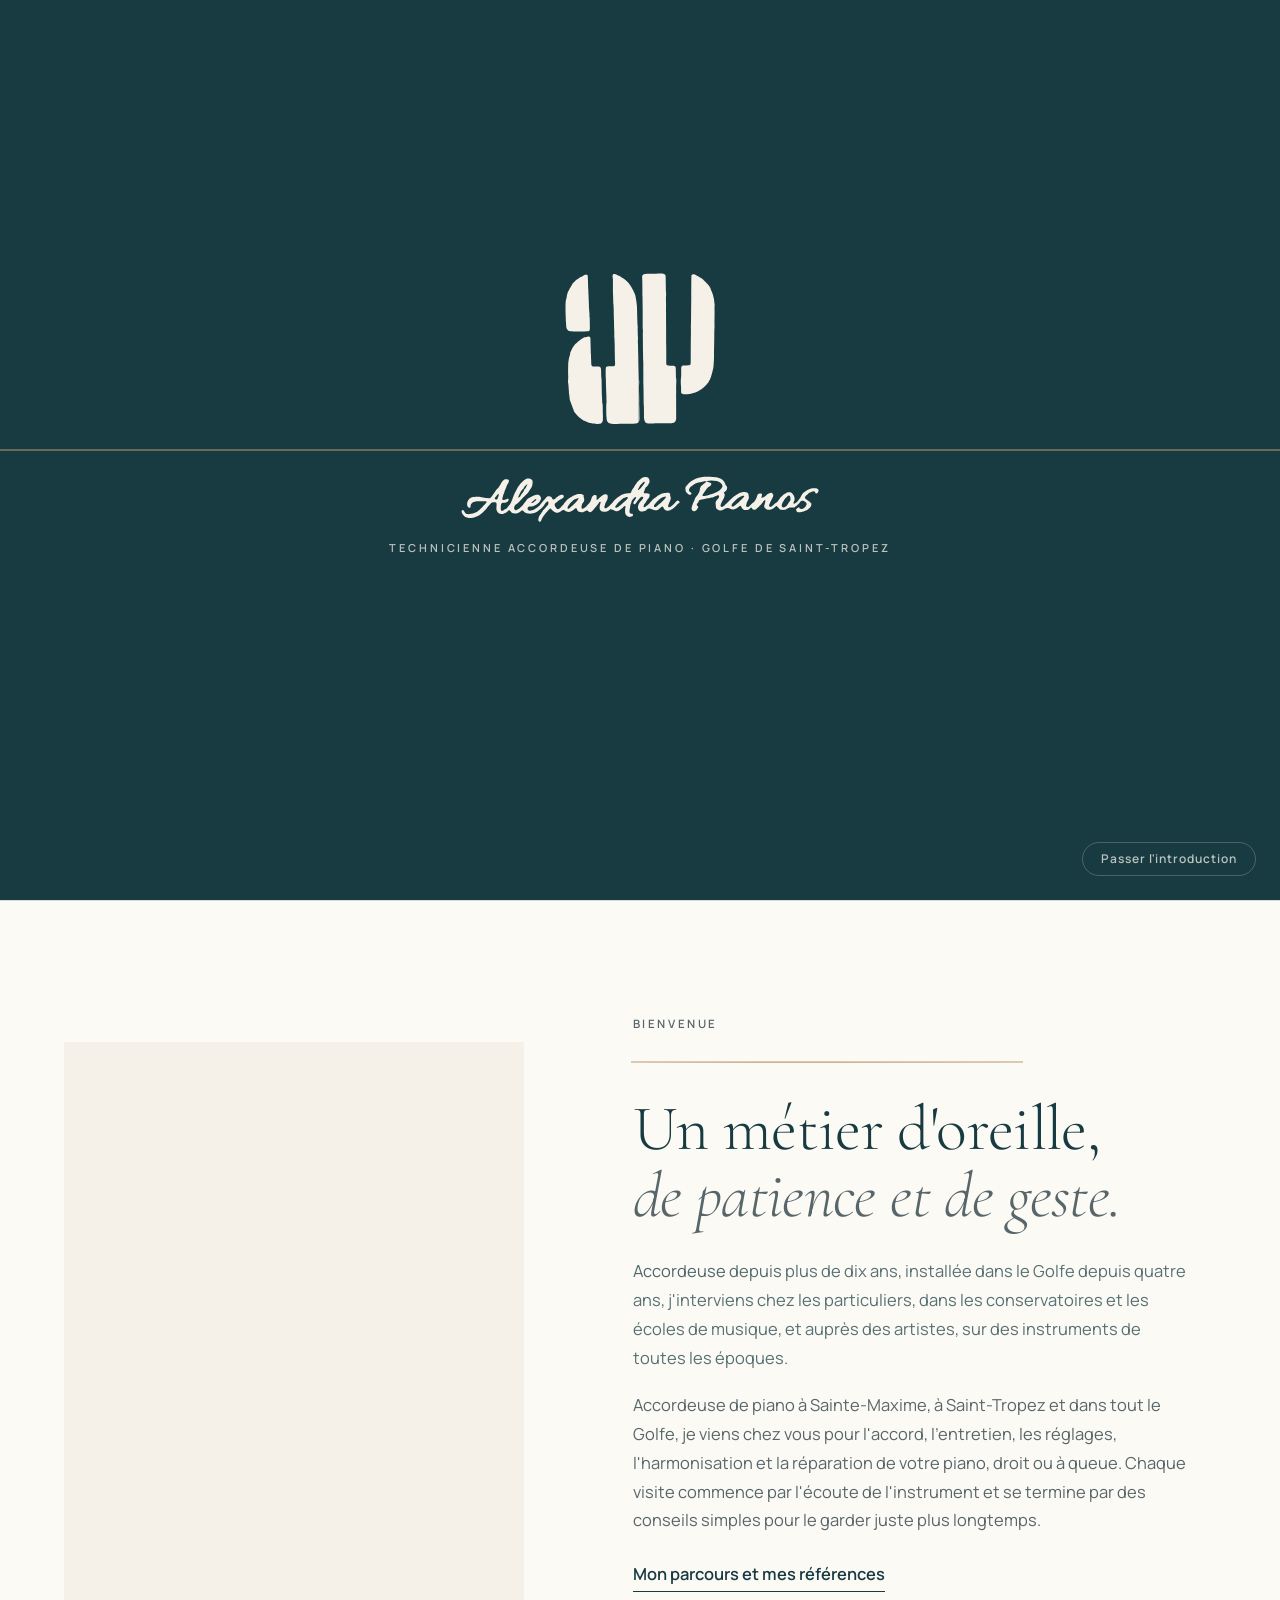
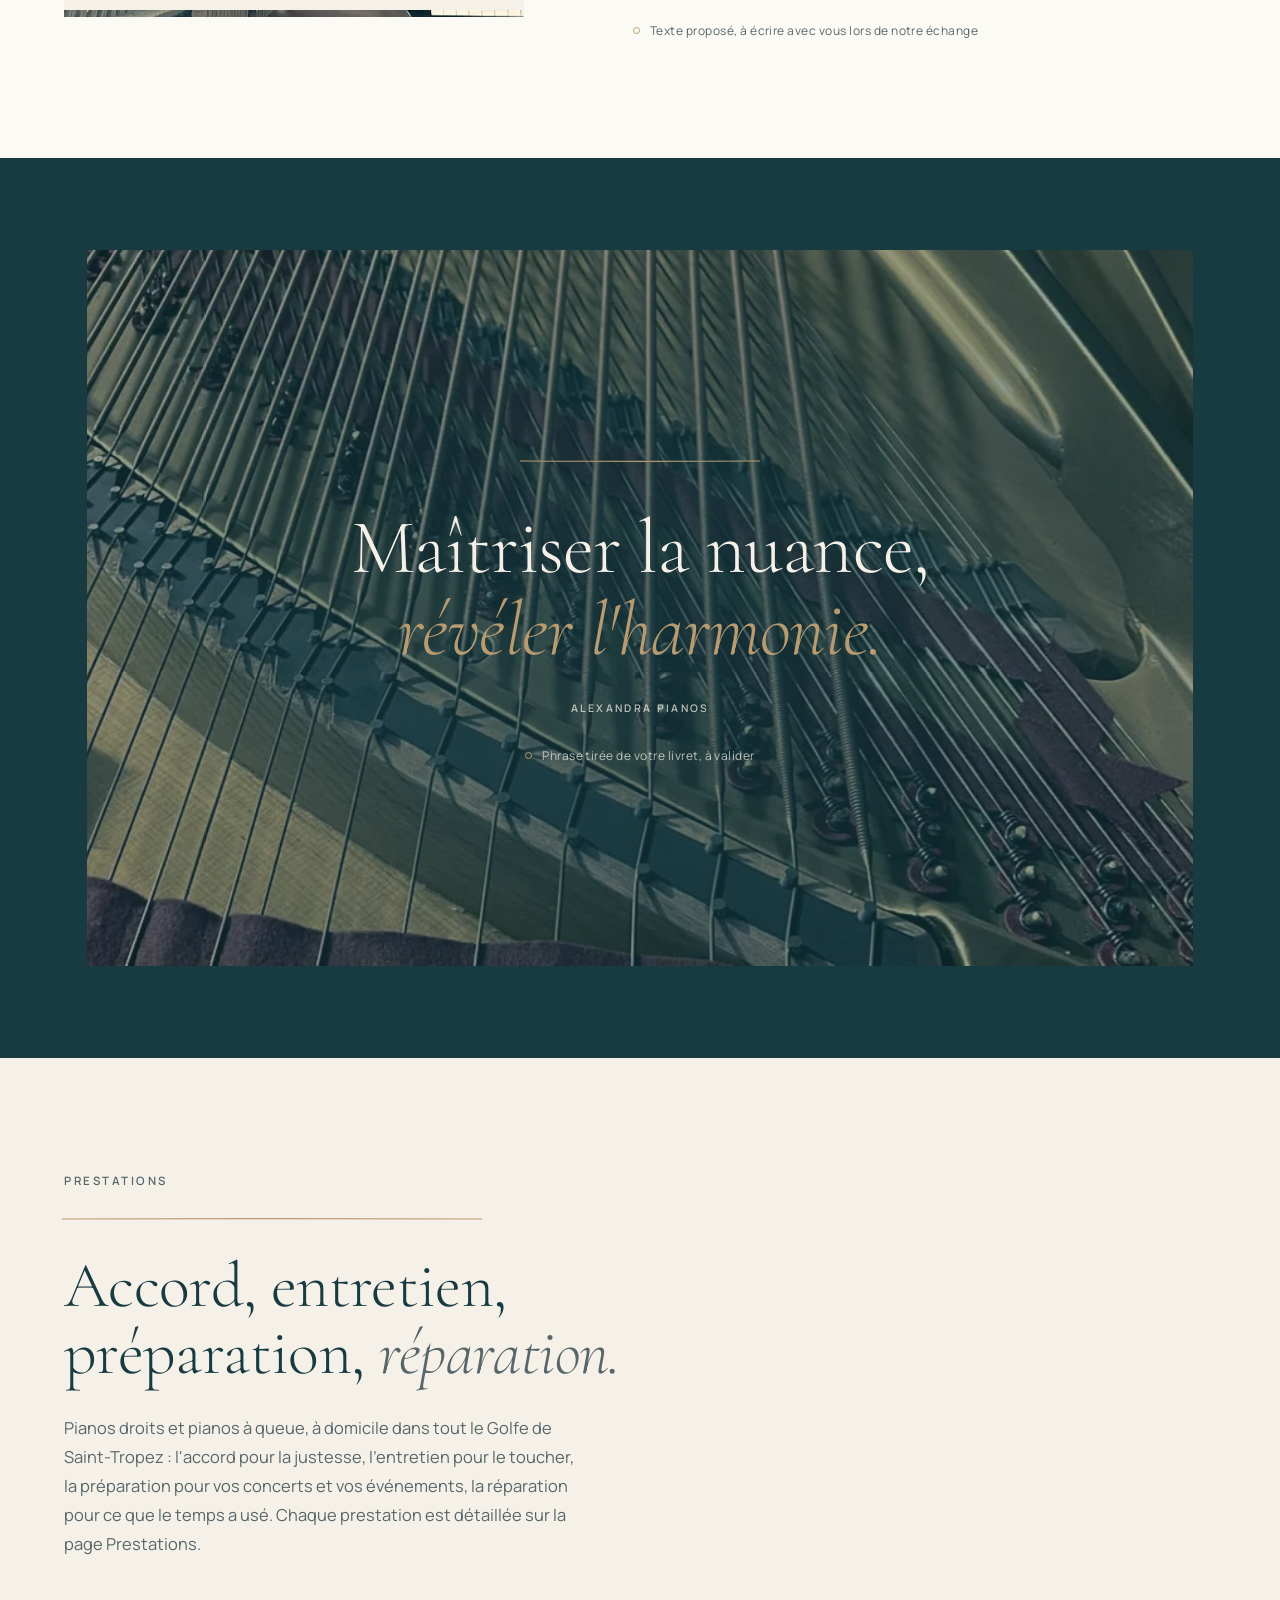
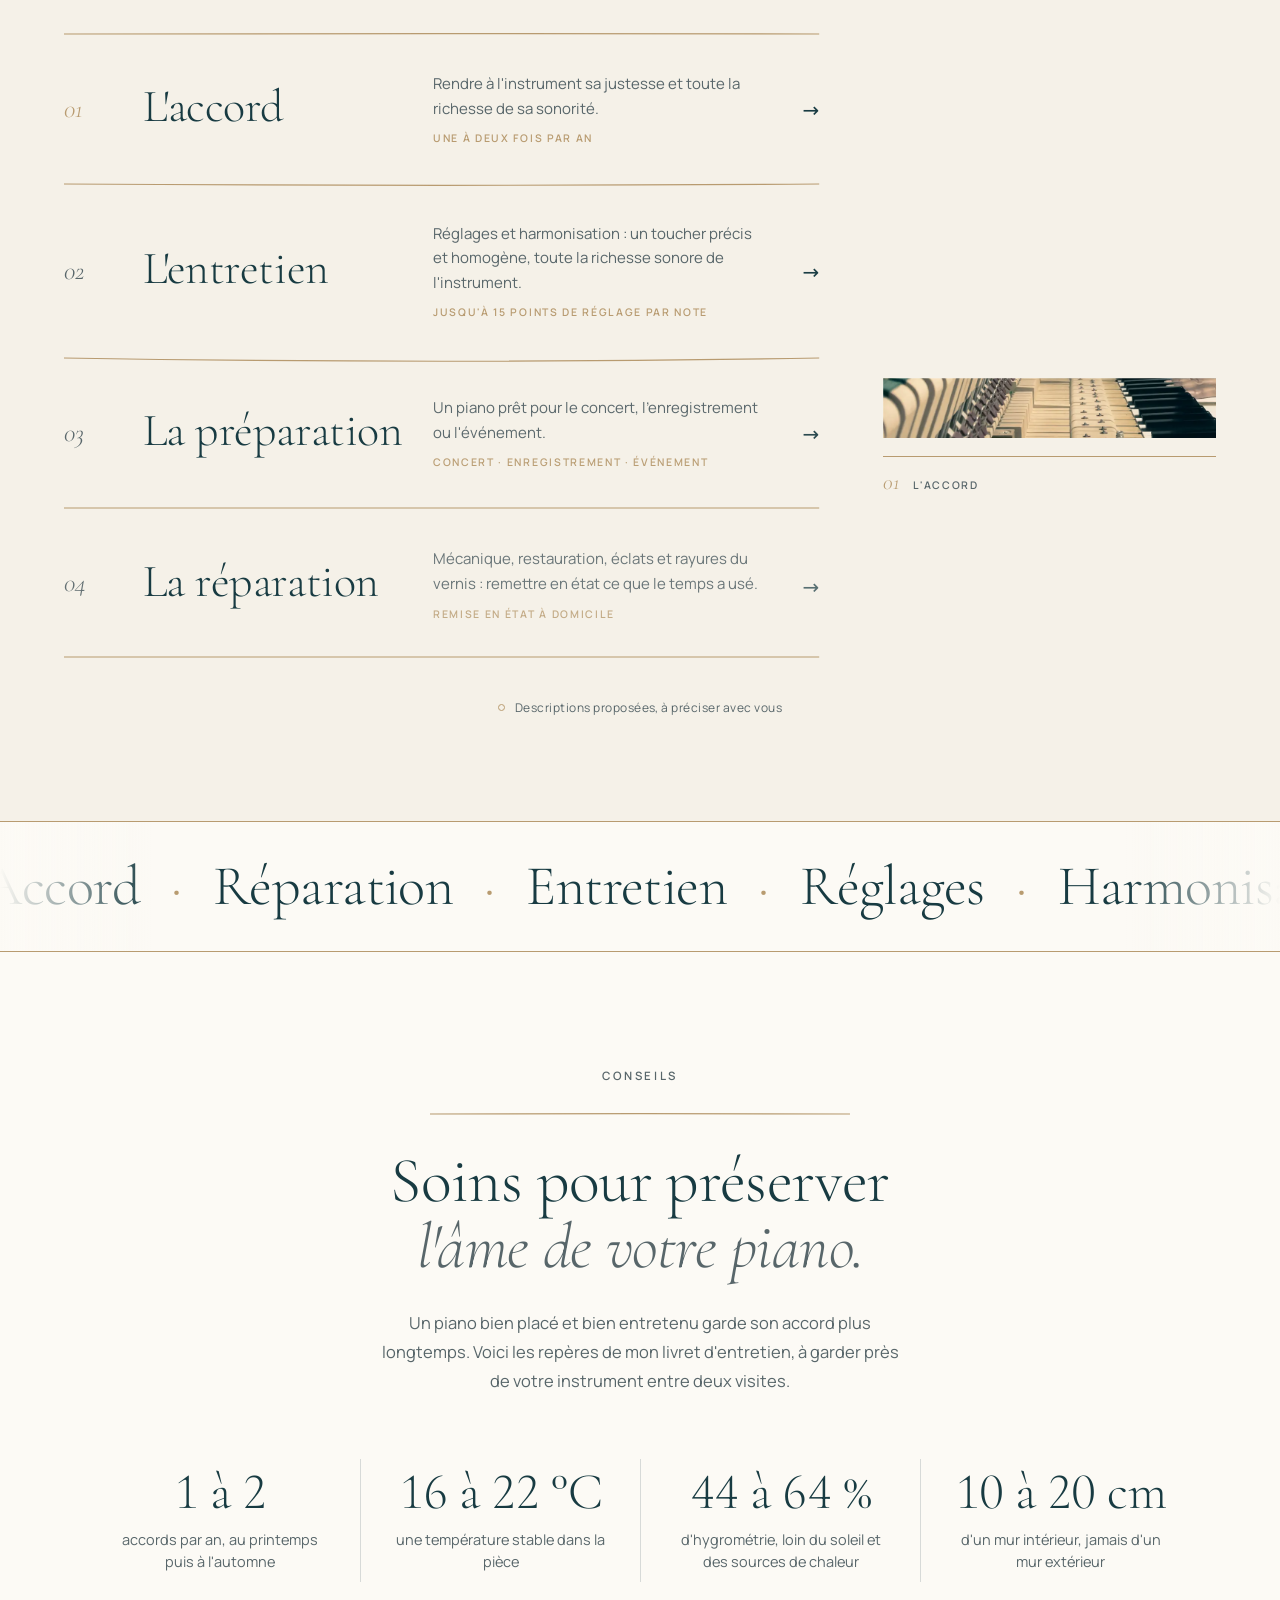
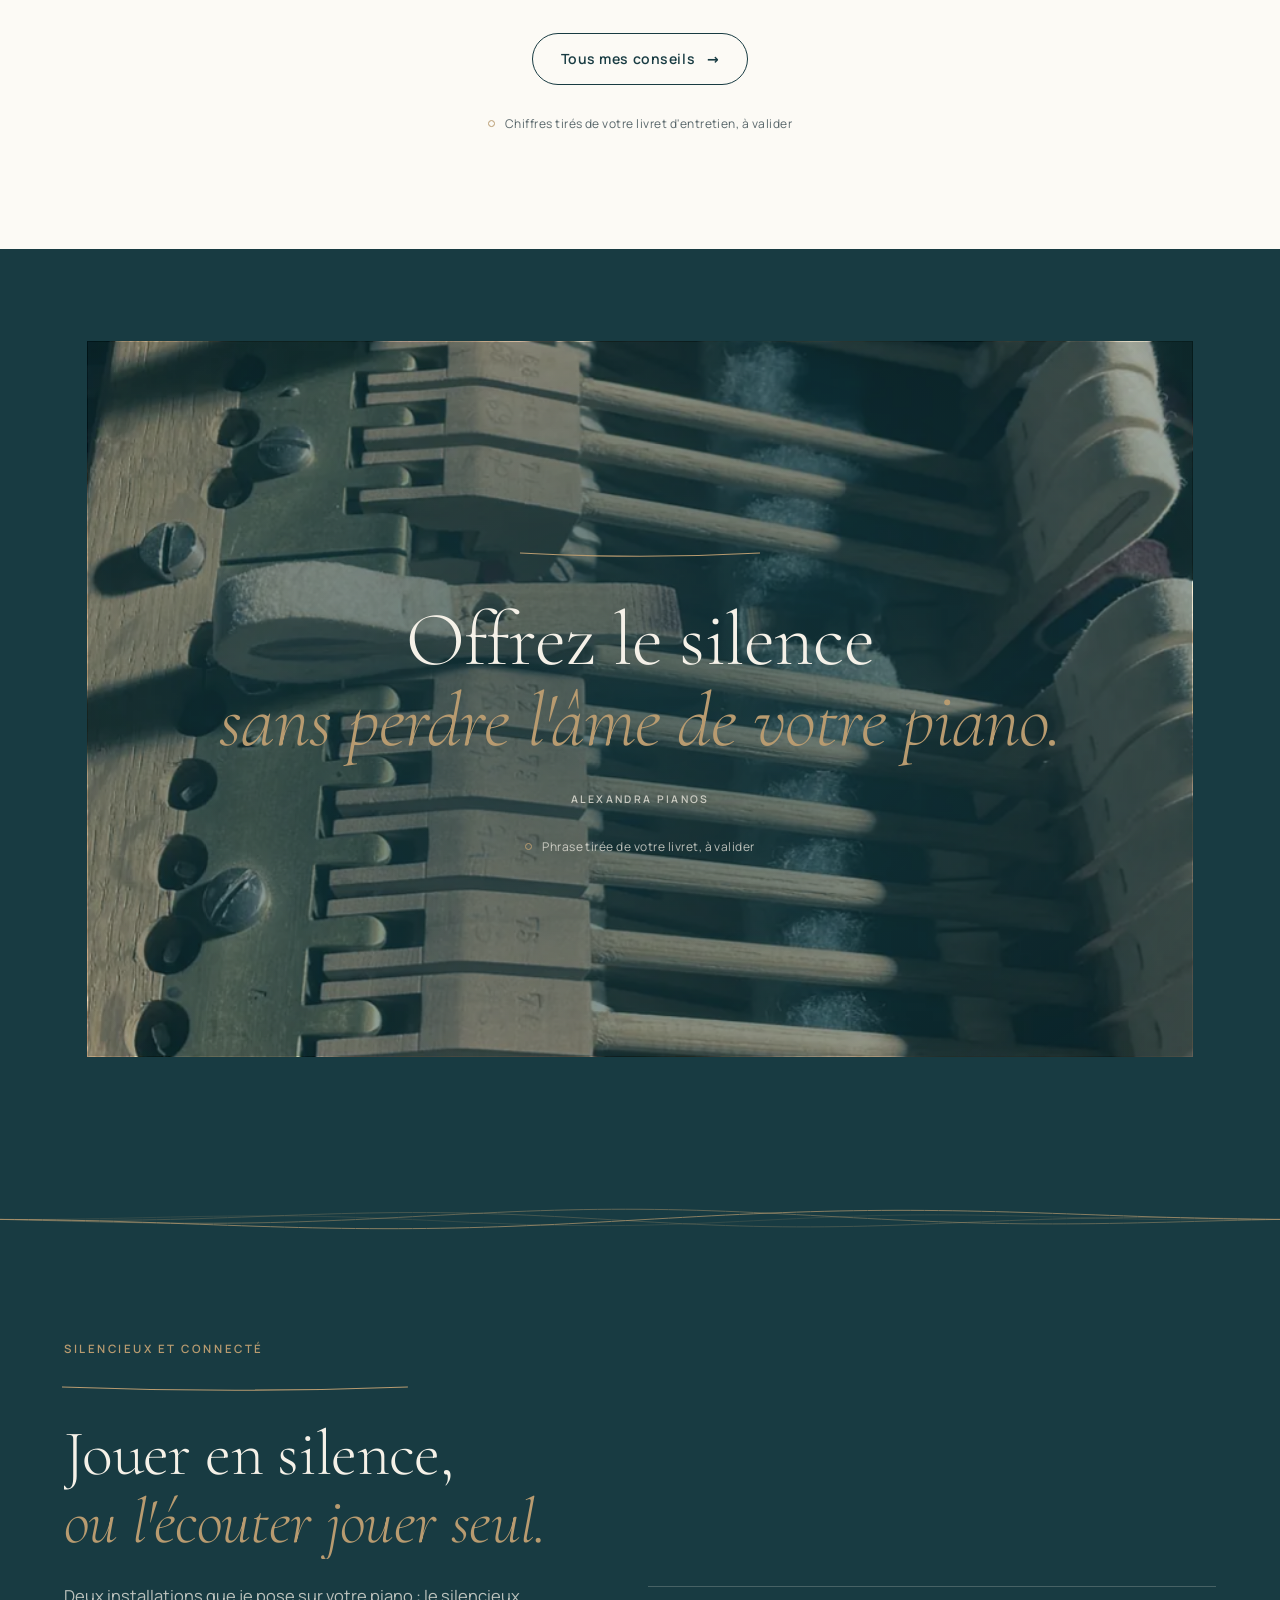
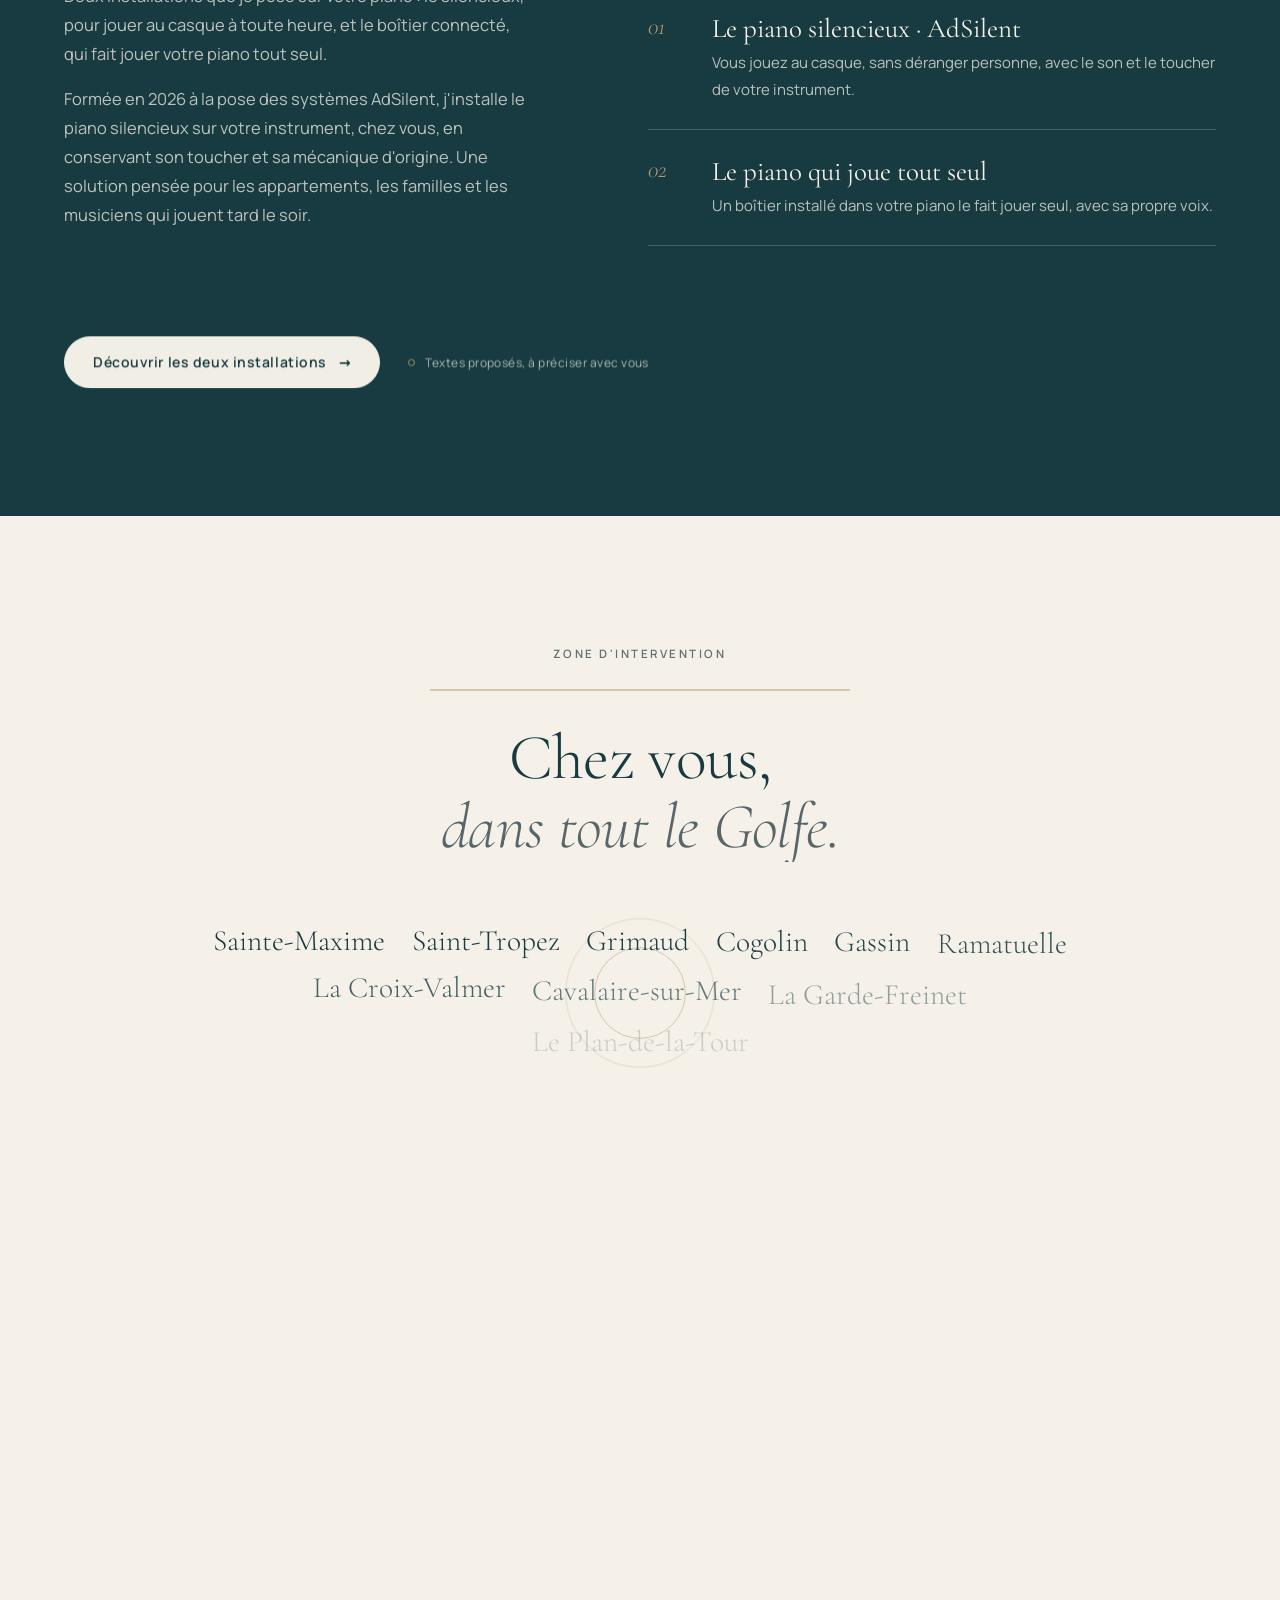
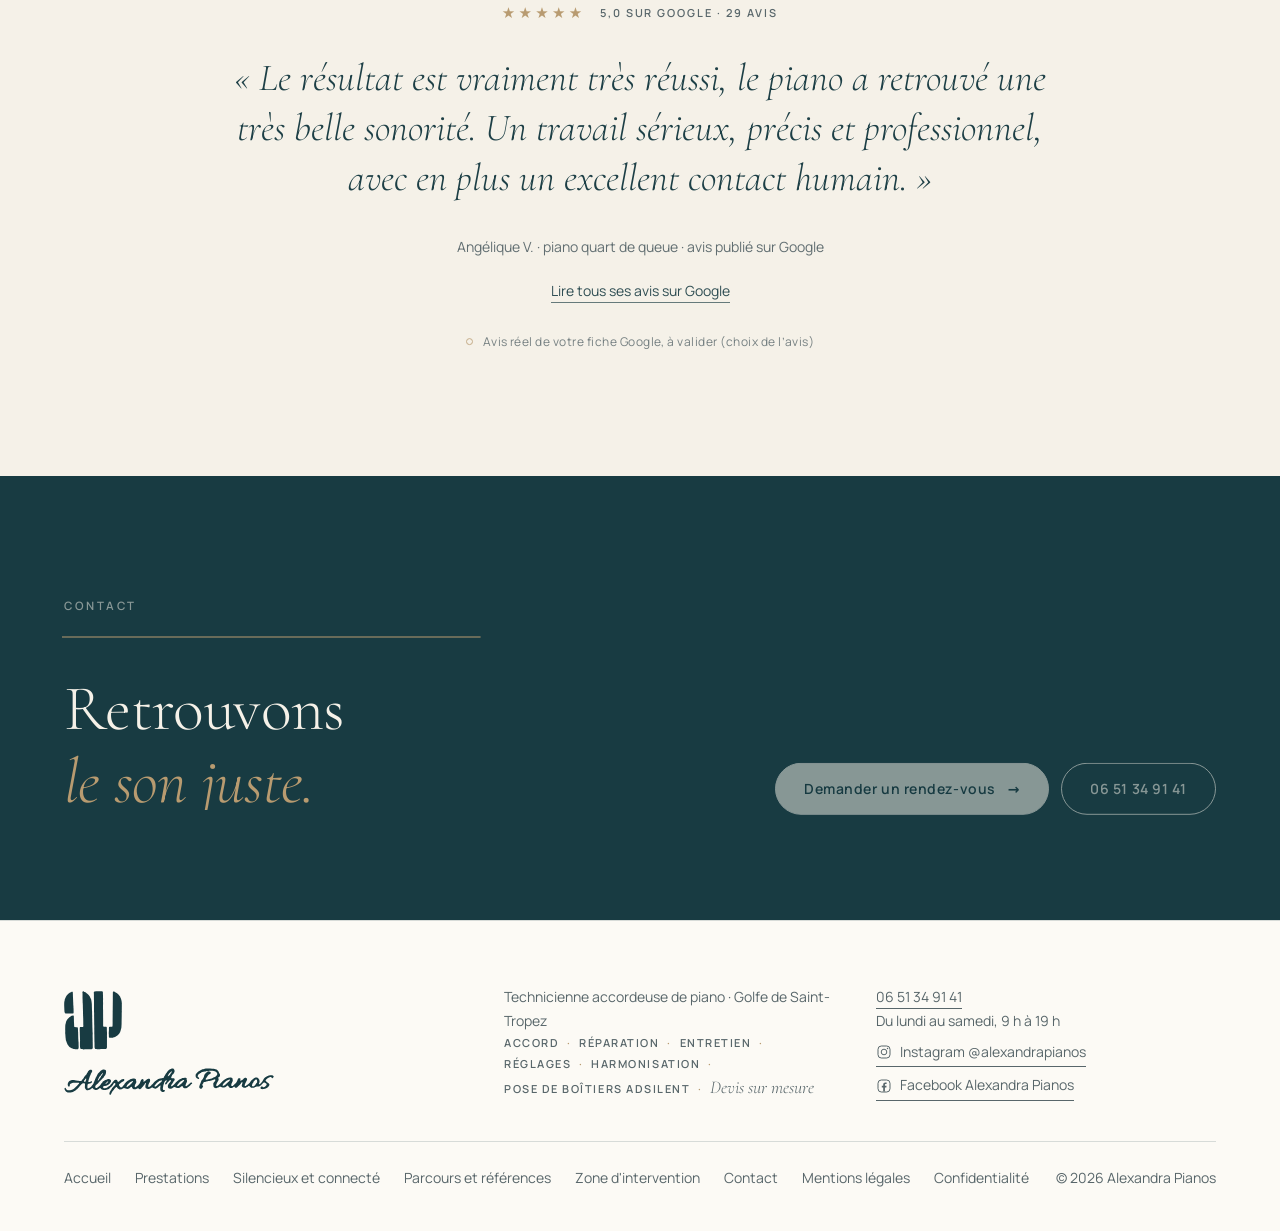
<file: index.html>
<!doctype html>
<html lang="fr" class="no-js" data-palette="petrol" data-typo="classique" data-page="accueil">
<head>
<meta charset="utf-8">
<meta name="viewport" content="width=device-width, initial-scale=1">
<meta name="robots" content="noindex, nofollow">
<title>Accordeuse de piano à Sainte-Maxime et Saint-Tropez · Alexandra Pianos</title>
<meta name="description" content="Accordeur de piano à domicile dans le Golfe de Saint-Tropez : accord, réparation, entretien, réglages, harmonisation, pose AdSilent. Devis sur mesure.">
<link rel="canonical" href="https://www.alexandrapianos.com/">
<meta property="og:type" content="website">
<meta property="og:locale" content="fr_FR">
<meta property="og:site_name" content="Alexandra Pianos">
<meta property="og:title" content="Accordeuse de piano à Sainte-Maxime et Saint-Tropez · Alexandra Pianos">
<meta property="og:description" content="Accordeur de piano à domicile dans le Golfe de Saint-Tropez : accord, réparation, entretien, réglages, harmonisation, pose AdSilent. Devis sur mesure.">
<meta property="og:url" content="https://www.alexandrapianos.com/">
<meta property="og:image" content="https://www.alexandrapianos.com/assets/img/accord-piano-a-queue.webp">
<meta name="theme-color" content="#183B42">
<link rel="icon" href="favicon.svg" type="image/svg+xml">
<link rel="preload" href="assets/fonts/CormorantGaramond-Light.woff2" as="font" type="font/woff2" crossorigin>
<link rel="preload" href="assets/fonts/manrope-400-normal.woff2" as="font" type="font/woff2" crossorigin>
<link rel="preload" href="assets/img/hero-piano.webp" as="image" media="(min-width: 761px)">
<link rel="preload" href="assets/img/hero-piano-mobile.webp" as="image" media="(max-width: 760px)">
<link rel="stylesheet" href="assets/css/style.css">
<script src="assets/js/early.js"></script>
<script type="application/ld+json">{"@context":"https://schema.org","@graph":[{"@type":"LocalBusiness","@id":"https://www.alexandrapianos.com/#entreprise","name":"Alexandra Pianos","description":"Technicienne accordeuse de piano à domicile dans le Golfe de Saint-Tropez (Var) : accord, réparation, entretien, réglages, harmonisation et préparation de pianos droits et de pianos à queue, pose de boîtiers AdSilent (piano silencieux) et de boîtiers connectés. Devis sur mesure.","url":"https://www.alexandrapianos.com/","telephone":"+33651349141","image":"https://www.alexandrapianos.com/assets/img/accord-piano-a-queue.webp","logo":"https://www.alexandrapianos.com/favicon.svg","founder":{"@type":"Person","name":"Alexandra Fourrière","jobTitle":"Technicienne accordeuse de piano"},"areaServed":[{"@type":"AdministrativeArea","name":"Golfe de Saint-Tropez"},{"@type":"City","name":"Sainte-Maxime"},{"@type":"City","name":"Saint-Tropez"},{"@type":"City","name":"Grimaud"},{"@type":"City","name":"Cogolin"},{"@type":"City","name":"Gassin"},{"@type":"City","name":"Ramatuelle"},{"@type":"City","name":"La Croix-Valmer"},{"@type":"City","name":"Cavalaire-sur-Mer"},{"@type":"City","name":"La Garde-Freinet"},{"@type":"City","name":"Le Plan-de-la-Tour"},{"@type":"City","name":"Le Rayol-Canadel-sur-Mer"},{"@type":"City","name":"Le Lavandou"},{"@type":"City","name":"Bormes-les-Mimosas"},{"@type":"City","name":"Hyères"},{"@type":"City","name":"Le Muy"},{"@type":"City","name":"Lorgues"},{"@type":"City","name":"Vidauban"},{"@type":"City","name":"Trans-en-Provence"},{"@type":"City","name":"Le Luc"},{"@type":"AdministrativeArea","name":"Var"}],"openingHoursSpecification":[{"@type":"OpeningHoursSpecification","dayOfWeek":["Monday","Tuesday","Wednesday","Thursday","Friday","Saturday"],"opens":"09:00","closes":"19:00"}],"knowsAbout":["Accord de piano","Réparation de piano","Entretien de piano","Réglage de piano","Harmonisation de piano","Préparation de piano pour concert","Piano silencieux AdSilent","Retouche du vernis de piano","Acoustique de la pièce","Piano droit","Piano à queue"],"hasOfferCatalog":{"@type":"OfferCatalog","name":"Savoir-faire","itemListElement":[{"@type":"Offer","itemOffered":{"@type":"Service","name":"Accord de piano"}},{"@type":"Offer","itemOffered":{"@type":"Service","name":"Réparation de piano"}},{"@type":"Offer","itemOffered":{"@type":"Service","name":"Entretien de piano"}},{"@type":"Offer","itemOffered":{"@type":"Service","name":"Réglages de piano"}},{"@type":"Offer","itemOffered":{"@type":"Service","name":"Harmonisation de piano"}},{"@type":"Offer","itemOffered":{"@type":"Service","name":"Pose de boîtiers AdSilent"}},{"@type":"Offer","itemOffered":{"@type":"Service","name":"Préparation de piano"}},{"@type":"Offer","itemOffered":{"@type":"Service","name":"Retouche des éclats et rayures du vernis à domicile"}},{"@type":"Offer","itemOffered":{"@type":"Service","name":"Panneaux acoustiques sur mesure"}},{"@type":"Offer","price":"22.50","priceCurrency":"EUR","itemOffered":{"@type":"Product","name":"Produit d'entretien pour pianos laqués polyester, flacon de 125 ml"}}]},"sameAs":["https://www.instagram.com/alexandrapianos/","https://www.facebook.com/alexandrapianos","https://www.golfe-saint-tropez-information.com/fr/services/facteur-et-ou-restaurateur-de-pianos/sainte-maxime/alexandra-pianos-7298688","https://cotedazurfrance.fr/offres/alexandra-pianos-sainte-maxime-fr-5462747/"]},{"@type":"WebSite","@id":"https://www.alexandrapianos.com/#site","url":"https://www.alexandrapianos.com/","name":"Alexandra Pianos","inLanguage":"fr-FR","publisher":{"@id":"https://www.alexandrapianos.com/#entreprise"}}]}</script>
</head>
<body>
<a class="aller-au-contenu" href="#contenu">Aller au contenu</a>
<svg class="defs" width="0" height="0" aria-hidden="true" focusable="false"><defs>
<path id="logo-mono" fill-rule="evenodd" d="M 942.9 32.5 C 942.2 33.2, 867.7 34.4, 842 34.1 C 828.2 33.9, 816.8 34.3, 812.5 35 C 808.6 35.6, 799.8 36.5, 792.9 36.9 C 778.4 37.7, 772.6 39.9, 765.2 47.1 C 758.5 53.8, 757.8 59.2, 759.8 88 C 760.6 99, 761 131, 761.1 174.5 C 761.1 212.4, 761.6 246, 762.1 249 C 762.6 252, 763.2 297, 763.6 349 C 764.7 532.6, 764.9 555.6, 765.9 561.5 C 766.4 565.3, 766.4 576.1, 765.8 590.5 C 765.3 603.1, 765.2 625.2, 765.5 639.5 C 766.3 668.9, 766.9 711.3, 767.5 795.3 C 767.7 832.2, 768.3 855.7, 769 860.3 C 769.8 865.1, 770.1 882, 770 910.5 C 769.9 934.1, 769.9 960.9, 770 970 C 770.1 979.1, 770.2 992.4, 770.2 999.5 C 769.9 1053.7, 770.2 1086.4, 771 1091.7 C 771.6 1095.2, 772.2 1131.4, 772.5 1172.7 C 772.9 1244.6, 774.1 1291.8, 775.6 1294.1 C 775.9 1294.7, 776.2 1319.8, 776.2 1349.9 L 776.2 1404.5 779 1418.4 C 780.9 1427.6, 782.7 1433.5, 784.3 1435.9 C 785.6 1437.9, 787.9 1441.4, 789.4 1443.8 C 792.5 1448.8, 796.1 1451.2, 804.9 1454.1 C 811.1 1456.2, 812.7 1456.3, 863.3 1456.1 C 891.8 1456, 915.6 1455.7, 916.1 1455.4 C 916.6 1455.2, 945.7 1454.7, 980.7 1454.4 C 1050.5 1453.9, 1050.9 1453.8, 1062.2 1447.8 C 1077.7 1439.6, 1083.7 1422.5, 1082 1392.1 C 1081.6 1385.8, 1081.6 1379, 1082 1377 C 1082.5 1374.2, 1082.3 1279, 1081.6 1190 C 1081.6 1181.5, 1081.8 1172.5, 1082.1 1170 C 1082.5 1167.5, 1082.4 1155.6, 1081.9 1143.5 C 1081.3 1128.7, 1081.3 1113.5, 1082.1 1097 C 1084.3 1049.3, 1084.3 1043.3, 1081.8 1027.2 C 1079.8 1013.9, 1079.6 1008.6, 1079.4 973 C 1079.3 925, 1078.7 920.4, 1072.6 914.5 C 1065.7 907.8, 1062.4 907.2, 1033.2 907.6 C 1013.1 907.9, 1007.2 907.7, 1004.5 906.6 C 1000.7 905, 991 897.6, 989.6 895.3 C 988.8 893.7, 988.6 878.6, 987.5 711 C 987.2 664.5, 986.8 616.1, 986.7 603.5 C 986.6 590.9, 986.6 570.8, 986.7 559 C 986.8 547.2, 986.6 517.9, 986.3 494 C 985.8 456.4, 985.7 352.3, 986.1 336 C 986.2 333, 985.9 321.3, 985.6 310 C 984.5 276.7, 984.6 251.2, 986 242.7 C 987.3 234.6, 986.9 220.1, 984.9 201 C 984.3 195.8, 983.7 162.3, 983.5 126.5 C 982.9 43.3, 983.1 44.7, 970.5 37.9 C 962.4 33.5, 945.2 30.1, 942.9 32.5 M 488.7 37.4 C 478.9 41.1, 474.8 55.9, 479.4 71.6 C 480.4 74.7, 481 81.6, 481.1 90.5 C 481.3 115.4, 481.4 137.3, 481.3 146.5 C 480.8 183.8, 480.9 201.3, 482 220 C 482.7 231.8, 483.5 258.6, 483.9 279.5 C 484.2 300.4, 484.8 318, 485.2 318.5 C 486.7 320.9, 488.3 345.3, 488.6 372.5 C 489.2 423.2, 489.9 452, 490.9 470.9 C 491.5 481.1, 492 503.8, 492.1 521.5 C 492.1 539.1, 492.7 555.8, 493.2 558.5 C 493.8 561.5, 494.2 579.5, 494.2 603 C 494.1 634.1, 494.4 644, 495.5 649.8 C 496.4 653.8, 496.7 658.7, 496.4 660.8 C 496.1 662.9, 496.3 672.9, 497 683.1 C 498.4 705.6, 498.9 728.4, 499.4 799 C 499.6 829, 500.3 859.8, 500.9 867.5 C 504.2 910.8, 502.7 912.4, 457 912.5 C 424.4 912.7, 417.5 915.2, 413.9 928.2 C 412.3 934, 411.7 1006.3, 413.1 1014.5 C 413.7 1017.8, 414.4 1034.2, 414.6 1051 C 414.8 1067.8, 415.2 1086.7, 415.4 1093 C 415.7 1099.3, 416.1 1113, 416.4 1123.5 C 416.7 1134, 417.6 1159.4, 418.5 1180 C 419.3 1200.6, 419.8 1220.1, 419.4 1223.4 C 419.1 1226.6, 419.4 1233.5, 420.1 1238.7 C 421.2 1247.1, 421.2 1249.5, 419.6 1258.9 C 416.7 1277.2, 417.5 1387.6, 420.7 1397.4 C 421.8 1400.9, 422.1 1404.2, 421.6 1409 C 420.2 1424, 429.6 1444.2, 441.9 1453 C 451.9 1460, 501.7 1465.4, 520.2 1461.4 C 527 1460, 578.1 1458.6, 609.5 1459.1 C 632.5 1459.5, 694.7 1457.3, 702 1455.9 C 712.7 1453.7, 717.6 1451.3, 723 1445.2 C 732.6 1434.4, 734.3 1426.6, 733.5 1395 C 733.2 1384.3, 732.8 1353.7, 732.5 1327 C 732.2 1300.3, 731.5 1276.2, 731 1273.5 C 730.3 1270.1, 730.3 1264.6, 730.9 1257 C 731.6 1249.7, 731.6 1239.2, 731 1228.1 C 730.5 1218.5, 730.3 1210.3, 730.6 1209.9 C 730.9 1209.4, 730.6 1194.5, 730 1176.8 C 728.4 1128.5, 728.4 1101.9, 730.2 1082 C 731.6 1066.8, 731.6 1063, 730.4 1053.5 C 727.6 1030.7, 727 1020.6, 726.5 989.5 C 726.2 971.9, 725.5 951.4, 725 944 C 724.5 936.6, 723.8 909.4, 723.4 883.5 C 722.8 838.2, 722.6 828, 721.4 797.5 C 720.2 765.1, 720.1 759.5, 720.1 738.8 C 720.2 726.8, 719.6 708, 718.9 697 C 717.9 681.3, 717.9 673.3, 718.8 659.8 C 719.7 645.4, 719.7 640.1, 718.4 628.5 C 717.6 620.8, 717 607.1, 717.1 598 C 717.1 588.9, 716.9 576.5, 716.5 570.5 C 716.2 564.5, 716.3 555.9, 716.7 551.4 C 717.3 546.1, 717.1 539.2, 716.3 531.4 C 714.1 509.7, 712.9 484, 711.9 434 C 711.4 406.8, 710.5 373.5, 710.1 360 C 709.3 337.4, 708.9 332.4, 706 315.5 C 705.5 312.2, 705 306.8, 705 303.5 C 705 300.1, 704.3 295, 703.5 292 C 702.7 289, 701.6 282.4, 701 277.5 C 700.5 272.6, 699.4 266.5, 698.5 264 C 697.6 261.5, 696.5 255.2, 696.1 250 C 695.3 240.7, 693.1 233.3, 689.1 226.4 C 688.1 224.7, 686.3 220.7, 685.1 217.4 C 683.9 214.2, 682 210, 680.9 208.1 C 679.8 206.2, 677.4 201, 675.6 196.4 C 673.7 191.9, 671 186.6, 669.6 184.7 C 668.2 182.8, 665.5 178, 663.7 173.9 C 659.6 164.4, 653.2 153.8, 646.8 145.2 C 644 141.5, 640.9 137.3, 640 135.8 C 639.1 134.2, 635.4 129.5, 631.9 125.3 C 613.7 103.4, 599.4 90.9, 574.4 75 C 569.6 72, 564.1 68.2, 562.1 66.7 C 556.7 62.4, 545.5 56, 538.7 53.4 C 535.4 52.1, 532 50.4, 531.1 49.6 C 530.2 48.8, 524.5 45.6, 518.5 42.5 C 506.1 36.1, 496.6 34.4, 488.7 37.4 M 1237.7 40.5 C 1233.6 41.9, 1229.5 45.2, 1227.7 48.5 C 1226.7 50.4, 1226.4 75.9, 1225.5 257 C 1225.3 292.5, 1224.9 336.1, 1224.5 354 C 1224.1 371.9, 1223.7 415.5, 1223.5 451 C 1223.3 486.5, 1222.7 518.1, 1222.2 521.2 C 1221.8 524.3, 1221.7 535.5, 1222 546.2 C 1222.7 565.9, 1222.4 611.3, 1221.4 659.5 C 1221 674.4, 1220.7 732.6, 1220.6 789 C 1220.5 901.3, 1220.9 893.5, 1214.1 898.9 C 1206.9 904.7, 1206 904.8, 1175.2 904.9 C 1143.1 905.1, 1142.9 905.1, 1136.2 912.4 C 1130 919.2, 1130.1 917.9, 1130 969.2 C 1129.9 1012.1, 1129.7 1017.3, 1127.9 1024.8 C 1125.7 1034.5, 1125.1 1083.6, 1127.1 1092 C 1128.5 1097.8, 1129.4 1120.4, 1129.1 1144.3 C 1128.9 1165.6, 1129.5 1168.1, 1135.8 1172.2 C 1142.7 1176.8, 1148 1178.3, 1156 1178.1 C 1195.1 1177.3, 1231.7 1173.2, 1240.8 1168.6 C 1242.3 1167.9, 1247.2 1166.5, 1251.6 1165.6 C 1259 1164.1, 1266.9 1161.1, 1286.2 1152.1 C 1289.9 1150.4, 1296.6 1146.6, 1301.2 1143.6 C 1305.8 1140.7, 1312.7 1136.7, 1316.5 1134.7 C 1320.3 1132.8, 1325.1 1129.5, 1327 1127.5 C 1328.9 1125.4, 1333 1121.9, 1336 1119.7 C 1346 1112.3, 1371 1087.8, 1375.5 1081 C 1377.8 1077.4, 1382 1072.2, 1384.7 1069.4 C 1388.1 1065.9, 1390.6 1062, 1392.4 1057.4 C 1394 1053.6, 1396.7 1048.4, 1398.5 1045.8 C 1403.4 1039, 1405.3 1034.9, 1410 1020.5 C 1412.3 1013.4, 1415.3 1004.4, 1416.6 1000.7 C 1417.9 996.9, 1419 993, 1419 991.8 C 1419 990.7, 1420.3 985.8, 1422 981.1 C 1423.6 976.3, 1425.6 968.8, 1426.5 964.4 C 1427.3 960.1, 1429.3 952, 1430.9 946.5 C 1434.5 934, 1437 919.5, 1437 911 C 1437 907.4, 1437.4 901.8, 1437.9 898.5 C 1439.8 887.7, 1441.8 836.1, 1441.5 808.5 C 1441.4 793.6, 1441.7 768.7, 1442.1 753 C 1443.2 715.8, 1443.9 674.4, 1444.3 611 C 1444.6 577.7, 1445.1 556.5, 1445.9 550.9 C 1446.7 545.3, 1446.9 537, 1446.6 527.4 C 1445.7 505.5, 1445.7 503.2, 1446.4 471.5 C 1447.2 438, 1447.2 366.1, 1446.3 361.2 C 1446 359.4, 1446.3 351.4, 1447 343.5 C 1448.2 330.9, 1448.1 328.1, 1446.7 320.3 C 1445.8 315.5, 1444.6 306.3, 1444.1 300 C 1442.4 280.7, 1439.3 262.6, 1436.4 255.3 C 1434.8 251.3, 1433.4 245.6, 1433.1 241.4 C 1432.7 237.4, 1431.8 233.3, 1430.8 231.8 C 1429.9 230.4, 1428.4 226.6, 1427.4 223.4 C 1425.7 217.5, 1423.3 211.6, 1415.4 193.9 C 1413 188.6, 1410.3 181.3, 1409.4 177.6 C 1408.3 173.3, 1405.9 168, 1402.4 162.5 C 1399.4 157.9, 1397 153.8, 1397 153.5 C 1397 152, 1390.2 143.2, 1383.4 136 C 1379.3 131.6, 1376 127.6, 1376 127 C 1376 125.8, 1339.3 88.9, 1332 82.9 C 1323.3 75.7, 1315.7 71, 1297.5 61.5 C 1288.2 56.6, 1278.5 51.4, 1276.1 49.8 C 1262.8 41.4, 1246.2 37.4, 1237.7 40.5 M 219.7 43 C 218.1 43.5, 216.3 44.3, 215.7 44.8 C 215 45.2, 210.9 47.2, 206.5 49 C 202.1 50.8, 195.5 54.3, 191.8 56.7 C 188.2 59.1, 180.9 63, 175.8 65.4 C 169.3 68.4, 163.5 72.1, 157.3 77.3 C 152.4 81.4, 145.6 86, 142.4 87.5 C 134.4 91.1, 97.8 128.1, 92.8 137.5 C 91.1 140.8, 88.7 144.8, 87.4 146.5 C 86.2 148.2, 83.5 152.9, 81.5 157 C 79.4 161.1, 76 167.1, 73.8 170.3 C 71.6 173.5, 69 178.5, 68.1 181.3 C 67.1 184.2, 64.7 189, 62.8 192 C 58 199.6, 50.3 216.8, 48.6 223.7 C 47.8 226.9, 46.2 232.1, 45.1 235.2 C 43.7 238.9, 43 243.4, 43 247.8 C 43 251.5, 42.4 256.8, 41.6 259.5 C 40.2 264.9, 37 276.8, 33.9 289.2 C 30.7 301.9, 29.7 382, 32.1 427 C 32.8 439.4, 33.5 458.1, 33.6 468.5 C 33.7 479.3, 34.3 489.7, 35 492.5 C 35.7 495.3, 36.3 505.6, 36.5 515.5 C 36.8 535.8, 40.3 553.3, 45.7 561.4 C 50.7 569.1, 60.2 577.8, 64 578.3 C 65.9 578.6, 70.9 579.4, 75 580.1 C 81.1 581.1, 125.5 582.4, 148 582.2 C 257.4 581.2, 251.4 581.5, 257.1 575.3 C 262.2 569.9, 262.2 569.6, 262.2 538.1 C 262.1 486.8, 261 450.2, 259.3 443.5 C 258.1 438.9, 258 434.5, 258.5 424.5 C 259 414.5, 258.8 409.8, 257.6 404.2 C 256.6 399.9, 256 391.9, 256 384.7 C 256 378, 255.3 368.7, 254.4 364 C 253.6 359.2, 253.2 353.3, 253.5 350.5 C 253.8 347.8, 253.4 330.2, 252.5 311.5 C 251.6 292.8, 250.7 269.2, 250.5 259 C 250.2 248.8, 249.7 237.1, 249.3 233 C 248.9 228.9, 248.6 219.9, 248.5 213 C 248.4 206.1, 247.8 193.1, 247 184 C 246.3 174.9, 245.6 158.5, 245.5 147.5 C 245.4 136.5, 244.8 115.3, 244.1 100.5 C 243.4 85.7, 242.7 69, 242.6 63.5 C 242.2 51.8, 240.5 46.9, 236.2 44.6 C 232.4 42.7, 223.4 41.8, 219.7 43 M 239.1 631.5 C 235.6 632.3, 230.6 633.6, 228 634.5 C 225.4 635.3, 219.8 636.5, 215.4 637 C 211.1 637.5, 206.3 638.3, 204.9 638.8 C 198.4 641.3, 157 670.8, 157 672.9 C 157 673.4, 152.4 677.4, 146.8 681.7 C 132 693.1, 119.9 705, 115.9 712.2 C 114 715.5, 109.7 721.4, 106.3 725.1 C 102.8 728.9, 100 732.4, 100 733.1 C 100 734.5, 91.2 752.1, 87.8 757.5 C 86.4 759.7, 84.3 764.2, 83.1 767.5 C 81.9 770.8, 79.8 775.8, 78.5 778.5 C 77.2 781.3, 75.6 787.1, 75 791.5 C 73.1 804.5, 70.3 816.4, 67.7 822.6 C 66.3 825.9, 64.9 830.3, 64.5 832.5 C 64.2 834.7, 63 840.8, 62 846 C 58.3 865, 56.6 880.8, 56.3 899.5 C 55.2 950.6, 55.2 988.4, 56.2 998.5 C 57 1007.2, 56.9 1015.5, 55.6 1038.1 C 53.9 1066.3, 53.9 1066.7, 55.8 1072.6 C 57.1 1076.3, 58.1 1082.6, 58.4 1089.5 C 59.1 1101.2, 61.5 1133.6, 62.9 1148.5 C 63.4 1153.5, 63.5 1160.2, 63.3 1163.5 C 63 1167.6, 63.7 1173.4, 65.6 1182 C 67.5 1190.7, 68.5 1199.3, 69 1210.5 C 69.8 1227.7, 72.2 1237, 80.9 1256.7 C 82.6 1260.6, 84 1264.9, 84 1266.2 C 84 1267.5, 86.3 1273.5, 89.1 1279.5 C 91.9 1285.5, 94.5 1293, 95 1296 C 95.4 1299.2, 98 1306.3, 101 1312.5 C 103.8 1318.5, 106.9 1327, 108 1331.3 C 110 1340, 114 1346.7, 122.6 1356 C 125.4 1359, 129.4 1364.2, 131.5 1367.5 C 133.5 1370.8, 137.8 1376.2, 140.9 1379.5 C 144.1 1382.8, 148 1387.1, 149.6 1389.1 C 154.4 1395.1, 164.1 1402.5, 181.3 1413.3 C 190.2 1419, 199.7 1425.3, 202.3 1427.3 C 205 1429.3, 207.6 1431, 208.1 1431 C 208.6 1431, 212.1 1432.4, 215.8 1434.1 C 219.5 1435.9, 225.2 1438.1, 228.5 1439.1 C 231.8 1440.1, 240.9 1443.4, 248.7 1446.4 C 256.5 1449.5, 264.5 1452, 266.4 1452 C 268.3 1452, 273.5 1453.1, 278 1454.6 C 301.1 1461.9, 348.1 1463, 367 1456.7 C 374.4 1454.2, 380.5 1446.8, 383.6 1436.5 C 386 1428.3, 387.2 1397, 385.9 1375.3 C 385.2 1364.9, 384.6 1338.6, 384.4 1316.7 C 384.2 1284.5, 383.9 1276.1, 382.6 1272.2 C 379.9 1263.7, 379 1255.8, 379 1239.8 C 379 1231, 378.4 1215.5, 377.6 1205.2 C 376.3 1188.4, 375.8 1171.3, 374.2 1091.5 C 374 1078.8, 373.9 1062.5, 374 1055.1 C 374.1 1046.8, 373.5 1038.2, 372.6 1032.6 C 370.7 1021.4, 368.9 986.5, 369.7 975 C 370.3 964.8, 367.5 932.2, 365.6 927.6 C 363.9 923.5, 359.1 919.8, 352.5 917.4 C 348.1 915.8, 344.1 915.5, 318.5 915.5 C 286 915.5, 285.6 915.4, 280.5 908 C 276.4 901.9, 275.8 899, 275.4 882.5 C 275.1 873.7, 274.5 856.7, 274 844.8 C 273.4 832.9, 273 818.3, 273 812.3 C 273 806.4, 272.6 798.8, 272.1 795.5 C 271.5 792.2, 270.4 756.6, 269.5 716.5 C 267.9 644.8, 267.8 643.4, 265.7 639.1 C 261.5 630.8, 253.4 628.5, 239.1 631.5"/>
<path id="logo-signature" fill-rule="evenodd" d="M 1907.5 110.6 C 1902.5 111.3, 1893.3 113.3, 1887 114.9 C 1880.7 116.6, 1874.5 118, 1873.2 118 C 1869.5 118, 1854.6 124.6, 1844.2 130.9 C 1838.9 134.1, 1832 137.9, 1828.9 139.4 C 1825.8 140.8, 1821.4 144, 1819.1 146.5 C 1816.9 148.9, 1812.6 152.7, 1809.6 154.9 C 1806.7 157.1, 1802.9 161.1, 1801.2 163.9 C 1799.5 166.6, 1796.5 170.3, 1794.4 172.2 C 1786.6 179.3, 1783.9 189.1, 1785.9 203.3 C 1787.2 212.3, 1788.1 214.3, 1794.7 222.5 C 1801.5 230.8, 1811 237, 1817.2 237 C 1822.2 237, 1827.3 233.8, 1828.5 229.9 C 1829.5 226.9, 1824.9 220.6, 1819.6 217.5 C 1813 213.7, 1809.2 205.7, 1811 199.7 C 1813.5 191.4, 1819.5 182.6, 1826 177.9 C 1829.4 175.5, 1833.8 172.2, 1835.8 170.7 C 1837.8 169.1, 1841.3 166.9, 1843.5 165.8 C 1845.7 164.6, 1849.1 162.5, 1851 161 C 1857.4 156, 1869.3 152.5, 1898 147.4 C 1903.2 146.5, 1909.8 144.9, 1912.5 143.9 C 1922.3 140.4, 1925.6 139.9, 1930.4 141.1 C 1934.2 142, 1935.7 141.9, 1940.7 140.2 C 1957 134.5, 1980.2 134.5, 2007.5 140.3 C 2021.1 143.2, 2032.2 149.1, 2041.1 158.3 C 2046.4 163.7, 2048.1 167.8, 2048.3 175.4 C 2048.4 180.9, 2048.1 182.1, 2044.5 187.8 C 2037.9 198.6, 2022.1 212.1, 2009.5 217.7 C 2005.7 219.5, 1998 223, 1992.5 225.5 C 1978.7 231.9, 1955 239.6, 1946.5 240.5 C 1942.7 240.9, 1935.5 242.5, 1930.6 244.1 C 1908.5 251.3, 1899.8 244.4, 1912.3 229.6 C 1914.7 226.8, 1919.7 220, 1923.3 214.5 C 1939.5 190.2, 1943.4 185.7, 1953 180.5 C 1965.3 173.7, 1968.3 170.5, 1968.8 163.2 C 1969.1 159, 1968.8 156.5, 1967.9 155.4 C 1965.9 153, 1957.6 149.1, 1951.8 147.9 C 1948.9 147.3, 1944.1 146, 1941.1 144.9 C 1935.1 142.7, 1932.7 143.4, 1929.4 148.6 C 1928.4 150, 1924.9 153, 1921.6 155.2 C 1918.2 157.4, 1913.4 161.3, 1910.9 163.9 C 1908.4 166.4, 1904.2 170.2, 1901.7 172.3 C 1893.6 178.9, 1888.5 190.2, 1887.4 204.2 C 1886.8 210.9, 1886.2 213, 1883.5 216.9 C 1881.8 219.4, 1879.6 223.5, 1878.6 226 C 1875.3 234.3, 1871 240.8, 1864.4 247.1 C 1857.1 254.2, 1854.6 258.8, 1849.8 274 C 1848.2 279.2, 1845 286.8, 1842.8 290.9 C 1839.3 297.3, 1836.6 305.3, 1830.4 327 C 1826.1 341.8, 1833 353.7, 1846.4 354.8 C 1855.7 355.6, 1864.2 349.7, 1869.1 339.4 C 1870.8 335.9, 1872.5 333, 1873 333 C 1873.4 333, 1874.5 331.4, 1875.5 329.4 C 1877.7 324.8, 1876.5 321.7, 1870.4 316 C 1868 313.8, 1866 311.1, 1866 310.2 C 1866 305.3, 1868.6 300.1, 1873.5 295 C 1878.8 289.4, 1879.4 288.3, 1880.4 281.9 C 1881.3 276.5, 1883.7 275, 1893.7 273.5 C 1898.5 272.7, 1904.8 271.2, 1907.6 270.1 C 1910.4 269, 1916.2 267.7, 1920.6 267.1 C 1924.9 266.5, 1931 265.3, 1934 264.5 C 1937 263.7, 1941.5 263, 1943.9 263 C 1948 263, 1977.4 256.5, 1986.5 253.5 C 1988.7 252.8, 1995.9 249.7, 2002.5 246.6 C 2009.1 243.5, 2015.9 241, 2017.6 241 C 2027.5 241, 2027.1 257.4, 2017 266.3 C 2007.6 274.5, 1999.7 287.6, 1999.6 295 C 1999.6 299.2, 2002.5 326.8, 2003.6 331.7 C 2005 338.4, 2020.8 348.3, 2032.1 349.6 C 2037.5 350.2, 2038.4 350, 2048.8 345.1 C 2054.9 342.3, 2060.2 340, 2060.7 340 C 2061.2 340, 2063.2 338.8, 2065.3 337.4 C 2067.4 336, 2072.3 333.7, 2076.2 332.4 C 2084.1 329.6, 2090.4 330.2, 2095.4 334.1 C 2099.5 337.3, 2105.1 339.3, 2112 340.1 C 2115.6 340.5, 2120.6 341.2, 2123.2 341.5 C 2131.9 342.8, 2148.9 336.2, 2156.9 328.3 C 2159.3 325.9, 2161.6 324, 2162.1 324 C 2162.5 324, 2165.2 322, 2168 319.5 C 2176 312.4, 2178.1 313.3, 2184.3 326.3 C 2188.2 334.6, 2189.3 336.1, 2195.6 341 C 2202.5 346.5, 2202.5 346.5, 2214 346.5 C 2228.9 346.5, 2235.8 343.6, 2245.2 333.5 C 2252.1 326.2, 2254.1 325.5, 2256.1 330.2 C 2257.8 334.3, 2263.5 340.7, 2267.1 342.6 C 2268.7 343.4, 2272.5 344, 2275.8 344 C 2284 344, 2286.7 342, 2312 316.9 C 2329.9 299, 2334.1 294.4, 2337 288.8 C 2340.8 281.3, 2346.9 274, 2349.3 274 C 2351.9 274, 2354 276.9, 2354 280.5 C 2354 284.5, 2350.8 298.4, 2348 306.2 C 2343 320.5, 2344.3 326.3, 2354.5 335.8 C 2362.1 342.9, 2366.8 344.5, 2379.6 344.4 C 2388.3 344.3, 2389.2 344.1, 2398.7 339.7 C 2404.1 337.1, 2409.2 335, 2410 335 C 2410.7 335, 2413.6 332.9, 2416.5 330.3 C 2426.2 321.3, 2430.1 318, 2430.9 318 C 2434.8 318, 2438.6 321.1, 2446.1 330.2 C 2456.3 342.7, 2458.7 343.9, 2473.8 344.7 C 2487.7 345.4, 2497.4 343.4, 2504.6 338.5 C 2507.4 336.6, 2510 335, 2510.4 335 C 2510.9 335, 2514.7 333.4, 2519 331.5 C 2526.7 328, 2526.7 328, 2542.1 328.3 C 2558.8 328.5, 2561.6 327.8, 2565.7 322.7 C 2566.7 321.3, 2570.5 318.5, 2574 316.4 C 2578.2 313.9, 2581.9 310.5, 2584.8 306.8 C 2587.1 303.6, 2590.5 300.3, 2592.1 299.3 C 2593.8 298.3, 2596.5 295, 2598.2 291.8 C 2604.1 280.7, 2615.7 276.7, 2627.2 281.7 C 2650.2 291.9, 2653.5 306.8, 2636.6 323.5 C 2624.2 335.8, 2614 340.3, 2604.7 337.6 C 2598.6 335.8, 2596.3 333.8, 2595.8 329.5 C 2595.3 325, 2592.2 325.1, 2585.2 329.9 C 2575.7 336.3, 2572 340.2, 2572 343.9 C 2572 349.4, 2575.5 355.5, 2581 359.3 C 2584.2 361.6, 2601.6 361.7, 2608.1 359.5 C 2610.5 358.7, 2617.8 356.9, 2624.4 355.5 C 2642.8 351.7, 2655.4 344.8, 2667.6 331.8 C 2679.2 319.3, 2683.3 307.7, 2679.1 298.5 C 2676 291.6, 2663.7 280.7, 2653.4 275.8 C 2646.5 272.5, 2636.3 263.9, 2634.9 260.2 C 2632.6 254.1, 2639.8 243.7, 2652.3 235.1 C 2654.9 233.4, 2657 231.5, 2657 231.1 C 2657 229.5, 2669.6 222.1, 2676.5 219.6 C 2680.3 218.2, 2686.9 215.9, 2691 214.4 C 2701.4 210.6, 2703.3 211.2, 2707 219.4 C 2710.1 226.3, 2711.3 227.5, 2715.1 228.5 C 2723.1 230.5, 2736.1 211.7, 2732.1 204.2 C 2730.8 201.8, 2719.9 193.3, 2716.2 191.8 C 2714.7 191.2, 2707.2 190.7, 2699.5 190.6 C 2685.5 190.5, 2685.5 190.5, 2673.5 194.8 C 2659.8 199.6, 2645.8 207.1, 2631.8 217.1 C 2619.9 225.6, 2615 231.1, 2609.9 242 C 2602.7 257.2, 2600.5 261.1, 2597.5 264.4 C 2595.8 266.3, 2592.3 271, 2589.5 274.9 C 2581.3 286.7, 2579.9 288.1, 2570.6 294.2 C 2561 300.5, 2557.6 301.9, 2555.1 300.3 C 2552.2 298.5, 2552.7 293.9, 2556.8 285.4 C 2562 274.8, 2562.3 273.1, 2561 261 C 2559.9 249.8, 2558.1 245.5, 2551.3 237.5 C 2549.4 235.3, 2546.4 231.5, 2544.7 229 C 2539.9 222.2, 2534.7 220, 2522.5 219.8 C 2513.3 219.5, 2511.9 219.8, 2505.5 222.6 C 2492 228.4, 2466.1 249.1, 2458.7 259.9 C 2457 262.4, 2453.9 266.5, 2451.9 269 C 2449.8 271.5, 2446.6 276.2, 2444.8 279.4 C 2441.9 284.6, 2439.9 286.5, 2429.5 293.9 C 2422.9 298.6, 2413.2 306.5, 2408 311.6 C 2402.8 316.6, 2397.5 321.2, 2396.3 321.9 C 2392.4 323.9, 2386.5 323.3, 2383.1 320.4 C 2378.9 316.9, 2379 312.6, 2383.4 303.5 C 2385.2 299.7, 2387.9 293.1, 2389.4 289 C 2390.8 284.9, 2393.6 278.8, 2395.5 275.5 C 2406.4 256.8, 2411.8 242.9, 2410 237.6 C 2408.8 234, 2399.6 224.5, 2396.2 223.5 C 2388.6 221.3, 2373.6 228.3, 2361.9 239.5 C 2357.1 244.1, 2351.9 248.5, 2350.2 249.4 C 2348.5 250.3, 2345.4 252.1, 2343.4 253.5 C 2338.7 256.7, 2327 260.4, 2325.7 259.1 C 2325.1 258.5, 2325.7 255.1, 2327.4 249.7 C 2331.8 235.5, 2330.4 228.1, 2323.3 227.9 C 2310.4 227.5, 2303.3 229.4, 2300.1 233.9 C 2299.1 235.3, 2296.4 242.1, 2294 249 C 2286.2 271.9, 2277.4 285.3, 2263 295.9 C 2261.1 297.3, 2254.5 303.6, 2248.5 309.9 C 2235.9 322.9, 2233.5 324.4, 2227.2 323.7 C 2218.8 322.8, 2214.4 317.2, 2217.3 310.9 C 2219.4 306.3, 2221 300.2, 2221 296.4 C 2221 294.8, 2222.3 291.4, 2223.8 288.9 C 2225.3 286.5, 2227.2 282.5, 2227.9 280 C 2228.6 277.5, 2230.3 274, 2231.6 272.3 C 2236.5 265.9, 2237.1 263, 2236.1 251.8 C 2235.6 246.1, 2234.7 240.2, 2234.1 238.7 C 2233.5 237.1, 2233 234.2, 2233 232.1 C 2233 224.7, 2227.9 221.3, 2213.8 219 C 2199.1 216.6, 2177.7 220.7, 2164.5 228.5 C 2162.3 229.8, 2157.8 232.3, 2154.5 234.1 C 2148.3 237.4, 2139.5 243.1, 2130 250 C 2124.5 254.1, 2096.2 280.9, 2075.5 301.8 C 2069.4 307.9, 2063.9 313, 2063.3 313 C 2062.7 313, 2059.9 315, 2057 317.4 C 2048.2 324.9, 2040.5 325.7, 2036.4 319.5 C 2034.9 317.2, 2034.8 316.1, 2035.8 310.6 C 2037.4 301.9, 2047.2 280.7, 2056.3 266.2 C 2060.7 259.2, 2065 245.9, 2065 239.4 C 2065 236.5, 2063.9 233, 2061.5 228.4 C 2059.6 224.7, 2058 221.4, 2058 220.9 C 2058 220.5, 2061.6 218, 2066 215.4 C 2076.2 209.3, 2079.8 204.3, 2081.3 193.7 C 2082.6 184.5, 2082.2 182.9, 2075.7 173.9 C 2072.8 169.8, 2069.3 163.6, 2068.1 160 C 2063.8 147.8, 2060.2 142.4, 2050.1 132.8 C 2040.1 123.3, 2035.5 120.6, 2028 119.4 C 2025.5 119.1, 2020.6 117.5, 2017 116 C 2003.5 110.2, 1933.4 106.7, 1907.5 110.6 M 1490 112.5 C 1478.4 114.9, 1476.1 116.3, 1458.6 132.5 C 1453.5 137.2, 1448.3 141.8, 1447.2 142.6 C 1446 143.4, 1441.8 148.9, 1437.9 154.8 C 1433.9 160.7, 1429.7 166.7, 1428.4 168.2 C 1427.2 169.7, 1424.6 174.2, 1422.6 178.2 C 1420.7 182.2, 1416.9 188.2, 1414.2 191.5 C 1409.4 197.4, 1401 212.1, 1401 214.6 C 1401 215.3, 1400.3 217.5, 1399.3 219.4 C 1397 224.4, 1392.5 225.9, 1376.2 227 C 1360.3 228.1, 1346.8 231.5, 1333 238.1 C 1318.3 245.2, 1285.5 270.6, 1276.2 282.2 C 1273.9 285.1, 1269.6 290.5, 1266.7 294.1 C 1263.9 297.8, 1259.2 302.6, 1256.4 304.8 C 1253.5 307, 1250.2 310.3, 1249 312 C 1247 314.8, 1234.6 324.6, 1224.5 331.3 C 1219.7 334.5, 1214.1 334.9, 1211.6 332.1 C 1208.7 328.9, 1208.6 324, 1211.3 314.9 C 1212.6 310.3, 1214.2 304.7, 1214.8 302.5 C 1215.4 300.3, 1217.4 296, 1219.2 293 C 1221.1 290, 1223.2 285.9, 1223.9 284 C 1224.7 282.1, 1226.9 277.7, 1228.8 274.2 C 1231.8 268.7, 1232.3 266.6, 1233 257.6 C 1234.5 238.8, 1230.6 233, 1216.4 233 C 1207.5 233, 1202 235.8, 1189 247 C 1185.4 250.1, 1180.8 253.8, 1178.7 255.2 C 1176.5 256.6, 1172.6 260.2, 1170 263.2 C 1164.6 269.2, 1157.3 273.7, 1154.6 272.7 C 1153.1 272.1, 1153 271.3, 1153.7 267.7 C 1154.1 265.4, 1154.5 259.4, 1154.5 254.4 C 1154.5 243.5, 1153.5 241.9, 1145.4 239.3 C 1138.7 237.2, 1132.8 239.1, 1126.5 245.4 C 1122.2 249.8, 1122 250.1, 1117 265.5 C 1111.9 281.1, 1108.8 288, 1103.8 294.7 C 1097.4 303.4, 1084.1 317.7, 1080.2 320.2 C 1078.4 321.3, 1073.1 325.5, 1068.4 329.5 C 1059.7 336.9, 1055.9 338.7, 1051.6 337 C 1046.9 335.3, 1046.1 332.5, 1047.1 322.5 C 1048.5 309.2, 1051.8 301, 1059.7 291.3 C 1065.3 284.3, 1066.3 280.8, 1065.8 269.9 C 1065.4 262.1, 1064.9 259.5, 1063 256.5 C 1061 253.2, 1060.8 252.4, 1061.8 249.6 C 1063.6 244.8, 1063.3 243.4, 1059.9 239.5 C 1053.3 232, 1042.4 229.8, 1025.9 232.5 C 1012.1 234.7, 989.7 242.3, 984.5 246.5 C 982.3 248.2, 977.4 251.6, 973.5 253.9 C 958.4 262.9, 940 276.1, 940 278 C 940 278.5, 936.7 282.5, 932.7 286.8 C 928.6 291.1, 923.6 297.7, 921.5 301.3 C 919.2 305.5, 915.7 309.9, 912.3 312.8 C 909.3 315.4, 905.8 319.3, 904.5 321.5 C 901.3 326.8, 893.5 334.3, 888.4 337 C 877.5 342.5, 871 339.9, 863.2 326.7 C 852.9 309.2, 853.2 302.8, 864.8 294.8 C 867.3 293.1, 872.5 288.8, 876.3 285.3 C 880.1 281.8, 887.5 276.4, 892.8 273.3 C 914.8 260.4, 917.2 258.7, 919.1 254.5 C 924 243.9, 918.6 237, 905.7 237 C 898.5 237, 892.7 239.2, 886 244.4 C 883 246.8, 877.5 250.6, 873.8 252.9 C 870 255.3, 866.1 258.5, 864.9 260.1 C 863.8 261.7, 860.2 264.8, 857 267 C 847.7 273.3, 841.1 272.1, 838.4 263.7 C 835.5 254.2, 826.2 248, 815.2 248 C 806 248, 801.1 250.6, 794.3 259 C 791.4 262.6, 785.3 269.7, 780.7 274.8 C 776.2 279.9, 770.1 287.4, 767.2 291.3 C 764.3 295.3, 760.4 300.1, 758.6 302 C 756.7 303.9, 753.8 307.5, 752.1 310 C 748.9 314.6, 742 320.6, 734.2 325.7 C 731.9 327.2, 725.8 331.5, 720.8 335.2 C 715.4 339.1, 709.8 342.3, 707.1 343.1 C 704.6 343.7, 699.4 345.6, 695.5 347.3 C 685.7 351.5, 672.6 351.9, 668.5 348 C 661.1 341.1, 661.2 331.7, 668.9 324.5 C 672.1 321.5, 672.2 321.5, 684.3 321.4 C 698 321.3, 706.4 319.2, 712.5 314.5 C 714.5 313.1, 718.4 310.8, 721.3 309.5 C 726.8 307.1, 740.7 297.1, 745.2 292.3 C 749.1 288.2, 756.9 273.6, 758.2 268.1 C 759.9 260.4, 758.6 255.1, 753 247.7 C 741.9 233, 725 233.9, 690.5 251 C 664.6 263.9, 660.4 266.9, 655.5 275.7 C 653.3 279.7, 648.5 286.2, 644.9 290.2 C 641.3 294.2, 636.4 300.5, 634.1 304.2 C 626.5 316.4, 595.6 342.6, 584.9 346.1 C 578.3 348.3, 578.2 348.3, 574.9 346.4 C 561.3 338.5, 567.5 311.8, 584.9 303 C 589.4 300.8, 594.2 296.4, 607 282.8 C 616.1 273.3, 626 263.1, 629 260.2 C 632 257.4, 634.9 254.6, 635.3 254.1 C 641.6 247.2, 661.2 227.9, 663.3 226.5 C 664.8 225.5, 666.8 223.3, 667.7 221.6 C 668.5 219.9, 673.1 212.7, 677.8 205.5 C 682.5 198.3, 687.8 190.3, 689.6 187.5 C 695.2 179, 699 163.9, 699 150.3 C 699 137, 698.3 135.1, 691.2 129.1 C 683.4 122.6, 679 121, 668.5 121 C 659.9 121, 659.1 121.2, 654 124.4 C 651 126.3, 646.5 129, 644 130.3 C 636.6 134.4, 623.6 146, 616.9 154.5 C 613.5 158.9, 607.9 165.4, 604.5 169 C 601.1 172.6, 596.8 178.2, 594.8 181.5 C 591.3 187.4, 580 210.4, 580 211.8 C 580 212.2, 578.6 214.2, 577 216.4 C 575.4 218.5, 573.3 222.6, 572.4 225.4 C 571.5 228.2, 569.8 232.3, 568.7 234.5 C 566.6 238.7, 562.3 250, 558.4 261.2 C 557.1 265, 555 269.9, 553.7 272.2 C 552.3 274.6, 551 277.9, 550.6 279.5 C 550.3 281.1, 548.6 285.2, 547 288.5 C 545.4 291.8, 543.5 296.1, 542.9 298 C 542.2 299.9, 539.1 304.2, 536 307.5 C 532.9 310.8, 529.3 315.1, 528 317 C 518.7 330.9, 514.9 334.8, 506.7 339.1 C 502.2 341.4, 495.9 345.1, 492.6 347.2 C 485 352.1, 478.4 352.6, 475.1 348.4 C 471.4 343.7, 472.6 308.7, 476.7 300.7 C 478.9 296.3, 483.7 293.8, 488.7 294.5 C 493.8 295.2, 507.3 292.8, 513.9 290 C 524.7 285.3, 532.2 273.2, 527.5 268 C 525 265.2, 518.7 265.4, 513.6 268.4 C 511.3 269.7, 505.9 271.5, 501.5 272.5 C 485.1 276, 481.1 273.4, 484.4 261.3 C 485.4 257.6, 487.3 250.6, 488.6 245.7 C 489.9 240.9, 492.3 234.1, 494 230.7 C 495.7 227.2, 497.7 221, 498.6 216.9 C 499.5 212.4, 502.2 205.2, 505.5 198.4 C 508.5 192.3, 511.6 184.6, 512.3 181.4 C 513.9 174.8, 515.3 171.6, 518 168.5 C 519 167.4, 522.2 161.8, 525.1 156.1 C 530 146.8, 530.5 145.2, 530.5 139.3 C 530.5 133.5, 530.2 132.6, 527.8 130.5 C 522.3 125.8, 505.8 124.7, 499.4 128.6 C 492.1 133.2, 483.7 140.7, 481.8 144.5 C 480.6 146.7, 478.7 149.8, 477.4 151.3 C 476.1 152.8, 474.6 155.8, 474 157.9 C 473.5 160, 471.7 163.5, 470 165.6 C 465.7 171.2, 462.7 175.8, 459.6 181.5 C 458.1 184.3, 453.9 189.4, 450.2 193 C 441.8 201.2, 439.4 204.3, 428.5 221 C 423.7 228.4, 418.1 236.3, 416 238.5 C 413.9 240.7, 410.2 245.7, 407.7 249.6 C 403.2 256.7, 399.5 260.2, 395.4 261.2 C 391.7 262.1, 365.9 260.1, 355.5 258.1 C 345.2 256.1, 328.7 253.3, 319 251.9 C 304.6 249.9, 281.3 251.5, 267.6 255.5 C 243.7 262.5, 226.6 296.4, 236.1 317.9 C 239.4 325.5, 242.5 328.8, 247.3 329.8 C 255 331.4, 257.1 328.9, 258.5 317 C 259.9 303.9, 260.6 302.5, 268.7 295.5 C 275.1 290.1, 277.1 288.9, 281.9 288 C 285 287.4, 289.5 286.4, 292 285.9 C 294.5 285.4, 298.5 284.5, 301 283.9 C 303.5 283.4, 319.4 282.9, 336.3 282.9 C 370.4 282.8, 372 283.1, 372 288.8 C 372 293, 369.3 296.1, 340.3 325.4 C 310 356, 305 359.7, 285.7 366.7 C 266.5 373.6, 240.9 377.1, 231.7 374.1 C 224.9 371.8, 218.3 365.6, 214.4 357.7 C 207.8 344.6, 203.6 342.2, 197.4 348.4 C 191.1 354.7, 192.6 360.9, 204.6 379 C 213 391.9, 227.2 399.8, 246 402.2 C 255.5 403.5, 273.3 402.1, 282.7 399.4 C 300 394.4, 323 382.8, 331.4 374.6 C 333.7 372.5, 338 368.7, 341 366.3 C 344 363.8, 349 359.3, 352.2 356.2 C 355.3 353, 360.6 347.8, 364 344.5 C 367.5 341.2, 372.2 335.5, 374.5 331.9 C 378.2 326.2, 386.5 316.4, 403.2 298.1 C 409.6 291.2, 414.4 289.6, 426.4 290.3 C 443.5 291.4, 444.3 292.9, 442.4 320.7 C 441 340, 441 340, 444.2 348.7 C 449.8 364.2, 461.1 373.6, 475.5 374.7 C 488.9 375.7, 509.6 366.6, 522.5 353.9 C 526.3 350.2, 529.7 347.8, 531.7 347.4 C 535.2 346.7, 534.6 346.2, 546.3 359.4 C 553 367, 557.4 368.9, 571 370.2 C 583 371.3, 593.2 369.2, 598.8 364.5 C 600.3 363.3, 604.2 360.9, 607.5 359.2 C 610.8 357.5, 615.3 354.3, 617.5 352.1 C 620.1 349.3, 622.3 348, 624 348 C 626.7 348, 635.3 354.2, 642.3 361.2 C 645.8 364.7, 648.5 365.6, 669.4 370.5 C 678 372.5, 689.3 371.8, 704 368.3 C 722.8 363.9, 731.8 359.2, 746 346 C 748.5 343.7, 753 340, 756 337.7 C 766.3 330, 779.7 314.4, 785 304.1 C 787.6 298.9, 796.3 289.4, 800.2 287.4 C 807.8 283.5, 812.6 287.9, 811.6 297.9 C 810.6 307, 808.9 310.3, 801.4 317.3 C 797.7 320.7, 791.4 327.6, 787.4 332.7 C 783.4 337.7, 778.5 343.1, 776.5 344.6 C 774.3 346.3, 771.5 350, 769.4 354.1 C 767.6 357.8, 765.6 361.1, 765 361.5 C 764.5 361.8, 762.4 364.9, 760.4 368.3 C 758.5 371.7, 754.9 376.5, 752.5 379 C 748.2 383.4, 742 396.2, 742 400.7 C 742 401.7, 741.3 405, 740.5 408 C 737.4 419.7, 741.3 429, 749.5 429 C 755.9 429, 758.3 426.5, 761.3 416.8 C 765.4 403.9, 775.9 386.9, 788.1 373.6 C 791.1 370.2, 794.7 365.9, 796 364 C 798.2 360.7, 802 356.5, 816.1 341.8 C 823.4 334.2, 826.5 333.9, 831.9 340.3 C 849.8 361.5, 865.1 368.2, 884.4 363.2 C 889.1 362, 893.3 360.2, 894.9 358.7 C 896.3 357.4, 899.8 354.7, 902.6 352.8 C 915.8 343.6, 916.9 343.6, 935 353.8 C 950.6 362.5, 970 360.9, 983.1 349.7 C 999.8 335.6, 1003.4 333, 1006.6 333 C 1010.2 333, 1013.6 336.4, 1014.6 340.9 C 1017.8 356.2, 1027.2 362.2, 1047.8 362.2 C 1056.8 362.2, 1057.7 362, 1064.1 358.6 C 1075.9 352.5, 1085.7 348.8, 1088.2 349.5 C 1089.5 349.9, 1092.3 351.9, 1094.5 354.1 C 1098.6 358, 1104.4 361, 1108 361 C 1112.8 361, 1124.9 352.4, 1129.9 345.5 C 1131.7 343, 1136.2 337.6, 1139.8 333.6 C 1143.5 329.6, 1149.2 322.8, 1152.5 318.5 C 1155.8 314.2, 1160.1 308.9, 1162.1 306.6 C 1164.1 304.3, 1166.9 300.2, 1168.4 297.3 C 1169.8 294.5, 1172.5 291, 1174.3 289.6 C 1181.7 283.9, 1184.8 287.9, 1181.2 298.4 C 1177.2 309.9, 1175.8 317.5, 1175.7 328 C 1175.5 337.9, 1175.7 338.8, 1178.5 343.9 C 1183.8 353.4, 1191.2 357.4, 1205.6 358.7 C 1217.2 359.6, 1233.6 355.1, 1240.4 349 C 1253.2 337.5, 1255.4 337.3, 1272.2 345.6 C 1298.1 358.3, 1305.1 357.7, 1327.1 340.8 C 1332.3 336.8, 1339.4 330.5, 1342.8 326.9 C 1355 313.8, 1363 315, 1358.5 329.3 C 1357.4 332.7, 1356.6 339.6, 1356.3 349 C 1355.4 374, 1359.6 382.8, 1376.6 391.5 C 1385.2 395.9, 1389.7 395.9, 1401.9 391.4 C 1410.5 388.2, 1412.5 386.2, 1412.5 380.4 C 1412.5 374.4, 1410.7 372.9, 1402.9 372.4 C 1388 371.4, 1385.2 363.7, 1390.1 337.5 C 1391.2 331.4, 1392.5 323.1, 1393 319 C 1393.9 311.4, 1395.5 305.8, 1398.5 300 C 1399.4 298.3, 1400.6 294.1, 1401.1 290.8 C 1403.5 276.1, 1422.1 253, 1431.6 253 C 1438.8 253, 1434.8 265.3, 1423.7 277.6 C 1412.4 290, 1411.7 304, 1422.4 304 C 1427.5 304, 1431.9 300.3, 1437.3 291.5 C 1440 287.1, 1445 280.6, 1448.4 277 C 1451.9 273.4, 1455.8 268.7, 1457.2 266.5 C 1460.3 261.5, 1470.4 252.2, 1473.4 251.4 C 1482.1 249.2, 1487.4 253.4, 1485.2 260.7 C 1484 264.7, 1471.6 280.5, 1463.9 287.6 C 1459.1 292.2, 1451.8 306.1, 1449.4 315.2 C 1445.2 331.5, 1451.4 347.5, 1464.4 354.2 C 1467.9 356, 1469.7 356.2, 1478.9 355.8 C 1492.9 355.1, 1503.3 351.3, 1510 344.4 C 1521.3 332.7, 1530.7 332.3, 1550.9 342.4 C 1563.1 348.6, 1575.4 349.4, 1587.4 345 C 1593.4 342.7, 1598.4 339.1, 1610.2 328.5 C 1620.8 318.9, 1625.3 318.7, 1629.1 327.8 C 1634.9 341.6, 1638 344.8, 1648.9 348.5 C 1660.6 352.4, 1666.4 351.9, 1679.7 345.7 C 1691.9 340.1, 1701.1 333.8, 1707.7 326.7 C 1710.3 323.8, 1714 320.4, 1715.7 319.2 C 1717.5 317.9, 1721 314, 1723.6 310.5 C 1728.8 303.1, 1733.3 299, 1736.2 299 C 1737.3 299, 1739.5 297.7, 1741.1 296.1 C 1745.2 291.9, 1745 288.2, 1740.3 283.6 C 1731.8 275.4, 1729.1 276.5, 1710 296 C 1689.9 316.6, 1677.4 326, 1670.2 326 C 1661.9 326, 1659.8 316.5, 1665.8 305.2 C 1667.5 301.8, 1669 298.3, 1669 297.5 C 1669 296.7, 1671.1 292.2, 1673.6 287.4 C 1678.9 277.3, 1682.4 264.5, 1681.6 258.5 C 1681.2 256.3, 1679.8 252, 1678.4 249 C 1676.1 244.1, 1676 243.2, 1677 238.9 C 1680 226.6, 1671.3 221, 1652.4 222.9 C 1625.1 225.6, 1624.1 225.9, 1601.5 237.1 C 1590.5 242.6, 1585.9 245.5, 1579.7 251 C 1575.5 254.8, 1570.6 258.7, 1569 259.5 C 1565.2 261.4, 1550.5 274.1, 1547.7 277.8 C 1546.5 279.3, 1542.2 284.4, 1538 289.1 C 1533.9 293.9, 1529 299.7, 1527.1 302 C 1525.2 304.3, 1521.2 307.8, 1518.1 309.8 C 1515 311.7, 1509.6 315.6, 1506 318.5 C 1496.2 326.3, 1491.8 327.9, 1489 324.5 C 1486 320.9, 1491.7 303.8, 1497.1 299.9 C 1498.7 298.8, 1501.6 294.6, 1503.6 290.6 C 1505.6 286.5, 1508.9 281.1, 1511.1 278.5 C 1513.2 275.9, 1515 273.3, 1515 272.8 C 1515 272.3, 1517.5 269.3, 1520.5 266.1 C 1527.6 258.7, 1531.3 250.5, 1531.4 242.5 C 1531.6 230.4, 1527.5 227.8, 1507.2 227 C 1493.4 226.5, 1492.7 226.4, 1490.8 224 C 1488.3 220.9, 1488.8 217.9, 1493.8 208 C 1495.9 203.9, 1498.2 198, 1498.8 195 C 1499.9 190.2, 1500.9 188.5, 1506.7 182.7 C 1510.4 179, 1513.7 176, 1514.1 176 C 1514.8 176, 1517.9 171.2, 1525.7 158.1 C 1533.8 144.5, 1531.8 128.2, 1520.7 116.9 C 1515 111.1, 1504.5 109.6, 1490 112.5 M 1490.2 145.5 C 1485.4 147.6, 1460.7 173.2, 1459.1 177.8 C 1458.3 179.8, 1455.8 184.7, 1453.4 188.5 C 1446.3 200.1, 1445.6 204, 1450.9 204 C 1455 204, 1475.4 183.4, 1479.1 175.5 C 1480.4 172.8, 1484.3 167.5, 1487.9 163.8 C 1494.7 156.5, 1497.8 149.5, 1495.8 145.8 C 1494.8 143.7, 1494.5 143.7, 1490.2 145.5 M 649.6 172.3 C 640.6 181.1, 638.7 183.4, 637.2 188.1 C 635.9 191.7, 634.3 194.2, 632.4 195.5 C 624 201.3, 618.3 209.3, 607.6 230.2 C 597.7 249.6, 595.1 257, 598 257 C 602.6 257, 611 248.9, 615.4 240.2 C 616.4 238.4, 620.8 232.3, 625.3 226.7 C 634.6 215.1, 637 210.9, 637 206.3 C 637 204.4, 637.7 202.4, 638.8 201.5 C 647 194.4, 648.3 192.8, 654.9 179.5 C 665.3 158.9, 664.6 157.9, 649.6 172.3 M 450.3 235.3 C 448.6 237, 445.5 240.8, 443.4 243.6 C 441.2 246.4, 437.6 251, 435.3 253.8 C 428.7 262, 428.4 266.6, 434.3 269.6 C 443.3 274.3, 449.8 271, 451.7 260.7 C 452.4 257.2, 454.1 251.9, 455.5 248.9 C 457.9 243.7, 458.7 237, 457.4 233.6 C 456.4 231.1, 453.6 231.7, 450.3 235.3 M 2515.3 244.5 C 2514.2 245.3, 2508 250.9, 2501.7 257 C 2492.3 266.1, 2489.8 269, 2488.5 272.9 C 2487.7 275.5, 2484.3 280.9, 2481 285 C 2476.9 290.2, 2474.9 293.7, 2474.4 296.5 C 2474.1 298.7, 2472.7 303.5, 2471.4 307.1 C 2467.6 317.6, 2468.9 322.3, 2476.5 326 C 2483.5 329.4, 2487.3 328.7, 2496.7 322.4 C 2506.1 316.1, 2509.2 312.5, 2514.4 302.1 C 2516.5 298.1, 2520.1 292.7, 2522.4 290.1 C 2527.1 285.1, 2531.4 278.7, 2532.2 275.4 C 2533.1 271.9, 2530.9 251.7, 2529.3 248.7 C 2526.9 243.9, 2519.4 241.7, 2515.3 244.5 M 2194.3 245 C 2187.1 246.5, 2175 251.9, 2160.7 260.2 C 2154.3 263.9, 2128.3 288.7, 2120.7 298.3 C 2117.5 302.4, 2113 312.2, 2113 315 C 2113 317.6, 2118.5 321, 2122.8 321 C 2128.5 321, 2129.5 320.3, 2158.4 296.2 C 2173.2 283.9, 2200.4 255.7, 2202.6 250.3 C 2204.1 246.9, 2204.1 246.5, 2202.4 245.3 C 2200.4 243.9, 2200.3 243.9, 2194.3 245 M 1628.5 253.5 C 1612.8 260, 1602.7 267.1, 1586.4 283.4 C 1578.6 291.3, 1574.7 295.8, 1563.5 309.7 C 1560.7 313.1, 1560.7 321.6, 1563.4 323.6 C 1568.1 327, 1577.3 323.4, 1587.6 314 C 1591.4 310.5, 1596.3 306.4, 1598.5 304.9 C 1606.4 299.3, 1635.1 271.2, 1642.5 261.9 C 1648.3 254.6, 1648.1 249, 1642.1 249 C 1640.7 249, 1634.6 251.1, 1628.5 253.5 M 1363.5 254.9 C 1360.8 255.9, 1355.8 257.7, 1352.5 258.9 C 1345.7 261.4, 1340.6 264.5, 1334.6 270 C 1332.4 272, 1328 275.5, 1324.9 277.6 C 1316 283.8, 1310 289.2, 1306.7 293.9 C 1305 296.4, 1300.2 302.9, 1295.9 308.4 C 1287 319.7, 1285.6 322.6, 1287.4 326.1 C 1290.5 332.4, 1297.5 331.9, 1306.8 324.8 C 1320.9 314.1, 1331 305.6, 1337 299.4 C 1340.6 295.7, 1345.8 291, 1348.5 289 C 1357 282.7, 1372 267.9, 1374.1 263.9 C 1376.5 259.1, 1376.5 257.5, 1374 255 C 1371.6 252.6, 1369.9 252.5, 1363.5 254.9 M 1014.8 263.5 C 1012.2 264.2, 1005.5 267, 999.8 269.8 C 988.9 275.2, 988.7 275.3, 960.4 305.3 C 957 308.9, 953.4 314.2, 951 319.3 C 945.3 331, 945.8 336, 952.5 336 C 957 336, 960.7 333.5, 971.5 323.5 C 976.9 318.6, 983.1 313.3, 985.4 311.9 C 998 303.8, 1024.8 272.6, 1026.2 264.5 C 1026.6 262, 1021.7 261.5, 1014.8 263.5 M 712.8 272.1 C 709.9 274.4, 705 278.8, 702 281.9 C 699 285, 695.2 288.4, 693.7 289.5 C 692.1 290.6, 690.8 292.4, 690.7 293.5 C 690.4 296.6, 695.7 296.7, 700 293.6 C 701.9 292.3, 705.8 289.8, 708.5 288.2 C 714 284.9, 724.7 274.4, 725 272 C 725.8 266.3, 720.3 266.4, 712.8 272.1"/>
</defs></svg>

<header class="entete">
  <a class="marque" href="index.html" aria-label="Alexandra Pianos, accueil"><span class="logo "><svg class="logo__mono" viewBox="26 27 1425 1439" aria-hidden="true" focusable="false"><use href="#logo-mono"/></svg><svg class="logo__signature" viewBox="189 104 2547 328" aria-hidden="true" focusable="false"><use href="#logo-signature"/></svg></span></a>
  <nav class="menu" aria-label="Navigation principale">
    <a href="prestations.html">Prestations</a>
    <a href="silencieux-et-connecte.html">Silencieux et connecté</a>
    <a href="parcours-et-references.html">Parcours et références</a>
    <a href="zone-d-intervention.html">Zone d'intervention</a>
    <a href="contact.html">Contact</a>
  </nav>
  <div class="entete__actions">
    <a class="reseau" href="https://www.instagram.com/alexandrapianos/" target="_blank" rel="noopener" aria-label="Instagram d'Alexandra Pianos (nouvel onglet)" title="Instagram @alexandrapianos"><svg class="icone-reseau" viewBox="0 0 24 24" aria-hidden="true" focusable="false"><rect x="3" y="3" width="18" height="18" rx="5" fill="none" stroke="currentColor" stroke-width="1.5"/><circle cx="12" cy="12" r="4.2" fill="none" stroke="currentColor" stroke-width="1.5"/><circle cx="17.3" cy="6.7" r="1.1" fill="currentColor"/></svg></a>
    <a class="reseau" href="https://www.facebook.com/alexandrapianos" target="_blank" rel="noopener" aria-label="Facebook d'Alexandra Pianos (nouvel onglet)" title="Facebook Alexandra Pianos"><svg class="icone-reseau" viewBox="0 0 24 24" aria-hidden="true" focusable="false"><rect x="3" y="3" width="18" height="18" rx="5" fill="none" stroke="currentColor" stroke-width="1.5"/><path d="M13.4 20.2v-6.1h2.1l.3-2.5h-2.4v-1.5c0-.7.2-1.2 1.2-1.2h1.3V6.7c-.2 0-1-.1-1.9-.1-1.9 0-3.2 1.1-3.2 3.3v1.7H8.7v2.5h2.1v6.1" fill="currentColor"/></svg></a>
    <div class="langues" aria-label="Langue du site">
      <button type="button" class="langue est-active" aria-pressed="true">FR</button>
      <span aria-hidden="true">/</span>
      <button type="button" class="langue" data-langue="en" aria-pressed="false">EN</button>
    </div>
    <a class="bouton bouton--plein bouton--petit bouton--tel" href="tel:+33651349141" aria-label="Appeler le 06 51 34 91 41"><span class="bouton__icone" aria-hidden="true"></span>06 51 34 91 41</a>
    <button class="burger" type="button" aria-expanded="false" aria-controls="menu-mobile" data-burger><span></span><span></span><span class="visuellement-cache">Menu</span></button>
  </div>
</header>
<nav class="menu-mobile" id="menu-mobile" aria-label="Pages du site" hidden>
  <a href="index.html" aria-current="page">Accueil</a>
  <a href="prestations.html">Prestations</a>
  <a href="silencieux-et-connecte.html">Silencieux et connecté</a>
  <a href="parcours-et-references.html">Parcours et références</a>
  <a href="zone-d-intervention.html">Zone d'intervention</a>
  <a href="contact.html">Contact</a>
</nav>

<main id="contenu">

  <section class="hero hero--plein" id="accueil" aria-labelledby="titre-hero">
    <figure class="photo photo--plein" data-photo>
      <picture><source media="(max-width: 760px)" srcset="assets/img/hero-piano-mobile.webp" width="900" height="1200"><img src="assets/img/hero-piano.webp" width="1600" height="1200" fetchpriority="high" alt="Alexandra accorde un piano à queue ouvert, la clé d'accord posée sur les chevilles"></picture>
    </figure>
    <div class="hero__texte">
      <h1 class="surtitre" id="titre-hero" data-apparition>Accordeuse de piano · Sainte-Maxime, Saint-Tropez et tout le Golfe</h1>
      <p id="accroche-hero" class="titre titre--hero" data-lignes>
        <span class="ligne"><span>Un piano juste.</span></span>
        <span class="ligne"><span><em>Une musique vivante.</em></span></span>
      </p>
      <svg class="corde corde--hero" data-corde viewBox="0 0 600 24" preserveAspectRatio="none" aria-hidden="true"><path d="M0 12 L600 12" pathLength="1"/></svg>
      <p class="chapo" data-apparition>Accord, entretien, préparation et réparation de pianos droits et de pianos à queue, chez vous, dans tout le Golfe de Saint-Tropez.</p>
      <div data-apparition><p class="savoir-faire savoir-faire--hero"><span>Accord</span><span>Réparation</span><span>Entretien</span><span>Réglages</span><span>Harmonisation</span><span>Pose de boîtiers AdSilent</span><span class="savoir-faire__devis">Devis sur mesure</span></p></div>
      <div class="actions" data-apparition>
        <a class="bouton bouton--plein" href="contact.html">Demander un rendez-vous <span class="fleche" aria-hidden="true">→</span></a>
        <a class="bouton bouton--trait" href="tel:+33651349141">06 51 34 91 41</a>
      </div>
      <p class="a-valider " data-apparition>Titre et textes proposés, à valider ensemble</p>
    </div>
    <div class="diapason" aria-hidden="true" data-diapason>
          <span class="diapason__la">La · 440 Hz</span>
          <span class="diapason__echelle"><i></i><i></i><i></i><i></i><i></i><i></i><i></i><i></i><i></i><i></i><i class="diapason__centre"></i><i></i><i></i><i></i><i></i><i></i><i></i><i></i><i></i><i></i><i></i><b class="diapason__aiguille"></b></span>
          <span class="diapason__juste">juste</span>
        </div>
  </section>

  <section class="presentation-alexandra" aria-labelledby="titre-presentation">
    <figure class="photo photo--portrait" data-photo>
      <img src="assets/img/entretien-piano-a-queue.webp" width="721" height="1200" loading="lazy" alt="Alexandra règle la mécanique d'un piano, son tournevis à la main">
    </figure>
    <div class="presentation-alexandra__texte">
      <p class="surtitre" data-apparition>Bienvenue</p>
      <svg class="corde " data-corde viewBox="0 0 600 24" preserveAspectRatio="none" aria-hidden="true"><path d="M0 12 L600 12" pathLength="1"/></svg>
      <h2 id="titre-presentation" class="titre " data-lignes>
        <span class="ligne"><span>Un métier d'oreille,</span></span>
        <span class="ligne"><span><em>de patience et de geste.</em></span></span>
      </h2>
      <p class="texte-eclaire" data-mots>Accordeuse depuis plus de dix ans, installée dans le Golfe depuis quatre ans, j'interviens chez les particuliers, dans les conservatoires et les écoles de musique, et auprès des artistes, sur des instruments de toutes les époques.</p>
      <p class="presentation-alexandra__suite" data-apparition>Accordeuse de piano à Sainte-Maxime, à Saint-Tropez et dans tout le Golfe, je viens chez vous pour l'accord, l'entretien, les réglages, l'harmonisation et la réparation de votre piano, droit ou à queue. Chaque visite commence par l'écoute de l'instrument et se termine par des conseils simples pour le garder juste plus longtemps.</p>
      <a class="lien" href="parcours-et-references.html" data-apparition>Mon parcours et mes références</a>
      <p class="a-valider " data-apparition>Texte proposé, à écrire avec vous lors de notre échange</p>
    </div>
  </section>

  <section class="interlude interlude--sombre interlude--image" aria-labelledby="citation-harmonie">
    <div class="interlude__image" data-interlude-image><img src="assets/img/interlude-harmonie.webp" alt="" loading="lazy"></div>
    <figure class="interlude__contenu">
      <svg class="corde " data-corde viewBox="0 0 600 24" preserveAspectRatio="none" aria-hidden="true"><path d="M0 12 L600 12" pathLength="1"/></svg>
      <blockquote class="interlude__citation"><p id="citation-harmonie" class="titre interlude__texte" data-lignes>
        <span class="ligne"><span>Maîtriser la nuance,</span></span>
        <span class="ligne"><span><em>révéler l'harmonie.</em></span></span>
      </p></blockquote>
      <figcaption class="interlude__auteur" data-apparition>Alexandra Pianos</figcaption>
      <p class="a-valider a-valider--centre" data-apparition>Phrase tirée de votre livret, à valider</p>
    </figure>
  </section>

  <section class="prestations" aria-labelledby="titre-prestations">
    <div class="tete-section">
      <p class="surtitre" data-apparition>Prestations</p>
      <svg class="corde " data-corde viewBox="0 0 600 24" preserveAspectRatio="none" aria-hidden="true"><path d="M0 12 L600 12" pathLength="1"/></svg>
      <h2 id="titre-prestations" class="titre " data-lignes>
        <span class="ligne"><span>Accord, entretien,</span></span>
        <span class="ligne"><span>préparation, <em>réparation.</em></span></span>
      </h2>
      <p class="tete-section__chapo" data-apparition>Pianos droits et pianos à queue, à domicile dans tout le Golfe de Saint-Tropez : l'accord pour la justesse, l'entretien pour le toucher, la préparation pour vos concerts et vos événements, la réparation pour ce que le temps a usé. Chaque prestation est détaillée sur la page Prestations.</p>
    </div>
    <!-- 20/11 : « partition » à la place des 4 cartes (trop génériques) : 4 lignes séparées par des cordes
         qui se tendent au défilement et vibrent au survol. 2e version (retour de Guillaume : jamais d'image sur le texte) :
         la photo vit dans SA colonne, à droite, fixe pendant le défilement ; elle change selon la prestation survolée
         ou celle qui passe au centre de l'écran. Inspiré de « Scroll Reveal Content » (21st.dev, abui), sélection du 30/10.
         Annotations tirées de ses livrets. Photos : provisoires (3 photos pour 4 lignes) en attendant les siennes. -->
    <div class="portee" data-portee>
      <div class="portee__liste">
        <svg class="corde corde--portee" data-corde-portee viewBox="0 0 600 24" preserveAspectRatio="none" aria-hidden="true"><path d="M0 12 L600 12" pathLength="1"/></svg>
        <a class="portee__ligne" href="prestations.html#accord" data-apercu="accord-piano-droit" data-index="0">
          <span class="portee__num">01</span>
          <h3 class="portee__nom"><span>L'accord</span></h3>
          <div class="portee__detail">
            <p class="portee__texte">Rendre à l'instrument sa justesse et toute la richesse de sa sonorité.</p>
            <span class="portee__note">Une à deux fois par an</span>
          </div>
          <span class="portee__fleche" aria-hidden="true">→</span>
        </a>
        <svg class="corde corde--portee" data-corde-portee viewBox="0 0 600 24" preserveAspectRatio="none" aria-hidden="true"><path d="M0 12 L600 12" pathLength="1"/></svg>
        <a class="portee__ligne" href="prestations.html#entretien" data-apercu="entretien-piano-a-queue" data-index="1">
          <span class="portee__num">02</span>
          <h3 class="portee__nom"><span>L'entretien</span></h3>
          <div class="portee__detail">
            <p class="portee__texte">Réglages et harmonisation : un toucher précis et homogène, toute la richesse sonore de l'instrument.</p>
            <span class="portee__note">Jusqu'à 15 points de réglage par note</span>
          </div>
          <span class="portee__fleche" aria-hidden="true">→</span>
        </a>
        <svg class="corde corde--portee" data-corde-portee viewBox="0 0 600 24" preserveAspectRatio="none" aria-hidden="true"><path d="M0 12 L600 12" pathLength="1"/></svg>
        <a class="portee__ligne" href="prestations.html#preparation" data-apercu="accord-piano-a-queue" data-index="2">
          <span class="portee__num">03</span>
          <h3 class="portee__nom"><span>La préparation</span></h3>
          <div class="portee__detail">
            <p class="portee__texte">Un piano prêt pour le concert, l'enregistrement ou l'événement.</p>
            <span class="portee__note">Concert · enregistrement · événement</span>
          </div>
          <span class="portee__fleche" aria-hidden="true">→</span>
        </a>
        <svg class="corde corde--portee" data-corde-portee viewBox="0 0 600 24" preserveAspectRatio="none" aria-hidden="true"><path d="M0 12 L600 12" pathLength="1"/></svg>
        <a class="portee__ligne" href="prestations.html#reparation" data-apercu="entretien-piano-a-queue" data-index="3">
          <span class="portee__num">04</span>
          <h3 class="portee__nom"><span>La réparation</span></h3>
          <div class="portee__detail">
            <p class="portee__texte">Mécanique, restauration, éclats et rayures du vernis : remettre en état ce que le temps a usé.</p>
            <span class="portee__note">Remise en état à domicile</span>
          </div>
          <span class="portee__fleche" aria-hidden="true">→</span>
        </a>
        <svg class="corde corde--portee" data-corde-portee viewBox="0 0 600 24" preserveAspectRatio="none" aria-hidden="true"><path d="M0 12 L600 12" pathLength="1"/></svg>
      </div>
      <div class="portee__colonne" aria-hidden="true">
        <figure class="portee__cadre" data-cadre>
          <img src="assets/img/accord-piano-droit.webp" alt="" loading="lazy" data-cadre-img="accord-piano-droit" class="est-active">
          <img src="assets/img/entretien-piano-a-queue.webp" alt="" loading="lazy" data-cadre-img="entretien-piano-a-queue">
          <img src="assets/img/accord-piano-a-queue.webp" alt="" loading="lazy" data-cadre-img="accord-piano-a-queue">
        </figure>
        <p class="portee__legende"><span data-cadre-num>01</span><span data-cadre-nom>L'accord</span></p>
      </div>
    </div>
    <p class="a-valider a-valider--centre" data-apparition>Descriptions proposées, à préciser avec vous</p>
  </section>

  <!-- Bandeau qui défile lentement : sa ligne de savoir-faire, entre deux « cordes » (décoratif : le texte est déjà en haut de page) -->
  <div class="defile" aria-hidden="true" data-defile>
    <div class="defile__piste"><span class="defile__groupe"><span>Accord</span><i>·</i><span>Réparation</span><i>·</i><span>Entretien</span><i>·</i><span>Réglages</span><i>·</i><span>Harmonisation</span><i>·</i><span>Pose de boîtiers AdSilent</span><i>·</i><span><em>Devis sur mesure</em></span><i>·</i></span><span class="defile__groupe"><span>Accord</span><i>·</i><span>Réparation</span><i>·</i><span>Entretien</span><i>·</i><span>Réglages</span><i>·</i><span>Harmonisation</span><i>·</i><span>Pose de boîtiers AdSilent</span><i>·</i><span><em>Devis sur mesure</em></span><i>·</i></span></div>
  </div>

  <section class="conseils" aria-labelledby="titre-conseils">
    <div class="tete-section tete-section--centre">
      <p class="surtitre" data-apparition>Conseils</p>
      <svg class="corde " data-corde viewBox="0 0 600 24" preserveAspectRatio="none" aria-hidden="true"><path d="M0 12 L600 12" pathLength="1"/></svg>
      <h2 id="titre-conseils" class="titre " data-lignes>
        <span class="ligne"><span>Soins pour préserver</span></span>
        <span class="ligne"><span><em>l'âme de votre piano.</em></span></span>
      </h2>
      <p class="tete-section__chapo" data-apparition>Un piano bien placé et bien entretenu garde son accord plus longtemps. Voici les repères de mon livret d'entretien, à garder près de votre instrument entre deux visites.</p>
    </div>
    <ul class="conseils__chiffres">
      <li data-apparition><strong><span data-compte>1</span> à <span data-compte>2</span></strong><span>accords par an, au printemps puis à l'automne</span></li>
      <li data-apparition><strong><span data-compte>16</span> à <span data-compte>22</span> °C</strong><span>une température stable dans la pièce</span></li>
      <li data-apparition><strong><span data-compte>45</span> à <span data-compte>65</span> %</strong><span>d'hygrométrie, loin du soleil et des sources de chaleur</span></li>
      <li data-apparition><strong><span data-compte>10</span> à <span data-compte>20</span> cm</strong><span>d'un mur intérieur, jamais d'un mur extérieur</span></li>
    </ul>
    <p class="conseils__lien" data-apparition><a class="bouton bouton--trait" href="prestations.html#conseils">Tous mes conseils <span class="fleche" aria-hidden="true">→</span></a></p>
    <p class="a-valider a-valider--centre" data-apparition>Chiffres tirés de votre livret d'entretien, à valider</p>
  </section>

  <section class="interlude interlude--image" aria-labelledby="citation-silence">
    <div class="interlude__image" data-interlude-image><img src="assets/img/interlude-silence.webp" alt="" loading="lazy"></div>
    <figure class="interlude__contenu">
      <svg class="corde " data-corde viewBox="0 0 600 24" preserveAspectRatio="none" aria-hidden="true"><path d="M0 12 L600 12" pathLength="1"/></svg>
      <blockquote class="interlude__citation"><p id="citation-silence" class="titre interlude__texte" data-lignes>
        <span class="ligne"><span>Offrez le silence</span></span>
        <span class="ligne"><span><em>sans perdre l'âme de votre piano.</em></span></span>
      </p></blockquote>
      <figcaption class="interlude__auteur" data-apparition>Alexandra Pianos</figcaption>
      <p class="a-valider a-valider--centre" data-apparition>Phrase tirée de votre livret, à valider</p>
    </figure>
  </section>

  <div class="ondes" aria-hidden="true" data-ondes>
    <svg viewBox="0 0 1440 160" preserveAspectRatio="none"><path/><path/><path/><path/></svg>
  </div>

  <section class="adsilent" aria-labelledby="titre-adsilent">
    <div class="adsilent__intro">
      <p class="surtitre" data-apparition>Silencieux et connecté</p>
      <svg class="corde " data-corde viewBox="0 0 600 24" preserveAspectRatio="none" aria-hidden="true"><path d="M0 12 L600 12" pathLength="1"/></svg>
      <h2 id="titre-adsilent" class="titre " data-lignes>
        <span class="ligne"><span>Jouer en silence,</span></span>
        <span class="ligne"><span><em>ou l'écouter jouer seul.</em></span></span>
      </h2>
      <p data-apparition>Deux installations que je pose sur votre piano : le silencieux, pour jouer au casque à toute heure, et le boîtier connecté, qui fait jouer votre piano tout seul.</p>
      <p data-apparition>Formée en 2026 à la pose des systèmes AdSilent, j'installe le piano silencieux sur votre instrument, chez vous, en conservant son toucher et sa mécanique d'origine. Une solution pensée pour les appartements, les familles et les musiciens qui jouent tard le soir.</p>
    </div>
    <ol class="adsilent__etapes">
      <li data-apparition><span>01</span><h3>Le piano silencieux · AdSilent</h3><p>Vous jouez au casque, sans déranger personne, avec le son et le toucher de votre instrument.</p></li>
      <li data-apparition><span>02</span><h3>Le piano qui joue tout seul</h3><p>Un boîtier installé dans votre piano le fait jouer seul, avec sa propre voix.</p></li>
    </ol>
    <div class="adsilent__contact" data-apparition>
      <a class="bouton bouton--clair" href="silencieux-et-connecte.html">Découvrir les deux installations <span class="fleche" aria-hidden="true">→</span></a>
      <p class="a-valider a-valider--clair" data-apparition>Textes proposés, à préciser avec vous</p>
    </div>
  </section>

  <section class="zone zone--accueil" aria-labelledby="titre-zone">
    <div class="zone__ondes" aria-hidden="true" data-cercles><span></span><span></span><span></span><span></span></div>
    <div class="tete-section tete-section--centre">
      <p class="surtitre" data-apparition>Zone d'intervention</p>
      <svg class="corde " data-corde viewBox="0 0 600 24" preserveAspectRatio="none" aria-hidden="true"><path d="M0 12 L600 12" pathLength="1"/></svg>
      <h2 id="titre-zone" class="titre " data-lignes>
        <span class="ligne"><span>Chez vous,</span></span>
        <span class="ligne"><span><em>dans tout le Golfe.</em></span></span>
      </h2>
    </div>
    <ul class="communes communes--accueil">
      <li data-apparition>Sainte-Maxime</li>
      <li data-apparition>Saint-Tropez</li>
      <li data-apparition>Grimaud</li>
      <li data-apparition>Cogolin</li>
      <li data-apparition>Gassin</li>
      <li data-apparition>Ramatuelle</li>
      <li data-apparition>La Croix-Valmer</li>
      <li data-apparition>Cavalaire-sur-Mer</li>
      <li data-apparition>La Garde-Freinet</li>
      <li data-apparition>Le Plan-de-la-Tour</li>
    </ul>
    <p class="zone__var" data-apparition>Et aussi du Rayol-Canadel à Hyères, et dans l'arrière-pays varois, du Muy au Luc.</p>
    <p class="zone__texte" data-apparition>Des villas de la presqu'île de Saint-Tropez aux maisons de village du massif des Maures, je me déplace avec tout le nécessaire pour accorder, régler et réparer votre piano là où il vit, sans avoir à le déplacer.</p>
    <p class="zone__lien" data-apparition><a class="bouton bouton--trait" href="zone-d-intervention.html">Voir la zone d'intervention <span class="fleche" aria-hidden="true">→</span></a></p>
    <p class="a-valider a-valider--centre" data-apparition>Liste des communes à confirmer avec vous</p>
  </section>

  <section class="avis-section" aria-label="Avis de clients">
    <figure class="avis ">
      <p class="avis__note" data-apparition><span class="avis__etoiles" aria-hidden="true">★★★★★</span><span>5,0 sur Google · 29 avis</span></p>
      <blockquote class="avis__citation" data-apparition><p>« Le résultat est vraiment très réussi, le piano a retrouvé une très belle sonorité. Un travail sérieux, précis et professionnel, avec en plus un excellent contact humain. »</p></blockquote>
      <figcaption class="avis__auteur" data-apparition>Angélique V. · piano quart de queue · <span>avis publié sur Google</span></figcaption>
      <p class="avis__tous" data-apparition><a class="lien" href="https://maps.google.com/?cid=6166670968138181458" target="_blank" rel="noopener">Lire tous ses avis sur Google<span class="visuellement-cache"> (nouvel onglet)</span></a></p>
    </figure>
    <p class="a-valider a-valider--centre" data-apparition>Avis réel de votre fiche Google, à valider (choix de l’avis)</p>
  </section>

  <section class="bande-contact" aria-labelledby="titre-bande-contact">
    <div>
      <p class="surtitre" data-apparition>Contact</p>
      <svg class="corde " data-corde viewBox="0 0 600 24" preserveAspectRatio="none" aria-hidden="true"><path d="M0 12 L600 12" pathLength="1"/></svg>
      <h2 id="titre-bande-contact" class="titre " data-lignes>
        <span class="ligne"><span>Retrouvons</span></span>
        <span class="ligne"><span><em>le son juste.</em></span></span>
      </h2>
    </div>
    <div class="actions" data-apparition>
      <a class="bouton bouton--clair" href="contact.html">Demander un rendez-vous <span class="fleche" aria-hidden="true">→</span></a>
      <a class="bouton bouton--trait-clair" href="tel:+33651349141">06 51 34 91 41</a>
    </div>
  </section>
</main>

<footer class="pied">
  <div class="pied__haut">
    <a class="marque marque--pied" href="index.html" aria-label="Alexandra Pianos, accueil"><span class="logo logo--pied"><svg class="logo__mono" viewBox="26 27 1425 1439" aria-hidden="true" focusable="false"><use href="#logo-mono"/></svg><svg class="logo__signature" viewBox="189 104 2547 328" aria-hidden="true" focusable="false"><use href="#logo-signature"/></svg></span></a>
    <div class="pied__metier"><p>Technicienne accordeuse de piano · Golfe de Saint-Tropez</p><p class="savoir-faire savoir-faire--pied"><span>Accord</span><span>Réparation</span><span>Entretien</span><span>Réglages</span><span>Harmonisation</span><span>Pose de boîtiers AdSilent</span><span class="savoir-faire__devis">Devis sur mesure</span></p></div>
    <p><a class="lien" href="tel:+33651349141">06 51 34 91 41</a><br>Du lundi au samedi, 9 h à 19 h<br><a class="lien lien--reseau" href="https://www.instagram.com/alexandrapianos/" target="_blank" rel="noopener"><svg class="icone-reseau" viewBox="0 0 24 24" aria-hidden="true" focusable="false"><rect x="3" y="3" width="18" height="18" rx="5" fill="none" stroke="currentColor" stroke-width="1.5"/><circle cx="12" cy="12" r="4.2" fill="none" stroke="currentColor" stroke-width="1.5"/><circle cx="17.3" cy="6.7" r="1.1" fill="currentColor"/></svg>Instagram @alexandrapianos</a><br><a class="lien lien--reseau" href="https://www.facebook.com/alexandrapianos" target="_blank" rel="noopener"><svg class="icone-reseau" viewBox="0 0 24 24" aria-hidden="true" focusable="false"><rect x="3" y="3" width="18" height="18" rx="5" fill="none" stroke="currentColor" stroke-width="1.5"/><path d="M13.4 20.2v-6.1h2.1l.3-2.5h-2.4v-1.5c0-.7.2-1.2 1.2-1.2h1.3V6.7c-.2 0-1-.1-1.9-.1-1.9 0-3.2 1.1-3.2 3.3v1.7H8.7v2.5h2.1v6.1" fill="currentColor"/></svg>Facebook Alexandra Pianos</a></p>
  </div>
  <div class="pied__bas">
    <nav aria-label="Pages du site"><a href="index.html">Accueil</a><a href="prestations.html">Prestations</a><a href="silencieux-et-connecte.html">Silencieux et connecté</a><a href="parcours-et-references.html">Parcours et références</a><a href="zone-d-intervention.html">Zone d'intervention</a><a href="contact.html">Contact</a><a href="mentions-legales.html">Mentions légales</a><a href="confidentialite.html">Confidentialité</a></nav>
    <p>© 2026 Alexandra Pianos</p>
  </div>
</footer>

<!-- Bouton d'appel sur téléphone -->
<nav class="barre-appel" aria-label="Contact rapide">
  <a class="bouton bouton--trait" href="tel:+33651349141" aria-label="Appeler le 06 51 34 91 41">06 51 34 91 41</a>
  <a class="bouton bouton--plein" href="contact.html">Rendez-vous</a>
</nav>

<div class="intro" data-intro hidden>
  <div class="intro__rideau" aria-hidden="true"><i class="intro__haut"></i><i class="intro__bas"></i></div>
  <div class="intro__clavier" aria-hidden="true"><i></i><i></i><i></i><i></i><i></i><i></i><i></i><i></i><i></i><i></i><i></i><i></i></div>
  <div class="intro__plein" aria-hidden="true"></div>
  <div class="intro__cercles" aria-hidden="true"><span></span><span></span><span></span><span></span></div>
  <svg class="intro__corde" viewBox="0 0 1000 80" preserveAspectRatio="none" aria-hidden="true"><path d="M0 40 L1000 40" pathLength="1"/></svg>
  <p class="intro__la" aria-hidden="true">La · 440 Hz</p>
  <div class="intro__contenu">
    <div class="intro__mono" aria-hidden="true"><svg class="intro__tranche" viewBox="26 27 1425 1439" aria-hidden="true" focusable="false"><use href="#logo-mono"/></svg><svg class="intro__tranche" viewBox="26 27 1425 1439" aria-hidden="true" focusable="false"><use href="#logo-mono"/></svg><svg class="intro__tranche" viewBox="26 27 1425 1439" aria-hidden="true" focusable="false"><use href="#logo-mono"/></svg><svg class="intro__tranche" viewBox="26 27 1425 1439" aria-hidden="true" focusable="false"><use href="#logo-mono"/></svg></div>
    <div class="intro__signature"><svg class="intro__signe" viewBox="189 104 2547 328" aria-hidden="true" focusable="false"><use href="#logo-signature"/></svg><span class="visuellement-cache">Alexandra Pianos</span></div>
    <p class="intro__ligne">Technicienne accordeuse de piano · Golfe de Saint-Tropez</p>
  </div>
  <button class="intro__passer" type="button" data-passer>Passer l'introduction</button>
</div>

<p class="bulle" role="status" aria-live="polite" data-bulle></p>

<script src="assets/js/vendor/gsap.min.js" defer></script>
<script src="assets/js/vendor/ScrollTrigger.min.js" defer></script>
<script src="assets/js/main.js" defer></script>
</body>
</html>
</file>
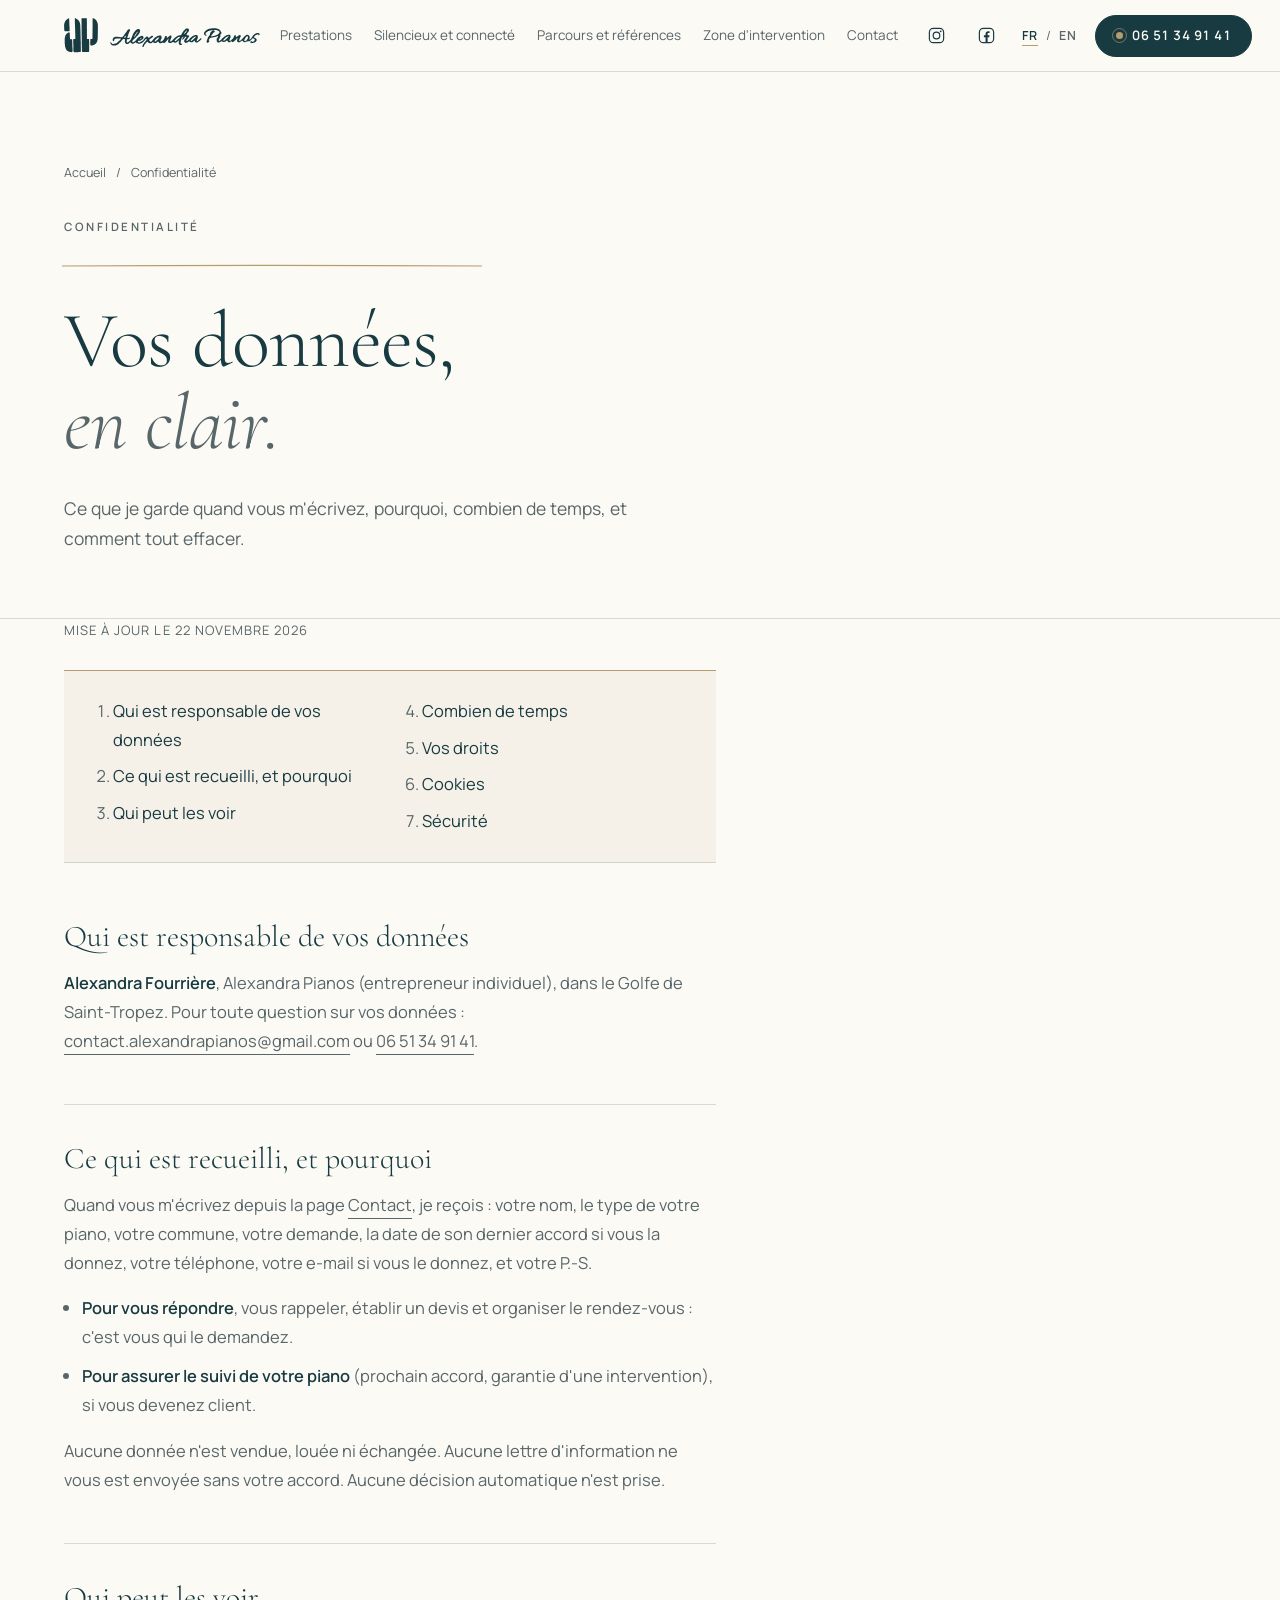
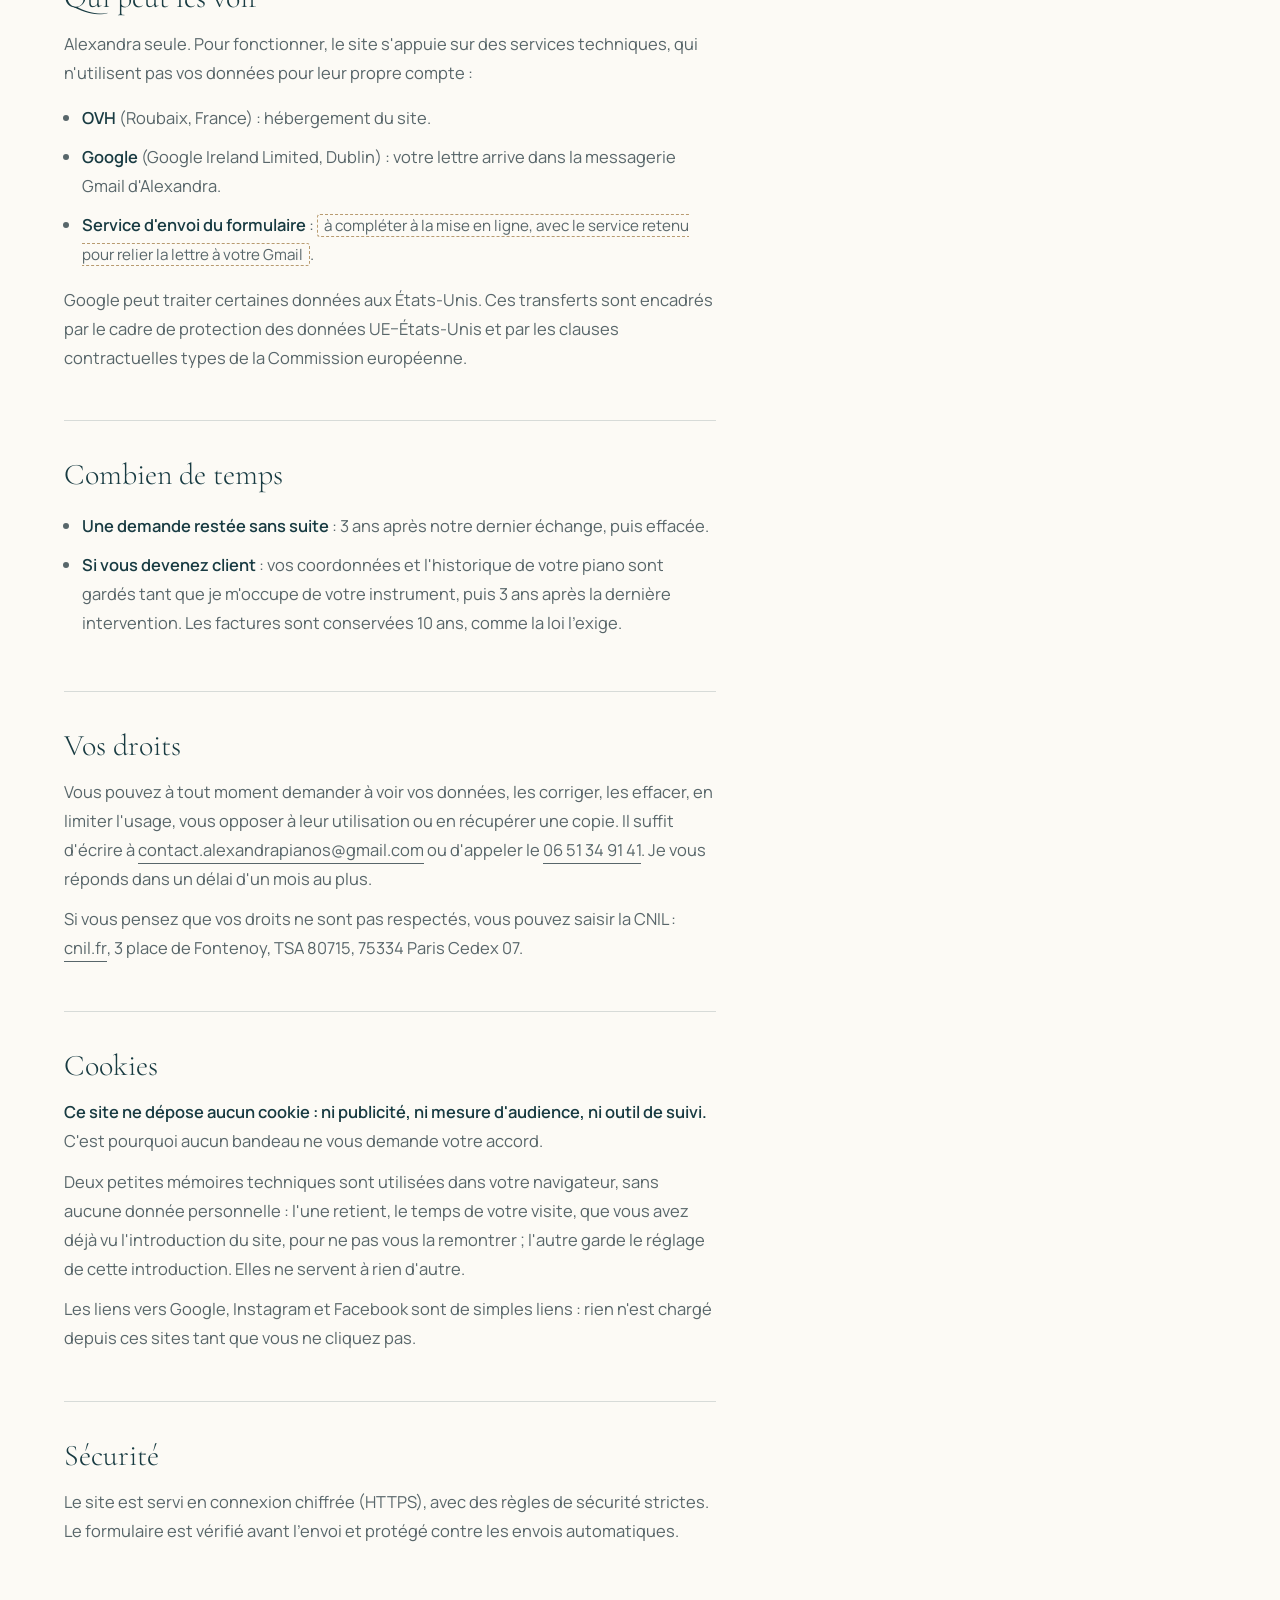
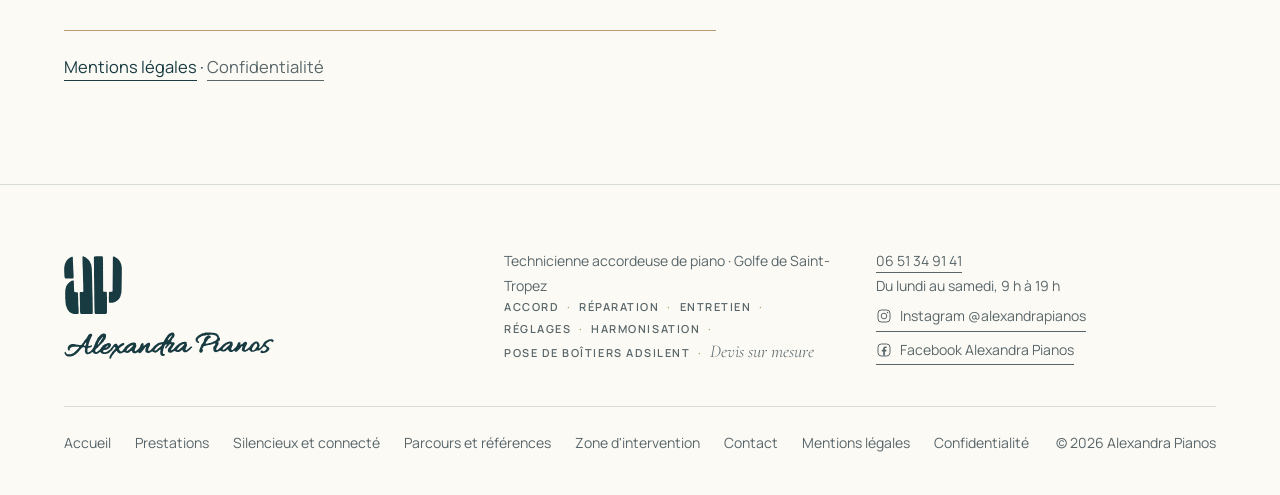
<file: confidentialite.html>
<!doctype html>
<html lang="fr" class="no-js" data-palette="petrol" data-typo="classique" data-page="confidentialite">
<head>
<meta charset="utf-8">
<meta name="viewport" content="width=device-width, initial-scale=1">
<meta name="robots" content="noindex, nofollow">
<title>Confidentialité et données personnelles · Alexandra Pianos</title>
<meta name="description" content="Ce que devient votre demande envoyée à Alexandra Pianos : ce qui est gardé, pourquoi, combien de temps, et vos droits. Aucun cookie.">
<link rel="canonical" href="https://www.alexandrapianos.com/confidentialite.html">
<meta property="og:type" content="website">
<meta property="og:locale" content="fr_FR">
<meta property="og:site_name" content="Alexandra Pianos">
<meta property="og:title" content="Confidentialité et données personnelles · Alexandra Pianos">
<meta property="og:description" content="Ce que devient votre demande envoyée à Alexandra Pianos : ce qui est gardé, pourquoi, combien de temps, et vos droits. Aucun cookie.">
<meta property="og:url" content="https://www.alexandrapianos.com/confidentialite.html">
<meta property="og:image" content="https://www.alexandrapianos.com/assets/img/accord-piano-a-queue.webp">
<meta name="theme-color" content="#183B42">
<link rel="icon" href="favicon.svg" type="image/svg+xml">
<link rel="preload" href="assets/fonts/CormorantGaramond-Light.woff2" as="font" type="font/woff2" crossorigin>
<link rel="preload" href="assets/fonts/manrope-400-normal.woff2" as="font" type="font/woff2" crossorigin>
<link rel="stylesheet" href="assets/css/style.css">
<script src="assets/js/early.js"></script>
<script type="application/ld+json">{"@context":"https://schema.org","@graph":[{"@type":"BreadcrumbList","itemListElement":[{"@type":"ListItem","position":1,"name":"Accueil","item":"https://www.alexandrapianos.com/"},{"@type":"ListItem","position":2,"name":"Confidentialité","item":"https://www.alexandrapianos.com/confidentialite.html"}]}]}</script>
</head>
<body>
<a class="aller-au-contenu" href="#contenu">Aller au contenu</a>
<svg class="defs" width="0" height="0" aria-hidden="true" focusable="false"><defs>
<path id="logo-mono" fill-rule="evenodd" d="M 942.9 32.5 C 942.2 33.2, 867.7 34.4, 842 34.1 C 828.2 33.9, 816.8 34.3, 812.5 35 C 808.6 35.6, 799.8 36.5, 792.9 36.9 C 778.4 37.7, 772.6 39.9, 765.2 47.1 C 758.5 53.8, 757.8 59.2, 759.8 88 C 760.6 99, 761 131, 761.1 174.5 C 761.1 212.4, 761.6 246, 762.1 249 C 762.6 252, 763.2 297, 763.6 349 C 764.7 532.6, 764.9 555.6, 765.9 561.5 C 766.4 565.3, 766.4 576.1, 765.8 590.5 C 765.3 603.1, 765.2 625.2, 765.5 639.5 C 766.3 668.9, 766.9 711.3, 767.5 795.3 C 767.7 832.2, 768.3 855.7, 769 860.3 C 769.8 865.1, 770.1 882, 770 910.5 C 769.9 934.1, 769.9 960.9, 770 970 C 770.1 979.1, 770.2 992.4, 770.2 999.5 C 769.9 1053.7, 770.2 1086.4, 771 1091.7 C 771.6 1095.2, 772.2 1131.4, 772.5 1172.7 C 772.9 1244.6, 774.1 1291.8, 775.6 1294.1 C 775.9 1294.7, 776.2 1319.8, 776.2 1349.9 L 776.2 1404.5 779 1418.4 C 780.9 1427.6, 782.7 1433.5, 784.3 1435.9 C 785.6 1437.9, 787.9 1441.4, 789.4 1443.8 C 792.5 1448.8, 796.1 1451.2, 804.9 1454.1 C 811.1 1456.2, 812.7 1456.3, 863.3 1456.1 C 891.8 1456, 915.6 1455.7, 916.1 1455.4 C 916.6 1455.2, 945.7 1454.7, 980.7 1454.4 C 1050.5 1453.9, 1050.9 1453.8, 1062.2 1447.8 C 1077.7 1439.6, 1083.7 1422.5, 1082 1392.1 C 1081.6 1385.8, 1081.6 1379, 1082 1377 C 1082.5 1374.2, 1082.3 1279, 1081.6 1190 C 1081.6 1181.5, 1081.8 1172.5, 1082.1 1170 C 1082.5 1167.5, 1082.4 1155.6, 1081.9 1143.5 C 1081.3 1128.7, 1081.3 1113.5, 1082.1 1097 C 1084.3 1049.3, 1084.3 1043.3, 1081.8 1027.2 C 1079.8 1013.9, 1079.6 1008.6, 1079.4 973 C 1079.3 925, 1078.7 920.4, 1072.6 914.5 C 1065.7 907.8, 1062.4 907.2, 1033.2 907.6 C 1013.1 907.9, 1007.2 907.7, 1004.5 906.6 C 1000.7 905, 991 897.6, 989.6 895.3 C 988.8 893.7, 988.6 878.6, 987.5 711 C 987.2 664.5, 986.8 616.1, 986.7 603.5 C 986.6 590.9, 986.6 570.8, 986.7 559 C 986.8 547.2, 986.6 517.9, 986.3 494 C 985.8 456.4, 985.7 352.3, 986.1 336 C 986.2 333, 985.9 321.3, 985.6 310 C 984.5 276.7, 984.6 251.2, 986 242.7 C 987.3 234.6, 986.9 220.1, 984.9 201 C 984.3 195.8, 983.7 162.3, 983.5 126.5 C 982.9 43.3, 983.1 44.7, 970.5 37.9 C 962.4 33.5, 945.2 30.1, 942.9 32.5 M 488.7 37.4 C 478.9 41.1, 474.8 55.9, 479.4 71.6 C 480.4 74.7, 481 81.6, 481.1 90.5 C 481.3 115.4, 481.4 137.3, 481.3 146.5 C 480.8 183.8, 480.9 201.3, 482 220 C 482.7 231.8, 483.5 258.6, 483.9 279.5 C 484.2 300.4, 484.8 318, 485.2 318.5 C 486.7 320.9, 488.3 345.3, 488.6 372.5 C 489.2 423.2, 489.9 452, 490.9 470.9 C 491.5 481.1, 492 503.8, 492.1 521.5 C 492.1 539.1, 492.7 555.8, 493.2 558.5 C 493.8 561.5, 494.2 579.5, 494.2 603 C 494.1 634.1, 494.4 644, 495.5 649.8 C 496.4 653.8, 496.7 658.7, 496.4 660.8 C 496.1 662.9, 496.3 672.9, 497 683.1 C 498.4 705.6, 498.9 728.4, 499.4 799 C 499.6 829, 500.3 859.8, 500.9 867.5 C 504.2 910.8, 502.7 912.4, 457 912.5 C 424.4 912.7, 417.5 915.2, 413.9 928.2 C 412.3 934, 411.7 1006.3, 413.1 1014.5 C 413.7 1017.8, 414.4 1034.2, 414.6 1051 C 414.8 1067.8, 415.2 1086.7, 415.4 1093 C 415.7 1099.3, 416.1 1113, 416.4 1123.5 C 416.7 1134, 417.6 1159.4, 418.5 1180 C 419.3 1200.6, 419.8 1220.1, 419.4 1223.4 C 419.1 1226.6, 419.4 1233.5, 420.1 1238.7 C 421.2 1247.1, 421.2 1249.5, 419.6 1258.9 C 416.7 1277.2, 417.5 1387.6, 420.7 1397.4 C 421.8 1400.9, 422.1 1404.2, 421.6 1409 C 420.2 1424, 429.6 1444.2, 441.9 1453 C 451.9 1460, 501.7 1465.4, 520.2 1461.4 C 527 1460, 578.1 1458.6, 609.5 1459.1 C 632.5 1459.5, 694.7 1457.3, 702 1455.9 C 712.7 1453.7, 717.6 1451.3, 723 1445.2 C 732.6 1434.4, 734.3 1426.6, 733.5 1395 C 733.2 1384.3, 732.8 1353.7, 732.5 1327 C 732.2 1300.3, 731.5 1276.2, 731 1273.5 C 730.3 1270.1, 730.3 1264.6, 730.9 1257 C 731.6 1249.7, 731.6 1239.2, 731 1228.1 C 730.5 1218.5, 730.3 1210.3, 730.6 1209.9 C 730.9 1209.4, 730.6 1194.5, 730 1176.8 C 728.4 1128.5, 728.4 1101.9, 730.2 1082 C 731.6 1066.8, 731.6 1063, 730.4 1053.5 C 727.6 1030.7, 727 1020.6, 726.5 989.5 C 726.2 971.9, 725.5 951.4, 725 944 C 724.5 936.6, 723.8 909.4, 723.4 883.5 C 722.8 838.2, 722.6 828, 721.4 797.5 C 720.2 765.1, 720.1 759.5, 720.1 738.8 C 720.2 726.8, 719.6 708, 718.9 697 C 717.9 681.3, 717.9 673.3, 718.8 659.8 C 719.7 645.4, 719.7 640.1, 718.4 628.5 C 717.6 620.8, 717 607.1, 717.1 598 C 717.1 588.9, 716.9 576.5, 716.5 570.5 C 716.2 564.5, 716.3 555.9, 716.7 551.4 C 717.3 546.1, 717.1 539.2, 716.3 531.4 C 714.1 509.7, 712.9 484, 711.9 434 C 711.4 406.8, 710.5 373.5, 710.1 360 C 709.3 337.4, 708.9 332.4, 706 315.5 C 705.5 312.2, 705 306.8, 705 303.5 C 705 300.1, 704.3 295, 703.5 292 C 702.7 289, 701.6 282.4, 701 277.5 C 700.5 272.6, 699.4 266.5, 698.5 264 C 697.6 261.5, 696.5 255.2, 696.1 250 C 695.3 240.7, 693.1 233.3, 689.1 226.4 C 688.1 224.7, 686.3 220.7, 685.1 217.4 C 683.9 214.2, 682 210, 680.9 208.1 C 679.8 206.2, 677.4 201, 675.6 196.4 C 673.7 191.9, 671 186.6, 669.6 184.7 C 668.2 182.8, 665.5 178, 663.7 173.9 C 659.6 164.4, 653.2 153.8, 646.8 145.2 C 644 141.5, 640.9 137.3, 640 135.8 C 639.1 134.2, 635.4 129.5, 631.9 125.3 C 613.7 103.4, 599.4 90.9, 574.4 75 C 569.6 72, 564.1 68.2, 562.1 66.7 C 556.7 62.4, 545.5 56, 538.7 53.4 C 535.4 52.1, 532 50.4, 531.1 49.6 C 530.2 48.8, 524.5 45.6, 518.5 42.5 C 506.1 36.1, 496.6 34.4, 488.7 37.4 M 1237.7 40.5 C 1233.6 41.9, 1229.5 45.2, 1227.7 48.5 C 1226.7 50.4, 1226.4 75.9, 1225.5 257 C 1225.3 292.5, 1224.9 336.1, 1224.5 354 C 1224.1 371.9, 1223.7 415.5, 1223.5 451 C 1223.3 486.5, 1222.7 518.1, 1222.2 521.2 C 1221.8 524.3, 1221.7 535.5, 1222 546.2 C 1222.7 565.9, 1222.4 611.3, 1221.4 659.5 C 1221 674.4, 1220.7 732.6, 1220.6 789 C 1220.5 901.3, 1220.9 893.5, 1214.1 898.9 C 1206.9 904.7, 1206 904.8, 1175.2 904.9 C 1143.1 905.1, 1142.9 905.1, 1136.2 912.4 C 1130 919.2, 1130.1 917.9, 1130 969.2 C 1129.9 1012.1, 1129.7 1017.3, 1127.9 1024.8 C 1125.7 1034.5, 1125.1 1083.6, 1127.1 1092 C 1128.5 1097.8, 1129.4 1120.4, 1129.1 1144.3 C 1128.9 1165.6, 1129.5 1168.1, 1135.8 1172.2 C 1142.7 1176.8, 1148 1178.3, 1156 1178.1 C 1195.1 1177.3, 1231.7 1173.2, 1240.8 1168.6 C 1242.3 1167.9, 1247.2 1166.5, 1251.6 1165.6 C 1259 1164.1, 1266.9 1161.1, 1286.2 1152.1 C 1289.9 1150.4, 1296.6 1146.6, 1301.2 1143.6 C 1305.8 1140.7, 1312.7 1136.7, 1316.5 1134.7 C 1320.3 1132.8, 1325.1 1129.5, 1327 1127.5 C 1328.9 1125.4, 1333 1121.9, 1336 1119.7 C 1346 1112.3, 1371 1087.8, 1375.5 1081 C 1377.8 1077.4, 1382 1072.2, 1384.7 1069.4 C 1388.1 1065.9, 1390.6 1062, 1392.4 1057.4 C 1394 1053.6, 1396.7 1048.4, 1398.5 1045.8 C 1403.4 1039, 1405.3 1034.9, 1410 1020.5 C 1412.3 1013.4, 1415.3 1004.4, 1416.6 1000.7 C 1417.9 996.9, 1419 993, 1419 991.8 C 1419 990.7, 1420.3 985.8, 1422 981.1 C 1423.6 976.3, 1425.6 968.8, 1426.5 964.4 C 1427.3 960.1, 1429.3 952, 1430.9 946.5 C 1434.5 934, 1437 919.5, 1437 911 C 1437 907.4, 1437.4 901.8, 1437.9 898.5 C 1439.8 887.7, 1441.8 836.1, 1441.5 808.5 C 1441.4 793.6, 1441.7 768.7, 1442.1 753 C 1443.2 715.8, 1443.9 674.4, 1444.3 611 C 1444.6 577.7, 1445.1 556.5, 1445.9 550.9 C 1446.7 545.3, 1446.9 537, 1446.6 527.4 C 1445.7 505.5, 1445.7 503.2, 1446.4 471.5 C 1447.2 438, 1447.2 366.1, 1446.3 361.2 C 1446 359.4, 1446.3 351.4, 1447 343.5 C 1448.2 330.9, 1448.1 328.1, 1446.7 320.3 C 1445.8 315.5, 1444.6 306.3, 1444.1 300 C 1442.4 280.7, 1439.3 262.6, 1436.4 255.3 C 1434.8 251.3, 1433.4 245.6, 1433.1 241.4 C 1432.7 237.4, 1431.8 233.3, 1430.8 231.8 C 1429.9 230.4, 1428.4 226.6, 1427.4 223.4 C 1425.7 217.5, 1423.3 211.6, 1415.4 193.9 C 1413 188.6, 1410.3 181.3, 1409.4 177.6 C 1408.3 173.3, 1405.9 168, 1402.4 162.5 C 1399.4 157.9, 1397 153.8, 1397 153.5 C 1397 152, 1390.2 143.2, 1383.4 136 C 1379.3 131.6, 1376 127.6, 1376 127 C 1376 125.8, 1339.3 88.9, 1332 82.9 C 1323.3 75.7, 1315.7 71, 1297.5 61.5 C 1288.2 56.6, 1278.5 51.4, 1276.1 49.8 C 1262.8 41.4, 1246.2 37.4, 1237.7 40.5 M 219.7 43 C 218.1 43.5, 216.3 44.3, 215.7 44.8 C 215 45.2, 210.9 47.2, 206.5 49 C 202.1 50.8, 195.5 54.3, 191.8 56.7 C 188.2 59.1, 180.9 63, 175.8 65.4 C 169.3 68.4, 163.5 72.1, 157.3 77.3 C 152.4 81.4, 145.6 86, 142.4 87.5 C 134.4 91.1, 97.8 128.1, 92.8 137.5 C 91.1 140.8, 88.7 144.8, 87.4 146.5 C 86.2 148.2, 83.5 152.9, 81.5 157 C 79.4 161.1, 76 167.1, 73.8 170.3 C 71.6 173.5, 69 178.5, 68.1 181.3 C 67.1 184.2, 64.7 189, 62.8 192 C 58 199.6, 50.3 216.8, 48.6 223.7 C 47.8 226.9, 46.2 232.1, 45.1 235.2 C 43.7 238.9, 43 243.4, 43 247.8 C 43 251.5, 42.4 256.8, 41.6 259.5 C 40.2 264.9, 37 276.8, 33.9 289.2 C 30.7 301.9, 29.7 382, 32.1 427 C 32.8 439.4, 33.5 458.1, 33.6 468.5 C 33.7 479.3, 34.3 489.7, 35 492.5 C 35.7 495.3, 36.3 505.6, 36.5 515.5 C 36.8 535.8, 40.3 553.3, 45.7 561.4 C 50.7 569.1, 60.2 577.8, 64 578.3 C 65.9 578.6, 70.9 579.4, 75 580.1 C 81.1 581.1, 125.5 582.4, 148 582.2 C 257.4 581.2, 251.4 581.5, 257.1 575.3 C 262.2 569.9, 262.2 569.6, 262.2 538.1 C 262.1 486.8, 261 450.2, 259.3 443.5 C 258.1 438.9, 258 434.5, 258.5 424.5 C 259 414.5, 258.8 409.8, 257.6 404.2 C 256.6 399.9, 256 391.9, 256 384.7 C 256 378, 255.3 368.7, 254.4 364 C 253.6 359.2, 253.2 353.3, 253.5 350.5 C 253.8 347.8, 253.4 330.2, 252.5 311.5 C 251.6 292.8, 250.7 269.2, 250.5 259 C 250.2 248.8, 249.7 237.1, 249.3 233 C 248.9 228.9, 248.6 219.9, 248.5 213 C 248.4 206.1, 247.8 193.1, 247 184 C 246.3 174.9, 245.6 158.5, 245.5 147.5 C 245.4 136.5, 244.8 115.3, 244.1 100.5 C 243.4 85.7, 242.7 69, 242.6 63.5 C 242.2 51.8, 240.5 46.9, 236.2 44.6 C 232.4 42.7, 223.4 41.8, 219.7 43 M 239.1 631.5 C 235.6 632.3, 230.6 633.6, 228 634.5 C 225.4 635.3, 219.8 636.5, 215.4 637 C 211.1 637.5, 206.3 638.3, 204.9 638.8 C 198.4 641.3, 157 670.8, 157 672.9 C 157 673.4, 152.4 677.4, 146.8 681.7 C 132 693.1, 119.9 705, 115.9 712.2 C 114 715.5, 109.7 721.4, 106.3 725.1 C 102.8 728.9, 100 732.4, 100 733.1 C 100 734.5, 91.2 752.1, 87.8 757.5 C 86.4 759.7, 84.3 764.2, 83.1 767.5 C 81.9 770.8, 79.8 775.8, 78.5 778.5 C 77.2 781.3, 75.6 787.1, 75 791.5 C 73.1 804.5, 70.3 816.4, 67.7 822.6 C 66.3 825.9, 64.9 830.3, 64.5 832.5 C 64.2 834.7, 63 840.8, 62 846 C 58.3 865, 56.6 880.8, 56.3 899.5 C 55.2 950.6, 55.2 988.4, 56.2 998.5 C 57 1007.2, 56.9 1015.5, 55.6 1038.1 C 53.9 1066.3, 53.9 1066.7, 55.8 1072.6 C 57.1 1076.3, 58.1 1082.6, 58.4 1089.5 C 59.1 1101.2, 61.5 1133.6, 62.9 1148.5 C 63.4 1153.5, 63.5 1160.2, 63.3 1163.5 C 63 1167.6, 63.7 1173.4, 65.6 1182 C 67.5 1190.7, 68.5 1199.3, 69 1210.5 C 69.8 1227.7, 72.2 1237, 80.9 1256.7 C 82.6 1260.6, 84 1264.9, 84 1266.2 C 84 1267.5, 86.3 1273.5, 89.1 1279.5 C 91.9 1285.5, 94.5 1293, 95 1296 C 95.4 1299.2, 98 1306.3, 101 1312.5 C 103.8 1318.5, 106.9 1327, 108 1331.3 C 110 1340, 114 1346.7, 122.6 1356 C 125.4 1359, 129.4 1364.2, 131.5 1367.5 C 133.5 1370.8, 137.8 1376.2, 140.9 1379.5 C 144.1 1382.8, 148 1387.1, 149.6 1389.1 C 154.4 1395.1, 164.1 1402.5, 181.3 1413.3 C 190.2 1419, 199.7 1425.3, 202.3 1427.3 C 205 1429.3, 207.6 1431, 208.1 1431 C 208.6 1431, 212.1 1432.4, 215.8 1434.1 C 219.5 1435.9, 225.2 1438.1, 228.5 1439.1 C 231.8 1440.1, 240.9 1443.4, 248.7 1446.4 C 256.5 1449.5, 264.5 1452, 266.4 1452 C 268.3 1452, 273.5 1453.1, 278 1454.6 C 301.1 1461.9, 348.1 1463, 367 1456.7 C 374.4 1454.2, 380.5 1446.8, 383.6 1436.5 C 386 1428.3, 387.2 1397, 385.9 1375.3 C 385.2 1364.9, 384.6 1338.6, 384.4 1316.7 C 384.2 1284.5, 383.9 1276.1, 382.6 1272.2 C 379.9 1263.7, 379 1255.8, 379 1239.8 C 379 1231, 378.4 1215.5, 377.6 1205.2 C 376.3 1188.4, 375.8 1171.3, 374.2 1091.5 C 374 1078.8, 373.9 1062.5, 374 1055.1 C 374.1 1046.8, 373.5 1038.2, 372.6 1032.6 C 370.7 1021.4, 368.9 986.5, 369.7 975 C 370.3 964.8, 367.5 932.2, 365.6 927.6 C 363.9 923.5, 359.1 919.8, 352.5 917.4 C 348.1 915.8, 344.1 915.5, 318.5 915.5 C 286 915.5, 285.6 915.4, 280.5 908 C 276.4 901.9, 275.8 899, 275.4 882.5 C 275.1 873.7, 274.5 856.7, 274 844.8 C 273.4 832.9, 273 818.3, 273 812.3 C 273 806.4, 272.6 798.8, 272.1 795.5 C 271.5 792.2, 270.4 756.6, 269.5 716.5 C 267.9 644.8, 267.8 643.4, 265.7 639.1 C 261.5 630.8, 253.4 628.5, 239.1 631.5"/>
<path id="logo-signature" fill-rule="evenodd" d="M 1907.5 110.6 C 1902.5 111.3, 1893.3 113.3, 1887 114.9 C 1880.7 116.6, 1874.5 118, 1873.2 118 C 1869.5 118, 1854.6 124.6, 1844.2 130.9 C 1838.9 134.1, 1832 137.9, 1828.9 139.4 C 1825.8 140.8, 1821.4 144, 1819.1 146.5 C 1816.9 148.9, 1812.6 152.7, 1809.6 154.9 C 1806.7 157.1, 1802.9 161.1, 1801.2 163.9 C 1799.5 166.6, 1796.5 170.3, 1794.4 172.2 C 1786.6 179.3, 1783.9 189.1, 1785.9 203.3 C 1787.2 212.3, 1788.1 214.3, 1794.7 222.5 C 1801.5 230.8, 1811 237, 1817.2 237 C 1822.2 237, 1827.3 233.8, 1828.5 229.9 C 1829.5 226.9, 1824.9 220.6, 1819.6 217.5 C 1813 213.7, 1809.2 205.7, 1811 199.7 C 1813.5 191.4, 1819.5 182.6, 1826 177.9 C 1829.4 175.5, 1833.8 172.2, 1835.8 170.7 C 1837.8 169.1, 1841.3 166.9, 1843.5 165.8 C 1845.7 164.6, 1849.1 162.5, 1851 161 C 1857.4 156, 1869.3 152.5, 1898 147.4 C 1903.2 146.5, 1909.8 144.9, 1912.5 143.9 C 1922.3 140.4, 1925.6 139.9, 1930.4 141.1 C 1934.2 142, 1935.7 141.9, 1940.7 140.2 C 1957 134.5, 1980.2 134.5, 2007.5 140.3 C 2021.1 143.2, 2032.2 149.1, 2041.1 158.3 C 2046.4 163.7, 2048.1 167.8, 2048.3 175.4 C 2048.4 180.9, 2048.1 182.1, 2044.5 187.8 C 2037.9 198.6, 2022.1 212.1, 2009.5 217.7 C 2005.7 219.5, 1998 223, 1992.5 225.5 C 1978.7 231.9, 1955 239.6, 1946.5 240.5 C 1942.7 240.9, 1935.5 242.5, 1930.6 244.1 C 1908.5 251.3, 1899.8 244.4, 1912.3 229.6 C 1914.7 226.8, 1919.7 220, 1923.3 214.5 C 1939.5 190.2, 1943.4 185.7, 1953 180.5 C 1965.3 173.7, 1968.3 170.5, 1968.8 163.2 C 1969.1 159, 1968.8 156.5, 1967.9 155.4 C 1965.9 153, 1957.6 149.1, 1951.8 147.9 C 1948.9 147.3, 1944.1 146, 1941.1 144.9 C 1935.1 142.7, 1932.7 143.4, 1929.4 148.6 C 1928.4 150, 1924.9 153, 1921.6 155.2 C 1918.2 157.4, 1913.4 161.3, 1910.9 163.9 C 1908.4 166.4, 1904.2 170.2, 1901.7 172.3 C 1893.6 178.9, 1888.5 190.2, 1887.4 204.2 C 1886.8 210.9, 1886.2 213, 1883.5 216.9 C 1881.8 219.4, 1879.6 223.5, 1878.6 226 C 1875.3 234.3, 1871 240.8, 1864.4 247.1 C 1857.1 254.2, 1854.6 258.8, 1849.8 274 C 1848.2 279.2, 1845 286.8, 1842.8 290.9 C 1839.3 297.3, 1836.6 305.3, 1830.4 327 C 1826.1 341.8, 1833 353.7, 1846.4 354.8 C 1855.7 355.6, 1864.2 349.7, 1869.1 339.4 C 1870.8 335.9, 1872.5 333, 1873 333 C 1873.4 333, 1874.5 331.4, 1875.5 329.4 C 1877.7 324.8, 1876.5 321.7, 1870.4 316 C 1868 313.8, 1866 311.1, 1866 310.2 C 1866 305.3, 1868.6 300.1, 1873.5 295 C 1878.8 289.4, 1879.4 288.3, 1880.4 281.9 C 1881.3 276.5, 1883.7 275, 1893.7 273.5 C 1898.5 272.7, 1904.8 271.2, 1907.6 270.1 C 1910.4 269, 1916.2 267.7, 1920.6 267.1 C 1924.9 266.5, 1931 265.3, 1934 264.5 C 1937 263.7, 1941.5 263, 1943.9 263 C 1948 263, 1977.4 256.5, 1986.5 253.5 C 1988.7 252.8, 1995.9 249.7, 2002.5 246.6 C 2009.1 243.5, 2015.9 241, 2017.6 241 C 2027.5 241, 2027.1 257.4, 2017 266.3 C 2007.6 274.5, 1999.7 287.6, 1999.6 295 C 1999.6 299.2, 2002.5 326.8, 2003.6 331.7 C 2005 338.4, 2020.8 348.3, 2032.1 349.6 C 2037.5 350.2, 2038.4 350, 2048.8 345.1 C 2054.9 342.3, 2060.2 340, 2060.7 340 C 2061.2 340, 2063.2 338.8, 2065.3 337.4 C 2067.4 336, 2072.3 333.7, 2076.2 332.4 C 2084.1 329.6, 2090.4 330.2, 2095.4 334.1 C 2099.5 337.3, 2105.1 339.3, 2112 340.1 C 2115.6 340.5, 2120.6 341.2, 2123.2 341.5 C 2131.9 342.8, 2148.9 336.2, 2156.9 328.3 C 2159.3 325.9, 2161.6 324, 2162.1 324 C 2162.5 324, 2165.2 322, 2168 319.5 C 2176 312.4, 2178.1 313.3, 2184.3 326.3 C 2188.2 334.6, 2189.3 336.1, 2195.6 341 C 2202.5 346.5, 2202.5 346.5, 2214 346.5 C 2228.9 346.5, 2235.8 343.6, 2245.2 333.5 C 2252.1 326.2, 2254.1 325.5, 2256.1 330.2 C 2257.8 334.3, 2263.5 340.7, 2267.1 342.6 C 2268.7 343.4, 2272.5 344, 2275.8 344 C 2284 344, 2286.7 342, 2312 316.9 C 2329.9 299, 2334.1 294.4, 2337 288.8 C 2340.8 281.3, 2346.9 274, 2349.3 274 C 2351.9 274, 2354 276.9, 2354 280.5 C 2354 284.5, 2350.8 298.4, 2348 306.2 C 2343 320.5, 2344.3 326.3, 2354.5 335.8 C 2362.1 342.9, 2366.8 344.5, 2379.6 344.4 C 2388.3 344.3, 2389.2 344.1, 2398.7 339.7 C 2404.1 337.1, 2409.2 335, 2410 335 C 2410.7 335, 2413.6 332.9, 2416.5 330.3 C 2426.2 321.3, 2430.1 318, 2430.9 318 C 2434.8 318, 2438.6 321.1, 2446.1 330.2 C 2456.3 342.7, 2458.7 343.9, 2473.8 344.7 C 2487.7 345.4, 2497.4 343.4, 2504.6 338.5 C 2507.4 336.6, 2510 335, 2510.4 335 C 2510.9 335, 2514.7 333.4, 2519 331.5 C 2526.7 328, 2526.7 328, 2542.1 328.3 C 2558.8 328.5, 2561.6 327.8, 2565.7 322.7 C 2566.7 321.3, 2570.5 318.5, 2574 316.4 C 2578.2 313.9, 2581.9 310.5, 2584.8 306.8 C 2587.1 303.6, 2590.5 300.3, 2592.1 299.3 C 2593.8 298.3, 2596.5 295, 2598.2 291.8 C 2604.1 280.7, 2615.7 276.7, 2627.2 281.7 C 2650.2 291.9, 2653.5 306.8, 2636.6 323.5 C 2624.2 335.8, 2614 340.3, 2604.7 337.6 C 2598.6 335.8, 2596.3 333.8, 2595.8 329.5 C 2595.3 325, 2592.2 325.1, 2585.2 329.9 C 2575.7 336.3, 2572 340.2, 2572 343.9 C 2572 349.4, 2575.5 355.5, 2581 359.3 C 2584.2 361.6, 2601.6 361.7, 2608.1 359.5 C 2610.5 358.7, 2617.8 356.9, 2624.4 355.5 C 2642.8 351.7, 2655.4 344.8, 2667.6 331.8 C 2679.2 319.3, 2683.3 307.7, 2679.1 298.5 C 2676 291.6, 2663.7 280.7, 2653.4 275.8 C 2646.5 272.5, 2636.3 263.9, 2634.9 260.2 C 2632.6 254.1, 2639.8 243.7, 2652.3 235.1 C 2654.9 233.4, 2657 231.5, 2657 231.1 C 2657 229.5, 2669.6 222.1, 2676.5 219.6 C 2680.3 218.2, 2686.9 215.9, 2691 214.4 C 2701.4 210.6, 2703.3 211.2, 2707 219.4 C 2710.1 226.3, 2711.3 227.5, 2715.1 228.5 C 2723.1 230.5, 2736.1 211.7, 2732.1 204.2 C 2730.8 201.8, 2719.9 193.3, 2716.2 191.8 C 2714.7 191.2, 2707.2 190.7, 2699.5 190.6 C 2685.5 190.5, 2685.5 190.5, 2673.5 194.8 C 2659.8 199.6, 2645.8 207.1, 2631.8 217.1 C 2619.9 225.6, 2615 231.1, 2609.9 242 C 2602.7 257.2, 2600.5 261.1, 2597.5 264.4 C 2595.8 266.3, 2592.3 271, 2589.5 274.9 C 2581.3 286.7, 2579.9 288.1, 2570.6 294.2 C 2561 300.5, 2557.6 301.9, 2555.1 300.3 C 2552.2 298.5, 2552.7 293.9, 2556.8 285.4 C 2562 274.8, 2562.3 273.1, 2561 261 C 2559.9 249.8, 2558.1 245.5, 2551.3 237.5 C 2549.4 235.3, 2546.4 231.5, 2544.7 229 C 2539.9 222.2, 2534.7 220, 2522.5 219.8 C 2513.3 219.5, 2511.9 219.8, 2505.5 222.6 C 2492 228.4, 2466.1 249.1, 2458.7 259.9 C 2457 262.4, 2453.9 266.5, 2451.9 269 C 2449.8 271.5, 2446.6 276.2, 2444.8 279.4 C 2441.9 284.6, 2439.9 286.5, 2429.5 293.9 C 2422.9 298.6, 2413.2 306.5, 2408 311.6 C 2402.8 316.6, 2397.5 321.2, 2396.3 321.9 C 2392.4 323.9, 2386.5 323.3, 2383.1 320.4 C 2378.9 316.9, 2379 312.6, 2383.4 303.5 C 2385.2 299.7, 2387.9 293.1, 2389.4 289 C 2390.8 284.9, 2393.6 278.8, 2395.5 275.5 C 2406.4 256.8, 2411.8 242.9, 2410 237.6 C 2408.8 234, 2399.6 224.5, 2396.2 223.5 C 2388.6 221.3, 2373.6 228.3, 2361.9 239.5 C 2357.1 244.1, 2351.9 248.5, 2350.2 249.4 C 2348.5 250.3, 2345.4 252.1, 2343.4 253.5 C 2338.7 256.7, 2327 260.4, 2325.7 259.1 C 2325.1 258.5, 2325.7 255.1, 2327.4 249.7 C 2331.8 235.5, 2330.4 228.1, 2323.3 227.9 C 2310.4 227.5, 2303.3 229.4, 2300.1 233.9 C 2299.1 235.3, 2296.4 242.1, 2294 249 C 2286.2 271.9, 2277.4 285.3, 2263 295.9 C 2261.1 297.3, 2254.5 303.6, 2248.5 309.9 C 2235.9 322.9, 2233.5 324.4, 2227.2 323.7 C 2218.8 322.8, 2214.4 317.2, 2217.3 310.9 C 2219.4 306.3, 2221 300.2, 2221 296.4 C 2221 294.8, 2222.3 291.4, 2223.8 288.9 C 2225.3 286.5, 2227.2 282.5, 2227.9 280 C 2228.6 277.5, 2230.3 274, 2231.6 272.3 C 2236.5 265.9, 2237.1 263, 2236.1 251.8 C 2235.6 246.1, 2234.7 240.2, 2234.1 238.7 C 2233.5 237.1, 2233 234.2, 2233 232.1 C 2233 224.7, 2227.9 221.3, 2213.8 219 C 2199.1 216.6, 2177.7 220.7, 2164.5 228.5 C 2162.3 229.8, 2157.8 232.3, 2154.5 234.1 C 2148.3 237.4, 2139.5 243.1, 2130 250 C 2124.5 254.1, 2096.2 280.9, 2075.5 301.8 C 2069.4 307.9, 2063.9 313, 2063.3 313 C 2062.7 313, 2059.9 315, 2057 317.4 C 2048.2 324.9, 2040.5 325.7, 2036.4 319.5 C 2034.9 317.2, 2034.8 316.1, 2035.8 310.6 C 2037.4 301.9, 2047.2 280.7, 2056.3 266.2 C 2060.7 259.2, 2065 245.9, 2065 239.4 C 2065 236.5, 2063.9 233, 2061.5 228.4 C 2059.6 224.7, 2058 221.4, 2058 220.9 C 2058 220.5, 2061.6 218, 2066 215.4 C 2076.2 209.3, 2079.8 204.3, 2081.3 193.7 C 2082.6 184.5, 2082.2 182.9, 2075.7 173.9 C 2072.8 169.8, 2069.3 163.6, 2068.1 160 C 2063.8 147.8, 2060.2 142.4, 2050.1 132.8 C 2040.1 123.3, 2035.5 120.6, 2028 119.4 C 2025.5 119.1, 2020.6 117.5, 2017 116 C 2003.5 110.2, 1933.4 106.7, 1907.5 110.6 M 1490 112.5 C 1478.4 114.9, 1476.1 116.3, 1458.6 132.5 C 1453.5 137.2, 1448.3 141.8, 1447.2 142.6 C 1446 143.4, 1441.8 148.9, 1437.9 154.8 C 1433.9 160.7, 1429.7 166.7, 1428.4 168.2 C 1427.2 169.7, 1424.6 174.2, 1422.6 178.2 C 1420.7 182.2, 1416.9 188.2, 1414.2 191.5 C 1409.4 197.4, 1401 212.1, 1401 214.6 C 1401 215.3, 1400.3 217.5, 1399.3 219.4 C 1397 224.4, 1392.5 225.9, 1376.2 227 C 1360.3 228.1, 1346.8 231.5, 1333 238.1 C 1318.3 245.2, 1285.5 270.6, 1276.2 282.2 C 1273.9 285.1, 1269.6 290.5, 1266.7 294.1 C 1263.9 297.8, 1259.2 302.6, 1256.4 304.8 C 1253.5 307, 1250.2 310.3, 1249 312 C 1247 314.8, 1234.6 324.6, 1224.5 331.3 C 1219.7 334.5, 1214.1 334.9, 1211.6 332.1 C 1208.7 328.9, 1208.6 324, 1211.3 314.9 C 1212.6 310.3, 1214.2 304.7, 1214.8 302.5 C 1215.4 300.3, 1217.4 296, 1219.2 293 C 1221.1 290, 1223.2 285.9, 1223.9 284 C 1224.7 282.1, 1226.9 277.7, 1228.8 274.2 C 1231.8 268.7, 1232.3 266.6, 1233 257.6 C 1234.5 238.8, 1230.6 233, 1216.4 233 C 1207.5 233, 1202 235.8, 1189 247 C 1185.4 250.1, 1180.8 253.8, 1178.7 255.2 C 1176.5 256.6, 1172.6 260.2, 1170 263.2 C 1164.6 269.2, 1157.3 273.7, 1154.6 272.7 C 1153.1 272.1, 1153 271.3, 1153.7 267.7 C 1154.1 265.4, 1154.5 259.4, 1154.5 254.4 C 1154.5 243.5, 1153.5 241.9, 1145.4 239.3 C 1138.7 237.2, 1132.8 239.1, 1126.5 245.4 C 1122.2 249.8, 1122 250.1, 1117 265.5 C 1111.9 281.1, 1108.8 288, 1103.8 294.7 C 1097.4 303.4, 1084.1 317.7, 1080.2 320.2 C 1078.4 321.3, 1073.1 325.5, 1068.4 329.5 C 1059.7 336.9, 1055.9 338.7, 1051.6 337 C 1046.9 335.3, 1046.1 332.5, 1047.1 322.5 C 1048.5 309.2, 1051.8 301, 1059.7 291.3 C 1065.3 284.3, 1066.3 280.8, 1065.8 269.9 C 1065.4 262.1, 1064.9 259.5, 1063 256.5 C 1061 253.2, 1060.8 252.4, 1061.8 249.6 C 1063.6 244.8, 1063.3 243.4, 1059.9 239.5 C 1053.3 232, 1042.4 229.8, 1025.9 232.5 C 1012.1 234.7, 989.7 242.3, 984.5 246.5 C 982.3 248.2, 977.4 251.6, 973.5 253.9 C 958.4 262.9, 940 276.1, 940 278 C 940 278.5, 936.7 282.5, 932.7 286.8 C 928.6 291.1, 923.6 297.7, 921.5 301.3 C 919.2 305.5, 915.7 309.9, 912.3 312.8 C 909.3 315.4, 905.8 319.3, 904.5 321.5 C 901.3 326.8, 893.5 334.3, 888.4 337 C 877.5 342.5, 871 339.9, 863.2 326.7 C 852.9 309.2, 853.2 302.8, 864.8 294.8 C 867.3 293.1, 872.5 288.8, 876.3 285.3 C 880.1 281.8, 887.5 276.4, 892.8 273.3 C 914.8 260.4, 917.2 258.7, 919.1 254.5 C 924 243.9, 918.6 237, 905.7 237 C 898.5 237, 892.7 239.2, 886 244.4 C 883 246.8, 877.5 250.6, 873.8 252.9 C 870 255.3, 866.1 258.5, 864.9 260.1 C 863.8 261.7, 860.2 264.8, 857 267 C 847.7 273.3, 841.1 272.1, 838.4 263.7 C 835.5 254.2, 826.2 248, 815.2 248 C 806 248, 801.1 250.6, 794.3 259 C 791.4 262.6, 785.3 269.7, 780.7 274.8 C 776.2 279.9, 770.1 287.4, 767.2 291.3 C 764.3 295.3, 760.4 300.1, 758.6 302 C 756.7 303.9, 753.8 307.5, 752.1 310 C 748.9 314.6, 742 320.6, 734.2 325.7 C 731.9 327.2, 725.8 331.5, 720.8 335.2 C 715.4 339.1, 709.8 342.3, 707.1 343.1 C 704.6 343.7, 699.4 345.6, 695.5 347.3 C 685.7 351.5, 672.6 351.9, 668.5 348 C 661.1 341.1, 661.2 331.7, 668.9 324.5 C 672.1 321.5, 672.2 321.5, 684.3 321.4 C 698 321.3, 706.4 319.2, 712.5 314.5 C 714.5 313.1, 718.4 310.8, 721.3 309.5 C 726.8 307.1, 740.7 297.1, 745.2 292.3 C 749.1 288.2, 756.9 273.6, 758.2 268.1 C 759.9 260.4, 758.6 255.1, 753 247.7 C 741.9 233, 725 233.9, 690.5 251 C 664.6 263.9, 660.4 266.9, 655.5 275.7 C 653.3 279.7, 648.5 286.2, 644.9 290.2 C 641.3 294.2, 636.4 300.5, 634.1 304.2 C 626.5 316.4, 595.6 342.6, 584.9 346.1 C 578.3 348.3, 578.2 348.3, 574.9 346.4 C 561.3 338.5, 567.5 311.8, 584.9 303 C 589.4 300.8, 594.2 296.4, 607 282.8 C 616.1 273.3, 626 263.1, 629 260.2 C 632 257.4, 634.9 254.6, 635.3 254.1 C 641.6 247.2, 661.2 227.9, 663.3 226.5 C 664.8 225.5, 666.8 223.3, 667.7 221.6 C 668.5 219.9, 673.1 212.7, 677.8 205.5 C 682.5 198.3, 687.8 190.3, 689.6 187.5 C 695.2 179, 699 163.9, 699 150.3 C 699 137, 698.3 135.1, 691.2 129.1 C 683.4 122.6, 679 121, 668.5 121 C 659.9 121, 659.1 121.2, 654 124.4 C 651 126.3, 646.5 129, 644 130.3 C 636.6 134.4, 623.6 146, 616.9 154.5 C 613.5 158.9, 607.9 165.4, 604.5 169 C 601.1 172.6, 596.8 178.2, 594.8 181.5 C 591.3 187.4, 580 210.4, 580 211.8 C 580 212.2, 578.6 214.2, 577 216.4 C 575.4 218.5, 573.3 222.6, 572.4 225.4 C 571.5 228.2, 569.8 232.3, 568.7 234.5 C 566.6 238.7, 562.3 250, 558.4 261.2 C 557.1 265, 555 269.9, 553.7 272.2 C 552.3 274.6, 551 277.9, 550.6 279.5 C 550.3 281.1, 548.6 285.2, 547 288.5 C 545.4 291.8, 543.5 296.1, 542.9 298 C 542.2 299.9, 539.1 304.2, 536 307.5 C 532.9 310.8, 529.3 315.1, 528 317 C 518.7 330.9, 514.9 334.8, 506.7 339.1 C 502.2 341.4, 495.9 345.1, 492.6 347.2 C 485 352.1, 478.4 352.6, 475.1 348.4 C 471.4 343.7, 472.6 308.7, 476.7 300.7 C 478.9 296.3, 483.7 293.8, 488.7 294.5 C 493.8 295.2, 507.3 292.8, 513.9 290 C 524.7 285.3, 532.2 273.2, 527.5 268 C 525 265.2, 518.7 265.4, 513.6 268.4 C 511.3 269.7, 505.9 271.5, 501.5 272.5 C 485.1 276, 481.1 273.4, 484.4 261.3 C 485.4 257.6, 487.3 250.6, 488.6 245.7 C 489.9 240.9, 492.3 234.1, 494 230.7 C 495.7 227.2, 497.7 221, 498.6 216.9 C 499.5 212.4, 502.2 205.2, 505.5 198.4 C 508.5 192.3, 511.6 184.6, 512.3 181.4 C 513.9 174.8, 515.3 171.6, 518 168.5 C 519 167.4, 522.2 161.8, 525.1 156.1 C 530 146.8, 530.5 145.2, 530.5 139.3 C 530.5 133.5, 530.2 132.6, 527.8 130.5 C 522.3 125.8, 505.8 124.7, 499.4 128.6 C 492.1 133.2, 483.7 140.7, 481.8 144.5 C 480.6 146.7, 478.7 149.8, 477.4 151.3 C 476.1 152.8, 474.6 155.8, 474 157.9 C 473.5 160, 471.7 163.5, 470 165.6 C 465.7 171.2, 462.7 175.8, 459.6 181.5 C 458.1 184.3, 453.9 189.4, 450.2 193 C 441.8 201.2, 439.4 204.3, 428.5 221 C 423.7 228.4, 418.1 236.3, 416 238.5 C 413.9 240.7, 410.2 245.7, 407.7 249.6 C 403.2 256.7, 399.5 260.2, 395.4 261.2 C 391.7 262.1, 365.9 260.1, 355.5 258.1 C 345.2 256.1, 328.7 253.3, 319 251.9 C 304.6 249.9, 281.3 251.5, 267.6 255.5 C 243.7 262.5, 226.6 296.4, 236.1 317.9 C 239.4 325.5, 242.5 328.8, 247.3 329.8 C 255 331.4, 257.1 328.9, 258.5 317 C 259.9 303.9, 260.6 302.5, 268.7 295.5 C 275.1 290.1, 277.1 288.9, 281.9 288 C 285 287.4, 289.5 286.4, 292 285.9 C 294.5 285.4, 298.5 284.5, 301 283.9 C 303.5 283.4, 319.4 282.9, 336.3 282.9 C 370.4 282.8, 372 283.1, 372 288.8 C 372 293, 369.3 296.1, 340.3 325.4 C 310 356, 305 359.7, 285.7 366.7 C 266.5 373.6, 240.9 377.1, 231.7 374.1 C 224.9 371.8, 218.3 365.6, 214.4 357.7 C 207.8 344.6, 203.6 342.2, 197.4 348.4 C 191.1 354.7, 192.6 360.9, 204.6 379 C 213 391.9, 227.2 399.8, 246 402.2 C 255.5 403.5, 273.3 402.1, 282.7 399.4 C 300 394.4, 323 382.8, 331.4 374.6 C 333.7 372.5, 338 368.7, 341 366.3 C 344 363.8, 349 359.3, 352.2 356.2 C 355.3 353, 360.6 347.8, 364 344.5 C 367.5 341.2, 372.2 335.5, 374.5 331.9 C 378.2 326.2, 386.5 316.4, 403.2 298.1 C 409.6 291.2, 414.4 289.6, 426.4 290.3 C 443.5 291.4, 444.3 292.9, 442.4 320.7 C 441 340, 441 340, 444.2 348.7 C 449.8 364.2, 461.1 373.6, 475.5 374.7 C 488.9 375.7, 509.6 366.6, 522.5 353.9 C 526.3 350.2, 529.7 347.8, 531.7 347.4 C 535.2 346.7, 534.6 346.2, 546.3 359.4 C 553 367, 557.4 368.9, 571 370.2 C 583 371.3, 593.2 369.2, 598.8 364.5 C 600.3 363.3, 604.2 360.9, 607.5 359.2 C 610.8 357.5, 615.3 354.3, 617.5 352.1 C 620.1 349.3, 622.3 348, 624 348 C 626.7 348, 635.3 354.2, 642.3 361.2 C 645.8 364.7, 648.5 365.6, 669.4 370.5 C 678 372.5, 689.3 371.8, 704 368.3 C 722.8 363.9, 731.8 359.2, 746 346 C 748.5 343.7, 753 340, 756 337.7 C 766.3 330, 779.7 314.4, 785 304.1 C 787.6 298.9, 796.3 289.4, 800.2 287.4 C 807.8 283.5, 812.6 287.9, 811.6 297.9 C 810.6 307, 808.9 310.3, 801.4 317.3 C 797.7 320.7, 791.4 327.6, 787.4 332.7 C 783.4 337.7, 778.5 343.1, 776.5 344.6 C 774.3 346.3, 771.5 350, 769.4 354.1 C 767.6 357.8, 765.6 361.1, 765 361.5 C 764.5 361.8, 762.4 364.9, 760.4 368.3 C 758.5 371.7, 754.9 376.5, 752.5 379 C 748.2 383.4, 742 396.2, 742 400.7 C 742 401.7, 741.3 405, 740.5 408 C 737.4 419.7, 741.3 429, 749.5 429 C 755.9 429, 758.3 426.5, 761.3 416.8 C 765.4 403.9, 775.9 386.9, 788.1 373.6 C 791.1 370.2, 794.7 365.9, 796 364 C 798.2 360.7, 802 356.5, 816.1 341.8 C 823.4 334.2, 826.5 333.9, 831.9 340.3 C 849.8 361.5, 865.1 368.2, 884.4 363.2 C 889.1 362, 893.3 360.2, 894.9 358.7 C 896.3 357.4, 899.8 354.7, 902.6 352.8 C 915.8 343.6, 916.9 343.6, 935 353.8 C 950.6 362.5, 970 360.9, 983.1 349.7 C 999.8 335.6, 1003.4 333, 1006.6 333 C 1010.2 333, 1013.6 336.4, 1014.6 340.9 C 1017.8 356.2, 1027.2 362.2, 1047.8 362.2 C 1056.8 362.2, 1057.7 362, 1064.1 358.6 C 1075.9 352.5, 1085.7 348.8, 1088.2 349.5 C 1089.5 349.9, 1092.3 351.9, 1094.5 354.1 C 1098.6 358, 1104.4 361, 1108 361 C 1112.8 361, 1124.9 352.4, 1129.9 345.5 C 1131.7 343, 1136.2 337.6, 1139.8 333.6 C 1143.5 329.6, 1149.2 322.8, 1152.5 318.5 C 1155.8 314.2, 1160.1 308.9, 1162.1 306.6 C 1164.1 304.3, 1166.9 300.2, 1168.4 297.3 C 1169.8 294.5, 1172.5 291, 1174.3 289.6 C 1181.7 283.9, 1184.8 287.9, 1181.2 298.4 C 1177.2 309.9, 1175.8 317.5, 1175.7 328 C 1175.5 337.9, 1175.7 338.8, 1178.5 343.9 C 1183.8 353.4, 1191.2 357.4, 1205.6 358.7 C 1217.2 359.6, 1233.6 355.1, 1240.4 349 C 1253.2 337.5, 1255.4 337.3, 1272.2 345.6 C 1298.1 358.3, 1305.1 357.7, 1327.1 340.8 C 1332.3 336.8, 1339.4 330.5, 1342.8 326.9 C 1355 313.8, 1363 315, 1358.5 329.3 C 1357.4 332.7, 1356.6 339.6, 1356.3 349 C 1355.4 374, 1359.6 382.8, 1376.6 391.5 C 1385.2 395.9, 1389.7 395.9, 1401.9 391.4 C 1410.5 388.2, 1412.5 386.2, 1412.5 380.4 C 1412.5 374.4, 1410.7 372.9, 1402.9 372.4 C 1388 371.4, 1385.2 363.7, 1390.1 337.5 C 1391.2 331.4, 1392.5 323.1, 1393 319 C 1393.9 311.4, 1395.5 305.8, 1398.5 300 C 1399.4 298.3, 1400.6 294.1, 1401.1 290.8 C 1403.5 276.1, 1422.1 253, 1431.6 253 C 1438.8 253, 1434.8 265.3, 1423.7 277.6 C 1412.4 290, 1411.7 304, 1422.4 304 C 1427.5 304, 1431.9 300.3, 1437.3 291.5 C 1440 287.1, 1445 280.6, 1448.4 277 C 1451.9 273.4, 1455.8 268.7, 1457.2 266.5 C 1460.3 261.5, 1470.4 252.2, 1473.4 251.4 C 1482.1 249.2, 1487.4 253.4, 1485.2 260.7 C 1484 264.7, 1471.6 280.5, 1463.9 287.6 C 1459.1 292.2, 1451.8 306.1, 1449.4 315.2 C 1445.2 331.5, 1451.4 347.5, 1464.4 354.2 C 1467.9 356, 1469.7 356.2, 1478.9 355.8 C 1492.9 355.1, 1503.3 351.3, 1510 344.4 C 1521.3 332.7, 1530.7 332.3, 1550.9 342.4 C 1563.1 348.6, 1575.4 349.4, 1587.4 345 C 1593.4 342.7, 1598.4 339.1, 1610.2 328.5 C 1620.8 318.9, 1625.3 318.7, 1629.1 327.8 C 1634.9 341.6, 1638 344.8, 1648.9 348.5 C 1660.6 352.4, 1666.4 351.9, 1679.7 345.7 C 1691.9 340.1, 1701.1 333.8, 1707.7 326.7 C 1710.3 323.8, 1714 320.4, 1715.7 319.2 C 1717.5 317.9, 1721 314, 1723.6 310.5 C 1728.8 303.1, 1733.3 299, 1736.2 299 C 1737.3 299, 1739.5 297.7, 1741.1 296.1 C 1745.2 291.9, 1745 288.2, 1740.3 283.6 C 1731.8 275.4, 1729.1 276.5, 1710 296 C 1689.9 316.6, 1677.4 326, 1670.2 326 C 1661.9 326, 1659.8 316.5, 1665.8 305.2 C 1667.5 301.8, 1669 298.3, 1669 297.5 C 1669 296.7, 1671.1 292.2, 1673.6 287.4 C 1678.9 277.3, 1682.4 264.5, 1681.6 258.5 C 1681.2 256.3, 1679.8 252, 1678.4 249 C 1676.1 244.1, 1676 243.2, 1677 238.9 C 1680 226.6, 1671.3 221, 1652.4 222.9 C 1625.1 225.6, 1624.1 225.9, 1601.5 237.1 C 1590.5 242.6, 1585.9 245.5, 1579.7 251 C 1575.5 254.8, 1570.6 258.7, 1569 259.5 C 1565.2 261.4, 1550.5 274.1, 1547.7 277.8 C 1546.5 279.3, 1542.2 284.4, 1538 289.1 C 1533.9 293.9, 1529 299.7, 1527.1 302 C 1525.2 304.3, 1521.2 307.8, 1518.1 309.8 C 1515 311.7, 1509.6 315.6, 1506 318.5 C 1496.2 326.3, 1491.8 327.9, 1489 324.5 C 1486 320.9, 1491.7 303.8, 1497.1 299.9 C 1498.7 298.8, 1501.6 294.6, 1503.6 290.6 C 1505.6 286.5, 1508.9 281.1, 1511.1 278.5 C 1513.2 275.9, 1515 273.3, 1515 272.8 C 1515 272.3, 1517.5 269.3, 1520.5 266.1 C 1527.6 258.7, 1531.3 250.5, 1531.4 242.5 C 1531.6 230.4, 1527.5 227.8, 1507.2 227 C 1493.4 226.5, 1492.7 226.4, 1490.8 224 C 1488.3 220.9, 1488.8 217.9, 1493.8 208 C 1495.9 203.9, 1498.2 198, 1498.8 195 C 1499.9 190.2, 1500.9 188.5, 1506.7 182.7 C 1510.4 179, 1513.7 176, 1514.1 176 C 1514.8 176, 1517.9 171.2, 1525.7 158.1 C 1533.8 144.5, 1531.8 128.2, 1520.7 116.9 C 1515 111.1, 1504.5 109.6, 1490 112.5 M 1490.2 145.5 C 1485.4 147.6, 1460.7 173.2, 1459.1 177.8 C 1458.3 179.8, 1455.8 184.7, 1453.4 188.5 C 1446.3 200.1, 1445.6 204, 1450.9 204 C 1455 204, 1475.4 183.4, 1479.1 175.5 C 1480.4 172.8, 1484.3 167.5, 1487.9 163.8 C 1494.7 156.5, 1497.8 149.5, 1495.8 145.8 C 1494.8 143.7, 1494.5 143.7, 1490.2 145.5 M 649.6 172.3 C 640.6 181.1, 638.7 183.4, 637.2 188.1 C 635.9 191.7, 634.3 194.2, 632.4 195.5 C 624 201.3, 618.3 209.3, 607.6 230.2 C 597.7 249.6, 595.1 257, 598 257 C 602.6 257, 611 248.9, 615.4 240.2 C 616.4 238.4, 620.8 232.3, 625.3 226.7 C 634.6 215.1, 637 210.9, 637 206.3 C 637 204.4, 637.7 202.4, 638.8 201.5 C 647 194.4, 648.3 192.8, 654.9 179.5 C 665.3 158.9, 664.6 157.9, 649.6 172.3 M 450.3 235.3 C 448.6 237, 445.5 240.8, 443.4 243.6 C 441.2 246.4, 437.6 251, 435.3 253.8 C 428.7 262, 428.4 266.6, 434.3 269.6 C 443.3 274.3, 449.8 271, 451.7 260.7 C 452.4 257.2, 454.1 251.9, 455.5 248.9 C 457.9 243.7, 458.7 237, 457.4 233.6 C 456.4 231.1, 453.6 231.7, 450.3 235.3 M 2515.3 244.5 C 2514.2 245.3, 2508 250.9, 2501.7 257 C 2492.3 266.1, 2489.8 269, 2488.5 272.9 C 2487.7 275.5, 2484.3 280.9, 2481 285 C 2476.9 290.2, 2474.9 293.7, 2474.4 296.5 C 2474.1 298.7, 2472.7 303.5, 2471.4 307.1 C 2467.6 317.6, 2468.9 322.3, 2476.5 326 C 2483.5 329.4, 2487.3 328.7, 2496.7 322.4 C 2506.1 316.1, 2509.2 312.5, 2514.4 302.1 C 2516.5 298.1, 2520.1 292.7, 2522.4 290.1 C 2527.1 285.1, 2531.4 278.7, 2532.2 275.4 C 2533.1 271.9, 2530.9 251.7, 2529.3 248.7 C 2526.9 243.9, 2519.4 241.7, 2515.3 244.5 M 2194.3 245 C 2187.1 246.5, 2175 251.9, 2160.7 260.2 C 2154.3 263.9, 2128.3 288.7, 2120.7 298.3 C 2117.5 302.4, 2113 312.2, 2113 315 C 2113 317.6, 2118.5 321, 2122.8 321 C 2128.5 321, 2129.5 320.3, 2158.4 296.2 C 2173.2 283.9, 2200.4 255.7, 2202.6 250.3 C 2204.1 246.9, 2204.1 246.5, 2202.4 245.3 C 2200.4 243.9, 2200.3 243.9, 2194.3 245 M 1628.5 253.5 C 1612.8 260, 1602.7 267.1, 1586.4 283.4 C 1578.6 291.3, 1574.7 295.8, 1563.5 309.7 C 1560.7 313.1, 1560.7 321.6, 1563.4 323.6 C 1568.1 327, 1577.3 323.4, 1587.6 314 C 1591.4 310.5, 1596.3 306.4, 1598.5 304.9 C 1606.4 299.3, 1635.1 271.2, 1642.5 261.9 C 1648.3 254.6, 1648.1 249, 1642.1 249 C 1640.7 249, 1634.6 251.1, 1628.5 253.5 M 1363.5 254.9 C 1360.8 255.9, 1355.8 257.7, 1352.5 258.9 C 1345.7 261.4, 1340.6 264.5, 1334.6 270 C 1332.4 272, 1328 275.5, 1324.9 277.6 C 1316 283.8, 1310 289.2, 1306.7 293.9 C 1305 296.4, 1300.2 302.9, 1295.9 308.4 C 1287 319.7, 1285.6 322.6, 1287.4 326.1 C 1290.5 332.4, 1297.5 331.9, 1306.8 324.8 C 1320.9 314.1, 1331 305.6, 1337 299.4 C 1340.6 295.7, 1345.8 291, 1348.5 289 C 1357 282.7, 1372 267.9, 1374.1 263.9 C 1376.5 259.1, 1376.5 257.5, 1374 255 C 1371.6 252.6, 1369.9 252.5, 1363.5 254.9 M 1014.8 263.5 C 1012.2 264.2, 1005.5 267, 999.8 269.8 C 988.9 275.2, 988.7 275.3, 960.4 305.3 C 957 308.9, 953.4 314.2, 951 319.3 C 945.3 331, 945.8 336, 952.5 336 C 957 336, 960.7 333.5, 971.5 323.5 C 976.9 318.6, 983.1 313.3, 985.4 311.9 C 998 303.8, 1024.8 272.6, 1026.2 264.5 C 1026.6 262, 1021.7 261.5, 1014.8 263.5 M 712.8 272.1 C 709.9 274.4, 705 278.8, 702 281.9 C 699 285, 695.2 288.4, 693.7 289.5 C 692.1 290.6, 690.8 292.4, 690.7 293.5 C 690.4 296.6, 695.7 296.7, 700 293.6 C 701.9 292.3, 705.8 289.8, 708.5 288.2 C 714 284.9, 724.7 274.4, 725 272 C 725.8 266.3, 720.3 266.4, 712.8 272.1"/>
</defs></svg>

<header class="entete">
  <a class="marque" href="index.html" aria-label="Alexandra Pianos, accueil"><span class="logo "><svg class="logo__mono" viewBox="26 27 1425 1439" aria-hidden="true" focusable="false"><use href="#logo-mono"/></svg><svg class="logo__signature" viewBox="189 104 2547 328" aria-hidden="true" focusable="false"><use href="#logo-signature"/></svg></span></a>
  <nav class="menu" aria-label="Navigation principale">
    <a href="prestations.html">Prestations</a>
    <a href="silencieux-et-connecte.html">Silencieux et connecté</a>
    <a href="parcours-et-references.html">Parcours et références</a>
    <a href="zone-d-intervention.html">Zone d'intervention</a>
    <a href="contact.html">Contact</a>
  </nav>
  <div class="entete__actions">
    <a class="reseau" href="https://www.instagram.com/alexandrapianos/" target="_blank" rel="noopener" aria-label="Instagram d'Alexandra Pianos (nouvel onglet)" title="Instagram @alexandrapianos"><svg class="icone-reseau" viewBox="0 0 24 24" aria-hidden="true" focusable="false"><rect x="3" y="3" width="18" height="18" rx="5" fill="none" stroke="currentColor" stroke-width="1.5"/><circle cx="12" cy="12" r="4.2" fill="none" stroke="currentColor" stroke-width="1.5"/><circle cx="17.3" cy="6.7" r="1.1" fill="currentColor"/></svg></a>
    <a class="reseau" href="https://www.facebook.com/alexandrapianos" target="_blank" rel="noopener" aria-label="Facebook d'Alexandra Pianos (nouvel onglet)" title="Facebook Alexandra Pianos"><svg class="icone-reseau" viewBox="0 0 24 24" aria-hidden="true" focusable="false"><rect x="3" y="3" width="18" height="18" rx="5" fill="none" stroke="currentColor" stroke-width="1.5"/><path d="M13.4 20.2v-6.1h2.1l.3-2.5h-2.4v-1.5c0-.7.2-1.2 1.2-1.2h1.3V6.7c-.2 0-1-.1-1.9-.1-1.9 0-3.2 1.1-3.2 3.3v1.7H8.7v2.5h2.1v6.1" fill="currentColor"/></svg></a>
    <div class="langues" aria-label="Langue du site">
      <button type="button" class="langue est-active" aria-pressed="true">FR</button>
      <span aria-hidden="true">/</span>
      <button type="button" class="langue" data-langue="en" aria-pressed="false">EN</button>
    </div>
    <a class="bouton bouton--plein bouton--petit bouton--tel" href="tel:+33651349141" aria-label="Appeler le 06 51 34 91 41"><span class="bouton__icone" aria-hidden="true"></span>06 51 34 91 41</a>
    <button class="burger" type="button" aria-expanded="false" aria-controls="menu-mobile" data-burger><span></span><span></span><span class="visuellement-cache">Menu</span></button>
  </div>
</header>
<nav class="menu-mobile" id="menu-mobile" aria-label="Pages du site" hidden>
  <a href="index.html">Accueil</a>
  <a href="prestations.html">Prestations</a>
  <a href="silencieux-et-connecte.html">Silencieux et connecté</a>
  <a href="parcours-et-references.html">Parcours et références</a>
  <a href="zone-d-intervention.html">Zone d'intervention</a>
  <a href="contact.html">Contact</a>
</nav>

<main id="contenu">

  <section class="page-tete" aria-labelledby="titre-confidentialite">
    <p class="fil" data-apparition><a href="index.html">Accueil</a><span aria-hidden="true">/</span>Confidentialité</p>
    <p class="surtitre" data-apparition>Confidentialité</p>
    <svg class="corde " data-corde viewBox="0 0 600 24" preserveAspectRatio="none" aria-hidden="true"><path d="M0 12 L600 12" pathLength="1"/></svg>
    <h1 id="titre-confidentialite" class="titre titre--page" data-lignes>
        <span class="ligne"><span>Vos données,</span></span>
        <span class="ligne"><span><em>en clair.</em></span></span>
      </h1>
    <p class="page-tete__chapo" data-apparition>Ce que je garde quand vous m'écrivez, pourquoi, combien de temps, et comment tout effacer.</p>
  </section>
  <article class="legal" aria-labelledby="titre-confidentialite">
    <p class="legal__maj" data-apparition>Mise à jour le 22 novembre 2026</p>
    <nav class="legal__sommaire" aria-label="Sommaire de la page" data-apparition>
      <ol>
        <li><a href="#responsable">Qui est responsable de vos données</a></li>
        <li><a href="#recueil">Ce qui est recueilli, et pourquoi</a></li>
        <li><a href="#destinataires">Qui peut les voir</a></li>
        <li><a href="#duree">Combien de temps</a></li>
        <li><a href="#droits">Vos droits</a></li>
        <li><a href="#cookies">Cookies</a></li>
        <li><a href="#securite">Sécurité</a></li>
      </ol>
    </nav>
    <section class="legal__section" id="responsable" aria-labelledby="responsable-titre">
      <h2 id="responsable-titre">Qui est responsable de vos données</h2>
      <p><strong>Alexandra Fourrière</strong>, Alexandra Pianos (entrepreneur individuel), dans le Golfe de Saint-Tropez. Pour toute question sur vos données : <a class="lien" href="mailto:contact.alexandrapianos@gmail.com">contact.alexandrapianos@gmail.com</a> ou <a class="lien" href="tel:+33651349141">06&nbsp;51&nbsp;34&nbsp;91&nbsp;41</a>.</p>
    </section>
    <section class="legal__section" id="recueil" aria-labelledby="recueil-titre">
      <h2 id="recueil-titre">Ce qui est recueilli, et pourquoi</h2>
      <p>Quand vous m'écrivez depuis la page <a class="lien" href="contact.html">Contact</a>, je reçois : votre nom, le type de votre piano, votre commune, votre demande, la date de son dernier accord si vous la donnez, votre téléphone, votre e-mail si vous le donnez, et votre P.-S.</p>
      <ul class="legal__liste">
        <li><strong>Pour vous répondre</strong>, vous rappeler, établir un devis et organiser le rendez-vous : c'est vous qui le demandez.</li>
        <li><strong>Pour assurer le suivi de votre piano</strong> (prochain accord, garantie d'une intervention), si vous devenez client.</li>
      </ul>
      <p>Aucune donnée n'est vendue, louée ni échangée. Aucune lettre d'information ne vous est envoyée sans votre accord. Aucune décision automatique n'est prise.</p>
    </section>
    <section class="legal__section" id="destinataires" aria-labelledby="destinataires-titre">
      <h2 id="destinataires-titre">Qui peut les voir</h2>
      <p>Alexandra seule. Pour fonctionner, le site s'appuie sur des services techniques, qui n'utilisent pas vos données pour leur propre compte :</p>
      <ul class="legal__liste">
        <li><strong>OVH</strong> (Roubaix, France) : hébergement du site.</li>
        <li><strong>Google</strong> (Google Ireland Limited, Dublin) : votre lettre arrive dans la messagerie Gmail d'Alexandra.</li>
        <li><strong>Service d'envoi du formulaire</strong> : <span class="a-confirmer">à compléter à la mise en ligne, avec le service retenu pour relier la lettre à votre Gmail</span>.</li>
      </ul>
      <p>Google peut traiter certaines données aux États-Unis. Ces transferts sont encadrés par le cadre de protection des données UE–États-Unis et par les clauses contractuelles types de la Commission européenne.</p>
    </section>
    <section class="legal__section" id="duree" aria-labelledby="duree-titre">
      <h2 id="duree-titre">Combien de temps</h2>
      <ul class="legal__liste">
        <li><strong>Une demande restée sans suite</strong> : 3 ans après notre dernier échange, puis effacée.</li>
        <li><strong>Si vous devenez client</strong> : vos coordonnées et l'historique de votre piano sont gardés tant que je m'occupe de votre instrument, puis 3 ans après la dernière intervention. Les factures sont conservées 10 ans, comme la loi l'exige.</li>
      </ul>
    </section>
    <section class="legal__section" id="droits" aria-labelledby="droits-titre">
      <h2 id="droits-titre">Vos droits</h2>
      <p>Vous pouvez à tout moment demander à voir vos données, les corriger, les effacer, en limiter l'usage, vous opposer à leur utilisation ou en récupérer une copie. Il suffit d'écrire à <a class="lien" href="mailto:contact.alexandrapianos@gmail.com">contact.alexandrapianos@gmail.com</a> ou d'appeler le <a class="lien" href="tel:+33651349141">06&nbsp;51&nbsp;34&nbsp;91&nbsp;41</a>. Je vous réponds dans un délai d'un mois au plus.</p>
      <p>Si vous pensez que vos droits ne sont pas respectés, vous pouvez saisir la CNIL : <a class="lien" href="https://www.cnil.fr/fr/plaintes" target="_blank" rel="noopener">cnil.fr<span class="visuellement-cache"> (nouvel onglet)</span></a>, 3 place de Fontenoy, TSA 80715, 75334 Paris Cedex 07.</p>
    </section>
    <section class="legal__section" id="cookies" aria-labelledby="cookies-titre">
      <h2 id="cookies-titre">Cookies</h2>
      <p><strong>Ce site ne dépose aucun cookie : ni publicité, ni mesure d'audience, ni outil de suivi.</strong> C'est pourquoi aucun bandeau ne vous demande votre accord.</p>
      <p>Deux petites mémoires techniques sont utilisées dans votre navigateur, sans aucune donnée personnelle : l'une retient, le temps de votre visite, que vous avez déjà vu l'introduction du site, pour ne pas vous la remontrer ; l'autre garde le réglage de cette introduction. Elles ne servent à rien d'autre.</p>
      <p>Les liens vers Google, Instagram et Facebook sont de simples liens : rien n'est chargé depuis ces sites tant que vous ne cliquez pas.</p>
    </section>
    <section class="legal__section" id="securite" aria-labelledby="securite-titre">
      <h2 id="securite-titre">Sécurité</h2>
      <p>Le site est servi en connexion chiffrée (HTTPS), avec des règles de sécurité strictes. Le formulaire est vérifié avant l'envoi et protégé contre les envois automatiques.</p>
    </section>
    <p class="legal__voisins"><a class="lien" href="mentions-legales.html">Mentions légales</a><span aria-hidden="true"> · </span><a class="lien" href="confidentialite.html" aria-current="page">Confidentialité</a></p>
  </article>
</main>

<footer class="pied">
  <div class="pied__haut">
    <a class="marque marque--pied" href="index.html" aria-label="Alexandra Pianos, accueil"><span class="logo logo--pied"><svg class="logo__mono" viewBox="26 27 1425 1439" aria-hidden="true" focusable="false"><use href="#logo-mono"/></svg><svg class="logo__signature" viewBox="189 104 2547 328" aria-hidden="true" focusable="false"><use href="#logo-signature"/></svg></span></a>
    <div class="pied__metier"><p>Technicienne accordeuse de piano · Golfe de Saint-Tropez</p><p class="savoir-faire savoir-faire--pied"><span>Accord</span><span>Réparation</span><span>Entretien</span><span>Réglages</span><span>Harmonisation</span><span>Pose de boîtiers AdSilent</span><span class="savoir-faire__devis">Devis sur mesure</span></p></div>
    <p><a class="lien" href="tel:+33651349141">06 51 34 91 41</a><br>Du lundi au samedi, 9 h à 19 h<br><a class="lien lien--reseau" href="https://www.instagram.com/alexandrapianos/" target="_blank" rel="noopener"><svg class="icone-reseau" viewBox="0 0 24 24" aria-hidden="true" focusable="false"><rect x="3" y="3" width="18" height="18" rx="5" fill="none" stroke="currentColor" stroke-width="1.5"/><circle cx="12" cy="12" r="4.2" fill="none" stroke="currentColor" stroke-width="1.5"/><circle cx="17.3" cy="6.7" r="1.1" fill="currentColor"/></svg>Instagram @alexandrapianos</a><br><a class="lien lien--reseau" href="https://www.facebook.com/alexandrapianos" target="_blank" rel="noopener"><svg class="icone-reseau" viewBox="0 0 24 24" aria-hidden="true" focusable="false"><rect x="3" y="3" width="18" height="18" rx="5" fill="none" stroke="currentColor" stroke-width="1.5"/><path d="M13.4 20.2v-6.1h2.1l.3-2.5h-2.4v-1.5c0-.7.2-1.2 1.2-1.2h1.3V6.7c-.2 0-1-.1-1.9-.1-1.9 0-3.2 1.1-3.2 3.3v1.7H8.7v2.5h2.1v6.1" fill="currentColor"/></svg>Facebook Alexandra Pianos</a></p>
  </div>
  <div class="pied__bas">
    <nav aria-label="Pages du site"><a href="index.html">Accueil</a><a href="prestations.html">Prestations</a><a href="silencieux-et-connecte.html">Silencieux et connecté</a><a href="parcours-et-references.html">Parcours et références</a><a href="zone-d-intervention.html">Zone d'intervention</a><a href="contact.html">Contact</a><a href="mentions-legales.html">Mentions légales</a><a href="confidentialite.html">Confidentialité</a></nav>
    <p>© 2026 Alexandra Pianos</p>
  </div>
</footer>

<!-- Bouton d'appel sur téléphone -->
<nav class="barre-appel" aria-label="Contact rapide">
  <a class="bouton bouton--trait" href="tel:+33651349141" aria-label="Appeler le 06 51 34 91 41">06 51 34 91 41</a>
  <a class="bouton bouton--plein" href="contact.html">Rendez-vous</a>
</nav>


<p class="bulle" role="status" aria-live="polite" data-bulle></p>

<script src="assets/js/vendor/gsap.min.js" defer></script>
<script src="assets/js/vendor/ScrollTrigger.min.js" defer></script>
<script src="assets/js/main.js" defer></script>
</body>
</html>
</file>
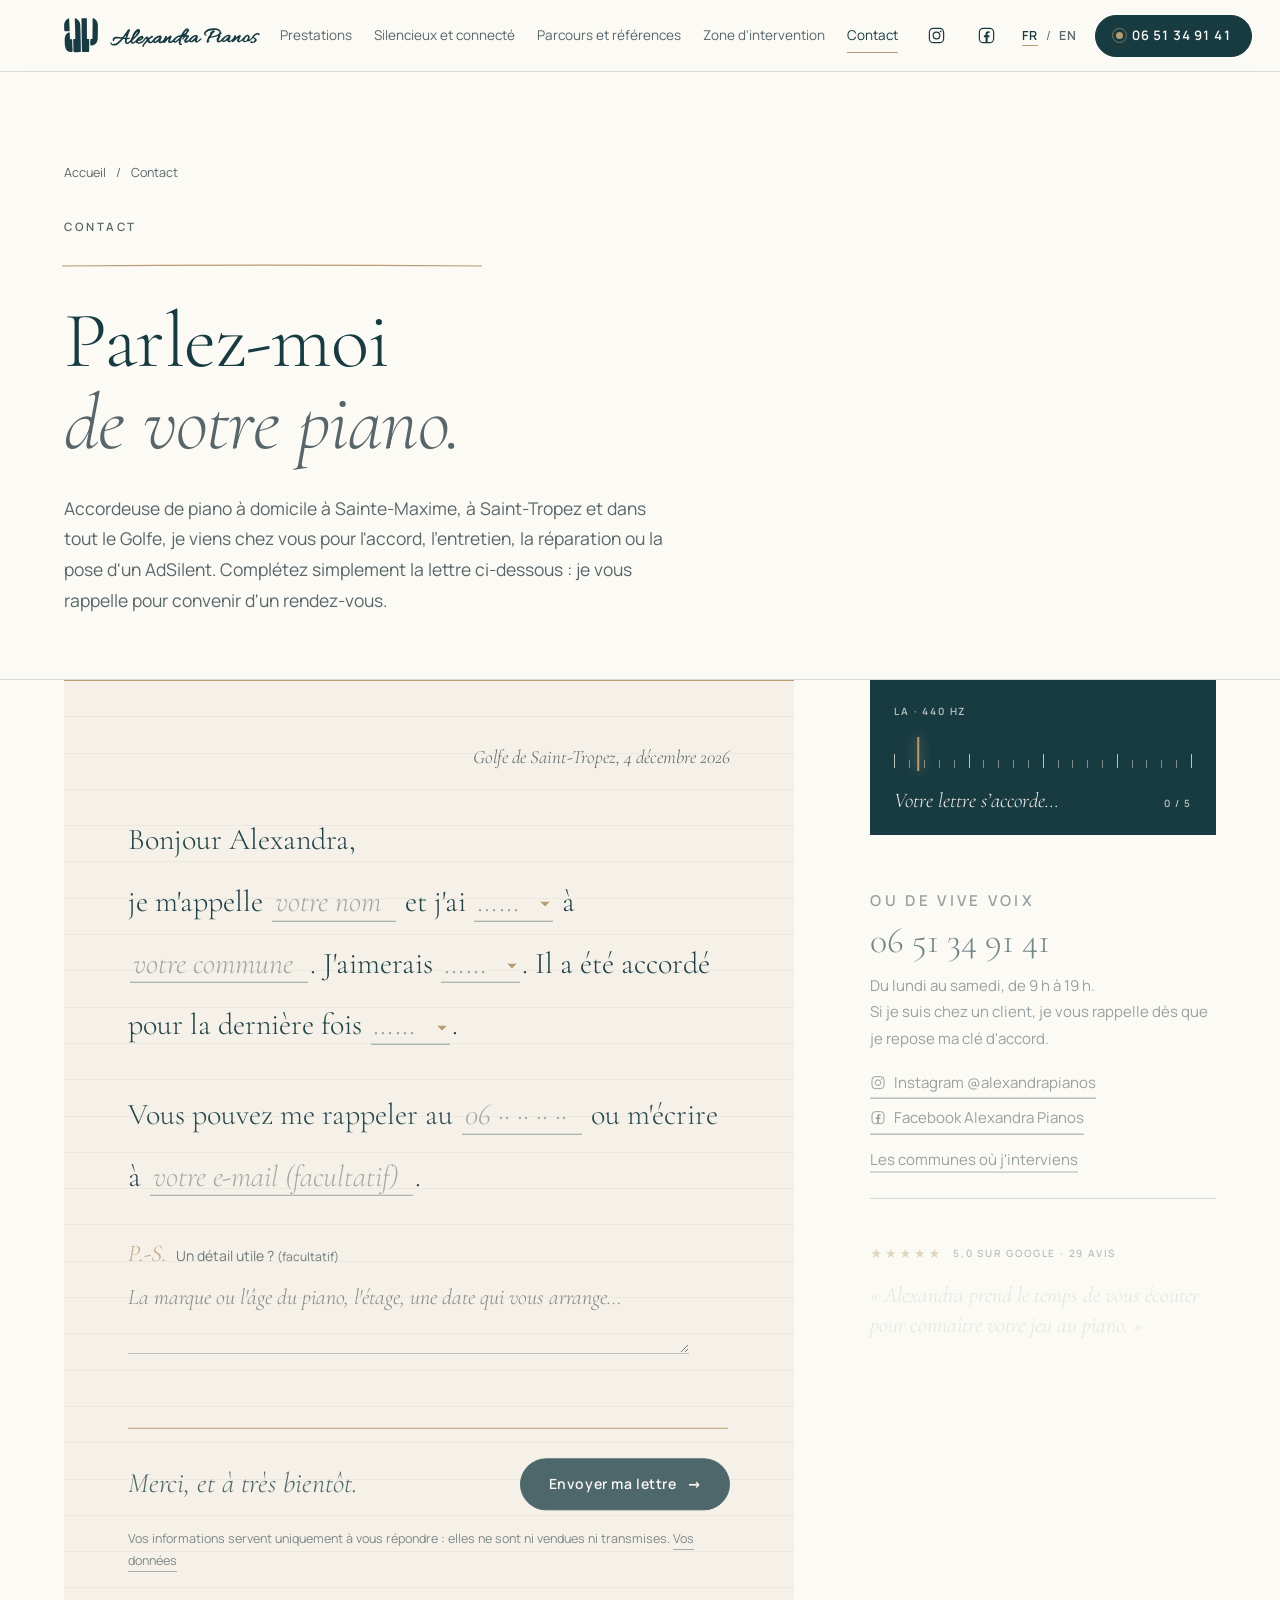
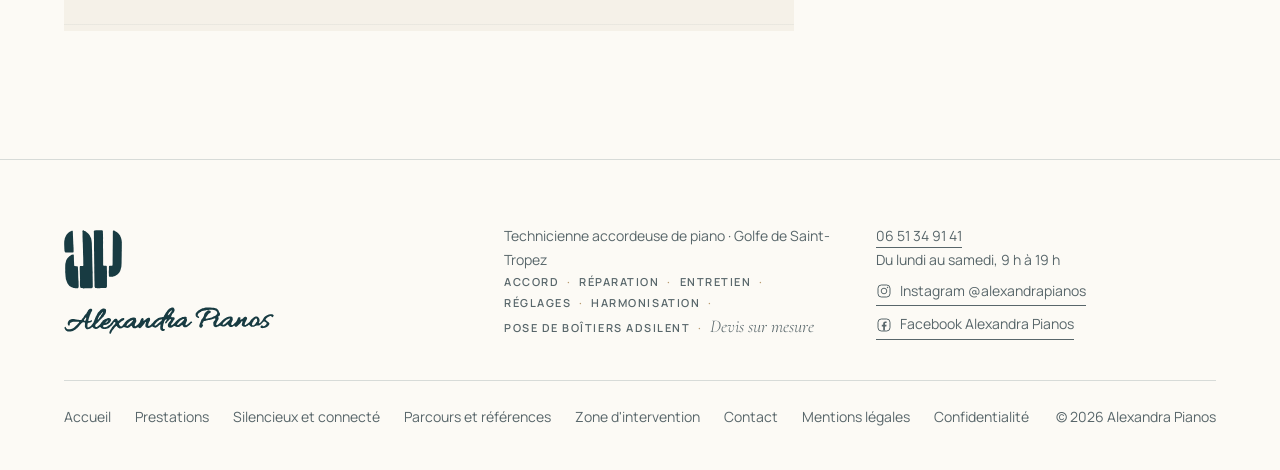
<file: contact.html>
<!doctype html>
<html lang="fr" class="no-js" data-palette="petrol" data-typo="classique" data-page="contact">
<head>
<meta charset="utf-8">
<meta name="viewport" content="width=device-width, initial-scale=1">
<meta name="robots" content="noindex, nofollow">
<title>Contact et rendez-vous · Alexandra Pianos, accordeuse de piano</title>
<meta name="description" content="Rendez-vous avec Alexandra Pianos, accordeuse de piano à domicile dans le Golfe de Saint-Tropez : accord, entretien, réparation, AdSilent. 06 51 34 91 41.">
<link rel="canonical" href="https://www.alexandrapianos.com/contact.html">
<meta property="og:type" content="website">
<meta property="og:locale" content="fr_FR">
<meta property="og:site_name" content="Alexandra Pianos">
<meta property="og:title" content="Contact et rendez-vous · Alexandra Pianos, accordeuse de piano">
<meta property="og:description" content="Rendez-vous avec Alexandra Pianos, accordeuse de piano à domicile dans le Golfe de Saint-Tropez : accord, entretien, réparation, AdSilent. 06 51 34 91 41.">
<meta property="og:url" content="https://www.alexandrapianos.com/contact.html">
<meta property="og:image" content="https://www.alexandrapianos.com/assets/img/accord-piano-a-queue.webp">
<meta name="theme-color" content="#183B42">
<link rel="icon" href="favicon.svg" type="image/svg+xml">
<link rel="preload" href="assets/fonts/CormorantGaramond-Light.woff2" as="font" type="font/woff2" crossorigin>
<link rel="preload" href="assets/fonts/manrope-400-normal.woff2" as="font" type="font/woff2" crossorigin>
<link rel="stylesheet" href="assets/css/style.css">
<script src="assets/js/early.js"></script>
<script type="application/ld+json">{"@context":"https://schema.org","@graph":[{"@type":"ContactPage","name":"Contact et rendez-vous · Alexandra Pianos","url":"https://www.alexandrapianos.com/contact.html","about":{"@id":"https://www.alexandrapianos.com/#entreprise"},"inLanguage":"fr-FR"},{"@type":"BreadcrumbList","itemListElement":[{"@type":"ListItem","position":1,"name":"Accueil","item":"https://www.alexandrapianos.com/"},{"@type":"ListItem","position":2,"name":"Contact","item":"https://www.alexandrapianos.com/contact.html"}]}]}</script>
</head>
<body>
<a class="aller-au-contenu" href="#contenu">Aller au contenu</a>
<svg class="defs" width="0" height="0" aria-hidden="true" focusable="false"><defs>
<path id="logo-mono" fill-rule="evenodd" d="M 942.9 32.5 C 942.2 33.2, 867.7 34.4, 842 34.1 C 828.2 33.9, 816.8 34.3, 812.5 35 C 808.6 35.6, 799.8 36.5, 792.9 36.9 C 778.4 37.7, 772.6 39.9, 765.2 47.1 C 758.5 53.8, 757.8 59.2, 759.8 88 C 760.6 99, 761 131, 761.1 174.5 C 761.1 212.4, 761.6 246, 762.1 249 C 762.6 252, 763.2 297, 763.6 349 C 764.7 532.6, 764.9 555.6, 765.9 561.5 C 766.4 565.3, 766.4 576.1, 765.8 590.5 C 765.3 603.1, 765.2 625.2, 765.5 639.5 C 766.3 668.9, 766.9 711.3, 767.5 795.3 C 767.7 832.2, 768.3 855.7, 769 860.3 C 769.8 865.1, 770.1 882, 770 910.5 C 769.9 934.1, 769.9 960.9, 770 970 C 770.1 979.1, 770.2 992.4, 770.2 999.5 C 769.9 1053.7, 770.2 1086.4, 771 1091.7 C 771.6 1095.2, 772.2 1131.4, 772.5 1172.7 C 772.9 1244.6, 774.1 1291.8, 775.6 1294.1 C 775.9 1294.7, 776.2 1319.8, 776.2 1349.9 L 776.2 1404.5 779 1418.4 C 780.9 1427.6, 782.7 1433.5, 784.3 1435.9 C 785.6 1437.9, 787.9 1441.4, 789.4 1443.8 C 792.5 1448.8, 796.1 1451.2, 804.9 1454.1 C 811.1 1456.2, 812.7 1456.3, 863.3 1456.1 C 891.8 1456, 915.6 1455.7, 916.1 1455.4 C 916.6 1455.2, 945.7 1454.7, 980.7 1454.4 C 1050.5 1453.9, 1050.9 1453.8, 1062.2 1447.8 C 1077.7 1439.6, 1083.7 1422.5, 1082 1392.1 C 1081.6 1385.8, 1081.6 1379, 1082 1377 C 1082.5 1374.2, 1082.3 1279, 1081.6 1190 C 1081.6 1181.5, 1081.8 1172.5, 1082.1 1170 C 1082.5 1167.5, 1082.4 1155.6, 1081.9 1143.5 C 1081.3 1128.7, 1081.3 1113.5, 1082.1 1097 C 1084.3 1049.3, 1084.3 1043.3, 1081.8 1027.2 C 1079.8 1013.9, 1079.6 1008.6, 1079.4 973 C 1079.3 925, 1078.7 920.4, 1072.6 914.5 C 1065.7 907.8, 1062.4 907.2, 1033.2 907.6 C 1013.1 907.9, 1007.2 907.7, 1004.5 906.6 C 1000.7 905, 991 897.6, 989.6 895.3 C 988.8 893.7, 988.6 878.6, 987.5 711 C 987.2 664.5, 986.8 616.1, 986.7 603.5 C 986.6 590.9, 986.6 570.8, 986.7 559 C 986.8 547.2, 986.6 517.9, 986.3 494 C 985.8 456.4, 985.7 352.3, 986.1 336 C 986.2 333, 985.9 321.3, 985.6 310 C 984.5 276.7, 984.6 251.2, 986 242.7 C 987.3 234.6, 986.9 220.1, 984.9 201 C 984.3 195.8, 983.7 162.3, 983.5 126.5 C 982.9 43.3, 983.1 44.7, 970.5 37.9 C 962.4 33.5, 945.2 30.1, 942.9 32.5 M 488.7 37.4 C 478.9 41.1, 474.8 55.9, 479.4 71.6 C 480.4 74.7, 481 81.6, 481.1 90.5 C 481.3 115.4, 481.4 137.3, 481.3 146.5 C 480.8 183.8, 480.9 201.3, 482 220 C 482.7 231.8, 483.5 258.6, 483.9 279.5 C 484.2 300.4, 484.8 318, 485.2 318.5 C 486.7 320.9, 488.3 345.3, 488.6 372.5 C 489.2 423.2, 489.9 452, 490.9 470.9 C 491.5 481.1, 492 503.8, 492.1 521.5 C 492.1 539.1, 492.7 555.8, 493.2 558.5 C 493.8 561.5, 494.2 579.5, 494.2 603 C 494.1 634.1, 494.4 644, 495.5 649.8 C 496.4 653.8, 496.7 658.7, 496.4 660.8 C 496.1 662.9, 496.3 672.9, 497 683.1 C 498.4 705.6, 498.9 728.4, 499.4 799 C 499.6 829, 500.3 859.8, 500.9 867.5 C 504.2 910.8, 502.7 912.4, 457 912.5 C 424.4 912.7, 417.5 915.2, 413.9 928.2 C 412.3 934, 411.7 1006.3, 413.1 1014.5 C 413.7 1017.8, 414.4 1034.2, 414.6 1051 C 414.8 1067.8, 415.2 1086.7, 415.4 1093 C 415.7 1099.3, 416.1 1113, 416.4 1123.5 C 416.7 1134, 417.6 1159.4, 418.5 1180 C 419.3 1200.6, 419.8 1220.1, 419.4 1223.4 C 419.1 1226.6, 419.4 1233.5, 420.1 1238.7 C 421.2 1247.1, 421.2 1249.5, 419.6 1258.9 C 416.7 1277.2, 417.5 1387.6, 420.7 1397.4 C 421.8 1400.9, 422.1 1404.2, 421.6 1409 C 420.2 1424, 429.6 1444.2, 441.9 1453 C 451.9 1460, 501.7 1465.4, 520.2 1461.4 C 527 1460, 578.1 1458.6, 609.5 1459.1 C 632.5 1459.5, 694.7 1457.3, 702 1455.9 C 712.7 1453.7, 717.6 1451.3, 723 1445.2 C 732.6 1434.4, 734.3 1426.6, 733.5 1395 C 733.2 1384.3, 732.8 1353.7, 732.5 1327 C 732.2 1300.3, 731.5 1276.2, 731 1273.5 C 730.3 1270.1, 730.3 1264.6, 730.9 1257 C 731.6 1249.7, 731.6 1239.2, 731 1228.1 C 730.5 1218.5, 730.3 1210.3, 730.6 1209.9 C 730.9 1209.4, 730.6 1194.5, 730 1176.8 C 728.4 1128.5, 728.4 1101.9, 730.2 1082 C 731.6 1066.8, 731.6 1063, 730.4 1053.5 C 727.6 1030.7, 727 1020.6, 726.5 989.5 C 726.2 971.9, 725.5 951.4, 725 944 C 724.5 936.6, 723.8 909.4, 723.4 883.5 C 722.8 838.2, 722.6 828, 721.4 797.5 C 720.2 765.1, 720.1 759.5, 720.1 738.8 C 720.2 726.8, 719.6 708, 718.9 697 C 717.9 681.3, 717.9 673.3, 718.8 659.8 C 719.7 645.4, 719.7 640.1, 718.4 628.5 C 717.6 620.8, 717 607.1, 717.1 598 C 717.1 588.9, 716.9 576.5, 716.5 570.5 C 716.2 564.5, 716.3 555.9, 716.7 551.4 C 717.3 546.1, 717.1 539.2, 716.3 531.4 C 714.1 509.7, 712.9 484, 711.9 434 C 711.4 406.8, 710.5 373.5, 710.1 360 C 709.3 337.4, 708.9 332.4, 706 315.5 C 705.5 312.2, 705 306.8, 705 303.5 C 705 300.1, 704.3 295, 703.5 292 C 702.7 289, 701.6 282.4, 701 277.5 C 700.5 272.6, 699.4 266.5, 698.5 264 C 697.6 261.5, 696.5 255.2, 696.1 250 C 695.3 240.7, 693.1 233.3, 689.1 226.4 C 688.1 224.7, 686.3 220.7, 685.1 217.4 C 683.9 214.2, 682 210, 680.9 208.1 C 679.8 206.2, 677.4 201, 675.6 196.4 C 673.7 191.9, 671 186.6, 669.6 184.7 C 668.2 182.8, 665.5 178, 663.7 173.9 C 659.6 164.4, 653.2 153.8, 646.8 145.2 C 644 141.5, 640.9 137.3, 640 135.8 C 639.1 134.2, 635.4 129.5, 631.9 125.3 C 613.7 103.4, 599.4 90.9, 574.4 75 C 569.6 72, 564.1 68.2, 562.1 66.7 C 556.7 62.4, 545.5 56, 538.7 53.4 C 535.4 52.1, 532 50.4, 531.1 49.6 C 530.2 48.8, 524.5 45.6, 518.5 42.5 C 506.1 36.1, 496.6 34.4, 488.7 37.4 M 1237.7 40.5 C 1233.6 41.9, 1229.5 45.2, 1227.7 48.5 C 1226.7 50.4, 1226.4 75.9, 1225.5 257 C 1225.3 292.5, 1224.9 336.1, 1224.5 354 C 1224.1 371.9, 1223.7 415.5, 1223.5 451 C 1223.3 486.5, 1222.7 518.1, 1222.2 521.2 C 1221.8 524.3, 1221.7 535.5, 1222 546.2 C 1222.7 565.9, 1222.4 611.3, 1221.4 659.5 C 1221 674.4, 1220.7 732.6, 1220.6 789 C 1220.5 901.3, 1220.9 893.5, 1214.1 898.9 C 1206.9 904.7, 1206 904.8, 1175.2 904.9 C 1143.1 905.1, 1142.9 905.1, 1136.2 912.4 C 1130 919.2, 1130.1 917.9, 1130 969.2 C 1129.9 1012.1, 1129.7 1017.3, 1127.9 1024.8 C 1125.7 1034.5, 1125.1 1083.6, 1127.1 1092 C 1128.5 1097.8, 1129.4 1120.4, 1129.1 1144.3 C 1128.9 1165.6, 1129.5 1168.1, 1135.8 1172.2 C 1142.7 1176.8, 1148 1178.3, 1156 1178.1 C 1195.1 1177.3, 1231.7 1173.2, 1240.8 1168.6 C 1242.3 1167.9, 1247.2 1166.5, 1251.6 1165.6 C 1259 1164.1, 1266.9 1161.1, 1286.2 1152.1 C 1289.9 1150.4, 1296.6 1146.6, 1301.2 1143.6 C 1305.8 1140.7, 1312.7 1136.7, 1316.5 1134.7 C 1320.3 1132.8, 1325.1 1129.5, 1327 1127.5 C 1328.9 1125.4, 1333 1121.9, 1336 1119.7 C 1346 1112.3, 1371 1087.8, 1375.5 1081 C 1377.8 1077.4, 1382 1072.2, 1384.7 1069.4 C 1388.1 1065.9, 1390.6 1062, 1392.4 1057.4 C 1394 1053.6, 1396.7 1048.4, 1398.5 1045.8 C 1403.4 1039, 1405.3 1034.9, 1410 1020.5 C 1412.3 1013.4, 1415.3 1004.4, 1416.6 1000.7 C 1417.9 996.9, 1419 993, 1419 991.8 C 1419 990.7, 1420.3 985.8, 1422 981.1 C 1423.6 976.3, 1425.6 968.8, 1426.5 964.4 C 1427.3 960.1, 1429.3 952, 1430.9 946.5 C 1434.5 934, 1437 919.5, 1437 911 C 1437 907.4, 1437.4 901.8, 1437.9 898.5 C 1439.8 887.7, 1441.8 836.1, 1441.5 808.5 C 1441.4 793.6, 1441.7 768.7, 1442.1 753 C 1443.2 715.8, 1443.9 674.4, 1444.3 611 C 1444.6 577.7, 1445.1 556.5, 1445.9 550.9 C 1446.7 545.3, 1446.9 537, 1446.6 527.4 C 1445.7 505.5, 1445.7 503.2, 1446.4 471.5 C 1447.2 438, 1447.2 366.1, 1446.3 361.2 C 1446 359.4, 1446.3 351.4, 1447 343.5 C 1448.2 330.9, 1448.1 328.1, 1446.7 320.3 C 1445.8 315.5, 1444.6 306.3, 1444.1 300 C 1442.4 280.7, 1439.3 262.6, 1436.4 255.3 C 1434.8 251.3, 1433.4 245.6, 1433.1 241.4 C 1432.7 237.4, 1431.8 233.3, 1430.8 231.8 C 1429.9 230.4, 1428.4 226.6, 1427.4 223.4 C 1425.7 217.5, 1423.3 211.6, 1415.4 193.9 C 1413 188.6, 1410.3 181.3, 1409.4 177.6 C 1408.3 173.3, 1405.9 168, 1402.4 162.5 C 1399.4 157.9, 1397 153.8, 1397 153.5 C 1397 152, 1390.2 143.2, 1383.4 136 C 1379.3 131.6, 1376 127.6, 1376 127 C 1376 125.8, 1339.3 88.9, 1332 82.9 C 1323.3 75.7, 1315.7 71, 1297.5 61.5 C 1288.2 56.6, 1278.5 51.4, 1276.1 49.8 C 1262.8 41.4, 1246.2 37.4, 1237.7 40.5 M 219.7 43 C 218.1 43.5, 216.3 44.3, 215.7 44.8 C 215 45.2, 210.9 47.2, 206.5 49 C 202.1 50.8, 195.5 54.3, 191.8 56.7 C 188.2 59.1, 180.9 63, 175.8 65.4 C 169.3 68.4, 163.5 72.1, 157.3 77.3 C 152.4 81.4, 145.6 86, 142.4 87.5 C 134.4 91.1, 97.8 128.1, 92.8 137.5 C 91.1 140.8, 88.7 144.8, 87.4 146.5 C 86.2 148.2, 83.5 152.9, 81.5 157 C 79.4 161.1, 76 167.1, 73.8 170.3 C 71.6 173.5, 69 178.5, 68.1 181.3 C 67.1 184.2, 64.7 189, 62.8 192 C 58 199.6, 50.3 216.8, 48.6 223.7 C 47.8 226.9, 46.2 232.1, 45.1 235.2 C 43.7 238.9, 43 243.4, 43 247.8 C 43 251.5, 42.4 256.8, 41.6 259.5 C 40.2 264.9, 37 276.8, 33.9 289.2 C 30.7 301.9, 29.7 382, 32.1 427 C 32.8 439.4, 33.5 458.1, 33.6 468.5 C 33.7 479.3, 34.3 489.7, 35 492.5 C 35.7 495.3, 36.3 505.6, 36.5 515.5 C 36.8 535.8, 40.3 553.3, 45.7 561.4 C 50.7 569.1, 60.2 577.8, 64 578.3 C 65.9 578.6, 70.9 579.4, 75 580.1 C 81.1 581.1, 125.5 582.4, 148 582.2 C 257.4 581.2, 251.4 581.5, 257.1 575.3 C 262.2 569.9, 262.2 569.6, 262.2 538.1 C 262.1 486.8, 261 450.2, 259.3 443.5 C 258.1 438.9, 258 434.5, 258.5 424.5 C 259 414.5, 258.8 409.8, 257.6 404.2 C 256.6 399.9, 256 391.9, 256 384.7 C 256 378, 255.3 368.7, 254.4 364 C 253.6 359.2, 253.2 353.3, 253.5 350.5 C 253.8 347.8, 253.4 330.2, 252.5 311.5 C 251.6 292.8, 250.7 269.2, 250.5 259 C 250.2 248.8, 249.7 237.1, 249.3 233 C 248.9 228.9, 248.6 219.9, 248.5 213 C 248.4 206.1, 247.8 193.1, 247 184 C 246.3 174.9, 245.6 158.5, 245.5 147.5 C 245.4 136.5, 244.8 115.3, 244.1 100.5 C 243.4 85.7, 242.7 69, 242.6 63.5 C 242.2 51.8, 240.5 46.9, 236.2 44.6 C 232.4 42.7, 223.4 41.8, 219.7 43 M 239.1 631.5 C 235.6 632.3, 230.6 633.6, 228 634.5 C 225.4 635.3, 219.8 636.5, 215.4 637 C 211.1 637.5, 206.3 638.3, 204.9 638.8 C 198.4 641.3, 157 670.8, 157 672.9 C 157 673.4, 152.4 677.4, 146.8 681.7 C 132 693.1, 119.9 705, 115.9 712.2 C 114 715.5, 109.7 721.4, 106.3 725.1 C 102.8 728.9, 100 732.4, 100 733.1 C 100 734.5, 91.2 752.1, 87.8 757.5 C 86.4 759.7, 84.3 764.2, 83.1 767.5 C 81.9 770.8, 79.8 775.8, 78.5 778.5 C 77.2 781.3, 75.6 787.1, 75 791.5 C 73.1 804.5, 70.3 816.4, 67.7 822.6 C 66.3 825.9, 64.9 830.3, 64.5 832.5 C 64.2 834.7, 63 840.8, 62 846 C 58.3 865, 56.6 880.8, 56.3 899.5 C 55.2 950.6, 55.2 988.4, 56.2 998.5 C 57 1007.2, 56.9 1015.5, 55.6 1038.1 C 53.9 1066.3, 53.9 1066.7, 55.8 1072.6 C 57.1 1076.3, 58.1 1082.6, 58.4 1089.5 C 59.1 1101.2, 61.5 1133.6, 62.9 1148.5 C 63.4 1153.5, 63.5 1160.2, 63.3 1163.5 C 63 1167.6, 63.7 1173.4, 65.6 1182 C 67.5 1190.7, 68.5 1199.3, 69 1210.5 C 69.8 1227.7, 72.2 1237, 80.9 1256.7 C 82.6 1260.6, 84 1264.9, 84 1266.2 C 84 1267.5, 86.3 1273.5, 89.1 1279.5 C 91.9 1285.5, 94.5 1293, 95 1296 C 95.4 1299.2, 98 1306.3, 101 1312.5 C 103.8 1318.5, 106.9 1327, 108 1331.3 C 110 1340, 114 1346.7, 122.6 1356 C 125.4 1359, 129.4 1364.2, 131.5 1367.5 C 133.5 1370.8, 137.8 1376.2, 140.9 1379.5 C 144.1 1382.8, 148 1387.1, 149.6 1389.1 C 154.4 1395.1, 164.1 1402.5, 181.3 1413.3 C 190.2 1419, 199.7 1425.3, 202.3 1427.3 C 205 1429.3, 207.6 1431, 208.1 1431 C 208.6 1431, 212.1 1432.4, 215.8 1434.1 C 219.5 1435.9, 225.2 1438.1, 228.5 1439.1 C 231.8 1440.1, 240.9 1443.4, 248.7 1446.4 C 256.5 1449.5, 264.5 1452, 266.4 1452 C 268.3 1452, 273.5 1453.1, 278 1454.6 C 301.1 1461.9, 348.1 1463, 367 1456.7 C 374.4 1454.2, 380.5 1446.8, 383.6 1436.5 C 386 1428.3, 387.2 1397, 385.9 1375.3 C 385.2 1364.9, 384.6 1338.6, 384.4 1316.7 C 384.2 1284.5, 383.9 1276.1, 382.6 1272.2 C 379.9 1263.7, 379 1255.8, 379 1239.8 C 379 1231, 378.4 1215.5, 377.6 1205.2 C 376.3 1188.4, 375.8 1171.3, 374.2 1091.5 C 374 1078.8, 373.9 1062.5, 374 1055.1 C 374.1 1046.8, 373.5 1038.2, 372.6 1032.6 C 370.7 1021.4, 368.9 986.5, 369.7 975 C 370.3 964.8, 367.5 932.2, 365.6 927.6 C 363.9 923.5, 359.1 919.8, 352.5 917.4 C 348.1 915.8, 344.1 915.5, 318.5 915.5 C 286 915.5, 285.6 915.4, 280.5 908 C 276.4 901.9, 275.8 899, 275.4 882.5 C 275.1 873.7, 274.5 856.7, 274 844.8 C 273.4 832.9, 273 818.3, 273 812.3 C 273 806.4, 272.6 798.8, 272.1 795.5 C 271.5 792.2, 270.4 756.6, 269.5 716.5 C 267.9 644.8, 267.8 643.4, 265.7 639.1 C 261.5 630.8, 253.4 628.5, 239.1 631.5"/>
<path id="logo-signature" fill-rule="evenodd" d="M 1907.5 110.6 C 1902.5 111.3, 1893.3 113.3, 1887 114.9 C 1880.7 116.6, 1874.5 118, 1873.2 118 C 1869.5 118, 1854.6 124.6, 1844.2 130.9 C 1838.9 134.1, 1832 137.9, 1828.9 139.4 C 1825.8 140.8, 1821.4 144, 1819.1 146.5 C 1816.9 148.9, 1812.6 152.7, 1809.6 154.9 C 1806.7 157.1, 1802.9 161.1, 1801.2 163.9 C 1799.5 166.6, 1796.5 170.3, 1794.4 172.2 C 1786.6 179.3, 1783.9 189.1, 1785.9 203.3 C 1787.2 212.3, 1788.1 214.3, 1794.7 222.5 C 1801.5 230.8, 1811 237, 1817.2 237 C 1822.2 237, 1827.3 233.8, 1828.5 229.9 C 1829.5 226.9, 1824.9 220.6, 1819.6 217.5 C 1813 213.7, 1809.2 205.7, 1811 199.7 C 1813.5 191.4, 1819.5 182.6, 1826 177.9 C 1829.4 175.5, 1833.8 172.2, 1835.8 170.7 C 1837.8 169.1, 1841.3 166.9, 1843.5 165.8 C 1845.7 164.6, 1849.1 162.5, 1851 161 C 1857.4 156, 1869.3 152.5, 1898 147.4 C 1903.2 146.5, 1909.8 144.9, 1912.5 143.9 C 1922.3 140.4, 1925.6 139.9, 1930.4 141.1 C 1934.2 142, 1935.7 141.9, 1940.7 140.2 C 1957 134.5, 1980.2 134.5, 2007.5 140.3 C 2021.1 143.2, 2032.2 149.1, 2041.1 158.3 C 2046.4 163.7, 2048.1 167.8, 2048.3 175.4 C 2048.4 180.9, 2048.1 182.1, 2044.5 187.8 C 2037.9 198.6, 2022.1 212.1, 2009.5 217.7 C 2005.7 219.5, 1998 223, 1992.5 225.5 C 1978.7 231.9, 1955 239.6, 1946.5 240.5 C 1942.7 240.9, 1935.5 242.5, 1930.6 244.1 C 1908.5 251.3, 1899.8 244.4, 1912.3 229.6 C 1914.7 226.8, 1919.7 220, 1923.3 214.5 C 1939.5 190.2, 1943.4 185.7, 1953 180.5 C 1965.3 173.7, 1968.3 170.5, 1968.8 163.2 C 1969.1 159, 1968.8 156.5, 1967.9 155.4 C 1965.9 153, 1957.6 149.1, 1951.8 147.9 C 1948.9 147.3, 1944.1 146, 1941.1 144.9 C 1935.1 142.7, 1932.7 143.4, 1929.4 148.6 C 1928.4 150, 1924.9 153, 1921.6 155.2 C 1918.2 157.4, 1913.4 161.3, 1910.9 163.9 C 1908.4 166.4, 1904.2 170.2, 1901.7 172.3 C 1893.6 178.9, 1888.5 190.2, 1887.4 204.2 C 1886.8 210.9, 1886.2 213, 1883.5 216.9 C 1881.8 219.4, 1879.6 223.5, 1878.6 226 C 1875.3 234.3, 1871 240.8, 1864.4 247.1 C 1857.1 254.2, 1854.6 258.8, 1849.8 274 C 1848.2 279.2, 1845 286.8, 1842.8 290.9 C 1839.3 297.3, 1836.6 305.3, 1830.4 327 C 1826.1 341.8, 1833 353.7, 1846.4 354.8 C 1855.7 355.6, 1864.2 349.7, 1869.1 339.4 C 1870.8 335.9, 1872.5 333, 1873 333 C 1873.4 333, 1874.5 331.4, 1875.5 329.4 C 1877.7 324.8, 1876.5 321.7, 1870.4 316 C 1868 313.8, 1866 311.1, 1866 310.2 C 1866 305.3, 1868.6 300.1, 1873.5 295 C 1878.8 289.4, 1879.4 288.3, 1880.4 281.9 C 1881.3 276.5, 1883.7 275, 1893.7 273.5 C 1898.5 272.7, 1904.8 271.2, 1907.6 270.1 C 1910.4 269, 1916.2 267.7, 1920.6 267.1 C 1924.9 266.5, 1931 265.3, 1934 264.5 C 1937 263.7, 1941.5 263, 1943.9 263 C 1948 263, 1977.4 256.5, 1986.5 253.5 C 1988.7 252.8, 1995.9 249.7, 2002.5 246.6 C 2009.1 243.5, 2015.9 241, 2017.6 241 C 2027.5 241, 2027.1 257.4, 2017 266.3 C 2007.6 274.5, 1999.7 287.6, 1999.6 295 C 1999.6 299.2, 2002.5 326.8, 2003.6 331.7 C 2005 338.4, 2020.8 348.3, 2032.1 349.6 C 2037.5 350.2, 2038.4 350, 2048.8 345.1 C 2054.9 342.3, 2060.2 340, 2060.7 340 C 2061.2 340, 2063.2 338.8, 2065.3 337.4 C 2067.4 336, 2072.3 333.7, 2076.2 332.4 C 2084.1 329.6, 2090.4 330.2, 2095.4 334.1 C 2099.5 337.3, 2105.1 339.3, 2112 340.1 C 2115.6 340.5, 2120.6 341.2, 2123.2 341.5 C 2131.9 342.8, 2148.9 336.2, 2156.9 328.3 C 2159.3 325.9, 2161.6 324, 2162.1 324 C 2162.5 324, 2165.2 322, 2168 319.5 C 2176 312.4, 2178.1 313.3, 2184.3 326.3 C 2188.2 334.6, 2189.3 336.1, 2195.6 341 C 2202.5 346.5, 2202.5 346.5, 2214 346.5 C 2228.9 346.5, 2235.8 343.6, 2245.2 333.5 C 2252.1 326.2, 2254.1 325.5, 2256.1 330.2 C 2257.8 334.3, 2263.5 340.7, 2267.1 342.6 C 2268.7 343.4, 2272.5 344, 2275.8 344 C 2284 344, 2286.7 342, 2312 316.9 C 2329.9 299, 2334.1 294.4, 2337 288.8 C 2340.8 281.3, 2346.9 274, 2349.3 274 C 2351.9 274, 2354 276.9, 2354 280.5 C 2354 284.5, 2350.8 298.4, 2348 306.2 C 2343 320.5, 2344.3 326.3, 2354.5 335.8 C 2362.1 342.9, 2366.8 344.5, 2379.6 344.4 C 2388.3 344.3, 2389.2 344.1, 2398.7 339.7 C 2404.1 337.1, 2409.2 335, 2410 335 C 2410.7 335, 2413.6 332.9, 2416.5 330.3 C 2426.2 321.3, 2430.1 318, 2430.9 318 C 2434.8 318, 2438.6 321.1, 2446.1 330.2 C 2456.3 342.7, 2458.7 343.9, 2473.8 344.7 C 2487.7 345.4, 2497.4 343.4, 2504.6 338.5 C 2507.4 336.6, 2510 335, 2510.4 335 C 2510.9 335, 2514.7 333.4, 2519 331.5 C 2526.7 328, 2526.7 328, 2542.1 328.3 C 2558.8 328.5, 2561.6 327.8, 2565.7 322.7 C 2566.7 321.3, 2570.5 318.5, 2574 316.4 C 2578.2 313.9, 2581.9 310.5, 2584.8 306.8 C 2587.1 303.6, 2590.5 300.3, 2592.1 299.3 C 2593.8 298.3, 2596.5 295, 2598.2 291.8 C 2604.1 280.7, 2615.7 276.7, 2627.2 281.7 C 2650.2 291.9, 2653.5 306.8, 2636.6 323.5 C 2624.2 335.8, 2614 340.3, 2604.7 337.6 C 2598.6 335.8, 2596.3 333.8, 2595.8 329.5 C 2595.3 325, 2592.2 325.1, 2585.2 329.9 C 2575.7 336.3, 2572 340.2, 2572 343.9 C 2572 349.4, 2575.5 355.5, 2581 359.3 C 2584.2 361.6, 2601.6 361.7, 2608.1 359.5 C 2610.5 358.7, 2617.8 356.9, 2624.4 355.5 C 2642.8 351.7, 2655.4 344.8, 2667.6 331.8 C 2679.2 319.3, 2683.3 307.7, 2679.1 298.5 C 2676 291.6, 2663.7 280.7, 2653.4 275.8 C 2646.5 272.5, 2636.3 263.9, 2634.9 260.2 C 2632.6 254.1, 2639.8 243.7, 2652.3 235.1 C 2654.9 233.4, 2657 231.5, 2657 231.1 C 2657 229.5, 2669.6 222.1, 2676.5 219.6 C 2680.3 218.2, 2686.9 215.9, 2691 214.4 C 2701.4 210.6, 2703.3 211.2, 2707 219.4 C 2710.1 226.3, 2711.3 227.5, 2715.1 228.5 C 2723.1 230.5, 2736.1 211.7, 2732.1 204.2 C 2730.8 201.8, 2719.9 193.3, 2716.2 191.8 C 2714.7 191.2, 2707.2 190.7, 2699.5 190.6 C 2685.5 190.5, 2685.5 190.5, 2673.5 194.8 C 2659.8 199.6, 2645.8 207.1, 2631.8 217.1 C 2619.9 225.6, 2615 231.1, 2609.9 242 C 2602.7 257.2, 2600.5 261.1, 2597.5 264.4 C 2595.8 266.3, 2592.3 271, 2589.5 274.9 C 2581.3 286.7, 2579.9 288.1, 2570.6 294.2 C 2561 300.5, 2557.6 301.9, 2555.1 300.3 C 2552.2 298.5, 2552.7 293.9, 2556.8 285.4 C 2562 274.8, 2562.3 273.1, 2561 261 C 2559.9 249.8, 2558.1 245.5, 2551.3 237.5 C 2549.4 235.3, 2546.4 231.5, 2544.7 229 C 2539.9 222.2, 2534.7 220, 2522.5 219.8 C 2513.3 219.5, 2511.9 219.8, 2505.5 222.6 C 2492 228.4, 2466.1 249.1, 2458.7 259.9 C 2457 262.4, 2453.9 266.5, 2451.9 269 C 2449.8 271.5, 2446.6 276.2, 2444.8 279.4 C 2441.9 284.6, 2439.9 286.5, 2429.5 293.9 C 2422.9 298.6, 2413.2 306.5, 2408 311.6 C 2402.8 316.6, 2397.5 321.2, 2396.3 321.9 C 2392.4 323.9, 2386.5 323.3, 2383.1 320.4 C 2378.9 316.9, 2379 312.6, 2383.4 303.5 C 2385.2 299.7, 2387.9 293.1, 2389.4 289 C 2390.8 284.9, 2393.6 278.8, 2395.5 275.5 C 2406.4 256.8, 2411.8 242.9, 2410 237.6 C 2408.8 234, 2399.6 224.5, 2396.2 223.5 C 2388.6 221.3, 2373.6 228.3, 2361.9 239.5 C 2357.1 244.1, 2351.9 248.5, 2350.2 249.4 C 2348.5 250.3, 2345.4 252.1, 2343.4 253.5 C 2338.7 256.7, 2327 260.4, 2325.7 259.1 C 2325.1 258.5, 2325.7 255.1, 2327.4 249.7 C 2331.8 235.5, 2330.4 228.1, 2323.3 227.9 C 2310.4 227.5, 2303.3 229.4, 2300.1 233.9 C 2299.1 235.3, 2296.4 242.1, 2294 249 C 2286.2 271.9, 2277.4 285.3, 2263 295.9 C 2261.1 297.3, 2254.5 303.6, 2248.5 309.9 C 2235.9 322.9, 2233.5 324.4, 2227.2 323.7 C 2218.8 322.8, 2214.4 317.2, 2217.3 310.9 C 2219.4 306.3, 2221 300.2, 2221 296.4 C 2221 294.8, 2222.3 291.4, 2223.8 288.9 C 2225.3 286.5, 2227.2 282.5, 2227.9 280 C 2228.6 277.5, 2230.3 274, 2231.6 272.3 C 2236.5 265.9, 2237.1 263, 2236.1 251.8 C 2235.6 246.1, 2234.7 240.2, 2234.1 238.7 C 2233.5 237.1, 2233 234.2, 2233 232.1 C 2233 224.7, 2227.9 221.3, 2213.8 219 C 2199.1 216.6, 2177.7 220.7, 2164.5 228.5 C 2162.3 229.8, 2157.8 232.3, 2154.5 234.1 C 2148.3 237.4, 2139.5 243.1, 2130 250 C 2124.5 254.1, 2096.2 280.9, 2075.5 301.8 C 2069.4 307.9, 2063.9 313, 2063.3 313 C 2062.7 313, 2059.9 315, 2057 317.4 C 2048.2 324.9, 2040.5 325.7, 2036.4 319.5 C 2034.9 317.2, 2034.8 316.1, 2035.8 310.6 C 2037.4 301.9, 2047.2 280.7, 2056.3 266.2 C 2060.7 259.2, 2065 245.9, 2065 239.4 C 2065 236.5, 2063.9 233, 2061.5 228.4 C 2059.6 224.7, 2058 221.4, 2058 220.9 C 2058 220.5, 2061.6 218, 2066 215.4 C 2076.2 209.3, 2079.8 204.3, 2081.3 193.7 C 2082.6 184.5, 2082.2 182.9, 2075.7 173.9 C 2072.8 169.8, 2069.3 163.6, 2068.1 160 C 2063.8 147.8, 2060.2 142.4, 2050.1 132.8 C 2040.1 123.3, 2035.5 120.6, 2028 119.4 C 2025.5 119.1, 2020.6 117.5, 2017 116 C 2003.5 110.2, 1933.4 106.7, 1907.5 110.6 M 1490 112.5 C 1478.4 114.9, 1476.1 116.3, 1458.6 132.5 C 1453.5 137.2, 1448.3 141.8, 1447.2 142.6 C 1446 143.4, 1441.8 148.9, 1437.9 154.8 C 1433.9 160.7, 1429.7 166.7, 1428.4 168.2 C 1427.2 169.7, 1424.6 174.2, 1422.6 178.2 C 1420.7 182.2, 1416.9 188.2, 1414.2 191.5 C 1409.4 197.4, 1401 212.1, 1401 214.6 C 1401 215.3, 1400.3 217.5, 1399.3 219.4 C 1397 224.4, 1392.5 225.9, 1376.2 227 C 1360.3 228.1, 1346.8 231.5, 1333 238.1 C 1318.3 245.2, 1285.5 270.6, 1276.2 282.2 C 1273.9 285.1, 1269.6 290.5, 1266.7 294.1 C 1263.9 297.8, 1259.2 302.6, 1256.4 304.8 C 1253.5 307, 1250.2 310.3, 1249 312 C 1247 314.8, 1234.6 324.6, 1224.5 331.3 C 1219.7 334.5, 1214.1 334.9, 1211.6 332.1 C 1208.7 328.9, 1208.6 324, 1211.3 314.9 C 1212.6 310.3, 1214.2 304.7, 1214.8 302.5 C 1215.4 300.3, 1217.4 296, 1219.2 293 C 1221.1 290, 1223.2 285.9, 1223.9 284 C 1224.7 282.1, 1226.9 277.7, 1228.8 274.2 C 1231.8 268.7, 1232.3 266.6, 1233 257.6 C 1234.5 238.8, 1230.6 233, 1216.4 233 C 1207.5 233, 1202 235.8, 1189 247 C 1185.4 250.1, 1180.8 253.8, 1178.7 255.2 C 1176.5 256.6, 1172.6 260.2, 1170 263.2 C 1164.6 269.2, 1157.3 273.7, 1154.6 272.7 C 1153.1 272.1, 1153 271.3, 1153.7 267.7 C 1154.1 265.4, 1154.5 259.4, 1154.5 254.4 C 1154.5 243.5, 1153.5 241.9, 1145.4 239.3 C 1138.7 237.2, 1132.8 239.1, 1126.5 245.4 C 1122.2 249.8, 1122 250.1, 1117 265.5 C 1111.9 281.1, 1108.8 288, 1103.8 294.7 C 1097.4 303.4, 1084.1 317.7, 1080.2 320.2 C 1078.4 321.3, 1073.1 325.5, 1068.4 329.5 C 1059.7 336.9, 1055.9 338.7, 1051.6 337 C 1046.9 335.3, 1046.1 332.5, 1047.1 322.5 C 1048.5 309.2, 1051.8 301, 1059.7 291.3 C 1065.3 284.3, 1066.3 280.8, 1065.8 269.9 C 1065.4 262.1, 1064.9 259.5, 1063 256.5 C 1061 253.2, 1060.8 252.4, 1061.8 249.6 C 1063.6 244.8, 1063.3 243.4, 1059.9 239.5 C 1053.3 232, 1042.4 229.8, 1025.9 232.5 C 1012.1 234.7, 989.7 242.3, 984.5 246.5 C 982.3 248.2, 977.4 251.6, 973.5 253.9 C 958.4 262.9, 940 276.1, 940 278 C 940 278.5, 936.7 282.5, 932.7 286.8 C 928.6 291.1, 923.6 297.7, 921.5 301.3 C 919.2 305.5, 915.7 309.9, 912.3 312.8 C 909.3 315.4, 905.8 319.3, 904.5 321.5 C 901.3 326.8, 893.5 334.3, 888.4 337 C 877.5 342.5, 871 339.9, 863.2 326.7 C 852.9 309.2, 853.2 302.8, 864.8 294.8 C 867.3 293.1, 872.5 288.8, 876.3 285.3 C 880.1 281.8, 887.5 276.4, 892.8 273.3 C 914.8 260.4, 917.2 258.7, 919.1 254.5 C 924 243.9, 918.6 237, 905.7 237 C 898.5 237, 892.7 239.2, 886 244.4 C 883 246.8, 877.5 250.6, 873.8 252.9 C 870 255.3, 866.1 258.5, 864.9 260.1 C 863.8 261.7, 860.2 264.8, 857 267 C 847.7 273.3, 841.1 272.1, 838.4 263.7 C 835.5 254.2, 826.2 248, 815.2 248 C 806 248, 801.1 250.6, 794.3 259 C 791.4 262.6, 785.3 269.7, 780.7 274.8 C 776.2 279.9, 770.1 287.4, 767.2 291.3 C 764.3 295.3, 760.4 300.1, 758.6 302 C 756.7 303.9, 753.8 307.5, 752.1 310 C 748.9 314.6, 742 320.6, 734.2 325.7 C 731.9 327.2, 725.8 331.5, 720.8 335.2 C 715.4 339.1, 709.8 342.3, 707.1 343.1 C 704.6 343.7, 699.4 345.6, 695.5 347.3 C 685.7 351.5, 672.6 351.9, 668.5 348 C 661.1 341.1, 661.2 331.7, 668.9 324.5 C 672.1 321.5, 672.2 321.5, 684.3 321.4 C 698 321.3, 706.4 319.2, 712.5 314.5 C 714.5 313.1, 718.4 310.8, 721.3 309.5 C 726.8 307.1, 740.7 297.1, 745.2 292.3 C 749.1 288.2, 756.9 273.6, 758.2 268.1 C 759.9 260.4, 758.6 255.1, 753 247.7 C 741.9 233, 725 233.9, 690.5 251 C 664.6 263.9, 660.4 266.9, 655.5 275.7 C 653.3 279.7, 648.5 286.2, 644.9 290.2 C 641.3 294.2, 636.4 300.5, 634.1 304.2 C 626.5 316.4, 595.6 342.6, 584.9 346.1 C 578.3 348.3, 578.2 348.3, 574.9 346.4 C 561.3 338.5, 567.5 311.8, 584.9 303 C 589.4 300.8, 594.2 296.4, 607 282.8 C 616.1 273.3, 626 263.1, 629 260.2 C 632 257.4, 634.9 254.6, 635.3 254.1 C 641.6 247.2, 661.2 227.9, 663.3 226.5 C 664.8 225.5, 666.8 223.3, 667.7 221.6 C 668.5 219.9, 673.1 212.7, 677.8 205.5 C 682.5 198.3, 687.8 190.3, 689.6 187.5 C 695.2 179, 699 163.9, 699 150.3 C 699 137, 698.3 135.1, 691.2 129.1 C 683.4 122.6, 679 121, 668.5 121 C 659.9 121, 659.1 121.2, 654 124.4 C 651 126.3, 646.5 129, 644 130.3 C 636.6 134.4, 623.6 146, 616.9 154.5 C 613.5 158.9, 607.9 165.4, 604.5 169 C 601.1 172.6, 596.8 178.2, 594.8 181.5 C 591.3 187.4, 580 210.4, 580 211.8 C 580 212.2, 578.6 214.2, 577 216.4 C 575.4 218.5, 573.3 222.6, 572.4 225.4 C 571.5 228.2, 569.8 232.3, 568.7 234.5 C 566.6 238.7, 562.3 250, 558.4 261.2 C 557.1 265, 555 269.9, 553.7 272.2 C 552.3 274.6, 551 277.9, 550.6 279.5 C 550.3 281.1, 548.6 285.2, 547 288.5 C 545.4 291.8, 543.5 296.1, 542.9 298 C 542.2 299.9, 539.1 304.2, 536 307.5 C 532.9 310.8, 529.3 315.1, 528 317 C 518.7 330.9, 514.9 334.8, 506.7 339.1 C 502.2 341.4, 495.9 345.1, 492.6 347.2 C 485 352.1, 478.4 352.6, 475.1 348.4 C 471.4 343.7, 472.6 308.7, 476.7 300.7 C 478.9 296.3, 483.7 293.8, 488.7 294.5 C 493.8 295.2, 507.3 292.8, 513.9 290 C 524.7 285.3, 532.2 273.2, 527.5 268 C 525 265.2, 518.7 265.4, 513.6 268.4 C 511.3 269.7, 505.9 271.5, 501.5 272.5 C 485.1 276, 481.1 273.4, 484.4 261.3 C 485.4 257.6, 487.3 250.6, 488.6 245.7 C 489.9 240.9, 492.3 234.1, 494 230.7 C 495.7 227.2, 497.7 221, 498.6 216.9 C 499.5 212.4, 502.2 205.2, 505.5 198.4 C 508.5 192.3, 511.6 184.6, 512.3 181.4 C 513.9 174.8, 515.3 171.6, 518 168.5 C 519 167.4, 522.2 161.8, 525.1 156.1 C 530 146.8, 530.5 145.2, 530.5 139.3 C 530.5 133.5, 530.2 132.6, 527.8 130.5 C 522.3 125.8, 505.8 124.7, 499.4 128.6 C 492.1 133.2, 483.7 140.7, 481.8 144.5 C 480.6 146.7, 478.7 149.8, 477.4 151.3 C 476.1 152.8, 474.6 155.8, 474 157.9 C 473.5 160, 471.7 163.5, 470 165.6 C 465.7 171.2, 462.7 175.8, 459.6 181.5 C 458.1 184.3, 453.9 189.4, 450.2 193 C 441.8 201.2, 439.4 204.3, 428.5 221 C 423.7 228.4, 418.1 236.3, 416 238.5 C 413.9 240.7, 410.2 245.7, 407.7 249.6 C 403.2 256.7, 399.5 260.2, 395.4 261.2 C 391.7 262.1, 365.9 260.1, 355.5 258.1 C 345.2 256.1, 328.7 253.3, 319 251.9 C 304.6 249.9, 281.3 251.5, 267.6 255.5 C 243.7 262.5, 226.6 296.4, 236.1 317.9 C 239.4 325.5, 242.5 328.8, 247.3 329.8 C 255 331.4, 257.1 328.9, 258.5 317 C 259.9 303.9, 260.6 302.5, 268.7 295.5 C 275.1 290.1, 277.1 288.9, 281.9 288 C 285 287.4, 289.5 286.4, 292 285.9 C 294.5 285.4, 298.5 284.5, 301 283.9 C 303.5 283.4, 319.4 282.9, 336.3 282.9 C 370.4 282.8, 372 283.1, 372 288.8 C 372 293, 369.3 296.1, 340.3 325.4 C 310 356, 305 359.7, 285.7 366.7 C 266.5 373.6, 240.9 377.1, 231.7 374.1 C 224.9 371.8, 218.3 365.6, 214.4 357.7 C 207.8 344.6, 203.6 342.2, 197.4 348.4 C 191.1 354.7, 192.6 360.9, 204.6 379 C 213 391.9, 227.2 399.8, 246 402.2 C 255.5 403.5, 273.3 402.1, 282.7 399.4 C 300 394.4, 323 382.8, 331.4 374.6 C 333.7 372.5, 338 368.7, 341 366.3 C 344 363.8, 349 359.3, 352.2 356.2 C 355.3 353, 360.6 347.8, 364 344.5 C 367.5 341.2, 372.2 335.5, 374.5 331.9 C 378.2 326.2, 386.5 316.4, 403.2 298.1 C 409.6 291.2, 414.4 289.6, 426.4 290.3 C 443.5 291.4, 444.3 292.9, 442.4 320.7 C 441 340, 441 340, 444.2 348.7 C 449.8 364.2, 461.1 373.6, 475.5 374.7 C 488.9 375.7, 509.6 366.6, 522.5 353.9 C 526.3 350.2, 529.7 347.8, 531.7 347.4 C 535.2 346.7, 534.6 346.2, 546.3 359.4 C 553 367, 557.4 368.9, 571 370.2 C 583 371.3, 593.2 369.2, 598.8 364.5 C 600.3 363.3, 604.2 360.9, 607.5 359.2 C 610.8 357.5, 615.3 354.3, 617.5 352.1 C 620.1 349.3, 622.3 348, 624 348 C 626.7 348, 635.3 354.2, 642.3 361.2 C 645.8 364.7, 648.5 365.6, 669.4 370.5 C 678 372.5, 689.3 371.8, 704 368.3 C 722.8 363.9, 731.8 359.2, 746 346 C 748.5 343.7, 753 340, 756 337.7 C 766.3 330, 779.7 314.4, 785 304.1 C 787.6 298.9, 796.3 289.4, 800.2 287.4 C 807.8 283.5, 812.6 287.9, 811.6 297.9 C 810.6 307, 808.9 310.3, 801.4 317.3 C 797.7 320.7, 791.4 327.6, 787.4 332.7 C 783.4 337.7, 778.5 343.1, 776.5 344.6 C 774.3 346.3, 771.5 350, 769.4 354.1 C 767.6 357.8, 765.6 361.1, 765 361.5 C 764.5 361.8, 762.4 364.9, 760.4 368.3 C 758.5 371.7, 754.9 376.5, 752.5 379 C 748.2 383.4, 742 396.2, 742 400.7 C 742 401.7, 741.3 405, 740.5 408 C 737.4 419.7, 741.3 429, 749.5 429 C 755.9 429, 758.3 426.5, 761.3 416.8 C 765.4 403.9, 775.9 386.9, 788.1 373.6 C 791.1 370.2, 794.7 365.9, 796 364 C 798.2 360.7, 802 356.5, 816.1 341.8 C 823.4 334.2, 826.5 333.9, 831.9 340.3 C 849.8 361.5, 865.1 368.2, 884.4 363.2 C 889.1 362, 893.3 360.2, 894.9 358.7 C 896.3 357.4, 899.8 354.7, 902.6 352.8 C 915.8 343.6, 916.9 343.6, 935 353.8 C 950.6 362.5, 970 360.9, 983.1 349.7 C 999.8 335.6, 1003.4 333, 1006.6 333 C 1010.2 333, 1013.6 336.4, 1014.6 340.9 C 1017.8 356.2, 1027.2 362.2, 1047.8 362.2 C 1056.8 362.2, 1057.7 362, 1064.1 358.6 C 1075.9 352.5, 1085.7 348.8, 1088.2 349.5 C 1089.5 349.9, 1092.3 351.9, 1094.5 354.1 C 1098.6 358, 1104.4 361, 1108 361 C 1112.8 361, 1124.9 352.4, 1129.9 345.5 C 1131.7 343, 1136.2 337.6, 1139.8 333.6 C 1143.5 329.6, 1149.2 322.8, 1152.5 318.5 C 1155.8 314.2, 1160.1 308.9, 1162.1 306.6 C 1164.1 304.3, 1166.9 300.2, 1168.4 297.3 C 1169.8 294.5, 1172.5 291, 1174.3 289.6 C 1181.7 283.9, 1184.8 287.9, 1181.2 298.4 C 1177.2 309.9, 1175.8 317.5, 1175.7 328 C 1175.5 337.9, 1175.7 338.8, 1178.5 343.9 C 1183.8 353.4, 1191.2 357.4, 1205.6 358.7 C 1217.2 359.6, 1233.6 355.1, 1240.4 349 C 1253.2 337.5, 1255.4 337.3, 1272.2 345.6 C 1298.1 358.3, 1305.1 357.7, 1327.1 340.8 C 1332.3 336.8, 1339.4 330.5, 1342.8 326.9 C 1355 313.8, 1363 315, 1358.5 329.3 C 1357.4 332.7, 1356.6 339.6, 1356.3 349 C 1355.4 374, 1359.6 382.8, 1376.6 391.5 C 1385.2 395.9, 1389.7 395.9, 1401.9 391.4 C 1410.5 388.2, 1412.5 386.2, 1412.5 380.4 C 1412.5 374.4, 1410.7 372.9, 1402.9 372.4 C 1388 371.4, 1385.2 363.7, 1390.1 337.5 C 1391.2 331.4, 1392.5 323.1, 1393 319 C 1393.9 311.4, 1395.5 305.8, 1398.5 300 C 1399.4 298.3, 1400.6 294.1, 1401.1 290.8 C 1403.5 276.1, 1422.1 253, 1431.6 253 C 1438.8 253, 1434.8 265.3, 1423.7 277.6 C 1412.4 290, 1411.7 304, 1422.4 304 C 1427.5 304, 1431.9 300.3, 1437.3 291.5 C 1440 287.1, 1445 280.6, 1448.4 277 C 1451.9 273.4, 1455.8 268.7, 1457.2 266.5 C 1460.3 261.5, 1470.4 252.2, 1473.4 251.4 C 1482.1 249.2, 1487.4 253.4, 1485.2 260.7 C 1484 264.7, 1471.6 280.5, 1463.9 287.6 C 1459.1 292.2, 1451.8 306.1, 1449.4 315.2 C 1445.2 331.5, 1451.4 347.5, 1464.4 354.2 C 1467.9 356, 1469.7 356.2, 1478.9 355.8 C 1492.9 355.1, 1503.3 351.3, 1510 344.4 C 1521.3 332.7, 1530.7 332.3, 1550.9 342.4 C 1563.1 348.6, 1575.4 349.4, 1587.4 345 C 1593.4 342.7, 1598.4 339.1, 1610.2 328.5 C 1620.8 318.9, 1625.3 318.7, 1629.1 327.8 C 1634.9 341.6, 1638 344.8, 1648.9 348.5 C 1660.6 352.4, 1666.4 351.9, 1679.7 345.7 C 1691.9 340.1, 1701.1 333.8, 1707.7 326.7 C 1710.3 323.8, 1714 320.4, 1715.7 319.2 C 1717.5 317.9, 1721 314, 1723.6 310.5 C 1728.8 303.1, 1733.3 299, 1736.2 299 C 1737.3 299, 1739.5 297.7, 1741.1 296.1 C 1745.2 291.9, 1745 288.2, 1740.3 283.6 C 1731.8 275.4, 1729.1 276.5, 1710 296 C 1689.9 316.6, 1677.4 326, 1670.2 326 C 1661.9 326, 1659.8 316.5, 1665.8 305.2 C 1667.5 301.8, 1669 298.3, 1669 297.5 C 1669 296.7, 1671.1 292.2, 1673.6 287.4 C 1678.9 277.3, 1682.4 264.5, 1681.6 258.5 C 1681.2 256.3, 1679.8 252, 1678.4 249 C 1676.1 244.1, 1676 243.2, 1677 238.9 C 1680 226.6, 1671.3 221, 1652.4 222.9 C 1625.1 225.6, 1624.1 225.9, 1601.5 237.1 C 1590.5 242.6, 1585.9 245.5, 1579.7 251 C 1575.5 254.8, 1570.6 258.7, 1569 259.5 C 1565.2 261.4, 1550.5 274.1, 1547.7 277.8 C 1546.5 279.3, 1542.2 284.4, 1538 289.1 C 1533.9 293.9, 1529 299.7, 1527.1 302 C 1525.2 304.3, 1521.2 307.8, 1518.1 309.8 C 1515 311.7, 1509.6 315.6, 1506 318.5 C 1496.2 326.3, 1491.8 327.9, 1489 324.5 C 1486 320.9, 1491.7 303.8, 1497.1 299.9 C 1498.7 298.8, 1501.6 294.6, 1503.6 290.6 C 1505.6 286.5, 1508.9 281.1, 1511.1 278.5 C 1513.2 275.9, 1515 273.3, 1515 272.8 C 1515 272.3, 1517.5 269.3, 1520.5 266.1 C 1527.6 258.7, 1531.3 250.5, 1531.4 242.5 C 1531.6 230.4, 1527.5 227.8, 1507.2 227 C 1493.4 226.5, 1492.7 226.4, 1490.8 224 C 1488.3 220.9, 1488.8 217.9, 1493.8 208 C 1495.9 203.9, 1498.2 198, 1498.8 195 C 1499.9 190.2, 1500.9 188.5, 1506.7 182.7 C 1510.4 179, 1513.7 176, 1514.1 176 C 1514.8 176, 1517.9 171.2, 1525.7 158.1 C 1533.8 144.5, 1531.8 128.2, 1520.7 116.9 C 1515 111.1, 1504.5 109.6, 1490 112.5 M 1490.2 145.5 C 1485.4 147.6, 1460.7 173.2, 1459.1 177.8 C 1458.3 179.8, 1455.8 184.7, 1453.4 188.5 C 1446.3 200.1, 1445.6 204, 1450.9 204 C 1455 204, 1475.4 183.4, 1479.1 175.5 C 1480.4 172.8, 1484.3 167.5, 1487.9 163.8 C 1494.7 156.5, 1497.8 149.5, 1495.8 145.8 C 1494.8 143.7, 1494.5 143.7, 1490.2 145.5 M 649.6 172.3 C 640.6 181.1, 638.7 183.4, 637.2 188.1 C 635.9 191.7, 634.3 194.2, 632.4 195.5 C 624 201.3, 618.3 209.3, 607.6 230.2 C 597.7 249.6, 595.1 257, 598 257 C 602.6 257, 611 248.9, 615.4 240.2 C 616.4 238.4, 620.8 232.3, 625.3 226.7 C 634.6 215.1, 637 210.9, 637 206.3 C 637 204.4, 637.7 202.4, 638.8 201.5 C 647 194.4, 648.3 192.8, 654.9 179.5 C 665.3 158.9, 664.6 157.9, 649.6 172.3 M 450.3 235.3 C 448.6 237, 445.5 240.8, 443.4 243.6 C 441.2 246.4, 437.6 251, 435.3 253.8 C 428.7 262, 428.4 266.6, 434.3 269.6 C 443.3 274.3, 449.8 271, 451.7 260.7 C 452.4 257.2, 454.1 251.9, 455.5 248.9 C 457.9 243.7, 458.7 237, 457.4 233.6 C 456.4 231.1, 453.6 231.7, 450.3 235.3 M 2515.3 244.5 C 2514.2 245.3, 2508 250.9, 2501.7 257 C 2492.3 266.1, 2489.8 269, 2488.5 272.9 C 2487.7 275.5, 2484.3 280.9, 2481 285 C 2476.9 290.2, 2474.9 293.7, 2474.4 296.5 C 2474.1 298.7, 2472.7 303.5, 2471.4 307.1 C 2467.6 317.6, 2468.9 322.3, 2476.5 326 C 2483.5 329.4, 2487.3 328.7, 2496.7 322.4 C 2506.1 316.1, 2509.2 312.5, 2514.4 302.1 C 2516.5 298.1, 2520.1 292.7, 2522.4 290.1 C 2527.1 285.1, 2531.4 278.7, 2532.2 275.4 C 2533.1 271.9, 2530.9 251.7, 2529.3 248.7 C 2526.9 243.9, 2519.4 241.7, 2515.3 244.5 M 2194.3 245 C 2187.1 246.5, 2175 251.9, 2160.7 260.2 C 2154.3 263.9, 2128.3 288.7, 2120.7 298.3 C 2117.5 302.4, 2113 312.2, 2113 315 C 2113 317.6, 2118.5 321, 2122.8 321 C 2128.5 321, 2129.5 320.3, 2158.4 296.2 C 2173.2 283.9, 2200.4 255.7, 2202.6 250.3 C 2204.1 246.9, 2204.1 246.5, 2202.4 245.3 C 2200.4 243.9, 2200.3 243.9, 2194.3 245 M 1628.5 253.5 C 1612.8 260, 1602.7 267.1, 1586.4 283.4 C 1578.6 291.3, 1574.7 295.8, 1563.5 309.7 C 1560.7 313.1, 1560.7 321.6, 1563.4 323.6 C 1568.1 327, 1577.3 323.4, 1587.6 314 C 1591.4 310.5, 1596.3 306.4, 1598.5 304.9 C 1606.4 299.3, 1635.1 271.2, 1642.5 261.9 C 1648.3 254.6, 1648.1 249, 1642.1 249 C 1640.7 249, 1634.6 251.1, 1628.5 253.5 M 1363.5 254.9 C 1360.8 255.9, 1355.8 257.7, 1352.5 258.9 C 1345.7 261.4, 1340.6 264.5, 1334.6 270 C 1332.4 272, 1328 275.5, 1324.9 277.6 C 1316 283.8, 1310 289.2, 1306.7 293.9 C 1305 296.4, 1300.2 302.9, 1295.9 308.4 C 1287 319.7, 1285.6 322.6, 1287.4 326.1 C 1290.5 332.4, 1297.5 331.9, 1306.8 324.8 C 1320.9 314.1, 1331 305.6, 1337 299.4 C 1340.6 295.7, 1345.8 291, 1348.5 289 C 1357 282.7, 1372 267.9, 1374.1 263.9 C 1376.5 259.1, 1376.5 257.5, 1374 255 C 1371.6 252.6, 1369.9 252.5, 1363.5 254.9 M 1014.8 263.5 C 1012.2 264.2, 1005.5 267, 999.8 269.8 C 988.9 275.2, 988.7 275.3, 960.4 305.3 C 957 308.9, 953.4 314.2, 951 319.3 C 945.3 331, 945.8 336, 952.5 336 C 957 336, 960.7 333.5, 971.5 323.5 C 976.9 318.6, 983.1 313.3, 985.4 311.9 C 998 303.8, 1024.8 272.6, 1026.2 264.5 C 1026.6 262, 1021.7 261.5, 1014.8 263.5 M 712.8 272.1 C 709.9 274.4, 705 278.8, 702 281.9 C 699 285, 695.2 288.4, 693.7 289.5 C 692.1 290.6, 690.8 292.4, 690.7 293.5 C 690.4 296.6, 695.7 296.7, 700 293.6 C 701.9 292.3, 705.8 289.8, 708.5 288.2 C 714 284.9, 724.7 274.4, 725 272 C 725.8 266.3, 720.3 266.4, 712.8 272.1"/>
</defs></svg>

<header class="entete">
  <a class="marque" href="index.html" aria-label="Alexandra Pianos, accueil"><span class="logo "><svg class="logo__mono" viewBox="26 27 1425 1439" aria-hidden="true" focusable="false"><use href="#logo-mono"/></svg><svg class="logo__signature" viewBox="189 104 2547 328" aria-hidden="true" focusable="false"><use href="#logo-signature"/></svg></span></a>
  <nav class="menu" aria-label="Navigation principale">
    <a href="prestations.html">Prestations</a>
    <a href="silencieux-et-connecte.html">Silencieux et connecté</a>
    <a href="parcours-et-references.html">Parcours et références</a>
    <a href="zone-d-intervention.html">Zone d'intervention</a>
    <a href="contact.html" aria-current="page">Contact</a>
  </nav>
  <div class="entete__actions">
    <a class="reseau" href="https://www.instagram.com/alexandrapianos/" target="_blank" rel="noopener" aria-label="Instagram d'Alexandra Pianos (nouvel onglet)" title="Instagram @alexandrapianos"><svg class="icone-reseau" viewBox="0 0 24 24" aria-hidden="true" focusable="false"><rect x="3" y="3" width="18" height="18" rx="5" fill="none" stroke="currentColor" stroke-width="1.5"/><circle cx="12" cy="12" r="4.2" fill="none" stroke="currentColor" stroke-width="1.5"/><circle cx="17.3" cy="6.7" r="1.1" fill="currentColor"/></svg></a>
    <a class="reseau" href="https://www.facebook.com/alexandrapianos" target="_blank" rel="noopener" aria-label="Facebook d'Alexandra Pianos (nouvel onglet)" title="Facebook Alexandra Pianos"><svg class="icone-reseau" viewBox="0 0 24 24" aria-hidden="true" focusable="false"><rect x="3" y="3" width="18" height="18" rx="5" fill="none" stroke="currentColor" stroke-width="1.5"/><path d="M13.4 20.2v-6.1h2.1l.3-2.5h-2.4v-1.5c0-.7.2-1.2 1.2-1.2h1.3V6.7c-.2 0-1-.1-1.9-.1-1.9 0-3.2 1.1-3.2 3.3v1.7H8.7v2.5h2.1v6.1" fill="currentColor"/></svg></a>
    <div class="langues" aria-label="Langue du site">
      <button type="button" class="langue est-active" aria-pressed="true">FR</button>
      <span aria-hidden="true">/</span>
      <button type="button" class="langue" data-langue="en" aria-pressed="false">EN</button>
    </div>
    <a class="bouton bouton--plein bouton--petit bouton--tel" href="tel:+33651349141" aria-label="Appeler le 06 51 34 91 41"><span class="bouton__icone" aria-hidden="true"></span>06 51 34 91 41</a>
    <button class="burger" type="button" aria-expanded="false" aria-controls="menu-mobile" data-burger><span></span><span></span><span class="visuellement-cache">Menu</span></button>
  </div>
</header>
<nav class="menu-mobile" id="menu-mobile" aria-label="Pages du site" hidden>
  <a href="index.html">Accueil</a>
  <a href="prestations.html">Prestations</a>
  <a href="silencieux-et-connecte.html">Silencieux et connecté</a>
  <a href="parcours-et-references.html">Parcours et références</a>
  <a href="zone-d-intervention.html">Zone d'intervention</a>
  <a href="contact.html" aria-current="page">Contact</a>
</nav>

<main id="contenu">

  <section class="page-tete" aria-labelledby="titre-contact">
    <p class="fil" data-apparition><a href="index.html">Accueil</a><span aria-hidden="true">/</span>Contact</p>
    <p class="surtitre" data-apparition>Contact</p>
    <svg class="corde " data-corde viewBox="0 0 600 24" preserveAspectRatio="none" aria-hidden="true"><path d="M0 12 L600 12" pathLength="1"/></svg>
    <h1 id="titre-contact" class="titre titre--page" data-lignes>
        <span class="ligne"><span>Parlez-moi</span></span>
        <span class="ligne"><span><em>de votre piano.</em></span></span>
      </h1>
    <p class="page-tete__chapo" data-apparition>Accordeuse de piano à domicile à Sainte-Maxime, à Saint-Tropez et dans tout le Golfe, je viens chez vous pour l'accord, l'entretien, la réparation ou la pose d'un AdSilent. Complétez simplement la lettre ci-dessous : je vous rappelle pour convenir d'un rendez-vous.</p>
  </section>

  <section class="lettre" aria-label="Demande de rendez-vous">
    <form class="lettre__papier" data-formulaire data-lettre data-valider data-conteneur=".blanc" action="#" method="post" novalidate>
      <p class="lettre__date" data-apparition>Golfe de Saint-Tropez, <span data-date>aujourd'hui</span></p>
      <p class="lettre__texte" data-apparition>
        Bonjour Alexandra,<br>
        je m'appelle <span class="blanc fg"><label class="visuellement-cache" for="f-nom">Votre nom</label><input id="f-nom" name="nom" type="text" autocomplete="name" placeholder="votre nom" required data-message-requis="Indiquez votre nom." data-note></span>
        et j'ai <span class="blanc fg"><label class="visuellement-cache" for="f-piano">Votre piano</label><select id="f-piano" name="piano" required data-message-requis="Choisissez une réponse." data-note>
          <option value="">……</option><option>un piano droit</option><option>un piano à queue</option><option>plusieurs pianos</option><option>un piano dont je ne connais pas le type</option>
        </select></span>
        à <span class="blanc fg"><label class="visuellement-cache" for="f-commune">Votre commune</label><input id="f-commune" name="commune" type="text" list="communes" autocomplete="address-level2" placeholder="votre commune" required data-message-requis="Indiquez votre commune." data-note></span>.
        J'aimerais <span class="blanc fg"><label class="visuellement-cache" for="f-objet">Votre demande</label><select id="f-objet" name="objet" required data-message-requis="Choisissez une réponse." data-note>
          <option value="">……</option><option>un accord</option><option>un entretien : réglages, harmonisation</option><option>sa préparation pour un concert ou un événement</option><option>une réparation</option><option>le piano silencieux AdSilent</option><option>le boîtier connecté</option><option>un conseil ou un devis</option>
        </select></span>.
        Il a été accordé pour la dernière fois <span class="blanc fg"><label class="visuellement-cache" for="f-dernier">Son dernier accord (facultatif)</label><select id="f-dernier" name="dernier_accord">
          <option value="">……</option><option>il y a moins d'un an</option><option>il y a un ou deux ans</option><option>il y a plus de deux ans</option><option>je ne sais plus quand</option><option>avant un déménagement</option>
        </select></span>.
      </p>
      <p class="lettre__texte" data-apparition>
        Vous pouvez me rappeler au <span class="blanc fg"><label class="visuellement-cache" for="f-tel">Votre téléphone</label><input id="f-tel" name="telephone" type="tel" autocomplete="tel" inputmode="tel" placeholder="06 ·· ·· ·· ··" required data-message-requis="Indiquez un numéro pour qu'Alexandra vous rappelle." data-note></span>
        ou m'écrire à <span class="blanc fg"><label class="visuellement-cache" for="f-mail">Votre e-mail (facultatif)</label><input id="f-mail" name="email" type="email" autocomplete="email" placeholder="votre e-mail (facultatif)"></span>.
      </p>
      <datalist id="communes"><option value="Sainte-Maxime"><option value="Saint-Tropez"><option value="Grimaud"><option value="Cogolin"><option value="Gassin"><option value="Ramatuelle"><option value="La Croix-Valmer"><option value="Cavalaire-sur-Mer"><option value="La Garde-Freinet"><option value="Le Plan-de-la-Tour"><option value="Le Rayol-Canadel-sur-Mer"><option value="Le Lavandou"><option value="Bormes-les-Mimosas"><option value="Hyères"><option value="Le Muy"><option value="Lorgues"><option value="Vidauban"><option value="Trans-en-Provence"><option value="Le Luc"><option value="Port Grimaud"><option value="Les Issambres"><option value="Roquebrune-sur-Argens"><option value="Fréjus"><option value="Saint-Raphaël"></datalist>
      <div class="lettre__ps fg" data-apparition>
        <label for="f-message"><span class="lettre__ps-marque">P.-S.</span> Un détail utile ? <small>(facultatif)</small></label>
        <textarea id="f-message" name="message" rows="2" maxlength="1500" placeholder="La marque ou l'âge du piano, l'étage, une date qui vous arrange…"></textarea>
      </div>
      <div class="lettre__fin" data-apparition>
        <svg class="corde corde--lettre" data-corde viewBox="0 0 600 24" preserveAspectRatio="none" aria-hidden="true"><path d="M0 12 L600 12" pathLength="1"/></svg>
        <p class="lettre__salut">Merci, et à très bientôt.</p>
        <button class="bouton bouton--plein" type="submit">Envoyer ma lettre <span class="fleche" aria-hidden="true">→</span></button>
        <p class="formulaire__retour" role="status" aria-live="polite"></p>
        <p class="lettre__rgpd">Vos informations servent uniquement à vous répondre : elles ne sont ni vendues ni transmises. <a class="lien" href="confidentialite.html">Vos données</a></p>
      </div>
    </form>

    <aside class="lettre__cote" aria-label="L'accordeur et le téléphone">
      <div class="accord" data-accord aria-hidden="true">
        <p class="accord__la">La · 440 Hz</p>
        <div class="accord__echelle"><i></i><i></i><i></i><i></i><i></i><i></i><i></i><i></i><i></i><i></i><i class="accord__centre"></i><i></i><i></i><i></i><i></i><i></i><i></i><i></i><i></i><i></i><i></i><b class="accord__aiguille"></b></div>
        <p class="accord__etat"><span data-accord-etat>Votre lettre s'accorde…</span><span class="accord__compte" data-accord-compte></span></p>
      </div>
      <div class="vive-voix" data-apparition>
        <p class="surtitre">Ou de vive voix</p>
        <a class="vive-voix__tel" href="tel:+33651349141">06 51 34 91 41</a>
        <p>Du lundi au samedi, de 9 h à 19 h.<br>Si je suis chez un client, je vous rappelle dès que je repose ma clé d'accord.</p>
        <p><a class="lien lien--reseau" href="https://www.instagram.com/alexandrapianos/" target="_blank" rel="noopener"><svg class="icone-reseau" viewBox="0 0 24 24" aria-hidden="true" focusable="false"><rect x="3" y="3" width="18" height="18" rx="5" fill="none" stroke="currentColor" stroke-width="1.5"/><circle cx="12" cy="12" r="4.2" fill="none" stroke="currentColor" stroke-width="1.5"/><circle cx="17.3" cy="6.7" r="1.1" fill="currentColor"/></svg>Instagram @alexandrapianos</a><br><a class="lien lien--reseau" href="https://www.facebook.com/alexandrapianos" target="_blank" rel="noopener"><svg class="icone-reseau" viewBox="0 0 24 24" aria-hidden="true" focusable="false"><rect x="3" y="3" width="18" height="18" rx="5" fill="none" stroke="currentColor" stroke-width="1.5"/><path d="M13.4 20.2v-6.1h2.1l.3-2.5h-2.4v-1.5c0-.7.2-1.2 1.2-1.2h1.3V6.7c-.2 0-1-.1-1.9-.1-1.9 0-3.2 1.1-3.2 3.3v1.7H8.7v2.5h2.1v6.1" fill="currentColor"/></svg>Facebook Alexandra Pianos</a></p>
        <p><a class="lien" href="zone-d-intervention.html">Les communes où j'interviens</a></p>
      </div>
      <figure class="avis avis--court">
      <p class="avis__note" data-apparition><span class="avis__etoiles" aria-hidden="true">★★★★★</span><span>5,0 sur Google · 29 avis</span></p>
      <blockquote class="avis__citation" data-apparition><p>« Alexandra prend le temps de vous écouter pour connaître votre jeu au piano. »</p></blockquote>
      <figcaption class="avis__auteur" data-apparition>Patrice O. · piano droit · <span>avis publié sur Google</span></figcaption>
      <p class="avis__tous" data-apparition><a class="lien" href="https://maps.google.com/?cid=6166670968138181458" target="_blank" rel="noopener">Lire tous ses avis sur Google<span class="visuellement-cache"> (nouvel onglet)</span></a></p>
    </figure>
      <p class="a-valider " data-apparition>Textes proposés, à valider : horaires (9 h à 19 h ou 18 h 30 ?), phrase « je vous rappelle dès que je repose ma clé d'accord »</p>
    </aside>
  </section>
</main>

<footer class="pied">
  <div class="pied__haut">
    <a class="marque marque--pied" href="index.html" aria-label="Alexandra Pianos, accueil"><span class="logo logo--pied"><svg class="logo__mono" viewBox="26 27 1425 1439" aria-hidden="true" focusable="false"><use href="#logo-mono"/></svg><svg class="logo__signature" viewBox="189 104 2547 328" aria-hidden="true" focusable="false"><use href="#logo-signature"/></svg></span></a>
    <div class="pied__metier"><p>Technicienne accordeuse de piano · Golfe de Saint-Tropez</p><p class="savoir-faire savoir-faire--pied"><span>Accord</span><span>Réparation</span><span>Entretien</span><span>Réglages</span><span>Harmonisation</span><span>Pose de boîtiers AdSilent</span><span class="savoir-faire__devis">Devis sur mesure</span></p></div>
    <p><a class="lien" href="tel:+33651349141">06 51 34 91 41</a><br>Du lundi au samedi, 9 h à 19 h<br><a class="lien lien--reseau" href="https://www.instagram.com/alexandrapianos/" target="_blank" rel="noopener"><svg class="icone-reseau" viewBox="0 0 24 24" aria-hidden="true" focusable="false"><rect x="3" y="3" width="18" height="18" rx="5" fill="none" stroke="currentColor" stroke-width="1.5"/><circle cx="12" cy="12" r="4.2" fill="none" stroke="currentColor" stroke-width="1.5"/><circle cx="17.3" cy="6.7" r="1.1" fill="currentColor"/></svg>Instagram @alexandrapianos</a><br><a class="lien lien--reseau" href="https://www.facebook.com/alexandrapianos" target="_blank" rel="noopener"><svg class="icone-reseau" viewBox="0 0 24 24" aria-hidden="true" focusable="false"><rect x="3" y="3" width="18" height="18" rx="5" fill="none" stroke="currentColor" stroke-width="1.5"/><path d="M13.4 20.2v-6.1h2.1l.3-2.5h-2.4v-1.5c0-.7.2-1.2 1.2-1.2h1.3V6.7c-.2 0-1-.1-1.9-.1-1.9 0-3.2 1.1-3.2 3.3v1.7H8.7v2.5h2.1v6.1" fill="currentColor"/></svg>Facebook Alexandra Pianos</a></p>
  </div>
  <div class="pied__bas">
    <nav aria-label="Pages du site"><a href="index.html">Accueil</a><a href="prestations.html">Prestations</a><a href="silencieux-et-connecte.html">Silencieux et connecté</a><a href="parcours-et-references.html">Parcours et références</a><a href="zone-d-intervention.html">Zone d'intervention</a><a href="contact.html">Contact</a><a href="mentions-legales.html">Mentions légales</a><a href="confidentialite.html">Confidentialité</a></nav>
    <p>© 2026 Alexandra Pianos</p>
  </div>
</footer>

<!-- Bouton d'appel sur téléphone -->
<nav class="barre-appel" aria-label="Contact rapide">
  <a class="bouton bouton--trait" href="tel:+33651349141" aria-label="Appeler le 06 51 34 91 41">06 51 34 91 41</a>
  <a class="bouton bouton--plein" href="contact.html">Rendez-vous</a>
</nav>


<p class="bulle" role="status" aria-live="polite" data-bulle></p>

<script src="assets/js/vendor/gsap.min.js" defer></script>
<script src="assets/js/vendor/ScrollTrigger.min.js" defer></script>
<script src="assets/js/validation-formulaire.js" defer></script>
<script src="assets/js/main.js" defer></script>
</body>
</html>
</file>
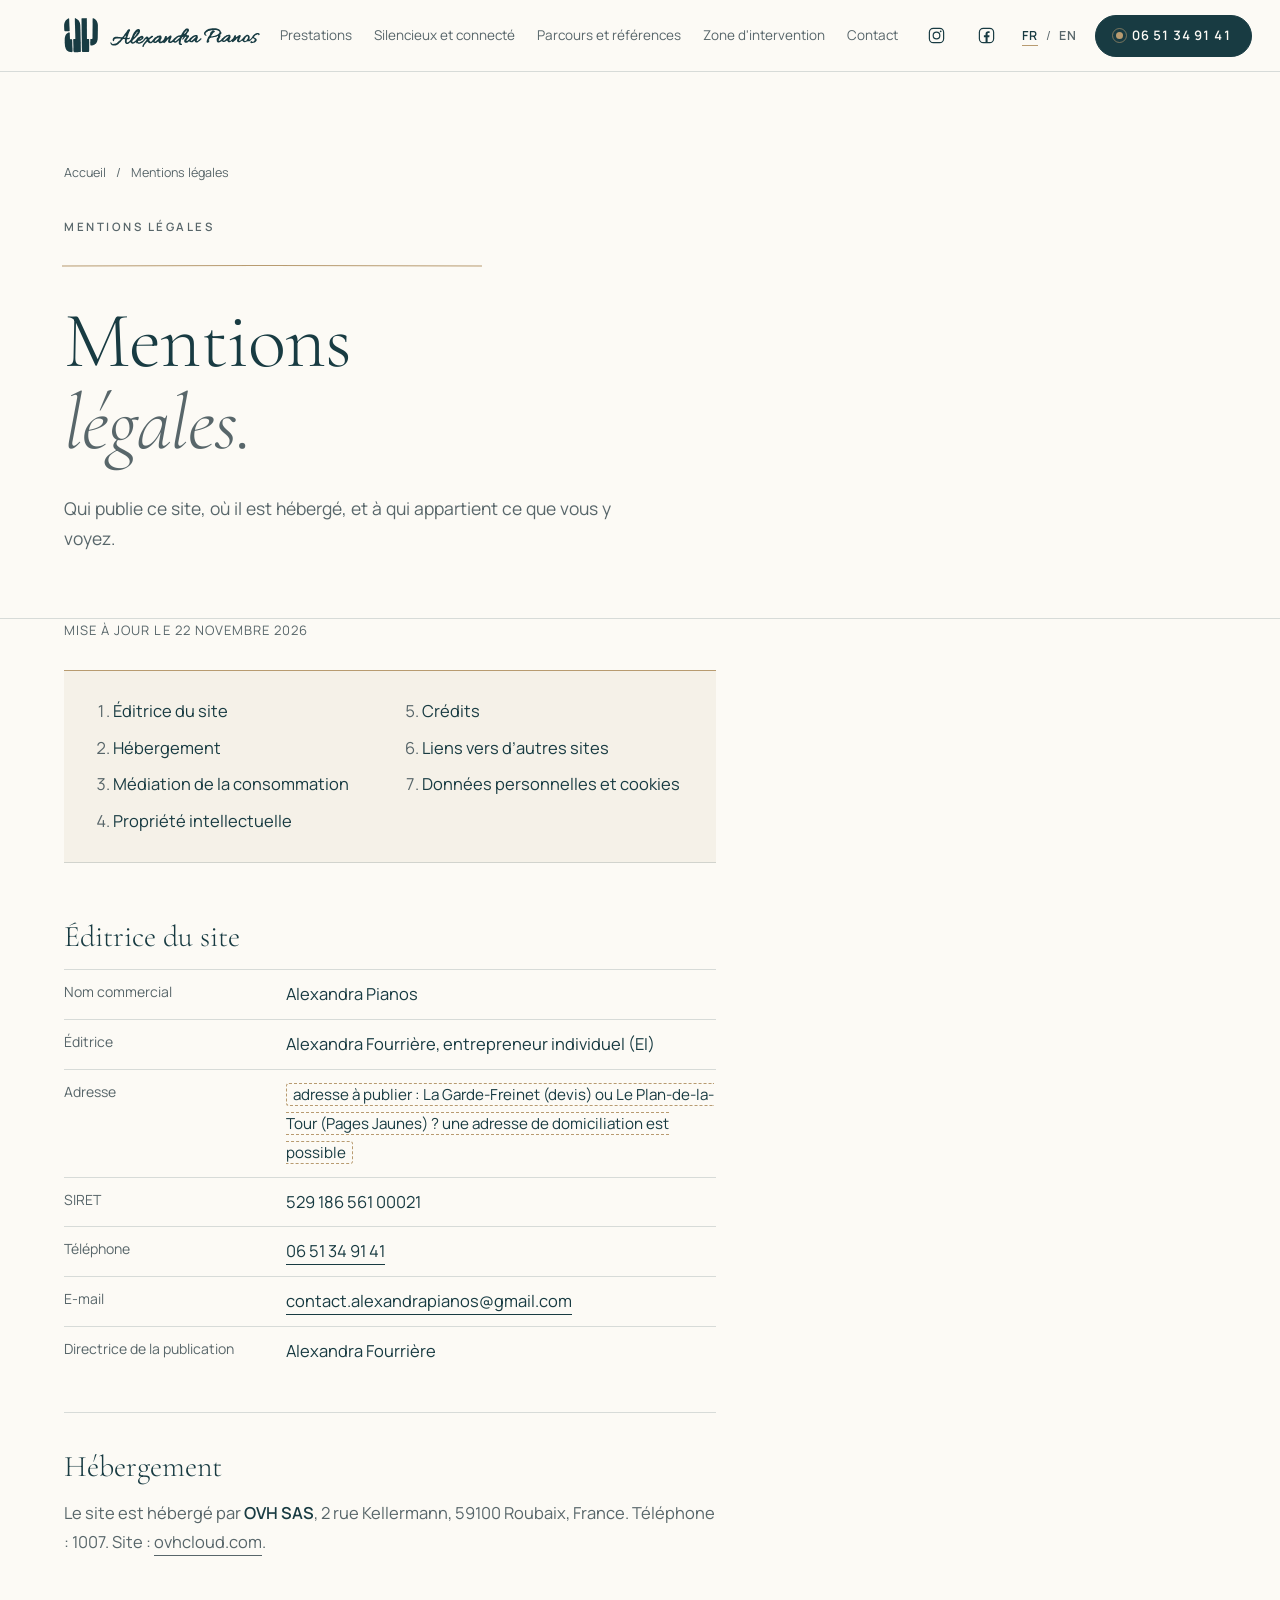
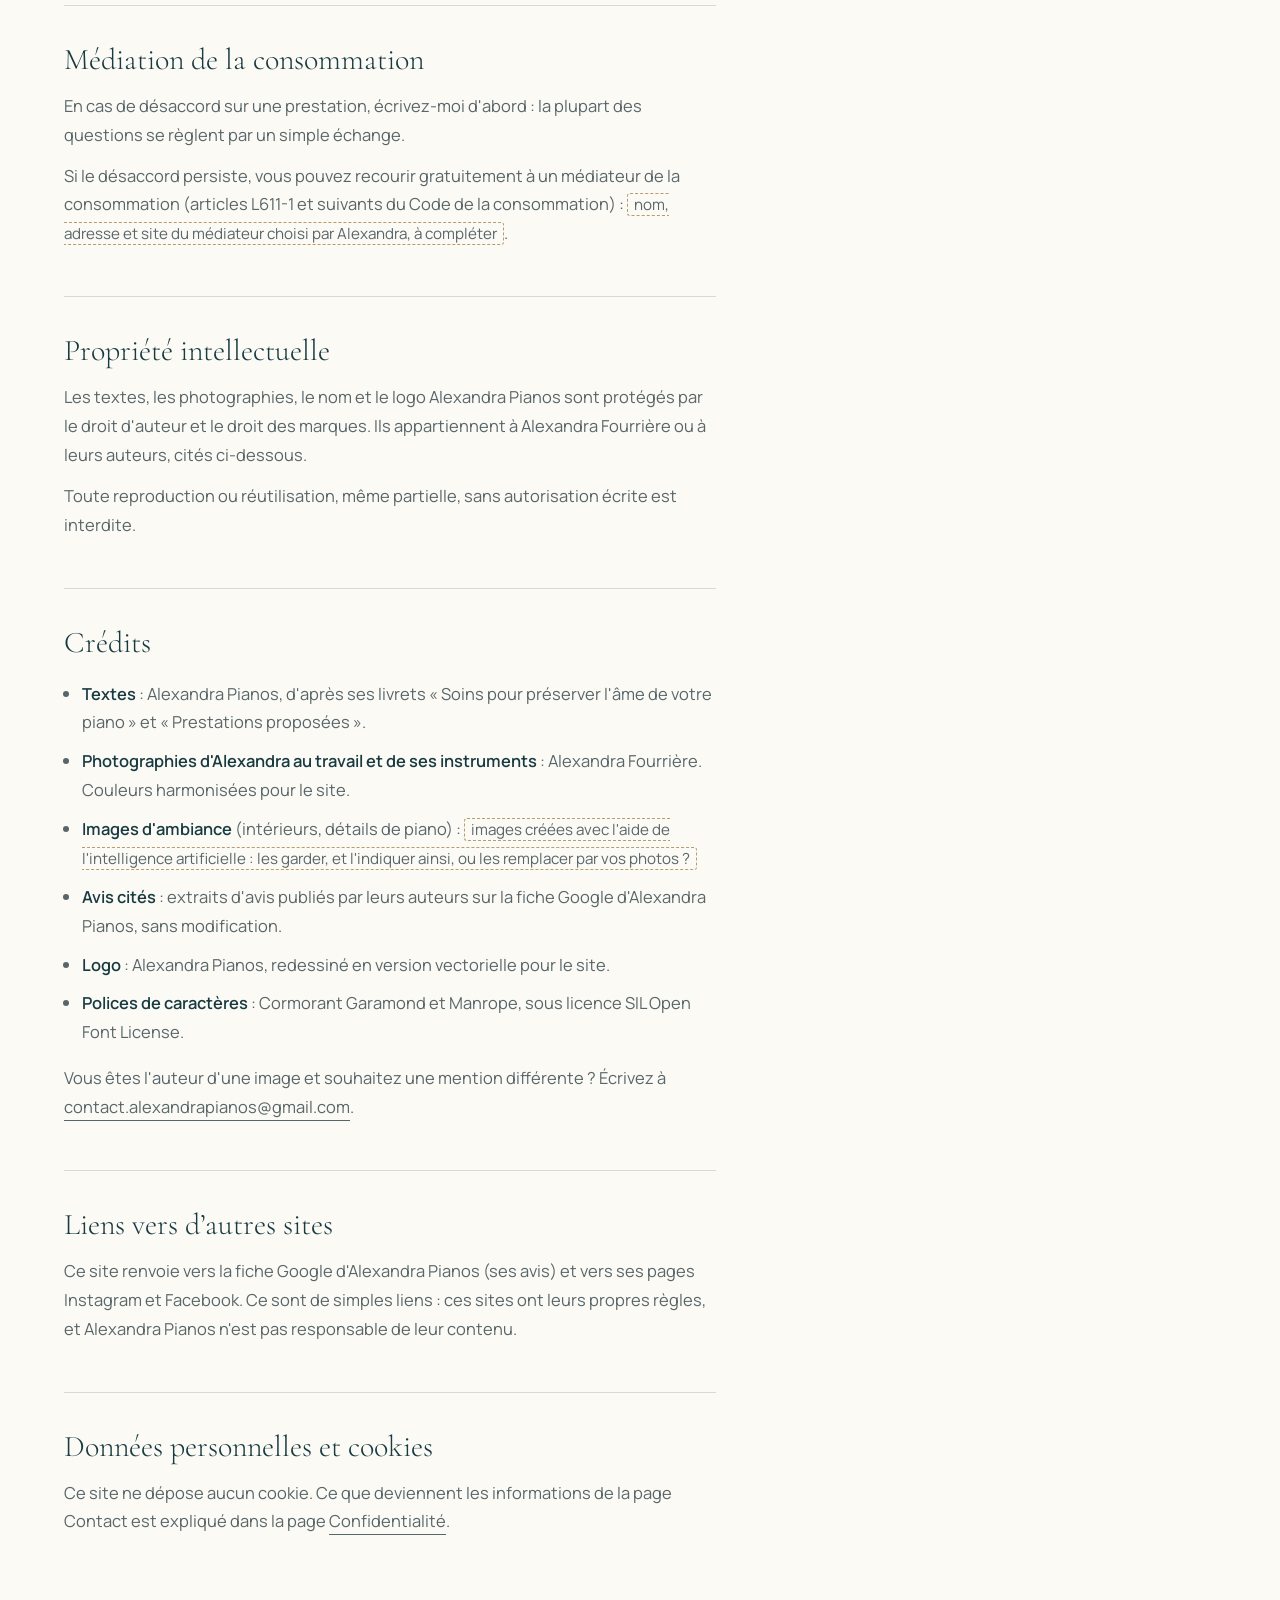
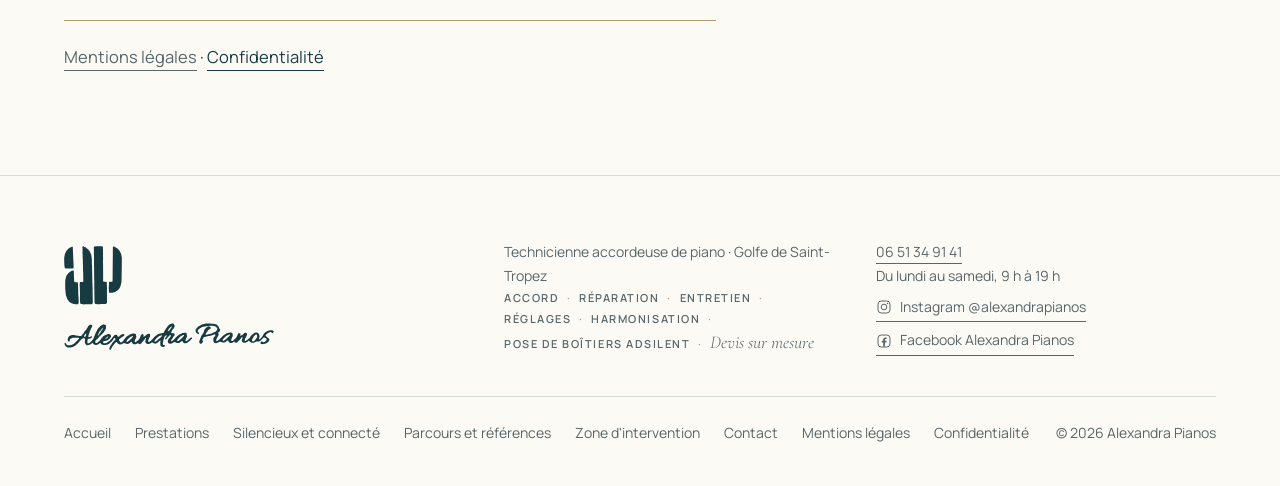
<file: mentions-legales.html>
<!doctype html>
<html lang="fr" class="no-js" data-palette="petrol" data-typo="classique" data-page="mentions">
<head>
<meta charset="utf-8">
<meta name="viewport" content="width=device-width, initial-scale=1">
<meta name="robots" content="noindex, nofollow">
<title>Mentions légales · Alexandra Pianos, accordeuse de piano</title>
<meta name="description" content="Mentions légales du site d'Alexandra Pianos, accordeuse de piano dans le Golfe de Saint-Tropez : éditrice, hébergement, médiation, crédits.">
<link rel="canonical" href="https://www.alexandrapianos.com/mentions-legales.html">
<meta property="og:type" content="website">
<meta property="og:locale" content="fr_FR">
<meta property="og:site_name" content="Alexandra Pianos">
<meta property="og:title" content="Mentions légales · Alexandra Pianos, accordeuse de piano">
<meta property="og:description" content="Mentions légales du site d'Alexandra Pianos, accordeuse de piano dans le Golfe de Saint-Tropez : éditrice, hébergement, médiation, crédits.">
<meta property="og:url" content="https://www.alexandrapianos.com/mentions-legales.html">
<meta property="og:image" content="https://www.alexandrapianos.com/assets/img/accord-piano-a-queue.webp">
<meta name="theme-color" content="#183B42">
<link rel="icon" href="favicon.svg" type="image/svg+xml">
<link rel="preload" href="assets/fonts/CormorantGaramond-Light.woff2" as="font" type="font/woff2" crossorigin>
<link rel="preload" href="assets/fonts/manrope-400-normal.woff2" as="font" type="font/woff2" crossorigin>
<link rel="stylesheet" href="assets/css/style.css">
<script src="assets/js/early.js"></script>
<script type="application/ld+json">{"@context":"https://schema.org","@graph":[{"@type":"BreadcrumbList","itemListElement":[{"@type":"ListItem","position":1,"name":"Accueil","item":"https://www.alexandrapianos.com/"},{"@type":"ListItem","position":2,"name":"Mentions légales","item":"https://www.alexandrapianos.com/mentions-legales.html"}]}]}</script>
</head>
<body>
<a class="aller-au-contenu" href="#contenu">Aller au contenu</a>
<svg class="defs" width="0" height="0" aria-hidden="true" focusable="false"><defs>
<path id="logo-mono" fill-rule="evenodd" d="M 942.9 32.5 C 942.2 33.2, 867.7 34.4, 842 34.1 C 828.2 33.9, 816.8 34.3, 812.5 35 C 808.6 35.6, 799.8 36.5, 792.9 36.9 C 778.4 37.7, 772.6 39.9, 765.2 47.1 C 758.5 53.8, 757.8 59.2, 759.8 88 C 760.6 99, 761 131, 761.1 174.5 C 761.1 212.4, 761.6 246, 762.1 249 C 762.6 252, 763.2 297, 763.6 349 C 764.7 532.6, 764.9 555.6, 765.9 561.5 C 766.4 565.3, 766.4 576.1, 765.8 590.5 C 765.3 603.1, 765.2 625.2, 765.5 639.5 C 766.3 668.9, 766.9 711.3, 767.5 795.3 C 767.7 832.2, 768.3 855.7, 769 860.3 C 769.8 865.1, 770.1 882, 770 910.5 C 769.9 934.1, 769.9 960.9, 770 970 C 770.1 979.1, 770.2 992.4, 770.2 999.5 C 769.9 1053.7, 770.2 1086.4, 771 1091.7 C 771.6 1095.2, 772.2 1131.4, 772.5 1172.7 C 772.9 1244.6, 774.1 1291.8, 775.6 1294.1 C 775.9 1294.7, 776.2 1319.8, 776.2 1349.9 L 776.2 1404.5 779 1418.4 C 780.9 1427.6, 782.7 1433.5, 784.3 1435.9 C 785.6 1437.9, 787.9 1441.4, 789.4 1443.8 C 792.5 1448.8, 796.1 1451.2, 804.9 1454.1 C 811.1 1456.2, 812.7 1456.3, 863.3 1456.1 C 891.8 1456, 915.6 1455.7, 916.1 1455.4 C 916.6 1455.2, 945.7 1454.7, 980.7 1454.4 C 1050.5 1453.9, 1050.9 1453.8, 1062.2 1447.8 C 1077.7 1439.6, 1083.7 1422.5, 1082 1392.1 C 1081.6 1385.8, 1081.6 1379, 1082 1377 C 1082.5 1374.2, 1082.3 1279, 1081.6 1190 C 1081.6 1181.5, 1081.8 1172.5, 1082.1 1170 C 1082.5 1167.5, 1082.4 1155.6, 1081.9 1143.5 C 1081.3 1128.7, 1081.3 1113.5, 1082.1 1097 C 1084.3 1049.3, 1084.3 1043.3, 1081.8 1027.2 C 1079.8 1013.9, 1079.6 1008.6, 1079.4 973 C 1079.3 925, 1078.7 920.4, 1072.6 914.5 C 1065.7 907.8, 1062.4 907.2, 1033.2 907.6 C 1013.1 907.9, 1007.2 907.7, 1004.5 906.6 C 1000.7 905, 991 897.6, 989.6 895.3 C 988.8 893.7, 988.6 878.6, 987.5 711 C 987.2 664.5, 986.8 616.1, 986.7 603.5 C 986.6 590.9, 986.6 570.8, 986.7 559 C 986.8 547.2, 986.6 517.9, 986.3 494 C 985.8 456.4, 985.7 352.3, 986.1 336 C 986.2 333, 985.9 321.3, 985.6 310 C 984.5 276.7, 984.6 251.2, 986 242.7 C 987.3 234.6, 986.9 220.1, 984.9 201 C 984.3 195.8, 983.7 162.3, 983.5 126.5 C 982.9 43.3, 983.1 44.7, 970.5 37.9 C 962.4 33.5, 945.2 30.1, 942.9 32.5 M 488.7 37.4 C 478.9 41.1, 474.8 55.9, 479.4 71.6 C 480.4 74.7, 481 81.6, 481.1 90.5 C 481.3 115.4, 481.4 137.3, 481.3 146.5 C 480.8 183.8, 480.9 201.3, 482 220 C 482.7 231.8, 483.5 258.6, 483.9 279.5 C 484.2 300.4, 484.8 318, 485.2 318.5 C 486.7 320.9, 488.3 345.3, 488.6 372.5 C 489.2 423.2, 489.9 452, 490.9 470.9 C 491.5 481.1, 492 503.8, 492.1 521.5 C 492.1 539.1, 492.7 555.8, 493.2 558.5 C 493.8 561.5, 494.2 579.5, 494.2 603 C 494.1 634.1, 494.4 644, 495.5 649.8 C 496.4 653.8, 496.7 658.7, 496.4 660.8 C 496.1 662.9, 496.3 672.9, 497 683.1 C 498.4 705.6, 498.9 728.4, 499.4 799 C 499.6 829, 500.3 859.8, 500.9 867.5 C 504.2 910.8, 502.7 912.4, 457 912.5 C 424.4 912.7, 417.5 915.2, 413.9 928.2 C 412.3 934, 411.7 1006.3, 413.1 1014.5 C 413.7 1017.8, 414.4 1034.2, 414.6 1051 C 414.8 1067.8, 415.2 1086.7, 415.4 1093 C 415.7 1099.3, 416.1 1113, 416.4 1123.5 C 416.7 1134, 417.6 1159.4, 418.5 1180 C 419.3 1200.6, 419.8 1220.1, 419.4 1223.4 C 419.1 1226.6, 419.4 1233.5, 420.1 1238.7 C 421.2 1247.1, 421.2 1249.5, 419.6 1258.9 C 416.7 1277.2, 417.5 1387.6, 420.7 1397.4 C 421.8 1400.9, 422.1 1404.2, 421.6 1409 C 420.2 1424, 429.6 1444.2, 441.9 1453 C 451.9 1460, 501.7 1465.4, 520.2 1461.4 C 527 1460, 578.1 1458.6, 609.5 1459.1 C 632.5 1459.5, 694.7 1457.3, 702 1455.9 C 712.7 1453.7, 717.6 1451.3, 723 1445.2 C 732.6 1434.4, 734.3 1426.6, 733.5 1395 C 733.2 1384.3, 732.8 1353.7, 732.5 1327 C 732.2 1300.3, 731.5 1276.2, 731 1273.5 C 730.3 1270.1, 730.3 1264.6, 730.9 1257 C 731.6 1249.7, 731.6 1239.2, 731 1228.1 C 730.5 1218.5, 730.3 1210.3, 730.6 1209.9 C 730.9 1209.4, 730.6 1194.5, 730 1176.8 C 728.4 1128.5, 728.4 1101.9, 730.2 1082 C 731.6 1066.8, 731.6 1063, 730.4 1053.5 C 727.6 1030.7, 727 1020.6, 726.5 989.5 C 726.2 971.9, 725.5 951.4, 725 944 C 724.5 936.6, 723.8 909.4, 723.4 883.5 C 722.8 838.2, 722.6 828, 721.4 797.5 C 720.2 765.1, 720.1 759.5, 720.1 738.8 C 720.2 726.8, 719.6 708, 718.9 697 C 717.9 681.3, 717.9 673.3, 718.8 659.8 C 719.7 645.4, 719.7 640.1, 718.4 628.5 C 717.6 620.8, 717 607.1, 717.1 598 C 717.1 588.9, 716.9 576.5, 716.5 570.5 C 716.2 564.5, 716.3 555.9, 716.7 551.4 C 717.3 546.1, 717.1 539.2, 716.3 531.4 C 714.1 509.7, 712.9 484, 711.9 434 C 711.4 406.8, 710.5 373.5, 710.1 360 C 709.3 337.4, 708.9 332.4, 706 315.5 C 705.5 312.2, 705 306.8, 705 303.5 C 705 300.1, 704.3 295, 703.5 292 C 702.7 289, 701.6 282.4, 701 277.5 C 700.5 272.6, 699.4 266.5, 698.5 264 C 697.6 261.5, 696.5 255.2, 696.1 250 C 695.3 240.7, 693.1 233.3, 689.1 226.4 C 688.1 224.7, 686.3 220.7, 685.1 217.4 C 683.9 214.2, 682 210, 680.9 208.1 C 679.8 206.2, 677.4 201, 675.6 196.4 C 673.7 191.9, 671 186.6, 669.6 184.7 C 668.2 182.8, 665.5 178, 663.7 173.9 C 659.6 164.4, 653.2 153.8, 646.8 145.2 C 644 141.5, 640.9 137.3, 640 135.8 C 639.1 134.2, 635.4 129.5, 631.9 125.3 C 613.7 103.4, 599.4 90.9, 574.4 75 C 569.6 72, 564.1 68.2, 562.1 66.7 C 556.7 62.4, 545.5 56, 538.7 53.4 C 535.4 52.1, 532 50.4, 531.1 49.6 C 530.2 48.8, 524.5 45.6, 518.5 42.5 C 506.1 36.1, 496.6 34.4, 488.7 37.4 M 1237.7 40.5 C 1233.6 41.9, 1229.5 45.2, 1227.7 48.5 C 1226.7 50.4, 1226.4 75.9, 1225.5 257 C 1225.3 292.5, 1224.9 336.1, 1224.5 354 C 1224.1 371.9, 1223.7 415.5, 1223.5 451 C 1223.3 486.5, 1222.7 518.1, 1222.2 521.2 C 1221.8 524.3, 1221.7 535.5, 1222 546.2 C 1222.7 565.9, 1222.4 611.3, 1221.4 659.5 C 1221 674.4, 1220.7 732.6, 1220.6 789 C 1220.5 901.3, 1220.9 893.5, 1214.1 898.9 C 1206.9 904.7, 1206 904.8, 1175.2 904.9 C 1143.1 905.1, 1142.9 905.1, 1136.2 912.4 C 1130 919.2, 1130.1 917.9, 1130 969.2 C 1129.9 1012.1, 1129.7 1017.3, 1127.9 1024.8 C 1125.7 1034.5, 1125.1 1083.6, 1127.1 1092 C 1128.5 1097.8, 1129.4 1120.4, 1129.1 1144.3 C 1128.9 1165.6, 1129.5 1168.1, 1135.8 1172.2 C 1142.7 1176.8, 1148 1178.3, 1156 1178.1 C 1195.1 1177.3, 1231.7 1173.2, 1240.8 1168.6 C 1242.3 1167.9, 1247.2 1166.5, 1251.6 1165.6 C 1259 1164.1, 1266.9 1161.1, 1286.2 1152.1 C 1289.9 1150.4, 1296.6 1146.6, 1301.2 1143.6 C 1305.8 1140.7, 1312.7 1136.7, 1316.5 1134.7 C 1320.3 1132.8, 1325.1 1129.5, 1327 1127.5 C 1328.9 1125.4, 1333 1121.9, 1336 1119.7 C 1346 1112.3, 1371 1087.8, 1375.5 1081 C 1377.8 1077.4, 1382 1072.2, 1384.7 1069.4 C 1388.1 1065.9, 1390.6 1062, 1392.4 1057.4 C 1394 1053.6, 1396.7 1048.4, 1398.5 1045.8 C 1403.4 1039, 1405.3 1034.9, 1410 1020.5 C 1412.3 1013.4, 1415.3 1004.4, 1416.6 1000.7 C 1417.9 996.9, 1419 993, 1419 991.8 C 1419 990.7, 1420.3 985.8, 1422 981.1 C 1423.6 976.3, 1425.6 968.8, 1426.5 964.4 C 1427.3 960.1, 1429.3 952, 1430.9 946.5 C 1434.5 934, 1437 919.5, 1437 911 C 1437 907.4, 1437.4 901.8, 1437.9 898.5 C 1439.8 887.7, 1441.8 836.1, 1441.5 808.5 C 1441.4 793.6, 1441.7 768.7, 1442.1 753 C 1443.2 715.8, 1443.9 674.4, 1444.3 611 C 1444.6 577.7, 1445.1 556.5, 1445.9 550.9 C 1446.7 545.3, 1446.9 537, 1446.6 527.4 C 1445.7 505.5, 1445.7 503.2, 1446.4 471.5 C 1447.2 438, 1447.2 366.1, 1446.3 361.2 C 1446 359.4, 1446.3 351.4, 1447 343.5 C 1448.2 330.9, 1448.1 328.1, 1446.7 320.3 C 1445.8 315.5, 1444.6 306.3, 1444.1 300 C 1442.4 280.7, 1439.3 262.6, 1436.4 255.3 C 1434.8 251.3, 1433.4 245.6, 1433.1 241.4 C 1432.7 237.4, 1431.8 233.3, 1430.8 231.8 C 1429.9 230.4, 1428.4 226.6, 1427.4 223.4 C 1425.7 217.5, 1423.3 211.6, 1415.4 193.9 C 1413 188.6, 1410.3 181.3, 1409.4 177.6 C 1408.3 173.3, 1405.9 168, 1402.4 162.5 C 1399.4 157.9, 1397 153.8, 1397 153.5 C 1397 152, 1390.2 143.2, 1383.4 136 C 1379.3 131.6, 1376 127.6, 1376 127 C 1376 125.8, 1339.3 88.9, 1332 82.9 C 1323.3 75.7, 1315.7 71, 1297.5 61.5 C 1288.2 56.6, 1278.5 51.4, 1276.1 49.8 C 1262.8 41.4, 1246.2 37.4, 1237.7 40.5 M 219.7 43 C 218.1 43.5, 216.3 44.3, 215.7 44.8 C 215 45.2, 210.9 47.2, 206.5 49 C 202.1 50.8, 195.5 54.3, 191.8 56.7 C 188.2 59.1, 180.9 63, 175.8 65.4 C 169.3 68.4, 163.5 72.1, 157.3 77.3 C 152.4 81.4, 145.6 86, 142.4 87.5 C 134.4 91.1, 97.8 128.1, 92.8 137.5 C 91.1 140.8, 88.7 144.8, 87.4 146.5 C 86.2 148.2, 83.5 152.9, 81.5 157 C 79.4 161.1, 76 167.1, 73.8 170.3 C 71.6 173.5, 69 178.5, 68.1 181.3 C 67.1 184.2, 64.7 189, 62.8 192 C 58 199.6, 50.3 216.8, 48.6 223.7 C 47.8 226.9, 46.2 232.1, 45.1 235.2 C 43.7 238.9, 43 243.4, 43 247.8 C 43 251.5, 42.4 256.8, 41.6 259.5 C 40.2 264.9, 37 276.8, 33.9 289.2 C 30.7 301.9, 29.7 382, 32.1 427 C 32.8 439.4, 33.5 458.1, 33.6 468.5 C 33.7 479.3, 34.3 489.7, 35 492.5 C 35.7 495.3, 36.3 505.6, 36.5 515.5 C 36.8 535.8, 40.3 553.3, 45.7 561.4 C 50.7 569.1, 60.2 577.8, 64 578.3 C 65.9 578.6, 70.9 579.4, 75 580.1 C 81.1 581.1, 125.5 582.4, 148 582.2 C 257.4 581.2, 251.4 581.5, 257.1 575.3 C 262.2 569.9, 262.2 569.6, 262.2 538.1 C 262.1 486.8, 261 450.2, 259.3 443.5 C 258.1 438.9, 258 434.5, 258.5 424.5 C 259 414.5, 258.8 409.8, 257.6 404.2 C 256.6 399.9, 256 391.9, 256 384.7 C 256 378, 255.3 368.7, 254.4 364 C 253.6 359.2, 253.2 353.3, 253.5 350.5 C 253.8 347.8, 253.4 330.2, 252.5 311.5 C 251.6 292.8, 250.7 269.2, 250.5 259 C 250.2 248.8, 249.7 237.1, 249.3 233 C 248.9 228.9, 248.6 219.9, 248.5 213 C 248.4 206.1, 247.8 193.1, 247 184 C 246.3 174.9, 245.6 158.5, 245.5 147.5 C 245.4 136.5, 244.8 115.3, 244.1 100.5 C 243.4 85.7, 242.7 69, 242.6 63.5 C 242.2 51.8, 240.5 46.9, 236.2 44.6 C 232.4 42.7, 223.4 41.8, 219.7 43 M 239.1 631.5 C 235.6 632.3, 230.6 633.6, 228 634.5 C 225.4 635.3, 219.8 636.5, 215.4 637 C 211.1 637.5, 206.3 638.3, 204.9 638.8 C 198.4 641.3, 157 670.8, 157 672.9 C 157 673.4, 152.4 677.4, 146.8 681.7 C 132 693.1, 119.9 705, 115.9 712.2 C 114 715.5, 109.7 721.4, 106.3 725.1 C 102.8 728.9, 100 732.4, 100 733.1 C 100 734.5, 91.2 752.1, 87.8 757.5 C 86.4 759.7, 84.3 764.2, 83.1 767.5 C 81.9 770.8, 79.8 775.8, 78.5 778.5 C 77.2 781.3, 75.6 787.1, 75 791.5 C 73.1 804.5, 70.3 816.4, 67.7 822.6 C 66.3 825.9, 64.9 830.3, 64.5 832.5 C 64.2 834.7, 63 840.8, 62 846 C 58.3 865, 56.6 880.8, 56.3 899.5 C 55.2 950.6, 55.2 988.4, 56.2 998.5 C 57 1007.2, 56.9 1015.5, 55.6 1038.1 C 53.9 1066.3, 53.9 1066.7, 55.8 1072.6 C 57.1 1076.3, 58.1 1082.6, 58.4 1089.5 C 59.1 1101.2, 61.5 1133.6, 62.9 1148.5 C 63.4 1153.5, 63.5 1160.2, 63.3 1163.5 C 63 1167.6, 63.7 1173.4, 65.6 1182 C 67.5 1190.7, 68.5 1199.3, 69 1210.5 C 69.8 1227.7, 72.2 1237, 80.9 1256.7 C 82.6 1260.6, 84 1264.9, 84 1266.2 C 84 1267.5, 86.3 1273.5, 89.1 1279.5 C 91.9 1285.5, 94.5 1293, 95 1296 C 95.4 1299.2, 98 1306.3, 101 1312.5 C 103.8 1318.5, 106.9 1327, 108 1331.3 C 110 1340, 114 1346.7, 122.6 1356 C 125.4 1359, 129.4 1364.2, 131.5 1367.5 C 133.5 1370.8, 137.8 1376.2, 140.9 1379.5 C 144.1 1382.8, 148 1387.1, 149.6 1389.1 C 154.4 1395.1, 164.1 1402.5, 181.3 1413.3 C 190.2 1419, 199.7 1425.3, 202.3 1427.3 C 205 1429.3, 207.6 1431, 208.1 1431 C 208.6 1431, 212.1 1432.4, 215.8 1434.1 C 219.5 1435.9, 225.2 1438.1, 228.5 1439.1 C 231.8 1440.1, 240.9 1443.4, 248.7 1446.4 C 256.5 1449.5, 264.5 1452, 266.4 1452 C 268.3 1452, 273.5 1453.1, 278 1454.6 C 301.1 1461.9, 348.1 1463, 367 1456.7 C 374.4 1454.2, 380.5 1446.8, 383.6 1436.5 C 386 1428.3, 387.2 1397, 385.9 1375.3 C 385.2 1364.9, 384.6 1338.6, 384.4 1316.7 C 384.2 1284.5, 383.9 1276.1, 382.6 1272.2 C 379.9 1263.7, 379 1255.8, 379 1239.8 C 379 1231, 378.4 1215.5, 377.6 1205.2 C 376.3 1188.4, 375.8 1171.3, 374.2 1091.5 C 374 1078.8, 373.9 1062.5, 374 1055.1 C 374.1 1046.8, 373.5 1038.2, 372.6 1032.6 C 370.7 1021.4, 368.9 986.5, 369.7 975 C 370.3 964.8, 367.5 932.2, 365.6 927.6 C 363.9 923.5, 359.1 919.8, 352.5 917.4 C 348.1 915.8, 344.1 915.5, 318.5 915.5 C 286 915.5, 285.6 915.4, 280.5 908 C 276.4 901.9, 275.8 899, 275.4 882.5 C 275.1 873.7, 274.5 856.7, 274 844.8 C 273.4 832.9, 273 818.3, 273 812.3 C 273 806.4, 272.6 798.8, 272.1 795.5 C 271.5 792.2, 270.4 756.6, 269.5 716.5 C 267.9 644.8, 267.8 643.4, 265.7 639.1 C 261.5 630.8, 253.4 628.5, 239.1 631.5"/>
<path id="logo-signature" fill-rule="evenodd" d="M 1907.5 110.6 C 1902.5 111.3, 1893.3 113.3, 1887 114.9 C 1880.7 116.6, 1874.5 118, 1873.2 118 C 1869.5 118, 1854.6 124.6, 1844.2 130.9 C 1838.9 134.1, 1832 137.9, 1828.9 139.4 C 1825.8 140.8, 1821.4 144, 1819.1 146.5 C 1816.9 148.9, 1812.6 152.7, 1809.6 154.9 C 1806.7 157.1, 1802.9 161.1, 1801.2 163.9 C 1799.5 166.6, 1796.5 170.3, 1794.4 172.2 C 1786.6 179.3, 1783.9 189.1, 1785.9 203.3 C 1787.2 212.3, 1788.1 214.3, 1794.7 222.5 C 1801.5 230.8, 1811 237, 1817.2 237 C 1822.2 237, 1827.3 233.8, 1828.5 229.9 C 1829.5 226.9, 1824.9 220.6, 1819.6 217.5 C 1813 213.7, 1809.2 205.7, 1811 199.7 C 1813.5 191.4, 1819.5 182.6, 1826 177.9 C 1829.4 175.5, 1833.8 172.2, 1835.8 170.7 C 1837.8 169.1, 1841.3 166.9, 1843.5 165.8 C 1845.7 164.6, 1849.1 162.5, 1851 161 C 1857.4 156, 1869.3 152.5, 1898 147.4 C 1903.2 146.5, 1909.8 144.9, 1912.5 143.9 C 1922.3 140.4, 1925.6 139.9, 1930.4 141.1 C 1934.2 142, 1935.7 141.9, 1940.7 140.2 C 1957 134.5, 1980.2 134.5, 2007.5 140.3 C 2021.1 143.2, 2032.2 149.1, 2041.1 158.3 C 2046.4 163.7, 2048.1 167.8, 2048.3 175.4 C 2048.4 180.9, 2048.1 182.1, 2044.5 187.8 C 2037.9 198.6, 2022.1 212.1, 2009.5 217.7 C 2005.7 219.5, 1998 223, 1992.5 225.5 C 1978.7 231.9, 1955 239.6, 1946.5 240.5 C 1942.7 240.9, 1935.5 242.5, 1930.6 244.1 C 1908.5 251.3, 1899.8 244.4, 1912.3 229.6 C 1914.7 226.8, 1919.7 220, 1923.3 214.5 C 1939.5 190.2, 1943.4 185.7, 1953 180.5 C 1965.3 173.7, 1968.3 170.5, 1968.8 163.2 C 1969.1 159, 1968.8 156.5, 1967.9 155.4 C 1965.9 153, 1957.6 149.1, 1951.8 147.9 C 1948.9 147.3, 1944.1 146, 1941.1 144.9 C 1935.1 142.7, 1932.7 143.4, 1929.4 148.6 C 1928.4 150, 1924.9 153, 1921.6 155.2 C 1918.2 157.4, 1913.4 161.3, 1910.9 163.9 C 1908.4 166.4, 1904.2 170.2, 1901.7 172.3 C 1893.6 178.9, 1888.5 190.2, 1887.4 204.2 C 1886.8 210.9, 1886.2 213, 1883.5 216.9 C 1881.8 219.4, 1879.6 223.5, 1878.6 226 C 1875.3 234.3, 1871 240.8, 1864.4 247.1 C 1857.1 254.2, 1854.6 258.8, 1849.8 274 C 1848.2 279.2, 1845 286.8, 1842.8 290.9 C 1839.3 297.3, 1836.6 305.3, 1830.4 327 C 1826.1 341.8, 1833 353.7, 1846.4 354.8 C 1855.7 355.6, 1864.2 349.7, 1869.1 339.4 C 1870.8 335.9, 1872.5 333, 1873 333 C 1873.4 333, 1874.5 331.4, 1875.5 329.4 C 1877.7 324.8, 1876.5 321.7, 1870.4 316 C 1868 313.8, 1866 311.1, 1866 310.2 C 1866 305.3, 1868.6 300.1, 1873.5 295 C 1878.8 289.4, 1879.4 288.3, 1880.4 281.9 C 1881.3 276.5, 1883.7 275, 1893.7 273.5 C 1898.5 272.7, 1904.8 271.2, 1907.6 270.1 C 1910.4 269, 1916.2 267.7, 1920.6 267.1 C 1924.9 266.5, 1931 265.3, 1934 264.5 C 1937 263.7, 1941.5 263, 1943.9 263 C 1948 263, 1977.4 256.5, 1986.5 253.5 C 1988.7 252.8, 1995.9 249.7, 2002.5 246.6 C 2009.1 243.5, 2015.9 241, 2017.6 241 C 2027.5 241, 2027.1 257.4, 2017 266.3 C 2007.6 274.5, 1999.7 287.6, 1999.6 295 C 1999.6 299.2, 2002.5 326.8, 2003.6 331.7 C 2005 338.4, 2020.8 348.3, 2032.1 349.6 C 2037.5 350.2, 2038.4 350, 2048.8 345.1 C 2054.9 342.3, 2060.2 340, 2060.7 340 C 2061.2 340, 2063.2 338.8, 2065.3 337.4 C 2067.4 336, 2072.3 333.7, 2076.2 332.4 C 2084.1 329.6, 2090.4 330.2, 2095.4 334.1 C 2099.5 337.3, 2105.1 339.3, 2112 340.1 C 2115.6 340.5, 2120.6 341.2, 2123.2 341.5 C 2131.9 342.8, 2148.9 336.2, 2156.9 328.3 C 2159.3 325.9, 2161.6 324, 2162.1 324 C 2162.5 324, 2165.2 322, 2168 319.5 C 2176 312.4, 2178.1 313.3, 2184.3 326.3 C 2188.2 334.6, 2189.3 336.1, 2195.6 341 C 2202.5 346.5, 2202.5 346.5, 2214 346.5 C 2228.9 346.5, 2235.8 343.6, 2245.2 333.5 C 2252.1 326.2, 2254.1 325.5, 2256.1 330.2 C 2257.8 334.3, 2263.5 340.7, 2267.1 342.6 C 2268.7 343.4, 2272.5 344, 2275.8 344 C 2284 344, 2286.7 342, 2312 316.9 C 2329.9 299, 2334.1 294.4, 2337 288.8 C 2340.8 281.3, 2346.9 274, 2349.3 274 C 2351.9 274, 2354 276.9, 2354 280.5 C 2354 284.5, 2350.8 298.4, 2348 306.2 C 2343 320.5, 2344.3 326.3, 2354.5 335.8 C 2362.1 342.9, 2366.8 344.5, 2379.6 344.4 C 2388.3 344.3, 2389.2 344.1, 2398.7 339.7 C 2404.1 337.1, 2409.2 335, 2410 335 C 2410.7 335, 2413.6 332.9, 2416.5 330.3 C 2426.2 321.3, 2430.1 318, 2430.9 318 C 2434.8 318, 2438.6 321.1, 2446.1 330.2 C 2456.3 342.7, 2458.7 343.9, 2473.8 344.7 C 2487.7 345.4, 2497.4 343.4, 2504.6 338.5 C 2507.4 336.6, 2510 335, 2510.4 335 C 2510.9 335, 2514.7 333.4, 2519 331.5 C 2526.7 328, 2526.7 328, 2542.1 328.3 C 2558.8 328.5, 2561.6 327.8, 2565.7 322.7 C 2566.7 321.3, 2570.5 318.5, 2574 316.4 C 2578.2 313.9, 2581.9 310.5, 2584.8 306.8 C 2587.1 303.6, 2590.5 300.3, 2592.1 299.3 C 2593.8 298.3, 2596.5 295, 2598.2 291.8 C 2604.1 280.7, 2615.7 276.7, 2627.2 281.7 C 2650.2 291.9, 2653.5 306.8, 2636.6 323.5 C 2624.2 335.8, 2614 340.3, 2604.7 337.6 C 2598.6 335.8, 2596.3 333.8, 2595.8 329.5 C 2595.3 325, 2592.2 325.1, 2585.2 329.9 C 2575.7 336.3, 2572 340.2, 2572 343.9 C 2572 349.4, 2575.5 355.5, 2581 359.3 C 2584.2 361.6, 2601.6 361.7, 2608.1 359.5 C 2610.5 358.7, 2617.8 356.9, 2624.4 355.5 C 2642.8 351.7, 2655.4 344.8, 2667.6 331.8 C 2679.2 319.3, 2683.3 307.7, 2679.1 298.5 C 2676 291.6, 2663.7 280.7, 2653.4 275.8 C 2646.5 272.5, 2636.3 263.9, 2634.9 260.2 C 2632.6 254.1, 2639.8 243.7, 2652.3 235.1 C 2654.9 233.4, 2657 231.5, 2657 231.1 C 2657 229.5, 2669.6 222.1, 2676.5 219.6 C 2680.3 218.2, 2686.9 215.9, 2691 214.4 C 2701.4 210.6, 2703.3 211.2, 2707 219.4 C 2710.1 226.3, 2711.3 227.5, 2715.1 228.5 C 2723.1 230.5, 2736.1 211.7, 2732.1 204.2 C 2730.8 201.8, 2719.9 193.3, 2716.2 191.8 C 2714.7 191.2, 2707.2 190.7, 2699.5 190.6 C 2685.5 190.5, 2685.5 190.5, 2673.5 194.8 C 2659.8 199.6, 2645.8 207.1, 2631.8 217.1 C 2619.9 225.6, 2615 231.1, 2609.9 242 C 2602.7 257.2, 2600.5 261.1, 2597.5 264.4 C 2595.8 266.3, 2592.3 271, 2589.5 274.9 C 2581.3 286.7, 2579.9 288.1, 2570.6 294.2 C 2561 300.5, 2557.6 301.9, 2555.1 300.3 C 2552.2 298.5, 2552.7 293.9, 2556.8 285.4 C 2562 274.8, 2562.3 273.1, 2561 261 C 2559.9 249.8, 2558.1 245.5, 2551.3 237.5 C 2549.4 235.3, 2546.4 231.5, 2544.7 229 C 2539.9 222.2, 2534.7 220, 2522.5 219.8 C 2513.3 219.5, 2511.9 219.8, 2505.5 222.6 C 2492 228.4, 2466.1 249.1, 2458.7 259.9 C 2457 262.4, 2453.9 266.5, 2451.9 269 C 2449.8 271.5, 2446.6 276.2, 2444.8 279.4 C 2441.9 284.6, 2439.9 286.5, 2429.5 293.9 C 2422.9 298.6, 2413.2 306.5, 2408 311.6 C 2402.8 316.6, 2397.5 321.2, 2396.3 321.9 C 2392.4 323.9, 2386.5 323.3, 2383.1 320.4 C 2378.9 316.9, 2379 312.6, 2383.4 303.5 C 2385.2 299.7, 2387.9 293.1, 2389.4 289 C 2390.8 284.9, 2393.6 278.8, 2395.5 275.5 C 2406.4 256.8, 2411.8 242.9, 2410 237.6 C 2408.8 234, 2399.6 224.5, 2396.2 223.5 C 2388.6 221.3, 2373.6 228.3, 2361.9 239.5 C 2357.1 244.1, 2351.9 248.5, 2350.2 249.4 C 2348.5 250.3, 2345.4 252.1, 2343.4 253.5 C 2338.7 256.7, 2327 260.4, 2325.7 259.1 C 2325.1 258.5, 2325.7 255.1, 2327.4 249.7 C 2331.8 235.5, 2330.4 228.1, 2323.3 227.9 C 2310.4 227.5, 2303.3 229.4, 2300.1 233.9 C 2299.1 235.3, 2296.4 242.1, 2294 249 C 2286.2 271.9, 2277.4 285.3, 2263 295.9 C 2261.1 297.3, 2254.5 303.6, 2248.5 309.9 C 2235.9 322.9, 2233.5 324.4, 2227.2 323.7 C 2218.8 322.8, 2214.4 317.2, 2217.3 310.9 C 2219.4 306.3, 2221 300.2, 2221 296.4 C 2221 294.8, 2222.3 291.4, 2223.8 288.9 C 2225.3 286.5, 2227.2 282.5, 2227.9 280 C 2228.6 277.5, 2230.3 274, 2231.6 272.3 C 2236.5 265.9, 2237.1 263, 2236.1 251.8 C 2235.6 246.1, 2234.7 240.2, 2234.1 238.7 C 2233.5 237.1, 2233 234.2, 2233 232.1 C 2233 224.7, 2227.9 221.3, 2213.8 219 C 2199.1 216.6, 2177.7 220.7, 2164.5 228.5 C 2162.3 229.8, 2157.8 232.3, 2154.5 234.1 C 2148.3 237.4, 2139.5 243.1, 2130 250 C 2124.5 254.1, 2096.2 280.9, 2075.5 301.8 C 2069.4 307.9, 2063.9 313, 2063.3 313 C 2062.7 313, 2059.9 315, 2057 317.4 C 2048.2 324.9, 2040.5 325.7, 2036.4 319.5 C 2034.9 317.2, 2034.8 316.1, 2035.8 310.6 C 2037.4 301.9, 2047.2 280.7, 2056.3 266.2 C 2060.7 259.2, 2065 245.9, 2065 239.4 C 2065 236.5, 2063.9 233, 2061.5 228.4 C 2059.6 224.7, 2058 221.4, 2058 220.9 C 2058 220.5, 2061.6 218, 2066 215.4 C 2076.2 209.3, 2079.8 204.3, 2081.3 193.7 C 2082.6 184.5, 2082.2 182.9, 2075.7 173.9 C 2072.8 169.8, 2069.3 163.6, 2068.1 160 C 2063.8 147.8, 2060.2 142.4, 2050.1 132.8 C 2040.1 123.3, 2035.5 120.6, 2028 119.4 C 2025.5 119.1, 2020.6 117.5, 2017 116 C 2003.5 110.2, 1933.4 106.7, 1907.5 110.6 M 1490 112.5 C 1478.4 114.9, 1476.1 116.3, 1458.6 132.5 C 1453.5 137.2, 1448.3 141.8, 1447.2 142.6 C 1446 143.4, 1441.8 148.9, 1437.9 154.8 C 1433.9 160.7, 1429.7 166.7, 1428.4 168.2 C 1427.2 169.7, 1424.6 174.2, 1422.6 178.2 C 1420.7 182.2, 1416.9 188.2, 1414.2 191.5 C 1409.4 197.4, 1401 212.1, 1401 214.6 C 1401 215.3, 1400.3 217.5, 1399.3 219.4 C 1397 224.4, 1392.5 225.9, 1376.2 227 C 1360.3 228.1, 1346.8 231.5, 1333 238.1 C 1318.3 245.2, 1285.5 270.6, 1276.2 282.2 C 1273.9 285.1, 1269.6 290.5, 1266.7 294.1 C 1263.9 297.8, 1259.2 302.6, 1256.4 304.8 C 1253.5 307, 1250.2 310.3, 1249 312 C 1247 314.8, 1234.6 324.6, 1224.5 331.3 C 1219.7 334.5, 1214.1 334.9, 1211.6 332.1 C 1208.7 328.9, 1208.6 324, 1211.3 314.9 C 1212.6 310.3, 1214.2 304.7, 1214.8 302.5 C 1215.4 300.3, 1217.4 296, 1219.2 293 C 1221.1 290, 1223.2 285.9, 1223.9 284 C 1224.7 282.1, 1226.9 277.7, 1228.8 274.2 C 1231.8 268.7, 1232.3 266.6, 1233 257.6 C 1234.5 238.8, 1230.6 233, 1216.4 233 C 1207.5 233, 1202 235.8, 1189 247 C 1185.4 250.1, 1180.8 253.8, 1178.7 255.2 C 1176.5 256.6, 1172.6 260.2, 1170 263.2 C 1164.6 269.2, 1157.3 273.7, 1154.6 272.7 C 1153.1 272.1, 1153 271.3, 1153.7 267.7 C 1154.1 265.4, 1154.5 259.4, 1154.5 254.4 C 1154.5 243.5, 1153.5 241.9, 1145.4 239.3 C 1138.7 237.2, 1132.8 239.1, 1126.5 245.4 C 1122.2 249.8, 1122 250.1, 1117 265.5 C 1111.9 281.1, 1108.8 288, 1103.8 294.7 C 1097.4 303.4, 1084.1 317.7, 1080.2 320.2 C 1078.4 321.3, 1073.1 325.5, 1068.4 329.5 C 1059.7 336.9, 1055.9 338.7, 1051.6 337 C 1046.9 335.3, 1046.1 332.5, 1047.1 322.5 C 1048.5 309.2, 1051.8 301, 1059.7 291.3 C 1065.3 284.3, 1066.3 280.8, 1065.8 269.9 C 1065.4 262.1, 1064.9 259.5, 1063 256.5 C 1061 253.2, 1060.8 252.4, 1061.8 249.6 C 1063.6 244.8, 1063.3 243.4, 1059.9 239.5 C 1053.3 232, 1042.4 229.8, 1025.9 232.5 C 1012.1 234.7, 989.7 242.3, 984.5 246.5 C 982.3 248.2, 977.4 251.6, 973.5 253.9 C 958.4 262.9, 940 276.1, 940 278 C 940 278.5, 936.7 282.5, 932.7 286.8 C 928.6 291.1, 923.6 297.7, 921.5 301.3 C 919.2 305.5, 915.7 309.9, 912.3 312.8 C 909.3 315.4, 905.8 319.3, 904.5 321.5 C 901.3 326.8, 893.5 334.3, 888.4 337 C 877.5 342.5, 871 339.9, 863.2 326.7 C 852.9 309.2, 853.2 302.8, 864.8 294.8 C 867.3 293.1, 872.5 288.8, 876.3 285.3 C 880.1 281.8, 887.5 276.4, 892.8 273.3 C 914.8 260.4, 917.2 258.7, 919.1 254.5 C 924 243.9, 918.6 237, 905.7 237 C 898.5 237, 892.7 239.2, 886 244.4 C 883 246.8, 877.5 250.6, 873.8 252.9 C 870 255.3, 866.1 258.5, 864.9 260.1 C 863.8 261.7, 860.2 264.8, 857 267 C 847.7 273.3, 841.1 272.1, 838.4 263.7 C 835.5 254.2, 826.2 248, 815.2 248 C 806 248, 801.1 250.6, 794.3 259 C 791.4 262.6, 785.3 269.7, 780.7 274.8 C 776.2 279.9, 770.1 287.4, 767.2 291.3 C 764.3 295.3, 760.4 300.1, 758.6 302 C 756.7 303.9, 753.8 307.5, 752.1 310 C 748.9 314.6, 742 320.6, 734.2 325.7 C 731.9 327.2, 725.8 331.5, 720.8 335.2 C 715.4 339.1, 709.8 342.3, 707.1 343.1 C 704.6 343.7, 699.4 345.6, 695.5 347.3 C 685.7 351.5, 672.6 351.9, 668.5 348 C 661.1 341.1, 661.2 331.7, 668.9 324.5 C 672.1 321.5, 672.2 321.5, 684.3 321.4 C 698 321.3, 706.4 319.2, 712.5 314.5 C 714.5 313.1, 718.4 310.8, 721.3 309.5 C 726.8 307.1, 740.7 297.1, 745.2 292.3 C 749.1 288.2, 756.9 273.6, 758.2 268.1 C 759.9 260.4, 758.6 255.1, 753 247.7 C 741.9 233, 725 233.9, 690.5 251 C 664.6 263.9, 660.4 266.9, 655.5 275.7 C 653.3 279.7, 648.5 286.2, 644.9 290.2 C 641.3 294.2, 636.4 300.5, 634.1 304.2 C 626.5 316.4, 595.6 342.6, 584.9 346.1 C 578.3 348.3, 578.2 348.3, 574.9 346.4 C 561.3 338.5, 567.5 311.8, 584.9 303 C 589.4 300.8, 594.2 296.4, 607 282.8 C 616.1 273.3, 626 263.1, 629 260.2 C 632 257.4, 634.9 254.6, 635.3 254.1 C 641.6 247.2, 661.2 227.9, 663.3 226.5 C 664.8 225.5, 666.8 223.3, 667.7 221.6 C 668.5 219.9, 673.1 212.7, 677.8 205.5 C 682.5 198.3, 687.8 190.3, 689.6 187.5 C 695.2 179, 699 163.9, 699 150.3 C 699 137, 698.3 135.1, 691.2 129.1 C 683.4 122.6, 679 121, 668.5 121 C 659.9 121, 659.1 121.2, 654 124.4 C 651 126.3, 646.5 129, 644 130.3 C 636.6 134.4, 623.6 146, 616.9 154.5 C 613.5 158.9, 607.9 165.4, 604.5 169 C 601.1 172.6, 596.8 178.2, 594.8 181.5 C 591.3 187.4, 580 210.4, 580 211.8 C 580 212.2, 578.6 214.2, 577 216.4 C 575.4 218.5, 573.3 222.6, 572.4 225.4 C 571.5 228.2, 569.8 232.3, 568.7 234.5 C 566.6 238.7, 562.3 250, 558.4 261.2 C 557.1 265, 555 269.9, 553.7 272.2 C 552.3 274.6, 551 277.9, 550.6 279.5 C 550.3 281.1, 548.6 285.2, 547 288.5 C 545.4 291.8, 543.5 296.1, 542.9 298 C 542.2 299.9, 539.1 304.2, 536 307.5 C 532.9 310.8, 529.3 315.1, 528 317 C 518.7 330.9, 514.9 334.8, 506.7 339.1 C 502.2 341.4, 495.9 345.1, 492.6 347.2 C 485 352.1, 478.4 352.6, 475.1 348.4 C 471.4 343.7, 472.6 308.7, 476.7 300.7 C 478.9 296.3, 483.7 293.8, 488.7 294.5 C 493.8 295.2, 507.3 292.8, 513.9 290 C 524.7 285.3, 532.2 273.2, 527.5 268 C 525 265.2, 518.7 265.4, 513.6 268.4 C 511.3 269.7, 505.9 271.5, 501.5 272.5 C 485.1 276, 481.1 273.4, 484.4 261.3 C 485.4 257.6, 487.3 250.6, 488.6 245.7 C 489.9 240.9, 492.3 234.1, 494 230.7 C 495.7 227.2, 497.7 221, 498.6 216.9 C 499.5 212.4, 502.2 205.2, 505.5 198.4 C 508.5 192.3, 511.6 184.6, 512.3 181.4 C 513.9 174.8, 515.3 171.6, 518 168.5 C 519 167.4, 522.2 161.8, 525.1 156.1 C 530 146.8, 530.5 145.2, 530.5 139.3 C 530.5 133.5, 530.2 132.6, 527.8 130.5 C 522.3 125.8, 505.8 124.7, 499.4 128.6 C 492.1 133.2, 483.7 140.7, 481.8 144.5 C 480.6 146.7, 478.7 149.8, 477.4 151.3 C 476.1 152.8, 474.6 155.8, 474 157.9 C 473.5 160, 471.7 163.5, 470 165.6 C 465.7 171.2, 462.7 175.8, 459.6 181.5 C 458.1 184.3, 453.9 189.4, 450.2 193 C 441.8 201.2, 439.4 204.3, 428.5 221 C 423.7 228.4, 418.1 236.3, 416 238.5 C 413.9 240.7, 410.2 245.7, 407.7 249.6 C 403.2 256.7, 399.5 260.2, 395.4 261.2 C 391.7 262.1, 365.9 260.1, 355.5 258.1 C 345.2 256.1, 328.7 253.3, 319 251.9 C 304.6 249.9, 281.3 251.5, 267.6 255.5 C 243.7 262.5, 226.6 296.4, 236.1 317.9 C 239.4 325.5, 242.5 328.8, 247.3 329.8 C 255 331.4, 257.1 328.9, 258.5 317 C 259.9 303.9, 260.6 302.5, 268.7 295.5 C 275.1 290.1, 277.1 288.9, 281.9 288 C 285 287.4, 289.5 286.4, 292 285.9 C 294.5 285.4, 298.5 284.5, 301 283.9 C 303.5 283.4, 319.4 282.9, 336.3 282.9 C 370.4 282.8, 372 283.1, 372 288.8 C 372 293, 369.3 296.1, 340.3 325.4 C 310 356, 305 359.7, 285.7 366.7 C 266.5 373.6, 240.9 377.1, 231.7 374.1 C 224.9 371.8, 218.3 365.6, 214.4 357.7 C 207.8 344.6, 203.6 342.2, 197.4 348.4 C 191.1 354.7, 192.6 360.9, 204.6 379 C 213 391.9, 227.2 399.8, 246 402.2 C 255.5 403.5, 273.3 402.1, 282.7 399.4 C 300 394.4, 323 382.8, 331.4 374.6 C 333.7 372.5, 338 368.7, 341 366.3 C 344 363.8, 349 359.3, 352.2 356.2 C 355.3 353, 360.6 347.8, 364 344.5 C 367.5 341.2, 372.2 335.5, 374.5 331.9 C 378.2 326.2, 386.5 316.4, 403.2 298.1 C 409.6 291.2, 414.4 289.6, 426.4 290.3 C 443.5 291.4, 444.3 292.9, 442.4 320.7 C 441 340, 441 340, 444.2 348.7 C 449.8 364.2, 461.1 373.6, 475.5 374.7 C 488.9 375.7, 509.6 366.6, 522.5 353.9 C 526.3 350.2, 529.7 347.8, 531.7 347.4 C 535.2 346.7, 534.6 346.2, 546.3 359.4 C 553 367, 557.4 368.9, 571 370.2 C 583 371.3, 593.2 369.2, 598.8 364.5 C 600.3 363.3, 604.2 360.9, 607.5 359.2 C 610.8 357.5, 615.3 354.3, 617.5 352.1 C 620.1 349.3, 622.3 348, 624 348 C 626.7 348, 635.3 354.2, 642.3 361.2 C 645.8 364.7, 648.5 365.6, 669.4 370.5 C 678 372.5, 689.3 371.8, 704 368.3 C 722.8 363.9, 731.8 359.2, 746 346 C 748.5 343.7, 753 340, 756 337.7 C 766.3 330, 779.7 314.4, 785 304.1 C 787.6 298.9, 796.3 289.4, 800.2 287.4 C 807.8 283.5, 812.6 287.9, 811.6 297.9 C 810.6 307, 808.9 310.3, 801.4 317.3 C 797.7 320.7, 791.4 327.6, 787.4 332.7 C 783.4 337.7, 778.5 343.1, 776.5 344.6 C 774.3 346.3, 771.5 350, 769.4 354.1 C 767.6 357.8, 765.6 361.1, 765 361.5 C 764.5 361.8, 762.4 364.9, 760.4 368.3 C 758.5 371.7, 754.9 376.5, 752.5 379 C 748.2 383.4, 742 396.2, 742 400.7 C 742 401.7, 741.3 405, 740.5 408 C 737.4 419.7, 741.3 429, 749.5 429 C 755.9 429, 758.3 426.5, 761.3 416.8 C 765.4 403.9, 775.9 386.9, 788.1 373.6 C 791.1 370.2, 794.7 365.9, 796 364 C 798.2 360.7, 802 356.5, 816.1 341.8 C 823.4 334.2, 826.5 333.9, 831.9 340.3 C 849.8 361.5, 865.1 368.2, 884.4 363.2 C 889.1 362, 893.3 360.2, 894.9 358.7 C 896.3 357.4, 899.8 354.7, 902.6 352.8 C 915.8 343.6, 916.9 343.6, 935 353.8 C 950.6 362.5, 970 360.9, 983.1 349.7 C 999.8 335.6, 1003.4 333, 1006.6 333 C 1010.2 333, 1013.6 336.4, 1014.6 340.9 C 1017.8 356.2, 1027.2 362.2, 1047.8 362.2 C 1056.8 362.2, 1057.7 362, 1064.1 358.6 C 1075.9 352.5, 1085.7 348.8, 1088.2 349.5 C 1089.5 349.9, 1092.3 351.9, 1094.5 354.1 C 1098.6 358, 1104.4 361, 1108 361 C 1112.8 361, 1124.9 352.4, 1129.9 345.5 C 1131.7 343, 1136.2 337.6, 1139.8 333.6 C 1143.5 329.6, 1149.2 322.8, 1152.5 318.5 C 1155.8 314.2, 1160.1 308.9, 1162.1 306.6 C 1164.1 304.3, 1166.9 300.2, 1168.4 297.3 C 1169.8 294.5, 1172.5 291, 1174.3 289.6 C 1181.7 283.9, 1184.8 287.9, 1181.2 298.4 C 1177.2 309.9, 1175.8 317.5, 1175.7 328 C 1175.5 337.9, 1175.7 338.8, 1178.5 343.9 C 1183.8 353.4, 1191.2 357.4, 1205.6 358.7 C 1217.2 359.6, 1233.6 355.1, 1240.4 349 C 1253.2 337.5, 1255.4 337.3, 1272.2 345.6 C 1298.1 358.3, 1305.1 357.7, 1327.1 340.8 C 1332.3 336.8, 1339.4 330.5, 1342.8 326.9 C 1355 313.8, 1363 315, 1358.5 329.3 C 1357.4 332.7, 1356.6 339.6, 1356.3 349 C 1355.4 374, 1359.6 382.8, 1376.6 391.5 C 1385.2 395.9, 1389.7 395.9, 1401.9 391.4 C 1410.5 388.2, 1412.5 386.2, 1412.5 380.4 C 1412.5 374.4, 1410.7 372.9, 1402.9 372.4 C 1388 371.4, 1385.2 363.7, 1390.1 337.5 C 1391.2 331.4, 1392.5 323.1, 1393 319 C 1393.9 311.4, 1395.5 305.8, 1398.5 300 C 1399.4 298.3, 1400.6 294.1, 1401.1 290.8 C 1403.5 276.1, 1422.1 253, 1431.6 253 C 1438.8 253, 1434.8 265.3, 1423.7 277.6 C 1412.4 290, 1411.7 304, 1422.4 304 C 1427.5 304, 1431.9 300.3, 1437.3 291.5 C 1440 287.1, 1445 280.6, 1448.4 277 C 1451.9 273.4, 1455.8 268.7, 1457.2 266.5 C 1460.3 261.5, 1470.4 252.2, 1473.4 251.4 C 1482.1 249.2, 1487.4 253.4, 1485.2 260.7 C 1484 264.7, 1471.6 280.5, 1463.9 287.6 C 1459.1 292.2, 1451.8 306.1, 1449.4 315.2 C 1445.2 331.5, 1451.4 347.5, 1464.4 354.2 C 1467.9 356, 1469.7 356.2, 1478.9 355.8 C 1492.9 355.1, 1503.3 351.3, 1510 344.4 C 1521.3 332.7, 1530.7 332.3, 1550.9 342.4 C 1563.1 348.6, 1575.4 349.4, 1587.4 345 C 1593.4 342.7, 1598.4 339.1, 1610.2 328.5 C 1620.8 318.9, 1625.3 318.7, 1629.1 327.8 C 1634.9 341.6, 1638 344.8, 1648.9 348.5 C 1660.6 352.4, 1666.4 351.9, 1679.7 345.7 C 1691.9 340.1, 1701.1 333.8, 1707.7 326.7 C 1710.3 323.8, 1714 320.4, 1715.7 319.2 C 1717.5 317.9, 1721 314, 1723.6 310.5 C 1728.8 303.1, 1733.3 299, 1736.2 299 C 1737.3 299, 1739.5 297.7, 1741.1 296.1 C 1745.2 291.9, 1745 288.2, 1740.3 283.6 C 1731.8 275.4, 1729.1 276.5, 1710 296 C 1689.9 316.6, 1677.4 326, 1670.2 326 C 1661.9 326, 1659.8 316.5, 1665.8 305.2 C 1667.5 301.8, 1669 298.3, 1669 297.5 C 1669 296.7, 1671.1 292.2, 1673.6 287.4 C 1678.9 277.3, 1682.4 264.5, 1681.6 258.5 C 1681.2 256.3, 1679.8 252, 1678.4 249 C 1676.1 244.1, 1676 243.2, 1677 238.9 C 1680 226.6, 1671.3 221, 1652.4 222.9 C 1625.1 225.6, 1624.1 225.9, 1601.5 237.1 C 1590.5 242.6, 1585.9 245.5, 1579.7 251 C 1575.5 254.8, 1570.6 258.7, 1569 259.5 C 1565.2 261.4, 1550.5 274.1, 1547.7 277.8 C 1546.5 279.3, 1542.2 284.4, 1538 289.1 C 1533.9 293.9, 1529 299.7, 1527.1 302 C 1525.2 304.3, 1521.2 307.8, 1518.1 309.8 C 1515 311.7, 1509.6 315.6, 1506 318.5 C 1496.2 326.3, 1491.8 327.9, 1489 324.5 C 1486 320.9, 1491.7 303.8, 1497.1 299.9 C 1498.7 298.8, 1501.6 294.6, 1503.6 290.6 C 1505.6 286.5, 1508.9 281.1, 1511.1 278.5 C 1513.2 275.9, 1515 273.3, 1515 272.8 C 1515 272.3, 1517.5 269.3, 1520.5 266.1 C 1527.6 258.7, 1531.3 250.5, 1531.4 242.5 C 1531.6 230.4, 1527.5 227.8, 1507.2 227 C 1493.4 226.5, 1492.7 226.4, 1490.8 224 C 1488.3 220.9, 1488.8 217.9, 1493.8 208 C 1495.9 203.9, 1498.2 198, 1498.8 195 C 1499.9 190.2, 1500.9 188.5, 1506.7 182.7 C 1510.4 179, 1513.7 176, 1514.1 176 C 1514.8 176, 1517.9 171.2, 1525.7 158.1 C 1533.8 144.5, 1531.8 128.2, 1520.7 116.9 C 1515 111.1, 1504.5 109.6, 1490 112.5 M 1490.2 145.5 C 1485.4 147.6, 1460.7 173.2, 1459.1 177.8 C 1458.3 179.8, 1455.8 184.7, 1453.4 188.5 C 1446.3 200.1, 1445.6 204, 1450.9 204 C 1455 204, 1475.4 183.4, 1479.1 175.5 C 1480.4 172.8, 1484.3 167.5, 1487.9 163.8 C 1494.7 156.5, 1497.8 149.5, 1495.8 145.8 C 1494.8 143.7, 1494.5 143.7, 1490.2 145.5 M 649.6 172.3 C 640.6 181.1, 638.7 183.4, 637.2 188.1 C 635.9 191.7, 634.3 194.2, 632.4 195.5 C 624 201.3, 618.3 209.3, 607.6 230.2 C 597.7 249.6, 595.1 257, 598 257 C 602.6 257, 611 248.9, 615.4 240.2 C 616.4 238.4, 620.8 232.3, 625.3 226.7 C 634.6 215.1, 637 210.9, 637 206.3 C 637 204.4, 637.7 202.4, 638.8 201.5 C 647 194.4, 648.3 192.8, 654.9 179.5 C 665.3 158.9, 664.6 157.9, 649.6 172.3 M 450.3 235.3 C 448.6 237, 445.5 240.8, 443.4 243.6 C 441.2 246.4, 437.6 251, 435.3 253.8 C 428.7 262, 428.4 266.6, 434.3 269.6 C 443.3 274.3, 449.8 271, 451.7 260.7 C 452.4 257.2, 454.1 251.9, 455.5 248.9 C 457.9 243.7, 458.7 237, 457.4 233.6 C 456.4 231.1, 453.6 231.7, 450.3 235.3 M 2515.3 244.5 C 2514.2 245.3, 2508 250.9, 2501.7 257 C 2492.3 266.1, 2489.8 269, 2488.5 272.9 C 2487.7 275.5, 2484.3 280.9, 2481 285 C 2476.9 290.2, 2474.9 293.7, 2474.4 296.5 C 2474.1 298.7, 2472.7 303.5, 2471.4 307.1 C 2467.6 317.6, 2468.9 322.3, 2476.5 326 C 2483.5 329.4, 2487.3 328.7, 2496.7 322.4 C 2506.1 316.1, 2509.2 312.5, 2514.4 302.1 C 2516.5 298.1, 2520.1 292.7, 2522.4 290.1 C 2527.1 285.1, 2531.4 278.7, 2532.2 275.4 C 2533.1 271.9, 2530.9 251.7, 2529.3 248.7 C 2526.9 243.9, 2519.4 241.7, 2515.3 244.5 M 2194.3 245 C 2187.1 246.5, 2175 251.9, 2160.7 260.2 C 2154.3 263.9, 2128.3 288.7, 2120.7 298.3 C 2117.5 302.4, 2113 312.2, 2113 315 C 2113 317.6, 2118.5 321, 2122.8 321 C 2128.5 321, 2129.5 320.3, 2158.4 296.2 C 2173.2 283.9, 2200.4 255.7, 2202.6 250.3 C 2204.1 246.9, 2204.1 246.5, 2202.4 245.3 C 2200.4 243.9, 2200.3 243.9, 2194.3 245 M 1628.5 253.5 C 1612.8 260, 1602.7 267.1, 1586.4 283.4 C 1578.6 291.3, 1574.7 295.8, 1563.5 309.7 C 1560.7 313.1, 1560.7 321.6, 1563.4 323.6 C 1568.1 327, 1577.3 323.4, 1587.6 314 C 1591.4 310.5, 1596.3 306.4, 1598.5 304.9 C 1606.4 299.3, 1635.1 271.2, 1642.5 261.9 C 1648.3 254.6, 1648.1 249, 1642.1 249 C 1640.7 249, 1634.6 251.1, 1628.5 253.5 M 1363.5 254.9 C 1360.8 255.9, 1355.8 257.7, 1352.5 258.9 C 1345.7 261.4, 1340.6 264.5, 1334.6 270 C 1332.4 272, 1328 275.5, 1324.9 277.6 C 1316 283.8, 1310 289.2, 1306.7 293.9 C 1305 296.4, 1300.2 302.9, 1295.9 308.4 C 1287 319.7, 1285.6 322.6, 1287.4 326.1 C 1290.5 332.4, 1297.5 331.9, 1306.8 324.8 C 1320.9 314.1, 1331 305.6, 1337 299.4 C 1340.6 295.7, 1345.8 291, 1348.5 289 C 1357 282.7, 1372 267.9, 1374.1 263.9 C 1376.5 259.1, 1376.5 257.5, 1374 255 C 1371.6 252.6, 1369.9 252.5, 1363.5 254.9 M 1014.8 263.5 C 1012.2 264.2, 1005.5 267, 999.8 269.8 C 988.9 275.2, 988.7 275.3, 960.4 305.3 C 957 308.9, 953.4 314.2, 951 319.3 C 945.3 331, 945.8 336, 952.5 336 C 957 336, 960.7 333.5, 971.5 323.5 C 976.9 318.6, 983.1 313.3, 985.4 311.9 C 998 303.8, 1024.8 272.6, 1026.2 264.5 C 1026.6 262, 1021.7 261.5, 1014.8 263.5 M 712.8 272.1 C 709.9 274.4, 705 278.8, 702 281.9 C 699 285, 695.2 288.4, 693.7 289.5 C 692.1 290.6, 690.8 292.4, 690.7 293.5 C 690.4 296.6, 695.7 296.7, 700 293.6 C 701.9 292.3, 705.8 289.8, 708.5 288.2 C 714 284.9, 724.7 274.4, 725 272 C 725.8 266.3, 720.3 266.4, 712.8 272.1"/>
</defs></svg>

<header class="entete">
  <a class="marque" href="index.html" aria-label="Alexandra Pianos, accueil"><span class="logo "><svg class="logo__mono" viewBox="26 27 1425 1439" aria-hidden="true" focusable="false"><use href="#logo-mono"/></svg><svg class="logo__signature" viewBox="189 104 2547 328" aria-hidden="true" focusable="false"><use href="#logo-signature"/></svg></span></a>
  <nav class="menu" aria-label="Navigation principale">
    <a href="prestations.html">Prestations</a>
    <a href="silencieux-et-connecte.html">Silencieux et connecté</a>
    <a href="parcours-et-references.html">Parcours et références</a>
    <a href="zone-d-intervention.html">Zone d'intervention</a>
    <a href="contact.html">Contact</a>
  </nav>
  <div class="entete__actions">
    <a class="reseau" href="https://www.instagram.com/alexandrapianos/" target="_blank" rel="noopener" aria-label="Instagram d'Alexandra Pianos (nouvel onglet)" title="Instagram @alexandrapianos"><svg class="icone-reseau" viewBox="0 0 24 24" aria-hidden="true" focusable="false"><rect x="3" y="3" width="18" height="18" rx="5" fill="none" stroke="currentColor" stroke-width="1.5"/><circle cx="12" cy="12" r="4.2" fill="none" stroke="currentColor" stroke-width="1.5"/><circle cx="17.3" cy="6.7" r="1.1" fill="currentColor"/></svg></a>
    <a class="reseau" href="https://www.facebook.com/alexandrapianos" target="_blank" rel="noopener" aria-label="Facebook d'Alexandra Pianos (nouvel onglet)" title="Facebook Alexandra Pianos"><svg class="icone-reseau" viewBox="0 0 24 24" aria-hidden="true" focusable="false"><rect x="3" y="3" width="18" height="18" rx="5" fill="none" stroke="currentColor" stroke-width="1.5"/><path d="M13.4 20.2v-6.1h2.1l.3-2.5h-2.4v-1.5c0-.7.2-1.2 1.2-1.2h1.3V6.7c-.2 0-1-.1-1.9-.1-1.9 0-3.2 1.1-3.2 3.3v1.7H8.7v2.5h2.1v6.1" fill="currentColor"/></svg></a>
    <div class="langues" aria-label="Langue du site">
      <button type="button" class="langue est-active" aria-pressed="true">FR</button>
      <span aria-hidden="true">/</span>
      <button type="button" class="langue" data-langue="en" aria-pressed="false">EN</button>
    </div>
    <a class="bouton bouton--plein bouton--petit bouton--tel" href="tel:+33651349141" aria-label="Appeler le 06 51 34 91 41"><span class="bouton__icone" aria-hidden="true"></span>06 51 34 91 41</a>
    <button class="burger" type="button" aria-expanded="false" aria-controls="menu-mobile" data-burger><span></span><span></span><span class="visuellement-cache">Menu</span></button>
  </div>
</header>
<nav class="menu-mobile" id="menu-mobile" aria-label="Pages du site" hidden>
  <a href="index.html">Accueil</a>
  <a href="prestations.html">Prestations</a>
  <a href="silencieux-et-connecte.html">Silencieux et connecté</a>
  <a href="parcours-et-references.html">Parcours et références</a>
  <a href="zone-d-intervention.html">Zone d'intervention</a>
  <a href="contact.html">Contact</a>
</nav>

<main id="contenu">

  <section class="page-tete" aria-labelledby="titre-mentions">
    <p class="fil" data-apparition><a href="index.html">Accueil</a><span aria-hidden="true">/</span>Mentions légales</p>
    <p class="surtitre" data-apparition>Mentions légales</p>
    <svg class="corde " data-corde viewBox="0 0 600 24" preserveAspectRatio="none" aria-hidden="true"><path d="M0 12 L600 12" pathLength="1"/></svg>
    <h1 id="titre-mentions" class="titre titre--page" data-lignes>
        <span class="ligne"><span>Mentions</span></span>
        <span class="ligne"><span><em>légales.</em></span></span>
      </h1>
    <p class="page-tete__chapo" data-apparition>Qui publie ce site, où il est hébergé, et à qui appartient ce que vous y voyez.</p>
  </section>
  <article class="legal" aria-labelledby="titre-mentions">
    <p class="legal__maj" data-apparition>Mise à jour le 22 novembre 2026</p>
    <nav class="legal__sommaire" aria-label="Sommaire de la page" data-apparition>
      <ol>
        <li><a href="#editrice">Éditrice du site</a></li>
        <li><a href="#hebergement">Hébergement</a></li>
        <li><a href="#mediation">Médiation de la consommation</a></li>
        <li><a href="#propriete">Propriété intellectuelle</a></li>
        <li><a href="#credits">Crédits</a></li>
        <li><a href="#liens">Liens vers d’autres sites</a></li>
        <li><a href="#donnees">Données personnelles et cookies</a></li>
      </ol>
    </nav>
    <section class="legal__section" id="editrice" aria-labelledby="editrice-titre">
      <h2 id="editrice-titre">Éditrice du site</h2>
      <dl class="legal__fiche">
        <dt>Nom commercial</dt><dd>Alexandra Pianos</dd>
        <dt>Éditrice</dt><dd>Alexandra Fourrière, entrepreneur individuel (EI)</dd>
        <dt>Adresse</dt><dd><span class="a-confirmer">adresse à publier : La Garde-Freinet (devis) ou Le Plan-de-la-Tour (Pages Jaunes) ? une adresse de domiciliation est possible</span></dd>
        <dt>SIRET</dt><dd>529 186 561 00021</dd>
        <dt>Téléphone</dt><dd><a class="lien" href="tel:+33651349141">06&nbsp;51&nbsp;34&nbsp;91&nbsp;41</a></dd>
        <dt>E-mail</dt><dd><a class="lien" href="mailto:contact.alexandrapianos@gmail.com">contact.alexandrapianos@gmail.com</a></dd>
        <dt>Directrice de la publication</dt><dd>Alexandra Fourrière</dd>
      </dl>
    </section>
    <section class="legal__section" id="hebergement" aria-labelledby="hebergement-titre">
      <h2 id="hebergement-titre">Hébergement</h2>
      <p>Le site est hébergé par <strong>OVH SAS</strong>, 2 rue Kellermann, 59100 Roubaix, France. Téléphone : 1007. Site : <a class="lien" href="https://www.ovhcloud.com/fr/" target="_blank" rel="noopener">ovhcloud.com<span class="visuellement-cache"> (nouvel onglet)</span></a>.</p>
    </section>
    <section class="legal__section" id="mediation" aria-labelledby="mediation-titre">
      <h2 id="mediation-titre">Médiation de la consommation</h2>
      <p>En cas de désaccord sur une prestation, écrivez-moi d'abord : la plupart des questions se règlent par un simple échange.</p>
      <p>Si le désaccord persiste, vous pouvez recourir gratuitement à un médiateur de la consommation (articles L611-1 et suivants du Code de la consommation) : <span class="a-confirmer">nom, adresse et site du médiateur choisi par Alexandra, à compléter</span>.</p>
    </section>
    <section class="legal__section" id="propriete" aria-labelledby="propriete-titre">
      <h2 id="propriete-titre">Propriété intellectuelle</h2>
      <p>Les textes, les photographies, le nom et le logo Alexandra Pianos sont protégés par le droit d'auteur et le droit des marques. Ils appartiennent à Alexandra Fourrière ou à leurs auteurs, cités ci-dessous.</p>
      <p>Toute reproduction ou réutilisation, même partielle, sans autorisation écrite est interdite.</p>
    </section>
    <section class="legal__section" id="credits" aria-labelledby="credits-titre">
      <h2 id="credits-titre">Crédits</h2>
      <ul class="legal__liste">
        <li><strong>Textes</strong> : Alexandra Pianos, d'après ses livrets « Soins pour préserver l'âme de votre piano » et « Prestations proposées ».</li>
        <li><strong>Photographies d'Alexandra au travail et de ses instruments</strong> : Alexandra Fourrière. Couleurs harmonisées pour le site.</li>
        <li><strong>Images d'ambiance</strong> (intérieurs, détails de piano) : <span class="a-confirmer">images créées avec l'aide de l'intelligence artificielle : les garder, et l'indiquer ainsi, ou les remplacer par vos photos ?</span></li>
        <li><strong>Avis cités</strong> : extraits d'avis publiés par leurs auteurs sur la fiche Google d'Alexandra Pianos, sans modification.</li>
        <li><strong>Logo</strong> : Alexandra Pianos, redessiné en version vectorielle pour le site.</li>
        <li><strong>Polices de caractères</strong> : Cormorant Garamond et Manrope, sous licence SIL Open Font License.</li>
      </ul>
      <p>Vous êtes l'auteur d'une image et souhaitez une mention différente ? Écrivez à <a class="lien" href="mailto:contact.alexandrapianos@gmail.com">contact.alexandrapianos@gmail.com</a>.</p>
    </section>
    <section class="legal__section" id="liens" aria-labelledby="liens-titre">
      <h2 id="liens-titre">Liens vers d’autres sites</h2>
      <p>Ce site renvoie vers la fiche Google d'Alexandra Pianos (ses avis) et vers ses pages Instagram et Facebook. Ce sont de simples liens : ces sites ont leurs propres règles, et Alexandra Pianos n'est pas responsable de leur contenu.</p>
    </section>
    <section class="legal__section" id="donnees" aria-labelledby="donnees-titre">
      <h2 id="donnees-titre">Données personnelles et cookies</h2>
      <p>Ce site ne dépose aucun cookie. Ce que deviennent les informations de la page Contact est expliqué dans la page <a class="lien" href="confidentialite.html">Confidentialité</a>.</p>
    </section>
    <p class="legal__voisins"><a class="lien" href="mentions-legales.html" aria-current="page">Mentions légales</a><span aria-hidden="true"> · </span><a class="lien" href="confidentialite.html">Confidentialité</a></p>
  </article>
</main>

<footer class="pied">
  <div class="pied__haut">
    <a class="marque marque--pied" href="index.html" aria-label="Alexandra Pianos, accueil"><span class="logo logo--pied"><svg class="logo__mono" viewBox="26 27 1425 1439" aria-hidden="true" focusable="false"><use href="#logo-mono"/></svg><svg class="logo__signature" viewBox="189 104 2547 328" aria-hidden="true" focusable="false"><use href="#logo-signature"/></svg></span></a>
    <div class="pied__metier"><p>Technicienne accordeuse de piano · Golfe de Saint-Tropez</p><p class="savoir-faire savoir-faire--pied"><span>Accord</span><span>Réparation</span><span>Entretien</span><span>Réglages</span><span>Harmonisation</span><span>Pose de boîtiers AdSilent</span><span class="savoir-faire__devis">Devis sur mesure</span></p></div>
    <p><a class="lien" href="tel:+33651349141">06 51 34 91 41</a><br>Du lundi au samedi, 9 h à 19 h<br><a class="lien lien--reseau" href="https://www.instagram.com/alexandrapianos/" target="_blank" rel="noopener"><svg class="icone-reseau" viewBox="0 0 24 24" aria-hidden="true" focusable="false"><rect x="3" y="3" width="18" height="18" rx="5" fill="none" stroke="currentColor" stroke-width="1.5"/><circle cx="12" cy="12" r="4.2" fill="none" stroke="currentColor" stroke-width="1.5"/><circle cx="17.3" cy="6.7" r="1.1" fill="currentColor"/></svg>Instagram @alexandrapianos</a><br><a class="lien lien--reseau" href="https://www.facebook.com/alexandrapianos" target="_blank" rel="noopener"><svg class="icone-reseau" viewBox="0 0 24 24" aria-hidden="true" focusable="false"><rect x="3" y="3" width="18" height="18" rx="5" fill="none" stroke="currentColor" stroke-width="1.5"/><path d="M13.4 20.2v-6.1h2.1l.3-2.5h-2.4v-1.5c0-.7.2-1.2 1.2-1.2h1.3V6.7c-.2 0-1-.1-1.9-.1-1.9 0-3.2 1.1-3.2 3.3v1.7H8.7v2.5h2.1v6.1" fill="currentColor"/></svg>Facebook Alexandra Pianos</a></p>
  </div>
  <div class="pied__bas">
    <nav aria-label="Pages du site"><a href="index.html">Accueil</a><a href="prestations.html">Prestations</a><a href="silencieux-et-connecte.html">Silencieux et connecté</a><a href="parcours-et-references.html">Parcours et références</a><a href="zone-d-intervention.html">Zone d'intervention</a><a href="contact.html">Contact</a><a href="mentions-legales.html">Mentions légales</a><a href="confidentialite.html">Confidentialité</a></nav>
    <p>© 2026 Alexandra Pianos</p>
  </div>
</footer>

<!-- Bouton d'appel sur téléphone -->
<nav class="barre-appel" aria-label="Contact rapide">
  <a class="bouton bouton--trait" href="tel:+33651349141" aria-label="Appeler le 06 51 34 91 41">06 51 34 91 41</a>
  <a class="bouton bouton--plein" href="contact.html">Rendez-vous</a>
</nav>


<p class="bulle" role="status" aria-live="polite" data-bulle></p>

<script src="assets/js/vendor/gsap.min.js" defer></script>
<script src="assets/js/vendor/ScrollTrigger.min.js" defer></script>
<script src="assets/js/main.js" defer></script>
</body>
</html>
</file>
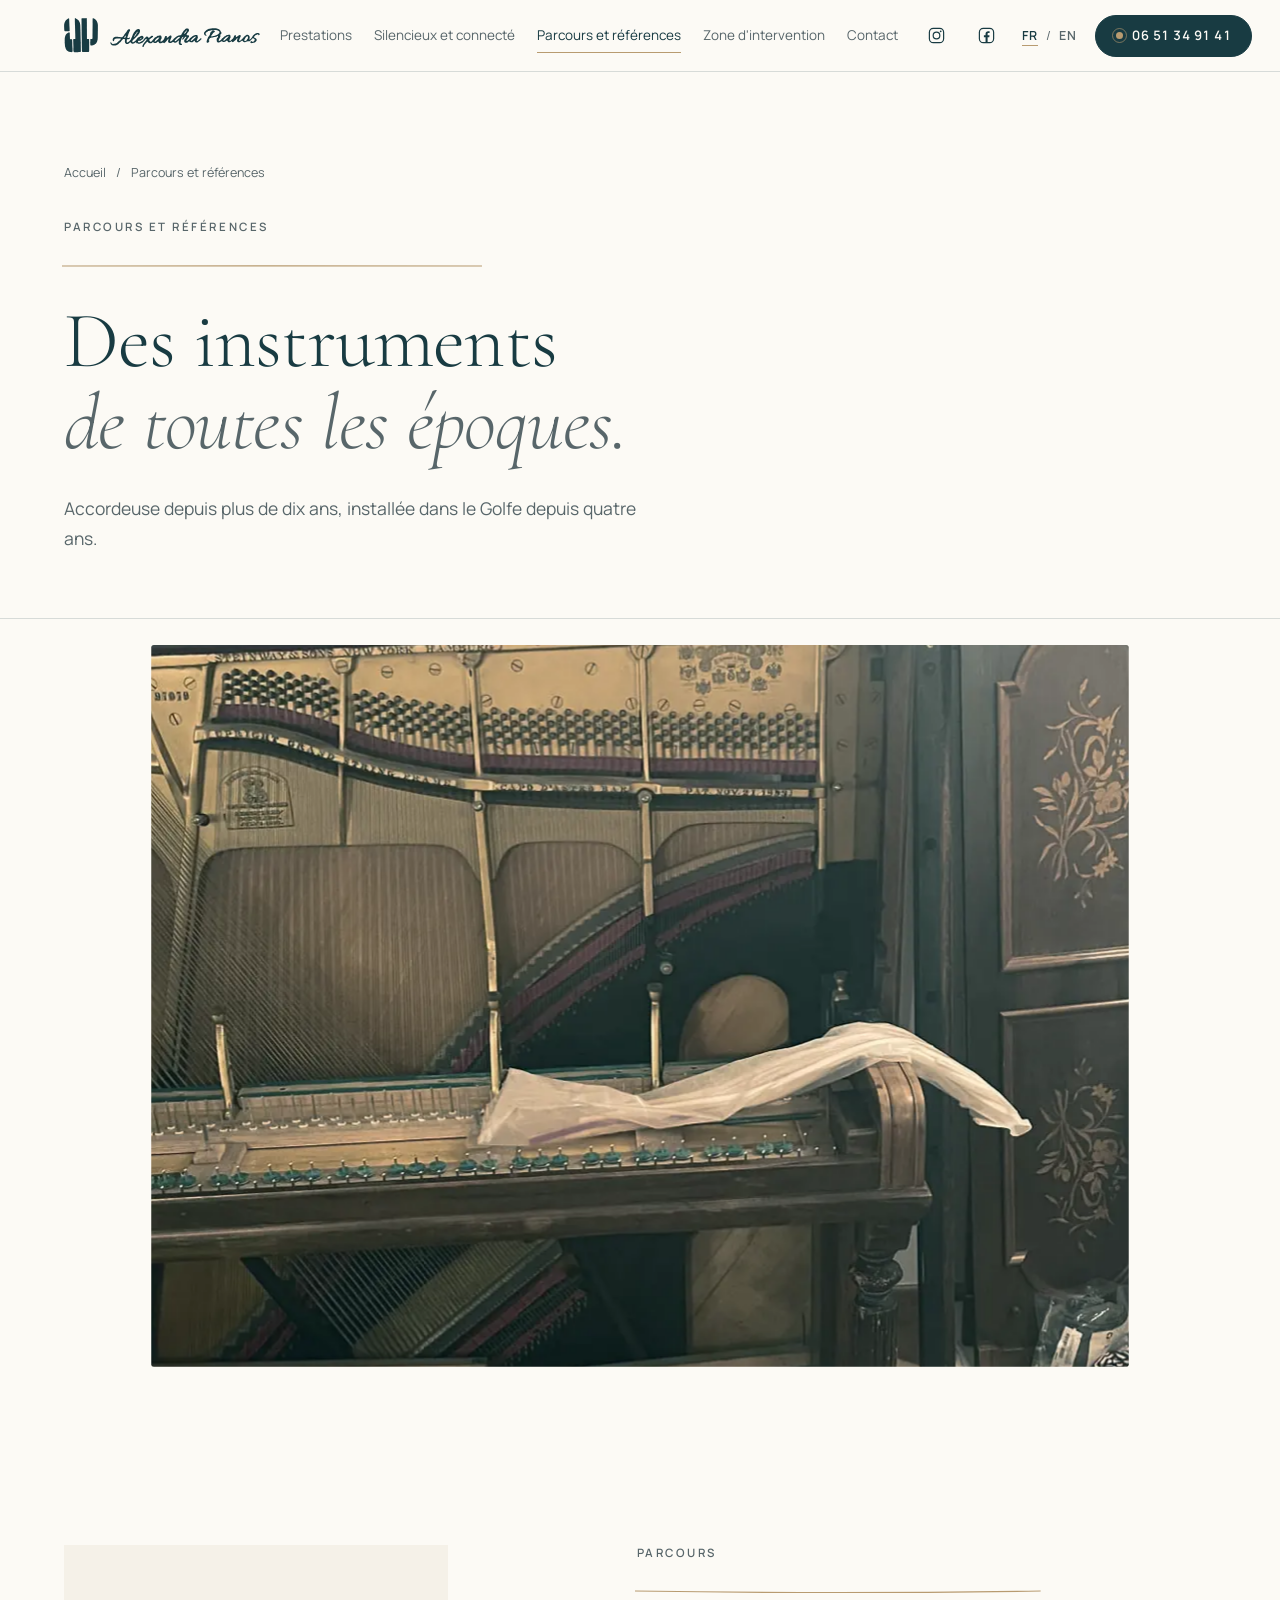
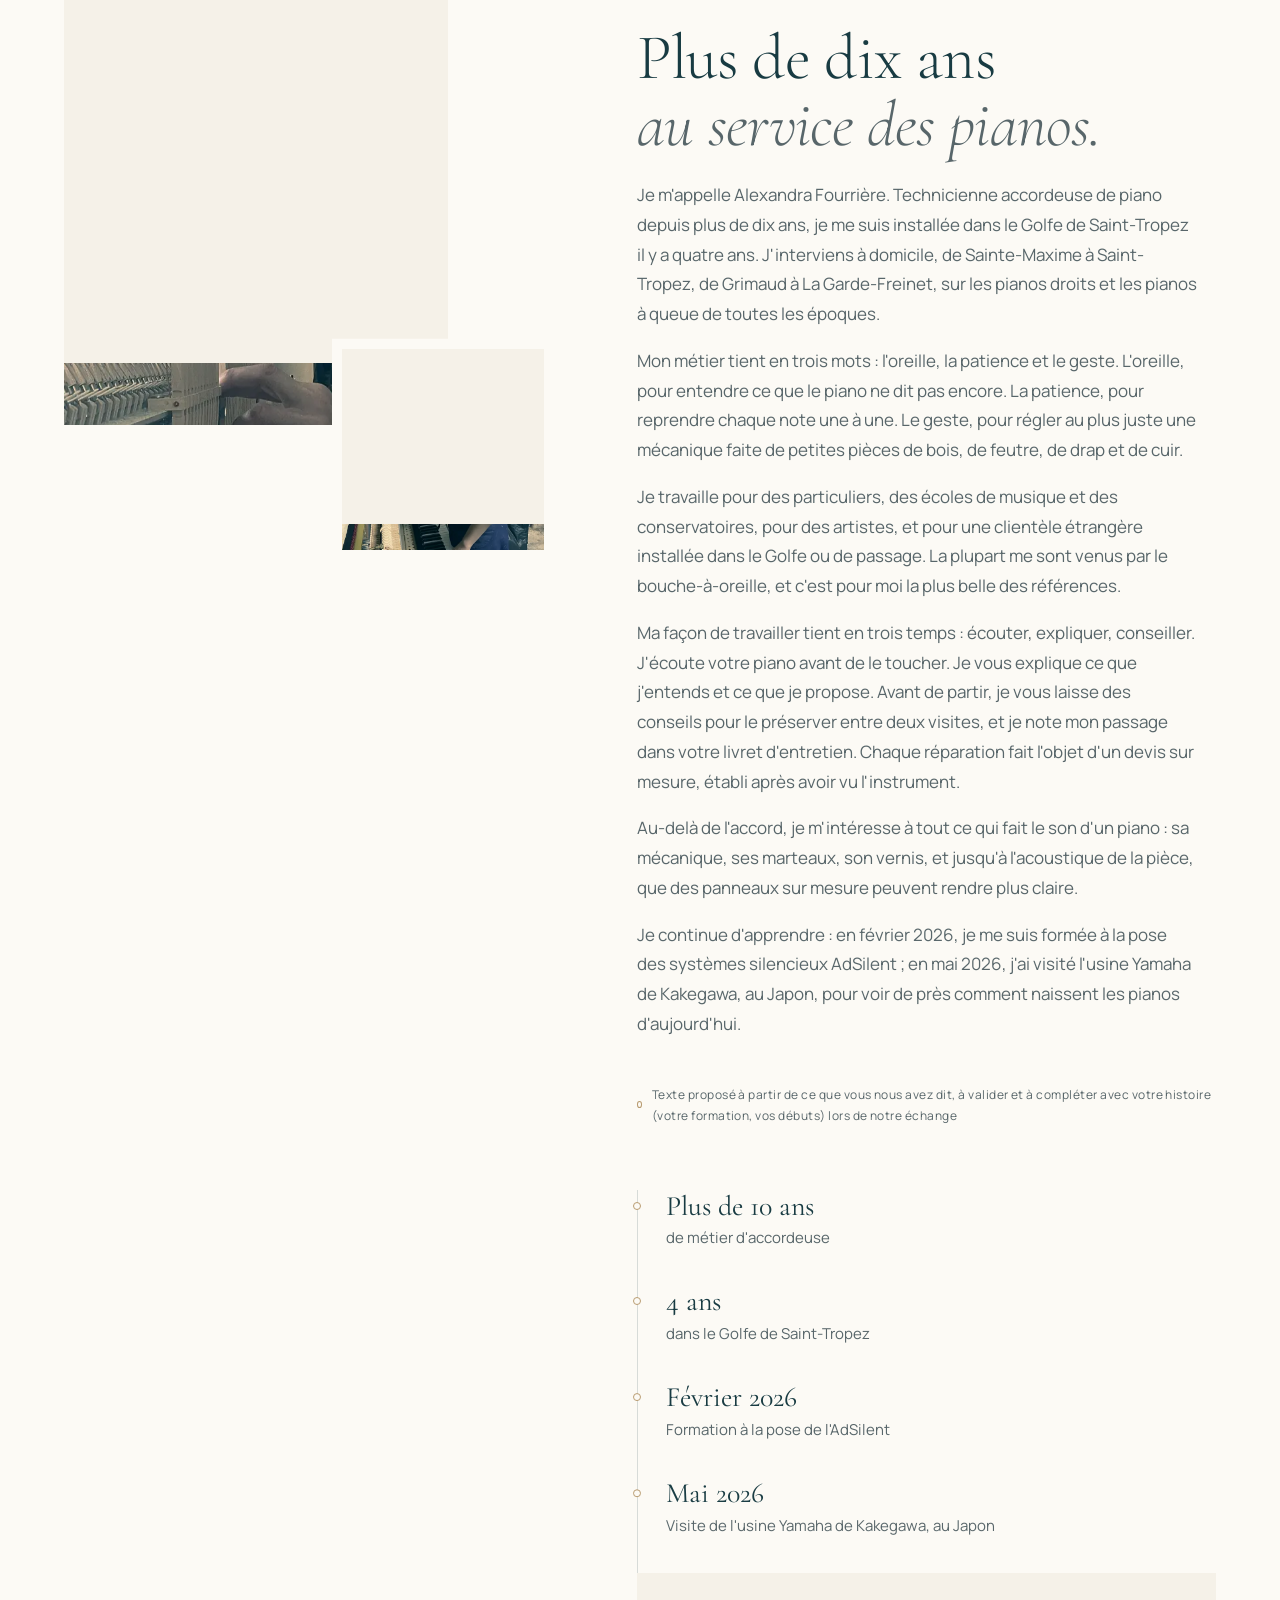
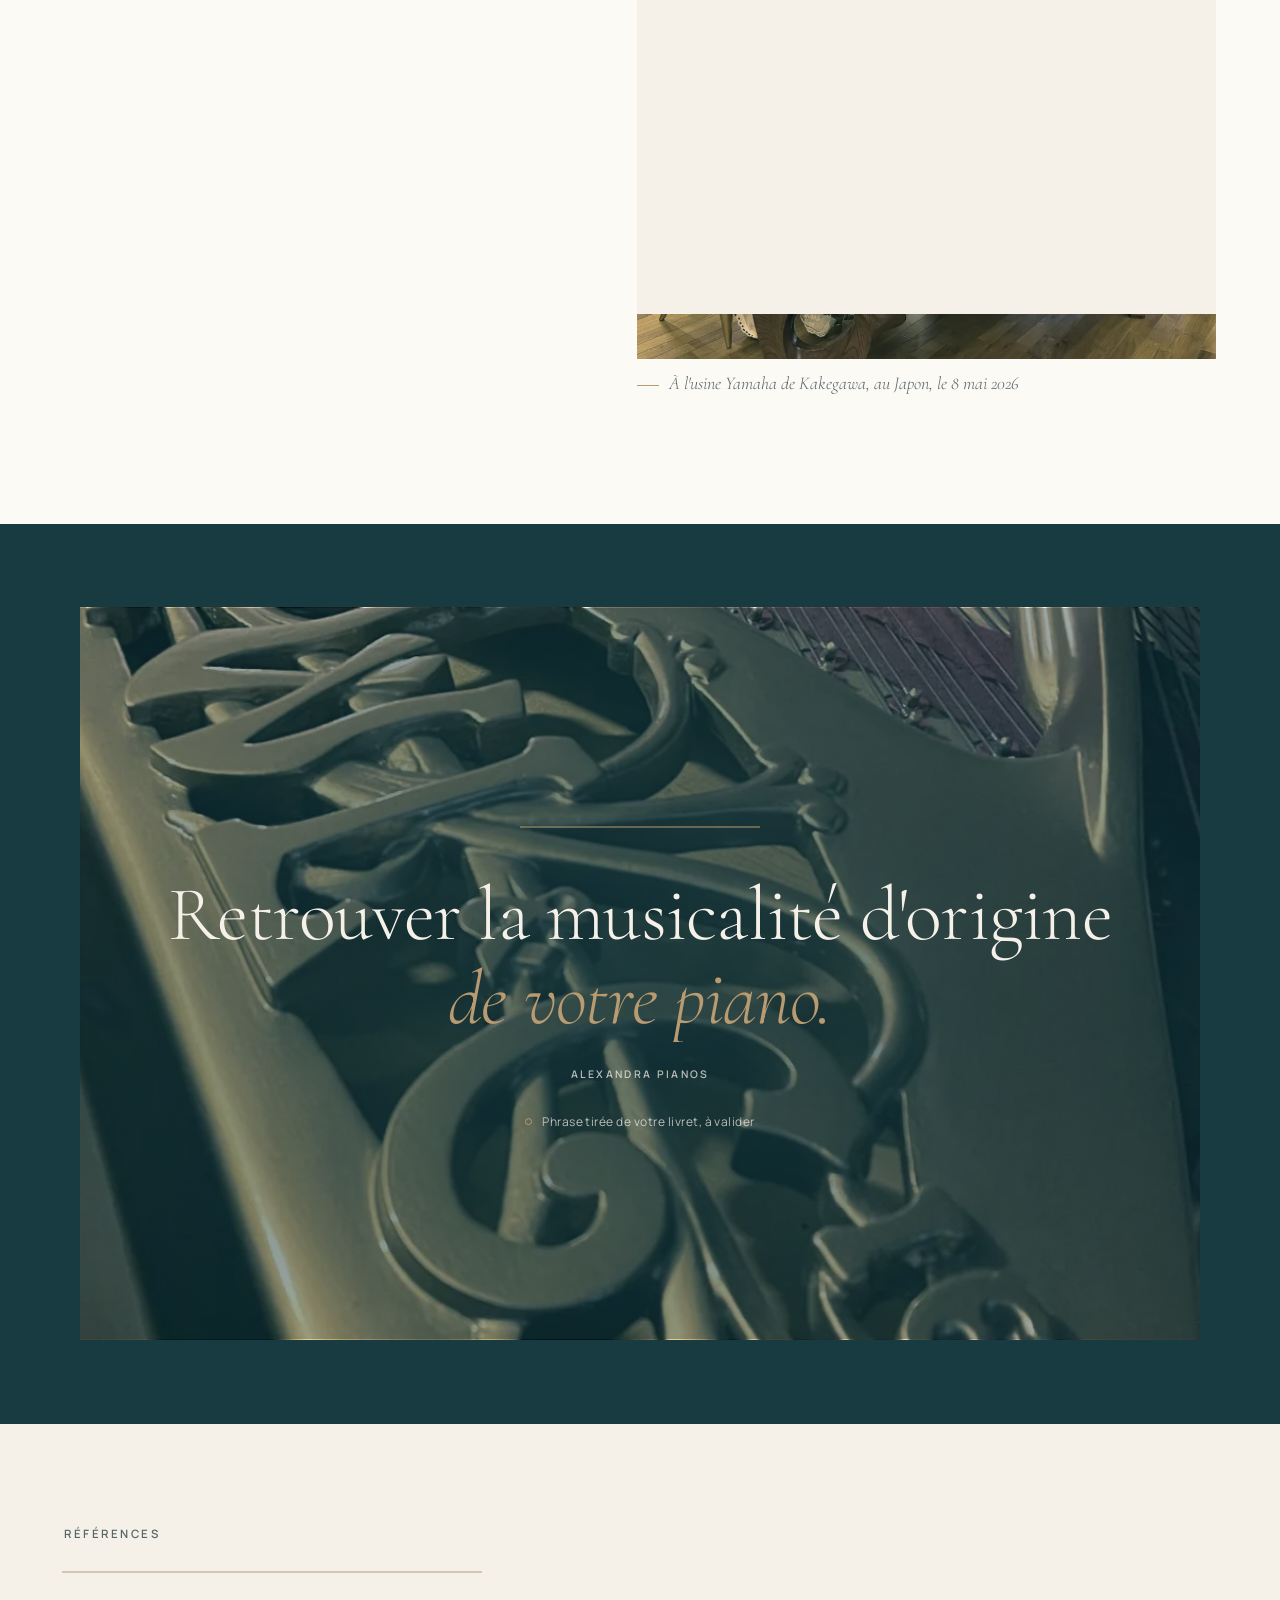
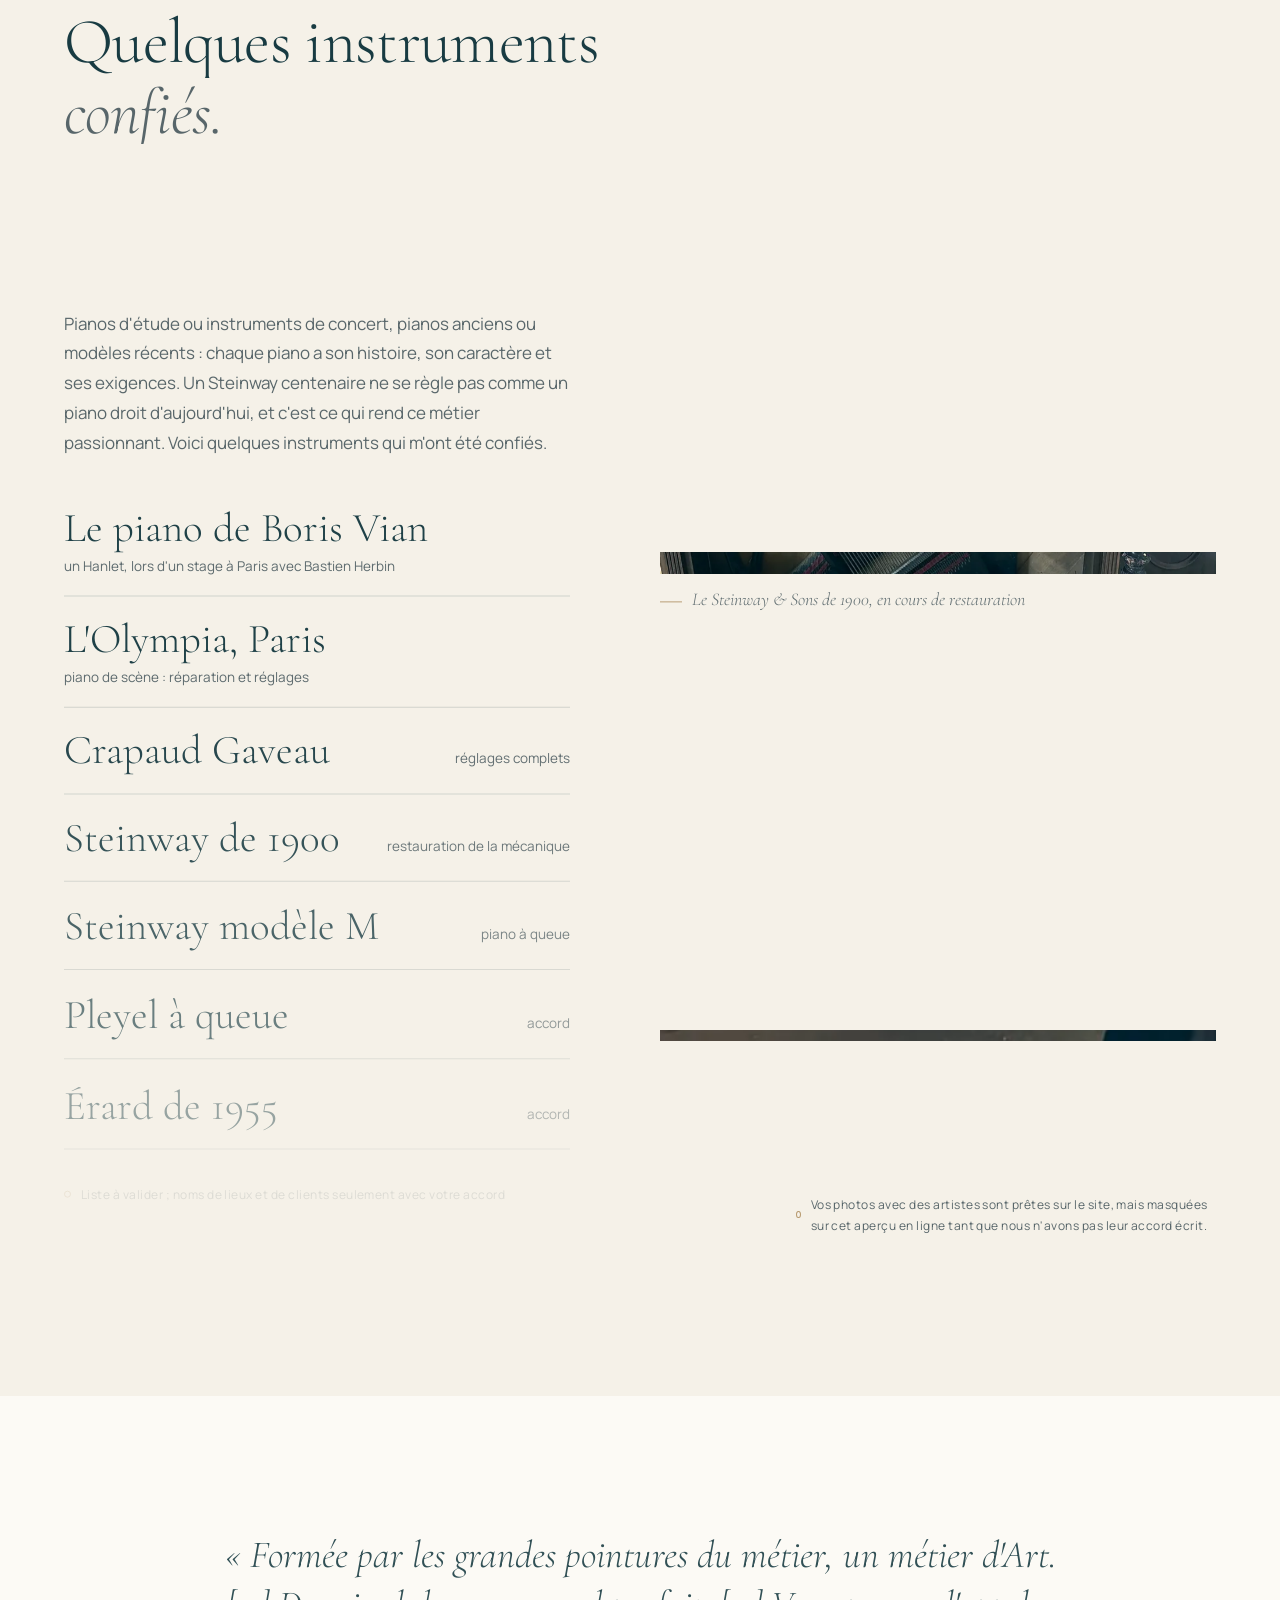
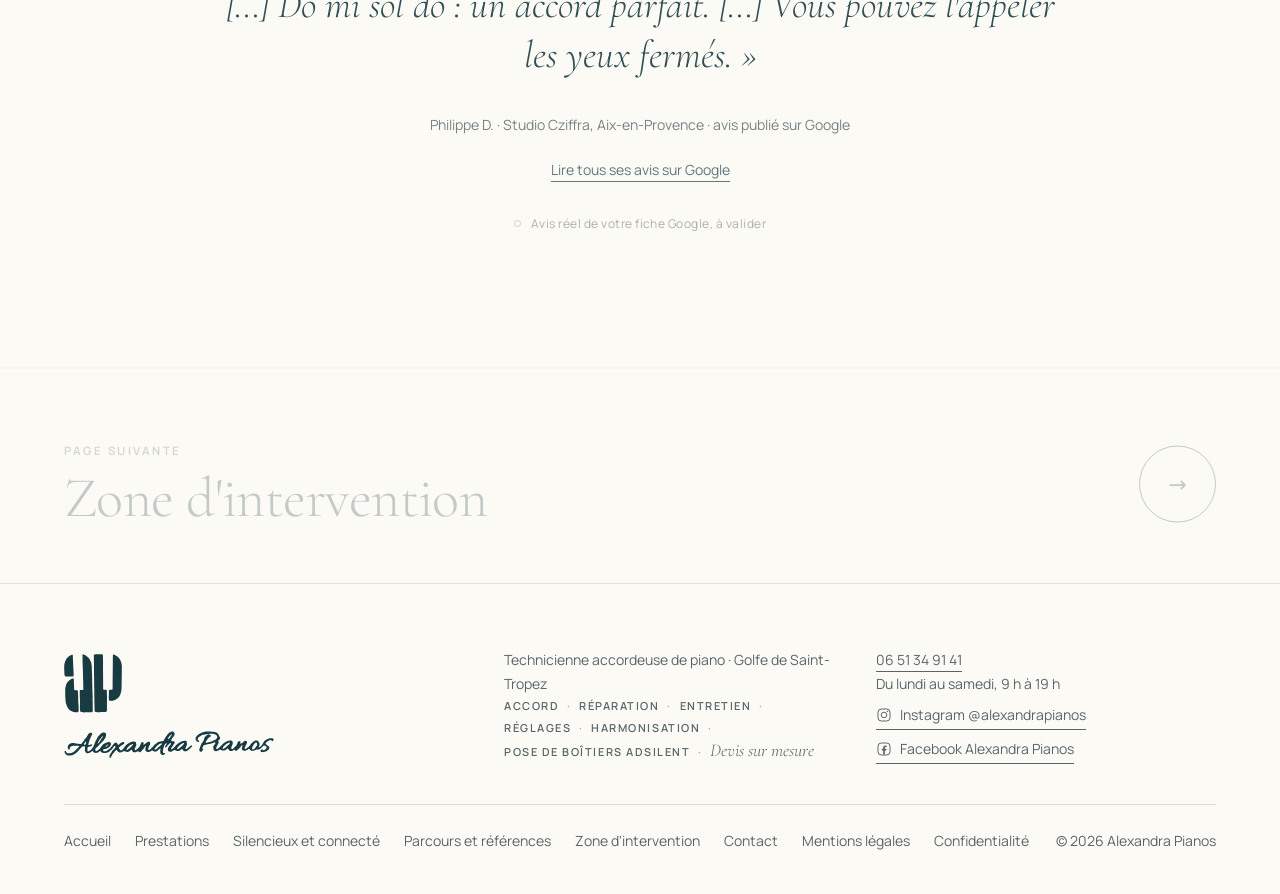
<file: parcours-et-references.html>
<!doctype html>
<html lang="fr" class="no-js" data-palette="petrol" data-typo="classique" data-page="parcours">
<head>
<meta charset="utf-8">
<meta name="viewport" content="width=device-width, initial-scale=1">
<meta name="robots" content="noindex, nofollow">
<title>Parcours et références · Alexandra Pianos, accordeuse de piano</title>
<meta name="description" content="Alexandra Fourrière, accordeuse de piano depuis plus de dix ans, à domicile dans le Golfe de Saint-Tropez : son parcours et quelques instruments confiés.">
<link rel="canonical" href="https://www.alexandrapianos.com/parcours-et-references.html">
<meta property="og:type" content="website">
<meta property="og:locale" content="fr_FR">
<meta property="og:site_name" content="Alexandra Pianos">
<meta property="og:title" content="Parcours et références · Alexandra Pianos, accordeuse de piano">
<meta property="og:description" content="Alexandra Fourrière, accordeuse de piano depuis plus de dix ans, à domicile dans le Golfe de Saint-Tropez : son parcours et quelques instruments confiés.">
<meta property="og:url" content="https://www.alexandrapianos.com/parcours-et-references.html">
<meta property="og:image" content="https://www.alexandrapianos.com/assets/img/accord-piano-a-queue.webp">
<meta name="theme-color" content="#183B42">
<link rel="icon" href="favicon.svg" type="image/svg+xml">
<link rel="preload" href="assets/fonts/CormorantGaramond-Light.woff2" as="font" type="font/woff2" crossorigin>
<link rel="preload" href="assets/fonts/manrope-400-normal.woff2" as="font" type="font/woff2" crossorigin>
<link rel="stylesheet" href="assets/css/style.css">
<script src="assets/js/early.js"></script>
<script type="application/ld+json">{"@context":"https://schema.org","@graph":[{"@type":"BreadcrumbList","itemListElement":[{"@type":"ListItem","position":1,"name":"Accueil","item":"https://www.alexandrapianos.com/"},{"@type":"ListItem","position":2,"name":"Parcours et références","item":"https://www.alexandrapianos.com/parcours-et-references.html"}]}]}</script>
</head>
<body>
<a class="aller-au-contenu" href="#contenu">Aller au contenu</a>
<svg class="defs" width="0" height="0" aria-hidden="true" focusable="false"><defs>
<path id="logo-mono" fill-rule="evenodd" d="M 942.9 32.5 C 942.2 33.2, 867.7 34.4, 842 34.1 C 828.2 33.9, 816.8 34.3, 812.5 35 C 808.6 35.6, 799.8 36.5, 792.9 36.9 C 778.4 37.7, 772.6 39.9, 765.2 47.1 C 758.5 53.8, 757.8 59.2, 759.8 88 C 760.6 99, 761 131, 761.1 174.5 C 761.1 212.4, 761.6 246, 762.1 249 C 762.6 252, 763.2 297, 763.6 349 C 764.7 532.6, 764.9 555.6, 765.9 561.5 C 766.4 565.3, 766.4 576.1, 765.8 590.5 C 765.3 603.1, 765.2 625.2, 765.5 639.5 C 766.3 668.9, 766.9 711.3, 767.5 795.3 C 767.7 832.2, 768.3 855.7, 769 860.3 C 769.8 865.1, 770.1 882, 770 910.5 C 769.9 934.1, 769.9 960.9, 770 970 C 770.1 979.1, 770.2 992.4, 770.2 999.5 C 769.9 1053.7, 770.2 1086.4, 771 1091.7 C 771.6 1095.2, 772.2 1131.4, 772.5 1172.7 C 772.9 1244.6, 774.1 1291.8, 775.6 1294.1 C 775.9 1294.7, 776.2 1319.8, 776.2 1349.9 L 776.2 1404.5 779 1418.4 C 780.9 1427.6, 782.7 1433.5, 784.3 1435.9 C 785.6 1437.9, 787.9 1441.4, 789.4 1443.8 C 792.5 1448.8, 796.1 1451.2, 804.9 1454.1 C 811.1 1456.2, 812.7 1456.3, 863.3 1456.1 C 891.8 1456, 915.6 1455.7, 916.1 1455.4 C 916.6 1455.2, 945.7 1454.7, 980.7 1454.4 C 1050.5 1453.9, 1050.9 1453.8, 1062.2 1447.8 C 1077.7 1439.6, 1083.7 1422.5, 1082 1392.1 C 1081.6 1385.8, 1081.6 1379, 1082 1377 C 1082.5 1374.2, 1082.3 1279, 1081.6 1190 C 1081.6 1181.5, 1081.8 1172.5, 1082.1 1170 C 1082.5 1167.5, 1082.4 1155.6, 1081.9 1143.5 C 1081.3 1128.7, 1081.3 1113.5, 1082.1 1097 C 1084.3 1049.3, 1084.3 1043.3, 1081.8 1027.2 C 1079.8 1013.9, 1079.6 1008.6, 1079.4 973 C 1079.3 925, 1078.7 920.4, 1072.6 914.5 C 1065.7 907.8, 1062.4 907.2, 1033.2 907.6 C 1013.1 907.9, 1007.2 907.7, 1004.5 906.6 C 1000.7 905, 991 897.6, 989.6 895.3 C 988.8 893.7, 988.6 878.6, 987.5 711 C 987.2 664.5, 986.8 616.1, 986.7 603.5 C 986.6 590.9, 986.6 570.8, 986.7 559 C 986.8 547.2, 986.6 517.9, 986.3 494 C 985.8 456.4, 985.7 352.3, 986.1 336 C 986.2 333, 985.9 321.3, 985.6 310 C 984.5 276.7, 984.6 251.2, 986 242.7 C 987.3 234.6, 986.9 220.1, 984.9 201 C 984.3 195.8, 983.7 162.3, 983.5 126.5 C 982.9 43.3, 983.1 44.7, 970.5 37.9 C 962.4 33.5, 945.2 30.1, 942.9 32.5 M 488.7 37.4 C 478.9 41.1, 474.8 55.9, 479.4 71.6 C 480.4 74.7, 481 81.6, 481.1 90.5 C 481.3 115.4, 481.4 137.3, 481.3 146.5 C 480.8 183.8, 480.9 201.3, 482 220 C 482.7 231.8, 483.5 258.6, 483.9 279.5 C 484.2 300.4, 484.8 318, 485.2 318.5 C 486.7 320.9, 488.3 345.3, 488.6 372.5 C 489.2 423.2, 489.9 452, 490.9 470.9 C 491.5 481.1, 492 503.8, 492.1 521.5 C 492.1 539.1, 492.7 555.8, 493.2 558.5 C 493.8 561.5, 494.2 579.5, 494.2 603 C 494.1 634.1, 494.4 644, 495.5 649.8 C 496.4 653.8, 496.7 658.7, 496.4 660.8 C 496.1 662.9, 496.3 672.9, 497 683.1 C 498.4 705.6, 498.9 728.4, 499.4 799 C 499.6 829, 500.3 859.8, 500.9 867.5 C 504.2 910.8, 502.7 912.4, 457 912.5 C 424.4 912.7, 417.5 915.2, 413.9 928.2 C 412.3 934, 411.7 1006.3, 413.1 1014.5 C 413.7 1017.8, 414.4 1034.2, 414.6 1051 C 414.8 1067.8, 415.2 1086.7, 415.4 1093 C 415.7 1099.3, 416.1 1113, 416.4 1123.5 C 416.7 1134, 417.6 1159.4, 418.5 1180 C 419.3 1200.6, 419.8 1220.1, 419.4 1223.4 C 419.1 1226.6, 419.4 1233.5, 420.1 1238.7 C 421.2 1247.1, 421.2 1249.5, 419.6 1258.9 C 416.7 1277.2, 417.5 1387.6, 420.7 1397.4 C 421.8 1400.9, 422.1 1404.2, 421.6 1409 C 420.2 1424, 429.6 1444.2, 441.9 1453 C 451.9 1460, 501.7 1465.4, 520.2 1461.4 C 527 1460, 578.1 1458.6, 609.5 1459.1 C 632.5 1459.5, 694.7 1457.3, 702 1455.9 C 712.7 1453.7, 717.6 1451.3, 723 1445.2 C 732.6 1434.4, 734.3 1426.6, 733.5 1395 C 733.2 1384.3, 732.8 1353.7, 732.5 1327 C 732.2 1300.3, 731.5 1276.2, 731 1273.5 C 730.3 1270.1, 730.3 1264.6, 730.9 1257 C 731.6 1249.7, 731.6 1239.2, 731 1228.1 C 730.5 1218.5, 730.3 1210.3, 730.6 1209.9 C 730.9 1209.4, 730.6 1194.5, 730 1176.8 C 728.4 1128.5, 728.4 1101.9, 730.2 1082 C 731.6 1066.8, 731.6 1063, 730.4 1053.5 C 727.6 1030.7, 727 1020.6, 726.5 989.5 C 726.2 971.9, 725.5 951.4, 725 944 C 724.5 936.6, 723.8 909.4, 723.4 883.5 C 722.8 838.2, 722.6 828, 721.4 797.5 C 720.2 765.1, 720.1 759.5, 720.1 738.8 C 720.2 726.8, 719.6 708, 718.9 697 C 717.9 681.3, 717.9 673.3, 718.8 659.8 C 719.7 645.4, 719.7 640.1, 718.4 628.5 C 717.6 620.8, 717 607.1, 717.1 598 C 717.1 588.9, 716.9 576.5, 716.5 570.5 C 716.2 564.5, 716.3 555.9, 716.7 551.4 C 717.3 546.1, 717.1 539.2, 716.3 531.4 C 714.1 509.7, 712.9 484, 711.9 434 C 711.4 406.8, 710.5 373.5, 710.1 360 C 709.3 337.4, 708.9 332.4, 706 315.5 C 705.5 312.2, 705 306.8, 705 303.5 C 705 300.1, 704.3 295, 703.5 292 C 702.7 289, 701.6 282.4, 701 277.5 C 700.5 272.6, 699.4 266.5, 698.5 264 C 697.6 261.5, 696.5 255.2, 696.1 250 C 695.3 240.7, 693.1 233.3, 689.1 226.4 C 688.1 224.7, 686.3 220.7, 685.1 217.4 C 683.9 214.2, 682 210, 680.9 208.1 C 679.8 206.2, 677.4 201, 675.6 196.4 C 673.7 191.9, 671 186.6, 669.6 184.7 C 668.2 182.8, 665.5 178, 663.7 173.9 C 659.6 164.4, 653.2 153.8, 646.8 145.2 C 644 141.5, 640.9 137.3, 640 135.8 C 639.1 134.2, 635.4 129.5, 631.9 125.3 C 613.7 103.4, 599.4 90.9, 574.4 75 C 569.6 72, 564.1 68.2, 562.1 66.7 C 556.7 62.4, 545.5 56, 538.7 53.4 C 535.4 52.1, 532 50.4, 531.1 49.6 C 530.2 48.8, 524.5 45.6, 518.5 42.5 C 506.1 36.1, 496.6 34.4, 488.7 37.4 M 1237.7 40.5 C 1233.6 41.9, 1229.5 45.2, 1227.7 48.5 C 1226.7 50.4, 1226.4 75.9, 1225.5 257 C 1225.3 292.5, 1224.9 336.1, 1224.5 354 C 1224.1 371.9, 1223.7 415.5, 1223.5 451 C 1223.3 486.5, 1222.7 518.1, 1222.2 521.2 C 1221.8 524.3, 1221.7 535.5, 1222 546.2 C 1222.7 565.9, 1222.4 611.3, 1221.4 659.5 C 1221 674.4, 1220.7 732.6, 1220.6 789 C 1220.5 901.3, 1220.9 893.5, 1214.1 898.9 C 1206.9 904.7, 1206 904.8, 1175.2 904.9 C 1143.1 905.1, 1142.9 905.1, 1136.2 912.4 C 1130 919.2, 1130.1 917.9, 1130 969.2 C 1129.9 1012.1, 1129.7 1017.3, 1127.9 1024.8 C 1125.7 1034.5, 1125.1 1083.6, 1127.1 1092 C 1128.5 1097.8, 1129.4 1120.4, 1129.1 1144.3 C 1128.9 1165.6, 1129.5 1168.1, 1135.8 1172.2 C 1142.7 1176.8, 1148 1178.3, 1156 1178.1 C 1195.1 1177.3, 1231.7 1173.2, 1240.8 1168.6 C 1242.3 1167.9, 1247.2 1166.5, 1251.6 1165.6 C 1259 1164.1, 1266.9 1161.1, 1286.2 1152.1 C 1289.9 1150.4, 1296.6 1146.6, 1301.2 1143.6 C 1305.8 1140.7, 1312.7 1136.7, 1316.5 1134.7 C 1320.3 1132.8, 1325.1 1129.5, 1327 1127.5 C 1328.9 1125.4, 1333 1121.9, 1336 1119.7 C 1346 1112.3, 1371 1087.8, 1375.5 1081 C 1377.8 1077.4, 1382 1072.2, 1384.7 1069.4 C 1388.1 1065.9, 1390.6 1062, 1392.4 1057.4 C 1394 1053.6, 1396.7 1048.4, 1398.5 1045.8 C 1403.4 1039, 1405.3 1034.9, 1410 1020.5 C 1412.3 1013.4, 1415.3 1004.4, 1416.6 1000.7 C 1417.9 996.9, 1419 993, 1419 991.8 C 1419 990.7, 1420.3 985.8, 1422 981.1 C 1423.6 976.3, 1425.6 968.8, 1426.5 964.4 C 1427.3 960.1, 1429.3 952, 1430.9 946.5 C 1434.5 934, 1437 919.5, 1437 911 C 1437 907.4, 1437.4 901.8, 1437.9 898.5 C 1439.8 887.7, 1441.8 836.1, 1441.5 808.5 C 1441.4 793.6, 1441.7 768.7, 1442.1 753 C 1443.2 715.8, 1443.9 674.4, 1444.3 611 C 1444.6 577.7, 1445.1 556.5, 1445.9 550.9 C 1446.7 545.3, 1446.9 537, 1446.6 527.4 C 1445.7 505.5, 1445.7 503.2, 1446.4 471.5 C 1447.2 438, 1447.2 366.1, 1446.3 361.2 C 1446 359.4, 1446.3 351.4, 1447 343.5 C 1448.2 330.9, 1448.1 328.1, 1446.7 320.3 C 1445.8 315.5, 1444.6 306.3, 1444.1 300 C 1442.4 280.7, 1439.3 262.6, 1436.4 255.3 C 1434.8 251.3, 1433.4 245.6, 1433.1 241.4 C 1432.7 237.4, 1431.8 233.3, 1430.8 231.8 C 1429.9 230.4, 1428.4 226.6, 1427.4 223.4 C 1425.7 217.5, 1423.3 211.6, 1415.4 193.9 C 1413 188.6, 1410.3 181.3, 1409.4 177.6 C 1408.3 173.3, 1405.9 168, 1402.4 162.5 C 1399.4 157.9, 1397 153.8, 1397 153.5 C 1397 152, 1390.2 143.2, 1383.4 136 C 1379.3 131.6, 1376 127.6, 1376 127 C 1376 125.8, 1339.3 88.9, 1332 82.9 C 1323.3 75.7, 1315.7 71, 1297.5 61.5 C 1288.2 56.6, 1278.5 51.4, 1276.1 49.8 C 1262.8 41.4, 1246.2 37.4, 1237.7 40.5 M 219.7 43 C 218.1 43.5, 216.3 44.3, 215.7 44.8 C 215 45.2, 210.9 47.2, 206.5 49 C 202.1 50.8, 195.5 54.3, 191.8 56.7 C 188.2 59.1, 180.9 63, 175.8 65.4 C 169.3 68.4, 163.5 72.1, 157.3 77.3 C 152.4 81.4, 145.6 86, 142.4 87.5 C 134.4 91.1, 97.8 128.1, 92.8 137.5 C 91.1 140.8, 88.7 144.8, 87.4 146.5 C 86.2 148.2, 83.5 152.9, 81.5 157 C 79.4 161.1, 76 167.1, 73.8 170.3 C 71.6 173.5, 69 178.5, 68.1 181.3 C 67.1 184.2, 64.7 189, 62.8 192 C 58 199.6, 50.3 216.8, 48.6 223.7 C 47.8 226.9, 46.2 232.1, 45.1 235.2 C 43.7 238.9, 43 243.4, 43 247.8 C 43 251.5, 42.4 256.8, 41.6 259.5 C 40.2 264.9, 37 276.8, 33.9 289.2 C 30.7 301.9, 29.7 382, 32.1 427 C 32.8 439.4, 33.5 458.1, 33.6 468.5 C 33.7 479.3, 34.3 489.7, 35 492.5 C 35.7 495.3, 36.3 505.6, 36.5 515.5 C 36.8 535.8, 40.3 553.3, 45.7 561.4 C 50.7 569.1, 60.2 577.8, 64 578.3 C 65.9 578.6, 70.9 579.4, 75 580.1 C 81.1 581.1, 125.5 582.4, 148 582.2 C 257.4 581.2, 251.4 581.5, 257.1 575.3 C 262.2 569.9, 262.2 569.6, 262.2 538.1 C 262.1 486.8, 261 450.2, 259.3 443.5 C 258.1 438.9, 258 434.5, 258.5 424.5 C 259 414.5, 258.8 409.8, 257.6 404.2 C 256.6 399.9, 256 391.9, 256 384.7 C 256 378, 255.3 368.7, 254.4 364 C 253.6 359.2, 253.2 353.3, 253.5 350.5 C 253.8 347.8, 253.4 330.2, 252.5 311.5 C 251.6 292.8, 250.7 269.2, 250.5 259 C 250.2 248.8, 249.7 237.1, 249.3 233 C 248.9 228.9, 248.6 219.9, 248.5 213 C 248.4 206.1, 247.8 193.1, 247 184 C 246.3 174.9, 245.6 158.5, 245.5 147.5 C 245.4 136.5, 244.8 115.3, 244.1 100.5 C 243.4 85.7, 242.7 69, 242.6 63.5 C 242.2 51.8, 240.5 46.9, 236.2 44.6 C 232.4 42.7, 223.4 41.8, 219.7 43 M 239.1 631.5 C 235.6 632.3, 230.6 633.6, 228 634.5 C 225.4 635.3, 219.8 636.5, 215.4 637 C 211.1 637.5, 206.3 638.3, 204.9 638.8 C 198.4 641.3, 157 670.8, 157 672.9 C 157 673.4, 152.4 677.4, 146.8 681.7 C 132 693.1, 119.9 705, 115.9 712.2 C 114 715.5, 109.7 721.4, 106.3 725.1 C 102.8 728.9, 100 732.4, 100 733.1 C 100 734.5, 91.2 752.1, 87.8 757.5 C 86.4 759.7, 84.3 764.2, 83.1 767.5 C 81.9 770.8, 79.8 775.8, 78.5 778.5 C 77.2 781.3, 75.6 787.1, 75 791.5 C 73.1 804.5, 70.3 816.4, 67.7 822.6 C 66.3 825.9, 64.9 830.3, 64.5 832.5 C 64.2 834.7, 63 840.8, 62 846 C 58.3 865, 56.6 880.8, 56.3 899.5 C 55.2 950.6, 55.2 988.4, 56.2 998.5 C 57 1007.2, 56.9 1015.5, 55.6 1038.1 C 53.9 1066.3, 53.9 1066.7, 55.8 1072.6 C 57.1 1076.3, 58.1 1082.6, 58.4 1089.5 C 59.1 1101.2, 61.5 1133.6, 62.9 1148.5 C 63.4 1153.5, 63.5 1160.2, 63.3 1163.5 C 63 1167.6, 63.7 1173.4, 65.6 1182 C 67.5 1190.7, 68.5 1199.3, 69 1210.5 C 69.8 1227.7, 72.2 1237, 80.9 1256.7 C 82.6 1260.6, 84 1264.9, 84 1266.2 C 84 1267.5, 86.3 1273.5, 89.1 1279.5 C 91.9 1285.5, 94.5 1293, 95 1296 C 95.4 1299.2, 98 1306.3, 101 1312.5 C 103.8 1318.5, 106.9 1327, 108 1331.3 C 110 1340, 114 1346.7, 122.6 1356 C 125.4 1359, 129.4 1364.2, 131.5 1367.5 C 133.5 1370.8, 137.8 1376.2, 140.9 1379.5 C 144.1 1382.8, 148 1387.1, 149.6 1389.1 C 154.4 1395.1, 164.1 1402.5, 181.3 1413.3 C 190.2 1419, 199.7 1425.3, 202.3 1427.3 C 205 1429.3, 207.6 1431, 208.1 1431 C 208.6 1431, 212.1 1432.4, 215.8 1434.1 C 219.5 1435.9, 225.2 1438.1, 228.5 1439.1 C 231.8 1440.1, 240.9 1443.4, 248.7 1446.4 C 256.5 1449.5, 264.5 1452, 266.4 1452 C 268.3 1452, 273.5 1453.1, 278 1454.6 C 301.1 1461.9, 348.1 1463, 367 1456.7 C 374.4 1454.2, 380.5 1446.8, 383.6 1436.5 C 386 1428.3, 387.2 1397, 385.9 1375.3 C 385.2 1364.9, 384.6 1338.6, 384.4 1316.7 C 384.2 1284.5, 383.9 1276.1, 382.6 1272.2 C 379.9 1263.7, 379 1255.8, 379 1239.8 C 379 1231, 378.4 1215.5, 377.6 1205.2 C 376.3 1188.4, 375.8 1171.3, 374.2 1091.5 C 374 1078.8, 373.9 1062.5, 374 1055.1 C 374.1 1046.8, 373.5 1038.2, 372.6 1032.6 C 370.7 1021.4, 368.9 986.5, 369.7 975 C 370.3 964.8, 367.5 932.2, 365.6 927.6 C 363.9 923.5, 359.1 919.8, 352.5 917.4 C 348.1 915.8, 344.1 915.5, 318.5 915.5 C 286 915.5, 285.6 915.4, 280.5 908 C 276.4 901.9, 275.8 899, 275.4 882.5 C 275.1 873.7, 274.5 856.7, 274 844.8 C 273.4 832.9, 273 818.3, 273 812.3 C 273 806.4, 272.6 798.8, 272.1 795.5 C 271.5 792.2, 270.4 756.6, 269.5 716.5 C 267.9 644.8, 267.8 643.4, 265.7 639.1 C 261.5 630.8, 253.4 628.5, 239.1 631.5"/>
<path id="logo-signature" fill-rule="evenodd" d="M 1907.5 110.6 C 1902.5 111.3, 1893.3 113.3, 1887 114.9 C 1880.7 116.6, 1874.5 118, 1873.2 118 C 1869.5 118, 1854.6 124.6, 1844.2 130.9 C 1838.9 134.1, 1832 137.9, 1828.9 139.4 C 1825.8 140.8, 1821.4 144, 1819.1 146.5 C 1816.9 148.9, 1812.6 152.7, 1809.6 154.9 C 1806.7 157.1, 1802.9 161.1, 1801.2 163.9 C 1799.5 166.6, 1796.5 170.3, 1794.4 172.2 C 1786.6 179.3, 1783.9 189.1, 1785.9 203.3 C 1787.2 212.3, 1788.1 214.3, 1794.7 222.5 C 1801.5 230.8, 1811 237, 1817.2 237 C 1822.2 237, 1827.3 233.8, 1828.5 229.9 C 1829.5 226.9, 1824.9 220.6, 1819.6 217.5 C 1813 213.7, 1809.2 205.7, 1811 199.7 C 1813.5 191.4, 1819.5 182.6, 1826 177.9 C 1829.4 175.5, 1833.8 172.2, 1835.8 170.7 C 1837.8 169.1, 1841.3 166.9, 1843.5 165.8 C 1845.7 164.6, 1849.1 162.5, 1851 161 C 1857.4 156, 1869.3 152.5, 1898 147.4 C 1903.2 146.5, 1909.8 144.9, 1912.5 143.9 C 1922.3 140.4, 1925.6 139.9, 1930.4 141.1 C 1934.2 142, 1935.7 141.9, 1940.7 140.2 C 1957 134.5, 1980.2 134.5, 2007.5 140.3 C 2021.1 143.2, 2032.2 149.1, 2041.1 158.3 C 2046.4 163.7, 2048.1 167.8, 2048.3 175.4 C 2048.4 180.9, 2048.1 182.1, 2044.5 187.8 C 2037.9 198.6, 2022.1 212.1, 2009.5 217.7 C 2005.7 219.5, 1998 223, 1992.5 225.5 C 1978.7 231.9, 1955 239.6, 1946.5 240.5 C 1942.7 240.9, 1935.5 242.5, 1930.6 244.1 C 1908.5 251.3, 1899.8 244.4, 1912.3 229.6 C 1914.7 226.8, 1919.7 220, 1923.3 214.5 C 1939.5 190.2, 1943.4 185.7, 1953 180.5 C 1965.3 173.7, 1968.3 170.5, 1968.8 163.2 C 1969.1 159, 1968.8 156.5, 1967.9 155.4 C 1965.9 153, 1957.6 149.1, 1951.8 147.9 C 1948.9 147.3, 1944.1 146, 1941.1 144.9 C 1935.1 142.7, 1932.7 143.4, 1929.4 148.6 C 1928.4 150, 1924.9 153, 1921.6 155.2 C 1918.2 157.4, 1913.4 161.3, 1910.9 163.9 C 1908.4 166.4, 1904.2 170.2, 1901.7 172.3 C 1893.6 178.9, 1888.5 190.2, 1887.4 204.2 C 1886.8 210.9, 1886.2 213, 1883.5 216.9 C 1881.8 219.4, 1879.6 223.5, 1878.6 226 C 1875.3 234.3, 1871 240.8, 1864.4 247.1 C 1857.1 254.2, 1854.6 258.8, 1849.8 274 C 1848.2 279.2, 1845 286.8, 1842.8 290.9 C 1839.3 297.3, 1836.6 305.3, 1830.4 327 C 1826.1 341.8, 1833 353.7, 1846.4 354.8 C 1855.7 355.6, 1864.2 349.7, 1869.1 339.4 C 1870.8 335.9, 1872.5 333, 1873 333 C 1873.4 333, 1874.5 331.4, 1875.5 329.4 C 1877.7 324.8, 1876.5 321.7, 1870.4 316 C 1868 313.8, 1866 311.1, 1866 310.2 C 1866 305.3, 1868.6 300.1, 1873.5 295 C 1878.8 289.4, 1879.4 288.3, 1880.4 281.9 C 1881.3 276.5, 1883.7 275, 1893.7 273.5 C 1898.5 272.7, 1904.8 271.2, 1907.6 270.1 C 1910.4 269, 1916.2 267.7, 1920.6 267.1 C 1924.9 266.5, 1931 265.3, 1934 264.5 C 1937 263.7, 1941.5 263, 1943.9 263 C 1948 263, 1977.4 256.5, 1986.5 253.5 C 1988.7 252.8, 1995.9 249.7, 2002.5 246.6 C 2009.1 243.5, 2015.9 241, 2017.6 241 C 2027.5 241, 2027.1 257.4, 2017 266.3 C 2007.6 274.5, 1999.7 287.6, 1999.6 295 C 1999.6 299.2, 2002.5 326.8, 2003.6 331.7 C 2005 338.4, 2020.8 348.3, 2032.1 349.6 C 2037.5 350.2, 2038.4 350, 2048.8 345.1 C 2054.9 342.3, 2060.2 340, 2060.7 340 C 2061.2 340, 2063.2 338.8, 2065.3 337.4 C 2067.4 336, 2072.3 333.7, 2076.2 332.4 C 2084.1 329.6, 2090.4 330.2, 2095.4 334.1 C 2099.5 337.3, 2105.1 339.3, 2112 340.1 C 2115.6 340.5, 2120.6 341.2, 2123.2 341.5 C 2131.9 342.8, 2148.9 336.2, 2156.9 328.3 C 2159.3 325.9, 2161.6 324, 2162.1 324 C 2162.5 324, 2165.2 322, 2168 319.5 C 2176 312.4, 2178.1 313.3, 2184.3 326.3 C 2188.2 334.6, 2189.3 336.1, 2195.6 341 C 2202.5 346.5, 2202.5 346.5, 2214 346.5 C 2228.9 346.5, 2235.8 343.6, 2245.2 333.5 C 2252.1 326.2, 2254.1 325.5, 2256.1 330.2 C 2257.8 334.3, 2263.5 340.7, 2267.1 342.6 C 2268.7 343.4, 2272.5 344, 2275.8 344 C 2284 344, 2286.7 342, 2312 316.9 C 2329.9 299, 2334.1 294.4, 2337 288.8 C 2340.8 281.3, 2346.9 274, 2349.3 274 C 2351.9 274, 2354 276.9, 2354 280.5 C 2354 284.5, 2350.8 298.4, 2348 306.2 C 2343 320.5, 2344.3 326.3, 2354.5 335.8 C 2362.1 342.9, 2366.8 344.5, 2379.6 344.4 C 2388.3 344.3, 2389.2 344.1, 2398.7 339.7 C 2404.1 337.1, 2409.2 335, 2410 335 C 2410.7 335, 2413.6 332.9, 2416.5 330.3 C 2426.2 321.3, 2430.1 318, 2430.9 318 C 2434.8 318, 2438.6 321.1, 2446.1 330.2 C 2456.3 342.7, 2458.7 343.9, 2473.8 344.7 C 2487.7 345.4, 2497.4 343.4, 2504.6 338.5 C 2507.4 336.6, 2510 335, 2510.4 335 C 2510.9 335, 2514.7 333.4, 2519 331.5 C 2526.7 328, 2526.7 328, 2542.1 328.3 C 2558.8 328.5, 2561.6 327.8, 2565.7 322.7 C 2566.7 321.3, 2570.5 318.5, 2574 316.4 C 2578.2 313.9, 2581.9 310.5, 2584.8 306.8 C 2587.1 303.6, 2590.5 300.3, 2592.1 299.3 C 2593.8 298.3, 2596.5 295, 2598.2 291.8 C 2604.1 280.7, 2615.7 276.7, 2627.2 281.7 C 2650.2 291.9, 2653.5 306.8, 2636.6 323.5 C 2624.2 335.8, 2614 340.3, 2604.7 337.6 C 2598.6 335.8, 2596.3 333.8, 2595.8 329.5 C 2595.3 325, 2592.2 325.1, 2585.2 329.9 C 2575.7 336.3, 2572 340.2, 2572 343.9 C 2572 349.4, 2575.5 355.5, 2581 359.3 C 2584.2 361.6, 2601.6 361.7, 2608.1 359.5 C 2610.5 358.7, 2617.8 356.9, 2624.4 355.5 C 2642.8 351.7, 2655.4 344.8, 2667.6 331.8 C 2679.2 319.3, 2683.3 307.7, 2679.1 298.5 C 2676 291.6, 2663.7 280.7, 2653.4 275.8 C 2646.5 272.5, 2636.3 263.9, 2634.9 260.2 C 2632.6 254.1, 2639.8 243.7, 2652.3 235.1 C 2654.9 233.4, 2657 231.5, 2657 231.1 C 2657 229.5, 2669.6 222.1, 2676.5 219.6 C 2680.3 218.2, 2686.9 215.9, 2691 214.4 C 2701.4 210.6, 2703.3 211.2, 2707 219.4 C 2710.1 226.3, 2711.3 227.5, 2715.1 228.5 C 2723.1 230.5, 2736.1 211.7, 2732.1 204.2 C 2730.8 201.8, 2719.9 193.3, 2716.2 191.8 C 2714.7 191.2, 2707.2 190.7, 2699.5 190.6 C 2685.5 190.5, 2685.5 190.5, 2673.5 194.8 C 2659.8 199.6, 2645.8 207.1, 2631.8 217.1 C 2619.9 225.6, 2615 231.1, 2609.9 242 C 2602.7 257.2, 2600.5 261.1, 2597.5 264.4 C 2595.8 266.3, 2592.3 271, 2589.5 274.9 C 2581.3 286.7, 2579.9 288.1, 2570.6 294.2 C 2561 300.5, 2557.6 301.9, 2555.1 300.3 C 2552.2 298.5, 2552.7 293.9, 2556.8 285.4 C 2562 274.8, 2562.3 273.1, 2561 261 C 2559.9 249.8, 2558.1 245.5, 2551.3 237.5 C 2549.4 235.3, 2546.4 231.5, 2544.7 229 C 2539.9 222.2, 2534.7 220, 2522.5 219.8 C 2513.3 219.5, 2511.9 219.8, 2505.5 222.6 C 2492 228.4, 2466.1 249.1, 2458.7 259.9 C 2457 262.4, 2453.9 266.5, 2451.9 269 C 2449.8 271.5, 2446.6 276.2, 2444.8 279.4 C 2441.9 284.6, 2439.9 286.5, 2429.5 293.9 C 2422.9 298.6, 2413.2 306.5, 2408 311.6 C 2402.8 316.6, 2397.5 321.2, 2396.3 321.9 C 2392.4 323.9, 2386.5 323.3, 2383.1 320.4 C 2378.9 316.9, 2379 312.6, 2383.4 303.5 C 2385.2 299.7, 2387.9 293.1, 2389.4 289 C 2390.8 284.9, 2393.6 278.8, 2395.5 275.5 C 2406.4 256.8, 2411.8 242.9, 2410 237.6 C 2408.8 234, 2399.6 224.5, 2396.2 223.5 C 2388.6 221.3, 2373.6 228.3, 2361.9 239.5 C 2357.1 244.1, 2351.9 248.5, 2350.2 249.4 C 2348.5 250.3, 2345.4 252.1, 2343.4 253.5 C 2338.7 256.7, 2327 260.4, 2325.7 259.1 C 2325.1 258.5, 2325.7 255.1, 2327.4 249.7 C 2331.8 235.5, 2330.4 228.1, 2323.3 227.9 C 2310.4 227.5, 2303.3 229.4, 2300.1 233.9 C 2299.1 235.3, 2296.4 242.1, 2294 249 C 2286.2 271.9, 2277.4 285.3, 2263 295.9 C 2261.1 297.3, 2254.5 303.6, 2248.5 309.9 C 2235.9 322.9, 2233.5 324.4, 2227.2 323.7 C 2218.8 322.8, 2214.4 317.2, 2217.3 310.9 C 2219.4 306.3, 2221 300.2, 2221 296.4 C 2221 294.8, 2222.3 291.4, 2223.8 288.9 C 2225.3 286.5, 2227.2 282.5, 2227.9 280 C 2228.6 277.5, 2230.3 274, 2231.6 272.3 C 2236.5 265.9, 2237.1 263, 2236.1 251.8 C 2235.6 246.1, 2234.7 240.2, 2234.1 238.7 C 2233.5 237.1, 2233 234.2, 2233 232.1 C 2233 224.7, 2227.9 221.3, 2213.8 219 C 2199.1 216.6, 2177.7 220.7, 2164.5 228.5 C 2162.3 229.8, 2157.8 232.3, 2154.5 234.1 C 2148.3 237.4, 2139.5 243.1, 2130 250 C 2124.5 254.1, 2096.2 280.9, 2075.5 301.8 C 2069.4 307.9, 2063.9 313, 2063.3 313 C 2062.7 313, 2059.9 315, 2057 317.4 C 2048.2 324.9, 2040.5 325.7, 2036.4 319.5 C 2034.9 317.2, 2034.8 316.1, 2035.8 310.6 C 2037.4 301.9, 2047.2 280.7, 2056.3 266.2 C 2060.7 259.2, 2065 245.9, 2065 239.4 C 2065 236.5, 2063.9 233, 2061.5 228.4 C 2059.6 224.7, 2058 221.4, 2058 220.9 C 2058 220.5, 2061.6 218, 2066 215.4 C 2076.2 209.3, 2079.8 204.3, 2081.3 193.7 C 2082.6 184.5, 2082.2 182.9, 2075.7 173.9 C 2072.8 169.8, 2069.3 163.6, 2068.1 160 C 2063.8 147.8, 2060.2 142.4, 2050.1 132.8 C 2040.1 123.3, 2035.5 120.6, 2028 119.4 C 2025.5 119.1, 2020.6 117.5, 2017 116 C 2003.5 110.2, 1933.4 106.7, 1907.5 110.6 M 1490 112.5 C 1478.4 114.9, 1476.1 116.3, 1458.6 132.5 C 1453.5 137.2, 1448.3 141.8, 1447.2 142.6 C 1446 143.4, 1441.8 148.9, 1437.9 154.8 C 1433.9 160.7, 1429.7 166.7, 1428.4 168.2 C 1427.2 169.7, 1424.6 174.2, 1422.6 178.2 C 1420.7 182.2, 1416.9 188.2, 1414.2 191.5 C 1409.4 197.4, 1401 212.1, 1401 214.6 C 1401 215.3, 1400.3 217.5, 1399.3 219.4 C 1397 224.4, 1392.5 225.9, 1376.2 227 C 1360.3 228.1, 1346.8 231.5, 1333 238.1 C 1318.3 245.2, 1285.5 270.6, 1276.2 282.2 C 1273.9 285.1, 1269.6 290.5, 1266.7 294.1 C 1263.9 297.8, 1259.2 302.6, 1256.4 304.8 C 1253.5 307, 1250.2 310.3, 1249 312 C 1247 314.8, 1234.6 324.6, 1224.5 331.3 C 1219.7 334.5, 1214.1 334.9, 1211.6 332.1 C 1208.7 328.9, 1208.6 324, 1211.3 314.9 C 1212.6 310.3, 1214.2 304.7, 1214.8 302.5 C 1215.4 300.3, 1217.4 296, 1219.2 293 C 1221.1 290, 1223.2 285.9, 1223.9 284 C 1224.7 282.1, 1226.9 277.7, 1228.8 274.2 C 1231.8 268.7, 1232.3 266.6, 1233 257.6 C 1234.5 238.8, 1230.6 233, 1216.4 233 C 1207.5 233, 1202 235.8, 1189 247 C 1185.4 250.1, 1180.8 253.8, 1178.7 255.2 C 1176.5 256.6, 1172.6 260.2, 1170 263.2 C 1164.6 269.2, 1157.3 273.7, 1154.6 272.7 C 1153.1 272.1, 1153 271.3, 1153.7 267.7 C 1154.1 265.4, 1154.5 259.4, 1154.5 254.4 C 1154.5 243.5, 1153.5 241.9, 1145.4 239.3 C 1138.7 237.2, 1132.8 239.1, 1126.5 245.4 C 1122.2 249.8, 1122 250.1, 1117 265.5 C 1111.9 281.1, 1108.8 288, 1103.8 294.7 C 1097.4 303.4, 1084.1 317.7, 1080.2 320.2 C 1078.4 321.3, 1073.1 325.5, 1068.4 329.5 C 1059.7 336.9, 1055.9 338.7, 1051.6 337 C 1046.9 335.3, 1046.1 332.5, 1047.1 322.5 C 1048.5 309.2, 1051.8 301, 1059.7 291.3 C 1065.3 284.3, 1066.3 280.8, 1065.8 269.9 C 1065.4 262.1, 1064.9 259.5, 1063 256.5 C 1061 253.2, 1060.8 252.4, 1061.8 249.6 C 1063.6 244.8, 1063.3 243.4, 1059.9 239.5 C 1053.3 232, 1042.4 229.8, 1025.9 232.5 C 1012.1 234.7, 989.7 242.3, 984.5 246.5 C 982.3 248.2, 977.4 251.6, 973.5 253.9 C 958.4 262.9, 940 276.1, 940 278 C 940 278.5, 936.7 282.5, 932.7 286.8 C 928.6 291.1, 923.6 297.7, 921.5 301.3 C 919.2 305.5, 915.7 309.9, 912.3 312.8 C 909.3 315.4, 905.8 319.3, 904.5 321.5 C 901.3 326.8, 893.5 334.3, 888.4 337 C 877.5 342.5, 871 339.9, 863.2 326.7 C 852.9 309.2, 853.2 302.8, 864.8 294.8 C 867.3 293.1, 872.5 288.8, 876.3 285.3 C 880.1 281.8, 887.5 276.4, 892.8 273.3 C 914.8 260.4, 917.2 258.7, 919.1 254.5 C 924 243.9, 918.6 237, 905.7 237 C 898.5 237, 892.7 239.2, 886 244.4 C 883 246.8, 877.5 250.6, 873.8 252.9 C 870 255.3, 866.1 258.5, 864.9 260.1 C 863.8 261.7, 860.2 264.8, 857 267 C 847.7 273.3, 841.1 272.1, 838.4 263.7 C 835.5 254.2, 826.2 248, 815.2 248 C 806 248, 801.1 250.6, 794.3 259 C 791.4 262.6, 785.3 269.7, 780.7 274.8 C 776.2 279.9, 770.1 287.4, 767.2 291.3 C 764.3 295.3, 760.4 300.1, 758.6 302 C 756.7 303.9, 753.8 307.5, 752.1 310 C 748.9 314.6, 742 320.6, 734.2 325.7 C 731.9 327.2, 725.8 331.5, 720.8 335.2 C 715.4 339.1, 709.8 342.3, 707.1 343.1 C 704.6 343.7, 699.4 345.6, 695.5 347.3 C 685.7 351.5, 672.6 351.9, 668.5 348 C 661.1 341.1, 661.2 331.7, 668.9 324.5 C 672.1 321.5, 672.2 321.5, 684.3 321.4 C 698 321.3, 706.4 319.2, 712.5 314.5 C 714.5 313.1, 718.4 310.8, 721.3 309.5 C 726.8 307.1, 740.7 297.1, 745.2 292.3 C 749.1 288.2, 756.9 273.6, 758.2 268.1 C 759.9 260.4, 758.6 255.1, 753 247.7 C 741.9 233, 725 233.9, 690.5 251 C 664.6 263.9, 660.4 266.9, 655.5 275.7 C 653.3 279.7, 648.5 286.2, 644.9 290.2 C 641.3 294.2, 636.4 300.5, 634.1 304.2 C 626.5 316.4, 595.6 342.6, 584.9 346.1 C 578.3 348.3, 578.2 348.3, 574.9 346.4 C 561.3 338.5, 567.5 311.8, 584.9 303 C 589.4 300.8, 594.2 296.4, 607 282.8 C 616.1 273.3, 626 263.1, 629 260.2 C 632 257.4, 634.9 254.6, 635.3 254.1 C 641.6 247.2, 661.2 227.9, 663.3 226.5 C 664.8 225.5, 666.8 223.3, 667.7 221.6 C 668.5 219.9, 673.1 212.7, 677.8 205.5 C 682.5 198.3, 687.8 190.3, 689.6 187.5 C 695.2 179, 699 163.9, 699 150.3 C 699 137, 698.3 135.1, 691.2 129.1 C 683.4 122.6, 679 121, 668.5 121 C 659.9 121, 659.1 121.2, 654 124.4 C 651 126.3, 646.5 129, 644 130.3 C 636.6 134.4, 623.6 146, 616.9 154.5 C 613.5 158.9, 607.9 165.4, 604.5 169 C 601.1 172.6, 596.8 178.2, 594.8 181.5 C 591.3 187.4, 580 210.4, 580 211.8 C 580 212.2, 578.6 214.2, 577 216.4 C 575.4 218.5, 573.3 222.6, 572.4 225.4 C 571.5 228.2, 569.8 232.3, 568.7 234.5 C 566.6 238.7, 562.3 250, 558.4 261.2 C 557.1 265, 555 269.9, 553.7 272.2 C 552.3 274.6, 551 277.9, 550.6 279.5 C 550.3 281.1, 548.6 285.2, 547 288.5 C 545.4 291.8, 543.5 296.1, 542.9 298 C 542.2 299.9, 539.1 304.2, 536 307.5 C 532.9 310.8, 529.3 315.1, 528 317 C 518.7 330.9, 514.9 334.8, 506.7 339.1 C 502.2 341.4, 495.9 345.1, 492.6 347.2 C 485 352.1, 478.4 352.6, 475.1 348.4 C 471.4 343.7, 472.6 308.7, 476.7 300.7 C 478.9 296.3, 483.7 293.8, 488.7 294.5 C 493.8 295.2, 507.3 292.8, 513.9 290 C 524.7 285.3, 532.2 273.2, 527.5 268 C 525 265.2, 518.7 265.4, 513.6 268.4 C 511.3 269.7, 505.9 271.5, 501.5 272.5 C 485.1 276, 481.1 273.4, 484.4 261.3 C 485.4 257.6, 487.3 250.6, 488.6 245.7 C 489.9 240.9, 492.3 234.1, 494 230.7 C 495.7 227.2, 497.7 221, 498.6 216.9 C 499.5 212.4, 502.2 205.2, 505.5 198.4 C 508.5 192.3, 511.6 184.6, 512.3 181.4 C 513.9 174.8, 515.3 171.6, 518 168.5 C 519 167.4, 522.2 161.8, 525.1 156.1 C 530 146.8, 530.5 145.2, 530.5 139.3 C 530.5 133.5, 530.2 132.6, 527.8 130.5 C 522.3 125.8, 505.8 124.7, 499.4 128.6 C 492.1 133.2, 483.7 140.7, 481.8 144.5 C 480.6 146.7, 478.7 149.8, 477.4 151.3 C 476.1 152.8, 474.6 155.8, 474 157.9 C 473.5 160, 471.7 163.5, 470 165.6 C 465.7 171.2, 462.7 175.8, 459.6 181.5 C 458.1 184.3, 453.9 189.4, 450.2 193 C 441.8 201.2, 439.4 204.3, 428.5 221 C 423.7 228.4, 418.1 236.3, 416 238.5 C 413.9 240.7, 410.2 245.7, 407.7 249.6 C 403.2 256.7, 399.5 260.2, 395.4 261.2 C 391.7 262.1, 365.9 260.1, 355.5 258.1 C 345.2 256.1, 328.7 253.3, 319 251.9 C 304.6 249.9, 281.3 251.5, 267.6 255.5 C 243.7 262.5, 226.6 296.4, 236.1 317.9 C 239.4 325.5, 242.5 328.8, 247.3 329.8 C 255 331.4, 257.1 328.9, 258.5 317 C 259.9 303.9, 260.6 302.5, 268.7 295.5 C 275.1 290.1, 277.1 288.9, 281.9 288 C 285 287.4, 289.5 286.4, 292 285.9 C 294.5 285.4, 298.5 284.5, 301 283.9 C 303.5 283.4, 319.4 282.9, 336.3 282.9 C 370.4 282.8, 372 283.1, 372 288.8 C 372 293, 369.3 296.1, 340.3 325.4 C 310 356, 305 359.7, 285.7 366.7 C 266.5 373.6, 240.9 377.1, 231.7 374.1 C 224.9 371.8, 218.3 365.6, 214.4 357.7 C 207.8 344.6, 203.6 342.2, 197.4 348.4 C 191.1 354.7, 192.6 360.9, 204.6 379 C 213 391.9, 227.2 399.8, 246 402.2 C 255.5 403.5, 273.3 402.1, 282.7 399.4 C 300 394.4, 323 382.8, 331.4 374.6 C 333.7 372.5, 338 368.7, 341 366.3 C 344 363.8, 349 359.3, 352.2 356.2 C 355.3 353, 360.6 347.8, 364 344.5 C 367.5 341.2, 372.2 335.5, 374.5 331.9 C 378.2 326.2, 386.5 316.4, 403.2 298.1 C 409.6 291.2, 414.4 289.6, 426.4 290.3 C 443.5 291.4, 444.3 292.9, 442.4 320.7 C 441 340, 441 340, 444.2 348.7 C 449.8 364.2, 461.1 373.6, 475.5 374.7 C 488.9 375.7, 509.6 366.6, 522.5 353.9 C 526.3 350.2, 529.7 347.8, 531.7 347.4 C 535.2 346.7, 534.6 346.2, 546.3 359.4 C 553 367, 557.4 368.9, 571 370.2 C 583 371.3, 593.2 369.2, 598.8 364.5 C 600.3 363.3, 604.2 360.9, 607.5 359.2 C 610.8 357.5, 615.3 354.3, 617.5 352.1 C 620.1 349.3, 622.3 348, 624 348 C 626.7 348, 635.3 354.2, 642.3 361.2 C 645.8 364.7, 648.5 365.6, 669.4 370.5 C 678 372.5, 689.3 371.8, 704 368.3 C 722.8 363.9, 731.8 359.2, 746 346 C 748.5 343.7, 753 340, 756 337.7 C 766.3 330, 779.7 314.4, 785 304.1 C 787.6 298.9, 796.3 289.4, 800.2 287.4 C 807.8 283.5, 812.6 287.9, 811.6 297.9 C 810.6 307, 808.9 310.3, 801.4 317.3 C 797.7 320.7, 791.4 327.6, 787.4 332.7 C 783.4 337.7, 778.5 343.1, 776.5 344.6 C 774.3 346.3, 771.5 350, 769.4 354.1 C 767.6 357.8, 765.6 361.1, 765 361.5 C 764.5 361.8, 762.4 364.9, 760.4 368.3 C 758.5 371.7, 754.9 376.5, 752.5 379 C 748.2 383.4, 742 396.2, 742 400.7 C 742 401.7, 741.3 405, 740.5 408 C 737.4 419.7, 741.3 429, 749.5 429 C 755.9 429, 758.3 426.5, 761.3 416.8 C 765.4 403.9, 775.9 386.9, 788.1 373.6 C 791.1 370.2, 794.7 365.9, 796 364 C 798.2 360.7, 802 356.5, 816.1 341.8 C 823.4 334.2, 826.5 333.9, 831.9 340.3 C 849.8 361.5, 865.1 368.2, 884.4 363.2 C 889.1 362, 893.3 360.2, 894.9 358.7 C 896.3 357.4, 899.8 354.7, 902.6 352.8 C 915.8 343.6, 916.9 343.6, 935 353.8 C 950.6 362.5, 970 360.9, 983.1 349.7 C 999.8 335.6, 1003.4 333, 1006.6 333 C 1010.2 333, 1013.6 336.4, 1014.6 340.9 C 1017.8 356.2, 1027.2 362.2, 1047.8 362.2 C 1056.8 362.2, 1057.7 362, 1064.1 358.6 C 1075.9 352.5, 1085.7 348.8, 1088.2 349.5 C 1089.5 349.9, 1092.3 351.9, 1094.5 354.1 C 1098.6 358, 1104.4 361, 1108 361 C 1112.8 361, 1124.9 352.4, 1129.9 345.5 C 1131.7 343, 1136.2 337.6, 1139.8 333.6 C 1143.5 329.6, 1149.2 322.8, 1152.5 318.5 C 1155.8 314.2, 1160.1 308.9, 1162.1 306.6 C 1164.1 304.3, 1166.9 300.2, 1168.4 297.3 C 1169.8 294.5, 1172.5 291, 1174.3 289.6 C 1181.7 283.9, 1184.8 287.9, 1181.2 298.4 C 1177.2 309.9, 1175.8 317.5, 1175.7 328 C 1175.5 337.9, 1175.7 338.8, 1178.5 343.9 C 1183.8 353.4, 1191.2 357.4, 1205.6 358.7 C 1217.2 359.6, 1233.6 355.1, 1240.4 349 C 1253.2 337.5, 1255.4 337.3, 1272.2 345.6 C 1298.1 358.3, 1305.1 357.7, 1327.1 340.8 C 1332.3 336.8, 1339.4 330.5, 1342.8 326.9 C 1355 313.8, 1363 315, 1358.5 329.3 C 1357.4 332.7, 1356.6 339.6, 1356.3 349 C 1355.4 374, 1359.6 382.8, 1376.6 391.5 C 1385.2 395.9, 1389.7 395.9, 1401.9 391.4 C 1410.5 388.2, 1412.5 386.2, 1412.5 380.4 C 1412.5 374.4, 1410.7 372.9, 1402.9 372.4 C 1388 371.4, 1385.2 363.7, 1390.1 337.5 C 1391.2 331.4, 1392.5 323.1, 1393 319 C 1393.9 311.4, 1395.5 305.8, 1398.5 300 C 1399.4 298.3, 1400.6 294.1, 1401.1 290.8 C 1403.5 276.1, 1422.1 253, 1431.6 253 C 1438.8 253, 1434.8 265.3, 1423.7 277.6 C 1412.4 290, 1411.7 304, 1422.4 304 C 1427.5 304, 1431.9 300.3, 1437.3 291.5 C 1440 287.1, 1445 280.6, 1448.4 277 C 1451.9 273.4, 1455.8 268.7, 1457.2 266.5 C 1460.3 261.5, 1470.4 252.2, 1473.4 251.4 C 1482.1 249.2, 1487.4 253.4, 1485.2 260.7 C 1484 264.7, 1471.6 280.5, 1463.9 287.6 C 1459.1 292.2, 1451.8 306.1, 1449.4 315.2 C 1445.2 331.5, 1451.4 347.5, 1464.4 354.2 C 1467.9 356, 1469.7 356.2, 1478.9 355.8 C 1492.9 355.1, 1503.3 351.3, 1510 344.4 C 1521.3 332.7, 1530.7 332.3, 1550.9 342.4 C 1563.1 348.6, 1575.4 349.4, 1587.4 345 C 1593.4 342.7, 1598.4 339.1, 1610.2 328.5 C 1620.8 318.9, 1625.3 318.7, 1629.1 327.8 C 1634.9 341.6, 1638 344.8, 1648.9 348.5 C 1660.6 352.4, 1666.4 351.9, 1679.7 345.7 C 1691.9 340.1, 1701.1 333.8, 1707.7 326.7 C 1710.3 323.8, 1714 320.4, 1715.7 319.2 C 1717.5 317.9, 1721 314, 1723.6 310.5 C 1728.8 303.1, 1733.3 299, 1736.2 299 C 1737.3 299, 1739.5 297.7, 1741.1 296.1 C 1745.2 291.9, 1745 288.2, 1740.3 283.6 C 1731.8 275.4, 1729.1 276.5, 1710 296 C 1689.9 316.6, 1677.4 326, 1670.2 326 C 1661.9 326, 1659.8 316.5, 1665.8 305.2 C 1667.5 301.8, 1669 298.3, 1669 297.5 C 1669 296.7, 1671.1 292.2, 1673.6 287.4 C 1678.9 277.3, 1682.4 264.5, 1681.6 258.5 C 1681.2 256.3, 1679.8 252, 1678.4 249 C 1676.1 244.1, 1676 243.2, 1677 238.9 C 1680 226.6, 1671.3 221, 1652.4 222.9 C 1625.1 225.6, 1624.1 225.9, 1601.5 237.1 C 1590.5 242.6, 1585.9 245.5, 1579.7 251 C 1575.5 254.8, 1570.6 258.7, 1569 259.5 C 1565.2 261.4, 1550.5 274.1, 1547.7 277.8 C 1546.5 279.3, 1542.2 284.4, 1538 289.1 C 1533.9 293.9, 1529 299.7, 1527.1 302 C 1525.2 304.3, 1521.2 307.8, 1518.1 309.8 C 1515 311.7, 1509.6 315.6, 1506 318.5 C 1496.2 326.3, 1491.8 327.9, 1489 324.5 C 1486 320.9, 1491.7 303.8, 1497.1 299.9 C 1498.7 298.8, 1501.6 294.6, 1503.6 290.6 C 1505.6 286.5, 1508.9 281.1, 1511.1 278.5 C 1513.2 275.9, 1515 273.3, 1515 272.8 C 1515 272.3, 1517.5 269.3, 1520.5 266.1 C 1527.6 258.7, 1531.3 250.5, 1531.4 242.5 C 1531.6 230.4, 1527.5 227.8, 1507.2 227 C 1493.4 226.5, 1492.7 226.4, 1490.8 224 C 1488.3 220.9, 1488.8 217.9, 1493.8 208 C 1495.9 203.9, 1498.2 198, 1498.8 195 C 1499.9 190.2, 1500.9 188.5, 1506.7 182.7 C 1510.4 179, 1513.7 176, 1514.1 176 C 1514.8 176, 1517.9 171.2, 1525.7 158.1 C 1533.8 144.5, 1531.8 128.2, 1520.7 116.9 C 1515 111.1, 1504.5 109.6, 1490 112.5 M 1490.2 145.5 C 1485.4 147.6, 1460.7 173.2, 1459.1 177.8 C 1458.3 179.8, 1455.8 184.7, 1453.4 188.5 C 1446.3 200.1, 1445.6 204, 1450.9 204 C 1455 204, 1475.4 183.4, 1479.1 175.5 C 1480.4 172.8, 1484.3 167.5, 1487.9 163.8 C 1494.7 156.5, 1497.8 149.5, 1495.8 145.8 C 1494.8 143.7, 1494.5 143.7, 1490.2 145.5 M 649.6 172.3 C 640.6 181.1, 638.7 183.4, 637.2 188.1 C 635.9 191.7, 634.3 194.2, 632.4 195.5 C 624 201.3, 618.3 209.3, 607.6 230.2 C 597.7 249.6, 595.1 257, 598 257 C 602.6 257, 611 248.9, 615.4 240.2 C 616.4 238.4, 620.8 232.3, 625.3 226.7 C 634.6 215.1, 637 210.9, 637 206.3 C 637 204.4, 637.7 202.4, 638.8 201.5 C 647 194.4, 648.3 192.8, 654.9 179.5 C 665.3 158.9, 664.6 157.9, 649.6 172.3 M 450.3 235.3 C 448.6 237, 445.5 240.8, 443.4 243.6 C 441.2 246.4, 437.6 251, 435.3 253.8 C 428.7 262, 428.4 266.6, 434.3 269.6 C 443.3 274.3, 449.8 271, 451.7 260.7 C 452.4 257.2, 454.1 251.9, 455.5 248.9 C 457.9 243.7, 458.7 237, 457.4 233.6 C 456.4 231.1, 453.6 231.7, 450.3 235.3 M 2515.3 244.5 C 2514.2 245.3, 2508 250.9, 2501.7 257 C 2492.3 266.1, 2489.8 269, 2488.5 272.9 C 2487.7 275.5, 2484.3 280.9, 2481 285 C 2476.9 290.2, 2474.9 293.7, 2474.4 296.5 C 2474.1 298.7, 2472.7 303.5, 2471.4 307.1 C 2467.6 317.6, 2468.9 322.3, 2476.5 326 C 2483.5 329.4, 2487.3 328.7, 2496.7 322.4 C 2506.1 316.1, 2509.2 312.5, 2514.4 302.1 C 2516.5 298.1, 2520.1 292.7, 2522.4 290.1 C 2527.1 285.1, 2531.4 278.7, 2532.2 275.4 C 2533.1 271.9, 2530.9 251.7, 2529.3 248.7 C 2526.9 243.9, 2519.4 241.7, 2515.3 244.5 M 2194.3 245 C 2187.1 246.5, 2175 251.9, 2160.7 260.2 C 2154.3 263.9, 2128.3 288.7, 2120.7 298.3 C 2117.5 302.4, 2113 312.2, 2113 315 C 2113 317.6, 2118.5 321, 2122.8 321 C 2128.5 321, 2129.5 320.3, 2158.4 296.2 C 2173.2 283.9, 2200.4 255.7, 2202.6 250.3 C 2204.1 246.9, 2204.1 246.5, 2202.4 245.3 C 2200.4 243.9, 2200.3 243.9, 2194.3 245 M 1628.5 253.5 C 1612.8 260, 1602.7 267.1, 1586.4 283.4 C 1578.6 291.3, 1574.7 295.8, 1563.5 309.7 C 1560.7 313.1, 1560.7 321.6, 1563.4 323.6 C 1568.1 327, 1577.3 323.4, 1587.6 314 C 1591.4 310.5, 1596.3 306.4, 1598.5 304.9 C 1606.4 299.3, 1635.1 271.2, 1642.5 261.9 C 1648.3 254.6, 1648.1 249, 1642.1 249 C 1640.7 249, 1634.6 251.1, 1628.5 253.5 M 1363.5 254.9 C 1360.8 255.9, 1355.8 257.7, 1352.5 258.9 C 1345.7 261.4, 1340.6 264.5, 1334.6 270 C 1332.4 272, 1328 275.5, 1324.9 277.6 C 1316 283.8, 1310 289.2, 1306.7 293.9 C 1305 296.4, 1300.2 302.9, 1295.9 308.4 C 1287 319.7, 1285.6 322.6, 1287.4 326.1 C 1290.5 332.4, 1297.5 331.9, 1306.8 324.8 C 1320.9 314.1, 1331 305.6, 1337 299.4 C 1340.6 295.7, 1345.8 291, 1348.5 289 C 1357 282.7, 1372 267.9, 1374.1 263.9 C 1376.5 259.1, 1376.5 257.5, 1374 255 C 1371.6 252.6, 1369.9 252.5, 1363.5 254.9 M 1014.8 263.5 C 1012.2 264.2, 1005.5 267, 999.8 269.8 C 988.9 275.2, 988.7 275.3, 960.4 305.3 C 957 308.9, 953.4 314.2, 951 319.3 C 945.3 331, 945.8 336, 952.5 336 C 957 336, 960.7 333.5, 971.5 323.5 C 976.9 318.6, 983.1 313.3, 985.4 311.9 C 998 303.8, 1024.8 272.6, 1026.2 264.5 C 1026.6 262, 1021.7 261.5, 1014.8 263.5 M 712.8 272.1 C 709.9 274.4, 705 278.8, 702 281.9 C 699 285, 695.2 288.4, 693.7 289.5 C 692.1 290.6, 690.8 292.4, 690.7 293.5 C 690.4 296.6, 695.7 296.7, 700 293.6 C 701.9 292.3, 705.8 289.8, 708.5 288.2 C 714 284.9, 724.7 274.4, 725 272 C 725.8 266.3, 720.3 266.4, 712.8 272.1"/>
</defs></svg>

<header class="entete">
  <a class="marque" href="index.html" aria-label="Alexandra Pianos, accueil"><span class="logo "><svg class="logo__mono" viewBox="26 27 1425 1439" aria-hidden="true" focusable="false"><use href="#logo-mono"/></svg><svg class="logo__signature" viewBox="189 104 2547 328" aria-hidden="true" focusable="false"><use href="#logo-signature"/></svg></span></a>
  <nav class="menu" aria-label="Navigation principale">
    <a href="prestations.html">Prestations</a>
    <a href="silencieux-et-connecte.html">Silencieux et connecté</a>
    <a href="parcours-et-references.html" aria-current="page">Parcours et références</a>
    <a href="zone-d-intervention.html">Zone d'intervention</a>
    <a href="contact.html">Contact</a>
  </nav>
  <div class="entete__actions">
    <a class="reseau" href="https://www.instagram.com/alexandrapianos/" target="_blank" rel="noopener" aria-label="Instagram d'Alexandra Pianos (nouvel onglet)" title="Instagram @alexandrapianos"><svg class="icone-reseau" viewBox="0 0 24 24" aria-hidden="true" focusable="false"><rect x="3" y="3" width="18" height="18" rx="5" fill="none" stroke="currentColor" stroke-width="1.5"/><circle cx="12" cy="12" r="4.2" fill="none" stroke="currentColor" stroke-width="1.5"/><circle cx="17.3" cy="6.7" r="1.1" fill="currentColor"/></svg></a>
    <a class="reseau" href="https://www.facebook.com/alexandrapianos" target="_blank" rel="noopener" aria-label="Facebook d'Alexandra Pianos (nouvel onglet)" title="Facebook Alexandra Pianos"><svg class="icone-reseau" viewBox="0 0 24 24" aria-hidden="true" focusable="false"><rect x="3" y="3" width="18" height="18" rx="5" fill="none" stroke="currentColor" stroke-width="1.5"/><path d="M13.4 20.2v-6.1h2.1l.3-2.5h-2.4v-1.5c0-.7.2-1.2 1.2-1.2h1.3V6.7c-.2 0-1-.1-1.9-.1-1.9 0-3.2 1.1-3.2 3.3v1.7H8.7v2.5h2.1v6.1" fill="currentColor"/></svg></a>
    <div class="langues" aria-label="Langue du site">
      <button type="button" class="langue est-active" aria-pressed="true">FR</button>
      <span aria-hidden="true">/</span>
      <button type="button" class="langue" data-langue="en" aria-pressed="false">EN</button>
    </div>
    <a class="bouton bouton--plein bouton--petit bouton--tel" href="tel:+33651349141" aria-label="Appeler le 06 51 34 91 41"><span class="bouton__icone" aria-hidden="true"></span>06 51 34 91 41</a>
    <button class="burger" type="button" aria-expanded="false" aria-controls="menu-mobile" data-burger><span></span><span></span><span class="visuellement-cache">Menu</span></button>
  </div>
</header>
<nav class="menu-mobile" id="menu-mobile" aria-label="Pages du site" hidden>
  <a href="index.html">Accueil</a>
  <a href="prestations.html">Prestations</a>
  <a href="silencieux-et-connecte.html">Silencieux et connecté</a>
  <a href="parcours-et-references.html" aria-current="page">Parcours et références</a>
  <a href="zone-d-intervention.html">Zone d'intervention</a>
  <a href="contact.html">Contact</a>
</nav>

<main id="contenu">

  <section class="page-tete" aria-labelledby="titre-parcours">
    <p class="fil" data-apparition><a href="index.html">Accueil</a><span aria-hidden="true">/</span>Parcours et références</p>
    <p class="surtitre" data-apparition>Parcours et références</p>
    <svg class="corde " data-corde viewBox="0 0 600 24" preserveAspectRatio="none" aria-hidden="true"><path d="M0 12 L600 12" pathLength="1"/></svg>
    <h1 id="titre-parcours" class="titre titre--page" data-lignes>
        <span class="ligne"><span>Des instruments</span></span>
        <span class="ligne"><span><em>de toutes les époques.</em></span></span>
      </h1>
    <p class="page-tete__chapo" data-apparition>Accordeuse depuis plus de dix ans, installée dans le Golfe depuis quatre ans.</p>
  </section>
  <section class="ouverture" aria-label="Photo d'ouverture">
    <figure class="ouverture__cadre" data-ouverture><img src="assets/img/parc-ouverture.webp" width="1600" height="1067" alt="Le piano droit Steinway & Sons de 1900 qu'Alexandra restaure, sa mécanique sortie et posée dans une caisse"></figure>
  </section>
  <!-- 20/11 nuit : même rythme d'images que la page Prestations (demande de Guillaume). Textes inchangés.
       La grande photo reste SA vraie photo au travail ; la petite et les autres sont des emplacements parc-*
       (images IA provisoires de Guillaume, puis ses photos). Ses références (Steinway, Pleyel, Érard) ne sont
       JAMAIS illustrées par de l'IA : on ne fait pas passer une image fabriquée pour un instrument qu'elle a restauré. -->
  <section class="parcours" aria-label="Le parcours">
    <div class="parcours__grille">
      <div>
        <div class="duo duo--inverse">
          <figure class="photo duo__grande" data-photo><img src="assets/img/entretien-piano-a-queue.webp" width="800" height="1000" loading="lazy" alt="Alexandra règle la mécanique d'un piano, son tournevis à la main"></figure>
          <figure class="photo duo__petite" data-photo data-petite><img src="assets/img/parc-outils.webp" width="600" height="600" loading="lazy" alt="Alexandra à l'atelier, souriante, devant un piano droit ouvert"></figure>
        </div>
      </div>
      <div>
        <!-- 20/11 tard : texte proposé pour le référencement, à partir de faits connus (appel du 27/10, livrets, devis) -->
        <div class="parcours__texte">
          <p class="surtitre" data-apparition>Parcours</p>
          <svg class="corde " data-corde viewBox="0 0 600 24" preserveAspectRatio="none" aria-hidden="true"><path d="M0 12 L600 12" pathLength="1"/></svg>
          <h2 id="titre-parcours" class="titre " data-lignes>
        <span class="ligne"><span>Plus de dix ans</span></span>
        <span class="ligne"><span><em>au service des pianos.</em></span></span>
      </h2>
          <p data-apparition>Je m'appelle Alexandra Fourrière. Technicienne accordeuse de piano depuis plus de dix ans, je me suis installée dans le Golfe de Saint-Tropez il y a quatre ans. J'interviens à domicile, de Sainte-Maxime à Saint-Tropez, de Grimaud à La Garde-Freinet, sur les pianos droits et les pianos à queue de toutes les époques.</p>
          <p data-apparition>Mon métier tient en trois mots : l'oreille, la patience et le geste. L'oreille, pour entendre ce que le piano ne dit pas encore. La patience, pour reprendre chaque note une à une. Le geste, pour régler au plus juste une mécanique faite de petites pièces de bois, de feutre, de drap et de cuir.</p>
          <p data-apparition>Je travaille pour des particuliers, des écoles de musique et des conservatoires, pour des artistes, et pour une clientèle étrangère installée dans le Golfe ou de passage. La plupart me sont venus par le bouche-à-oreille, et c'est pour moi la plus belle des références.</p>
          <p data-apparition>Ma façon de travailler tient en trois temps : écouter, expliquer, conseiller. J'écoute votre piano avant de le toucher. Je vous explique ce que j'entends et ce que je propose. Avant de partir, je vous laisse des conseils pour le préserver entre deux visites, et je note mon passage dans votre livret d'entretien. Chaque réparation fait l'objet d'un devis sur mesure, établi après avoir vu l'instrument.</p>
          <p data-apparition>Au-delà de l'accord, je m'intéresse à tout ce qui fait le son d'un piano : sa mécanique, ses marteaux, son vernis, et jusqu'à l'acoustique de la pièce, que des panneaux sur mesure peuvent rendre plus claire.</p>
          <p data-apparition>Je continue d'apprendre : en février 2026, je me suis formée à la pose des systèmes silencieux AdSilent ; en mai 2026, j'ai visité l'usine Yamaha de Kakegawa, au Japon, pour voir de près comment naissent les pianos d'aujourd'hui.</p>
          <p class="a-valider " data-apparition>Texte proposé à partir de ce que vous nous avez dit, à valider et à compléter avec votre histoire (votre formation, vos débuts) lors de notre échange</p>
        </div>
        <ol class="jalons">
          <li data-apparition><span class="jalons__date">Plus de 10 ans</span><p>de métier d'accordeuse</p></li>
          <li data-apparition><span class="jalons__date">4 ans</span><p>dans le Golfe de Saint-Tropez</p></li>
          <li data-apparition><span class="jalons__date">Février 2026</span><p>Formation à la pose de l'AdSilent</p></li>
          <li data-apparition><span class="jalons__date">Mai 2026</span><p>Visite de l'usine Yamaha de Kakegawa, au Japon</p></li>
        </ol>
        <div class="photo-legendee"><figure class="photo photo--large" data-photo><img src="assets/img/parc-yamaha.webp" width="1200" height="800" loading="lazy" alt="Alexandra joue un piano à queue au meuble de bois sculpté, dans le hall de l'usine Yamaha de Kakegawa, au Japon"></figure><p class="photo-legendee__texte" data-apparition>À l'usine Yamaha de Kakegawa, au Japon, le 8 mai 2026</p></div>
      </div>
    </div>
  </section>
  <section class="interlude interlude--sombre interlude--image" aria-labelledby="citation-musicalite">
    <div class="interlude__image" data-interlude-image><img src="assets/img/parc-musicalite.webp" alt="" loading="lazy"></div>
    <figure class="interlude__contenu">
      <svg class="corde " data-corde viewBox="0 0 600 24" preserveAspectRatio="none" aria-hidden="true"><path d="M0 12 L600 12" pathLength="1"/></svg>
      <blockquote class="interlude__citation"><p id="citation-musicalite" class="titre interlude__texte" data-lignes>
        <span class="ligne"><span>Retrouver la musicalité d'origine</span></span>
        <span class="ligne"><span><em>de votre piano.</em></span></span>
      </p></blockquote>
      <figcaption class="interlude__auteur" data-apparition>Alexandra Pianos</figcaption>
      <p class="a-valider a-valider--centre" data-apparition>Phrase tirée de votre livret, à valider</p>
    </figure>
  </section>
  <section class="references-section" aria-labelledby="titre-references">
    <div class="tete-section">
      <p class="surtitre" data-apparition>Références</p>
      <svg class="corde " data-corde viewBox="0 0 600 24" preserveAspectRatio="none" aria-hidden="true"><path d="M0 12 L600 12" pathLength="1"/></svg>
      <h2 id="titre-references" class="titre " data-lignes>
        <span class="ligne"><span>Quelques instruments</span></span>
        <span class="ligne"><span><em>confiés.</em></span></span>
      </h2>
    </div>
    <div class="references-section__grille">
      <div class="references">
        <p class="references__texte" data-apparition>Pianos d'étude ou instruments de concert, pianos anciens ou modèles récents : chaque piano a son histoire, son caractère et ses exigences. Un Steinway centenaire ne se règle pas comme un piano droit d'aujourd'hui, et c'est ce qui rend ce métier passionnant. Voici quelques instruments qui m'ont été confiés.</p>
        <ul>
          <li data-apparition>Le piano de Boris Vian<span>un Hanlet, lors d'un stage à Paris avec Bastien Herbin</span></li>
          <li data-apparition>L'Olympia, Paris<span>piano de scène : réparation et réglages</span></li>
          <li data-apparition>Crapaud Gaveau<span>réglages complets</span></li>
          <li data-apparition>Steinway de 1900<span>restauration de la mécanique</span></li>
          <li data-apparition>Steinway modèle M<span>piano à queue</span></li>
          <li data-apparition>Pleyel à queue<span>accord</span></li>
          <li data-apparition>Érard de 1955<span>accord</span></li>
        </ul>
        <p class="a-valider " data-apparition>Liste à valider ; noms de lieux et de clients seulement avec votre accord</p>
      </div>
      <div class="references-section__visuel"><div class="reference-visuel"><div class="photo-legendee"><figure class="photo photo--large" data-photo><img src="assets/img/ref-steinway-1900.webp" width="1200" height="800" loading="lazy" alt="Le piano droit Steinway & Sons de 1900, ouvert, sa mécanique et son clavier remis en place pendant la restauration"></figure><p class="photo-legendee__texte" data-apparition>Le Steinway &amp; Sons de 1900, en cours de restauration</p></div></div>
        <div class="photo-legendee"><figure class="photo photo--large" data-photo><img src="assets/img/ref-boris-vian.webp" width="1200" height="800" loading="lazy" alt="Le clavier du piano droit Hanlet de Boris Vian, au bois patiné"></figure><p class="photo-legendee__texte" data-apparition>Le piano de Boris Vian, un Hanlet, lors d'un stage à Paris</p></div>
        <p class="a-valider " data-apparition>Photos envoyées par Alexandra le 25/11. À préciser : qui est Bastien Herbin, l'année du stage, le lieu (et son accord pour publier la photo). La photo est recadrée sur le clavier : les pochettes de disques et le dessin, œuvres protégées, restent hors cadre.</p>
        <p class="a-valider">Vos photos avec des artistes sont prêtes sur le site, mais masquées sur cet aperçu en ligne tant que nous n'avons pas leur accord écrit.</p>
        <p class="a-valider " data-apparition>Vos photos avec des artistes (26/11) : qui sont-ils, où et quand ? Elles ne seront publiées qu'avec leur accord écrit.</p></div>
    </div>
  </section>
  <section class="avis-section avis-section--references" aria-label="Avis d'un client">
    <figure class="avis ">
      <p class="avis__note" data-apparition><span class="avis__etoiles" aria-hidden="true">★★★★★</span><span>5,0 sur Google · 29 avis</span></p>
      <blockquote class="avis__citation" data-apparition><p>« Formée par les grandes pointures du métier, un métier d'Art. […] Do mi sol do&nbsp;: un accord parfait. […] Vous pouvez l'appeler les yeux fermés. »</p></blockquote>
      <figcaption class="avis__auteur" data-apparition>Philippe D. · Studio Cziffra, Aix-en-Provence · <span>avis publié sur Google</span></figcaption>
      <p class="avis__tous" data-apparition><a class="lien" href="https://maps.google.com/?cid=6166670968138181458" target="_blank" rel="noopener">Lire tous ses avis sur Google<span class="visuellement-cache"> (nouvel onglet)</span></a></p>
    </figure>
    <p class="a-valider a-valider--centre" data-apparition>Avis réel de votre fiche Google, à valider</p>
  </section>
  <a class="suite" href="zone-d-intervention.html" data-apparition>
    <span><small>Page suivante</small><strong>Zone d'intervention</strong></span>
    <span class="suite__fleche" aria-hidden="true">→</span>
  </a>
</main>

<footer class="pied">
  <div class="pied__haut">
    <a class="marque marque--pied" href="index.html" aria-label="Alexandra Pianos, accueil"><span class="logo logo--pied"><svg class="logo__mono" viewBox="26 27 1425 1439" aria-hidden="true" focusable="false"><use href="#logo-mono"/></svg><svg class="logo__signature" viewBox="189 104 2547 328" aria-hidden="true" focusable="false"><use href="#logo-signature"/></svg></span></a>
    <div class="pied__metier"><p>Technicienne accordeuse de piano · Golfe de Saint-Tropez</p><p class="savoir-faire savoir-faire--pied"><span>Accord</span><span>Réparation</span><span>Entretien</span><span>Réglages</span><span>Harmonisation</span><span>Pose de boîtiers AdSilent</span><span class="savoir-faire__devis">Devis sur mesure</span></p></div>
    <p><a class="lien" href="tel:+33651349141">06 51 34 91 41</a><br>Du lundi au samedi, 9 h à 19 h<br><a class="lien lien--reseau" href="https://www.instagram.com/alexandrapianos/" target="_blank" rel="noopener"><svg class="icone-reseau" viewBox="0 0 24 24" aria-hidden="true" focusable="false"><rect x="3" y="3" width="18" height="18" rx="5" fill="none" stroke="currentColor" stroke-width="1.5"/><circle cx="12" cy="12" r="4.2" fill="none" stroke="currentColor" stroke-width="1.5"/><circle cx="17.3" cy="6.7" r="1.1" fill="currentColor"/></svg>Instagram @alexandrapianos</a><br><a class="lien lien--reseau" href="https://www.facebook.com/alexandrapianos" target="_blank" rel="noopener"><svg class="icone-reseau" viewBox="0 0 24 24" aria-hidden="true" focusable="false"><rect x="3" y="3" width="18" height="18" rx="5" fill="none" stroke="currentColor" stroke-width="1.5"/><path d="M13.4 20.2v-6.1h2.1l.3-2.5h-2.4v-1.5c0-.7.2-1.2 1.2-1.2h1.3V6.7c-.2 0-1-.1-1.9-.1-1.9 0-3.2 1.1-3.2 3.3v1.7H8.7v2.5h2.1v6.1" fill="currentColor"/></svg>Facebook Alexandra Pianos</a></p>
  </div>
  <div class="pied__bas">
    <nav aria-label="Pages du site"><a href="index.html">Accueil</a><a href="prestations.html">Prestations</a><a href="silencieux-et-connecte.html">Silencieux et connecté</a><a href="parcours-et-references.html">Parcours et références</a><a href="zone-d-intervention.html">Zone d'intervention</a><a href="contact.html">Contact</a><a href="mentions-legales.html">Mentions légales</a><a href="confidentialite.html">Confidentialité</a></nav>
    <p>© 2026 Alexandra Pianos</p>
  </div>
</footer>

<!-- Bouton d'appel sur téléphone -->
<nav class="barre-appel" aria-label="Contact rapide">
  <a class="bouton bouton--trait" href="tel:+33651349141" aria-label="Appeler le 06 51 34 91 41">06 51 34 91 41</a>
  <a class="bouton bouton--plein" href="contact.html">Rendez-vous</a>
</nav>


<p class="bulle" role="status" aria-live="polite" data-bulle></p>

<script src="assets/js/vendor/gsap.min.js" defer></script>
<script src="assets/js/vendor/ScrollTrigger.min.js" defer></script>
<script src="assets/js/main.js" defer></script>
</body>
</html>
</file>
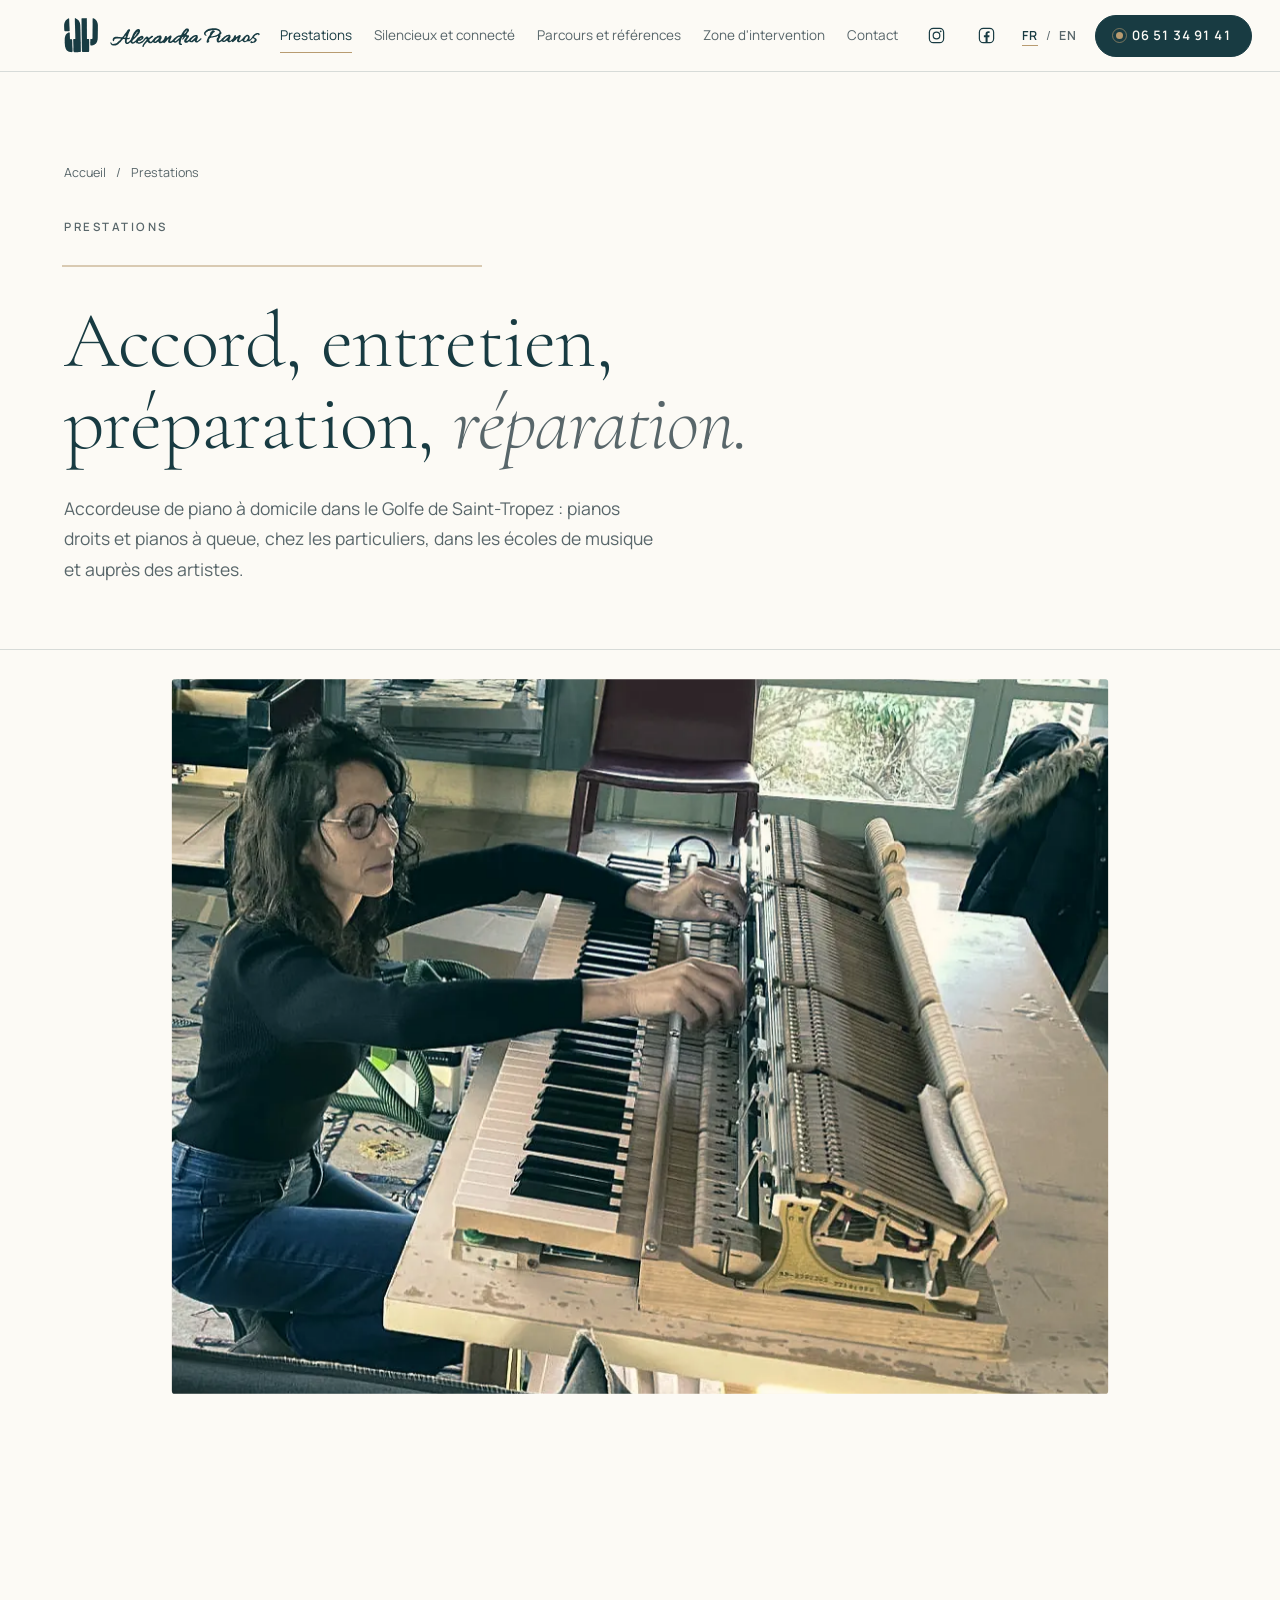
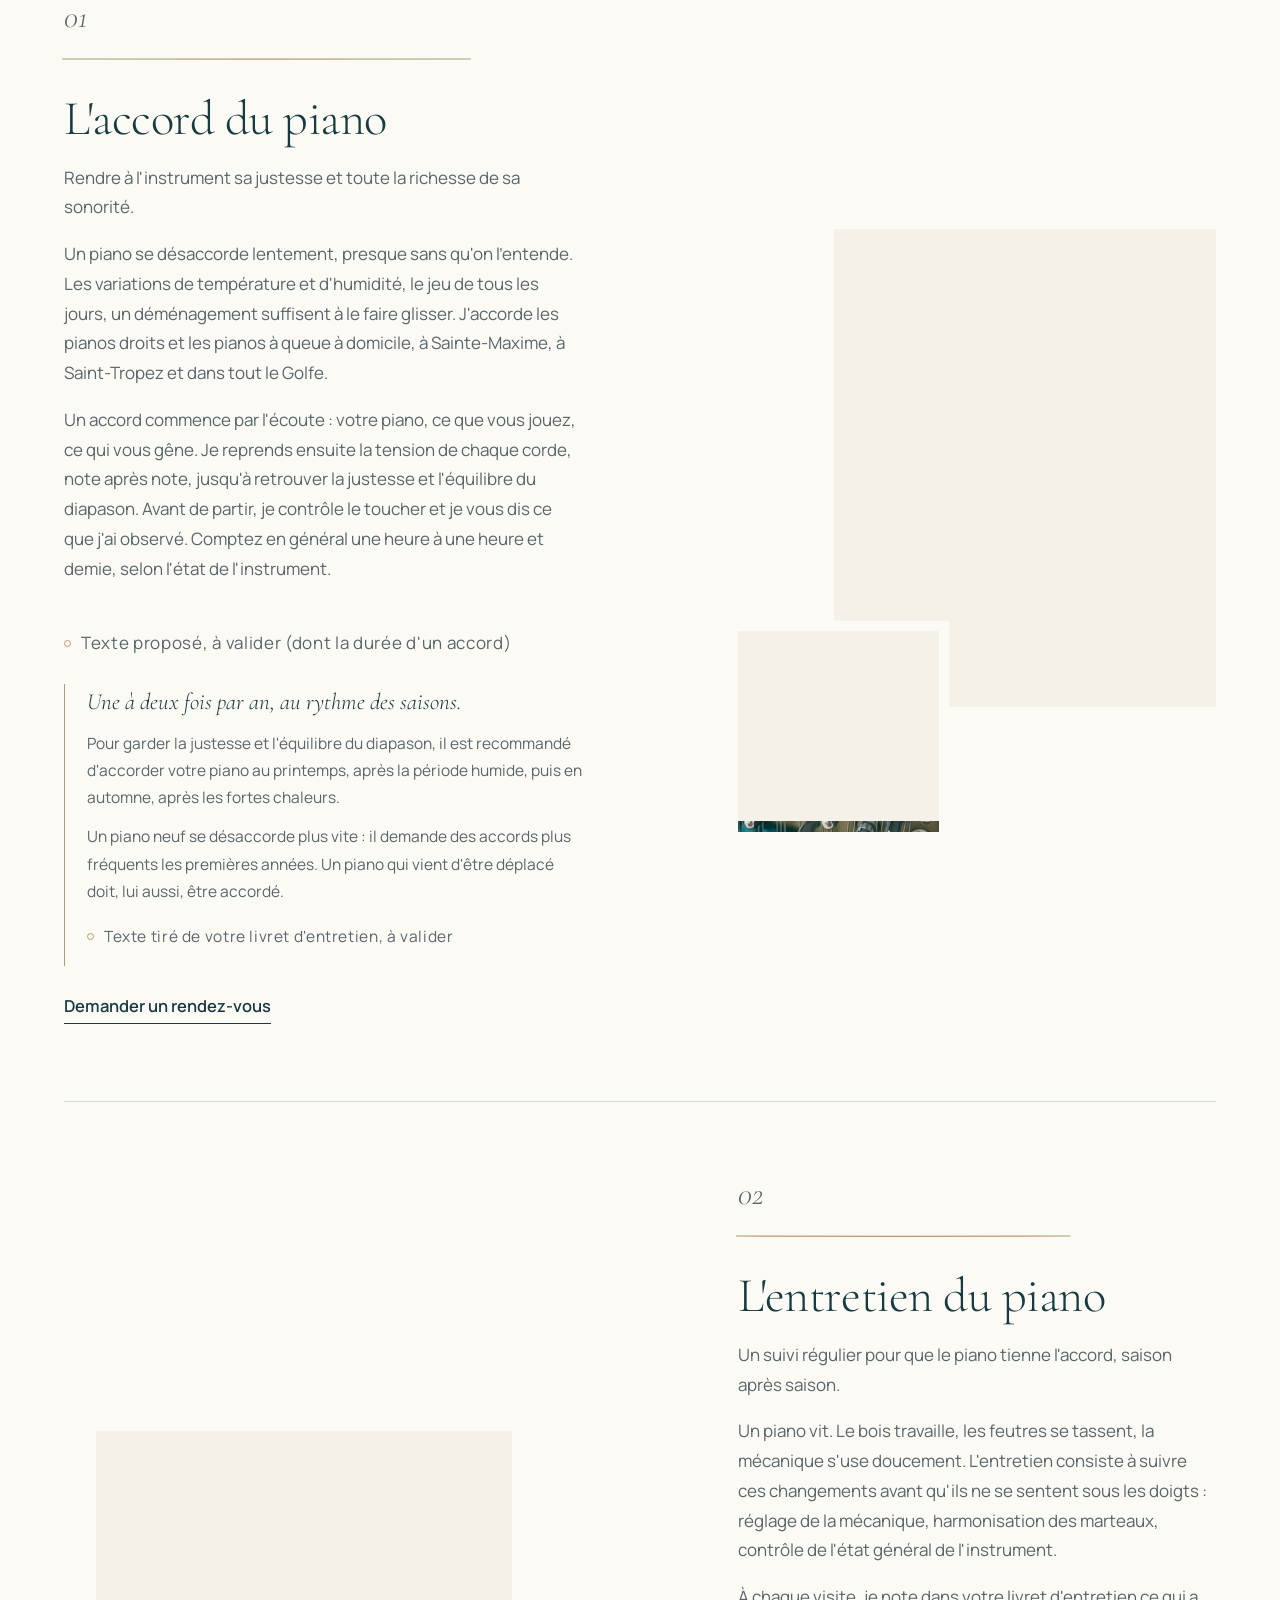
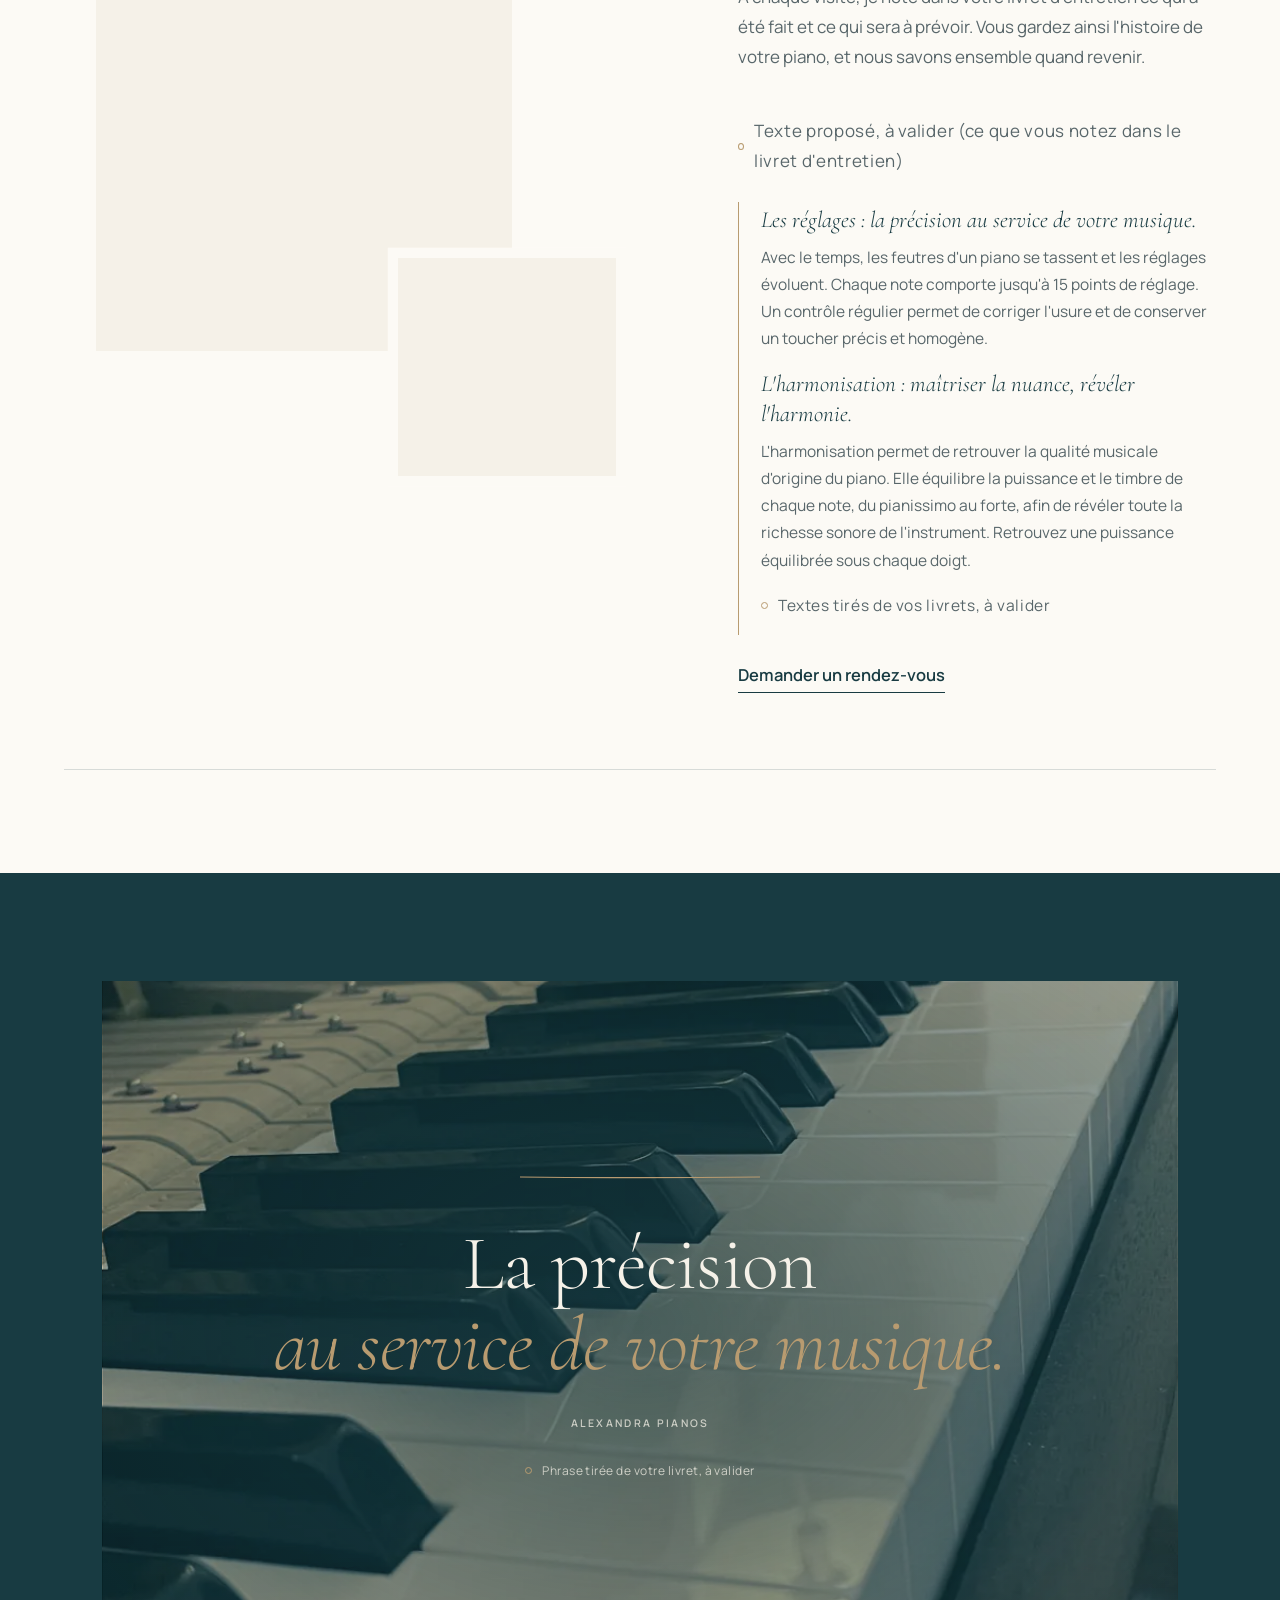
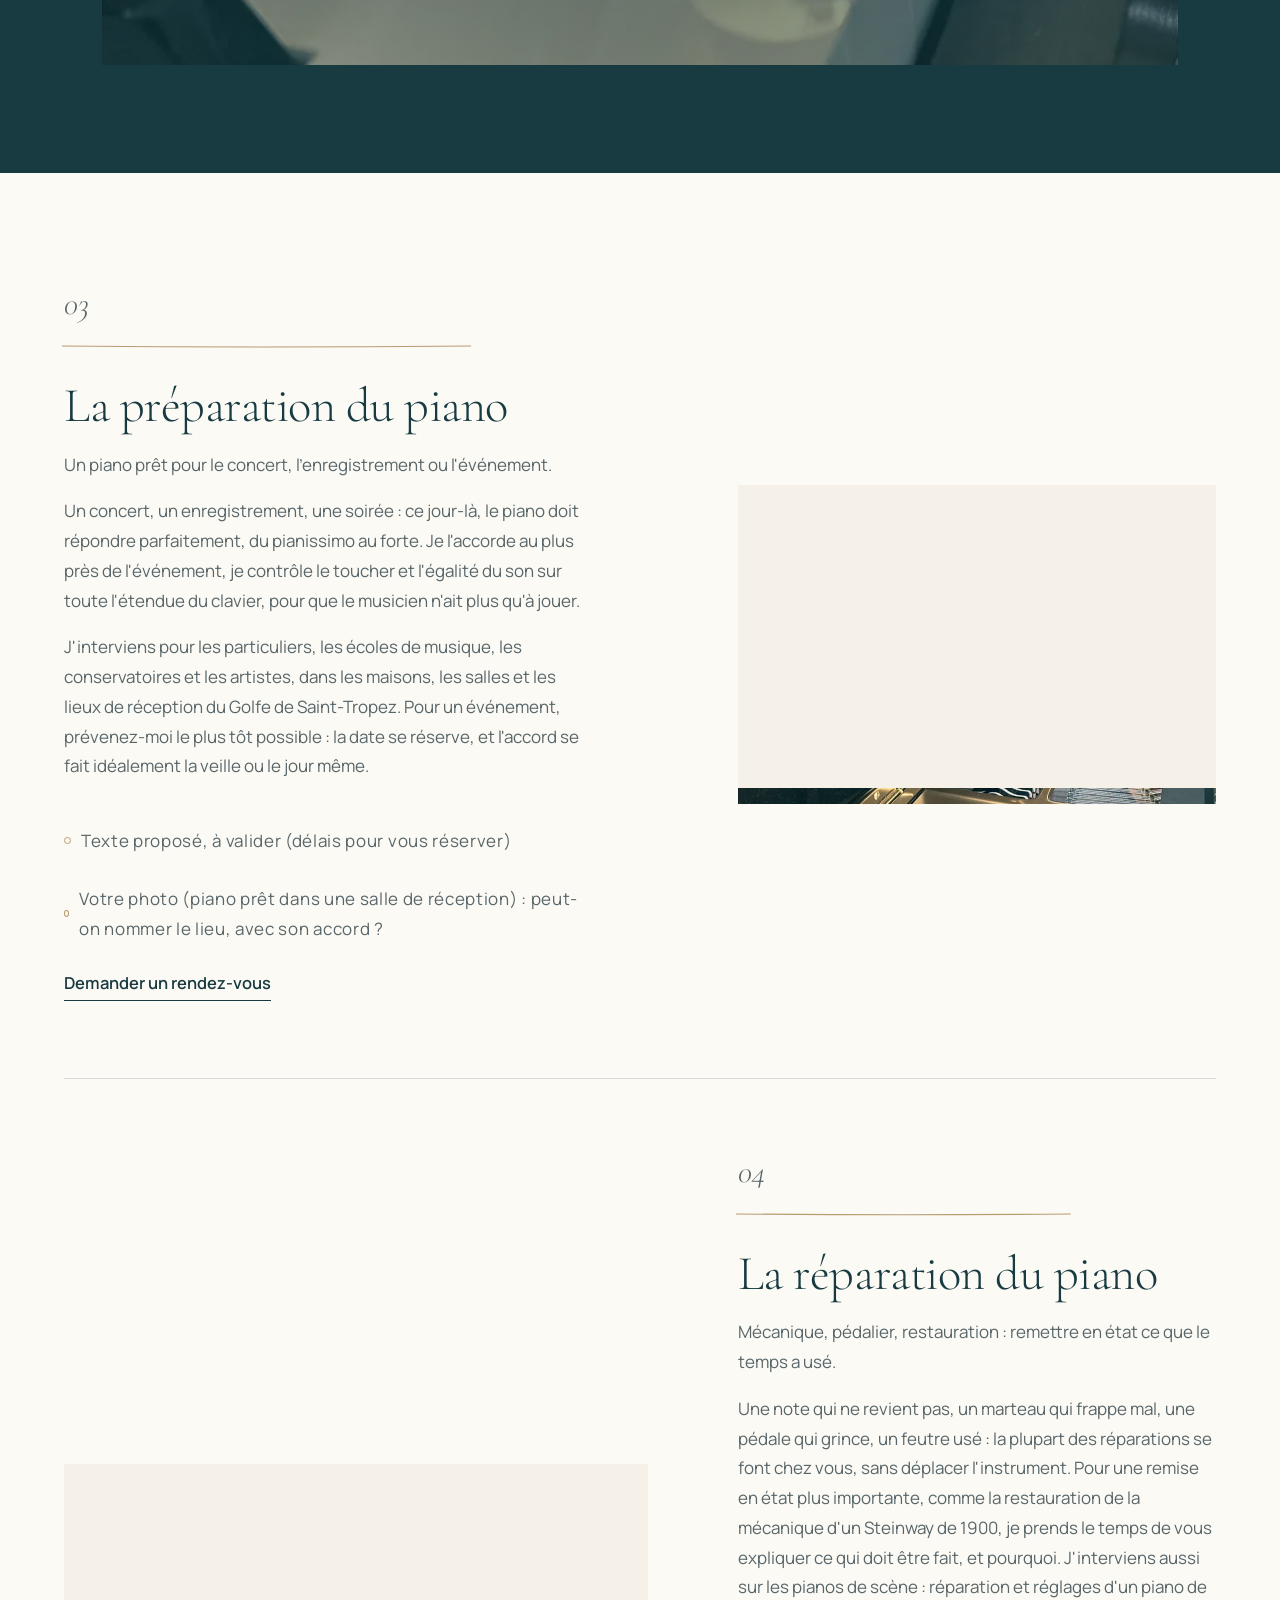
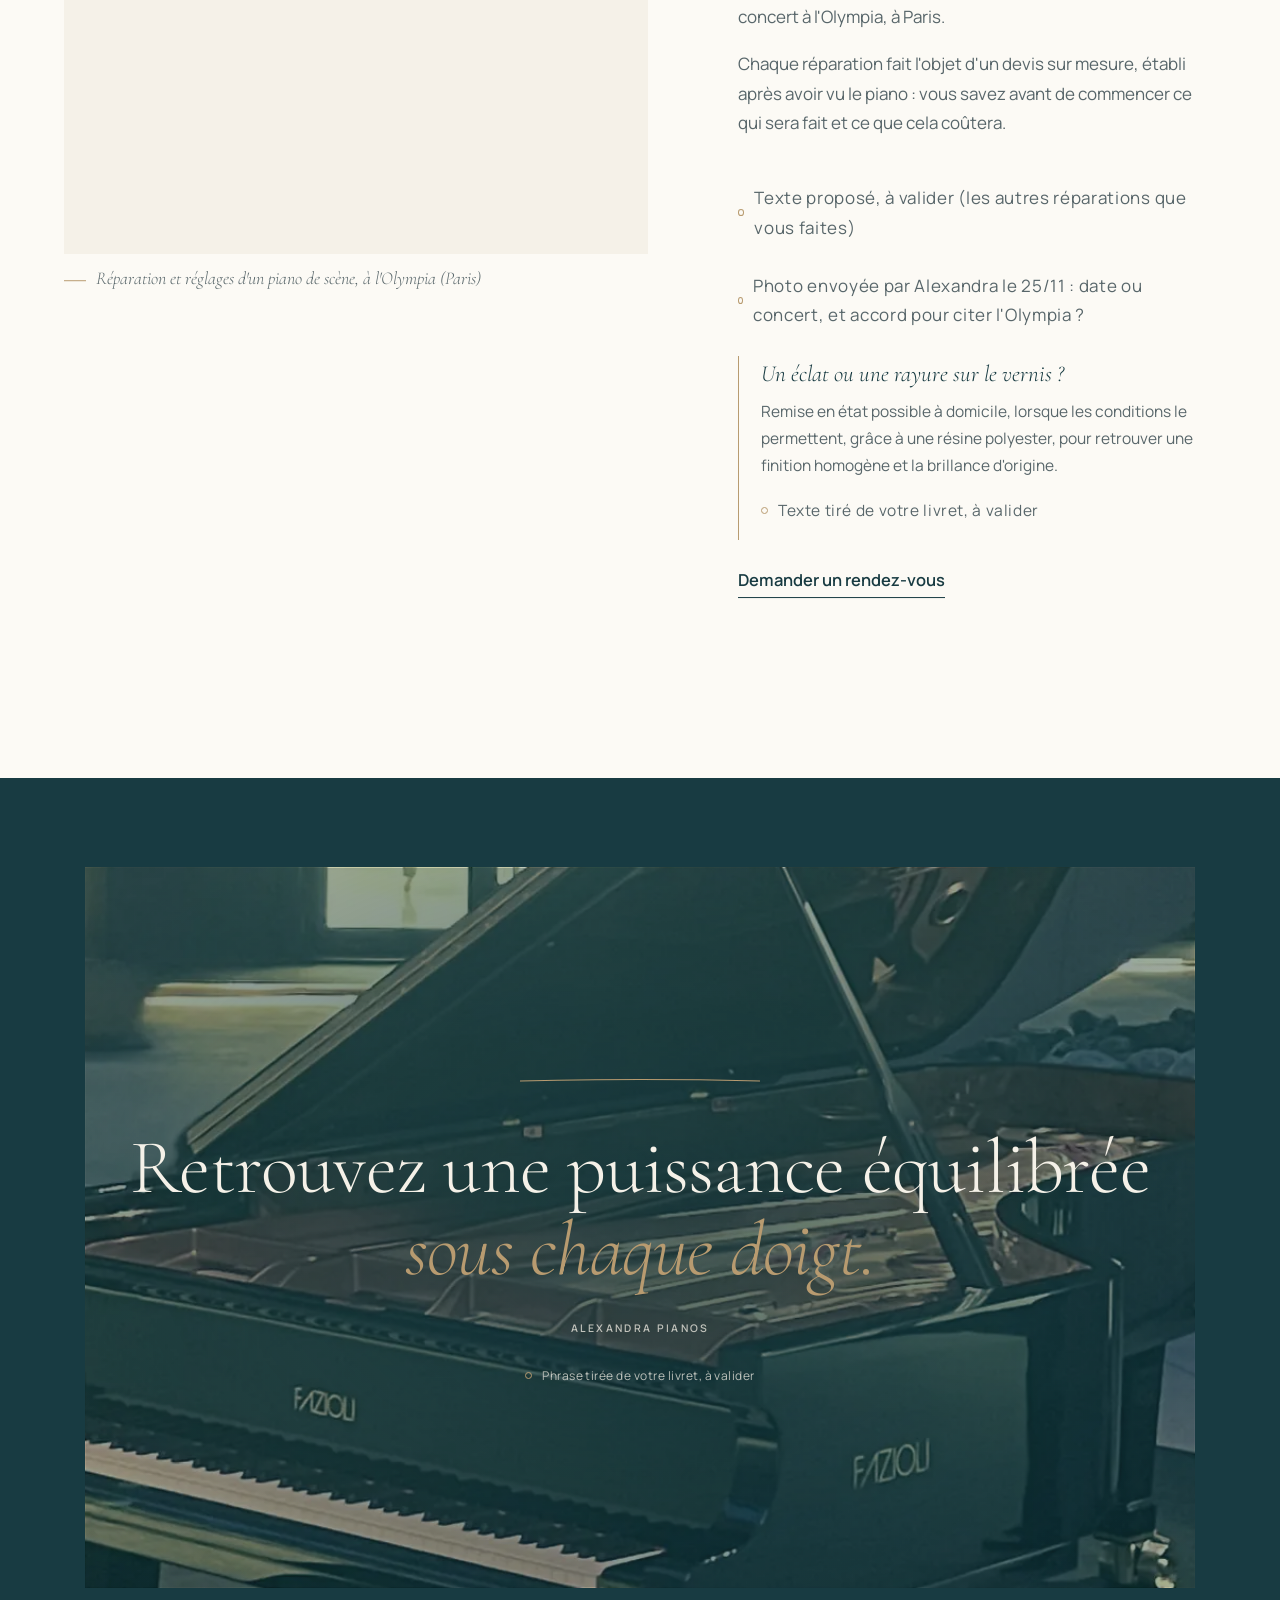
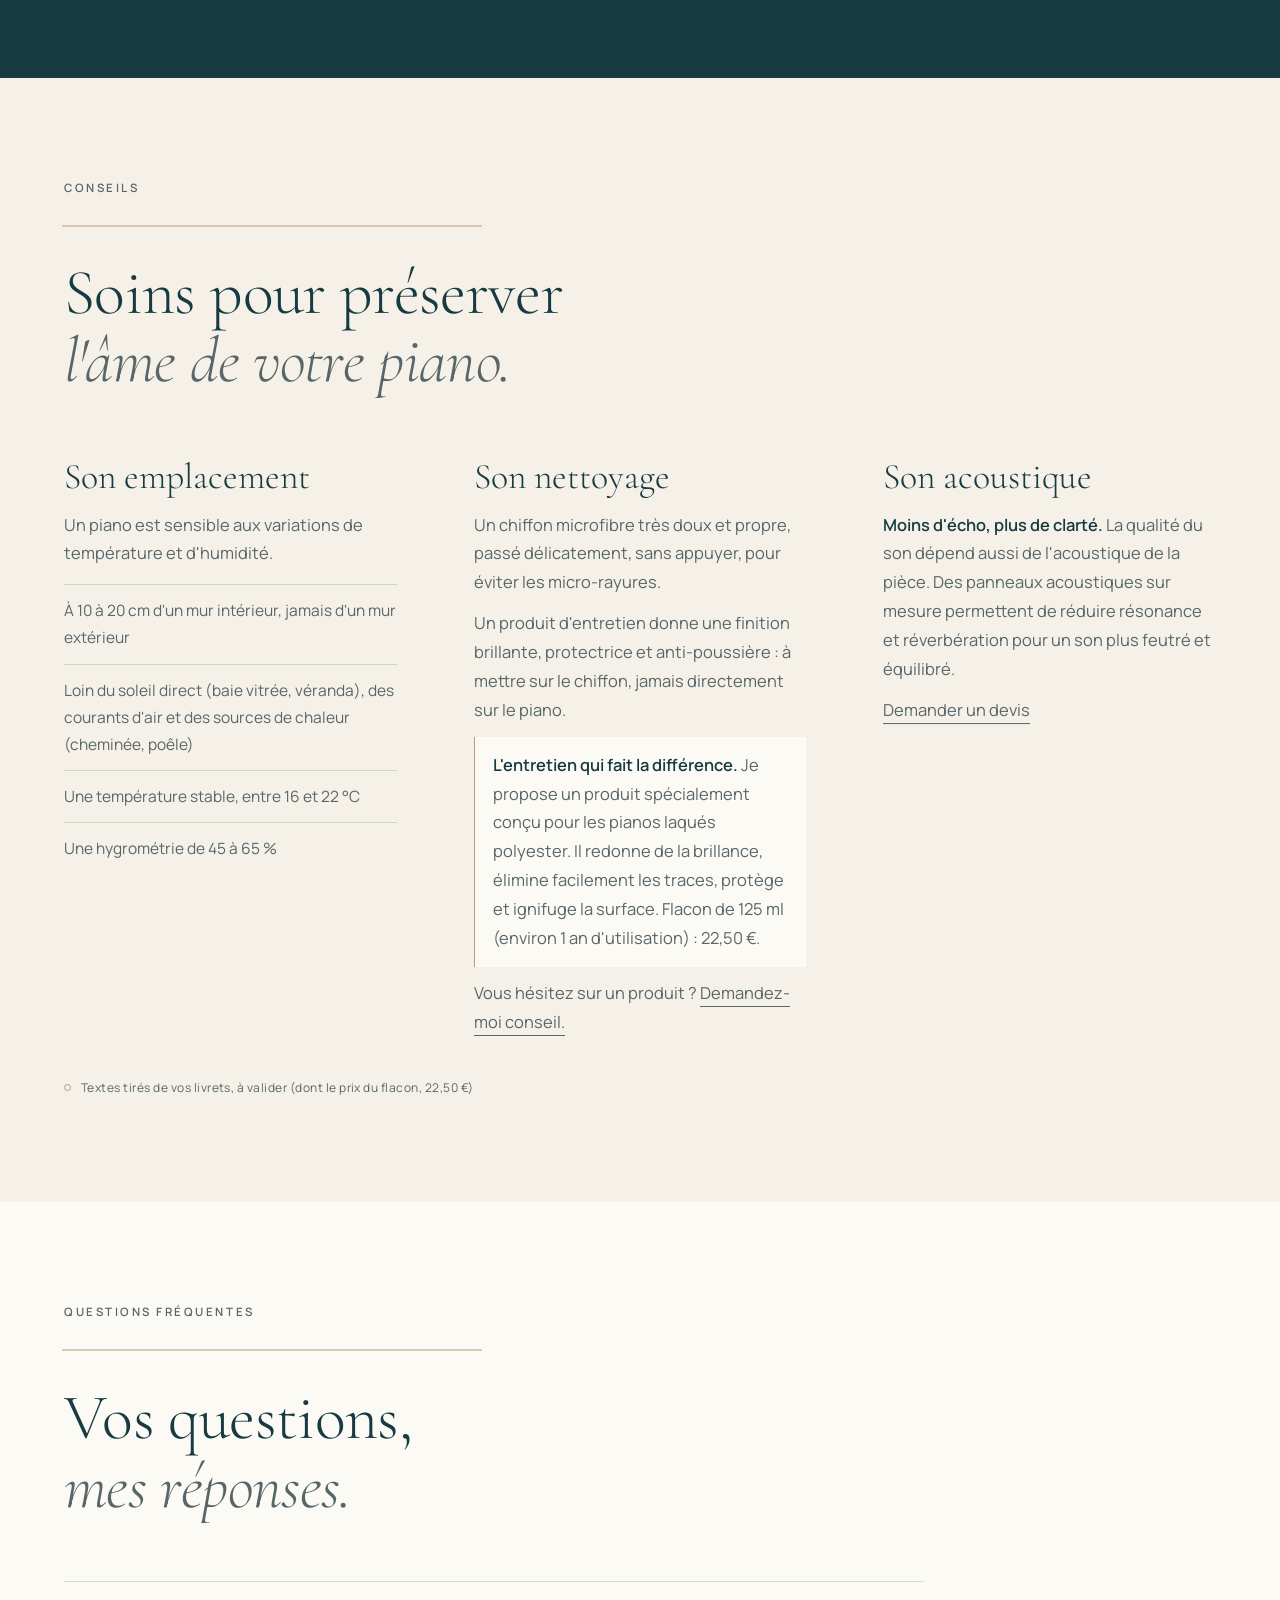
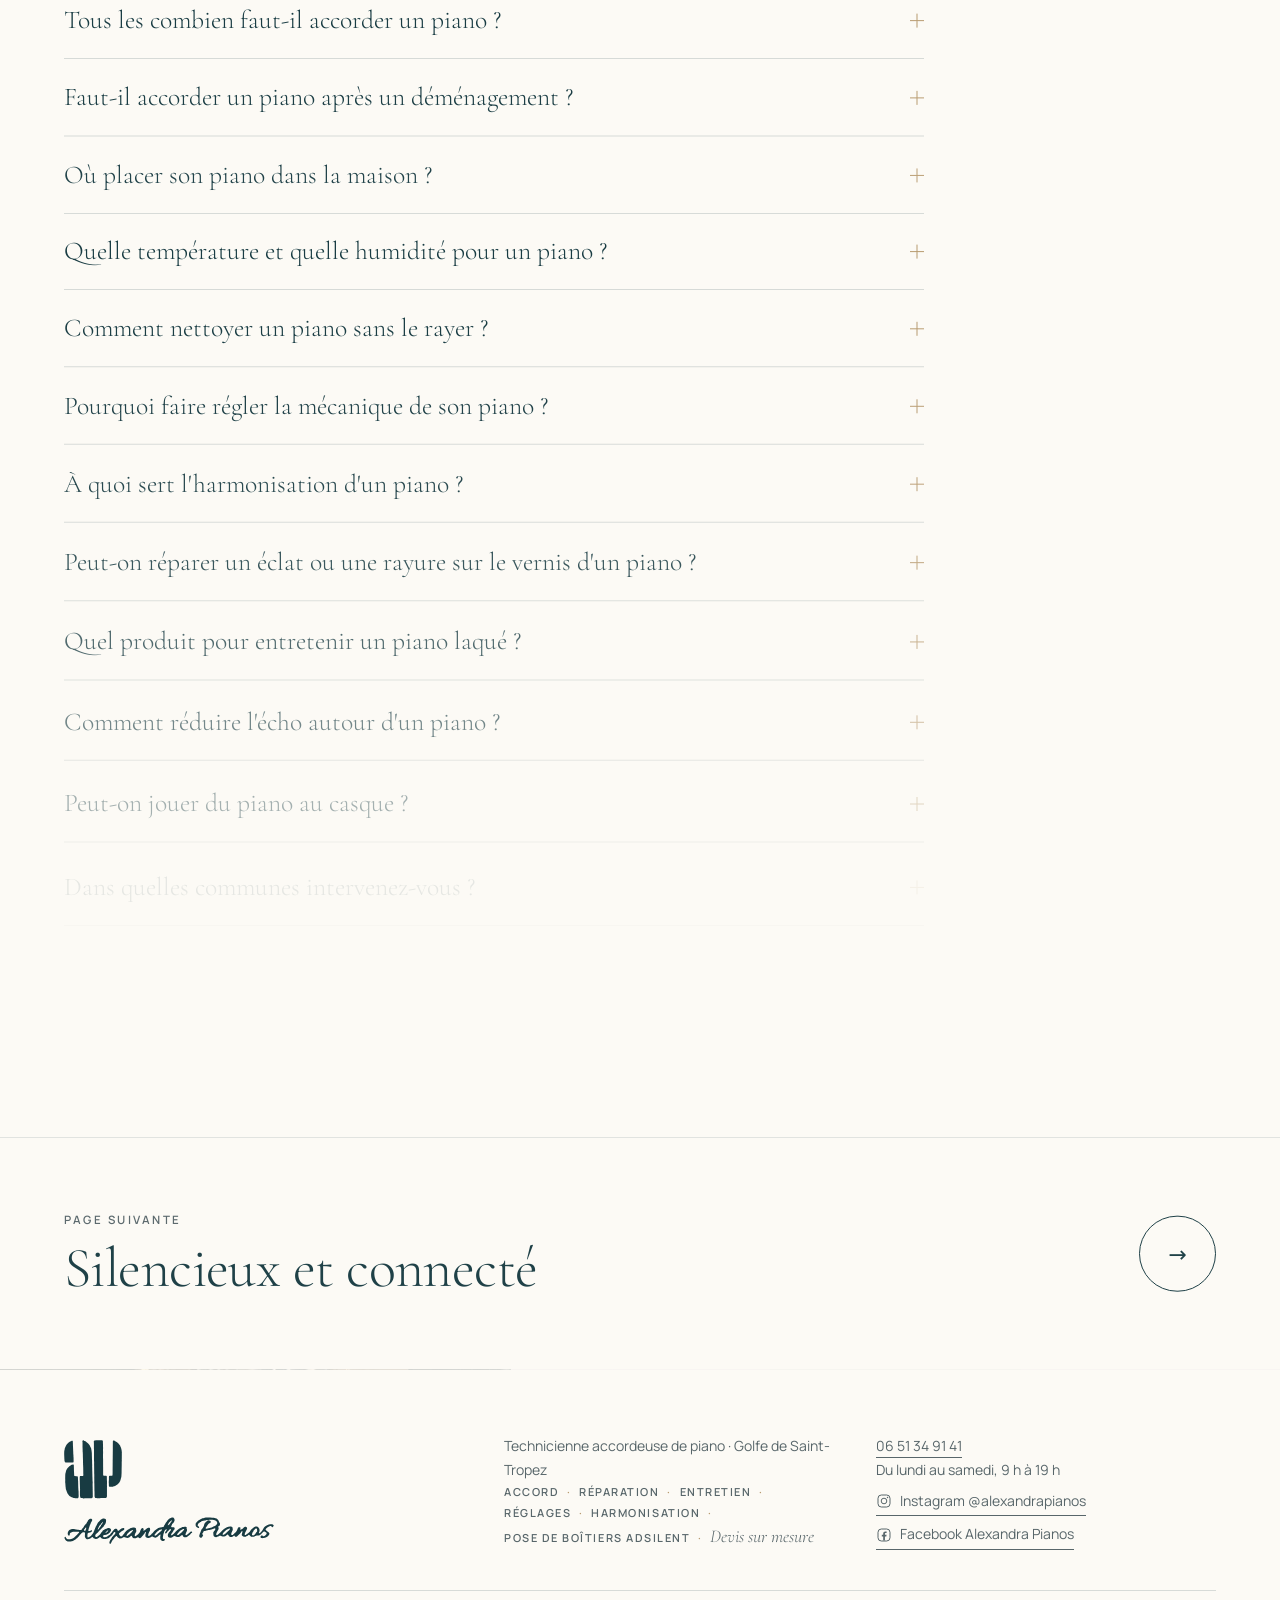
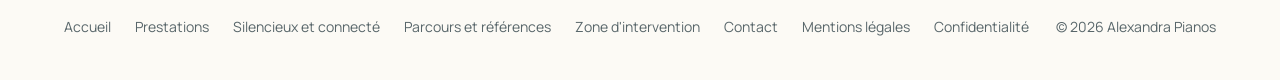
<file: prestations.html>
<!doctype html>
<html lang="fr" class="no-js" data-palette="petrol" data-typo="classique" data-page="prestations">
<head>
<meta charset="utf-8">
<meta name="viewport" content="width=device-width, initial-scale=1">
<meta name="robots" content="noindex, nofollow">
<title>Accord et réparation de piano à domicile · Golfe de Saint-Tropez</title>
<meta name="description" content="Accord de piano à domicile, réglages, harmonisation, réparation, retouche du vernis et préparation de pianos droits et à queue, Golfe de Saint-Tropez.">
<link rel="canonical" href="https://www.alexandrapianos.com/prestations.html">
<meta property="og:type" content="website">
<meta property="og:locale" content="fr_FR">
<meta property="og:site_name" content="Alexandra Pianos">
<meta property="og:title" content="Accord et réparation de piano à domicile · Golfe de Saint-Tropez">
<meta property="og:description" content="Accord de piano à domicile, réglages, harmonisation, réparation, retouche du vernis et préparation de pianos droits et à queue, Golfe de Saint-Tropez.">
<meta property="og:url" content="https://www.alexandrapianos.com/prestations.html">
<meta property="og:image" content="https://www.alexandrapianos.com/assets/img/accord-piano-a-queue.webp">
<meta name="theme-color" content="#183B42">
<link rel="icon" href="favicon.svg" type="image/svg+xml">
<link rel="preload" href="assets/fonts/CormorantGaramond-Light.woff2" as="font" type="font/woff2" crossorigin>
<link rel="preload" href="assets/fonts/manrope-400-normal.woff2" as="font" type="font/woff2" crossorigin>
<link rel="stylesheet" href="assets/css/style.css">
<script src="assets/js/early.js"></script>
<script type="application/ld+json">{"@context":"https://schema.org","@graph":[{"@type":"FAQPage","mainEntity":[{"@type":"Question","name":"Tous les combien faut-il accorder un piano ?","acceptedAnswer":{"@type":"Answer","text":"Une à deux fois par an, au rythme des saisons : au printemps, après la période humide, puis en automne, après les fortes chaleurs. Un piano neuf se désaccorde plus vite et demande des accords plus fréquents les premières années."}},{"@type":"Question","name":"Faut-il accorder un piano après un déménagement ?","acceptedAnswer":{"@type":"Answer","text":"Oui. Un piano qui a été déplacé doit être accordé."}},{"@type":"Question","name":"Où placer son piano dans la maison ?","acceptedAnswer":{"@type":"Answer","text":"À 10 à 20 cm d'un mur intérieur, jamais d'un mur extérieur. Loin du soleil direct (baie vitrée, véranda), des courants d'air et des sources de chaleur comme une cheminée ou un poêle."}},{"@type":"Question","name":"Quelle température et quelle humidité pour un piano ?","acceptedAnswer":{"@type":"Answer","text":"Une température stable, entre 16 et 22 °C, et une hygrométrie de 45 à 65 %."}},{"@type":"Question","name":"Comment nettoyer un piano sans le rayer ?","acceptedAnswer":{"@type":"Answer","text":"Avec un chiffon microfibre très doux et propre, passé délicatement, sans appuyer. Le produit d'entretien se met sur le chiffon, jamais directement sur le piano."}},{"@type":"Question","name":"Pourquoi faire régler la mécanique de son piano ?","acceptedAnswer":{"@type":"Answer","text":"Avec le temps, les feutres d'un piano se tassent et les réglages évoluent. Chaque note comporte jusqu'à 15 points de réglage. Un contrôle régulier permet de corriger l'usure et de conserver un toucher précis et homogène."}},{"@type":"Question","name":"À quoi sert l'harmonisation d'un piano ?","acceptedAnswer":{"@type":"Answer","text":"L'harmonisation permet de retrouver la qualité musicale d'origine du piano. Elle équilibre la puissance et le timbre de chaque note, du pianissimo au forte, afin de révéler toute la richesse sonore de l'instrument. Elle passe notamment par le ponçage des marteaux."}},{"@type":"Question","name":"Peut-on réparer un éclat ou une rayure sur le vernis d'un piano ?","acceptedAnswer":{"@type":"Answer","text":"Oui, la remise en état est possible à domicile, lorsque les conditions le permettent, grâce à une résine polyester, pour retrouver une finition homogène et la brillance d'origine."}},{"@type":"Question","name":"Quel produit pour entretenir un piano laqué ?","acceptedAnswer":{"@type":"Answer","text":"Je propose un produit spécialement conçu pour les pianos laqués polyester : il redonne de la brillance, élimine les traces, protège et ignifuge la surface. Le flacon de 125 ml, environ un an d'utilisation, coûte 22,50 €."}},{"@type":"Question","name":"Comment réduire l'écho autour d'un piano ?","acceptedAnswer":{"@type":"Answer","text":"La qualité du son dépend aussi de l'acoustique de la pièce. Des panneaux acoustiques sur mesure permettent de réduire résonance et réverbération, pour un son plus feutré et équilibré."}},{"@type":"Question","name":"Peut-on jouer du piano au casque ?","acceptedAnswer":{"@type":"Answer","text":"Oui, avec un boîtier AdSilent installé sur votre piano : vous jouez au casque à toute heure, en conservant le toucher et la mécanique d'origine de l'instrument, avec de nombreuses fonctions connectées."}},{"@type":"Question","name":"Dans quelles communes intervenez-vous ?","acceptedAnswer":{"@type":"Answer","text":"À domicile, dans tout le Golfe de Saint-Tropez (Sainte-Maxime, Saint-Tropez, Grimaud, Cogolin, Gassin, Ramatuelle, La Croix-Valmer, Cavalaire-sur-Mer, La Garde-Freinet, Le Plan-de-la-Tour), de la côte des Maures à Hyères (Le Rayol-Canadel-sur-Mer, Le Lavandou, Bormes-les-Mimosas, Hyères et leurs alentours) et dans l'arrière-pays varois (Le Muy, Lorgues, Vidauban, Trans-en-Provence, Le Luc). Ailleurs dans le Var, sur demande."}},{"@type":"Question","name":"Comment obtenir un devis ?","acceptedAnswer":{"@type":"Answer","text":"Chaque devis est établi sur mesure. Appelez le 06 51 34 91 41, du lundi au samedi de 9 h à 19 h, ou décrivez votre piano dans le formulaire de contact."}}]},{"@type":"BreadcrumbList","itemListElement":[{"@type":"ListItem","position":1,"name":"Accueil","item":"https://www.alexandrapianos.com/"},{"@type":"ListItem","position":2,"name":"Prestations","item":"https://www.alexandrapianos.com/prestations.html"}]}]}</script>
</head>
<body>
<a class="aller-au-contenu" href="#contenu">Aller au contenu</a>
<svg class="defs" width="0" height="0" aria-hidden="true" focusable="false"><defs>
<path id="logo-mono" fill-rule="evenodd" d="M 942.9 32.5 C 942.2 33.2, 867.7 34.4, 842 34.1 C 828.2 33.9, 816.8 34.3, 812.5 35 C 808.6 35.6, 799.8 36.5, 792.9 36.9 C 778.4 37.7, 772.6 39.9, 765.2 47.1 C 758.5 53.8, 757.8 59.2, 759.8 88 C 760.6 99, 761 131, 761.1 174.5 C 761.1 212.4, 761.6 246, 762.1 249 C 762.6 252, 763.2 297, 763.6 349 C 764.7 532.6, 764.9 555.6, 765.9 561.5 C 766.4 565.3, 766.4 576.1, 765.8 590.5 C 765.3 603.1, 765.2 625.2, 765.5 639.5 C 766.3 668.9, 766.9 711.3, 767.5 795.3 C 767.7 832.2, 768.3 855.7, 769 860.3 C 769.8 865.1, 770.1 882, 770 910.5 C 769.9 934.1, 769.9 960.9, 770 970 C 770.1 979.1, 770.2 992.4, 770.2 999.5 C 769.9 1053.7, 770.2 1086.4, 771 1091.7 C 771.6 1095.2, 772.2 1131.4, 772.5 1172.7 C 772.9 1244.6, 774.1 1291.8, 775.6 1294.1 C 775.9 1294.7, 776.2 1319.8, 776.2 1349.9 L 776.2 1404.5 779 1418.4 C 780.9 1427.6, 782.7 1433.5, 784.3 1435.9 C 785.6 1437.9, 787.9 1441.4, 789.4 1443.8 C 792.5 1448.8, 796.1 1451.2, 804.9 1454.1 C 811.1 1456.2, 812.7 1456.3, 863.3 1456.1 C 891.8 1456, 915.6 1455.7, 916.1 1455.4 C 916.6 1455.2, 945.7 1454.7, 980.7 1454.4 C 1050.5 1453.9, 1050.9 1453.8, 1062.2 1447.8 C 1077.7 1439.6, 1083.7 1422.5, 1082 1392.1 C 1081.6 1385.8, 1081.6 1379, 1082 1377 C 1082.5 1374.2, 1082.3 1279, 1081.6 1190 C 1081.6 1181.5, 1081.8 1172.5, 1082.1 1170 C 1082.5 1167.5, 1082.4 1155.6, 1081.9 1143.5 C 1081.3 1128.7, 1081.3 1113.5, 1082.1 1097 C 1084.3 1049.3, 1084.3 1043.3, 1081.8 1027.2 C 1079.8 1013.9, 1079.6 1008.6, 1079.4 973 C 1079.3 925, 1078.7 920.4, 1072.6 914.5 C 1065.7 907.8, 1062.4 907.2, 1033.2 907.6 C 1013.1 907.9, 1007.2 907.7, 1004.5 906.6 C 1000.7 905, 991 897.6, 989.6 895.3 C 988.8 893.7, 988.6 878.6, 987.5 711 C 987.2 664.5, 986.8 616.1, 986.7 603.5 C 986.6 590.9, 986.6 570.8, 986.7 559 C 986.8 547.2, 986.6 517.9, 986.3 494 C 985.8 456.4, 985.7 352.3, 986.1 336 C 986.2 333, 985.9 321.3, 985.6 310 C 984.5 276.7, 984.6 251.2, 986 242.7 C 987.3 234.6, 986.9 220.1, 984.9 201 C 984.3 195.8, 983.7 162.3, 983.5 126.5 C 982.9 43.3, 983.1 44.7, 970.5 37.9 C 962.4 33.5, 945.2 30.1, 942.9 32.5 M 488.7 37.4 C 478.9 41.1, 474.8 55.9, 479.4 71.6 C 480.4 74.7, 481 81.6, 481.1 90.5 C 481.3 115.4, 481.4 137.3, 481.3 146.5 C 480.8 183.8, 480.9 201.3, 482 220 C 482.7 231.8, 483.5 258.6, 483.9 279.5 C 484.2 300.4, 484.8 318, 485.2 318.5 C 486.7 320.9, 488.3 345.3, 488.6 372.5 C 489.2 423.2, 489.9 452, 490.9 470.9 C 491.5 481.1, 492 503.8, 492.1 521.5 C 492.1 539.1, 492.7 555.8, 493.2 558.5 C 493.8 561.5, 494.2 579.5, 494.2 603 C 494.1 634.1, 494.4 644, 495.5 649.8 C 496.4 653.8, 496.7 658.7, 496.4 660.8 C 496.1 662.9, 496.3 672.9, 497 683.1 C 498.4 705.6, 498.9 728.4, 499.4 799 C 499.6 829, 500.3 859.8, 500.9 867.5 C 504.2 910.8, 502.7 912.4, 457 912.5 C 424.4 912.7, 417.5 915.2, 413.9 928.2 C 412.3 934, 411.7 1006.3, 413.1 1014.5 C 413.7 1017.8, 414.4 1034.2, 414.6 1051 C 414.8 1067.8, 415.2 1086.7, 415.4 1093 C 415.7 1099.3, 416.1 1113, 416.4 1123.5 C 416.7 1134, 417.6 1159.4, 418.5 1180 C 419.3 1200.6, 419.8 1220.1, 419.4 1223.4 C 419.1 1226.6, 419.4 1233.5, 420.1 1238.7 C 421.2 1247.1, 421.2 1249.5, 419.6 1258.9 C 416.7 1277.2, 417.5 1387.6, 420.7 1397.4 C 421.8 1400.9, 422.1 1404.2, 421.6 1409 C 420.2 1424, 429.6 1444.2, 441.9 1453 C 451.9 1460, 501.7 1465.4, 520.2 1461.4 C 527 1460, 578.1 1458.6, 609.5 1459.1 C 632.5 1459.5, 694.7 1457.3, 702 1455.9 C 712.7 1453.7, 717.6 1451.3, 723 1445.2 C 732.6 1434.4, 734.3 1426.6, 733.5 1395 C 733.2 1384.3, 732.8 1353.7, 732.5 1327 C 732.2 1300.3, 731.5 1276.2, 731 1273.5 C 730.3 1270.1, 730.3 1264.6, 730.9 1257 C 731.6 1249.7, 731.6 1239.2, 731 1228.1 C 730.5 1218.5, 730.3 1210.3, 730.6 1209.9 C 730.9 1209.4, 730.6 1194.5, 730 1176.8 C 728.4 1128.5, 728.4 1101.9, 730.2 1082 C 731.6 1066.8, 731.6 1063, 730.4 1053.5 C 727.6 1030.7, 727 1020.6, 726.5 989.5 C 726.2 971.9, 725.5 951.4, 725 944 C 724.5 936.6, 723.8 909.4, 723.4 883.5 C 722.8 838.2, 722.6 828, 721.4 797.5 C 720.2 765.1, 720.1 759.5, 720.1 738.8 C 720.2 726.8, 719.6 708, 718.9 697 C 717.9 681.3, 717.9 673.3, 718.8 659.8 C 719.7 645.4, 719.7 640.1, 718.4 628.5 C 717.6 620.8, 717 607.1, 717.1 598 C 717.1 588.9, 716.9 576.5, 716.5 570.5 C 716.2 564.5, 716.3 555.9, 716.7 551.4 C 717.3 546.1, 717.1 539.2, 716.3 531.4 C 714.1 509.7, 712.9 484, 711.9 434 C 711.4 406.8, 710.5 373.5, 710.1 360 C 709.3 337.4, 708.9 332.4, 706 315.5 C 705.5 312.2, 705 306.8, 705 303.5 C 705 300.1, 704.3 295, 703.5 292 C 702.7 289, 701.6 282.4, 701 277.5 C 700.5 272.6, 699.4 266.5, 698.5 264 C 697.6 261.5, 696.5 255.2, 696.1 250 C 695.3 240.7, 693.1 233.3, 689.1 226.4 C 688.1 224.7, 686.3 220.7, 685.1 217.4 C 683.9 214.2, 682 210, 680.9 208.1 C 679.8 206.2, 677.4 201, 675.6 196.4 C 673.7 191.9, 671 186.6, 669.6 184.7 C 668.2 182.8, 665.5 178, 663.7 173.9 C 659.6 164.4, 653.2 153.8, 646.8 145.2 C 644 141.5, 640.9 137.3, 640 135.8 C 639.1 134.2, 635.4 129.5, 631.9 125.3 C 613.7 103.4, 599.4 90.9, 574.4 75 C 569.6 72, 564.1 68.2, 562.1 66.7 C 556.7 62.4, 545.5 56, 538.7 53.4 C 535.4 52.1, 532 50.4, 531.1 49.6 C 530.2 48.8, 524.5 45.6, 518.5 42.5 C 506.1 36.1, 496.6 34.4, 488.7 37.4 M 1237.7 40.5 C 1233.6 41.9, 1229.5 45.2, 1227.7 48.5 C 1226.7 50.4, 1226.4 75.9, 1225.5 257 C 1225.3 292.5, 1224.9 336.1, 1224.5 354 C 1224.1 371.9, 1223.7 415.5, 1223.5 451 C 1223.3 486.5, 1222.7 518.1, 1222.2 521.2 C 1221.8 524.3, 1221.7 535.5, 1222 546.2 C 1222.7 565.9, 1222.4 611.3, 1221.4 659.5 C 1221 674.4, 1220.7 732.6, 1220.6 789 C 1220.5 901.3, 1220.9 893.5, 1214.1 898.9 C 1206.9 904.7, 1206 904.8, 1175.2 904.9 C 1143.1 905.1, 1142.9 905.1, 1136.2 912.4 C 1130 919.2, 1130.1 917.9, 1130 969.2 C 1129.9 1012.1, 1129.7 1017.3, 1127.9 1024.8 C 1125.7 1034.5, 1125.1 1083.6, 1127.1 1092 C 1128.5 1097.8, 1129.4 1120.4, 1129.1 1144.3 C 1128.9 1165.6, 1129.5 1168.1, 1135.8 1172.2 C 1142.7 1176.8, 1148 1178.3, 1156 1178.1 C 1195.1 1177.3, 1231.7 1173.2, 1240.8 1168.6 C 1242.3 1167.9, 1247.2 1166.5, 1251.6 1165.6 C 1259 1164.1, 1266.9 1161.1, 1286.2 1152.1 C 1289.9 1150.4, 1296.6 1146.6, 1301.2 1143.6 C 1305.8 1140.7, 1312.7 1136.7, 1316.5 1134.7 C 1320.3 1132.8, 1325.1 1129.5, 1327 1127.5 C 1328.9 1125.4, 1333 1121.9, 1336 1119.7 C 1346 1112.3, 1371 1087.8, 1375.5 1081 C 1377.8 1077.4, 1382 1072.2, 1384.7 1069.4 C 1388.1 1065.9, 1390.6 1062, 1392.4 1057.4 C 1394 1053.6, 1396.7 1048.4, 1398.5 1045.8 C 1403.4 1039, 1405.3 1034.9, 1410 1020.5 C 1412.3 1013.4, 1415.3 1004.4, 1416.6 1000.7 C 1417.9 996.9, 1419 993, 1419 991.8 C 1419 990.7, 1420.3 985.8, 1422 981.1 C 1423.6 976.3, 1425.6 968.8, 1426.5 964.4 C 1427.3 960.1, 1429.3 952, 1430.9 946.5 C 1434.5 934, 1437 919.5, 1437 911 C 1437 907.4, 1437.4 901.8, 1437.9 898.5 C 1439.8 887.7, 1441.8 836.1, 1441.5 808.5 C 1441.4 793.6, 1441.7 768.7, 1442.1 753 C 1443.2 715.8, 1443.9 674.4, 1444.3 611 C 1444.6 577.7, 1445.1 556.5, 1445.9 550.9 C 1446.7 545.3, 1446.9 537, 1446.6 527.4 C 1445.7 505.5, 1445.7 503.2, 1446.4 471.5 C 1447.2 438, 1447.2 366.1, 1446.3 361.2 C 1446 359.4, 1446.3 351.4, 1447 343.5 C 1448.2 330.9, 1448.1 328.1, 1446.7 320.3 C 1445.8 315.5, 1444.6 306.3, 1444.1 300 C 1442.4 280.7, 1439.3 262.6, 1436.4 255.3 C 1434.8 251.3, 1433.4 245.6, 1433.1 241.4 C 1432.7 237.4, 1431.8 233.3, 1430.8 231.8 C 1429.9 230.4, 1428.4 226.6, 1427.4 223.4 C 1425.7 217.5, 1423.3 211.6, 1415.4 193.9 C 1413 188.6, 1410.3 181.3, 1409.4 177.6 C 1408.3 173.3, 1405.9 168, 1402.4 162.5 C 1399.4 157.9, 1397 153.8, 1397 153.5 C 1397 152, 1390.2 143.2, 1383.4 136 C 1379.3 131.6, 1376 127.6, 1376 127 C 1376 125.8, 1339.3 88.9, 1332 82.9 C 1323.3 75.7, 1315.7 71, 1297.5 61.5 C 1288.2 56.6, 1278.5 51.4, 1276.1 49.8 C 1262.8 41.4, 1246.2 37.4, 1237.7 40.5 M 219.7 43 C 218.1 43.5, 216.3 44.3, 215.7 44.8 C 215 45.2, 210.9 47.2, 206.5 49 C 202.1 50.8, 195.5 54.3, 191.8 56.7 C 188.2 59.1, 180.9 63, 175.8 65.4 C 169.3 68.4, 163.5 72.1, 157.3 77.3 C 152.4 81.4, 145.6 86, 142.4 87.5 C 134.4 91.1, 97.8 128.1, 92.8 137.5 C 91.1 140.8, 88.7 144.8, 87.4 146.5 C 86.2 148.2, 83.5 152.9, 81.5 157 C 79.4 161.1, 76 167.1, 73.8 170.3 C 71.6 173.5, 69 178.5, 68.1 181.3 C 67.1 184.2, 64.7 189, 62.8 192 C 58 199.6, 50.3 216.8, 48.6 223.7 C 47.8 226.9, 46.2 232.1, 45.1 235.2 C 43.7 238.9, 43 243.4, 43 247.8 C 43 251.5, 42.4 256.8, 41.6 259.5 C 40.2 264.9, 37 276.8, 33.9 289.2 C 30.7 301.9, 29.7 382, 32.1 427 C 32.8 439.4, 33.5 458.1, 33.6 468.5 C 33.7 479.3, 34.3 489.7, 35 492.5 C 35.7 495.3, 36.3 505.6, 36.5 515.5 C 36.8 535.8, 40.3 553.3, 45.7 561.4 C 50.7 569.1, 60.2 577.8, 64 578.3 C 65.9 578.6, 70.9 579.4, 75 580.1 C 81.1 581.1, 125.5 582.4, 148 582.2 C 257.4 581.2, 251.4 581.5, 257.1 575.3 C 262.2 569.9, 262.2 569.6, 262.2 538.1 C 262.1 486.8, 261 450.2, 259.3 443.5 C 258.1 438.9, 258 434.5, 258.5 424.5 C 259 414.5, 258.8 409.8, 257.6 404.2 C 256.6 399.9, 256 391.9, 256 384.7 C 256 378, 255.3 368.7, 254.4 364 C 253.6 359.2, 253.2 353.3, 253.5 350.5 C 253.8 347.8, 253.4 330.2, 252.5 311.5 C 251.6 292.8, 250.7 269.2, 250.5 259 C 250.2 248.8, 249.7 237.1, 249.3 233 C 248.9 228.9, 248.6 219.9, 248.5 213 C 248.4 206.1, 247.8 193.1, 247 184 C 246.3 174.9, 245.6 158.5, 245.5 147.5 C 245.4 136.5, 244.8 115.3, 244.1 100.5 C 243.4 85.7, 242.7 69, 242.6 63.5 C 242.2 51.8, 240.5 46.9, 236.2 44.6 C 232.4 42.7, 223.4 41.8, 219.7 43 M 239.1 631.5 C 235.6 632.3, 230.6 633.6, 228 634.5 C 225.4 635.3, 219.8 636.5, 215.4 637 C 211.1 637.5, 206.3 638.3, 204.9 638.8 C 198.4 641.3, 157 670.8, 157 672.9 C 157 673.4, 152.4 677.4, 146.8 681.7 C 132 693.1, 119.9 705, 115.9 712.2 C 114 715.5, 109.7 721.4, 106.3 725.1 C 102.8 728.9, 100 732.4, 100 733.1 C 100 734.5, 91.2 752.1, 87.8 757.5 C 86.4 759.7, 84.3 764.2, 83.1 767.5 C 81.9 770.8, 79.8 775.8, 78.5 778.5 C 77.2 781.3, 75.6 787.1, 75 791.5 C 73.1 804.5, 70.3 816.4, 67.7 822.6 C 66.3 825.9, 64.9 830.3, 64.5 832.5 C 64.2 834.7, 63 840.8, 62 846 C 58.3 865, 56.6 880.8, 56.3 899.5 C 55.2 950.6, 55.2 988.4, 56.2 998.5 C 57 1007.2, 56.9 1015.5, 55.6 1038.1 C 53.9 1066.3, 53.9 1066.7, 55.8 1072.6 C 57.1 1076.3, 58.1 1082.6, 58.4 1089.5 C 59.1 1101.2, 61.5 1133.6, 62.9 1148.5 C 63.4 1153.5, 63.5 1160.2, 63.3 1163.5 C 63 1167.6, 63.7 1173.4, 65.6 1182 C 67.5 1190.7, 68.5 1199.3, 69 1210.5 C 69.8 1227.7, 72.2 1237, 80.9 1256.7 C 82.6 1260.6, 84 1264.9, 84 1266.2 C 84 1267.5, 86.3 1273.5, 89.1 1279.5 C 91.9 1285.5, 94.5 1293, 95 1296 C 95.4 1299.2, 98 1306.3, 101 1312.5 C 103.8 1318.5, 106.9 1327, 108 1331.3 C 110 1340, 114 1346.7, 122.6 1356 C 125.4 1359, 129.4 1364.2, 131.5 1367.5 C 133.5 1370.8, 137.8 1376.2, 140.9 1379.5 C 144.1 1382.8, 148 1387.1, 149.6 1389.1 C 154.4 1395.1, 164.1 1402.5, 181.3 1413.3 C 190.2 1419, 199.7 1425.3, 202.3 1427.3 C 205 1429.3, 207.6 1431, 208.1 1431 C 208.6 1431, 212.1 1432.4, 215.8 1434.1 C 219.5 1435.9, 225.2 1438.1, 228.5 1439.1 C 231.8 1440.1, 240.9 1443.4, 248.7 1446.4 C 256.5 1449.5, 264.5 1452, 266.4 1452 C 268.3 1452, 273.5 1453.1, 278 1454.6 C 301.1 1461.9, 348.1 1463, 367 1456.7 C 374.4 1454.2, 380.5 1446.8, 383.6 1436.5 C 386 1428.3, 387.2 1397, 385.9 1375.3 C 385.2 1364.9, 384.6 1338.6, 384.4 1316.7 C 384.2 1284.5, 383.9 1276.1, 382.6 1272.2 C 379.9 1263.7, 379 1255.8, 379 1239.8 C 379 1231, 378.4 1215.5, 377.6 1205.2 C 376.3 1188.4, 375.8 1171.3, 374.2 1091.5 C 374 1078.8, 373.9 1062.5, 374 1055.1 C 374.1 1046.8, 373.5 1038.2, 372.6 1032.6 C 370.7 1021.4, 368.9 986.5, 369.7 975 C 370.3 964.8, 367.5 932.2, 365.6 927.6 C 363.9 923.5, 359.1 919.8, 352.5 917.4 C 348.1 915.8, 344.1 915.5, 318.5 915.5 C 286 915.5, 285.6 915.4, 280.5 908 C 276.4 901.9, 275.8 899, 275.4 882.5 C 275.1 873.7, 274.5 856.7, 274 844.8 C 273.4 832.9, 273 818.3, 273 812.3 C 273 806.4, 272.6 798.8, 272.1 795.5 C 271.5 792.2, 270.4 756.6, 269.5 716.5 C 267.9 644.8, 267.8 643.4, 265.7 639.1 C 261.5 630.8, 253.4 628.5, 239.1 631.5"/>
<path id="logo-signature" fill-rule="evenodd" d="M 1907.5 110.6 C 1902.5 111.3, 1893.3 113.3, 1887 114.9 C 1880.7 116.6, 1874.5 118, 1873.2 118 C 1869.5 118, 1854.6 124.6, 1844.2 130.9 C 1838.9 134.1, 1832 137.9, 1828.9 139.4 C 1825.8 140.8, 1821.4 144, 1819.1 146.5 C 1816.9 148.9, 1812.6 152.7, 1809.6 154.9 C 1806.7 157.1, 1802.9 161.1, 1801.2 163.9 C 1799.5 166.6, 1796.5 170.3, 1794.4 172.2 C 1786.6 179.3, 1783.9 189.1, 1785.9 203.3 C 1787.2 212.3, 1788.1 214.3, 1794.7 222.5 C 1801.5 230.8, 1811 237, 1817.2 237 C 1822.2 237, 1827.3 233.8, 1828.5 229.9 C 1829.5 226.9, 1824.9 220.6, 1819.6 217.5 C 1813 213.7, 1809.2 205.7, 1811 199.7 C 1813.5 191.4, 1819.5 182.6, 1826 177.9 C 1829.4 175.5, 1833.8 172.2, 1835.8 170.7 C 1837.8 169.1, 1841.3 166.9, 1843.5 165.8 C 1845.7 164.6, 1849.1 162.5, 1851 161 C 1857.4 156, 1869.3 152.5, 1898 147.4 C 1903.2 146.5, 1909.8 144.9, 1912.5 143.9 C 1922.3 140.4, 1925.6 139.9, 1930.4 141.1 C 1934.2 142, 1935.7 141.9, 1940.7 140.2 C 1957 134.5, 1980.2 134.5, 2007.5 140.3 C 2021.1 143.2, 2032.2 149.1, 2041.1 158.3 C 2046.4 163.7, 2048.1 167.8, 2048.3 175.4 C 2048.4 180.9, 2048.1 182.1, 2044.5 187.8 C 2037.9 198.6, 2022.1 212.1, 2009.5 217.7 C 2005.7 219.5, 1998 223, 1992.5 225.5 C 1978.7 231.9, 1955 239.6, 1946.5 240.5 C 1942.7 240.9, 1935.5 242.5, 1930.6 244.1 C 1908.5 251.3, 1899.8 244.4, 1912.3 229.6 C 1914.7 226.8, 1919.7 220, 1923.3 214.5 C 1939.5 190.2, 1943.4 185.7, 1953 180.5 C 1965.3 173.7, 1968.3 170.5, 1968.8 163.2 C 1969.1 159, 1968.8 156.5, 1967.9 155.4 C 1965.9 153, 1957.6 149.1, 1951.8 147.9 C 1948.9 147.3, 1944.1 146, 1941.1 144.9 C 1935.1 142.7, 1932.7 143.4, 1929.4 148.6 C 1928.4 150, 1924.9 153, 1921.6 155.2 C 1918.2 157.4, 1913.4 161.3, 1910.9 163.9 C 1908.4 166.4, 1904.2 170.2, 1901.7 172.3 C 1893.6 178.9, 1888.5 190.2, 1887.4 204.2 C 1886.8 210.9, 1886.2 213, 1883.5 216.9 C 1881.8 219.4, 1879.6 223.5, 1878.6 226 C 1875.3 234.3, 1871 240.8, 1864.4 247.1 C 1857.1 254.2, 1854.6 258.8, 1849.8 274 C 1848.2 279.2, 1845 286.8, 1842.8 290.9 C 1839.3 297.3, 1836.6 305.3, 1830.4 327 C 1826.1 341.8, 1833 353.7, 1846.4 354.8 C 1855.7 355.6, 1864.2 349.7, 1869.1 339.4 C 1870.8 335.9, 1872.5 333, 1873 333 C 1873.4 333, 1874.5 331.4, 1875.5 329.4 C 1877.7 324.8, 1876.5 321.7, 1870.4 316 C 1868 313.8, 1866 311.1, 1866 310.2 C 1866 305.3, 1868.6 300.1, 1873.5 295 C 1878.8 289.4, 1879.4 288.3, 1880.4 281.9 C 1881.3 276.5, 1883.7 275, 1893.7 273.5 C 1898.5 272.7, 1904.8 271.2, 1907.6 270.1 C 1910.4 269, 1916.2 267.7, 1920.6 267.1 C 1924.9 266.5, 1931 265.3, 1934 264.5 C 1937 263.7, 1941.5 263, 1943.9 263 C 1948 263, 1977.4 256.5, 1986.5 253.5 C 1988.7 252.8, 1995.9 249.7, 2002.5 246.6 C 2009.1 243.5, 2015.9 241, 2017.6 241 C 2027.5 241, 2027.1 257.4, 2017 266.3 C 2007.6 274.5, 1999.7 287.6, 1999.6 295 C 1999.6 299.2, 2002.5 326.8, 2003.6 331.7 C 2005 338.4, 2020.8 348.3, 2032.1 349.6 C 2037.5 350.2, 2038.4 350, 2048.8 345.1 C 2054.9 342.3, 2060.2 340, 2060.7 340 C 2061.2 340, 2063.2 338.8, 2065.3 337.4 C 2067.4 336, 2072.3 333.7, 2076.2 332.4 C 2084.1 329.6, 2090.4 330.2, 2095.4 334.1 C 2099.5 337.3, 2105.1 339.3, 2112 340.1 C 2115.6 340.5, 2120.6 341.2, 2123.2 341.5 C 2131.9 342.8, 2148.9 336.2, 2156.9 328.3 C 2159.3 325.9, 2161.6 324, 2162.1 324 C 2162.5 324, 2165.2 322, 2168 319.5 C 2176 312.4, 2178.1 313.3, 2184.3 326.3 C 2188.2 334.6, 2189.3 336.1, 2195.6 341 C 2202.5 346.5, 2202.5 346.5, 2214 346.5 C 2228.9 346.5, 2235.8 343.6, 2245.2 333.5 C 2252.1 326.2, 2254.1 325.5, 2256.1 330.2 C 2257.8 334.3, 2263.5 340.7, 2267.1 342.6 C 2268.7 343.4, 2272.5 344, 2275.8 344 C 2284 344, 2286.7 342, 2312 316.9 C 2329.9 299, 2334.1 294.4, 2337 288.8 C 2340.8 281.3, 2346.9 274, 2349.3 274 C 2351.9 274, 2354 276.9, 2354 280.5 C 2354 284.5, 2350.8 298.4, 2348 306.2 C 2343 320.5, 2344.3 326.3, 2354.5 335.8 C 2362.1 342.9, 2366.8 344.5, 2379.6 344.4 C 2388.3 344.3, 2389.2 344.1, 2398.7 339.7 C 2404.1 337.1, 2409.2 335, 2410 335 C 2410.7 335, 2413.6 332.9, 2416.5 330.3 C 2426.2 321.3, 2430.1 318, 2430.9 318 C 2434.8 318, 2438.6 321.1, 2446.1 330.2 C 2456.3 342.7, 2458.7 343.9, 2473.8 344.7 C 2487.7 345.4, 2497.4 343.4, 2504.6 338.5 C 2507.4 336.6, 2510 335, 2510.4 335 C 2510.9 335, 2514.7 333.4, 2519 331.5 C 2526.7 328, 2526.7 328, 2542.1 328.3 C 2558.8 328.5, 2561.6 327.8, 2565.7 322.7 C 2566.7 321.3, 2570.5 318.5, 2574 316.4 C 2578.2 313.9, 2581.9 310.5, 2584.8 306.8 C 2587.1 303.6, 2590.5 300.3, 2592.1 299.3 C 2593.8 298.3, 2596.5 295, 2598.2 291.8 C 2604.1 280.7, 2615.7 276.7, 2627.2 281.7 C 2650.2 291.9, 2653.5 306.8, 2636.6 323.5 C 2624.2 335.8, 2614 340.3, 2604.7 337.6 C 2598.6 335.8, 2596.3 333.8, 2595.8 329.5 C 2595.3 325, 2592.2 325.1, 2585.2 329.9 C 2575.7 336.3, 2572 340.2, 2572 343.9 C 2572 349.4, 2575.5 355.5, 2581 359.3 C 2584.2 361.6, 2601.6 361.7, 2608.1 359.5 C 2610.5 358.7, 2617.8 356.9, 2624.4 355.5 C 2642.8 351.7, 2655.4 344.8, 2667.6 331.8 C 2679.2 319.3, 2683.3 307.7, 2679.1 298.5 C 2676 291.6, 2663.7 280.7, 2653.4 275.8 C 2646.5 272.5, 2636.3 263.9, 2634.9 260.2 C 2632.6 254.1, 2639.8 243.7, 2652.3 235.1 C 2654.9 233.4, 2657 231.5, 2657 231.1 C 2657 229.5, 2669.6 222.1, 2676.5 219.6 C 2680.3 218.2, 2686.9 215.9, 2691 214.4 C 2701.4 210.6, 2703.3 211.2, 2707 219.4 C 2710.1 226.3, 2711.3 227.5, 2715.1 228.5 C 2723.1 230.5, 2736.1 211.7, 2732.1 204.2 C 2730.8 201.8, 2719.9 193.3, 2716.2 191.8 C 2714.7 191.2, 2707.2 190.7, 2699.5 190.6 C 2685.5 190.5, 2685.5 190.5, 2673.5 194.8 C 2659.8 199.6, 2645.8 207.1, 2631.8 217.1 C 2619.9 225.6, 2615 231.1, 2609.9 242 C 2602.7 257.2, 2600.5 261.1, 2597.5 264.4 C 2595.8 266.3, 2592.3 271, 2589.5 274.9 C 2581.3 286.7, 2579.9 288.1, 2570.6 294.2 C 2561 300.5, 2557.6 301.9, 2555.1 300.3 C 2552.2 298.5, 2552.7 293.9, 2556.8 285.4 C 2562 274.8, 2562.3 273.1, 2561 261 C 2559.9 249.8, 2558.1 245.5, 2551.3 237.5 C 2549.4 235.3, 2546.4 231.5, 2544.7 229 C 2539.9 222.2, 2534.7 220, 2522.5 219.8 C 2513.3 219.5, 2511.9 219.8, 2505.5 222.6 C 2492 228.4, 2466.1 249.1, 2458.7 259.9 C 2457 262.4, 2453.9 266.5, 2451.9 269 C 2449.8 271.5, 2446.6 276.2, 2444.8 279.4 C 2441.9 284.6, 2439.9 286.5, 2429.5 293.9 C 2422.9 298.6, 2413.2 306.5, 2408 311.6 C 2402.8 316.6, 2397.5 321.2, 2396.3 321.9 C 2392.4 323.9, 2386.5 323.3, 2383.1 320.4 C 2378.9 316.9, 2379 312.6, 2383.4 303.5 C 2385.2 299.7, 2387.9 293.1, 2389.4 289 C 2390.8 284.9, 2393.6 278.8, 2395.5 275.5 C 2406.4 256.8, 2411.8 242.9, 2410 237.6 C 2408.8 234, 2399.6 224.5, 2396.2 223.5 C 2388.6 221.3, 2373.6 228.3, 2361.9 239.5 C 2357.1 244.1, 2351.9 248.5, 2350.2 249.4 C 2348.5 250.3, 2345.4 252.1, 2343.4 253.5 C 2338.7 256.7, 2327 260.4, 2325.7 259.1 C 2325.1 258.5, 2325.7 255.1, 2327.4 249.7 C 2331.8 235.5, 2330.4 228.1, 2323.3 227.9 C 2310.4 227.5, 2303.3 229.4, 2300.1 233.9 C 2299.1 235.3, 2296.4 242.1, 2294 249 C 2286.2 271.9, 2277.4 285.3, 2263 295.9 C 2261.1 297.3, 2254.5 303.6, 2248.5 309.9 C 2235.9 322.9, 2233.5 324.4, 2227.2 323.7 C 2218.8 322.8, 2214.4 317.2, 2217.3 310.9 C 2219.4 306.3, 2221 300.2, 2221 296.4 C 2221 294.8, 2222.3 291.4, 2223.8 288.9 C 2225.3 286.5, 2227.2 282.5, 2227.9 280 C 2228.6 277.5, 2230.3 274, 2231.6 272.3 C 2236.5 265.9, 2237.1 263, 2236.1 251.8 C 2235.6 246.1, 2234.7 240.2, 2234.1 238.7 C 2233.5 237.1, 2233 234.2, 2233 232.1 C 2233 224.7, 2227.9 221.3, 2213.8 219 C 2199.1 216.6, 2177.7 220.7, 2164.5 228.5 C 2162.3 229.8, 2157.8 232.3, 2154.5 234.1 C 2148.3 237.4, 2139.5 243.1, 2130 250 C 2124.5 254.1, 2096.2 280.9, 2075.5 301.8 C 2069.4 307.9, 2063.9 313, 2063.3 313 C 2062.7 313, 2059.9 315, 2057 317.4 C 2048.2 324.9, 2040.5 325.7, 2036.4 319.5 C 2034.9 317.2, 2034.8 316.1, 2035.8 310.6 C 2037.4 301.9, 2047.2 280.7, 2056.3 266.2 C 2060.7 259.2, 2065 245.9, 2065 239.4 C 2065 236.5, 2063.9 233, 2061.5 228.4 C 2059.6 224.7, 2058 221.4, 2058 220.9 C 2058 220.5, 2061.6 218, 2066 215.4 C 2076.2 209.3, 2079.8 204.3, 2081.3 193.7 C 2082.6 184.5, 2082.2 182.9, 2075.7 173.9 C 2072.8 169.8, 2069.3 163.6, 2068.1 160 C 2063.8 147.8, 2060.2 142.4, 2050.1 132.8 C 2040.1 123.3, 2035.5 120.6, 2028 119.4 C 2025.5 119.1, 2020.6 117.5, 2017 116 C 2003.5 110.2, 1933.4 106.7, 1907.5 110.6 M 1490 112.5 C 1478.4 114.9, 1476.1 116.3, 1458.6 132.5 C 1453.5 137.2, 1448.3 141.8, 1447.2 142.6 C 1446 143.4, 1441.8 148.9, 1437.9 154.8 C 1433.9 160.7, 1429.7 166.7, 1428.4 168.2 C 1427.2 169.7, 1424.6 174.2, 1422.6 178.2 C 1420.7 182.2, 1416.9 188.2, 1414.2 191.5 C 1409.4 197.4, 1401 212.1, 1401 214.6 C 1401 215.3, 1400.3 217.5, 1399.3 219.4 C 1397 224.4, 1392.5 225.9, 1376.2 227 C 1360.3 228.1, 1346.8 231.5, 1333 238.1 C 1318.3 245.2, 1285.5 270.6, 1276.2 282.2 C 1273.9 285.1, 1269.6 290.5, 1266.7 294.1 C 1263.9 297.8, 1259.2 302.6, 1256.4 304.8 C 1253.5 307, 1250.2 310.3, 1249 312 C 1247 314.8, 1234.6 324.6, 1224.5 331.3 C 1219.7 334.5, 1214.1 334.9, 1211.6 332.1 C 1208.7 328.9, 1208.6 324, 1211.3 314.9 C 1212.6 310.3, 1214.2 304.7, 1214.8 302.5 C 1215.4 300.3, 1217.4 296, 1219.2 293 C 1221.1 290, 1223.2 285.9, 1223.9 284 C 1224.7 282.1, 1226.9 277.7, 1228.8 274.2 C 1231.8 268.7, 1232.3 266.6, 1233 257.6 C 1234.5 238.8, 1230.6 233, 1216.4 233 C 1207.5 233, 1202 235.8, 1189 247 C 1185.4 250.1, 1180.8 253.8, 1178.7 255.2 C 1176.5 256.6, 1172.6 260.2, 1170 263.2 C 1164.6 269.2, 1157.3 273.7, 1154.6 272.7 C 1153.1 272.1, 1153 271.3, 1153.7 267.7 C 1154.1 265.4, 1154.5 259.4, 1154.5 254.4 C 1154.5 243.5, 1153.5 241.9, 1145.4 239.3 C 1138.7 237.2, 1132.8 239.1, 1126.5 245.4 C 1122.2 249.8, 1122 250.1, 1117 265.5 C 1111.9 281.1, 1108.8 288, 1103.8 294.7 C 1097.4 303.4, 1084.1 317.7, 1080.2 320.2 C 1078.4 321.3, 1073.1 325.5, 1068.4 329.5 C 1059.7 336.9, 1055.9 338.7, 1051.6 337 C 1046.9 335.3, 1046.1 332.5, 1047.1 322.5 C 1048.5 309.2, 1051.8 301, 1059.7 291.3 C 1065.3 284.3, 1066.3 280.8, 1065.8 269.9 C 1065.4 262.1, 1064.9 259.5, 1063 256.5 C 1061 253.2, 1060.8 252.4, 1061.8 249.6 C 1063.6 244.8, 1063.3 243.4, 1059.9 239.5 C 1053.3 232, 1042.4 229.8, 1025.9 232.5 C 1012.1 234.7, 989.7 242.3, 984.5 246.5 C 982.3 248.2, 977.4 251.6, 973.5 253.9 C 958.4 262.9, 940 276.1, 940 278 C 940 278.5, 936.7 282.5, 932.7 286.8 C 928.6 291.1, 923.6 297.7, 921.5 301.3 C 919.2 305.5, 915.7 309.9, 912.3 312.8 C 909.3 315.4, 905.8 319.3, 904.5 321.5 C 901.3 326.8, 893.5 334.3, 888.4 337 C 877.5 342.5, 871 339.9, 863.2 326.7 C 852.9 309.2, 853.2 302.8, 864.8 294.8 C 867.3 293.1, 872.5 288.8, 876.3 285.3 C 880.1 281.8, 887.5 276.4, 892.8 273.3 C 914.8 260.4, 917.2 258.7, 919.1 254.5 C 924 243.9, 918.6 237, 905.7 237 C 898.5 237, 892.7 239.2, 886 244.4 C 883 246.8, 877.5 250.6, 873.8 252.9 C 870 255.3, 866.1 258.5, 864.9 260.1 C 863.8 261.7, 860.2 264.8, 857 267 C 847.7 273.3, 841.1 272.1, 838.4 263.7 C 835.5 254.2, 826.2 248, 815.2 248 C 806 248, 801.1 250.6, 794.3 259 C 791.4 262.6, 785.3 269.7, 780.7 274.8 C 776.2 279.9, 770.1 287.4, 767.2 291.3 C 764.3 295.3, 760.4 300.1, 758.6 302 C 756.7 303.9, 753.8 307.5, 752.1 310 C 748.9 314.6, 742 320.6, 734.2 325.7 C 731.9 327.2, 725.8 331.5, 720.8 335.2 C 715.4 339.1, 709.8 342.3, 707.1 343.1 C 704.6 343.7, 699.4 345.6, 695.5 347.3 C 685.7 351.5, 672.6 351.9, 668.5 348 C 661.1 341.1, 661.2 331.7, 668.9 324.5 C 672.1 321.5, 672.2 321.5, 684.3 321.4 C 698 321.3, 706.4 319.2, 712.5 314.5 C 714.5 313.1, 718.4 310.8, 721.3 309.5 C 726.8 307.1, 740.7 297.1, 745.2 292.3 C 749.1 288.2, 756.9 273.6, 758.2 268.1 C 759.9 260.4, 758.6 255.1, 753 247.7 C 741.9 233, 725 233.9, 690.5 251 C 664.6 263.9, 660.4 266.9, 655.5 275.7 C 653.3 279.7, 648.5 286.2, 644.9 290.2 C 641.3 294.2, 636.4 300.5, 634.1 304.2 C 626.5 316.4, 595.6 342.6, 584.9 346.1 C 578.3 348.3, 578.2 348.3, 574.9 346.4 C 561.3 338.5, 567.5 311.8, 584.9 303 C 589.4 300.8, 594.2 296.4, 607 282.8 C 616.1 273.3, 626 263.1, 629 260.2 C 632 257.4, 634.9 254.6, 635.3 254.1 C 641.6 247.2, 661.2 227.9, 663.3 226.5 C 664.8 225.5, 666.8 223.3, 667.7 221.6 C 668.5 219.9, 673.1 212.7, 677.8 205.5 C 682.5 198.3, 687.8 190.3, 689.6 187.5 C 695.2 179, 699 163.9, 699 150.3 C 699 137, 698.3 135.1, 691.2 129.1 C 683.4 122.6, 679 121, 668.5 121 C 659.9 121, 659.1 121.2, 654 124.4 C 651 126.3, 646.5 129, 644 130.3 C 636.6 134.4, 623.6 146, 616.9 154.5 C 613.5 158.9, 607.9 165.4, 604.5 169 C 601.1 172.6, 596.8 178.2, 594.8 181.5 C 591.3 187.4, 580 210.4, 580 211.8 C 580 212.2, 578.6 214.2, 577 216.4 C 575.4 218.5, 573.3 222.6, 572.4 225.4 C 571.5 228.2, 569.8 232.3, 568.7 234.5 C 566.6 238.7, 562.3 250, 558.4 261.2 C 557.1 265, 555 269.9, 553.7 272.2 C 552.3 274.6, 551 277.9, 550.6 279.5 C 550.3 281.1, 548.6 285.2, 547 288.5 C 545.4 291.8, 543.5 296.1, 542.9 298 C 542.2 299.9, 539.1 304.2, 536 307.5 C 532.9 310.8, 529.3 315.1, 528 317 C 518.7 330.9, 514.9 334.8, 506.7 339.1 C 502.2 341.4, 495.9 345.1, 492.6 347.2 C 485 352.1, 478.4 352.6, 475.1 348.4 C 471.4 343.7, 472.6 308.7, 476.7 300.7 C 478.9 296.3, 483.7 293.8, 488.7 294.5 C 493.8 295.2, 507.3 292.8, 513.9 290 C 524.7 285.3, 532.2 273.2, 527.5 268 C 525 265.2, 518.7 265.4, 513.6 268.4 C 511.3 269.7, 505.9 271.5, 501.5 272.5 C 485.1 276, 481.1 273.4, 484.4 261.3 C 485.4 257.6, 487.3 250.6, 488.6 245.7 C 489.9 240.9, 492.3 234.1, 494 230.7 C 495.7 227.2, 497.7 221, 498.6 216.9 C 499.5 212.4, 502.2 205.2, 505.5 198.4 C 508.5 192.3, 511.6 184.6, 512.3 181.4 C 513.9 174.8, 515.3 171.6, 518 168.5 C 519 167.4, 522.2 161.8, 525.1 156.1 C 530 146.8, 530.5 145.2, 530.5 139.3 C 530.5 133.5, 530.2 132.6, 527.8 130.5 C 522.3 125.8, 505.8 124.7, 499.4 128.6 C 492.1 133.2, 483.7 140.7, 481.8 144.5 C 480.6 146.7, 478.7 149.8, 477.4 151.3 C 476.1 152.8, 474.6 155.8, 474 157.9 C 473.5 160, 471.7 163.5, 470 165.6 C 465.7 171.2, 462.7 175.8, 459.6 181.5 C 458.1 184.3, 453.9 189.4, 450.2 193 C 441.8 201.2, 439.4 204.3, 428.5 221 C 423.7 228.4, 418.1 236.3, 416 238.5 C 413.9 240.7, 410.2 245.7, 407.7 249.6 C 403.2 256.7, 399.5 260.2, 395.4 261.2 C 391.7 262.1, 365.9 260.1, 355.5 258.1 C 345.2 256.1, 328.7 253.3, 319 251.9 C 304.6 249.9, 281.3 251.5, 267.6 255.5 C 243.7 262.5, 226.6 296.4, 236.1 317.9 C 239.4 325.5, 242.5 328.8, 247.3 329.8 C 255 331.4, 257.1 328.9, 258.5 317 C 259.9 303.9, 260.6 302.5, 268.7 295.5 C 275.1 290.1, 277.1 288.9, 281.9 288 C 285 287.4, 289.5 286.4, 292 285.9 C 294.5 285.4, 298.5 284.5, 301 283.9 C 303.5 283.4, 319.4 282.9, 336.3 282.9 C 370.4 282.8, 372 283.1, 372 288.8 C 372 293, 369.3 296.1, 340.3 325.4 C 310 356, 305 359.7, 285.7 366.7 C 266.5 373.6, 240.9 377.1, 231.7 374.1 C 224.9 371.8, 218.3 365.6, 214.4 357.7 C 207.8 344.6, 203.6 342.2, 197.4 348.4 C 191.1 354.7, 192.6 360.9, 204.6 379 C 213 391.9, 227.2 399.8, 246 402.2 C 255.5 403.5, 273.3 402.1, 282.7 399.4 C 300 394.4, 323 382.8, 331.4 374.6 C 333.7 372.5, 338 368.7, 341 366.3 C 344 363.8, 349 359.3, 352.2 356.2 C 355.3 353, 360.6 347.8, 364 344.5 C 367.5 341.2, 372.2 335.5, 374.5 331.9 C 378.2 326.2, 386.5 316.4, 403.2 298.1 C 409.6 291.2, 414.4 289.6, 426.4 290.3 C 443.5 291.4, 444.3 292.9, 442.4 320.7 C 441 340, 441 340, 444.2 348.7 C 449.8 364.2, 461.1 373.6, 475.5 374.7 C 488.9 375.7, 509.6 366.6, 522.5 353.9 C 526.3 350.2, 529.7 347.8, 531.7 347.4 C 535.2 346.7, 534.6 346.2, 546.3 359.4 C 553 367, 557.4 368.9, 571 370.2 C 583 371.3, 593.2 369.2, 598.8 364.5 C 600.3 363.3, 604.2 360.9, 607.5 359.2 C 610.8 357.5, 615.3 354.3, 617.5 352.1 C 620.1 349.3, 622.3 348, 624 348 C 626.7 348, 635.3 354.2, 642.3 361.2 C 645.8 364.7, 648.5 365.6, 669.4 370.5 C 678 372.5, 689.3 371.8, 704 368.3 C 722.8 363.9, 731.8 359.2, 746 346 C 748.5 343.7, 753 340, 756 337.7 C 766.3 330, 779.7 314.4, 785 304.1 C 787.6 298.9, 796.3 289.4, 800.2 287.4 C 807.8 283.5, 812.6 287.9, 811.6 297.9 C 810.6 307, 808.9 310.3, 801.4 317.3 C 797.7 320.7, 791.4 327.6, 787.4 332.7 C 783.4 337.7, 778.5 343.1, 776.5 344.6 C 774.3 346.3, 771.5 350, 769.4 354.1 C 767.6 357.8, 765.6 361.1, 765 361.5 C 764.5 361.8, 762.4 364.9, 760.4 368.3 C 758.5 371.7, 754.9 376.5, 752.5 379 C 748.2 383.4, 742 396.2, 742 400.7 C 742 401.7, 741.3 405, 740.5 408 C 737.4 419.7, 741.3 429, 749.5 429 C 755.9 429, 758.3 426.5, 761.3 416.8 C 765.4 403.9, 775.9 386.9, 788.1 373.6 C 791.1 370.2, 794.7 365.9, 796 364 C 798.2 360.7, 802 356.5, 816.1 341.8 C 823.4 334.2, 826.5 333.9, 831.9 340.3 C 849.8 361.5, 865.1 368.2, 884.4 363.2 C 889.1 362, 893.3 360.2, 894.9 358.7 C 896.3 357.4, 899.8 354.7, 902.6 352.8 C 915.8 343.6, 916.9 343.6, 935 353.8 C 950.6 362.5, 970 360.9, 983.1 349.7 C 999.8 335.6, 1003.4 333, 1006.6 333 C 1010.2 333, 1013.6 336.4, 1014.6 340.9 C 1017.8 356.2, 1027.2 362.2, 1047.8 362.2 C 1056.8 362.2, 1057.7 362, 1064.1 358.6 C 1075.9 352.5, 1085.7 348.8, 1088.2 349.5 C 1089.5 349.9, 1092.3 351.9, 1094.5 354.1 C 1098.6 358, 1104.4 361, 1108 361 C 1112.8 361, 1124.9 352.4, 1129.9 345.5 C 1131.7 343, 1136.2 337.6, 1139.8 333.6 C 1143.5 329.6, 1149.2 322.8, 1152.5 318.5 C 1155.8 314.2, 1160.1 308.9, 1162.1 306.6 C 1164.1 304.3, 1166.9 300.2, 1168.4 297.3 C 1169.8 294.5, 1172.5 291, 1174.3 289.6 C 1181.7 283.9, 1184.8 287.9, 1181.2 298.4 C 1177.2 309.9, 1175.8 317.5, 1175.7 328 C 1175.5 337.9, 1175.7 338.8, 1178.5 343.9 C 1183.8 353.4, 1191.2 357.4, 1205.6 358.7 C 1217.2 359.6, 1233.6 355.1, 1240.4 349 C 1253.2 337.5, 1255.4 337.3, 1272.2 345.6 C 1298.1 358.3, 1305.1 357.7, 1327.1 340.8 C 1332.3 336.8, 1339.4 330.5, 1342.8 326.9 C 1355 313.8, 1363 315, 1358.5 329.3 C 1357.4 332.7, 1356.6 339.6, 1356.3 349 C 1355.4 374, 1359.6 382.8, 1376.6 391.5 C 1385.2 395.9, 1389.7 395.9, 1401.9 391.4 C 1410.5 388.2, 1412.5 386.2, 1412.5 380.4 C 1412.5 374.4, 1410.7 372.9, 1402.9 372.4 C 1388 371.4, 1385.2 363.7, 1390.1 337.5 C 1391.2 331.4, 1392.5 323.1, 1393 319 C 1393.9 311.4, 1395.5 305.8, 1398.5 300 C 1399.4 298.3, 1400.6 294.1, 1401.1 290.8 C 1403.5 276.1, 1422.1 253, 1431.6 253 C 1438.8 253, 1434.8 265.3, 1423.7 277.6 C 1412.4 290, 1411.7 304, 1422.4 304 C 1427.5 304, 1431.9 300.3, 1437.3 291.5 C 1440 287.1, 1445 280.6, 1448.4 277 C 1451.9 273.4, 1455.8 268.7, 1457.2 266.5 C 1460.3 261.5, 1470.4 252.2, 1473.4 251.4 C 1482.1 249.2, 1487.4 253.4, 1485.2 260.7 C 1484 264.7, 1471.6 280.5, 1463.9 287.6 C 1459.1 292.2, 1451.8 306.1, 1449.4 315.2 C 1445.2 331.5, 1451.4 347.5, 1464.4 354.2 C 1467.9 356, 1469.7 356.2, 1478.9 355.8 C 1492.9 355.1, 1503.3 351.3, 1510 344.4 C 1521.3 332.7, 1530.7 332.3, 1550.9 342.4 C 1563.1 348.6, 1575.4 349.4, 1587.4 345 C 1593.4 342.7, 1598.4 339.1, 1610.2 328.5 C 1620.8 318.9, 1625.3 318.7, 1629.1 327.8 C 1634.9 341.6, 1638 344.8, 1648.9 348.5 C 1660.6 352.4, 1666.4 351.9, 1679.7 345.7 C 1691.9 340.1, 1701.1 333.8, 1707.7 326.7 C 1710.3 323.8, 1714 320.4, 1715.7 319.2 C 1717.5 317.9, 1721 314, 1723.6 310.5 C 1728.8 303.1, 1733.3 299, 1736.2 299 C 1737.3 299, 1739.5 297.7, 1741.1 296.1 C 1745.2 291.9, 1745 288.2, 1740.3 283.6 C 1731.8 275.4, 1729.1 276.5, 1710 296 C 1689.9 316.6, 1677.4 326, 1670.2 326 C 1661.9 326, 1659.8 316.5, 1665.8 305.2 C 1667.5 301.8, 1669 298.3, 1669 297.5 C 1669 296.7, 1671.1 292.2, 1673.6 287.4 C 1678.9 277.3, 1682.4 264.5, 1681.6 258.5 C 1681.2 256.3, 1679.8 252, 1678.4 249 C 1676.1 244.1, 1676 243.2, 1677 238.9 C 1680 226.6, 1671.3 221, 1652.4 222.9 C 1625.1 225.6, 1624.1 225.9, 1601.5 237.1 C 1590.5 242.6, 1585.9 245.5, 1579.7 251 C 1575.5 254.8, 1570.6 258.7, 1569 259.5 C 1565.2 261.4, 1550.5 274.1, 1547.7 277.8 C 1546.5 279.3, 1542.2 284.4, 1538 289.1 C 1533.9 293.9, 1529 299.7, 1527.1 302 C 1525.2 304.3, 1521.2 307.8, 1518.1 309.8 C 1515 311.7, 1509.6 315.6, 1506 318.5 C 1496.2 326.3, 1491.8 327.9, 1489 324.5 C 1486 320.9, 1491.7 303.8, 1497.1 299.9 C 1498.7 298.8, 1501.6 294.6, 1503.6 290.6 C 1505.6 286.5, 1508.9 281.1, 1511.1 278.5 C 1513.2 275.9, 1515 273.3, 1515 272.8 C 1515 272.3, 1517.5 269.3, 1520.5 266.1 C 1527.6 258.7, 1531.3 250.5, 1531.4 242.5 C 1531.6 230.4, 1527.5 227.8, 1507.2 227 C 1493.4 226.5, 1492.7 226.4, 1490.8 224 C 1488.3 220.9, 1488.8 217.9, 1493.8 208 C 1495.9 203.9, 1498.2 198, 1498.8 195 C 1499.9 190.2, 1500.9 188.5, 1506.7 182.7 C 1510.4 179, 1513.7 176, 1514.1 176 C 1514.8 176, 1517.9 171.2, 1525.7 158.1 C 1533.8 144.5, 1531.8 128.2, 1520.7 116.9 C 1515 111.1, 1504.5 109.6, 1490 112.5 M 1490.2 145.5 C 1485.4 147.6, 1460.7 173.2, 1459.1 177.8 C 1458.3 179.8, 1455.8 184.7, 1453.4 188.5 C 1446.3 200.1, 1445.6 204, 1450.9 204 C 1455 204, 1475.4 183.4, 1479.1 175.5 C 1480.4 172.8, 1484.3 167.5, 1487.9 163.8 C 1494.7 156.5, 1497.8 149.5, 1495.8 145.8 C 1494.8 143.7, 1494.5 143.7, 1490.2 145.5 M 649.6 172.3 C 640.6 181.1, 638.7 183.4, 637.2 188.1 C 635.9 191.7, 634.3 194.2, 632.4 195.5 C 624 201.3, 618.3 209.3, 607.6 230.2 C 597.7 249.6, 595.1 257, 598 257 C 602.6 257, 611 248.9, 615.4 240.2 C 616.4 238.4, 620.8 232.3, 625.3 226.7 C 634.6 215.1, 637 210.9, 637 206.3 C 637 204.4, 637.7 202.4, 638.8 201.5 C 647 194.4, 648.3 192.8, 654.9 179.5 C 665.3 158.9, 664.6 157.9, 649.6 172.3 M 450.3 235.3 C 448.6 237, 445.5 240.8, 443.4 243.6 C 441.2 246.4, 437.6 251, 435.3 253.8 C 428.7 262, 428.4 266.6, 434.3 269.6 C 443.3 274.3, 449.8 271, 451.7 260.7 C 452.4 257.2, 454.1 251.9, 455.5 248.9 C 457.9 243.7, 458.7 237, 457.4 233.6 C 456.4 231.1, 453.6 231.7, 450.3 235.3 M 2515.3 244.5 C 2514.2 245.3, 2508 250.9, 2501.7 257 C 2492.3 266.1, 2489.8 269, 2488.5 272.9 C 2487.7 275.5, 2484.3 280.9, 2481 285 C 2476.9 290.2, 2474.9 293.7, 2474.4 296.5 C 2474.1 298.7, 2472.7 303.5, 2471.4 307.1 C 2467.6 317.6, 2468.9 322.3, 2476.5 326 C 2483.5 329.4, 2487.3 328.7, 2496.7 322.4 C 2506.1 316.1, 2509.2 312.5, 2514.4 302.1 C 2516.5 298.1, 2520.1 292.7, 2522.4 290.1 C 2527.1 285.1, 2531.4 278.7, 2532.2 275.4 C 2533.1 271.9, 2530.9 251.7, 2529.3 248.7 C 2526.9 243.9, 2519.4 241.7, 2515.3 244.5 M 2194.3 245 C 2187.1 246.5, 2175 251.9, 2160.7 260.2 C 2154.3 263.9, 2128.3 288.7, 2120.7 298.3 C 2117.5 302.4, 2113 312.2, 2113 315 C 2113 317.6, 2118.5 321, 2122.8 321 C 2128.5 321, 2129.5 320.3, 2158.4 296.2 C 2173.2 283.9, 2200.4 255.7, 2202.6 250.3 C 2204.1 246.9, 2204.1 246.5, 2202.4 245.3 C 2200.4 243.9, 2200.3 243.9, 2194.3 245 M 1628.5 253.5 C 1612.8 260, 1602.7 267.1, 1586.4 283.4 C 1578.6 291.3, 1574.7 295.8, 1563.5 309.7 C 1560.7 313.1, 1560.7 321.6, 1563.4 323.6 C 1568.1 327, 1577.3 323.4, 1587.6 314 C 1591.4 310.5, 1596.3 306.4, 1598.5 304.9 C 1606.4 299.3, 1635.1 271.2, 1642.5 261.9 C 1648.3 254.6, 1648.1 249, 1642.1 249 C 1640.7 249, 1634.6 251.1, 1628.5 253.5 M 1363.5 254.9 C 1360.8 255.9, 1355.8 257.7, 1352.5 258.9 C 1345.7 261.4, 1340.6 264.5, 1334.6 270 C 1332.4 272, 1328 275.5, 1324.9 277.6 C 1316 283.8, 1310 289.2, 1306.7 293.9 C 1305 296.4, 1300.2 302.9, 1295.9 308.4 C 1287 319.7, 1285.6 322.6, 1287.4 326.1 C 1290.5 332.4, 1297.5 331.9, 1306.8 324.8 C 1320.9 314.1, 1331 305.6, 1337 299.4 C 1340.6 295.7, 1345.8 291, 1348.5 289 C 1357 282.7, 1372 267.9, 1374.1 263.9 C 1376.5 259.1, 1376.5 257.5, 1374 255 C 1371.6 252.6, 1369.9 252.5, 1363.5 254.9 M 1014.8 263.5 C 1012.2 264.2, 1005.5 267, 999.8 269.8 C 988.9 275.2, 988.7 275.3, 960.4 305.3 C 957 308.9, 953.4 314.2, 951 319.3 C 945.3 331, 945.8 336, 952.5 336 C 957 336, 960.7 333.5, 971.5 323.5 C 976.9 318.6, 983.1 313.3, 985.4 311.9 C 998 303.8, 1024.8 272.6, 1026.2 264.5 C 1026.6 262, 1021.7 261.5, 1014.8 263.5 M 712.8 272.1 C 709.9 274.4, 705 278.8, 702 281.9 C 699 285, 695.2 288.4, 693.7 289.5 C 692.1 290.6, 690.8 292.4, 690.7 293.5 C 690.4 296.6, 695.7 296.7, 700 293.6 C 701.9 292.3, 705.8 289.8, 708.5 288.2 C 714 284.9, 724.7 274.4, 725 272 C 725.8 266.3, 720.3 266.4, 712.8 272.1"/>
</defs></svg>

<header class="entete">
  <a class="marque" href="index.html" aria-label="Alexandra Pianos, accueil"><span class="logo "><svg class="logo__mono" viewBox="26 27 1425 1439" aria-hidden="true" focusable="false"><use href="#logo-mono"/></svg><svg class="logo__signature" viewBox="189 104 2547 328" aria-hidden="true" focusable="false"><use href="#logo-signature"/></svg></span></a>
  <nav class="menu" aria-label="Navigation principale">
    <a href="prestations.html" aria-current="page">Prestations</a>
    <a href="silencieux-et-connecte.html">Silencieux et connecté</a>
    <a href="parcours-et-references.html">Parcours et références</a>
    <a href="zone-d-intervention.html">Zone d'intervention</a>
    <a href="contact.html">Contact</a>
  </nav>
  <div class="entete__actions">
    <a class="reseau" href="https://www.instagram.com/alexandrapianos/" target="_blank" rel="noopener" aria-label="Instagram d'Alexandra Pianos (nouvel onglet)" title="Instagram @alexandrapianos"><svg class="icone-reseau" viewBox="0 0 24 24" aria-hidden="true" focusable="false"><rect x="3" y="3" width="18" height="18" rx="5" fill="none" stroke="currentColor" stroke-width="1.5"/><circle cx="12" cy="12" r="4.2" fill="none" stroke="currentColor" stroke-width="1.5"/><circle cx="17.3" cy="6.7" r="1.1" fill="currentColor"/></svg></a>
    <a class="reseau" href="https://www.facebook.com/alexandrapianos" target="_blank" rel="noopener" aria-label="Facebook d'Alexandra Pianos (nouvel onglet)" title="Facebook Alexandra Pianos"><svg class="icone-reseau" viewBox="0 0 24 24" aria-hidden="true" focusable="false"><rect x="3" y="3" width="18" height="18" rx="5" fill="none" stroke="currentColor" stroke-width="1.5"/><path d="M13.4 20.2v-6.1h2.1l.3-2.5h-2.4v-1.5c0-.7.2-1.2 1.2-1.2h1.3V6.7c-.2 0-1-.1-1.9-.1-1.9 0-3.2 1.1-3.2 3.3v1.7H8.7v2.5h2.1v6.1" fill="currentColor"/></svg></a>
    <div class="langues" aria-label="Langue du site">
      <button type="button" class="langue est-active" aria-pressed="true">FR</button>
      <span aria-hidden="true">/</span>
      <button type="button" class="langue" data-langue="en" aria-pressed="false">EN</button>
    </div>
    <a class="bouton bouton--plein bouton--petit bouton--tel" href="tel:+33651349141" aria-label="Appeler le 06 51 34 91 41"><span class="bouton__icone" aria-hidden="true"></span>06 51 34 91 41</a>
    <button class="burger" type="button" aria-expanded="false" aria-controls="menu-mobile" data-burger><span></span><span></span><span class="visuellement-cache">Menu</span></button>
  </div>
</header>
<nav class="menu-mobile" id="menu-mobile" aria-label="Pages du site" hidden>
  <a href="index.html">Accueil</a>
  <a href="prestations.html" aria-current="page">Prestations</a>
  <a href="silencieux-et-connecte.html">Silencieux et connecté</a>
  <a href="parcours-et-references.html">Parcours et références</a>
  <a href="zone-d-intervention.html">Zone d'intervention</a>
  <a href="contact.html">Contact</a>
</nav>

<main id="contenu">

  <section class="page-tete" aria-labelledby="titre-prestations">
    <p class="fil" data-apparition><a href="index.html">Accueil</a><span aria-hidden="true">/</span>Prestations</p>
    <p class="surtitre" data-apparition>Prestations</p>
    <svg class="corde " data-corde viewBox="0 0 600 24" preserveAspectRatio="none" aria-hidden="true"><path d="M0 12 L600 12" pathLength="1"/></svg>
    <h1 id="titre-prestations" class="titre titre--page" data-lignes>
        <span class="ligne"><span>Accord, entretien,</span></span>
        <span class="ligne"><span>préparation, <em>réparation.</em></span></span>
      </h1>
    <p class="page-tete__chapo" data-apparition>Accordeuse de piano à domicile dans le Golfe de Saint-Tropez : pianos droits et pianos à queue, chez les particuliers, dans les écoles de musique et auprès des artistes.</p>
  </section>
  <section class="ouverture" aria-label="Photo d'ouverture">
    <figure class="ouverture__cadre" data-ouverture><img src="assets/img/prest-ouverture.webp" width="1600" height="1067" alt="Chez un client, Alexandra règle la mécanique d'un piano à queue, sortie et posée sur une table"></figure>
  </section>
  <!-- 20/11 soir : rythme de la page (demande de Guillaume) : photo d'ouverture plein écran, chaque prestation
       avec une grande et une petite photo, deux citations plein écran tirées de ses livrets.
       20/11 tard : textes complétés pour le référencement (demande de Guillaume : assez de texte sur chaque page),
       à partir de faits connus seulement (livrets, appel du 27/10, devis, références) ; « piano » dans chaque sous-titre. -->
  <section class="details" aria-label="Accord et entretien">
    
    <article class="detail" id="accord">
      <div class="detail__texte">
        <span class="detail__num" data-apparition>01</span>
        <svg class="corde " data-corde viewBox="0 0 600 24" preserveAspectRatio="none" aria-hidden="true"><path d="M0 12 L600 12" pathLength="1"/></svg>
        <h2 class="detail__titre" data-apparition>L'accord du piano</h2>
        <p data-apparition>Rendre à l'instrument sa justesse et toute la richesse de sa sonorité.</p>
        <p data-apparition>Un piano se désaccorde lentement, presque sans qu'on l'entende. Les variations de température et d'humidité, le jeu de tous les jours, un déménagement suffisent à le faire glisser. J'accorde les pianos droits et les pianos à queue à domicile, à Sainte-Maxime, à Saint-Tropez et dans tout le Golfe.</p>
        <p data-apparition>Un accord commence par l'écoute : votre piano, ce que vous jouez, ce qui vous gêne. Je reprends ensuite la tension de chaque corde, note après note, jusqu'à retrouver la justesse et l'équilibre du diapason. Avant de partir, je contrôle le toucher et je vous dis ce que j'ai observé. Comptez en général une heure à une heure et demie, selon l'état de l'instrument.</p>
        <p class="a-valider " data-apparition>Texte proposé, à valider (dont la durée d'un accord)</p><div class="livret" data-apparition>
          <p class="livret__titre">Une à deux fois par an, au rythme des saisons.</p>
          <p>Pour garder la justesse et l'équilibre du diapason, il est recommandé d'accorder votre piano au printemps, après la période humide, puis en automne, après les fortes chaleurs.</p>
          <p>Un piano neuf se désaccorde plus vite : il demande des accords plus fréquents les premières années. Un piano qui vient d'être déplacé doit, lui aussi, être accordé.</p>
          <p class="a-valider " data-apparition>Texte tiré de votre livret d'entretien, à valider</p>
        </div>
        
        <a class="lien detail__lien" href="contact.html" data-apparition>Demander un rendez-vous</a>
      </div>
      <div class="detail__visuel"><div class="duo ">
          <figure class="photo duo__grande" data-photo><img src="assets/img/prest-accord.webp" width="800" height="1000" loading="lazy" alt="Alexandra accorde un piano droit, la clé d'accord à la main"></figure>
          <figure class="photo duo__petite" data-photo data-petite><img src="assets/img/prest-accord-detail.webp" width="600" height="600" loading="lazy" alt="Les chevilles d'accord d'un piano droit, de très près, sous leur cordon rouge"></figure>
        </div></div>
    </article>
    
    <article class="detail" id="entretien">
      <div class="detail__texte">
        <span class="detail__num" data-apparition>02</span>
        <svg class="corde " data-corde viewBox="0 0 600 24" preserveAspectRatio="none" aria-hidden="true"><path d="M0 12 L600 12" pathLength="1"/></svg>
        <h2 class="detail__titre" data-apparition>L'entretien du piano</h2>
        <p data-apparition>Un suivi régulier pour que le piano tienne l'accord, saison après saison.</p>
        <p data-apparition>Un piano vit. Le bois travaille, les feutres se tassent, la mécanique s'use doucement. L'entretien consiste à suivre ces changements avant qu'ils ne se sentent sous les doigts : réglage de la mécanique, harmonisation des marteaux, contrôle de l'état général de l'instrument.</p>
        <p data-apparition>À chaque visite, je note dans votre livret d'entretien ce qui a été fait et ce qui sera à prévoir. Vous gardez ainsi l'histoire de votre piano, et nous savons ensemble quand revenir.</p>
        <p class="a-valider " data-apparition>Texte proposé, à valider (ce que vous notez dans le livret d'entretien)</p><div class="livret" data-apparition>
          <h3 class="livret__titre">Les réglages : la précision au service de votre musique.</h3>
          <p>Avec le temps, les feutres d'un piano se tassent et les réglages évoluent. Chaque note comporte jusqu'à 15 points de réglage. Un contrôle régulier permet de corriger l'usure et de conserver un toucher précis et homogène.</p>
          <h3 class="livret__titre">L'harmonisation : maîtriser la nuance, révéler l'harmonie.</h3>
          <p>L'harmonisation permet de retrouver la qualité musicale d'origine du piano. Elle équilibre la puissance et le timbre de chaque note, du pianissimo au forte, afin de révéler toute la richesse sonore de l'instrument. Retrouvez une puissance équilibrée sous chaque doigt.</p>
          <p class="a-valider " data-apparition>Textes tirés de vos livrets, à valider</p>
        </div>
        
        <a class="lien detail__lien" href="contact.html" data-apparition>Demander un rendez-vous</a>
      </div>
      <div class="detail__visuel"><div class="duo ">
          <figure class="photo duo__grande" data-photo><img src="assets/img/prest-reglages.webp" width="800" height="1000" loading="lazy" alt="Alexandra règle la mécanique d'un piano droit, posée sur l'établi, à la lumière d'une lampe"></figure>
          <figure class="photo duo__petite" data-photo data-petite><img src="assets/img/prest-harmonisation.webp" width="600" height="600" loading="lazy" alt="Les marteaux de feutre neufs d'une mécanique de piano droit, à l'atelier"></figure>
        </div></div>
    </article>
  </section>
  <section class="interlude interlude--sombre interlude--image" aria-labelledby="citation-precision">
    <div class="interlude__image" data-interlude-image><img src="assets/img/prest-precision.webp" alt="" loading="lazy"></div>
    <figure class="interlude__contenu">
      <svg class="corde " data-corde viewBox="0 0 600 24" preserveAspectRatio="none" aria-hidden="true"><path d="M0 12 L600 12" pathLength="1"/></svg>
      <blockquote class="interlude__citation"><p id="citation-precision" class="titre interlude__texte" data-lignes>
        <span class="ligne"><span>La précision</span></span>
        <span class="ligne"><span><em>au service de votre musique.</em></span></span>
      </p></blockquote>
      <figcaption class="interlude__auteur" data-apparition>Alexandra Pianos</figcaption>
      <p class="a-valider a-valider--centre" data-apparition>Phrase tirée de votre livret, à valider</p>
    </figure>
  </section>
  <section class="details details--suite" aria-label="Préparation et réparation">
    
    <article class="detail" id="preparation">
      <div class="detail__texte">
        <span class="detail__num" data-apparition>03</span>
        <svg class="corde " data-corde viewBox="0 0 600 24" preserveAspectRatio="none" aria-hidden="true"><path d="M0 12 L600 12" pathLength="1"/></svg>
        <h2 class="detail__titre" data-apparition>La préparation du piano</h2>
        <p data-apparition>Un piano prêt pour le concert, l'enregistrement ou l'événement.</p>
        <p data-apparition>Un concert, un enregistrement, une soirée : ce jour-là, le piano doit répondre parfaitement, du pianissimo au forte. Je l'accorde au plus près de l'événement, je contrôle le toucher et l'égalité du son sur toute l'étendue du clavier, pour que le musicien n'ait plus qu'à jouer.</p>
        <p data-apparition>J'interviens pour les particuliers, les écoles de musique, les conservatoires et les artistes, dans les maisons, les salles et les lieux de réception du Golfe de Saint-Tropez. Pour un événement, prévenez-moi le plus tôt possible : la date se réserve, et l'accord se fait idéalement la veille ou le jour même.</p>
        <p class="a-valider " data-apparition>Texte proposé, à valider (délais pour vous réserver)</p><p class="a-valider " data-apparition>Votre photo (piano prêt dans une salle de réception) : peut-on nommer le lieu, avec son accord ?</p>
        
        <a class="lien detail__lien" href="contact.html" data-apparition>Demander un rendez-vous</a>
      </div>
      <div class="detail__visuel"><figure class="photo photo--large" data-photo><img src="assets/img/prest-preparation.webp" width="1200" height="800" loading="lazy" alt="Un piano à queue ouvert, prêt pour le concert, dans une salle encore vide"></figure></div>
    </article>
    
    <article class="detail" id="reparation">
      <div class="detail__texte">
        <span class="detail__num" data-apparition>04</span>
        <svg class="corde " data-corde viewBox="0 0 600 24" preserveAspectRatio="none" aria-hidden="true"><path d="M0 12 L600 12" pathLength="1"/></svg>
        <h2 class="detail__titre" data-apparition>La réparation du piano</h2>
        <p data-apparition>Mécanique, pédalier, restauration : remettre en état ce que le temps a usé.</p>
        <p data-apparition>Une note qui ne revient pas, un marteau qui frappe mal, une pédale qui grince, un feutre usé : la plupart des réparations se font chez vous, sans déplacer l'instrument. Pour une remise en état plus importante, comme la restauration de la mécanique d'un Steinway de 1900, je prends le temps de vous expliquer ce qui doit être fait, et pourquoi. J'interviens aussi sur les pianos de scène : réparation et réglages d'un piano de concert à l'Olympia, à Paris.</p>
        <p data-apparition>Chaque réparation fait l'objet d'un devis sur mesure, établi après avoir vu le piano : vous savez avant de commencer ce qui sera fait et ce que cela coûtera.</p>
        <p class="a-valider " data-apparition>Texte proposé, à valider (les autres réparations que vous faites)</p><p class="a-valider " data-apparition>Photo envoyée par Alexandra le 25/11 : date ou concert, et accord pour citer l'Olympia ?</p><div class="livret" data-apparition>
          <h3 class="livret__titre">Un éclat ou une rayure sur le vernis ?</h3>
          <p>Remise en état possible à domicile, lorsque les conditions le permettent, grâce à une résine polyester, pour retrouver une finition homogène et la brillance d'origine.</p>
          <p class="a-valider " data-apparition>Texte tiré de votre livret, à valider</p>
        </div>
        
        <a class="lien detail__lien" href="contact.html" data-apparition>Demander un rendez-vous</a>
      </div>
      <div class="detail__visuel"><div class="photo-legendee"><figure class="photo photo--large" data-photo><img src="assets/img/ref-olympia.webp" width="1200" height="800" loading="lazy" alt="Un piano à queue ouvert sur la scène de l'Olympia, sa mécanique sortie et posée sur une banquette, pendant une réparation"></figure><p class="photo-legendee__texte" data-apparition>Réparation et réglages d'un piano de scène, à l'Olympia (Paris)</p></div></div>
    </article>
  </section>
  <section class="interlude interlude--image" aria-labelledby="citation-puissance">
    <div class="interlude__image" data-interlude-image><img src="assets/img/prest-puissance.webp" alt="" loading="lazy"></div>
    <figure class="interlude__contenu">
      <svg class="corde " data-corde viewBox="0 0 600 24" preserveAspectRatio="none" aria-hidden="true"><path d="M0 12 L600 12" pathLength="1"/></svg>
      <blockquote class="interlude__citation"><p id="citation-puissance" class="titre interlude__texte" data-lignes>
        <span class="ligne"><span>Retrouvez une puissance équilibrée</span></span>
        <span class="ligne"><span><em>sous chaque doigt.</em></span></span>
      </p></blockquote>
      <figcaption class="interlude__auteur" data-apparition>Alexandra Pianos</figcaption>
      <p class="a-valider a-valider--centre" data-apparition>Phrase tirée de votre livret, à valider</p>
    </figure>
  </section>
  <section class="soins" id="conseils" aria-labelledby="titre-soins">
    <div class="tete-section">
      <p class="surtitre" data-apparition>Conseils</p>
      <svg class="corde " data-corde viewBox="0 0 600 24" preserveAspectRatio="none" aria-hidden="true"><path d="M0 12 L600 12" pathLength="1"/></svg>
      <h2 id="titre-soins" class="titre " data-lignes>
        <span class="ligne"><span>Soins pour préserver</span></span>
        <span class="ligne"><span><em>l'âme de votre piano.</em></span></span>
      </h2>
    </div>
    <div class="soins__grille">
      <div class="soins__bloc" data-apparition>
        <h3>Son emplacement</h3>
        <p>Un piano est sensible aux variations de température et d'humidité.</p>
        <ul>
          <li>À 10 à 20 cm d'un mur intérieur, jamais d'un mur extérieur</li>
          <li>Loin du soleil direct (baie vitrée, véranda), des courants d'air et des sources de chaleur (cheminée, poêle)</li>
          <li>Une température stable, entre 16 et 22 °C</li>
          <li>Une hygrométrie de 45 à 65 %</li>
        </ul>
      </div>
      <div class="soins__bloc" data-apparition>
        <h3>Son nettoyage</h3>
        <p>Un chiffon microfibre très doux et propre, passé délicatement, sans appuyer, pour éviter les micro-rayures.</p>
        <p>Un produit d'entretien donne une finition brillante, protectrice et anti-poussière : à mettre sur le chiffon, jamais directement sur le piano.</p>
        <p class="soins__produit"><strong>L'entretien qui fait la différence.</strong> Je propose un produit spécialement conçu pour les pianos laqués polyester. Il redonne de la brillance, élimine facilement les traces, protège et ignifuge la surface. Flacon de 125 ml (environ 1 an d'utilisation) : 22,50 €.</p>
        <p>Vous hésitez sur un produit ? <a class="lien" href="contact.html">Demandez-moi conseil.</a></p>
      </div>
      <div class="soins__bloc" data-apparition>
        <h3>Son acoustique</h3>
        <p><strong>Moins d'écho, plus de clarté.</strong> La qualité du son dépend aussi de l'acoustique de la pièce. Des panneaux acoustiques sur mesure permettent de réduire résonance et réverbération pour un son plus feutré et équilibré.</p>
        <p><a class="lien" href="contact.html">Demander un devis</a></p>
      </div>
    </div>
    <p class="a-valider " data-apparition>Textes tirés de vos livrets, à valider (dont le prix du flacon, 22,50 €)</p>
  </section>
  <section class="faq" id="questions" aria-labelledby="titre-faq">
    <div class="tete-section">
      <p class="surtitre" data-apparition>Questions fréquentes</p>
      <svg class="corde " data-corde viewBox="0 0 600 24" preserveAspectRatio="none" aria-hidden="true"><path d="M0 12 L600 12" pathLength="1"/></svg>
      <h2 id="titre-faq" class="titre " data-lignes>
        <span class="ligne"><span>Vos questions,</span></span>
        <span class="ligne"><span><em>mes réponses.</em></span></span>
      </h2>
    </div>
    <div class="faq__liste">
      <details class="faq__question" data-apparition>
        <summary><h3>Tous les combien faut-il accorder un piano ?</h3><span class="faq__signe" aria-hidden="true"></span></summary>
        <p>Une à deux fois par an, au rythme des saisons : au printemps, après la période humide, puis en automne, après les fortes chaleurs. Un piano neuf se désaccorde plus vite et demande des accords plus fréquents les premières années.</p>
      </details>
      <details class="faq__question" data-apparition>
        <summary><h3>Faut-il accorder un piano après un déménagement ?</h3><span class="faq__signe" aria-hidden="true"></span></summary>
        <p>Oui. Un piano qui a été déplacé doit être accordé.</p>
      </details>
      <details class="faq__question" data-apparition>
        <summary><h3>Où placer son piano dans la maison ?</h3><span class="faq__signe" aria-hidden="true"></span></summary>
        <p>À 10 à 20 cm d'un mur intérieur, jamais d'un mur extérieur. Loin du soleil direct (baie vitrée, véranda), des courants d'air et des sources de chaleur comme une cheminée ou un poêle.</p>
      </details>
      <details class="faq__question" data-apparition>
        <summary><h3>Quelle température et quelle humidité pour un piano ?</h3><span class="faq__signe" aria-hidden="true"></span></summary>
        <p>Une température stable, entre 16 et 22 °C, et une hygrométrie de 45 à 65 %.</p>
      </details>
      <details class="faq__question" data-apparition>
        <summary><h3>Comment nettoyer un piano sans le rayer ?</h3><span class="faq__signe" aria-hidden="true"></span></summary>
        <p>Avec un chiffon microfibre très doux et propre, passé délicatement, sans appuyer. Le produit d'entretien se met sur le chiffon, jamais directement sur le piano.</p>
      </details>
      <details class="faq__question" data-apparition>
        <summary><h3>Pourquoi faire régler la mécanique de son piano ?</h3><span class="faq__signe" aria-hidden="true"></span></summary>
        <p>Avec le temps, les feutres d'un piano se tassent et les réglages évoluent. Chaque note comporte jusqu'à 15 points de réglage. Un contrôle régulier permet de corriger l'usure et de conserver un toucher précis et homogène.</p>
      </details>
      <details class="faq__question" data-apparition>
        <summary><h3>À quoi sert l'harmonisation d'un piano ?</h3><span class="faq__signe" aria-hidden="true"></span></summary>
        <p>L'harmonisation permet de retrouver la qualité musicale d'origine du piano. Elle équilibre la puissance et le timbre de chaque note, du pianissimo au forte, afin de révéler toute la richesse sonore de l'instrument. Elle passe notamment par le ponçage des marteaux.</p>
      </details>
      <details class="faq__question" data-apparition>
        <summary><h3>Peut-on réparer un éclat ou une rayure sur le vernis d'un piano ?</h3><span class="faq__signe" aria-hidden="true"></span></summary>
        <p>Oui, la remise en état est possible à domicile, lorsque les conditions le permettent, grâce à une résine polyester, pour retrouver une finition homogène et la brillance d'origine.</p>
      </details>
      <details class="faq__question" data-apparition>
        <summary><h3>Quel produit pour entretenir un piano laqué ?</h3><span class="faq__signe" aria-hidden="true"></span></summary>
        <p>Je propose un produit spécialement conçu pour les pianos laqués polyester : il redonne de la brillance, élimine les traces, protège et ignifuge la surface. Le flacon de 125 ml, environ un an d'utilisation, coûte 22,50 €.</p>
      </details>
      <details class="faq__question" data-apparition>
        <summary><h3>Comment réduire l'écho autour d'un piano ?</h3><span class="faq__signe" aria-hidden="true"></span></summary>
        <p>La qualité du son dépend aussi de l'acoustique de la pièce. Des panneaux acoustiques sur mesure permettent de réduire résonance et réverbération, pour un son plus feutré et équilibré.</p>
      </details>
      <details class="faq__question" data-apparition>
        <summary><h3>Peut-on jouer du piano au casque ?</h3><span class="faq__signe" aria-hidden="true"></span></summary>
        <p>Oui, avec un boîtier AdSilent installé sur votre piano : vous jouez au casque à toute heure, en conservant le toucher et la mécanique d'origine de l'instrument, avec de nombreuses fonctions connectées.</p>
      </details>
      <details class="faq__question" data-apparition>
        <summary><h3>Dans quelles communes intervenez-vous ?</h3><span class="faq__signe" aria-hidden="true"></span></summary>
        <p>À domicile, dans tout le Golfe de Saint-Tropez (Sainte-Maxime, Saint-Tropez, Grimaud, Cogolin, Gassin, Ramatuelle, La Croix-Valmer, Cavalaire-sur-Mer, La Garde-Freinet, Le Plan-de-la-Tour), de la côte des Maures à Hyères (Le Rayol-Canadel-sur-Mer, Le Lavandou, Bormes-les-Mimosas, Hyères et leurs alentours) et dans l'arrière-pays varois (Le Muy, Lorgues, Vidauban, Trans-en-Provence, Le Luc). Ailleurs dans le Var, sur demande.</p>
      </details>
      <details class="faq__question" data-apparition>
        <summary><h3>Comment obtenir un devis ?</h3><span class="faq__signe" aria-hidden="true"></span></summary>
        <p>Chaque devis est établi sur mesure. Appelez le 06 51 34 91 41, du lundi au samedi de 9 h à 19 h, ou décrivez votre piano dans le formulaire de contact.</p>
      </details>
    </div>
    <p class="a-valider " data-apparition>Réponses tirées de votre livret d'entretien et du devis, à valider</p>
  </section>
  <a class="suite" href="silencieux-et-connecte.html" data-apparition>
    <span><small>Page suivante</small><strong>Silencieux et connecté</strong></span>
    <span class="suite__fleche" aria-hidden="true">→</span>
  </a>
</main>

<footer class="pied">
  <div class="pied__haut">
    <a class="marque marque--pied" href="index.html" aria-label="Alexandra Pianos, accueil"><span class="logo logo--pied"><svg class="logo__mono" viewBox="26 27 1425 1439" aria-hidden="true" focusable="false"><use href="#logo-mono"/></svg><svg class="logo__signature" viewBox="189 104 2547 328" aria-hidden="true" focusable="false"><use href="#logo-signature"/></svg></span></a>
    <div class="pied__metier"><p>Technicienne accordeuse de piano · Golfe de Saint-Tropez</p><p class="savoir-faire savoir-faire--pied"><span>Accord</span><span>Réparation</span><span>Entretien</span><span>Réglages</span><span>Harmonisation</span><span>Pose de boîtiers AdSilent</span><span class="savoir-faire__devis">Devis sur mesure</span></p></div>
    <p><a class="lien" href="tel:+33651349141">06 51 34 91 41</a><br>Du lundi au samedi, 9 h à 19 h<br><a class="lien lien--reseau" href="https://www.instagram.com/alexandrapianos/" target="_blank" rel="noopener"><svg class="icone-reseau" viewBox="0 0 24 24" aria-hidden="true" focusable="false"><rect x="3" y="3" width="18" height="18" rx="5" fill="none" stroke="currentColor" stroke-width="1.5"/><circle cx="12" cy="12" r="4.2" fill="none" stroke="currentColor" stroke-width="1.5"/><circle cx="17.3" cy="6.7" r="1.1" fill="currentColor"/></svg>Instagram @alexandrapianos</a><br><a class="lien lien--reseau" href="https://www.facebook.com/alexandrapianos" target="_blank" rel="noopener"><svg class="icone-reseau" viewBox="0 0 24 24" aria-hidden="true" focusable="false"><rect x="3" y="3" width="18" height="18" rx="5" fill="none" stroke="currentColor" stroke-width="1.5"/><path d="M13.4 20.2v-6.1h2.1l.3-2.5h-2.4v-1.5c0-.7.2-1.2 1.2-1.2h1.3V6.7c-.2 0-1-.1-1.9-.1-1.9 0-3.2 1.1-3.2 3.3v1.7H8.7v2.5h2.1v6.1" fill="currentColor"/></svg>Facebook Alexandra Pianos</a></p>
  </div>
  <div class="pied__bas">
    <nav aria-label="Pages du site"><a href="index.html">Accueil</a><a href="prestations.html">Prestations</a><a href="silencieux-et-connecte.html">Silencieux et connecté</a><a href="parcours-et-references.html">Parcours et références</a><a href="zone-d-intervention.html">Zone d'intervention</a><a href="contact.html">Contact</a><a href="mentions-legales.html">Mentions légales</a><a href="confidentialite.html">Confidentialité</a></nav>
    <p>© 2026 Alexandra Pianos</p>
  </div>
</footer>

<!-- Bouton d'appel sur téléphone -->
<nav class="barre-appel" aria-label="Contact rapide">
  <a class="bouton bouton--trait" href="tel:+33651349141" aria-label="Appeler le 06 51 34 91 41">06 51 34 91 41</a>
  <a class="bouton bouton--plein" href="contact.html">Rendez-vous</a>
</nav>


<p class="bulle" role="status" aria-live="polite" data-bulle></p>

<script src="assets/js/vendor/gsap.min.js" defer></script>
<script src="assets/js/vendor/ScrollTrigger.min.js" defer></script>
<script src="assets/js/main.js" defer></script>
</body>
</html>
</file>
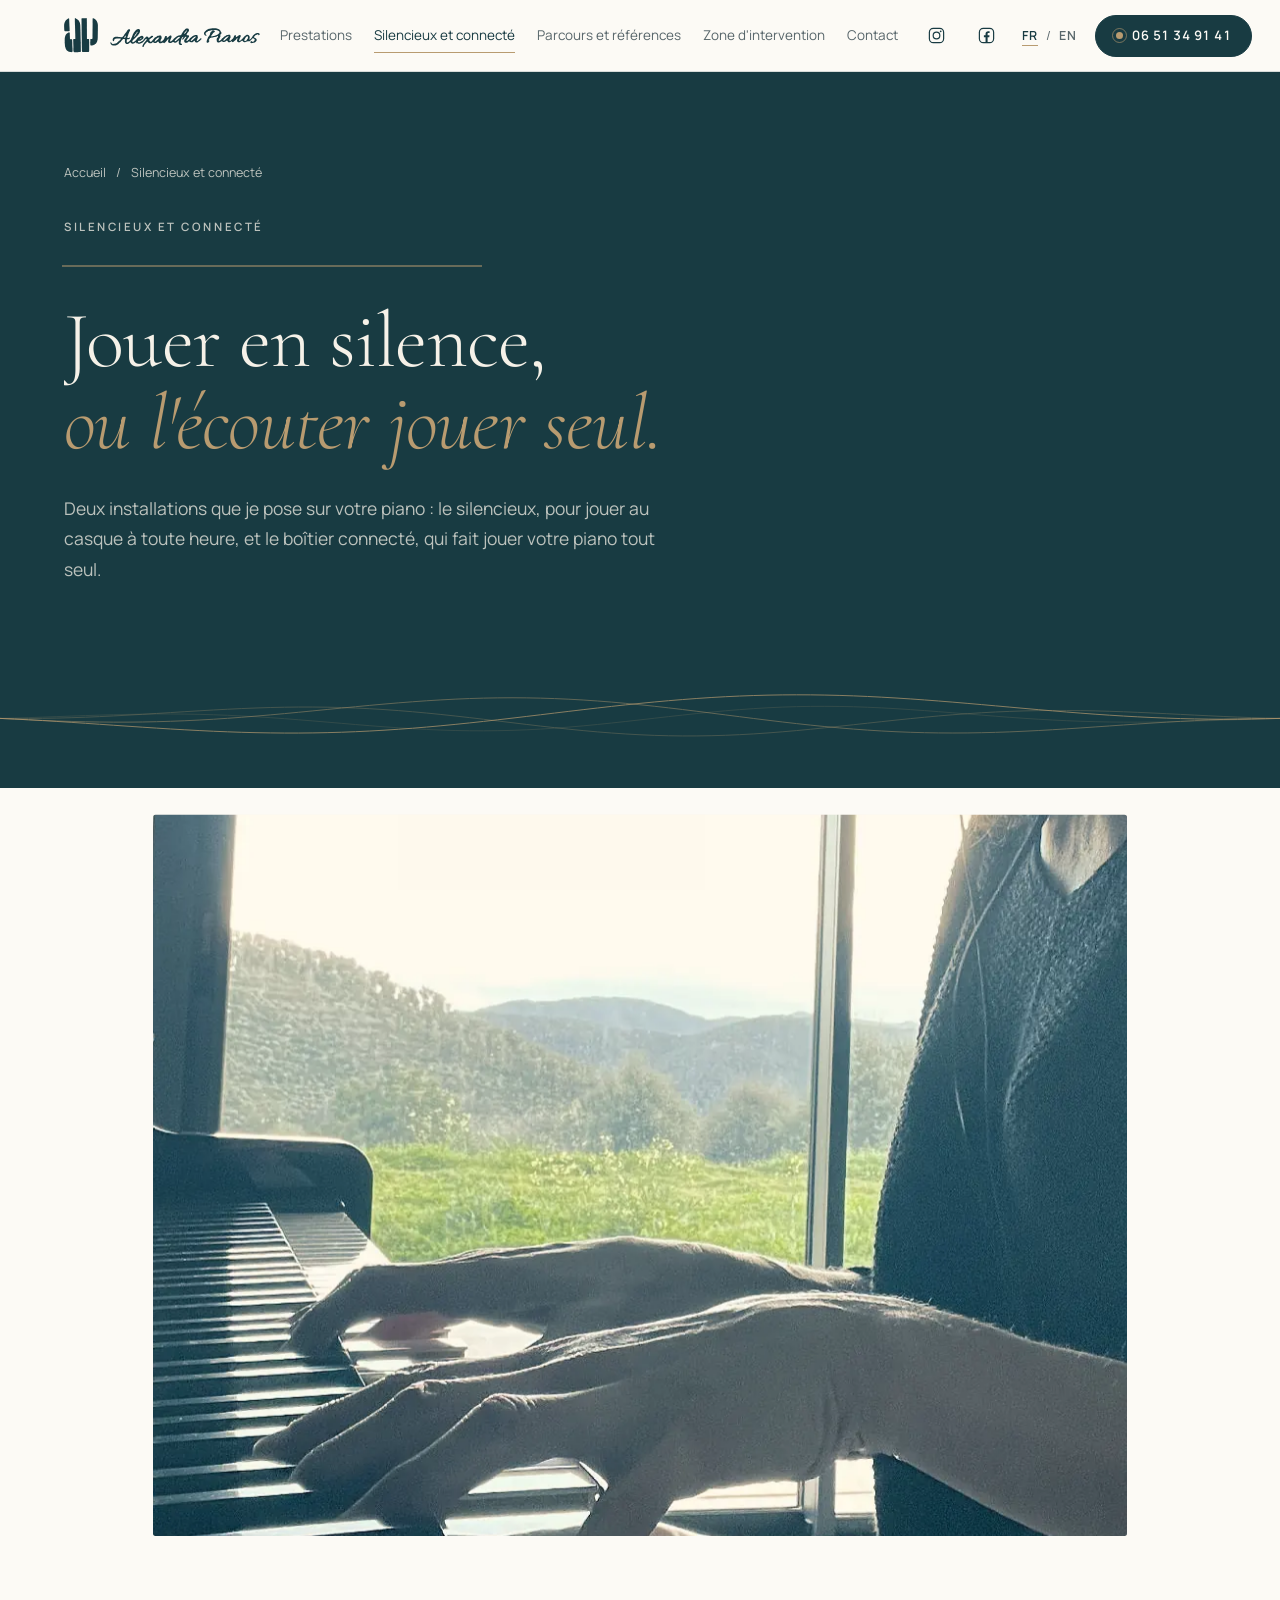
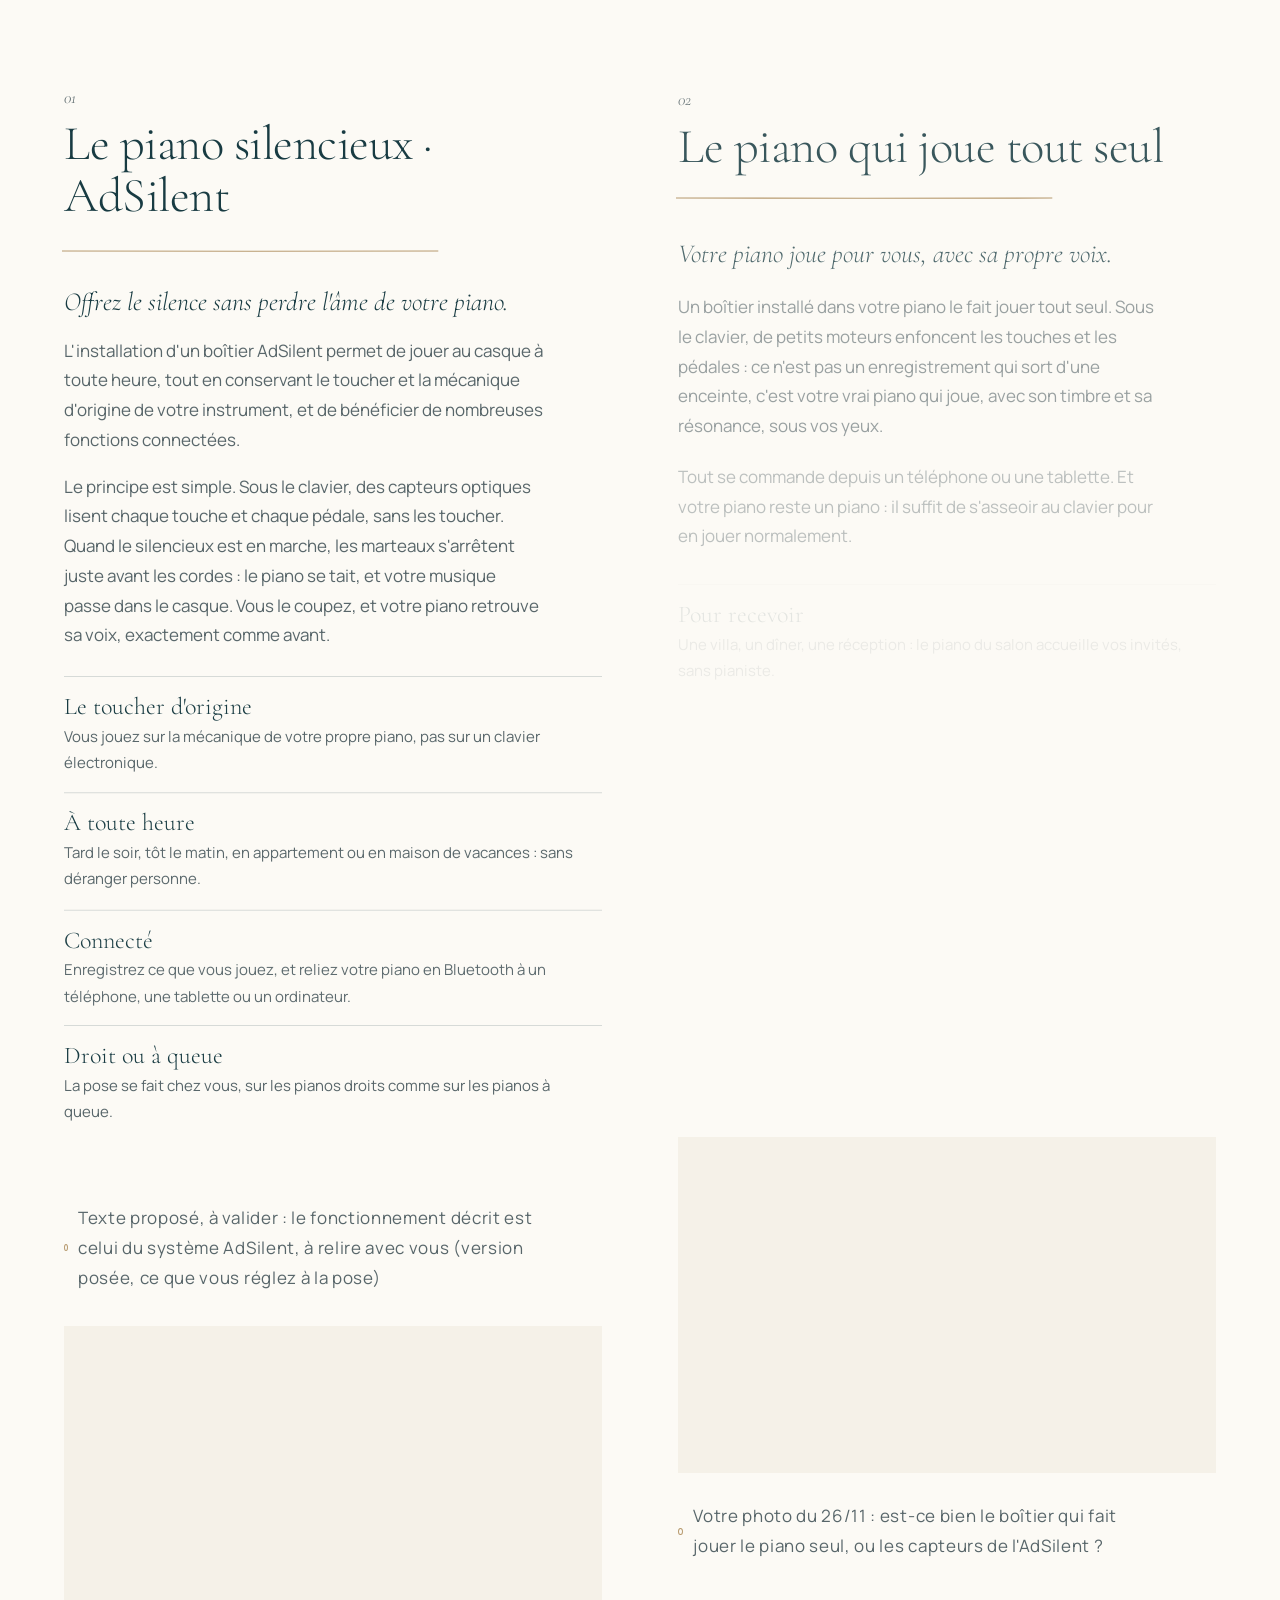
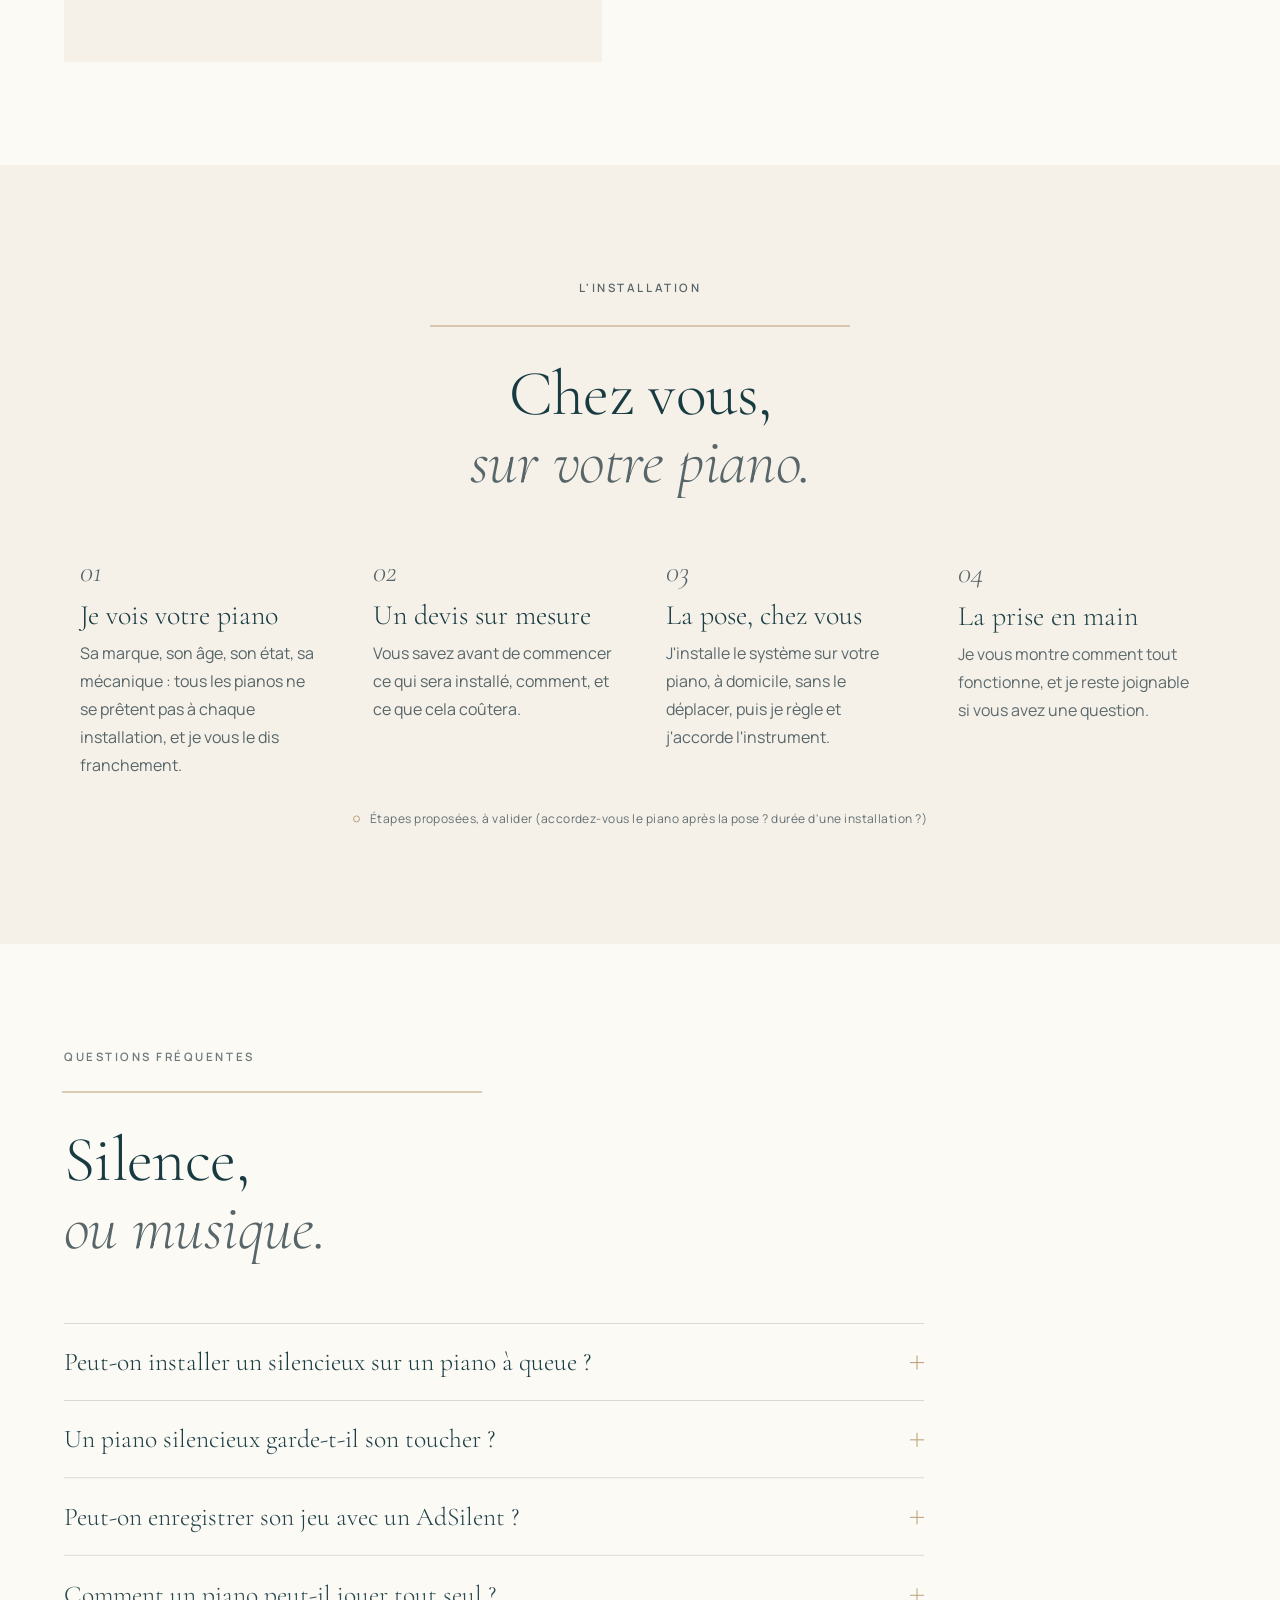
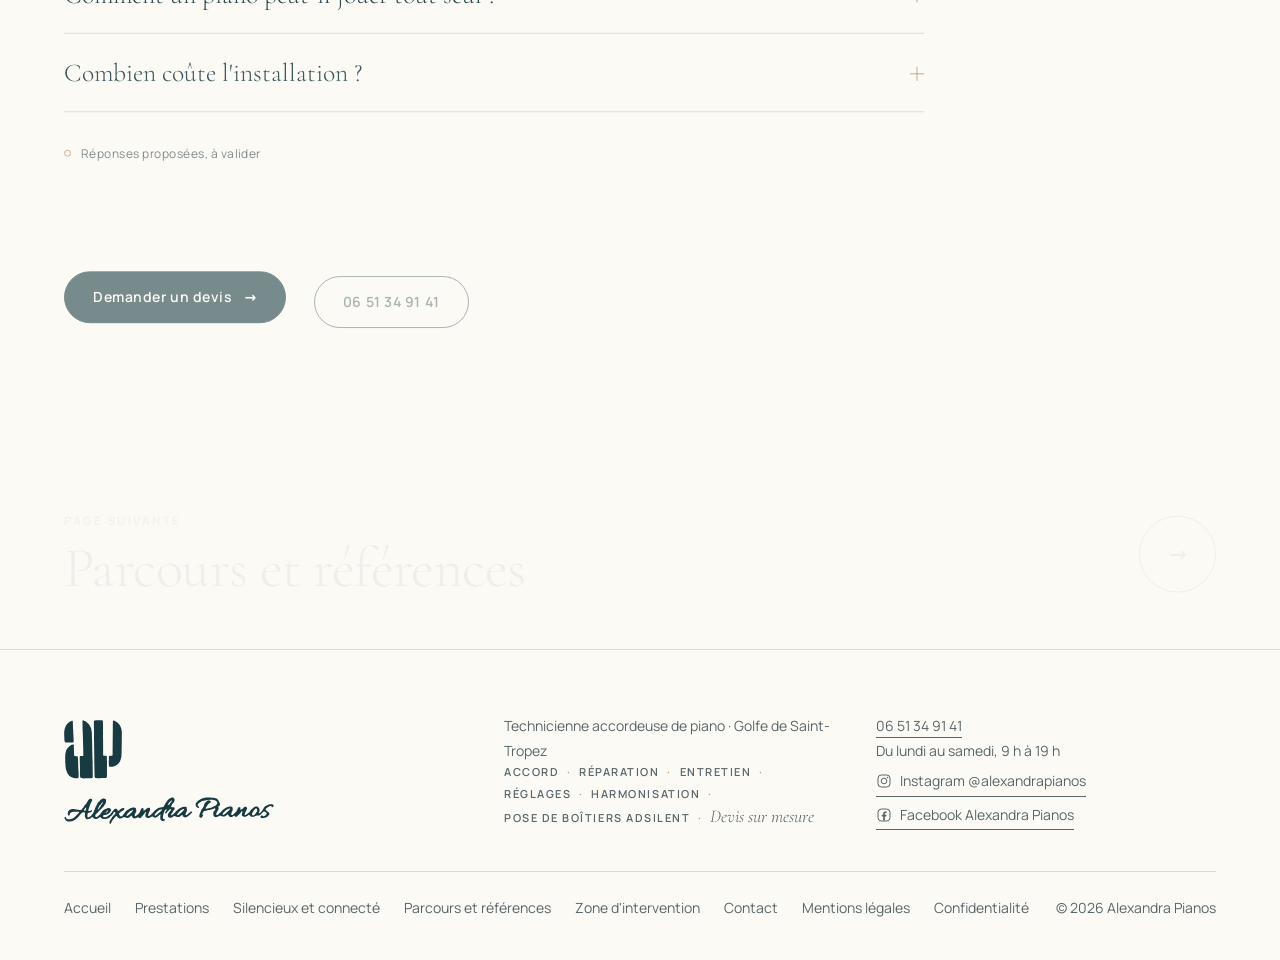
<file: silencieux-et-connecte.html>
<!doctype html>
<html lang="fr" class="no-js" data-palette="petrol" data-typo="classique" data-page="silencieux">
<head>
<meta charset="utf-8">
<meta name="viewport" content="width=device-width, initial-scale=1">
<meta name="robots" content="noindex, nofollow">
<title>Piano silencieux AdSilent, piano qui joue seul · Saint-Tropez</title>
<meta name="description" content="Pose AdSilent pour jouer du piano au casque, et boîtier qui fait jouer votre piano tout seul. Pianos droits et à queue, à domicile dans le Golfe.">
<link rel="canonical" href="https://www.alexandrapianos.com/silencieux-et-connecte.html">
<meta property="og:type" content="website">
<meta property="og:locale" content="fr_FR">
<meta property="og:site_name" content="Alexandra Pianos">
<meta property="og:title" content="Piano silencieux AdSilent, piano qui joue seul · Saint-Tropez">
<meta property="og:description" content="Pose AdSilent pour jouer du piano au casque, et boîtier qui fait jouer votre piano tout seul. Pianos droits et à queue, à domicile dans le Golfe.">
<meta property="og:url" content="https://www.alexandrapianos.com/silencieux-et-connecte.html">
<meta property="og:image" content="https://www.alexandrapianos.com/assets/img/accord-piano-a-queue.webp">
<meta name="theme-color" content="#183B42">
<link rel="icon" href="favicon.svg" type="image/svg+xml">
<link rel="preload" href="assets/fonts/CormorantGaramond-Light.woff2" as="font" type="font/woff2" crossorigin>
<link rel="preload" href="assets/fonts/manrope-400-normal.woff2" as="font" type="font/woff2" crossorigin>
<link rel="stylesheet" href="assets/css/style.css">
<script src="assets/js/early.js"></script>
<script type="application/ld+json">{"@context":"https://schema.org","@graph":[{"@type":"Service","name":"Pose de boîtiers AdSilent (piano silencieux)","serviceType":"Installation d'un système silencieux sur piano droit ou piano à queue","description":"L'installation d'un boîtier AdSilent permet de jouer au casque à toute heure, tout en conservant le toucher et la mécanique d'origine du piano, avec de nombreuses fonctions connectées. Pose à domicile, devis sur demande.","provider":{"@id":"https://www.alexandrapianos.com/#entreprise"},"areaServed":[{"@type":"AdministrativeArea","name":"Golfe de Saint-Tropez"},{"@type":"AdministrativeArea","name":"Var"}]},{"@type":"Service","name":"Installation d'un boîtier qui fait jouer le piano tout seul","serviceType":"Installation d'un système autopiano sur piano droit ou piano à queue","description":"Un boîtier installé dans le piano fait jouer l'instrument tout seul, avec son propre son, commandé depuis un téléphone ou une tablette. Installation à domicile, devis sur demande.","provider":{"@id":"https://www.alexandrapianos.com/#entreprise"},"areaServed":[{"@type":"AdministrativeArea","name":"Golfe de Saint-Tropez"},{"@type":"AdministrativeArea","name":"Var"}]},{"@type":"FAQPage","mainEntity":[{"@type":"Question","name":"Peut-on installer un silencieux sur un piano à queue ?","acceptedAnswer":{"@type":"Answer","text":"Oui. Le système AdSilent se pose sur les pianos droits comme sur les pianos à queue. Je vérifie d'abord l'état de votre instrument pour vous dire si la pose est possible."}},{"@type":"Question","name":"Un piano silencieux garde-t-il son toucher ?","acceptedAnswer":{"@type":"Answer","text":"Oui : vous jouez sur la mécanique de votre propre piano. Des capteurs sans contact lisent chaque touche et chaque pédale, et le son passe dans votre casque. Quand le silencieux est coupé, votre piano sonne comme avant."}},{"@type":"Question","name":"Peut-on enregistrer son jeu avec un AdSilent ?","acceptedAnswer":{"@type":"Answer","text":"Oui. Le système enregistre ce que vous jouez, et se relie en Bluetooth à un téléphone, une tablette ou un ordinateur, par exemple pour jouer avec une application de musique."}},{"@type":"Question","name":"Comment un piano peut-il jouer tout seul ?","acceptedAnswer":{"@type":"Answer","text":"Un boîtier installé dans le piano commande, sous le clavier, de petits moteurs qui enfoncent les touches et les pédales. C'est votre vrai piano qui joue, avec son propre son, depuis un téléphone ou une tablette. Il reste un piano normal pour qui veut s'y asseoir."}},{"@type":"Question","name":"Combien coûte l'installation ?","acceptedAnswer":{"@type":"Answer","text":"Chaque installation fait l'objet d'un devis sur mesure, après avoir vu votre piano. Appelez le 06 51 34 91 41 ou décrivez votre piano dans le formulaire de contact."}}]},{"@type":"BreadcrumbList","itemListElement":[{"@type":"ListItem","position":1,"name":"Accueil","item":"https://www.alexandrapianos.com/"},{"@type":"ListItem","position":2,"name":"Silencieux et connecté","item":"https://www.alexandrapianos.com/silencieux-et-connecte.html"}]}]}</script>
</head>
<body>
<a class="aller-au-contenu" href="#contenu">Aller au contenu</a>
<svg class="defs" width="0" height="0" aria-hidden="true" focusable="false"><defs>
<path id="logo-mono" fill-rule="evenodd" d="M 942.9 32.5 C 942.2 33.2, 867.7 34.4, 842 34.1 C 828.2 33.9, 816.8 34.3, 812.5 35 C 808.6 35.6, 799.8 36.5, 792.9 36.9 C 778.4 37.7, 772.6 39.9, 765.2 47.1 C 758.5 53.8, 757.8 59.2, 759.8 88 C 760.6 99, 761 131, 761.1 174.5 C 761.1 212.4, 761.6 246, 762.1 249 C 762.6 252, 763.2 297, 763.6 349 C 764.7 532.6, 764.9 555.6, 765.9 561.5 C 766.4 565.3, 766.4 576.1, 765.8 590.5 C 765.3 603.1, 765.2 625.2, 765.5 639.5 C 766.3 668.9, 766.9 711.3, 767.5 795.3 C 767.7 832.2, 768.3 855.7, 769 860.3 C 769.8 865.1, 770.1 882, 770 910.5 C 769.9 934.1, 769.9 960.9, 770 970 C 770.1 979.1, 770.2 992.4, 770.2 999.5 C 769.9 1053.7, 770.2 1086.4, 771 1091.7 C 771.6 1095.2, 772.2 1131.4, 772.5 1172.7 C 772.9 1244.6, 774.1 1291.8, 775.6 1294.1 C 775.9 1294.7, 776.2 1319.8, 776.2 1349.9 L 776.2 1404.5 779 1418.4 C 780.9 1427.6, 782.7 1433.5, 784.3 1435.9 C 785.6 1437.9, 787.9 1441.4, 789.4 1443.8 C 792.5 1448.8, 796.1 1451.2, 804.9 1454.1 C 811.1 1456.2, 812.7 1456.3, 863.3 1456.1 C 891.8 1456, 915.6 1455.7, 916.1 1455.4 C 916.6 1455.2, 945.7 1454.7, 980.7 1454.4 C 1050.5 1453.9, 1050.9 1453.8, 1062.2 1447.8 C 1077.7 1439.6, 1083.7 1422.5, 1082 1392.1 C 1081.6 1385.8, 1081.6 1379, 1082 1377 C 1082.5 1374.2, 1082.3 1279, 1081.6 1190 C 1081.6 1181.5, 1081.8 1172.5, 1082.1 1170 C 1082.5 1167.5, 1082.4 1155.6, 1081.9 1143.5 C 1081.3 1128.7, 1081.3 1113.5, 1082.1 1097 C 1084.3 1049.3, 1084.3 1043.3, 1081.8 1027.2 C 1079.8 1013.9, 1079.6 1008.6, 1079.4 973 C 1079.3 925, 1078.7 920.4, 1072.6 914.5 C 1065.7 907.8, 1062.4 907.2, 1033.2 907.6 C 1013.1 907.9, 1007.2 907.7, 1004.5 906.6 C 1000.7 905, 991 897.6, 989.6 895.3 C 988.8 893.7, 988.6 878.6, 987.5 711 C 987.2 664.5, 986.8 616.1, 986.7 603.5 C 986.6 590.9, 986.6 570.8, 986.7 559 C 986.8 547.2, 986.6 517.9, 986.3 494 C 985.8 456.4, 985.7 352.3, 986.1 336 C 986.2 333, 985.9 321.3, 985.6 310 C 984.5 276.7, 984.6 251.2, 986 242.7 C 987.3 234.6, 986.9 220.1, 984.9 201 C 984.3 195.8, 983.7 162.3, 983.5 126.5 C 982.9 43.3, 983.1 44.7, 970.5 37.9 C 962.4 33.5, 945.2 30.1, 942.9 32.5 M 488.7 37.4 C 478.9 41.1, 474.8 55.9, 479.4 71.6 C 480.4 74.7, 481 81.6, 481.1 90.5 C 481.3 115.4, 481.4 137.3, 481.3 146.5 C 480.8 183.8, 480.9 201.3, 482 220 C 482.7 231.8, 483.5 258.6, 483.9 279.5 C 484.2 300.4, 484.8 318, 485.2 318.5 C 486.7 320.9, 488.3 345.3, 488.6 372.5 C 489.2 423.2, 489.9 452, 490.9 470.9 C 491.5 481.1, 492 503.8, 492.1 521.5 C 492.1 539.1, 492.7 555.8, 493.2 558.5 C 493.8 561.5, 494.2 579.5, 494.2 603 C 494.1 634.1, 494.4 644, 495.5 649.8 C 496.4 653.8, 496.7 658.7, 496.4 660.8 C 496.1 662.9, 496.3 672.9, 497 683.1 C 498.4 705.6, 498.9 728.4, 499.4 799 C 499.6 829, 500.3 859.8, 500.9 867.5 C 504.2 910.8, 502.7 912.4, 457 912.5 C 424.4 912.7, 417.5 915.2, 413.9 928.2 C 412.3 934, 411.7 1006.3, 413.1 1014.5 C 413.7 1017.8, 414.4 1034.2, 414.6 1051 C 414.8 1067.8, 415.2 1086.7, 415.4 1093 C 415.7 1099.3, 416.1 1113, 416.4 1123.5 C 416.7 1134, 417.6 1159.4, 418.5 1180 C 419.3 1200.6, 419.8 1220.1, 419.4 1223.4 C 419.1 1226.6, 419.4 1233.5, 420.1 1238.7 C 421.2 1247.1, 421.2 1249.5, 419.6 1258.9 C 416.7 1277.2, 417.5 1387.6, 420.7 1397.4 C 421.8 1400.9, 422.1 1404.2, 421.6 1409 C 420.2 1424, 429.6 1444.2, 441.9 1453 C 451.9 1460, 501.7 1465.4, 520.2 1461.4 C 527 1460, 578.1 1458.6, 609.5 1459.1 C 632.5 1459.5, 694.7 1457.3, 702 1455.9 C 712.7 1453.7, 717.6 1451.3, 723 1445.2 C 732.6 1434.4, 734.3 1426.6, 733.5 1395 C 733.2 1384.3, 732.8 1353.7, 732.5 1327 C 732.2 1300.3, 731.5 1276.2, 731 1273.5 C 730.3 1270.1, 730.3 1264.6, 730.9 1257 C 731.6 1249.7, 731.6 1239.2, 731 1228.1 C 730.5 1218.5, 730.3 1210.3, 730.6 1209.9 C 730.9 1209.4, 730.6 1194.5, 730 1176.8 C 728.4 1128.5, 728.4 1101.9, 730.2 1082 C 731.6 1066.8, 731.6 1063, 730.4 1053.5 C 727.6 1030.7, 727 1020.6, 726.5 989.5 C 726.2 971.9, 725.5 951.4, 725 944 C 724.5 936.6, 723.8 909.4, 723.4 883.5 C 722.8 838.2, 722.6 828, 721.4 797.5 C 720.2 765.1, 720.1 759.5, 720.1 738.8 C 720.2 726.8, 719.6 708, 718.9 697 C 717.9 681.3, 717.9 673.3, 718.8 659.8 C 719.7 645.4, 719.7 640.1, 718.4 628.5 C 717.6 620.8, 717 607.1, 717.1 598 C 717.1 588.9, 716.9 576.5, 716.5 570.5 C 716.2 564.5, 716.3 555.9, 716.7 551.4 C 717.3 546.1, 717.1 539.2, 716.3 531.4 C 714.1 509.7, 712.9 484, 711.9 434 C 711.4 406.8, 710.5 373.5, 710.1 360 C 709.3 337.4, 708.9 332.4, 706 315.5 C 705.5 312.2, 705 306.8, 705 303.5 C 705 300.1, 704.3 295, 703.5 292 C 702.7 289, 701.6 282.4, 701 277.5 C 700.5 272.6, 699.4 266.5, 698.5 264 C 697.6 261.5, 696.5 255.2, 696.1 250 C 695.3 240.7, 693.1 233.3, 689.1 226.4 C 688.1 224.7, 686.3 220.7, 685.1 217.4 C 683.9 214.2, 682 210, 680.9 208.1 C 679.8 206.2, 677.4 201, 675.6 196.4 C 673.7 191.9, 671 186.6, 669.6 184.7 C 668.2 182.8, 665.5 178, 663.7 173.9 C 659.6 164.4, 653.2 153.8, 646.8 145.2 C 644 141.5, 640.9 137.3, 640 135.8 C 639.1 134.2, 635.4 129.5, 631.9 125.3 C 613.7 103.4, 599.4 90.9, 574.4 75 C 569.6 72, 564.1 68.2, 562.1 66.7 C 556.7 62.4, 545.5 56, 538.7 53.4 C 535.4 52.1, 532 50.4, 531.1 49.6 C 530.2 48.8, 524.5 45.6, 518.5 42.5 C 506.1 36.1, 496.6 34.4, 488.7 37.4 M 1237.7 40.5 C 1233.6 41.9, 1229.5 45.2, 1227.7 48.5 C 1226.7 50.4, 1226.4 75.9, 1225.5 257 C 1225.3 292.5, 1224.9 336.1, 1224.5 354 C 1224.1 371.9, 1223.7 415.5, 1223.5 451 C 1223.3 486.5, 1222.7 518.1, 1222.2 521.2 C 1221.8 524.3, 1221.7 535.5, 1222 546.2 C 1222.7 565.9, 1222.4 611.3, 1221.4 659.5 C 1221 674.4, 1220.7 732.6, 1220.6 789 C 1220.5 901.3, 1220.9 893.5, 1214.1 898.9 C 1206.9 904.7, 1206 904.8, 1175.2 904.9 C 1143.1 905.1, 1142.9 905.1, 1136.2 912.4 C 1130 919.2, 1130.1 917.9, 1130 969.2 C 1129.9 1012.1, 1129.7 1017.3, 1127.9 1024.8 C 1125.7 1034.5, 1125.1 1083.6, 1127.1 1092 C 1128.5 1097.8, 1129.4 1120.4, 1129.1 1144.3 C 1128.9 1165.6, 1129.5 1168.1, 1135.8 1172.2 C 1142.7 1176.8, 1148 1178.3, 1156 1178.1 C 1195.1 1177.3, 1231.7 1173.2, 1240.8 1168.6 C 1242.3 1167.9, 1247.2 1166.5, 1251.6 1165.6 C 1259 1164.1, 1266.9 1161.1, 1286.2 1152.1 C 1289.9 1150.4, 1296.6 1146.6, 1301.2 1143.6 C 1305.8 1140.7, 1312.7 1136.7, 1316.5 1134.7 C 1320.3 1132.8, 1325.1 1129.5, 1327 1127.5 C 1328.9 1125.4, 1333 1121.9, 1336 1119.7 C 1346 1112.3, 1371 1087.8, 1375.5 1081 C 1377.8 1077.4, 1382 1072.2, 1384.7 1069.4 C 1388.1 1065.9, 1390.6 1062, 1392.4 1057.4 C 1394 1053.6, 1396.7 1048.4, 1398.5 1045.8 C 1403.4 1039, 1405.3 1034.9, 1410 1020.5 C 1412.3 1013.4, 1415.3 1004.4, 1416.6 1000.7 C 1417.9 996.9, 1419 993, 1419 991.8 C 1419 990.7, 1420.3 985.8, 1422 981.1 C 1423.6 976.3, 1425.6 968.8, 1426.5 964.4 C 1427.3 960.1, 1429.3 952, 1430.9 946.5 C 1434.5 934, 1437 919.5, 1437 911 C 1437 907.4, 1437.4 901.8, 1437.9 898.5 C 1439.8 887.7, 1441.8 836.1, 1441.5 808.5 C 1441.4 793.6, 1441.7 768.7, 1442.1 753 C 1443.2 715.8, 1443.9 674.4, 1444.3 611 C 1444.6 577.7, 1445.1 556.5, 1445.9 550.9 C 1446.7 545.3, 1446.9 537, 1446.6 527.4 C 1445.7 505.5, 1445.7 503.2, 1446.4 471.5 C 1447.2 438, 1447.2 366.1, 1446.3 361.2 C 1446 359.4, 1446.3 351.4, 1447 343.5 C 1448.2 330.9, 1448.1 328.1, 1446.7 320.3 C 1445.8 315.5, 1444.6 306.3, 1444.1 300 C 1442.4 280.7, 1439.3 262.6, 1436.4 255.3 C 1434.8 251.3, 1433.4 245.6, 1433.1 241.4 C 1432.7 237.4, 1431.8 233.3, 1430.8 231.8 C 1429.9 230.4, 1428.4 226.6, 1427.4 223.4 C 1425.7 217.5, 1423.3 211.6, 1415.4 193.9 C 1413 188.6, 1410.3 181.3, 1409.4 177.6 C 1408.3 173.3, 1405.9 168, 1402.4 162.5 C 1399.4 157.9, 1397 153.8, 1397 153.5 C 1397 152, 1390.2 143.2, 1383.4 136 C 1379.3 131.6, 1376 127.6, 1376 127 C 1376 125.8, 1339.3 88.9, 1332 82.9 C 1323.3 75.7, 1315.7 71, 1297.5 61.5 C 1288.2 56.6, 1278.5 51.4, 1276.1 49.8 C 1262.8 41.4, 1246.2 37.4, 1237.7 40.5 M 219.7 43 C 218.1 43.5, 216.3 44.3, 215.7 44.8 C 215 45.2, 210.9 47.2, 206.5 49 C 202.1 50.8, 195.5 54.3, 191.8 56.7 C 188.2 59.1, 180.9 63, 175.8 65.4 C 169.3 68.4, 163.5 72.1, 157.3 77.3 C 152.4 81.4, 145.6 86, 142.4 87.5 C 134.4 91.1, 97.8 128.1, 92.8 137.5 C 91.1 140.8, 88.7 144.8, 87.4 146.5 C 86.2 148.2, 83.5 152.9, 81.5 157 C 79.4 161.1, 76 167.1, 73.8 170.3 C 71.6 173.5, 69 178.5, 68.1 181.3 C 67.1 184.2, 64.7 189, 62.8 192 C 58 199.6, 50.3 216.8, 48.6 223.7 C 47.8 226.9, 46.2 232.1, 45.1 235.2 C 43.7 238.9, 43 243.4, 43 247.8 C 43 251.5, 42.4 256.8, 41.6 259.5 C 40.2 264.9, 37 276.8, 33.9 289.2 C 30.7 301.9, 29.7 382, 32.1 427 C 32.8 439.4, 33.5 458.1, 33.6 468.5 C 33.7 479.3, 34.3 489.7, 35 492.5 C 35.7 495.3, 36.3 505.6, 36.5 515.5 C 36.8 535.8, 40.3 553.3, 45.7 561.4 C 50.7 569.1, 60.2 577.8, 64 578.3 C 65.9 578.6, 70.9 579.4, 75 580.1 C 81.1 581.1, 125.5 582.4, 148 582.2 C 257.4 581.2, 251.4 581.5, 257.1 575.3 C 262.2 569.9, 262.2 569.6, 262.2 538.1 C 262.1 486.8, 261 450.2, 259.3 443.5 C 258.1 438.9, 258 434.5, 258.5 424.5 C 259 414.5, 258.8 409.8, 257.6 404.2 C 256.6 399.9, 256 391.9, 256 384.7 C 256 378, 255.3 368.7, 254.4 364 C 253.6 359.2, 253.2 353.3, 253.5 350.5 C 253.8 347.8, 253.4 330.2, 252.5 311.5 C 251.6 292.8, 250.7 269.2, 250.5 259 C 250.2 248.8, 249.7 237.1, 249.3 233 C 248.9 228.9, 248.6 219.9, 248.5 213 C 248.4 206.1, 247.8 193.1, 247 184 C 246.3 174.9, 245.6 158.5, 245.5 147.5 C 245.4 136.5, 244.8 115.3, 244.1 100.5 C 243.4 85.7, 242.7 69, 242.6 63.5 C 242.2 51.8, 240.5 46.9, 236.2 44.6 C 232.4 42.7, 223.4 41.8, 219.7 43 M 239.1 631.5 C 235.6 632.3, 230.6 633.6, 228 634.5 C 225.4 635.3, 219.8 636.5, 215.4 637 C 211.1 637.5, 206.3 638.3, 204.9 638.8 C 198.4 641.3, 157 670.8, 157 672.9 C 157 673.4, 152.4 677.4, 146.8 681.7 C 132 693.1, 119.9 705, 115.9 712.2 C 114 715.5, 109.7 721.4, 106.3 725.1 C 102.8 728.9, 100 732.4, 100 733.1 C 100 734.5, 91.2 752.1, 87.8 757.5 C 86.4 759.7, 84.3 764.2, 83.1 767.5 C 81.9 770.8, 79.8 775.8, 78.5 778.5 C 77.2 781.3, 75.6 787.1, 75 791.5 C 73.1 804.5, 70.3 816.4, 67.7 822.6 C 66.3 825.9, 64.9 830.3, 64.5 832.5 C 64.2 834.7, 63 840.8, 62 846 C 58.3 865, 56.6 880.8, 56.3 899.5 C 55.2 950.6, 55.2 988.4, 56.2 998.5 C 57 1007.2, 56.9 1015.5, 55.6 1038.1 C 53.9 1066.3, 53.9 1066.7, 55.8 1072.6 C 57.1 1076.3, 58.1 1082.6, 58.4 1089.5 C 59.1 1101.2, 61.5 1133.6, 62.9 1148.5 C 63.4 1153.5, 63.5 1160.2, 63.3 1163.5 C 63 1167.6, 63.7 1173.4, 65.6 1182 C 67.5 1190.7, 68.5 1199.3, 69 1210.5 C 69.8 1227.7, 72.2 1237, 80.9 1256.7 C 82.6 1260.6, 84 1264.9, 84 1266.2 C 84 1267.5, 86.3 1273.5, 89.1 1279.5 C 91.9 1285.5, 94.5 1293, 95 1296 C 95.4 1299.2, 98 1306.3, 101 1312.5 C 103.8 1318.5, 106.9 1327, 108 1331.3 C 110 1340, 114 1346.7, 122.6 1356 C 125.4 1359, 129.4 1364.2, 131.5 1367.5 C 133.5 1370.8, 137.8 1376.2, 140.9 1379.5 C 144.1 1382.8, 148 1387.1, 149.6 1389.1 C 154.4 1395.1, 164.1 1402.5, 181.3 1413.3 C 190.2 1419, 199.7 1425.3, 202.3 1427.3 C 205 1429.3, 207.6 1431, 208.1 1431 C 208.6 1431, 212.1 1432.4, 215.8 1434.1 C 219.5 1435.9, 225.2 1438.1, 228.5 1439.1 C 231.8 1440.1, 240.9 1443.4, 248.7 1446.4 C 256.5 1449.5, 264.5 1452, 266.4 1452 C 268.3 1452, 273.5 1453.1, 278 1454.6 C 301.1 1461.9, 348.1 1463, 367 1456.7 C 374.4 1454.2, 380.5 1446.8, 383.6 1436.5 C 386 1428.3, 387.2 1397, 385.9 1375.3 C 385.2 1364.9, 384.6 1338.6, 384.4 1316.7 C 384.2 1284.5, 383.9 1276.1, 382.6 1272.2 C 379.9 1263.7, 379 1255.8, 379 1239.8 C 379 1231, 378.4 1215.5, 377.6 1205.2 C 376.3 1188.4, 375.8 1171.3, 374.2 1091.5 C 374 1078.8, 373.9 1062.5, 374 1055.1 C 374.1 1046.8, 373.5 1038.2, 372.6 1032.6 C 370.7 1021.4, 368.9 986.5, 369.7 975 C 370.3 964.8, 367.5 932.2, 365.6 927.6 C 363.9 923.5, 359.1 919.8, 352.5 917.4 C 348.1 915.8, 344.1 915.5, 318.5 915.5 C 286 915.5, 285.6 915.4, 280.5 908 C 276.4 901.9, 275.8 899, 275.4 882.5 C 275.1 873.7, 274.5 856.7, 274 844.8 C 273.4 832.9, 273 818.3, 273 812.3 C 273 806.4, 272.6 798.8, 272.1 795.5 C 271.5 792.2, 270.4 756.6, 269.5 716.5 C 267.9 644.8, 267.8 643.4, 265.7 639.1 C 261.5 630.8, 253.4 628.5, 239.1 631.5"/>
<path id="logo-signature" fill-rule="evenodd" d="M 1907.5 110.6 C 1902.5 111.3, 1893.3 113.3, 1887 114.9 C 1880.7 116.6, 1874.5 118, 1873.2 118 C 1869.5 118, 1854.6 124.6, 1844.2 130.9 C 1838.9 134.1, 1832 137.9, 1828.9 139.4 C 1825.8 140.8, 1821.4 144, 1819.1 146.5 C 1816.9 148.9, 1812.6 152.7, 1809.6 154.9 C 1806.7 157.1, 1802.9 161.1, 1801.2 163.9 C 1799.5 166.6, 1796.5 170.3, 1794.4 172.2 C 1786.6 179.3, 1783.9 189.1, 1785.9 203.3 C 1787.2 212.3, 1788.1 214.3, 1794.7 222.5 C 1801.5 230.8, 1811 237, 1817.2 237 C 1822.2 237, 1827.3 233.8, 1828.5 229.9 C 1829.5 226.9, 1824.9 220.6, 1819.6 217.5 C 1813 213.7, 1809.2 205.7, 1811 199.7 C 1813.5 191.4, 1819.5 182.6, 1826 177.9 C 1829.4 175.5, 1833.8 172.2, 1835.8 170.7 C 1837.8 169.1, 1841.3 166.9, 1843.5 165.8 C 1845.7 164.6, 1849.1 162.5, 1851 161 C 1857.4 156, 1869.3 152.5, 1898 147.4 C 1903.2 146.5, 1909.8 144.9, 1912.5 143.9 C 1922.3 140.4, 1925.6 139.9, 1930.4 141.1 C 1934.2 142, 1935.7 141.9, 1940.7 140.2 C 1957 134.5, 1980.2 134.5, 2007.5 140.3 C 2021.1 143.2, 2032.2 149.1, 2041.1 158.3 C 2046.4 163.7, 2048.1 167.8, 2048.3 175.4 C 2048.4 180.9, 2048.1 182.1, 2044.5 187.8 C 2037.9 198.6, 2022.1 212.1, 2009.5 217.7 C 2005.7 219.5, 1998 223, 1992.5 225.5 C 1978.7 231.9, 1955 239.6, 1946.5 240.5 C 1942.7 240.9, 1935.5 242.5, 1930.6 244.1 C 1908.5 251.3, 1899.8 244.4, 1912.3 229.6 C 1914.7 226.8, 1919.7 220, 1923.3 214.5 C 1939.5 190.2, 1943.4 185.7, 1953 180.5 C 1965.3 173.7, 1968.3 170.5, 1968.8 163.2 C 1969.1 159, 1968.8 156.5, 1967.9 155.4 C 1965.9 153, 1957.6 149.1, 1951.8 147.9 C 1948.9 147.3, 1944.1 146, 1941.1 144.9 C 1935.1 142.7, 1932.7 143.4, 1929.4 148.6 C 1928.4 150, 1924.9 153, 1921.6 155.2 C 1918.2 157.4, 1913.4 161.3, 1910.9 163.9 C 1908.4 166.4, 1904.2 170.2, 1901.7 172.3 C 1893.6 178.9, 1888.5 190.2, 1887.4 204.2 C 1886.8 210.9, 1886.2 213, 1883.5 216.9 C 1881.8 219.4, 1879.6 223.5, 1878.6 226 C 1875.3 234.3, 1871 240.8, 1864.4 247.1 C 1857.1 254.2, 1854.6 258.8, 1849.8 274 C 1848.2 279.2, 1845 286.8, 1842.8 290.9 C 1839.3 297.3, 1836.6 305.3, 1830.4 327 C 1826.1 341.8, 1833 353.7, 1846.4 354.8 C 1855.7 355.6, 1864.2 349.7, 1869.1 339.4 C 1870.8 335.9, 1872.5 333, 1873 333 C 1873.4 333, 1874.5 331.4, 1875.5 329.4 C 1877.7 324.8, 1876.5 321.7, 1870.4 316 C 1868 313.8, 1866 311.1, 1866 310.2 C 1866 305.3, 1868.6 300.1, 1873.5 295 C 1878.8 289.4, 1879.4 288.3, 1880.4 281.9 C 1881.3 276.5, 1883.7 275, 1893.7 273.5 C 1898.5 272.7, 1904.8 271.2, 1907.6 270.1 C 1910.4 269, 1916.2 267.7, 1920.6 267.1 C 1924.9 266.5, 1931 265.3, 1934 264.5 C 1937 263.7, 1941.5 263, 1943.9 263 C 1948 263, 1977.4 256.5, 1986.5 253.5 C 1988.7 252.8, 1995.9 249.7, 2002.5 246.6 C 2009.1 243.5, 2015.9 241, 2017.6 241 C 2027.5 241, 2027.1 257.4, 2017 266.3 C 2007.6 274.5, 1999.7 287.6, 1999.6 295 C 1999.6 299.2, 2002.5 326.8, 2003.6 331.7 C 2005 338.4, 2020.8 348.3, 2032.1 349.6 C 2037.5 350.2, 2038.4 350, 2048.8 345.1 C 2054.9 342.3, 2060.2 340, 2060.7 340 C 2061.2 340, 2063.2 338.8, 2065.3 337.4 C 2067.4 336, 2072.3 333.7, 2076.2 332.4 C 2084.1 329.6, 2090.4 330.2, 2095.4 334.1 C 2099.5 337.3, 2105.1 339.3, 2112 340.1 C 2115.6 340.5, 2120.6 341.2, 2123.2 341.5 C 2131.9 342.8, 2148.9 336.2, 2156.9 328.3 C 2159.3 325.9, 2161.6 324, 2162.1 324 C 2162.5 324, 2165.2 322, 2168 319.5 C 2176 312.4, 2178.1 313.3, 2184.3 326.3 C 2188.2 334.6, 2189.3 336.1, 2195.6 341 C 2202.5 346.5, 2202.5 346.5, 2214 346.5 C 2228.9 346.5, 2235.8 343.6, 2245.2 333.5 C 2252.1 326.2, 2254.1 325.5, 2256.1 330.2 C 2257.8 334.3, 2263.5 340.7, 2267.1 342.6 C 2268.7 343.4, 2272.5 344, 2275.8 344 C 2284 344, 2286.7 342, 2312 316.9 C 2329.9 299, 2334.1 294.4, 2337 288.8 C 2340.8 281.3, 2346.9 274, 2349.3 274 C 2351.9 274, 2354 276.9, 2354 280.5 C 2354 284.5, 2350.8 298.4, 2348 306.2 C 2343 320.5, 2344.3 326.3, 2354.5 335.8 C 2362.1 342.9, 2366.8 344.5, 2379.6 344.4 C 2388.3 344.3, 2389.2 344.1, 2398.7 339.7 C 2404.1 337.1, 2409.2 335, 2410 335 C 2410.7 335, 2413.6 332.9, 2416.5 330.3 C 2426.2 321.3, 2430.1 318, 2430.9 318 C 2434.8 318, 2438.6 321.1, 2446.1 330.2 C 2456.3 342.7, 2458.7 343.9, 2473.8 344.7 C 2487.7 345.4, 2497.4 343.4, 2504.6 338.5 C 2507.4 336.6, 2510 335, 2510.4 335 C 2510.9 335, 2514.7 333.4, 2519 331.5 C 2526.7 328, 2526.7 328, 2542.1 328.3 C 2558.8 328.5, 2561.6 327.8, 2565.7 322.7 C 2566.7 321.3, 2570.5 318.5, 2574 316.4 C 2578.2 313.9, 2581.9 310.5, 2584.8 306.8 C 2587.1 303.6, 2590.5 300.3, 2592.1 299.3 C 2593.8 298.3, 2596.5 295, 2598.2 291.8 C 2604.1 280.7, 2615.7 276.7, 2627.2 281.7 C 2650.2 291.9, 2653.5 306.8, 2636.6 323.5 C 2624.2 335.8, 2614 340.3, 2604.7 337.6 C 2598.6 335.8, 2596.3 333.8, 2595.8 329.5 C 2595.3 325, 2592.2 325.1, 2585.2 329.9 C 2575.7 336.3, 2572 340.2, 2572 343.9 C 2572 349.4, 2575.5 355.5, 2581 359.3 C 2584.2 361.6, 2601.6 361.7, 2608.1 359.5 C 2610.5 358.7, 2617.8 356.9, 2624.4 355.5 C 2642.8 351.7, 2655.4 344.8, 2667.6 331.8 C 2679.2 319.3, 2683.3 307.7, 2679.1 298.5 C 2676 291.6, 2663.7 280.7, 2653.4 275.8 C 2646.5 272.5, 2636.3 263.9, 2634.9 260.2 C 2632.6 254.1, 2639.8 243.7, 2652.3 235.1 C 2654.9 233.4, 2657 231.5, 2657 231.1 C 2657 229.5, 2669.6 222.1, 2676.5 219.6 C 2680.3 218.2, 2686.9 215.9, 2691 214.4 C 2701.4 210.6, 2703.3 211.2, 2707 219.4 C 2710.1 226.3, 2711.3 227.5, 2715.1 228.5 C 2723.1 230.5, 2736.1 211.7, 2732.1 204.2 C 2730.8 201.8, 2719.9 193.3, 2716.2 191.8 C 2714.7 191.2, 2707.2 190.7, 2699.5 190.6 C 2685.5 190.5, 2685.5 190.5, 2673.5 194.8 C 2659.8 199.6, 2645.8 207.1, 2631.8 217.1 C 2619.9 225.6, 2615 231.1, 2609.9 242 C 2602.7 257.2, 2600.5 261.1, 2597.5 264.4 C 2595.8 266.3, 2592.3 271, 2589.5 274.9 C 2581.3 286.7, 2579.9 288.1, 2570.6 294.2 C 2561 300.5, 2557.6 301.9, 2555.1 300.3 C 2552.2 298.5, 2552.7 293.9, 2556.8 285.4 C 2562 274.8, 2562.3 273.1, 2561 261 C 2559.9 249.8, 2558.1 245.5, 2551.3 237.5 C 2549.4 235.3, 2546.4 231.5, 2544.7 229 C 2539.9 222.2, 2534.7 220, 2522.5 219.8 C 2513.3 219.5, 2511.9 219.8, 2505.5 222.6 C 2492 228.4, 2466.1 249.1, 2458.7 259.9 C 2457 262.4, 2453.9 266.5, 2451.9 269 C 2449.8 271.5, 2446.6 276.2, 2444.8 279.4 C 2441.9 284.6, 2439.9 286.5, 2429.5 293.9 C 2422.9 298.6, 2413.2 306.5, 2408 311.6 C 2402.8 316.6, 2397.5 321.2, 2396.3 321.9 C 2392.4 323.9, 2386.5 323.3, 2383.1 320.4 C 2378.9 316.9, 2379 312.6, 2383.4 303.5 C 2385.2 299.7, 2387.9 293.1, 2389.4 289 C 2390.8 284.9, 2393.6 278.8, 2395.5 275.5 C 2406.4 256.8, 2411.8 242.9, 2410 237.6 C 2408.8 234, 2399.6 224.5, 2396.2 223.5 C 2388.6 221.3, 2373.6 228.3, 2361.9 239.5 C 2357.1 244.1, 2351.9 248.5, 2350.2 249.4 C 2348.5 250.3, 2345.4 252.1, 2343.4 253.5 C 2338.7 256.7, 2327 260.4, 2325.7 259.1 C 2325.1 258.5, 2325.7 255.1, 2327.4 249.7 C 2331.8 235.5, 2330.4 228.1, 2323.3 227.9 C 2310.4 227.5, 2303.3 229.4, 2300.1 233.9 C 2299.1 235.3, 2296.4 242.1, 2294 249 C 2286.2 271.9, 2277.4 285.3, 2263 295.9 C 2261.1 297.3, 2254.5 303.6, 2248.5 309.9 C 2235.9 322.9, 2233.5 324.4, 2227.2 323.7 C 2218.8 322.8, 2214.4 317.2, 2217.3 310.9 C 2219.4 306.3, 2221 300.2, 2221 296.4 C 2221 294.8, 2222.3 291.4, 2223.8 288.9 C 2225.3 286.5, 2227.2 282.5, 2227.9 280 C 2228.6 277.5, 2230.3 274, 2231.6 272.3 C 2236.5 265.9, 2237.1 263, 2236.1 251.8 C 2235.6 246.1, 2234.7 240.2, 2234.1 238.7 C 2233.5 237.1, 2233 234.2, 2233 232.1 C 2233 224.7, 2227.9 221.3, 2213.8 219 C 2199.1 216.6, 2177.7 220.7, 2164.5 228.5 C 2162.3 229.8, 2157.8 232.3, 2154.5 234.1 C 2148.3 237.4, 2139.5 243.1, 2130 250 C 2124.5 254.1, 2096.2 280.9, 2075.5 301.8 C 2069.4 307.9, 2063.9 313, 2063.3 313 C 2062.7 313, 2059.9 315, 2057 317.4 C 2048.2 324.9, 2040.5 325.7, 2036.4 319.5 C 2034.9 317.2, 2034.8 316.1, 2035.8 310.6 C 2037.4 301.9, 2047.2 280.7, 2056.3 266.2 C 2060.7 259.2, 2065 245.9, 2065 239.4 C 2065 236.5, 2063.9 233, 2061.5 228.4 C 2059.6 224.7, 2058 221.4, 2058 220.9 C 2058 220.5, 2061.6 218, 2066 215.4 C 2076.2 209.3, 2079.8 204.3, 2081.3 193.7 C 2082.6 184.5, 2082.2 182.9, 2075.7 173.9 C 2072.8 169.8, 2069.3 163.6, 2068.1 160 C 2063.8 147.8, 2060.2 142.4, 2050.1 132.8 C 2040.1 123.3, 2035.5 120.6, 2028 119.4 C 2025.5 119.1, 2020.6 117.5, 2017 116 C 2003.5 110.2, 1933.4 106.7, 1907.5 110.6 M 1490 112.5 C 1478.4 114.9, 1476.1 116.3, 1458.6 132.5 C 1453.5 137.2, 1448.3 141.8, 1447.2 142.6 C 1446 143.4, 1441.8 148.9, 1437.9 154.8 C 1433.9 160.7, 1429.7 166.7, 1428.4 168.2 C 1427.2 169.7, 1424.6 174.2, 1422.6 178.2 C 1420.7 182.2, 1416.9 188.2, 1414.2 191.5 C 1409.4 197.4, 1401 212.1, 1401 214.6 C 1401 215.3, 1400.3 217.5, 1399.3 219.4 C 1397 224.4, 1392.5 225.9, 1376.2 227 C 1360.3 228.1, 1346.8 231.5, 1333 238.1 C 1318.3 245.2, 1285.5 270.6, 1276.2 282.2 C 1273.9 285.1, 1269.6 290.5, 1266.7 294.1 C 1263.9 297.8, 1259.2 302.6, 1256.4 304.8 C 1253.5 307, 1250.2 310.3, 1249 312 C 1247 314.8, 1234.6 324.6, 1224.5 331.3 C 1219.7 334.5, 1214.1 334.9, 1211.6 332.1 C 1208.7 328.9, 1208.6 324, 1211.3 314.9 C 1212.6 310.3, 1214.2 304.7, 1214.8 302.5 C 1215.4 300.3, 1217.4 296, 1219.2 293 C 1221.1 290, 1223.2 285.9, 1223.9 284 C 1224.7 282.1, 1226.9 277.7, 1228.8 274.2 C 1231.8 268.7, 1232.3 266.6, 1233 257.6 C 1234.5 238.8, 1230.6 233, 1216.4 233 C 1207.5 233, 1202 235.8, 1189 247 C 1185.4 250.1, 1180.8 253.8, 1178.7 255.2 C 1176.5 256.6, 1172.6 260.2, 1170 263.2 C 1164.6 269.2, 1157.3 273.7, 1154.6 272.7 C 1153.1 272.1, 1153 271.3, 1153.7 267.7 C 1154.1 265.4, 1154.5 259.4, 1154.5 254.4 C 1154.5 243.5, 1153.5 241.9, 1145.4 239.3 C 1138.7 237.2, 1132.8 239.1, 1126.5 245.4 C 1122.2 249.8, 1122 250.1, 1117 265.5 C 1111.9 281.1, 1108.8 288, 1103.8 294.7 C 1097.4 303.4, 1084.1 317.7, 1080.2 320.2 C 1078.4 321.3, 1073.1 325.5, 1068.4 329.5 C 1059.7 336.9, 1055.9 338.7, 1051.6 337 C 1046.9 335.3, 1046.1 332.5, 1047.1 322.5 C 1048.5 309.2, 1051.8 301, 1059.7 291.3 C 1065.3 284.3, 1066.3 280.8, 1065.8 269.9 C 1065.4 262.1, 1064.9 259.5, 1063 256.5 C 1061 253.2, 1060.8 252.4, 1061.8 249.6 C 1063.6 244.8, 1063.3 243.4, 1059.9 239.5 C 1053.3 232, 1042.4 229.8, 1025.9 232.5 C 1012.1 234.7, 989.7 242.3, 984.5 246.5 C 982.3 248.2, 977.4 251.6, 973.5 253.9 C 958.4 262.9, 940 276.1, 940 278 C 940 278.5, 936.7 282.5, 932.7 286.8 C 928.6 291.1, 923.6 297.7, 921.5 301.3 C 919.2 305.5, 915.7 309.9, 912.3 312.8 C 909.3 315.4, 905.8 319.3, 904.5 321.5 C 901.3 326.8, 893.5 334.3, 888.4 337 C 877.5 342.5, 871 339.9, 863.2 326.7 C 852.9 309.2, 853.2 302.8, 864.8 294.8 C 867.3 293.1, 872.5 288.8, 876.3 285.3 C 880.1 281.8, 887.5 276.4, 892.8 273.3 C 914.8 260.4, 917.2 258.7, 919.1 254.5 C 924 243.9, 918.6 237, 905.7 237 C 898.5 237, 892.7 239.2, 886 244.4 C 883 246.8, 877.5 250.6, 873.8 252.9 C 870 255.3, 866.1 258.5, 864.9 260.1 C 863.8 261.7, 860.2 264.8, 857 267 C 847.7 273.3, 841.1 272.1, 838.4 263.7 C 835.5 254.2, 826.2 248, 815.2 248 C 806 248, 801.1 250.6, 794.3 259 C 791.4 262.6, 785.3 269.7, 780.7 274.8 C 776.2 279.9, 770.1 287.4, 767.2 291.3 C 764.3 295.3, 760.4 300.1, 758.6 302 C 756.7 303.9, 753.8 307.5, 752.1 310 C 748.9 314.6, 742 320.6, 734.2 325.7 C 731.9 327.2, 725.8 331.5, 720.8 335.2 C 715.4 339.1, 709.8 342.3, 707.1 343.1 C 704.6 343.7, 699.4 345.6, 695.5 347.3 C 685.7 351.5, 672.6 351.9, 668.5 348 C 661.1 341.1, 661.2 331.7, 668.9 324.5 C 672.1 321.5, 672.2 321.5, 684.3 321.4 C 698 321.3, 706.4 319.2, 712.5 314.5 C 714.5 313.1, 718.4 310.8, 721.3 309.5 C 726.8 307.1, 740.7 297.1, 745.2 292.3 C 749.1 288.2, 756.9 273.6, 758.2 268.1 C 759.9 260.4, 758.6 255.1, 753 247.7 C 741.9 233, 725 233.9, 690.5 251 C 664.6 263.9, 660.4 266.9, 655.5 275.7 C 653.3 279.7, 648.5 286.2, 644.9 290.2 C 641.3 294.2, 636.4 300.5, 634.1 304.2 C 626.5 316.4, 595.6 342.6, 584.9 346.1 C 578.3 348.3, 578.2 348.3, 574.9 346.4 C 561.3 338.5, 567.5 311.8, 584.9 303 C 589.4 300.8, 594.2 296.4, 607 282.8 C 616.1 273.3, 626 263.1, 629 260.2 C 632 257.4, 634.9 254.6, 635.3 254.1 C 641.6 247.2, 661.2 227.9, 663.3 226.5 C 664.8 225.5, 666.8 223.3, 667.7 221.6 C 668.5 219.9, 673.1 212.7, 677.8 205.5 C 682.5 198.3, 687.8 190.3, 689.6 187.5 C 695.2 179, 699 163.9, 699 150.3 C 699 137, 698.3 135.1, 691.2 129.1 C 683.4 122.6, 679 121, 668.5 121 C 659.9 121, 659.1 121.2, 654 124.4 C 651 126.3, 646.5 129, 644 130.3 C 636.6 134.4, 623.6 146, 616.9 154.5 C 613.5 158.9, 607.9 165.4, 604.5 169 C 601.1 172.6, 596.8 178.2, 594.8 181.5 C 591.3 187.4, 580 210.4, 580 211.8 C 580 212.2, 578.6 214.2, 577 216.4 C 575.4 218.5, 573.3 222.6, 572.4 225.4 C 571.5 228.2, 569.8 232.3, 568.7 234.5 C 566.6 238.7, 562.3 250, 558.4 261.2 C 557.1 265, 555 269.9, 553.7 272.2 C 552.3 274.6, 551 277.9, 550.6 279.5 C 550.3 281.1, 548.6 285.2, 547 288.5 C 545.4 291.8, 543.5 296.1, 542.9 298 C 542.2 299.9, 539.1 304.2, 536 307.5 C 532.9 310.8, 529.3 315.1, 528 317 C 518.7 330.9, 514.9 334.8, 506.7 339.1 C 502.2 341.4, 495.9 345.1, 492.6 347.2 C 485 352.1, 478.4 352.6, 475.1 348.4 C 471.4 343.7, 472.6 308.7, 476.7 300.7 C 478.9 296.3, 483.7 293.8, 488.7 294.5 C 493.8 295.2, 507.3 292.8, 513.9 290 C 524.7 285.3, 532.2 273.2, 527.5 268 C 525 265.2, 518.7 265.4, 513.6 268.4 C 511.3 269.7, 505.9 271.5, 501.5 272.5 C 485.1 276, 481.1 273.4, 484.4 261.3 C 485.4 257.6, 487.3 250.6, 488.6 245.7 C 489.9 240.9, 492.3 234.1, 494 230.7 C 495.7 227.2, 497.7 221, 498.6 216.9 C 499.5 212.4, 502.2 205.2, 505.5 198.4 C 508.5 192.3, 511.6 184.6, 512.3 181.4 C 513.9 174.8, 515.3 171.6, 518 168.5 C 519 167.4, 522.2 161.8, 525.1 156.1 C 530 146.8, 530.5 145.2, 530.5 139.3 C 530.5 133.5, 530.2 132.6, 527.8 130.5 C 522.3 125.8, 505.8 124.7, 499.4 128.6 C 492.1 133.2, 483.7 140.7, 481.8 144.5 C 480.6 146.7, 478.7 149.8, 477.4 151.3 C 476.1 152.8, 474.6 155.8, 474 157.9 C 473.5 160, 471.7 163.5, 470 165.6 C 465.7 171.2, 462.7 175.8, 459.6 181.5 C 458.1 184.3, 453.9 189.4, 450.2 193 C 441.8 201.2, 439.4 204.3, 428.5 221 C 423.7 228.4, 418.1 236.3, 416 238.5 C 413.9 240.7, 410.2 245.7, 407.7 249.6 C 403.2 256.7, 399.5 260.2, 395.4 261.2 C 391.7 262.1, 365.9 260.1, 355.5 258.1 C 345.2 256.1, 328.7 253.3, 319 251.9 C 304.6 249.9, 281.3 251.5, 267.6 255.5 C 243.7 262.5, 226.6 296.4, 236.1 317.9 C 239.4 325.5, 242.5 328.8, 247.3 329.8 C 255 331.4, 257.1 328.9, 258.5 317 C 259.9 303.9, 260.6 302.5, 268.7 295.5 C 275.1 290.1, 277.1 288.9, 281.9 288 C 285 287.4, 289.5 286.4, 292 285.9 C 294.5 285.4, 298.5 284.5, 301 283.9 C 303.5 283.4, 319.4 282.9, 336.3 282.9 C 370.4 282.8, 372 283.1, 372 288.8 C 372 293, 369.3 296.1, 340.3 325.4 C 310 356, 305 359.7, 285.7 366.7 C 266.5 373.6, 240.9 377.1, 231.7 374.1 C 224.9 371.8, 218.3 365.6, 214.4 357.7 C 207.8 344.6, 203.6 342.2, 197.4 348.4 C 191.1 354.7, 192.6 360.9, 204.6 379 C 213 391.9, 227.2 399.8, 246 402.2 C 255.5 403.5, 273.3 402.1, 282.7 399.4 C 300 394.4, 323 382.8, 331.4 374.6 C 333.7 372.5, 338 368.7, 341 366.3 C 344 363.8, 349 359.3, 352.2 356.2 C 355.3 353, 360.6 347.8, 364 344.5 C 367.5 341.2, 372.2 335.5, 374.5 331.9 C 378.2 326.2, 386.5 316.4, 403.2 298.1 C 409.6 291.2, 414.4 289.6, 426.4 290.3 C 443.5 291.4, 444.3 292.9, 442.4 320.7 C 441 340, 441 340, 444.2 348.7 C 449.8 364.2, 461.1 373.6, 475.5 374.7 C 488.9 375.7, 509.6 366.6, 522.5 353.9 C 526.3 350.2, 529.7 347.8, 531.7 347.4 C 535.2 346.7, 534.6 346.2, 546.3 359.4 C 553 367, 557.4 368.9, 571 370.2 C 583 371.3, 593.2 369.2, 598.8 364.5 C 600.3 363.3, 604.2 360.9, 607.5 359.2 C 610.8 357.5, 615.3 354.3, 617.5 352.1 C 620.1 349.3, 622.3 348, 624 348 C 626.7 348, 635.3 354.2, 642.3 361.2 C 645.8 364.7, 648.5 365.6, 669.4 370.5 C 678 372.5, 689.3 371.8, 704 368.3 C 722.8 363.9, 731.8 359.2, 746 346 C 748.5 343.7, 753 340, 756 337.7 C 766.3 330, 779.7 314.4, 785 304.1 C 787.6 298.9, 796.3 289.4, 800.2 287.4 C 807.8 283.5, 812.6 287.9, 811.6 297.9 C 810.6 307, 808.9 310.3, 801.4 317.3 C 797.7 320.7, 791.4 327.6, 787.4 332.7 C 783.4 337.7, 778.5 343.1, 776.5 344.6 C 774.3 346.3, 771.5 350, 769.4 354.1 C 767.6 357.8, 765.6 361.1, 765 361.5 C 764.5 361.8, 762.4 364.9, 760.4 368.3 C 758.5 371.7, 754.9 376.5, 752.5 379 C 748.2 383.4, 742 396.2, 742 400.7 C 742 401.7, 741.3 405, 740.5 408 C 737.4 419.7, 741.3 429, 749.5 429 C 755.9 429, 758.3 426.5, 761.3 416.8 C 765.4 403.9, 775.9 386.9, 788.1 373.6 C 791.1 370.2, 794.7 365.9, 796 364 C 798.2 360.7, 802 356.5, 816.1 341.8 C 823.4 334.2, 826.5 333.9, 831.9 340.3 C 849.8 361.5, 865.1 368.2, 884.4 363.2 C 889.1 362, 893.3 360.2, 894.9 358.7 C 896.3 357.4, 899.8 354.7, 902.6 352.8 C 915.8 343.6, 916.9 343.6, 935 353.8 C 950.6 362.5, 970 360.9, 983.1 349.7 C 999.8 335.6, 1003.4 333, 1006.6 333 C 1010.2 333, 1013.6 336.4, 1014.6 340.9 C 1017.8 356.2, 1027.2 362.2, 1047.8 362.2 C 1056.8 362.2, 1057.7 362, 1064.1 358.6 C 1075.9 352.5, 1085.7 348.8, 1088.2 349.5 C 1089.5 349.9, 1092.3 351.9, 1094.5 354.1 C 1098.6 358, 1104.4 361, 1108 361 C 1112.8 361, 1124.9 352.4, 1129.9 345.5 C 1131.7 343, 1136.2 337.6, 1139.8 333.6 C 1143.5 329.6, 1149.2 322.8, 1152.5 318.5 C 1155.8 314.2, 1160.1 308.9, 1162.1 306.6 C 1164.1 304.3, 1166.9 300.2, 1168.4 297.3 C 1169.8 294.5, 1172.5 291, 1174.3 289.6 C 1181.7 283.9, 1184.8 287.9, 1181.2 298.4 C 1177.2 309.9, 1175.8 317.5, 1175.7 328 C 1175.5 337.9, 1175.7 338.8, 1178.5 343.9 C 1183.8 353.4, 1191.2 357.4, 1205.6 358.7 C 1217.2 359.6, 1233.6 355.1, 1240.4 349 C 1253.2 337.5, 1255.4 337.3, 1272.2 345.6 C 1298.1 358.3, 1305.1 357.7, 1327.1 340.8 C 1332.3 336.8, 1339.4 330.5, 1342.8 326.9 C 1355 313.8, 1363 315, 1358.5 329.3 C 1357.4 332.7, 1356.6 339.6, 1356.3 349 C 1355.4 374, 1359.6 382.8, 1376.6 391.5 C 1385.2 395.9, 1389.7 395.9, 1401.9 391.4 C 1410.5 388.2, 1412.5 386.2, 1412.5 380.4 C 1412.5 374.4, 1410.7 372.9, 1402.9 372.4 C 1388 371.4, 1385.2 363.7, 1390.1 337.5 C 1391.2 331.4, 1392.5 323.1, 1393 319 C 1393.9 311.4, 1395.5 305.8, 1398.5 300 C 1399.4 298.3, 1400.6 294.1, 1401.1 290.8 C 1403.5 276.1, 1422.1 253, 1431.6 253 C 1438.8 253, 1434.8 265.3, 1423.7 277.6 C 1412.4 290, 1411.7 304, 1422.4 304 C 1427.5 304, 1431.9 300.3, 1437.3 291.5 C 1440 287.1, 1445 280.6, 1448.4 277 C 1451.9 273.4, 1455.8 268.7, 1457.2 266.5 C 1460.3 261.5, 1470.4 252.2, 1473.4 251.4 C 1482.1 249.2, 1487.4 253.4, 1485.2 260.7 C 1484 264.7, 1471.6 280.5, 1463.9 287.6 C 1459.1 292.2, 1451.8 306.1, 1449.4 315.2 C 1445.2 331.5, 1451.4 347.5, 1464.4 354.2 C 1467.9 356, 1469.7 356.2, 1478.9 355.8 C 1492.9 355.1, 1503.3 351.3, 1510 344.4 C 1521.3 332.7, 1530.7 332.3, 1550.9 342.4 C 1563.1 348.6, 1575.4 349.4, 1587.4 345 C 1593.4 342.7, 1598.4 339.1, 1610.2 328.5 C 1620.8 318.9, 1625.3 318.7, 1629.1 327.8 C 1634.9 341.6, 1638 344.8, 1648.9 348.5 C 1660.6 352.4, 1666.4 351.9, 1679.7 345.7 C 1691.9 340.1, 1701.1 333.8, 1707.7 326.7 C 1710.3 323.8, 1714 320.4, 1715.7 319.2 C 1717.5 317.9, 1721 314, 1723.6 310.5 C 1728.8 303.1, 1733.3 299, 1736.2 299 C 1737.3 299, 1739.5 297.7, 1741.1 296.1 C 1745.2 291.9, 1745 288.2, 1740.3 283.6 C 1731.8 275.4, 1729.1 276.5, 1710 296 C 1689.9 316.6, 1677.4 326, 1670.2 326 C 1661.9 326, 1659.8 316.5, 1665.8 305.2 C 1667.5 301.8, 1669 298.3, 1669 297.5 C 1669 296.7, 1671.1 292.2, 1673.6 287.4 C 1678.9 277.3, 1682.4 264.5, 1681.6 258.5 C 1681.2 256.3, 1679.8 252, 1678.4 249 C 1676.1 244.1, 1676 243.2, 1677 238.9 C 1680 226.6, 1671.3 221, 1652.4 222.9 C 1625.1 225.6, 1624.1 225.9, 1601.5 237.1 C 1590.5 242.6, 1585.9 245.5, 1579.7 251 C 1575.5 254.8, 1570.6 258.7, 1569 259.5 C 1565.2 261.4, 1550.5 274.1, 1547.7 277.8 C 1546.5 279.3, 1542.2 284.4, 1538 289.1 C 1533.9 293.9, 1529 299.7, 1527.1 302 C 1525.2 304.3, 1521.2 307.8, 1518.1 309.8 C 1515 311.7, 1509.6 315.6, 1506 318.5 C 1496.2 326.3, 1491.8 327.9, 1489 324.5 C 1486 320.9, 1491.7 303.8, 1497.1 299.9 C 1498.7 298.8, 1501.6 294.6, 1503.6 290.6 C 1505.6 286.5, 1508.9 281.1, 1511.1 278.5 C 1513.2 275.9, 1515 273.3, 1515 272.8 C 1515 272.3, 1517.5 269.3, 1520.5 266.1 C 1527.6 258.7, 1531.3 250.5, 1531.4 242.5 C 1531.6 230.4, 1527.5 227.8, 1507.2 227 C 1493.4 226.5, 1492.7 226.4, 1490.8 224 C 1488.3 220.9, 1488.8 217.9, 1493.8 208 C 1495.9 203.9, 1498.2 198, 1498.8 195 C 1499.9 190.2, 1500.9 188.5, 1506.7 182.7 C 1510.4 179, 1513.7 176, 1514.1 176 C 1514.8 176, 1517.9 171.2, 1525.7 158.1 C 1533.8 144.5, 1531.8 128.2, 1520.7 116.9 C 1515 111.1, 1504.5 109.6, 1490 112.5 M 1490.2 145.5 C 1485.4 147.6, 1460.7 173.2, 1459.1 177.8 C 1458.3 179.8, 1455.8 184.7, 1453.4 188.5 C 1446.3 200.1, 1445.6 204, 1450.9 204 C 1455 204, 1475.4 183.4, 1479.1 175.5 C 1480.4 172.8, 1484.3 167.5, 1487.9 163.8 C 1494.7 156.5, 1497.8 149.5, 1495.8 145.8 C 1494.8 143.7, 1494.5 143.7, 1490.2 145.5 M 649.6 172.3 C 640.6 181.1, 638.7 183.4, 637.2 188.1 C 635.9 191.7, 634.3 194.2, 632.4 195.5 C 624 201.3, 618.3 209.3, 607.6 230.2 C 597.7 249.6, 595.1 257, 598 257 C 602.6 257, 611 248.9, 615.4 240.2 C 616.4 238.4, 620.8 232.3, 625.3 226.7 C 634.6 215.1, 637 210.9, 637 206.3 C 637 204.4, 637.7 202.4, 638.8 201.5 C 647 194.4, 648.3 192.8, 654.9 179.5 C 665.3 158.9, 664.6 157.9, 649.6 172.3 M 450.3 235.3 C 448.6 237, 445.5 240.8, 443.4 243.6 C 441.2 246.4, 437.6 251, 435.3 253.8 C 428.7 262, 428.4 266.6, 434.3 269.6 C 443.3 274.3, 449.8 271, 451.7 260.7 C 452.4 257.2, 454.1 251.9, 455.5 248.9 C 457.9 243.7, 458.7 237, 457.4 233.6 C 456.4 231.1, 453.6 231.7, 450.3 235.3 M 2515.3 244.5 C 2514.2 245.3, 2508 250.9, 2501.7 257 C 2492.3 266.1, 2489.8 269, 2488.5 272.9 C 2487.7 275.5, 2484.3 280.9, 2481 285 C 2476.9 290.2, 2474.9 293.7, 2474.4 296.5 C 2474.1 298.7, 2472.7 303.5, 2471.4 307.1 C 2467.6 317.6, 2468.9 322.3, 2476.5 326 C 2483.5 329.4, 2487.3 328.7, 2496.7 322.4 C 2506.1 316.1, 2509.2 312.5, 2514.4 302.1 C 2516.5 298.1, 2520.1 292.7, 2522.4 290.1 C 2527.1 285.1, 2531.4 278.7, 2532.2 275.4 C 2533.1 271.9, 2530.9 251.7, 2529.3 248.7 C 2526.9 243.9, 2519.4 241.7, 2515.3 244.5 M 2194.3 245 C 2187.1 246.5, 2175 251.9, 2160.7 260.2 C 2154.3 263.9, 2128.3 288.7, 2120.7 298.3 C 2117.5 302.4, 2113 312.2, 2113 315 C 2113 317.6, 2118.5 321, 2122.8 321 C 2128.5 321, 2129.5 320.3, 2158.4 296.2 C 2173.2 283.9, 2200.4 255.7, 2202.6 250.3 C 2204.1 246.9, 2204.1 246.5, 2202.4 245.3 C 2200.4 243.9, 2200.3 243.9, 2194.3 245 M 1628.5 253.5 C 1612.8 260, 1602.7 267.1, 1586.4 283.4 C 1578.6 291.3, 1574.7 295.8, 1563.5 309.7 C 1560.7 313.1, 1560.7 321.6, 1563.4 323.6 C 1568.1 327, 1577.3 323.4, 1587.6 314 C 1591.4 310.5, 1596.3 306.4, 1598.5 304.9 C 1606.4 299.3, 1635.1 271.2, 1642.5 261.9 C 1648.3 254.6, 1648.1 249, 1642.1 249 C 1640.7 249, 1634.6 251.1, 1628.5 253.5 M 1363.5 254.9 C 1360.8 255.9, 1355.8 257.7, 1352.5 258.9 C 1345.7 261.4, 1340.6 264.5, 1334.6 270 C 1332.4 272, 1328 275.5, 1324.9 277.6 C 1316 283.8, 1310 289.2, 1306.7 293.9 C 1305 296.4, 1300.2 302.9, 1295.9 308.4 C 1287 319.7, 1285.6 322.6, 1287.4 326.1 C 1290.5 332.4, 1297.5 331.9, 1306.8 324.8 C 1320.9 314.1, 1331 305.6, 1337 299.4 C 1340.6 295.7, 1345.8 291, 1348.5 289 C 1357 282.7, 1372 267.9, 1374.1 263.9 C 1376.5 259.1, 1376.5 257.5, 1374 255 C 1371.6 252.6, 1369.9 252.5, 1363.5 254.9 M 1014.8 263.5 C 1012.2 264.2, 1005.5 267, 999.8 269.8 C 988.9 275.2, 988.7 275.3, 960.4 305.3 C 957 308.9, 953.4 314.2, 951 319.3 C 945.3 331, 945.8 336, 952.5 336 C 957 336, 960.7 333.5, 971.5 323.5 C 976.9 318.6, 983.1 313.3, 985.4 311.9 C 998 303.8, 1024.8 272.6, 1026.2 264.5 C 1026.6 262, 1021.7 261.5, 1014.8 263.5 M 712.8 272.1 C 709.9 274.4, 705 278.8, 702 281.9 C 699 285, 695.2 288.4, 693.7 289.5 C 692.1 290.6, 690.8 292.4, 690.7 293.5 C 690.4 296.6, 695.7 296.7, 700 293.6 C 701.9 292.3, 705.8 289.8, 708.5 288.2 C 714 284.9, 724.7 274.4, 725 272 C 725.8 266.3, 720.3 266.4, 712.8 272.1"/>
</defs></svg>

<header class="entete">
  <a class="marque" href="index.html" aria-label="Alexandra Pianos, accueil"><span class="logo "><svg class="logo__mono" viewBox="26 27 1425 1439" aria-hidden="true" focusable="false"><use href="#logo-mono"/></svg><svg class="logo__signature" viewBox="189 104 2547 328" aria-hidden="true" focusable="false"><use href="#logo-signature"/></svg></span></a>
  <nav class="menu" aria-label="Navigation principale">
    <a href="prestations.html">Prestations</a>
    <a href="silencieux-et-connecte.html" aria-current="page">Silencieux et connecté</a>
    <a href="parcours-et-references.html">Parcours et références</a>
    <a href="zone-d-intervention.html">Zone d'intervention</a>
    <a href="contact.html">Contact</a>
  </nav>
  <div class="entete__actions">
    <a class="reseau" href="https://www.instagram.com/alexandrapianos/" target="_blank" rel="noopener" aria-label="Instagram d'Alexandra Pianos (nouvel onglet)" title="Instagram @alexandrapianos"><svg class="icone-reseau" viewBox="0 0 24 24" aria-hidden="true" focusable="false"><rect x="3" y="3" width="18" height="18" rx="5" fill="none" stroke="currentColor" stroke-width="1.5"/><circle cx="12" cy="12" r="4.2" fill="none" stroke="currentColor" stroke-width="1.5"/><circle cx="17.3" cy="6.7" r="1.1" fill="currentColor"/></svg></a>
    <a class="reseau" href="https://www.facebook.com/alexandrapianos" target="_blank" rel="noopener" aria-label="Facebook d'Alexandra Pianos (nouvel onglet)" title="Facebook Alexandra Pianos"><svg class="icone-reseau" viewBox="0 0 24 24" aria-hidden="true" focusable="false"><rect x="3" y="3" width="18" height="18" rx="5" fill="none" stroke="currentColor" stroke-width="1.5"/><path d="M13.4 20.2v-6.1h2.1l.3-2.5h-2.4v-1.5c0-.7.2-1.2 1.2-1.2h1.3V6.7c-.2 0-1-.1-1.9-.1-1.9 0-3.2 1.1-3.2 3.3v1.7H8.7v2.5h2.1v6.1" fill="currentColor"/></svg></a>
    <div class="langues" aria-label="Langue du site">
      <button type="button" class="langue est-active" aria-pressed="true">FR</button>
      <span aria-hidden="true">/</span>
      <button type="button" class="langue" data-langue="en" aria-pressed="false">EN</button>
    </div>
    <a class="bouton bouton--plein bouton--petit bouton--tel" href="tel:+33651349141" aria-label="Appeler le 06 51 34 91 41"><span class="bouton__icone" aria-hidden="true"></span>06 51 34 91 41</a>
    <button class="burger" type="button" aria-expanded="false" aria-controls="menu-mobile" data-burger><span></span><span></span><span class="visuellement-cache">Menu</span></button>
  </div>
</header>
<nav class="menu-mobile" id="menu-mobile" aria-label="Pages du site" hidden>
  <a href="index.html">Accueil</a>
  <a href="prestations.html">Prestations</a>
  <a href="silencieux-et-connecte.html" aria-current="page">Silencieux et connecté</a>
  <a href="parcours-et-references.html">Parcours et références</a>
  <a href="zone-d-intervention.html">Zone d'intervention</a>
  <a href="contact.html">Contact</a>
</nav>

<main id="contenu">

  <section class="page-tete page-tete--sombre" aria-labelledby="titre-silencieux">
    <p class="fil" data-apparition><a href="index.html">Accueil</a><span aria-hidden="true">/</span>Silencieux et connecté</p>
    <p class="surtitre" data-apparition>Silencieux et connecté</p>
    <svg class="corde " data-corde viewBox="0 0 600 24" preserveAspectRatio="none" aria-hidden="true"><path d="M0 12 L600 12" pathLength="1"/></svg>
    <h1 id="titre-silencieux" class="titre titre--page" data-lignes>
        <span class="ligne"><span>Jouer en silence,</span></span>
        <span class="ligne"><span><em>ou l'écouter jouer seul.</em></span></span>
      </h1>
    <p class="page-tete__chapo" data-apparition>Deux installations que je pose sur votre piano : le silencieux, pour jouer au casque à toute heure, et le boîtier connecté, qui fait jouer votre piano tout seul.</p>
  </section>
  <div class="ondes" aria-hidden="true" data-ondes>
    <svg viewBox="0 0 1440 160" preserveAspectRatio="none"><path/><path/><path/><path/></svg>
  </div>
  <section class="ouverture" aria-label="Photo d'ouverture">
    <figure class="ouverture__cadre" data-ouverture><img src="assets/img/sil-ouverture.webp" width="1600" height="1067" alt="Les mains d'Alexandra sur le clavier d'un piano équipé d'un silencieux, devant une baie ouverte sur les collines"></figure>
  </section>
  <section class="volets" aria-label="Les deux installations">
    <article class="volet" id="adsilent">
      <p class="volet__num" data-apparition>01</p>
      <h2 class="detail__titre" data-apparition>Le piano silencieux · AdSilent</h2>
      <svg class="corde " data-corde viewBox="0 0 600 24" preserveAspectRatio="none" aria-hidden="true"><path d="M0 12 L600 12" pathLength="1"/></svg>
      <p class="volet__accroche" data-apparition>Offrez le silence sans perdre l'âme de votre piano.</p>
      <p data-apparition>L'installation d'un boîtier AdSilent permet de jouer au casque à toute heure, tout en conservant le toucher et la mécanique d'origine de votre instrument, et de bénéficier de nombreuses fonctions connectées.</p>
      <p data-apparition>Le principe est simple. Sous le clavier, des capteurs optiques lisent chaque touche et chaque pédale, sans les toucher. Quand le silencieux est en marche, les marteaux s'arrêtent juste avant les cordes : le piano se tait, et votre musique passe dans le casque. Vous le coupez, et votre piano retrouve sa voix, exactement comme avant.</p>
      <ul class="volet__points">
        <li data-apparition><strong>Le toucher d'origine</strong>Vous jouez sur la mécanique de votre propre piano, pas sur un clavier électronique.</li>
        <li data-apparition><strong>À toute heure</strong>Tard le soir, tôt le matin, en appartement ou en maison de vacances : sans déranger personne.</li>
        <li data-apparition><strong>Connecté</strong>Enregistrez ce que vous jouez, et reliez votre piano en Bluetooth à un téléphone, une tablette ou un ordinateur.</li>
        <li data-apparition><strong>Droit ou à queue</strong>La pose se fait chez vous, sur les pianos droits comme sur les pianos à queue.</li>
      </ul>
      <p class="a-valider " data-apparition>Texte proposé, à valider : le fonctionnement décrit est celui du système AdSilent, à relire avec vous (version posée, ce que vous réglez à la pose)</p>
      <figure class="photo volet__photo" data-photo><img src="assets/img/sil-adsilent.webp" width="1400" height="875" loading="lazy" alt="Le boîtier AdSilent allumé sous le clavier d'un piano à queue, le casque suspendu à côté"></figure>
    </article>
    <article class="volet" id="boitier-connecte">
      <p class="volet__num" data-apparition>02</p>
      <h2 class="detail__titre" data-apparition>Le piano qui joue tout seul</h2>
      <svg class="corde " data-corde viewBox="0 0 600 24" preserveAspectRatio="none" aria-hidden="true"><path d="M0 12 L600 12" pathLength="1"/></svg>
      <p class="volet__accroche" data-apparition>Votre piano joue pour vous, avec sa propre voix.</p>
      <p data-apparition>Un boîtier installé dans votre piano le fait jouer tout seul. Sous le clavier, de petits moteurs enfoncent les touches et les pédales : ce n'est pas un enregistrement qui sort d'une enceinte, c'est votre vrai piano qui joue, avec son timbre et sa résonance, sous vos yeux.</p>
      <p data-apparition>Tout se commande depuis un téléphone ou une tablette. Et votre piano reste un piano : il suffit de s'asseoir au clavier pour en jouer normalement.</p>
      <ul class="volet__points">
        <li data-apparition><strong>Pour recevoir</strong>Une villa, un dîner, une réception : le piano du salon accueille vos invités, sans pianiste.</li>
        <li data-apparition><strong>Pour le plaisir</strong>Écouter jouer son piano, regarder les touches s'enfoncer d'elles-mêmes, entendre la musique dans la pièce, pas dans un haut-parleur.</li>
        <li data-apparition><strong>Pour apprendre</strong>Voir un morceau se jouer note après note, sur l'instrument sur lequel vous travaillez.</li>
      </ul>
      <div class="a-ecrire " data-apparition><strong>À écrire avec vous</strong>Le nom exact du boîtier que vous posez, ce qu'il permet (morceaux fournis, application, rejouer votre propre jeu enregistré avec l'AdSilent ?), les pianos sur lesquels il s'installe, la durée de la pose. Votre chantier de novembre ferait une très belle référence ici, avec l'accord du propriétaire.</div>
      <figure class="photo volet__photo" data-photo><img src="assets/img/sil-boitier.webp" width="1400" height="875" loading="lazy" alt="Une carte électronique installée sous le clavier d'un piano, à côté d'un réglet de mesure"></figure><p class="a-valider " data-apparition>Votre photo du 26/11 : est-ce bien le boîtier qui fait jouer le piano seul, ou les capteurs de l'AdSilent ?</p>
    </article>
  </section>
  <section class="rendez-vous" aria-labelledby="titre-pose">
    <div class="tete-section tete-section--centre">
      <p class="surtitre" data-apparition>L'installation</p>
      <svg class="corde " data-corde viewBox="0 0 600 24" preserveAspectRatio="none" aria-hidden="true"><path d="M0 12 L600 12" pathLength="1"/></svg>
      <h2 id="titre-pose" class="titre " data-lignes>
        <span class="ligne"><span>Chez vous,</span></span>
        <span class="ligne"><span><em>sur votre piano.</em></span></span>
      </h2>
    </div>
    <ol class="rendez-vous__etapes rendez-vous__etapes--quatre">
      <li data-apparition><span>01</span><h3>Je vois votre piano</h3><p>Sa marque, son âge, son état, sa mécanique : tous les pianos ne se prêtent pas à chaque installation, et je vous le dis franchement.</p></li>
      <li data-apparition><span>02</span><h3>Un devis sur mesure</h3><p>Vous savez avant de commencer ce qui sera installé, comment, et ce que cela coûtera.</p></li>
      <li data-apparition><span>03</span><h3>La pose, chez vous</h3><p>J'installe le système sur votre piano, à domicile, sans le déplacer, puis je règle et j'accorde l'instrument.</p></li>
      <li data-apparition><span>04</span><h3>La prise en main</h3><p>Je vous montre comment tout fonctionne, et je reste joignable si vous avez une question.</p></li>
    </ol>
    <p class="a-valider a-valider--centre" data-apparition>Étapes proposées, à valider (accordez-vous le piano après la pose ? durée d'une installation ?)</p>
  </section>
  <section class="faq" id="questions-silencieux" aria-labelledby="titre-faq-silencieux">
    <div class="tete-section">
      <p class="surtitre" data-apparition>Questions fréquentes</p>
      <svg class="corde " data-corde viewBox="0 0 600 24" preserveAspectRatio="none" aria-hidden="true"><path d="M0 12 L600 12" pathLength="1"/></svg>
      <h2 id="titre-faq-silencieux" class="titre " data-lignes>
        <span class="ligne"><span>Silence,</span></span>
        <span class="ligne"><span><em>ou musique.</em></span></span>
      </h2>
    </div>
    <div class="faq__liste">
      <details class="faq__question" data-apparition>
        <summary><h3>Peut-on installer un silencieux sur un piano à queue ?</h3><span class="faq__signe" aria-hidden="true"></span></summary>
        <p>Oui. Le système AdSilent se pose sur les pianos droits comme sur les pianos à queue. Je vérifie d'abord l'état de votre instrument pour vous dire si la pose est possible.</p>
      </details>
      <details class="faq__question" data-apparition>
        <summary><h3>Un piano silencieux garde-t-il son toucher ?</h3><span class="faq__signe" aria-hidden="true"></span></summary>
        <p>Oui : vous jouez sur la mécanique de votre propre piano. Des capteurs sans contact lisent chaque touche et chaque pédale, et le son passe dans votre casque. Quand le silencieux est coupé, votre piano sonne comme avant.</p>
      </details>
      <details class="faq__question" data-apparition>
        <summary><h3>Peut-on enregistrer son jeu avec un AdSilent ?</h3><span class="faq__signe" aria-hidden="true"></span></summary>
        <p>Oui. Le système enregistre ce que vous jouez, et se relie en Bluetooth à un téléphone, une tablette ou un ordinateur, par exemple pour jouer avec une application de musique.</p>
      </details>
      <details class="faq__question" data-apparition>
        <summary><h3>Comment un piano peut-il jouer tout seul ?</h3><span class="faq__signe" aria-hidden="true"></span></summary>
        <p>Un boîtier installé dans le piano commande, sous le clavier, de petits moteurs qui enfoncent les touches et les pédales. C'est votre vrai piano qui joue, avec son propre son, depuis un téléphone ou une tablette. Il reste un piano normal pour qui veut s'y asseoir.</p>
      </details>
      <details class="faq__question" data-apparition>
        <summary><h3>Combien coûte l'installation ?</h3><span class="faq__signe" aria-hidden="true"></span></summary>
        <p>Chaque installation fait l'objet d'un devis sur mesure, après avoir vu votre piano. Appelez le 06 51 34 91 41 ou décrivez votre piano dans le formulaire de contact.</p>
      </details>
    </div>
    <p class="a-valider " data-apparition>Réponses proposées, à valider</p>
  </section>
  <section class="volets__contact">
    <a class="bouton bouton--plein" href="contact.html" data-apparition>Demander un devis <span class="fleche" aria-hidden="true">→</span></a>
    <a class="bouton bouton--trait" href="tel:+33651349141" data-apparition>06 51 34 91 41</a>
  </section>
  <a class="suite" href="parcours-et-references.html" data-apparition>
    <span><small>Page suivante</small><strong>Parcours et références</strong></span>
    <span class="suite__fleche" aria-hidden="true">→</span>
  </a>
</main>

<footer class="pied">
  <div class="pied__haut">
    <a class="marque marque--pied" href="index.html" aria-label="Alexandra Pianos, accueil"><span class="logo logo--pied"><svg class="logo__mono" viewBox="26 27 1425 1439" aria-hidden="true" focusable="false"><use href="#logo-mono"/></svg><svg class="logo__signature" viewBox="189 104 2547 328" aria-hidden="true" focusable="false"><use href="#logo-signature"/></svg></span></a>
    <div class="pied__metier"><p>Technicienne accordeuse de piano · Golfe de Saint-Tropez</p><p class="savoir-faire savoir-faire--pied"><span>Accord</span><span>Réparation</span><span>Entretien</span><span>Réglages</span><span>Harmonisation</span><span>Pose de boîtiers AdSilent</span><span class="savoir-faire__devis">Devis sur mesure</span></p></div>
    <p><a class="lien" href="tel:+33651349141">06 51 34 91 41</a><br>Du lundi au samedi, 9 h à 19 h<br><a class="lien lien--reseau" href="https://www.instagram.com/alexandrapianos/" target="_blank" rel="noopener"><svg class="icone-reseau" viewBox="0 0 24 24" aria-hidden="true" focusable="false"><rect x="3" y="3" width="18" height="18" rx="5" fill="none" stroke="currentColor" stroke-width="1.5"/><circle cx="12" cy="12" r="4.2" fill="none" stroke="currentColor" stroke-width="1.5"/><circle cx="17.3" cy="6.7" r="1.1" fill="currentColor"/></svg>Instagram @alexandrapianos</a><br><a class="lien lien--reseau" href="https://www.facebook.com/alexandrapianos" target="_blank" rel="noopener"><svg class="icone-reseau" viewBox="0 0 24 24" aria-hidden="true" focusable="false"><rect x="3" y="3" width="18" height="18" rx="5" fill="none" stroke="currentColor" stroke-width="1.5"/><path d="M13.4 20.2v-6.1h2.1l.3-2.5h-2.4v-1.5c0-.7.2-1.2 1.2-1.2h1.3V6.7c-.2 0-1-.1-1.9-.1-1.9 0-3.2 1.1-3.2 3.3v1.7H8.7v2.5h2.1v6.1" fill="currentColor"/></svg>Facebook Alexandra Pianos</a></p>
  </div>
  <div class="pied__bas">
    <nav aria-label="Pages du site"><a href="index.html">Accueil</a><a href="prestations.html">Prestations</a><a href="silencieux-et-connecte.html">Silencieux et connecté</a><a href="parcours-et-references.html">Parcours et références</a><a href="zone-d-intervention.html">Zone d'intervention</a><a href="contact.html">Contact</a><a href="mentions-legales.html">Mentions légales</a><a href="confidentialite.html">Confidentialité</a></nav>
    <p>© 2026 Alexandra Pianos</p>
  </div>
</footer>

<!-- Bouton d'appel sur téléphone -->
<nav class="barre-appel" aria-label="Contact rapide">
  <a class="bouton bouton--trait" href="tel:+33651349141" aria-label="Appeler le 06 51 34 91 41">06 51 34 91 41</a>
  <a class="bouton bouton--plein" href="contact.html">Rendez-vous</a>
</nav>


<p class="bulle" role="status" aria-live="polite" data-bulle></p>

<script src="assets/js/vendor/gsap.min.js" defer></script>
<script src="assets/js/vendor/ScrollTrigger.min.js" defer></script>
<script src="assets/js/main.js" defer></script>
</body>
</html>
</file>
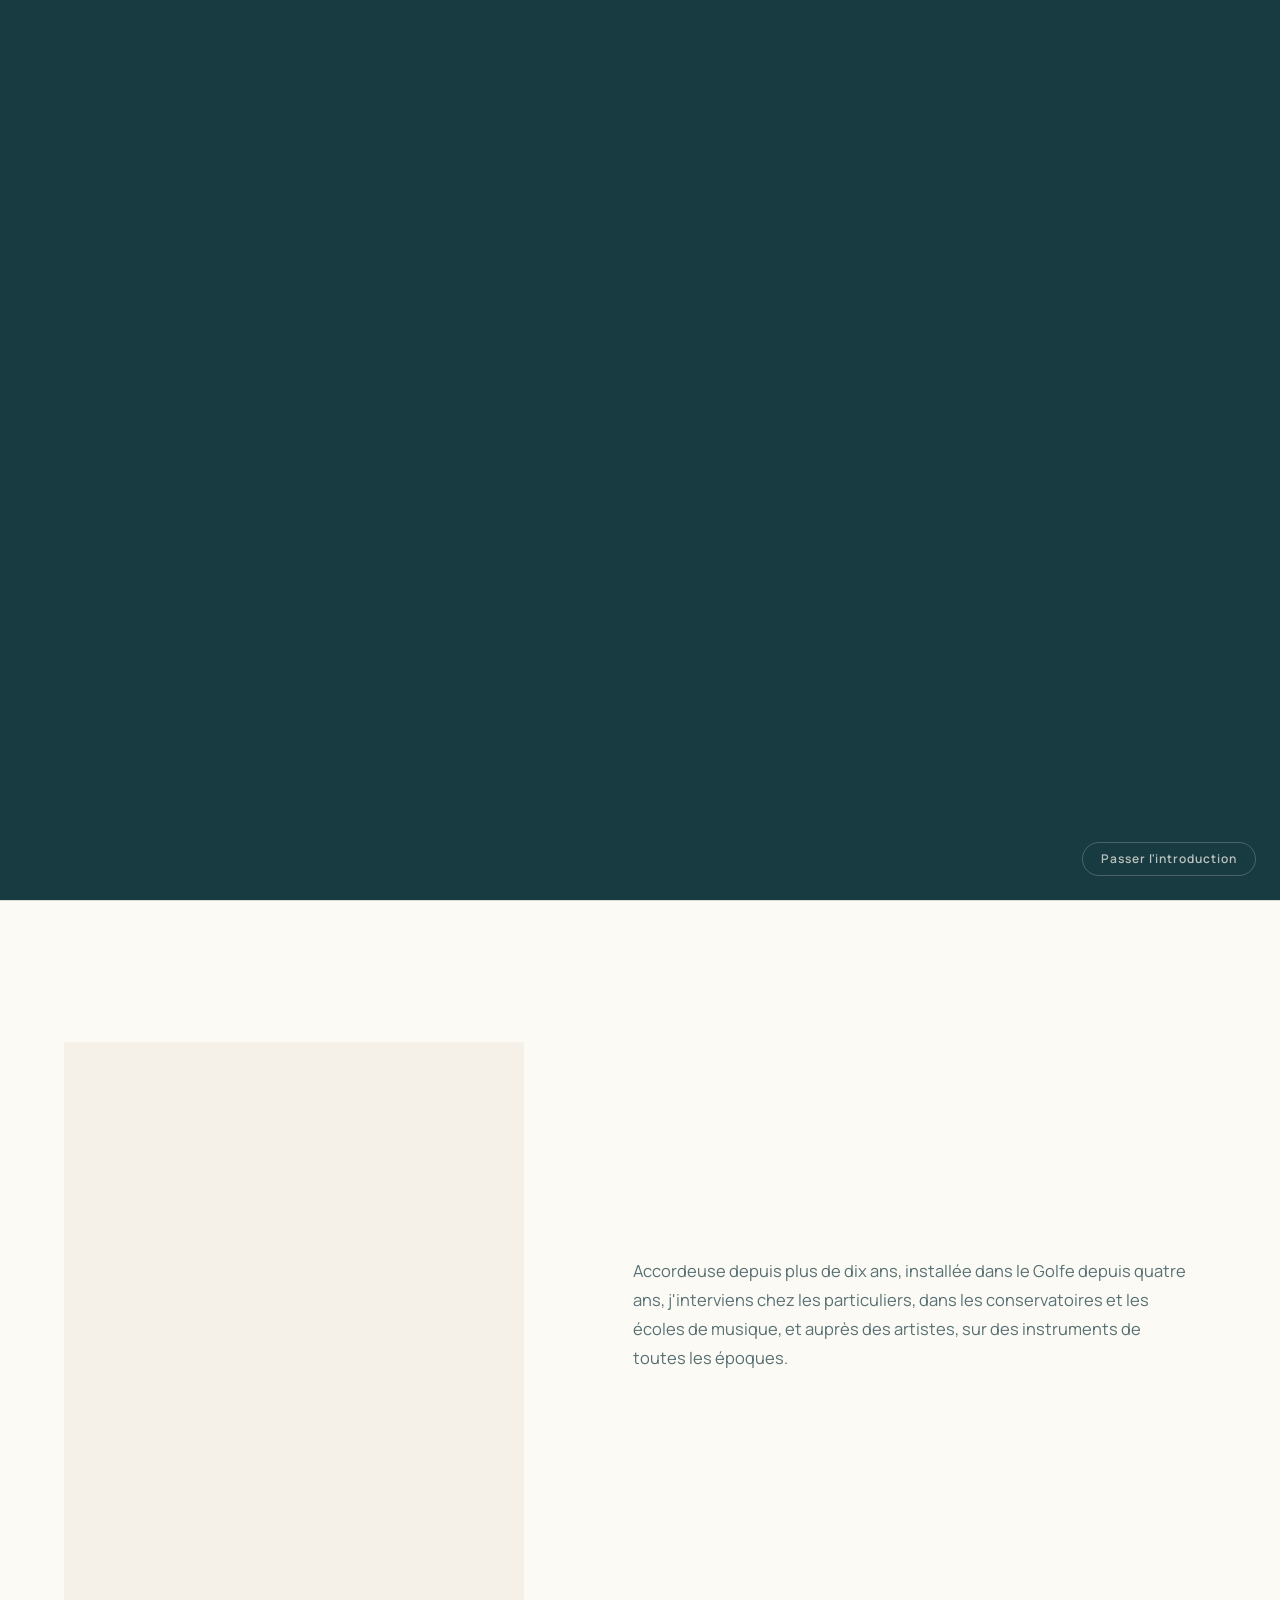
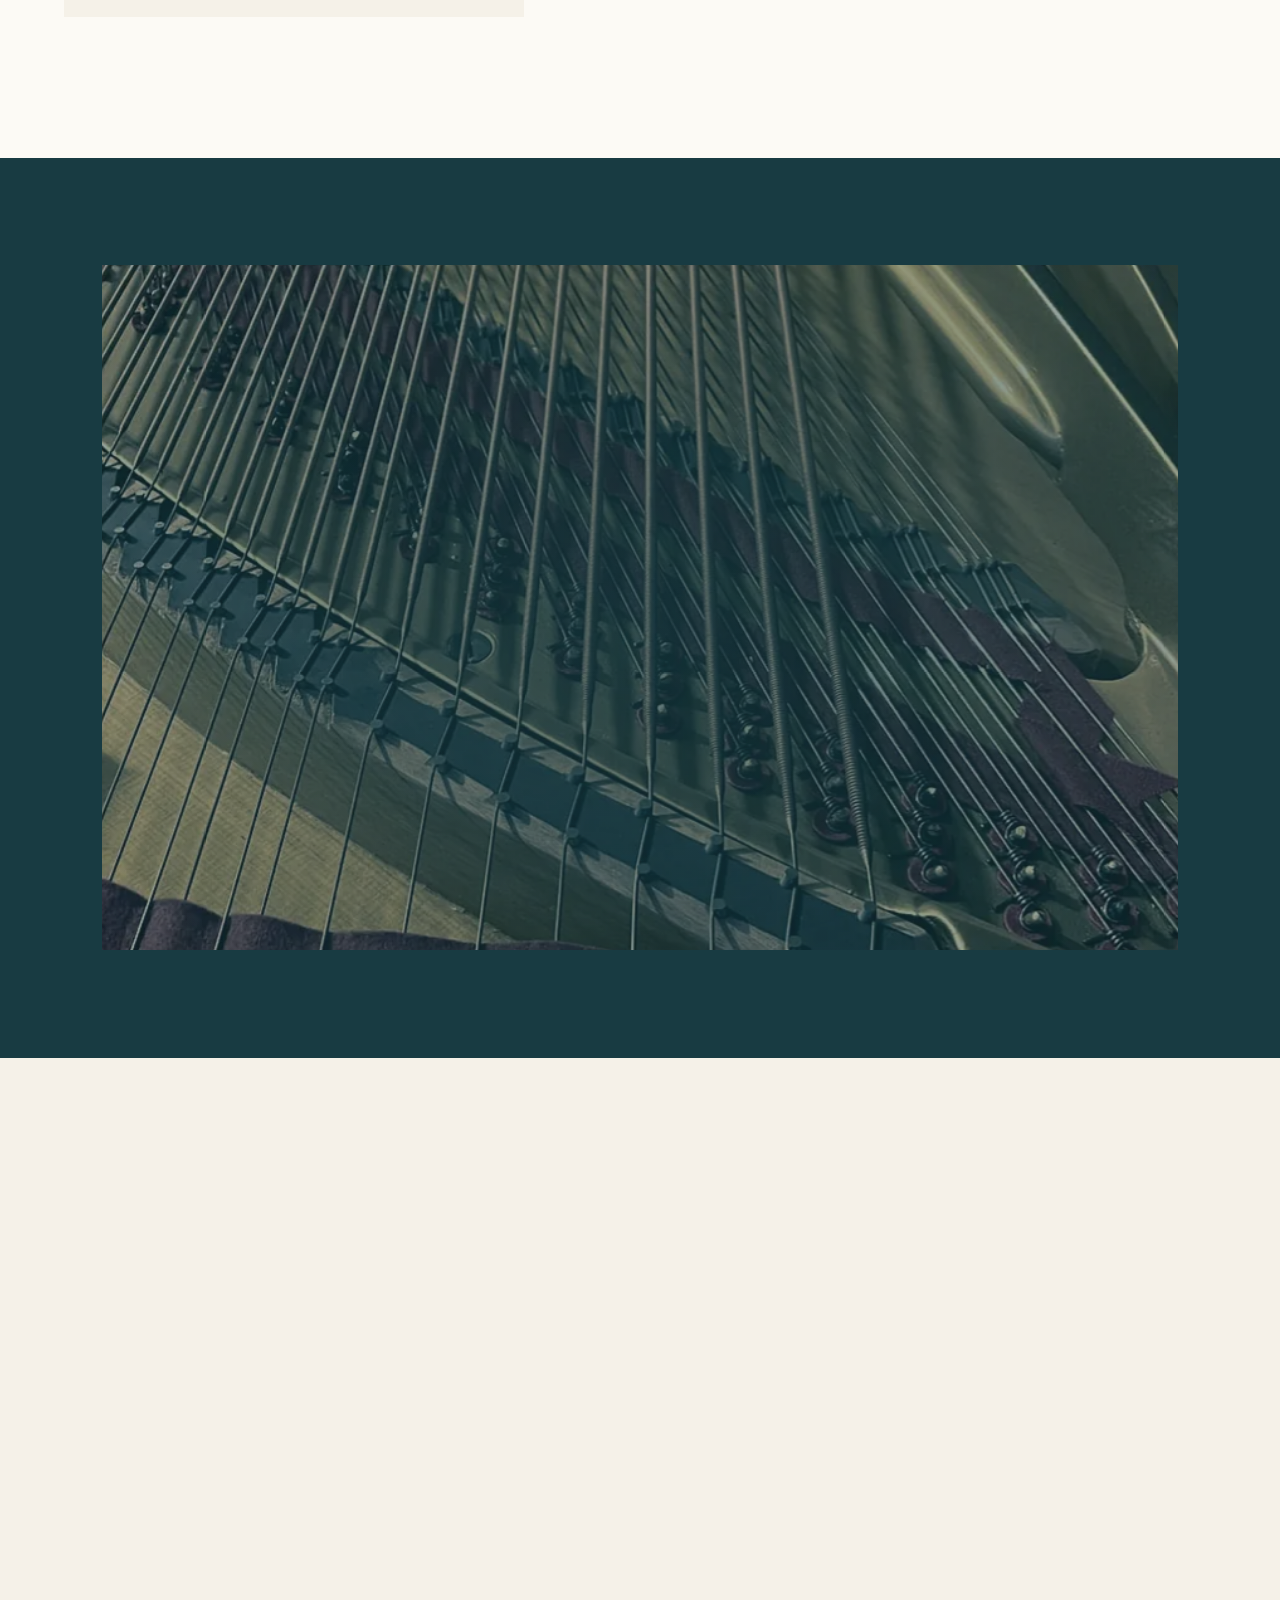
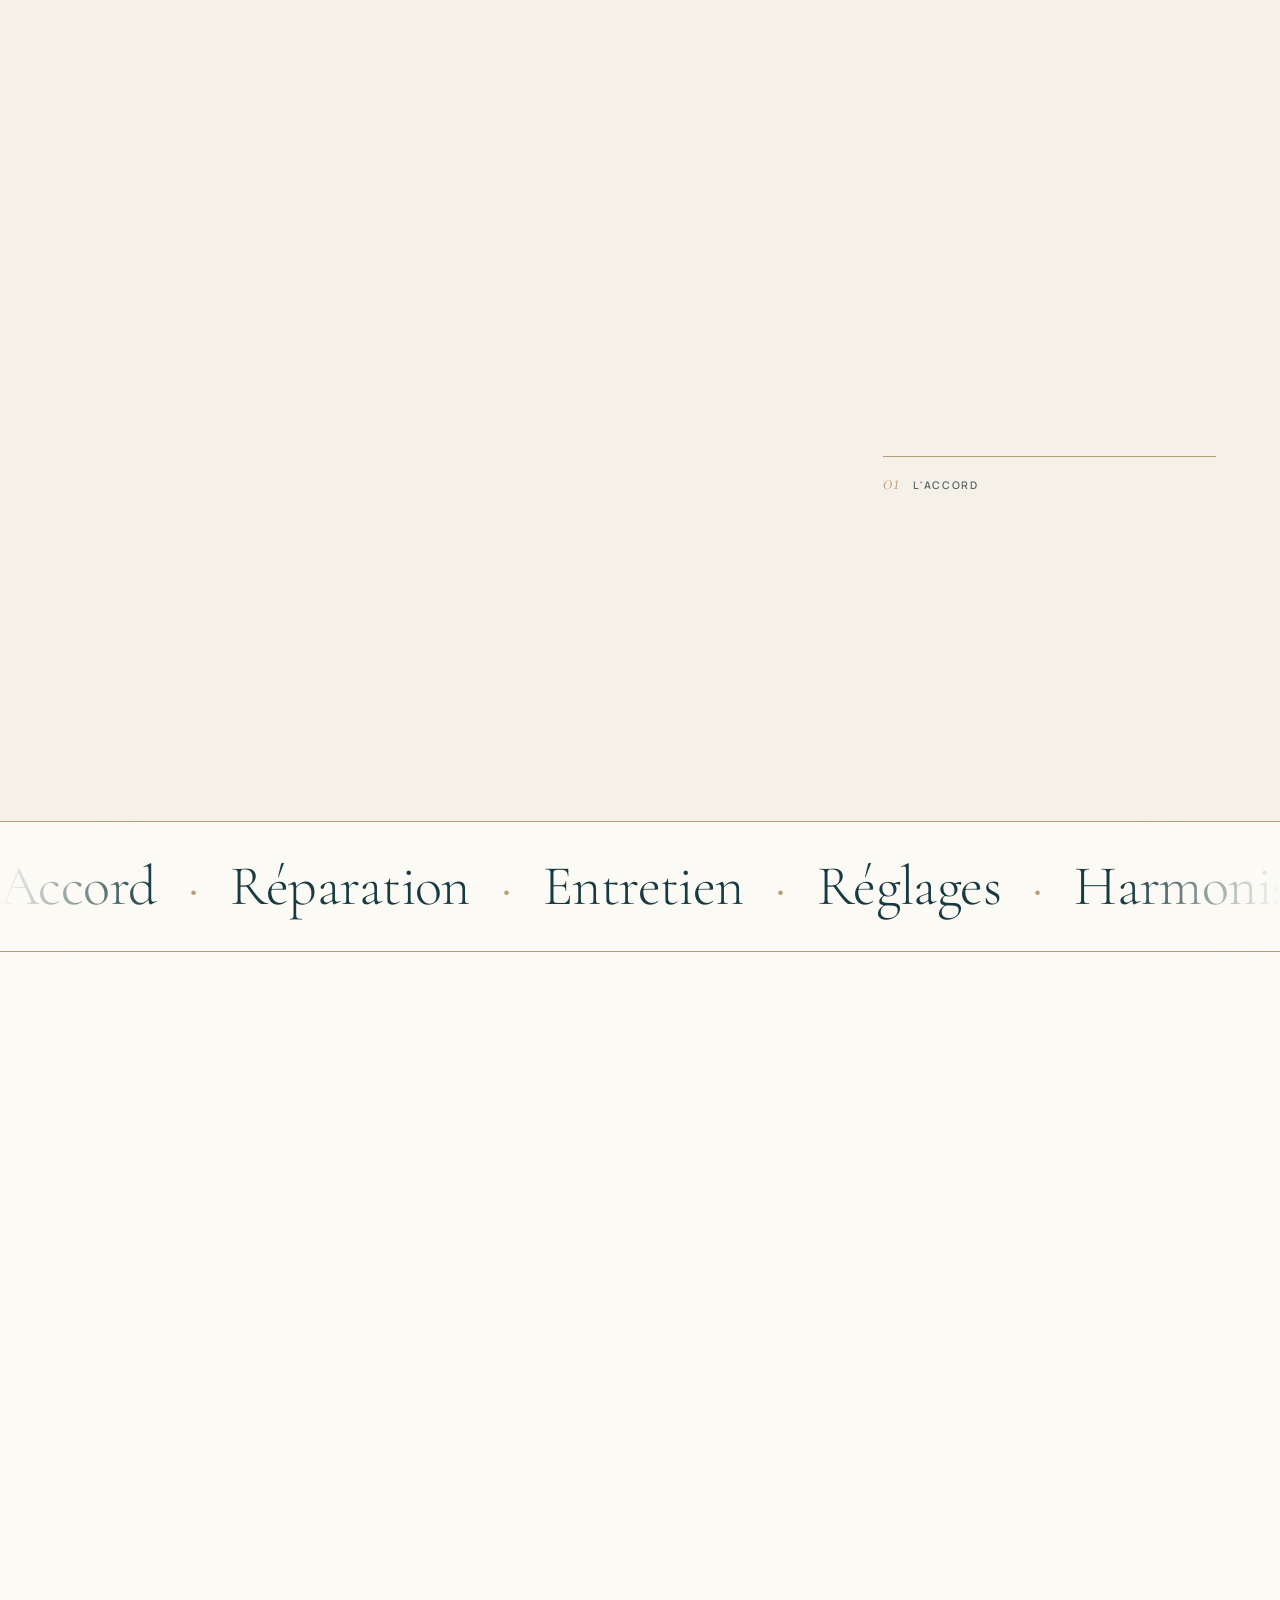
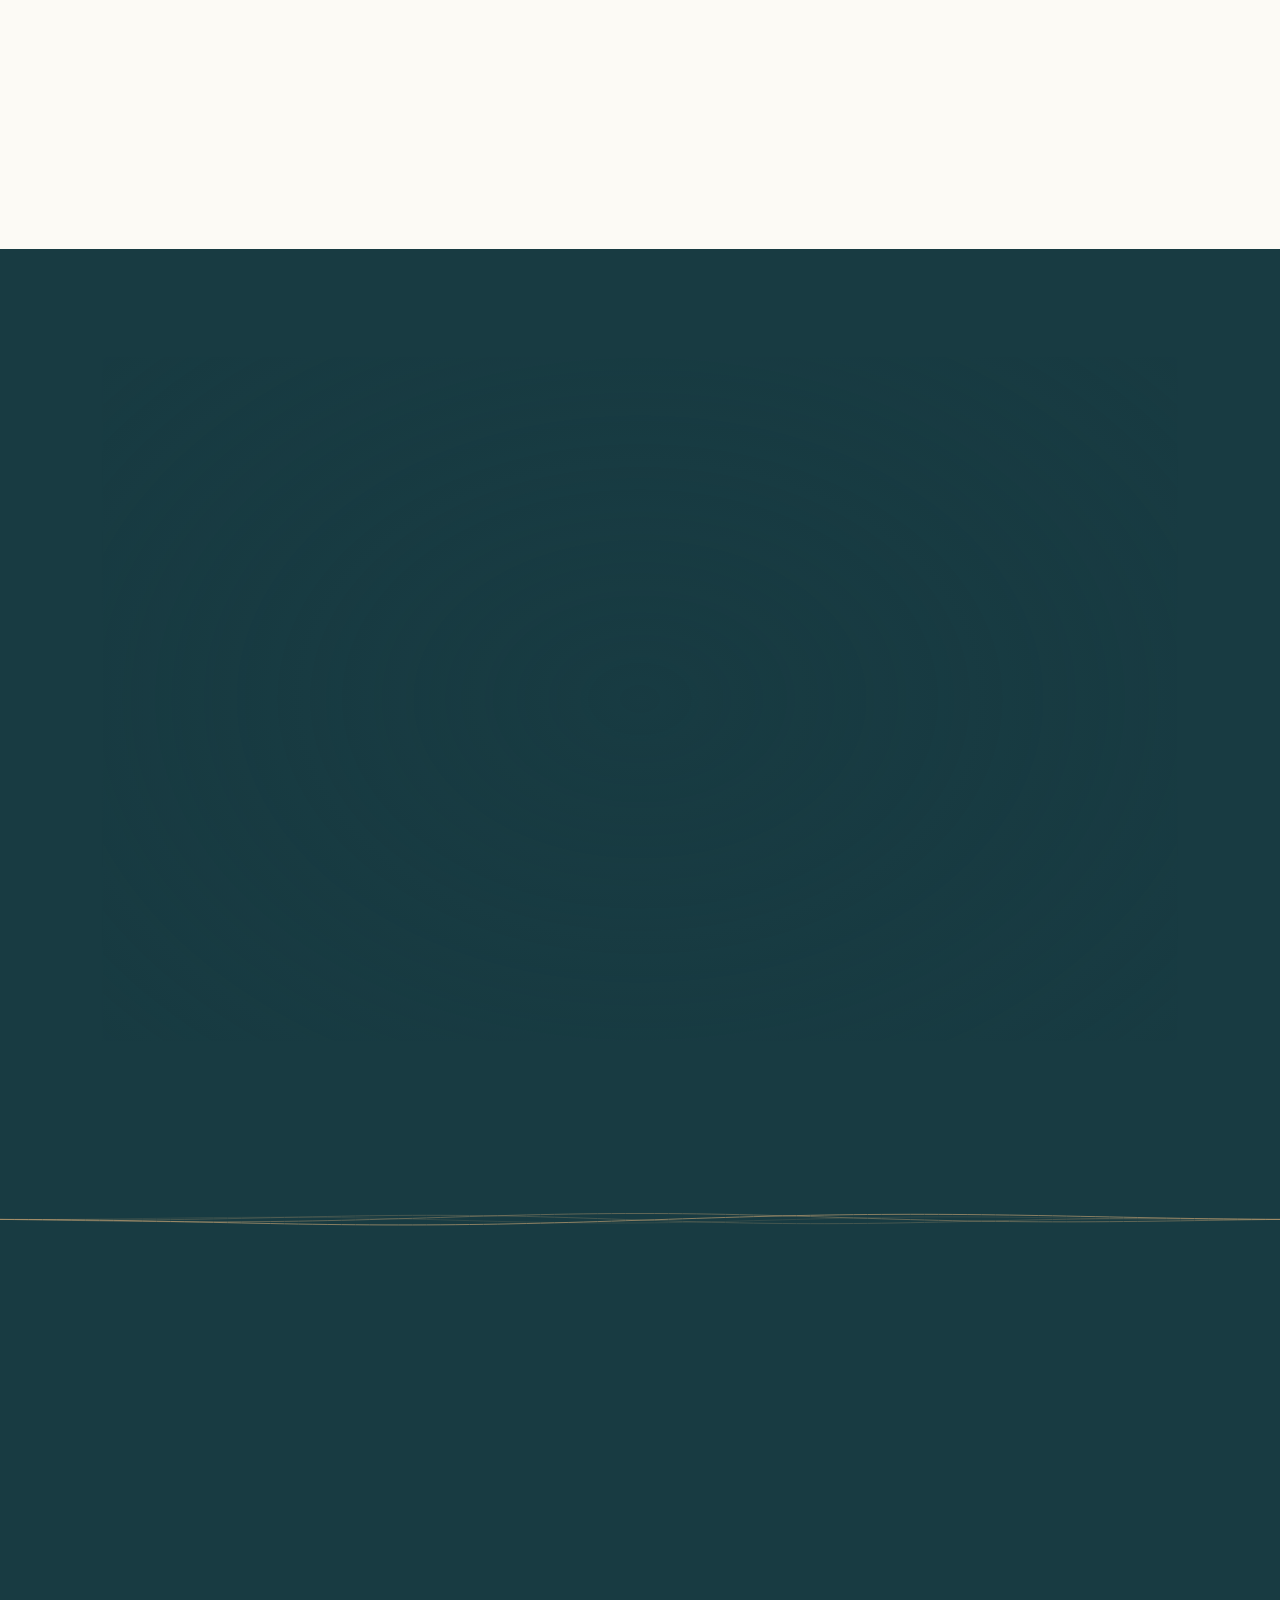
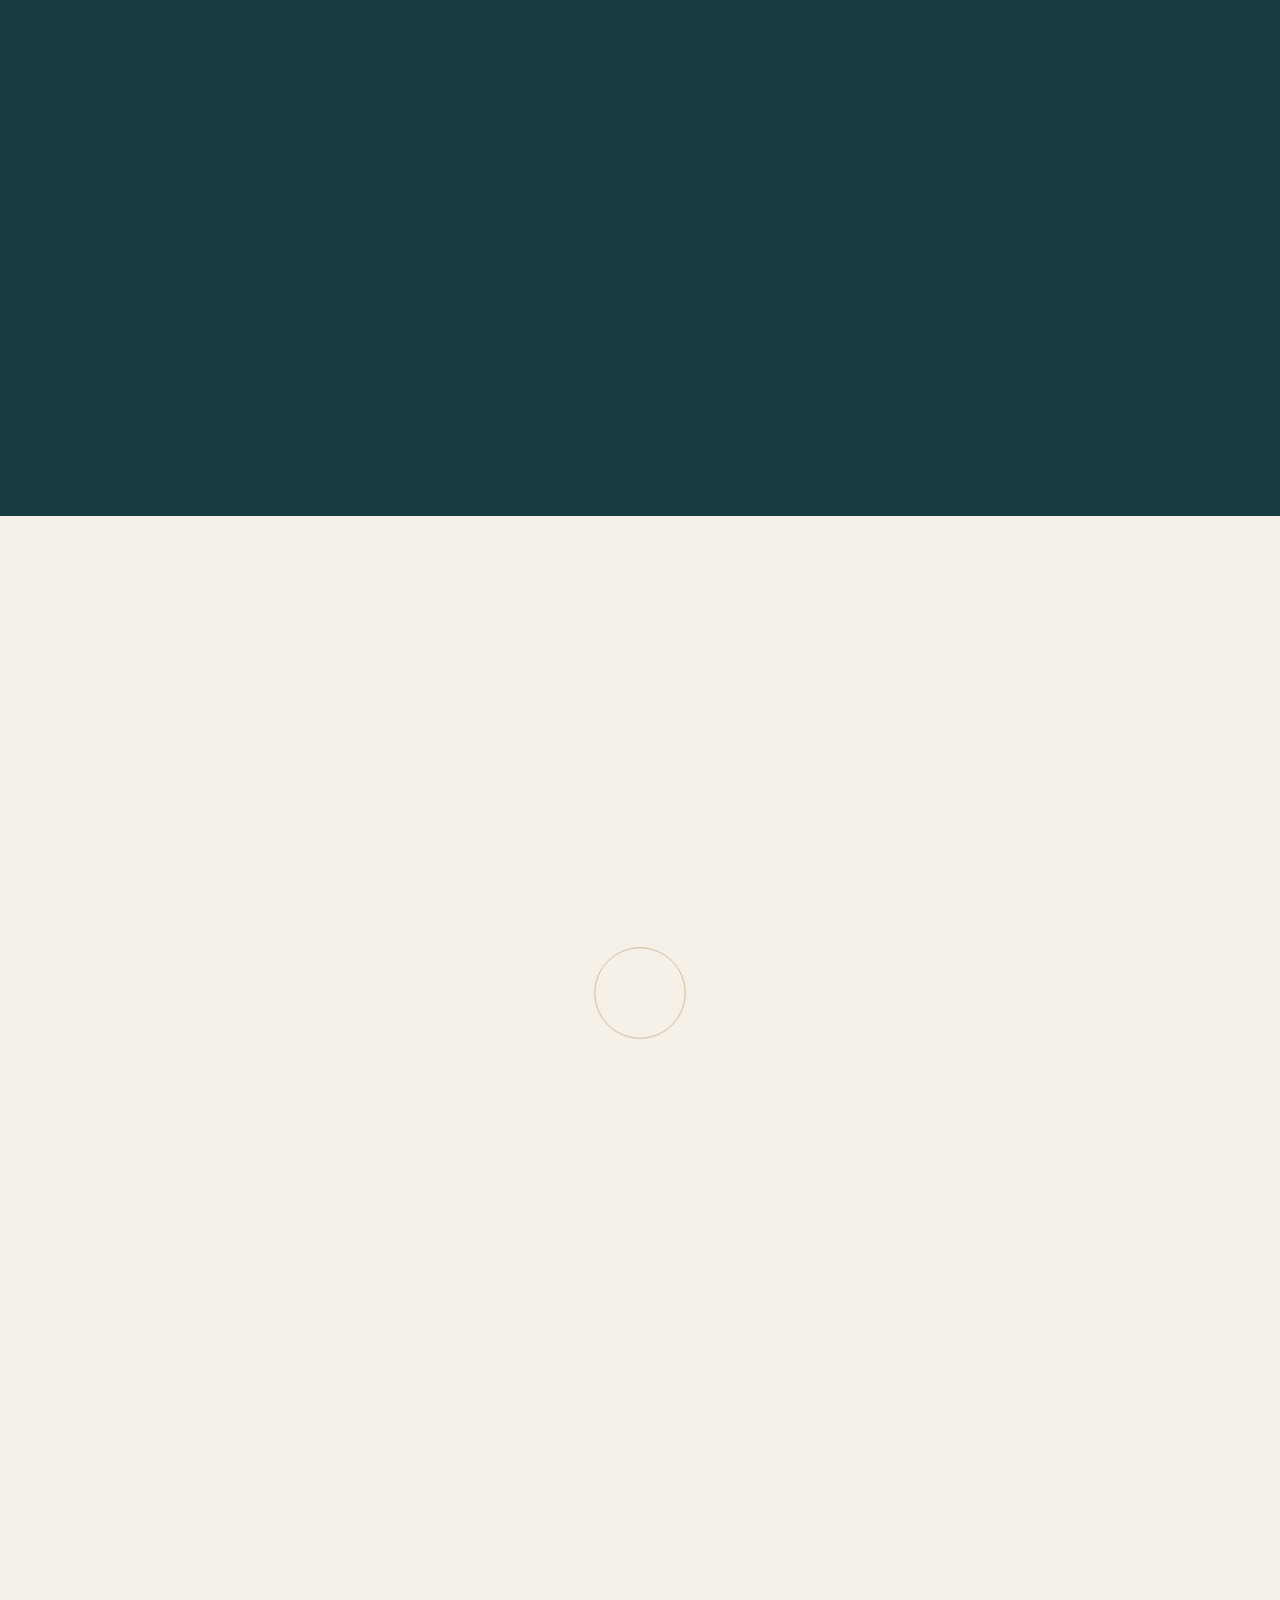
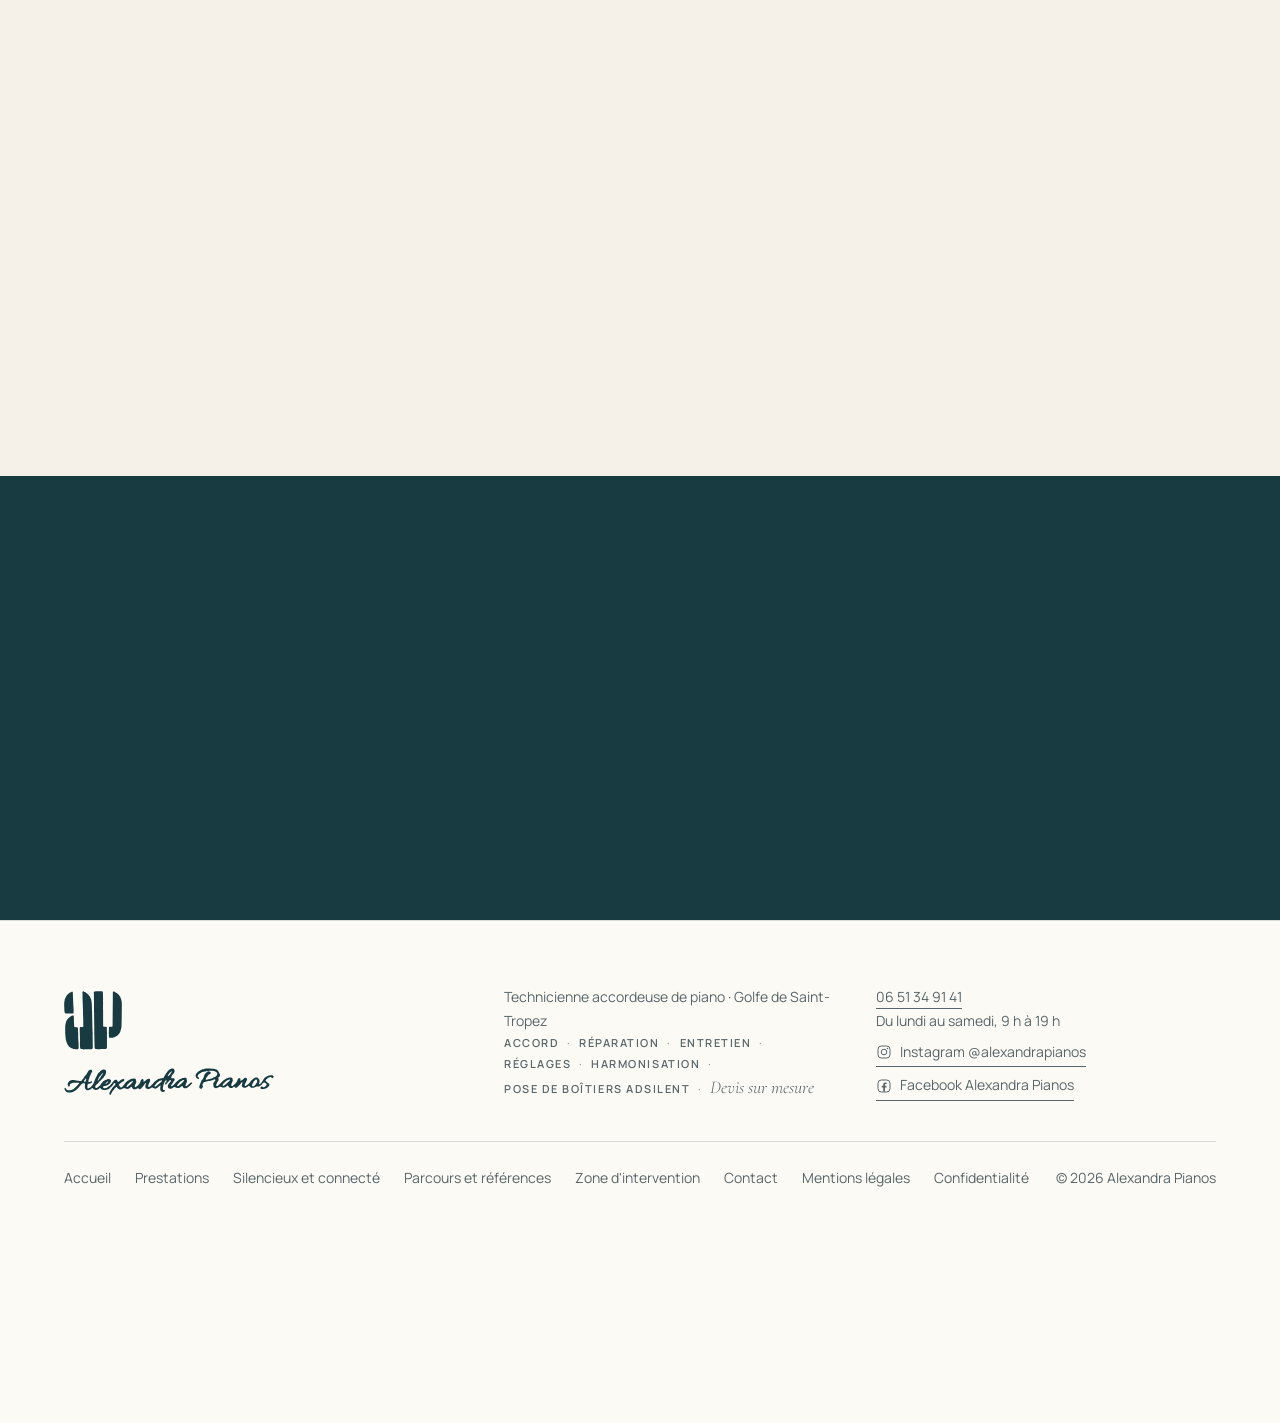
<file: version-plein-ecran.html>
<!doctype html>
<html lang="fr"><head><meta charset="utf-8"><meta name="robots" content="noindex, nofollow">
<meta http-equiv="refresh" content="0; url=index.html"><link rel="canonical" href="index.html">
<title>Alexandra Pianos</title></head>
<body><p><a href="index.html">Accueil d'Alexandra Pianos</a></p></body></html>
</file>
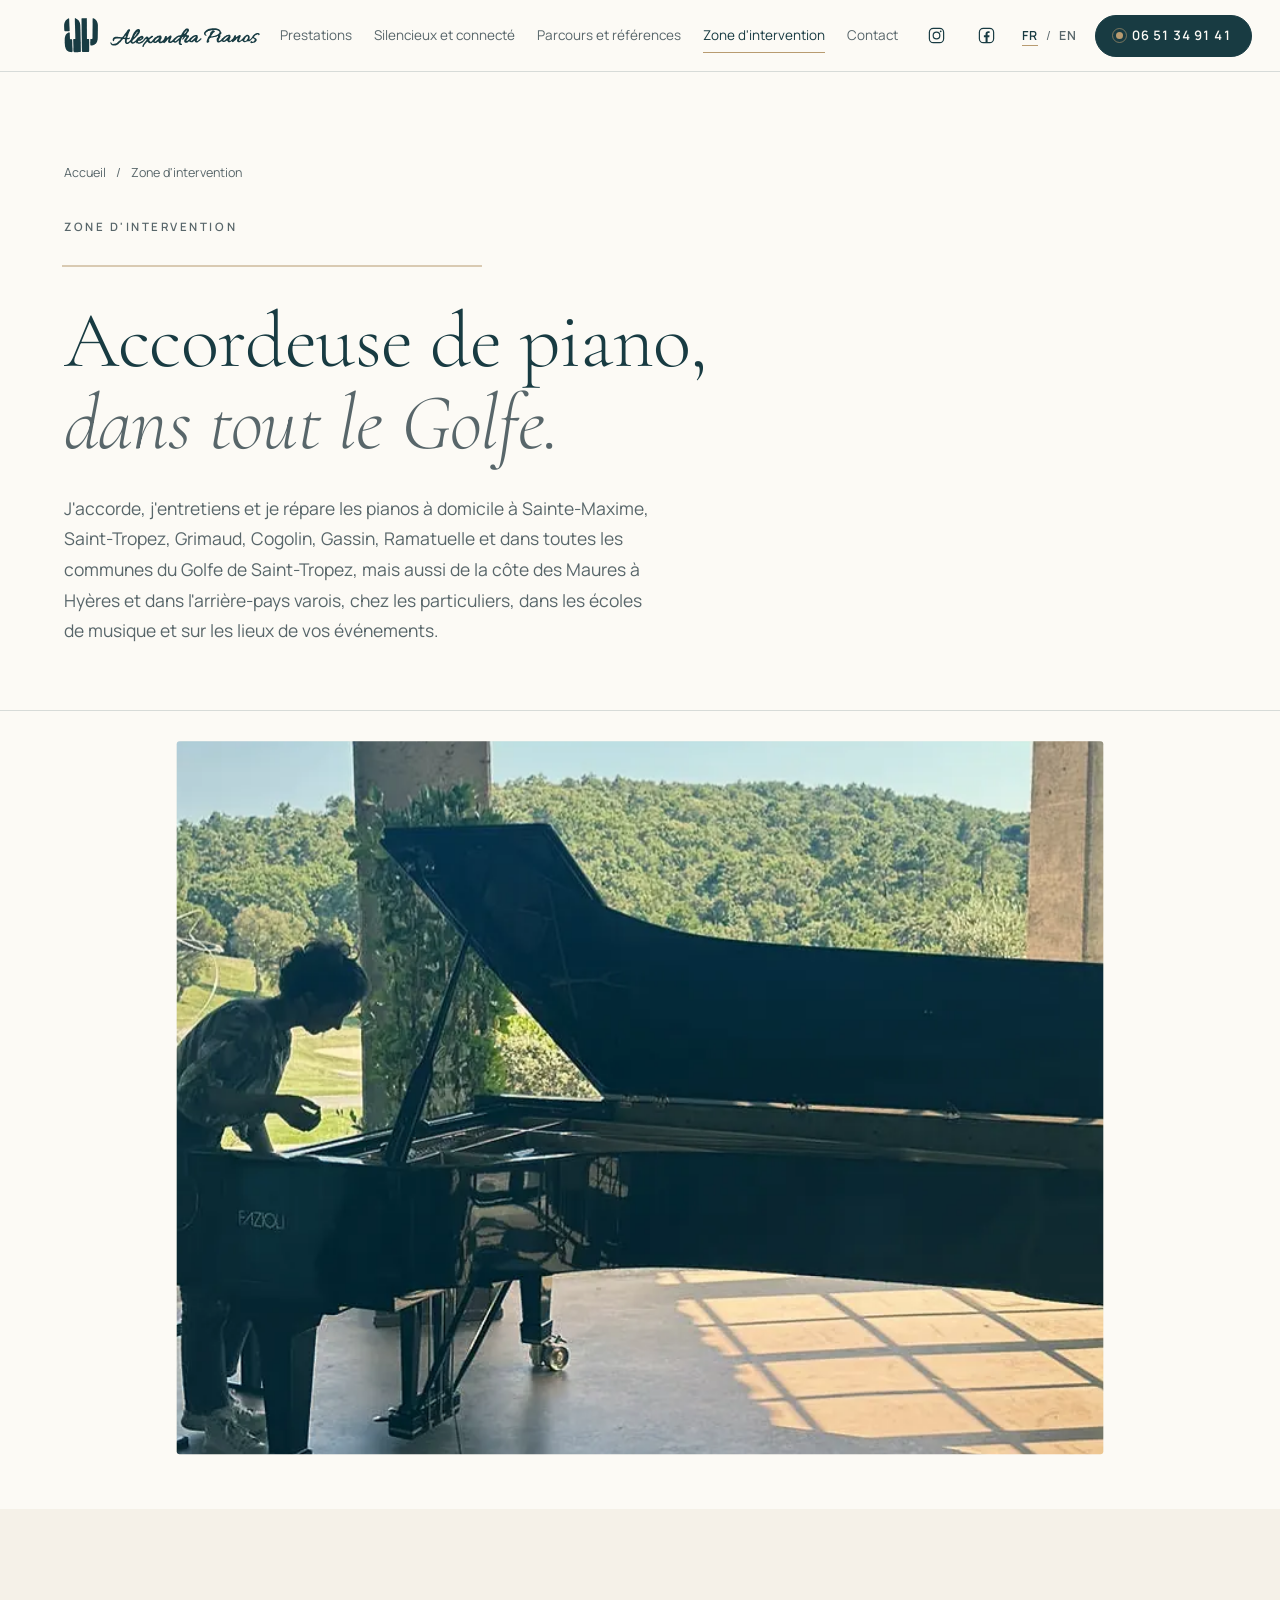
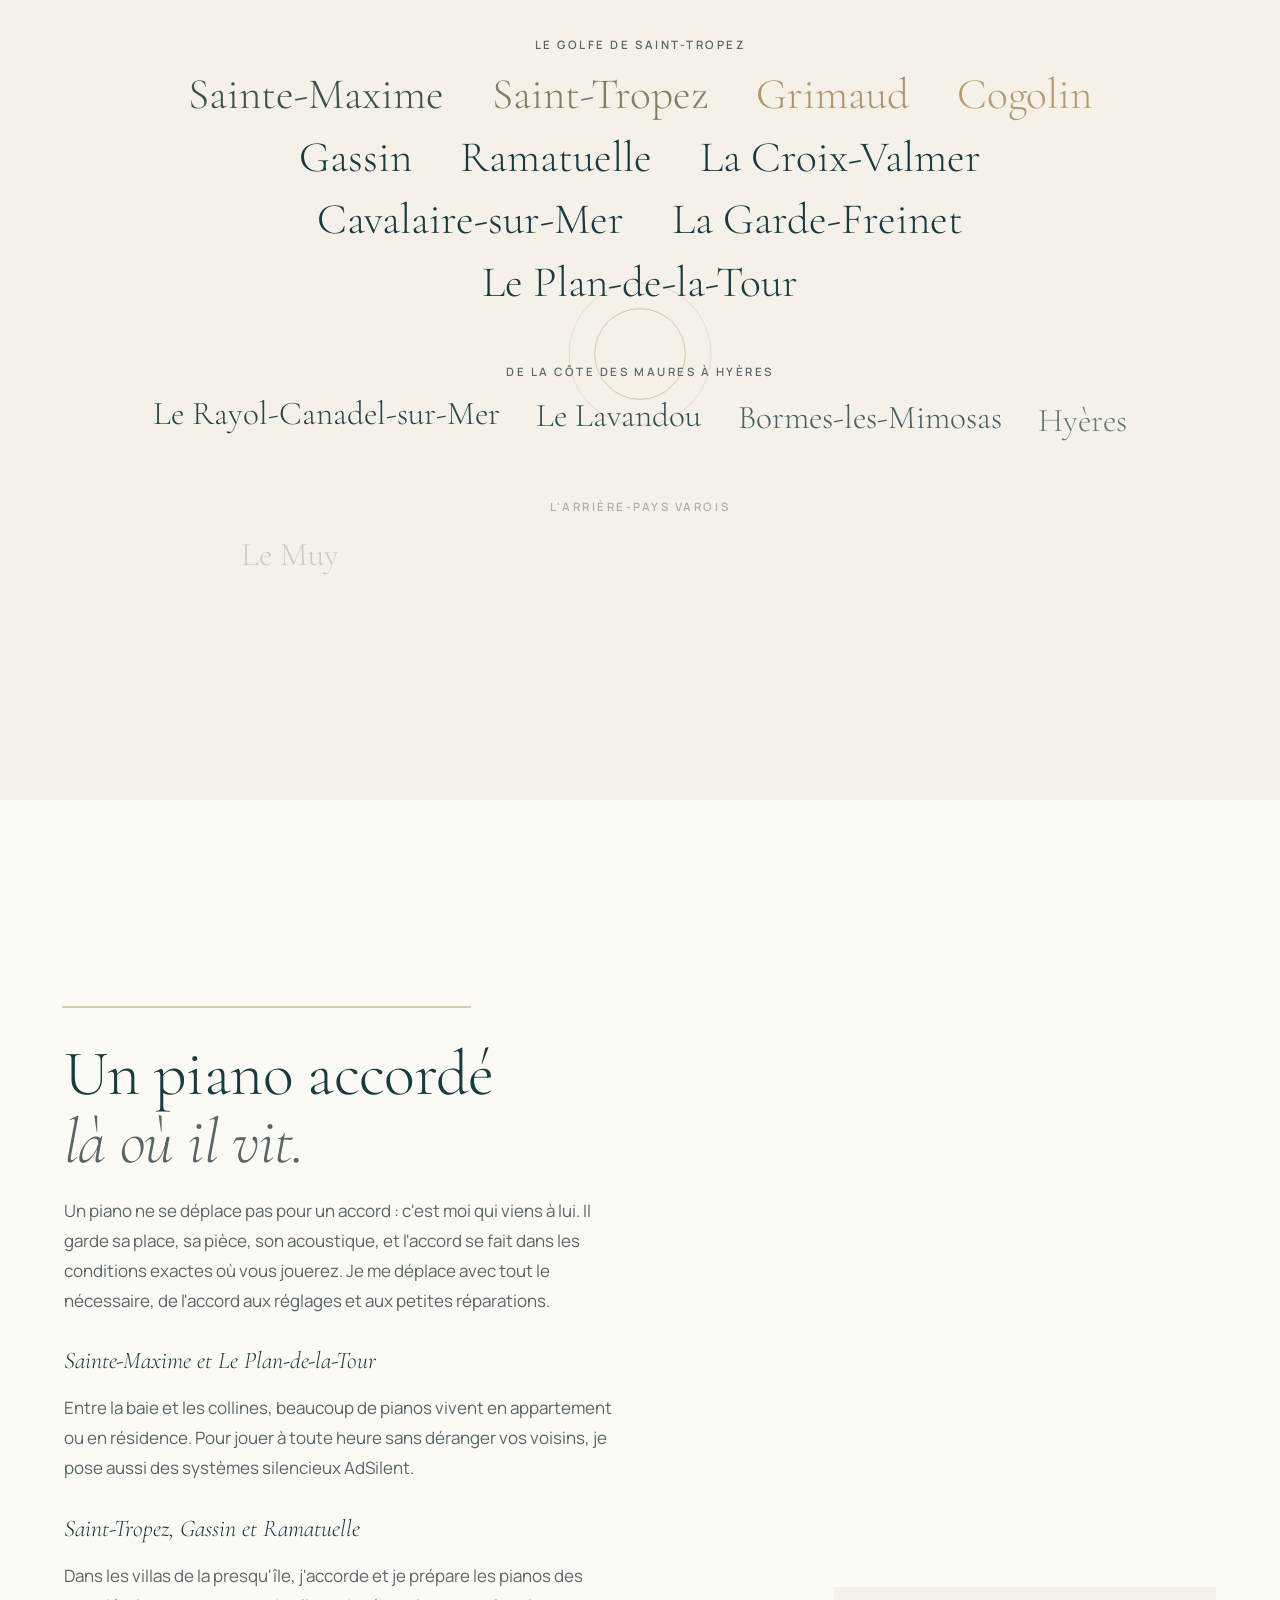
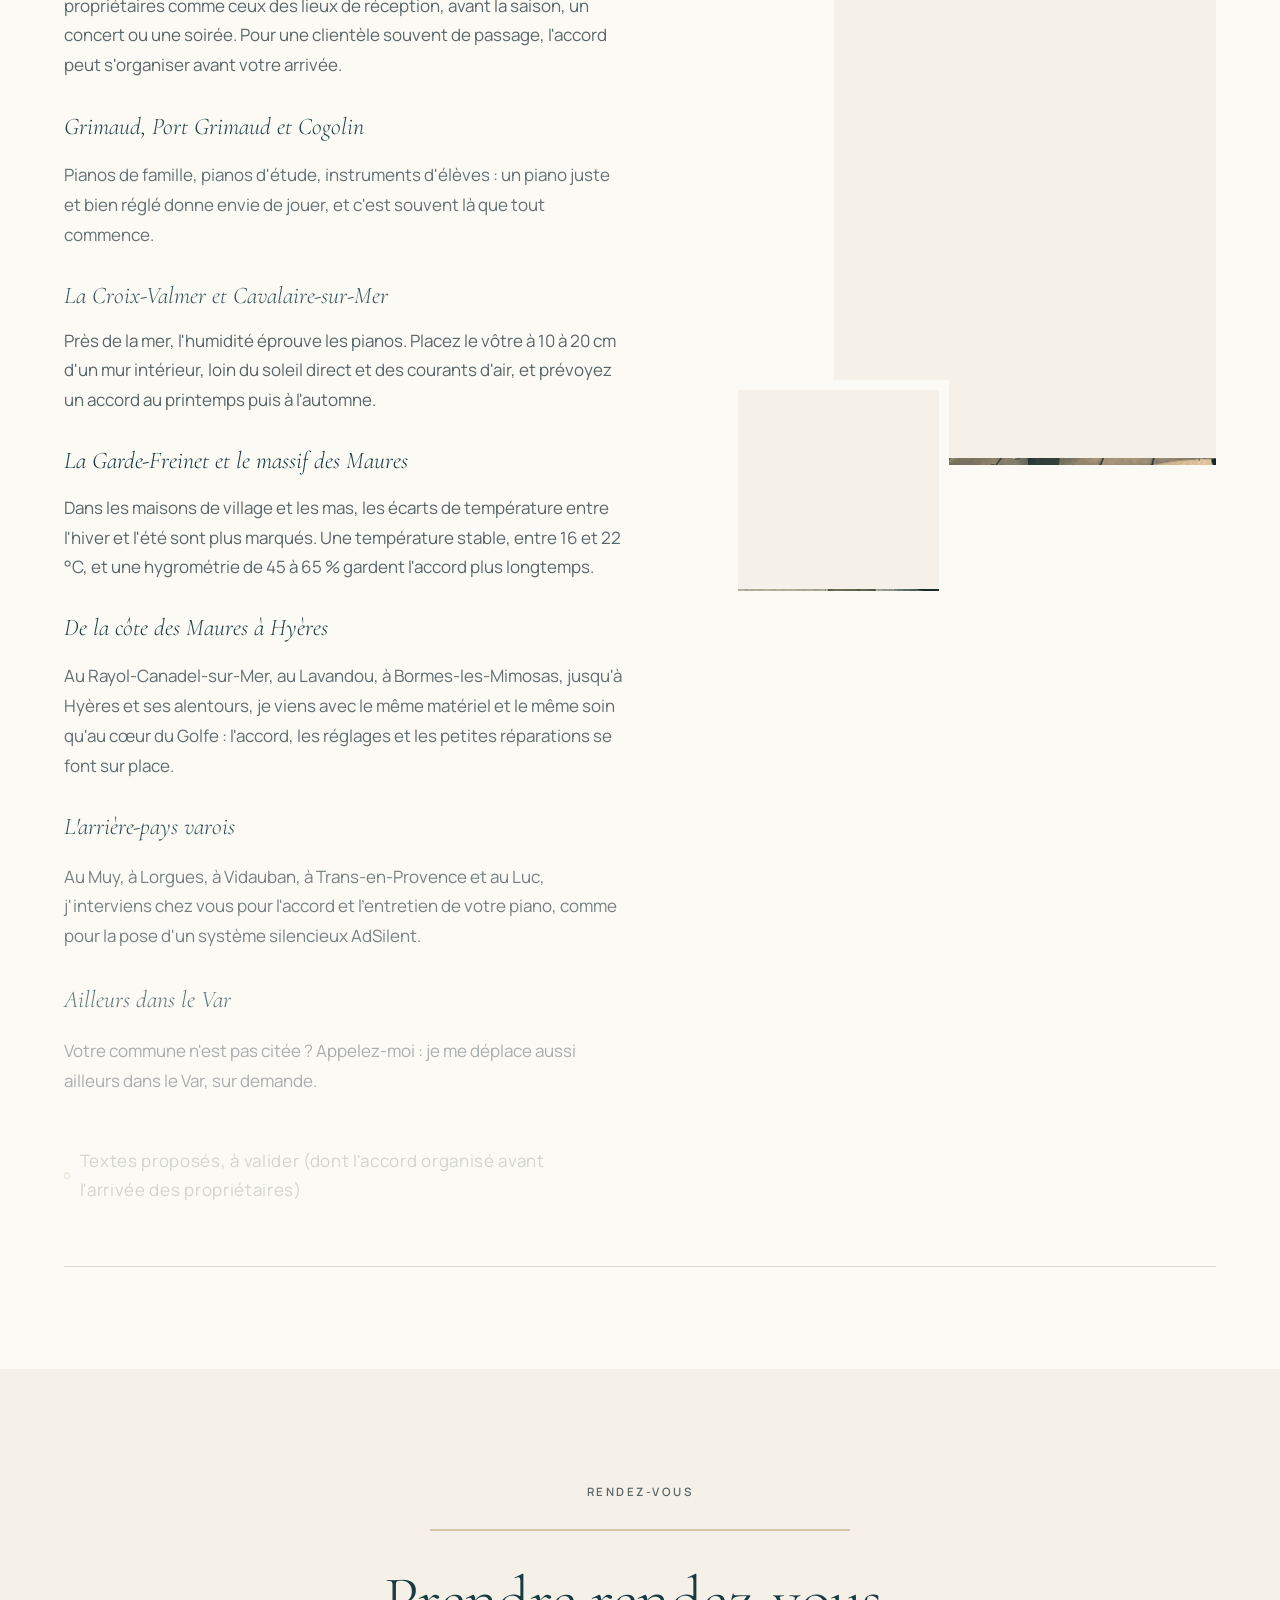
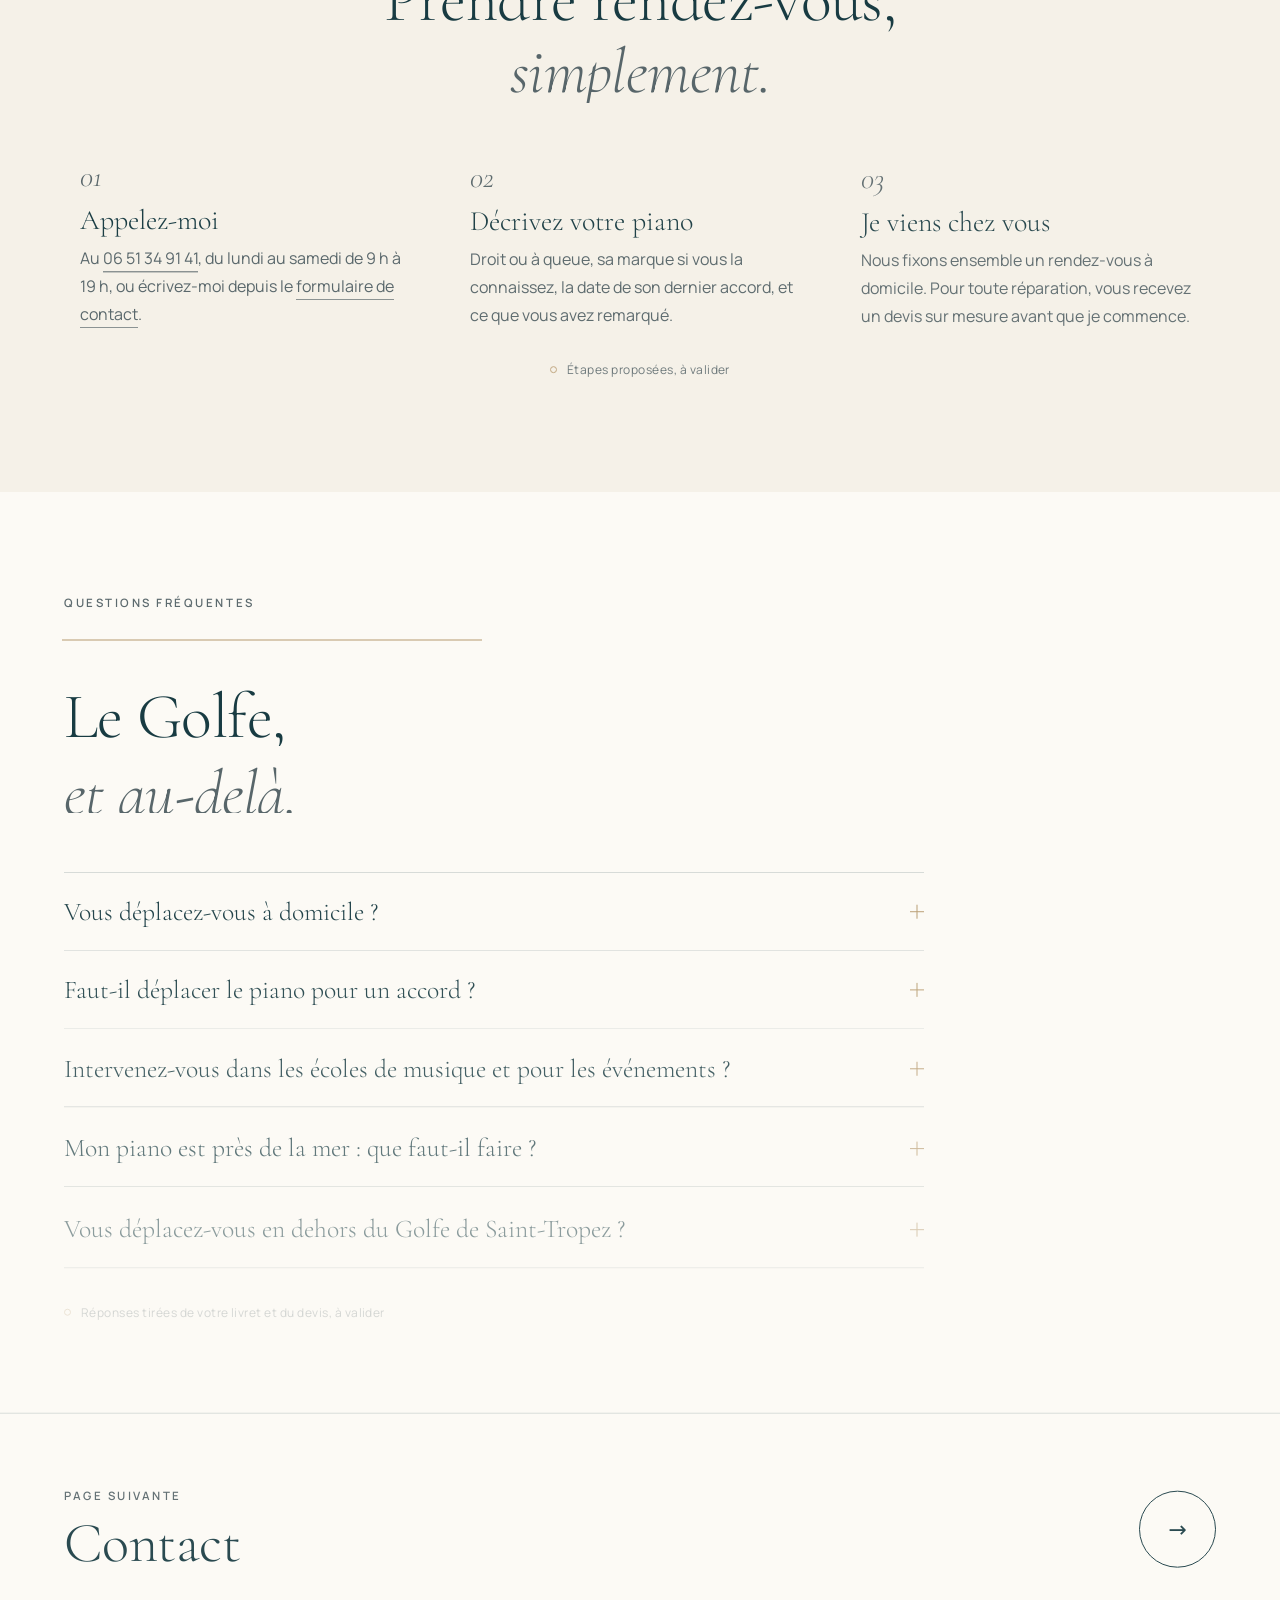
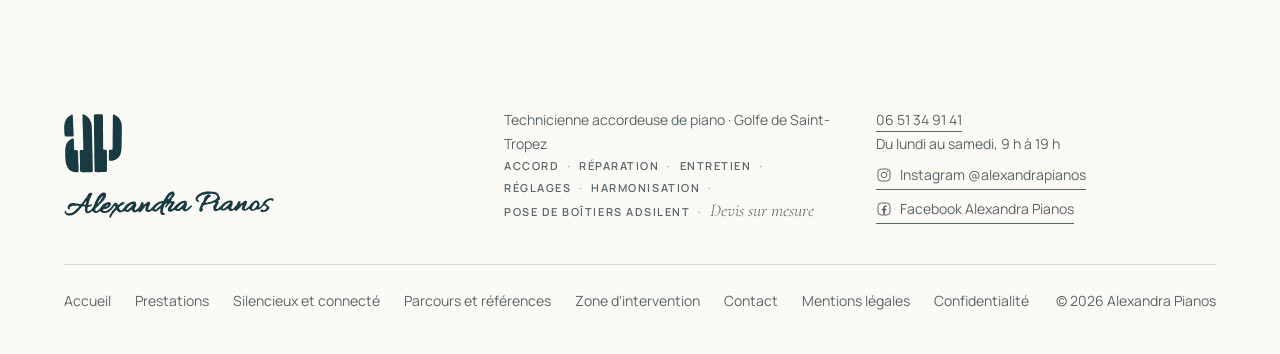
<file: zone-d-intervention.html>
<!doctype html>
<html lang="fr" class="no-js" data-palette="petrol" data-typo="classique" data-page="zone">
<head>
<meta charset="utf-8">
<meta name="viewport" content="width=device-width, initial-scale=1">
<meta name="robots" content="noindex, nofollow">
<title>Accordeur de piano dans le Golfe de Saint-Tropez · Communes desservies</title>
<meta name="description" content="Accordeuse de piano à domicile dans le Golfe de Saint-Tropez, de la côte des Maures à Hyères et dans l'arrière-pays varois : accord, entretien.">
<link rel="canonical" href="https://www.alexandrapianos.com/zone-d-intervention.html">
<meta property="og:type" content="website">
<meta property="og:locale" content="fr_FR">
<meta property="og:site_name" content="Alexandra Pianos">
<meta property="og:title" content="Accordeur de piano dans le Golfe de Saint-Tropez · Communes desservies">
<meta property="og:description" content="Accordeuse de piano à domicile dans le Golfe de Saint-Tropez, de la côte des Maures à Hyères et dans l'arrière-pays varois : accord, entretien.">
<meta property="og:url" content="https://www.alexandrapianos.com/zone-d-intervention.html">
<meta property="og:image" content="https://www.alexandrapianos.com/assets/img/accord-piano-a-queue.webp">
<meta name="theme-color" content="#183B42">
<link rel="icon" href="favicon.svg" type="image/svg+xml">
<link rel="preload" href="assets/fonts/CormorantGaramond-Light.woff2" as="font" type="font/woff2" crossorigin>
<link rel="preload" href="assets/fonts/manrope-400-normal.woff2" as="font" type="font/woff2" crossorigin>
<link rel="stylesheet" href="assets/css/style.css">
<script src="assets/js/early.js"></script>
<script type="application/ld+json">{"@context":"https://schema.org","@graph":[{"@type":"FAQPage","mainEntity":[{"@type":"Question","name":"Vous déplacez-vous à domicile ?","acceptedAnswer":{"@type":"Answer","text":"Oui. J'accorde, j'entretiens et je répare les pianos chez vous, dans tout le Golfe de Saint-Tropez, de la côte des Maures à Hyères et dans l'arrière-pays varois."}},{"@type":"Question","name":"Faut-il déplacer le piano pour un accord ?","acceptedAnswer":{"@type":"Answer","text":"Non. L'accord se fait sur place, là où le piano vit : il garde sa pièce et son acoustique, et il est accordé dans les conditions où vous jouerez."}},{"@type":"Question","name":"Intervenez-vous dans les écoles de musique et pour les événements ?","acceptedAnswer":{"@type":"Answer","text":"Oui. J'interviens auprès des écoles de musique, des conservatoires et des artistes, et je prépare les pianos pour les concerts, les enregistrements et les réceptions."}},{"@type":"Question","name":"Mon piano est près de la mer : que faut-il faire ?","acceptedAnswer":{"@type":"Answer","text":"Un piano est sensible aux variations de température et d'humidité. Placez-le à 10 à 20 cm d'un mur intérieur, loin du soleil direct et des courants d'air, maintenez une hygrométrie de 45 à 65 %, et faites-le accorder une à deux fois par an, au printemps et à l'automne."}},{"@type":"Question","name":"Vous déplacez-vous en dehors du Golfe de Saint-Tropez ?","acceptedAnswer":{"@type":"Answer","text":"Oui : du Rayol-Canadel-sur-Mer à Hyères (Le Lavandou, Bormes-les-Mimosas), dans l'arrière-pays varois (Le Muy, Lorgues, Vidauban, Trans-en-Provence, Le Luc), et ailleurs dans le Var sur demande. Appelez le 06 51 34 91 41 pour en parler."}}]},{"@type":"BreadcrumbList","itemListElement":[{"@type":"ListItem","position":1,"name":"Accueil","item":"https://www.alexandrapianos.com/"},{"@type":"ListItem","position":2,"name":"Zone d'intervention","item":"https://www.alexandrapianos.com/zone-d-intervention.html"}]}]}</script>
</head>
<body>
<a class="aller-au-contenu" href="#contenu">Aller au contenu</a>
<svg class="defs" width="0" height="0" aria-hidden="true" focusable="false"><defs>
<path id="logo-mono" fill-rule="evenodd" d="M 942.9 32.5 C 942.2 33.2, 867.7 34.4, 842 34.1 C 828.2 33.9, 816.8 34.3, 812.5 35 C 808.6 35.6, 799.8 36.5, 792.9 36.9 C 778.4 37.7, 772.6 39.9, 765.2 47.1 C 758.5 53.8, 757.8 59.2, 759.8 88 C 760.6 99, 761 131, 761.1 174.5 C 761.1 212.4, 761.6 246, 762.1 249 C 762.6 252, 763.2 297, 763.6 349 C 764.7 532.6, 764.9 555.6, 765.9 561.5 C 766.4 565.3, 766.4 576.1, 765.8 590.5 C 765.3 603.1, 765.2 625.2, 765.5 639.5 C 766.3 668.9, 766.9 711.3, 767.5 795.3 C 767.7 832.2, 768.3 855.7, 769 860.3 C 769.8 865.1, 770.1 882, 770 910.5 C 769.9 934.1, 769.9 960.9, 770 970 C 770.1 979.1, 770.2 992.4, 770.2 999.5 C 769.9 1053.7, 770.2 1086.4, 771 1091.7 C 771.6 1095.2, 772.2 1131.4, 772.5 1172.7 C 772.9 1244.6, 774.1 1291.8, 775.6 1294.1 C 775.9 1294.7, 776.2 1319.8, 776.2 1349.9 L 776.2 1404.5 779 1418.4 C 780.9 1427.6, 782.7 1433.5, 784.3 1435.9 C 785.6 1437.9, 787.9 1441.4, 789.4 1443.8 C 792.5 1448.8, 796.1 1451.2, 804.9 1454.1 C 811.1 1456.2, 812.7 1456.3, 863.3 1456.1 C 891.8 1456, 915.6 1455.7, 916.1 1455.4 C 916.6 1455.2, 945.7 1454.7, 980.7 1454.4 C 1050.5 1453.9, 1050.9 1453.8, 1062.2 1447.8 C 1077.7 1439.6, 1083.7 1422.5, 1082 1392.1 C 1081.6 1385.8, 1081.6 1379, 1082 1377 C 1082.5 1374.2, 1082.3 1279, 1081.6 1190 C 1081.6 1181.5, 1081.8 1172.5, 1082.1 1170 C 1082.5 1167.5, 1082.4 1155.6, 1081.9 1143.5 C 1081.3 1128.7, 1081.3 1113.5, 1082.1 1097 C 1084.3 1049.3, 1084.3 1043.3, 1081.8 1027.2 C 1079.8 1013.9, 1079.6 1008.6, 1079.4 973 C 1079.3 925, 1078.7 920.4, 1072.6 914.5 C 1065.7 907.8, 1062.4 907.2, 1033.2 907.6 C 1013.1 907.9, 1007.2 907.7, 1004.5 906.6 C 1000.7 905, 991 897.6, 989.6 895.3 C 988.8 893.7, 988.6 878.6, 987.5 711 C 987.2 664.5, 986.8 616.1, 986.7 603.5 C 986.6 590.9, 986.6 570.8, 986.7 559 C 986.8 547.2, 986.6 517.9, 986.3 494 C 985.8 456.4, 985.7 352.3, 986.1 336 C 986.2 333, 985.9 321.3, 985.6 310 C 984.5 276.7, 984.6 251.2, 986 242.7 C 987.3 234.6, 986.9 220.1, 984.9 201 C 984.3 195.8, 983.7 162.3, 983.5 126.5 C 982.9 43.3, 983.1 44.7, 970.5 37.9 C 962.4 33.5, 945.2 30.1, 942.9 32.5 M 488.7 37.4 C 478.9 41.1, 474.8 55.9, 479.4 71.6 C 480.4 74.7, 481 81.6, 481.1 90.5 C 481.3 115.4, 481.4 137.3, 481.3 146.5 C 480.8 183.8, 480.9 201.3, 482 220 C 482.7 231.8, 483.5 258.6, 483.9 279.5 C 484.2 300.4, 484.8 318, 485.2 318.5 C 486.7 320.9, 488.3 345.3, 488.6 372.5 C 489.2 423.2, 489.9 452, 490.9 470.9 C 491.5 481.1, 492 503.8, 492.1 521.5 C 492.1 539.1, 492.7 555.8, 493.2 558.5 C 493.8 561.5, 494.2 579.5, 494.2 603 C 494.1 634.1, 494.4 644, 495.5 649.8 C 496.4 653.8, 496.7 658.7, 496.4 660.8 C 496.1 662.9, 496.3 672.9, 497 683.1 C 498.4 705.6, 498.9 728.4, 499.4 799 C 499.6 829, 500.3 859.8, 500.9 867.5 C 504.2 910.8, 502.7 912.4, 457 912.5 C 424.4 912.7, 417.5 915.2, 413.9 928.2 C 412.3 934, 411.7 1006.3, 413.1 1014.5 C 413.7 1017.8, 414.4 1034.2, 414.6 1051 C 414.8 1067.8, 415.2 1086.7, 415.4 1093 C 415.7 1099.3, 416.1 1113, 416.4 1123.5 C 416.7 1134, 417.6 1159.4, 418.5 1180 C 419.3 1200.6, 419.8 1220.1, 419.4 1223.4 C 419.1 1226.6, 419.4 1233.5, 420.1 1238.7 C 421.2 1247.1, 421.2 1249.5, 419.6 1258.9 C 416.7 1277.2, 417.5 1387.6, 420.7 1397.4 C 421.8 1400.9, 422.1 1404.2, 421.6 1409 C 420.2 1424, 429.6 1444.2, 441.9 1453 C 451.9 1460, 501.7 1465.4, 520.2 1461.4 C 527 1460, 578.1 1458.6, 609.5 1459.1 C 632.5 1459.5, 694.7 1457.3, 702 1455.9 C 712.7 1453.7, 717.6 1451.3, 723 1445.2 C 732.6 1434.4, 734.3 1426.6, 733.5 1395 C 733.2 1384.3, 732.8 1353.7, 732.5 1327 C 732.2 1300.3, 731.5 1276.2, 731 1273.5 C 730.3 1270.1, 730.3 1264.6, 730.9 1257 C 731.6 1249.7, 731.6 1239.2, 731 1228.1 C 730.5 1218.5, 730.3 1210.3, 730.6 1209.9 C 730.9 1209.4, 730.6 1194.5, 730 1176.8 C 728.4 1128.5, 728.4 1101.9, 730.2 1082 C 731.6 1066.8, 731.6 1063, 730.4 1053.5 C 727.6 1030.7, 727 1020.6, 726.5 989.5 C 726.2 971.9, 725.5 951.4, 725 944 C 724.5 936.6, 723.8 909.4, 723.4 883.5 C 722.8 838.2, 722.6 828, 721.4 797.5 C 720.2 765.1, 720.1 759.5, 720.1 738.8 C 720.2 726.8, 719.6 708, 718.9 697 C 717.9 681.3, 717.9 673.3, 718.8 659.8 C 719.7 645.4, 719.7 640.1, 718.4 628.5 C 717.6 620.8, 717 607.1, 717.1 598 C 717.1 588.9, 716.9 576.5, 716.5 570.5 C 716.2 564.5, 716.3 555.9, 716.7 551.4 C 717.3 546.1, 717.1 539.2, 716.3 531.4 C 714.1 509.7, 712.9 484, 711.9 434 C 711.4 406.8, 710.5 373.5, 710.1 360 C 709.3 337.4, 708.9 332.4, 706 315.5 C 705.5 312.2, 705 306.8, 705 303.5 C 705 300.1, 704.3 295, 703.5 292 C 702.7 289, 701.6 282.4, 701 277.5 C 700.5 272.6, 699.4 266.5, 698.5 264 C 697.6 261.5, 696.5 255.2, 696.1 250 C 695.3 240.7, 693.1 233.3, 689.1 226.4 C 688.1 224.7, 686.3 220.7, 685.1 217.4 C 683.9 214.2, 682 210, 680.9 208.1 C 679.8 206.2, 677.4 201, 675.6 196.4 C 673.7 191.9, 671 186.6, 669.6 184.7 C 668.2 182.8, 665.5 178, 663.7 173.9 C 659.6 164.4, 653.2 153.8, 646.8 145.2 C 644 141.5, 640.9 137.3, 640 135.8 C 639.1 134.2, 635.4 129.5, 631.9 125.3 C 613.7 103.4, 599.4 90.9, 574.4 75 C 569.6 72, 564.1 68.2, 562.1 66.7 C 556.7 62.4, 545.5 56, 538.7 53.4 C 535.4 52.1, 532 50.4, 531.1 49.6 C 530.2 48.8, 524.5 45.6, 518.5 42.5 C 506.1 36.1, 496.6 34.4, 488.7 37.4 M 1237.7 40.5 C 1233.6 41.9, 1229.5 45.2, 1227.7 48.5 C 1226.7 50.4, 1226.4 75.9, 1225.5 257 C 1225.3 292.5, 1224.9 336.1, 1224.5 354 C 1224.1 371.9, 1223.7 415.5, 1223.5 451 C 1223.3 486.5, 1222.7 518.1, 1222.2 521.2 C 1221.8 524.3, 1221.7 535.5, 1222 546.2 C 1222.7 565.9, 1222.4 611.3, 1221.4 659.5 C 1221 674.4, 1220.7 732.6, 1220.6 789 C 1220.5 901.3, 1220.9 893.5, 1214.1 898.9 C 1206.9 904.7, 1206 904.8, 1175.2 904.9 C 1143.1 905.1, 1142.9 905.1, 1136.2 912.4 C 1130 919.2, 1130.1 917.9, 1130 969.2 C 1129.9 1012.1, 1129.7 1017.3, 1127.9 1024.8 C 1125.7 1034.5, 1125.1 1083.6, 1127.1 1092 C 1128.5 1097.8, 1129.4 1120.4, 1129.1 1144.3 C 1128.9 1165.6, 1129.5 1168.1, 1135.8 1172.2 C 1142.7 1176.8, 1148 1178.3, 1156 1178.1 C 1195.1 1177.3, 1231.7 1173.2, 1240.8 1168.6 C 1242.3 1167.9, 1247.2 1166.5, 1251.6 1165.6 C 1259 1164.1, 1266.9 1161.1, 1286.2 1152.1 C 1289.9 1150.4, 1296.6 1146.6, 1301.2 1143.6 C 1305.8 1140.7, 1312.7 1136.7, 1316.5 1134.7 C 1320.3 1132.8, 1325.1 1129.5, 1327 1127.5 C 1328.9 1125.4, 1333 1121.9, 1336 1119.7 C 1346 1112.3, 1371 1087.8, 1375.5 1081 C 1377.8 1077.4, 1382 1072.2, 1384.7 1069.4 C 1388.1 1065.9, 1390.6 1062, 1392.4 1057.4 C 1394 1053.6, 1396.7 1048.4, 1398.5 1045.8 C 1403.4 1039, 1405.3 1034.9, 1410 1020.5 C 1412.3 1013.4, 1415.3 1004.4, 1416.6 1000.7 C 1417.9 996.9, 1419 993, 1419 991.8 C 1419 990.7, 1420.3 985.8, 1422 981.1 C 1423.6 976.3, 1425.6 968.8, 1426.5 964.4 C 1427.3 960.1, 1429.3 952, 1430.9 946.5 C 1434.5 934, 1437 919.5, 1437 911 C 1437 907.4, 1437.4 901.8, 1437.9 898.5 C 1439.8 887.7, 1441.8 836.1, 1441.5 808.5 C 1441.4 793.6, 1441.7 768.7, 1442.1 753 C 1443.2 715.8, 1443.9 674.4, 1444.3 611 C 1444.6 577.7, 1445.1 556.5, 1445.9 550.9 C 1446.7 545.3, 1446.9 537, 1446.6 527.4 C 1445.7 505.5, 1445.7 503.2, 1446.4 471.5 C 1447.2 438, 1447.2 366.1, 1446.3 361.2 C 1446 359.4, 1446.3 351.4, 1447 343.5 C 1448.2 330.9, 1448.1 328.1, 1446.7 320.3 C 1445.8 315.5, 1444.6 306.3, 1444.1 300 C 1442.4 280.7, 1439.3 262.6, 1436.4 255.3 C 1434.8 251.3, 1433.4 245.6, 1433.1 241.4 C 1432.7 237.4, 1431.8 233.3, 1430.8 231.8 C 1429.9 230.4, 1428.4 226.6, 1427.4 223.4 C 1425.7 217.5, 1423.3 211.6, 1415.4 193.9 C 1413 188.6, 1410.3 181.3, 1409.4 177.6 C 1408.3 173.3, 1405.9 168, 1402.4 162.5 C 1399.4 157.9, 1397 153.8, 1397 153.5 C 1397 152, 1390.2 143.2, 1383.4 136 C 1379.3 131.6, 1376 127.6, 1376 127 C 1376 125.8, 1339.3 88.9, 1332 82.9 C 1323.3 75.7, 1315.7 71, 1297.5 61.5 C 1288.2 56.6, 1278.5 51.4, 1276.1 49.8 C 1262.8 41.4, 1246.2 37.4, 1237.7 40.5 M 219.7 43 C 218.1 43.5, 216.3 44.3, 215.7 44.8 C 215 45.2, 210.9 47.2, 206.5 49 C 202.1 50.8, 195.5 54.3, 191.8 56.7 C 188.2 59.1, 180.9 63, 175.8 65.4 C 169.3 68.4, 163.5 72.1, 157.3 77.3 C 152.4 81.4, 145.6 86, 142.4 87.5 C 134.4 91.1, 97.8 128.1, 92.8 137.5 C 91.1 140.8, 88.7 144.8, 87.4 146.5 C 86.2 148.2, 83.5 152.9, 81.5 157 C 79.4 161.1, 76 167.1, 73.8 170.3 C 71.6 173.5, 69 178.5, 68.1 181.3 C 67.1 184.2, 64.7 189, 62.8 192 C 58 199.6, 50.3 216.8, 48.6 223.7 C 47.8 226.9, 46.2 232.1, 45.1 235.2 C 43.7 238.9, 43 243.4, 43 247.8 C 43 251.5, 42.4 256.8, 41.6 259.5 C 40.2 264.9, 37 276.8, 33.9 289.2 C 30.7 301.9, 29.7 382, 32.1 427 C 32.8 439.4, 33.5 458.1, 33.6 468.5 C 33.7 479.3, 34.3 489.7, 35 492.5 C 35.7 495.3, 36.3 505.6, 36.5 515.5 C 36.8 535.8, 40.3 553.3, 45.7 561.4 C 50.7 569.1, 60.2 577.8, 64 578.3 C 65.9 578.6, 70.9 579.4, 75 580.1 C 81.1 581.1, 125.5 582.4, 148 582.2 C 257.4 581.2, 251.4 581.5, 257.1 575.3 C 262.2 569.9, 262.2 569.6, 262.2 538.1 C 262.1 486.8, 261 450.2, 259.3 443.5 C 258.1 438.9, 258 434.5, 258.5 424.5 C 259 414.5, 258.8 409.8, 257.6 404.2 C 256.6 399.9, 256 391.9, 256 384.7 C 256 378, 255.3 368.7, 254.4 364 C 253.6 359.2, 253.2 353.3, 253.5 350.5 C 253.8 347.8, 253.4 330.2, 252.5 311.5 C 251.6 292.8, 250.7 269.2, 250.5 259 C 250.2 248.8, 249.7 237.1, 249.3 233 C 248.9 228.9, 248.6 219.9, 248.5 213 C 248.4 206.1, 247.8 193.1, 247 184 C 246.3 174.9, 245.6 158.5, 245.5 147.5 C 245.4 136.5, 244.8 115.3, 244.1 100.5 C 243.4 85.7, 242.7 69, 242.6 63.5 C 242.2 51.8, 240.5 46.9, 236.2 44.6 C 232.4 42.7, 223.4 41.8, 219.7 43 M 239.1 631.5 C 235.6 632.3, 230.6 633.6, 228 634.5 C 225.4 635.3, 219.8 636.5, 215.4 637 C 211.1 637.5, 206.3 638.3, 204.9 638.8 C 198.4 641.3, 157 670.8, 157 672.9 C 157 673.4, 152.4 677.4, 146.8 681.7 C 132 693.1, 119.9 705, 115.9 712.2 C 114 715.5, 109.7 721.4, 106.3 725.1 C 102.8 728.9, 100 732.4, 100 733.1 C 100 734.5, 91.2 752.1, 87.8 757.5 C 86.4 759.7, 84.3 764.2, 83.1 767.5 C 81.9 770.8, 79.8 775.8, 78.5 778.5 C 77.2 781.3, 75.6 787.1, 75 791.5 C 73.1 804.5, 70.3 816.4, 67.7 822.6 C 66.3 825.9, 64.9 830.3, 64.5 832.5 C 64.2 834.7, 63 840.8, 62 846 C 58.3 865, 56.6 880.8, 56.3 899.5 C 55.2 950.6, 55.2 988.4, 56.2 998.5 C 57 1007.2, 56.9 1015.5, 55.6 1038.1 C 53.9 1066.3, 53.9 1066.7, 55.8 1072.6 C 57.1 1076.3, 58.1 1082.6, 58.4 1089.5 C 59.1 1101.2, 61.5 1133.6, 62.9 1148.5 C 63.4 1153.5, 63.5 1160.2, 63.3 1163.5 C 63 1167.6, 63.7 1173.4, 65.6 1182 C 67.5 1190.7, 68.5 1199.3, 69 1210.5 C 69.8 1227.7, 72.2 1237, 80.9 1256.7 C 82.6 1260.6, 84 1264.9, 84 1266.2 C 84 1267.5, 86.3 1273.5, 89.1 1279.5 C 91.9 1285.5, 94.5 1293, 95 1296 C 95.4 1299.2, 98 1306.3, 101 1312.5 C 103.8 1318.5, 106.9 1327, 108 1331.3 C 110 1340, 114 1346.7, 122.6 1356 C 125.4 1359, 129.4 1364.2, 131.5 1367.5 C 133.5 1370.8, 137.8 1376.2, 140.9 1379.5 C 144.1 1382.8, 148 1387.1, 149.6 1389.1 C 154.4 1395.1, 164.1 1402.5, 181.3 1413.3 C 190.2 1419, 199.7 1425.3, 202.3 1427.3 C 205 1429.3, 207.6 1431, 208.1 1431 C 208.6 1431, 212.1 1432.4, 215.8 1434.1 C 219.5 1435.9, 225.2 1438.1, 228.5 1439.1 C 231.8 1440.1, 240.9 1443.4, 248.7 1446.4 C 256.5 1449.5, 264.5 1452, 266.4 1452 C 268.3 1452, 273.5 1453.1, 278 1454.6 C 301.1 1461.9, 348.1 1463, 367 1456.7 C 374.4 1454.2, 380.5 1446.8, 383.6 1436.5 C 386 1428.3, 387.2 1397, 385.9 1375.3 C 385.2 1364.9, 384.6 1338.6, 384.4 1316.7 C 384.2 1284.5, 383.9 1276.1, 382.6 1272.2 C 379.9 1263.7, 379 1255.8, 379 1239.8 C 379 1231, 378.4 1215.5, 377.6 1205.2 C 376.3 1188.4, 375.8 1171.3, 374.2 1091.5 C 374 1078.8, 373.9 1062.5, 374 1055.1 C 374.1 1046.8, 373.5 1038.2, 372.6 1032.6 C 370.7 1021.4, 368.9 986.5, 369.7 975 C 370.3 964.8, 367.5 932.2, 365.6 927.6 C 363.9 923.5, 359.1 919.8, 352.5 917.4 C 348.1 915.8, 344.1 915.5, 318.5 915.5 C 286 915.5, 285.6 915.4, 280.5 908 C 276.4 901.9, 275.8 899, 275.4 882.5 C 275.1 873.7, 274.5 856.7, 274 844.8 C 273.4 832.9, 273 818.3, 273 812.3 C 273 806.4, 272.6 798.8, 272.1 795.5 C 271.5 792.2, 270.4 756.6, 269.5 716.5 C 267.9 644.8, 267.8 643.4, 265.7 639.1 C 261.5 630.8, 253.4 628.5, 239.1 631.5"/>
<path id="logo-signature" fill-rule="evenodd" d="M 1907.5 110.6 C 1902.5 111.3, 1893.3 113.3, 1887 114.9 C 1880.7 116.6, 1874.5 118, 1873.2 118 C 1869.5 118, 1854.6 124.6, 1844.2 130.9 C 1838.9 134.1, 1832 137.9, 1828.9 139.4 C 1825.8 140.8, 1821.4 144, 1819.1 146.5 C 1816.9 148.9, 1812.6 152.7, 1809.6 154.9 C 1806.7 157.1, 1802.9 161.1, 1801.2 163.9 C 1799.5 166.6, 1796.5 170.3, 1794.4 172.2 C 1786.6 179.3, 1783.9 189.1, 1785.9 203.3 C 1787.2 212.3, 1788.1 214.3, 1794.7 222.5 C 1801.5 230.8, 1811 237, 1817.2 237 C 1822.2 237, 1827.3 233.8, 1828.5 229.9 C 1829.5 226.9, 1824.9 220.6, 1819.6 217.5 C 1813 213.7, 1809.2 205.7, 1811 199.7 C 1813.5 191.4, 1819.5 182.6, 1826 177.9 C 1829.4 175.5, 1833.8 172.2, 1835.8 170.7 C 1837.8 169.1, 1841.3 166.9, 1843.5 165.8 C 1845.7 164.6, 1849.1 162.5, 1851 161 C 1857.4 156, 1869.3 152.5, 1898 147.4 C 1903.2 146.5, 1909.8 144.9, 1912.5 143.9 C 1922.3 140.4, 1925.6 139.9, 1930.4 141.1 C 1934.2 142, 1935.7 141.9, 1940.7 140.2 C 1957 134.5, 1980.2 134.5, 2007.5 140.3 C 2021.1 143.2, 2032.2 149.1, 2041.1 158.3 C 2046.4 163.7, 2048.1 167.8, 2048.3 175.4 C 2048.4 180.9, 2048.1 182.1, 2044.5 187.8 C 2037.9 198.6, 2022.1 212.1, 2009.5 217.7 C 2005.7 219.5, 1998 223, 1992.5 225.5 C 1978.7 231.9, 1955 239.6, 1946.5 240.5 C 1942.7 240.9, 1935.5 242.5, 1930.6 244.1 C 1908.5 251.3, 1899.8 244.4, 1912.3 229.6 C 1914.7 226.8, 1919.7 220, 1923.3 214.5 C 1939.5 190.2, 1943.4 185.7, 1953 180.5 C 1965.3 173.7, 1968.3 170.5, 1968.8 163.2 C 1969.1 159, 1968.8 156.5, 1967.9 155.4 C 1965.9 153, 1957.6 149.1, 1951.8 147.9 C 1948.9 147.3, 1944.1 146, 1941.1 144.9 C 1935.1 142.7, 1932.7 143.4, 1929.4 148.6 C 1928.4 150, 1924.9 153, 1921.6 155.2 C 1918.2 157.4, 1913.4 161.3, 1910.9 163.9 C 1908.4 166.4, 1904.2 170.2, 1901.7 172.3 C 1893.6 178.9, 1888.5 190.2, 1887.4 204.2 C 1886.8 210.9, 1886.2 213, 1883.5 216.9 C 1881.8 219.4, 1879.6 223.5, 1878.6 226 C 1875.3 234.3, 1871 240.8, 1864.4 247.1 C 1857.1 254.2, 1854.6 258.8, 1849.8 274 C 1848.2 279.2, 1845 286.8, 1842.8 290.9 C 1839.3 297.3, 1836.6 305.3, 1830.4 327 C 1826.1 341.8, 1833 353.7, 1846.4 354.8 C 1855.7 355.6, 1864.2 349.7, 1869.1 339.4 C 1870.8 335.9, 1872.5 333, 1873 333 C 1873.4 333, 1874.5 331.4, 1875.5 329.4 C 1877.7 324.8, 1876.5 321.7, 1870.4 316 C 1868 313.8, 1866 311.1, 1866 310.2 C 1866 305.3, 1868.6 300.1, 1873.5 295 C 1878.8 289.4, 1879.4 288.3, 1880.4 281.9 C 1881.3 276.5, 1883.7 275, 1893.7 273.5 C 1898.5 272.7, 1904.8 271.2, 1907.6 270.1 C 1910.4 269, 1916.2 267.7, 1920.6 267.1 C 1924.9 266.5, 1931 265.3, 1934 264.5 C 1937 263.7, 1941.5 263, 1943.9 263 C 1948 263, 1977.4 256.5, 1986.5 253.5 C 1988.7 252.8, 1995.9 249.7, 2002.5 246.6 C 2009.1 243.5, 2015.9 241, 2017.6 241 C 2027.5 241, 2027.1 257.4, 2017 266.3 C 2007.6 274.5, 1999.7 287.6, 1999.6 295 C 1999.6 299.2, 2002.5 326.8, 2003.6 331.7 C 2005 338.4, 2020.8 348.3, 2032.1 349.6 C 2037.5 350.2, 2038.4 350, 2048.8 345.1 C 2054.9 342.3, 2060.2 340, 2060.7 340 C 2061.2 340, 2063.2 338.8, 2065.3 337.4 C 2067.4 336, 2072.3 333.7, 2076.2 332.4 C 2084.1 329.6, 2090.4 330.2, 2095.4 334.1 C 2099.5 337.3, 2105.1 339.3, 2112 340.1 C 2115.6 340.5, 2120.6 341.2, 2123.2 341.5 C 2131.9 342.8, 2148.9 336.2, 2156.9 328.3 C 2159.3 325.9, 2161.6 324, 2162.1 324 C 2162.5 324, 2165.2 322, 2168 319.5 C 2176 312.4, 2178.1 313.3, 2184.3 326.3 C 2188.2 334.6, 2189.3 336.1, 2195.6 341 C 2202.5 346.5, 2202.5 346.5, 2214 346.5 C 2228.9 346.5, 2235.8 343.6, 2245.2 333.5 C 2252.1 326.2, 2254.1 325.5, 2256.1 330.2 C 2257.8 334.3, 2263.5 340.7, 2267.1 342.6 C 2268.7 343.4, 2272.5 344, 2275.8 344 C 2284 344, 2286.7 342, 2312 316.9 C 2329.9 299, 2334.1 294.4, 2337 288.8 C 2340.8 281.3, 2346.9 274, 2349.3 274 C 2351.9 274, 2354 276.9, 2354 280.5 C 2354 284.5, 2350.8 298.4, 2348 306.2 C 2343 320.5, 2344.3 326.3, 2354.5 335.8 C 2362.1 342.9, 2366.8 344.5, 2379.6 344.4 C 2388.3 344.3, 2389.2 344.1, 2398.7 339.7 C 2404.1 337.1, 2409.2 335, 2410 335 C 2410.7 335, 2413.6 332.9, 2416.5 330.3 C 2426.2 321.3, 2430.1 318, 2430.9 318 C 2434.8 318, 2438.6 321.1, 2446.1 330.2 C 2456.3 342.7, 2458.7 343.9, 2473.8 344.7 C 2487.7 345.4, 2497.4 343.4, 2504.6 338.5 C 2507.4 336.6, 2510 335, 2510.4 335 C 2510.9 335, 2514.7 333.4, 2519 331.5 C 2526.7 328, 2526.7 328, 2542.1 328.3 C 2558.8 328.5, 2561.6 327.8, 2565.7 322.7 C 2566.7 321.3, 2570.5 318.5, 2574 316.4 C 2578.2 313.9, 2581.9 310.5, 2584.8 306.8 C 2587.1 303.6, 2590.5 300.3, 2592.1 299.3 C 2593.8 298.3, 2596.5 295, 2598.2 291.8 C 2604.1 280.7, 2615.7 276.7, 2627.2 281.7 C 2650.2 291.9, 2653.5 306.8, 2636.6 323.5 C 2624.2 335.8, 2614 340.3, 2604.7 337.6 C 2598.6 335.8, 2596.3 333.8, 2595.8 329.5 C 2595.3 325, 2592.2 325.1, 2585.2 329.9 C 2575.7 336.3, 2572 340.2, 2572 343.9 C 2572 349.4, 2575.5 355.5, 2581 359.3 C 2584.2 361.6, 2601.6 361.7, 2608.1 359.5 C 2610.5 358.7, 2617.8 356.9, 2624.4 355.5 C 2642.8 351.7, 2655.4 344.8, 2667.6 331.8 C 2679.2 319.3, 2683.3 307.7, 2679.1 298.5 C 2676 291.6, 2663.7 280.7, 2653.4 275.8 C 2646.5 272.5, 2636.3 263.9, 2634.9 260.2 C 2632.6 254.1, 2639.8 243.7, 2652.3 235.1 C 2654.9 233.4, 2657 231.5, 2657 231.1 C 2657 229.5, 2669.6 222.1, 2676.5 219.6 C 2680.3 218.2, 2686.9 215.9, 2691 214.4 C 2701.4 210.6, 2703.3 211.2, 2707 219.4 C 2710.1 226.3, 2711.3 227.5, 2715.1 228.5 C 2723.1 230.5, 2736.1 211.7, 2732.1 204.2 C 2730.8 201.8, 2719.9 193.3, 2716.2 191.8 C 2714.7 191.2, 2707.2 190.7, 2699.5 190.6 C 2685.5 190.5, 2685.5 190.5, 2673.5 194.8 C 2659.8 199.6, 2645.8 207.1, 2631.8 217.1 C 2619.9 225.6, 2615 231.1, 2609.9 242 C 2602.7 257.2, 2600.5 261.1, 2597.5 264.4 C 2595.8 266.3, 2592.3 271, 2589.5 274.9 C 2581.3 286.7, 2579.9 288.1, 2570.6 294.2 C 2561 300.5, 2557.6 301.9, 2555.1 300.3 C 2552.2 298.5, 2552.7 293.9, 2556.8 285.4 C 2562 274.8, 2562.3 273.1, 2561 261 C 2559.9 249.8, 2558.1 245.5, 2551.3 237.5 C 2549.4 235.3, 2546.4 231.5, 2544.7 229 C 2539.9 222.2, 2534.7 220, 2522.5 219.8 C 2513.3 219.5, 2511.9 219.8, 2505.5 222.6 C 2492 228.4, 2466.1 249.1, 2458.7 259.9 C 2457 262.4, 2453.9 266.5, 2451.9 269 C 2449.8 271.5, 2446.6 276.2, 2444.8 279.4 C 2441.9 284.6, 2439.9 286.5, 2429.5 293.9 C 2422.9 298.6, 2413.2 306.5, 2408 311.6 C 2402.8 316.6, 2397.5 321.2, 2396.3 321.9 C 2392.4 323.9, 2386.5 323.3, 2383.1 320.4 C 2378.9 316.9, 2379 312.6, 2383.4 303.5 C 2385.2 299.7, 2387.9 293.1, 2389.4 289 C 2390.8 284.9, 2393.6 278.8, 2395.5 275.5 C 2406.4 256.8, 2411.8 242.9, 2410 237.6 C 2408.8 234, 2399.6 224.5, 2396.2 223.5 C 2388.6 221.3, 2373.6 228.3, 2361.9 239.5 C 2357.1 244.1, 2351.9 248.5, 2350.2 249.4 C 2348.5 250.3, 2345.4 252.1, 2343.4 253.5 C 2338.7 256.7, 2327 260.4, 2325.7 259.1 C 2325.1 258.5, 2325.7 255.1, 2327.4 249.7 C 2331.8 235.5, 2330.4 228.1, 2323.3 227.9 C 2310.4 227.5, 2303.3 229.4, 2300.1 233.9 C 2299.1 235.3, 2296.4 242.1, 2294 249 C 2286.2 271.9, 2277.4 285.3, 2263 295.9 C 2261.1 297.3, 2254.5 303.6, 2248.5 309.9 C 2235.9 322.9, 2233.5 324.4, 2227.2 323.7 C 2218.8 322.8, 2214.4 317.2, 2217.3 310.9 C 2219.4 306.3, 2221 300.2, 2221 296.4 C 2221 294.8, 2222.3 291.4, 2223.8 288.9 C 2225.3 286.5, 2227.2 282.5, 2227.9 280 C 2228.6 277.5, 2230.3 274, 2231.6 272.3 C 2236.5 265.9, 2237.1 263, 2236.1 251.8 C 2235.6 246.1, 2234.7 240.2, 2234.1 238.7 C 2233.5 237.1, 2233 234.2, 2233 232.1 C 2233 224.7, 2227.9 221.3, 2213.8 219 C 2199.1 216.6, 2177.7 220.7, 2164.5 228.5 C 2162.3 229.8, 2157.8 232.3, 2154.5 234.1 C 2148.3 237.4, 2139.5 243.1, 2130 250 C 2124.5 254.1, 2096.2 280.9, 2075.5 301.8 C 2069.4 307.9, 2063.9 313, 2063.3 313 C 2062.7 313, 2059.9 315, 2057 317.4 C 2048.2 324.9, 2040.5 325.7, 2036.4 319.5 C 2034.9 317.2, 2034.8 316.1, 2035.8 310.6 C 2037.4 301.9, 2047.2 280.7, 2056.3 266.2 C 2060.7 259.2, 2065 245.9, 2065 239.4 C 2065 236.5, 2063.9 233, 2061.5 228.4 C 2059.6 224.7, 2058 221.4, 2058 220.9 C 2058 220.5, 2061.6 218, 2066 215.4 C 2076.2 209.3, 2079.8 204.3, 2081.3 193.7 C 2082.6 184.5, 2082.2 182.9, 2075.7 173.9 C 2072.8 169.8, 2069.3 163.6, 2068.1 160 C 2063.8 147.8, 2060.2 142.4, 2050.1 132.8 C 2040.1 123.3, 2035.5 120.6, 2028 119.4 C 2025.5 119.1, 2020.6 117.5, 2017 116 C 2003.5 110.2, 1933.4 106.7, 1907.5 110.6 M 1490 112.5 C 1478.4 114.9, 1476.1 116.3, 1458.6 132.5 C 1453.5 137.2, 1448.3 141.8, 1447.2 142.6 C 1446 143.4, 1441.8 148.9, 1437.9 154.8 C 1433.9 160.7, 1429.7 166.7, 1428.4 168.2 C 1427.2 169.7, 1424.6 174.2, 1422.6 178.2 C 1420.7 182.2, 1416.9 188.2, 1414.2 191.5 C 1409.4 197.4, 1401 212.1, 1401 214.6 C 1401 215.3, 1400.3 217.5, 1399.3 219.4 C 1397 224.4, 1392.5 225.9, 1376.2 227 C 1360.3 228.1, 1346.8 231.5, 1333 238.1 C 1318.3 245.2, 1285.5 270.6, 1276.2 282.2 C 1273.9 285.1, 1269.6 290.5, 1266.7 294.1 C 1263.9 297.8, 1259.2 302.6, 1256.4 304.8 C 1253.5 307, 1250.2 310.3, 1249 312 C 1247 314.8, 1234.6 324.6, 1224.5 331.3 C 1219.7 334.5, 1214.1 334.9, 1211.6 332.1 C 1208.7 328.9, 1208.6 324, 1211.3 314.9 C 1212.6 310.3, 1214.2 304.7, 1214.8 302.5 C 1215.4 300.3, 1217.4 296, 1219.2 293 C 1221.1 290, 1223.2 285.9, 1223.9 284 C 1224.7 282.1, 1226.9 277.7, 1228.8 274.2 C 1231.8 268.7, 1232.3 266.6, 1233 257.6 C 1234.5 238.8, 1230.6 233, 1216.4 233 C 1207.5 233, 1202 235.8, 1189 247 C 1185.4 250.1, 1180.8 253.8, 1178.7 255.2 C 1176.5 256.6, 1172.6 260.2, 1170 263.2 C 1164.6 269.2, 1157.3 273.7, 1154.6 272.7 C 1153.1 272.1, 1153 271.3, 1153.7 267.7 C 1154.1 265.4, 1154.5 259.4, 1154.5 254.4 C 1154.5 243.5, 1153.5 241.9, 1145.4 239.3 C 1138.7 237.2, 1132.8 239.1, 1126.5 245.4 C 1122.2 249.8, 1122 250.1, 1117 265.5 C 1111.9 281.1, 1108.8 288, 1103.8 294.7 C 1097.4 303.4, 1084.1 317.7, 1080.2 320.2 C 1078.4 321.3, 1073.1 325.5, 1068.4 329.5 C 1059.7 336.9, 1055.9 338.7, 1051.6 337 C 1046.9 335.3, 1046.1 332.5, 1047.1 322.5 C 1048.5 309.2, 1051.8 301, 1059.7 291.3 C 1065.3 284.3, 1066.3 280.8, 1065.8 269.9 C 1065.4 262.1, 1064.9 259.5, 1063 256.5 C 1061 253.2, 1060.8 252.4, 1061.8 249.6 C 1063.6 244.8, 1063.3 243.4, 1059.9 239.5 C 1053.3 232, 1042.4 229.8, 1025.9 232.5 C 1012.1 234.7, 989.7 242.3, 984.5 246.5 C 982.3 248.2, 977.4 251.6, 973.5 253.9 C 958.4 262.9, 940 276.1, 940 278 C 940 278.5, 936.7 282.5, 932.7 286.8 C 928.6 291.1, 923.6 297.7, 921.5 301.3 C 919.2 305.5, 915.7 309.9, 912.3 312.8 C 909.3 315.4, 905.8 319.3, 904.5 321.5 C 901.3 326.8, 893.5 334.3, 888.4 337 C 877.5 342.5, 871 339.9, 863.2 326.7 C 852.9 309.2, 853.2 302.8, 864.8 294.8 C 867.3 293.1, 872.5 288.8, 876.3 285.3 C 880.1 281.8, 887.5 276.4, 892.8 273.3 C 914.8 260.4, 917.2 258.7, 919.1 254.5 C 924 243.9, 918.6 237, 905.7 237 C 898.5 237, 892.7 239.2, 886 244.4 C 883 246.8, 877.5 250.6, 873.8 252.9 C 870 255.3, 866.1 258.5, 864.9 260.1 C 863.8 261.7, 860.2 264.8, 857 267 C 847.7 273.3, 841.1 272.1, 838.4 263.7 C 835.5 254.2, 826.2 248, 815.2 248 C 806 248, 801.1 250.6, 794.3 259 C 791.4 262.6, 785.3 269.7, 780.7 274.8 C 776.2 279.9, 770.1 287.4, 767.2 291.3 C 764.3 295.3, 760.4 300.1, 758.6 302 C 756.7 303.9, 753.8 307.5, 752.1 310 C 748.9 314.6, 742 320.6, 734.2 325.7 C 731.9 327.2, 725.8 331.5, 720.8 335.2 C 715.4 339.1, 709.8 342.3, 707.1 343.1 C 704.6 343.7, 699.4 345.6, 695.5 347.3 C 685.7 351.5, 672.6 351.9, 668.5 348 C 661.1 341.1, 661.2 331.7, 668.9 324.5 C 672.1 321.5, 672.2 321.5, 684.3 321.4 C 698 321.3, 706.4 319.2, 712.5 314.5 C 714.5 313.1, 718.4 310.8, 721.3 309.5 C 726.8 307.1, 740.7 297.1, 745.2 292.3 C 749.1 288.2, 756.9 273.6, 758.2 268.1 C 759.9 260.4, 758.6 255.1, 753 247.7 C 741.9 233, 725 233.9, 690.5 251 C 664.6 263.9, 660.4 266.9, 655.5 275.7 C 653.3 279.7, 648.5 286.2, 644.9 290.2 C 641.3 294.2, 636.4 300.5, 634.1 304.2 C 626.5 316.4, 595.6 342.6, 584.9 346.1 C 578.3 348.3, 578.2 348.3, 574.9 346.4 C 561.3 338.5, 567.5 311.8, 584.9 303 C 589.4 300.8, 594.2 296.4, 607 282.8 C 616.1 273.3, 626 263.1, 629 260.2 C 632 257.4, 634.9 254.6, 635.3 254.1 C 641.6 247.2, 661.2 227.9, 663.3 226.5 C 664.8 225.5, 666.8 223.3, 667.7 221.6 C 668.5 219.9, 673.1 212.7, 677.8 205.5 C 682.5 198.3, 687.8 190.3, 689.6 187.5 C 695.2 179, 699 163.9, 699 150.3 C 699 137, 698.3 135.1, 691.2 129.1 C 683.4 122.6, 679 121, 668.5 121 C 659.9 121, 659.1 121.2, 654 124.4 C 651 126.3, 646.5 129, 644 130.3 C 636.6 134.4, 623.6 146, 616.9 154.5 C 613.5 158.9, 607.9 165.4, 604.5 169 C 601.1 172.6, 596.8 178.2, 594.8 181.5 C 591.3 187.4, 580 210.4, 580 211.8 C 580 212.2, 578.6 214.2, 577 216.4 C 575.4 218.5, 573.3 222.6, 572.4 225.4 C 571.5 228.2, 569.8 232.3, 568.7 234.5 C 566.6 238.7, 562.3 250, 558.4 261.2 C 557.1 265, 555 269.9, 553.7 272.2 C 552.3 274.6, 551 277.9, 550.6 279.5 C 550.3 281.1, 548.6 285.2, 547 288.5 C 545.4 291.8, 543.5 296.1, 542.9 298 C 542.2 299.9, 539.1 304.2, 536 307.5 C 532.9 310.8, 529.3 315.1, 528 317 C 518.7 330.9, 514.9 334.8, 506.7 339.1 C 502.2 341.4, 495.9 345.1, 492.6 347.2 C 485 352.1, 478.4 352.6, 475.1 348.4 C 471.4 343.7, 472.6 308.7, 476.7 300.7 C 478.9 296.3, 483.7 293.8, 488.7 294.5 C 493.8 295.2, 507.3 292.8, 513.9 290 C 524.7 285.3, 532.2 273.2, 527.5 268 C 525 265.2, 518.7 265.4, 513.6 268.4 C 511.3 269.7, 505.9 271.5, 501.5 272.5 C 485.1 276, 481.1 273.4, 484.4 261.3 C 485.4 257.6, 487.3 250.6, 488.6 245.7 C 489.9 240.9, 492.3 234.1, 494 230.7 C 495.7 227.2, 497.7 221, 498.6 216.9 C 499.5 212.4, 502.2 205.2, 505.5 198.4 C 508.5 192.3, 511.6 184.6, 512.3 181.4 C 513.9 174.8, 515.3 171.6, 518 168.5 C 519 167.4, 522.2 161.8, 525.1 156.1 C 530 146.8, 530.5 145.2, 530.5 139.3 C 530.5 133.5, 530.2 132.6, 527.8 130.5 C 522.3 125.8, 505.8 124.7, 499.4 128.6 C 492.1 133.2, 483.7 140.7, 481.8 144.5 C 480.6 146.7, 478.7 149.8, 477.4 151.3 C 476.1 152.8, 474.6 155.8, 474 157.9 C 473.5 160, 471.7 163.5, 470 165.6 C 465.7 171.2, 462.7 175.8, 459.6 181.5 C 458.1 184.3, 453.9 189.4, 450.2 193 C 441.8 201.2, 439.4 204.3, 428.5 221 C 423.7 228.4, 418.1 236.3, 416 238.5 C 413.9 240.7, 410.2 245.7, 407.7 249.6 C 403.2 256.7, 399.5 260.2, 395.4 261.2 C 391.7 262.1, 365.9 260.1, 355.5 258.1 C 345.2 256.1, 328.7 253.3, 319 251.9 C 304.6 249.9, 281.3 251.5, 267.6 255.5 C 243.7 262.5, 226.6 296.4, 236.1 317.9 C 239.4 325.5, 242.5 328.8, 247.3 329.8 C 255 331.4, 257.1 328.9, 258.5 317 C 259.9 303.9, 260.6 302.5, 268.7 295.5 C 275.1 290.1, 277.1 288.9, 281.9 288 C 285 287.4, 289.5 286.4, 292 285.9 C 294.5 285.4, 298.5 284.5, 301 283.9 C 303.5 283.4, 319.4 282.9, 336.3 282.9 C 370.4 282.8, 372 283.1, 372 288.8 C 372 293, 369.3 296.1, 340.3 325.4 C 310 356, 305 359.7, 285.7 366.7 C 266.5 373.6, 240.9 377.1, 231.7 374.1 C 224.9 371.8, 218.3 365.6, 214.4 357.7 C 207.8 344.6, 203.6 342.2, 197.4 348.4 C 191.1 354.7, 192.6 360.9, 204.6 379 C 213 391.9, 227.2 399.8, 246 402.2 C 255.5 403.5, 273.3 402.1, 282.7 399.4 C 300 394.4, 323 382.8, 331.4 374.6 C 333.7 372.5, 338 368.7, 341 366.3 C 344 363.8, 349 359.3, 352.2 356.2 C 355.3 353, 360.6 347.8, 364 344.5 C 367.5 341.2, 372.2 335.5, 374.5 331.9 C 378.2 326.2, 386.5 316.4, 403.2 298.1 C 409.6 291.2, 414.4 289.6, 426.4 290.3 C 443.5 291.4, 444.3 292.9, 442.4 320.7 C 441 340, 441 340, 444.2 348.7 C 449.8 364.2, 461.1 373.6, 475.5 374.7 C 488.9 375.7, 509.6 366.6, 522.5 353.9 C 526.3 350.2, 529.7 347.8, 531.7 347.4 C 535.2 346.7, 534.6 346.2, 546.3 359.4 C 553 367, 557.4 368.9, 571 370.2 C 583 371.3, 593.2 369.2, 598.8 364.5 C 600.3 363.3, 604.2 360.9, 607.5 359.2 C 610.8 357.5, 615.3 354.3, 617.5 352.1 C 620.1 349.3, 622.3 348, 624 348 C 626.7 348, 635.3 354.2, 642.3 361.2 C 645.8 364.7, 648.5 365.6, 669.4 370.5 C 678 372.5, 689.3 371.8, 704 368.3 C 722.8 363.9, 731.8 359.2, 746 346 C 748.5 343.7, 753 340, 756 337.7 C 766.3 330, 779.7 314.4, 785 304.1 C 787.6 298.9, 796.3 289.4, 800.2 287.4 C 807.8 283.5, 812.6 287.9, 811.6 297.9 C 810.6 307, 808.9 310.3, 801.4 317.3 C 797.7 320.7, 791.4 327.6, 787.4 332.7 C 783.4 337.7, 778.5 343.1, 776.5 344.6 C 774.3 346.3, 771.5 350, 769.4 354.1 C 767.6 357.8, 765.6 361.1, 765 361.5 C 764.5 361.8, 762.4 364.9, 760.4 368.3 C 758.5 371.7, 754.9 376.5, 752.5 379 C 748.2 383.4, 742 396.2, 742 400.7 C 742 401.7, 741.3 405, 740.5 408 C 737.4 419.7, 741.3 429, 749.5 429 C 755.9 429, 758.3 426.5, 761.3 416.8 C 765.4 403.9, 775.9 386.9, 788.1 373.6 C 791.1 370.2, 794.7 365.9, 796 364 C 798.2 360.7, 802 356.5, 816.1 341.8 C 823.4 334.2, 826.5 333.9, 831.9 340.3 C 849.8 361.5, 865.1 368.2, 884.4 363.2 C 889.1 362, 893.3 360.2, 894.9 358.7 C 896.3 357.4, 899.8 354.7, 902.6 352.8 C 915.8 343.6, 916.9 343.6, 935 353.8 C 950.6 362.5, 970 360.9, 983.1 349.7 C 999.8 335.6, 1003.4 333, 1006.6 333 C 1010.2 333, 1013.6 336.4, 1014.6 340.9 C 1017.8 356.2, 1027.2 362.2, 1047.8 362.2 C 1056.8 362.2, 1057.7 362, 1064.1 358.6 C 1075.9 352.5, 1085.7 348.8, 1088.2 349.5 C 1089.5 349.9, 1092.3 351.9, 1094.5 354.1 C 1098.6 358, 1104.4 361, 1108 361 C 1112.8 361, 1124.9 352.4, 1129.9 345.5 C 1131.7 343, 1136.2 337.6, 1139.8 333.6 C 1143.5 329.6, 1149.2 322.8, 1152.5 318.5 C 1155.8 314.2, 1160.1 308.9, 1162.1 306.6 C 1164.1 304.3, 1166.9 300.2, 1168.4 297.3 C 1169.8 294.5, 1172.5 291, 1174.3 289.6 C 1181.7 283.9, 1184.8 287.9, 1181.2 298.4 C 1177.2 309.9, 1175.8 317.5, 1175.7 328 C 1175.5 337.9, 1175.7 338.8, 1178.5 343.9 C 1183.8 353.4, 1191.2 357.4, 1205.6 358.7 C 1217.2 359.6, 1233.6 355.1, 1240.4 349 C 1253.2 337.5, 1255.4 337.3, 1272.2 345.6 C 1298.1 358.3, 1305.1 357.7, 1327.1 340.8 C 1332.3 336.8, 1339.4 330.5, 1342.8 326.9 C 1355 313.8, 1363 315, 1358.5 329.3 C 1357.4 332.7, 1356.6 339.6, 1356.3 349 C 1355.4 374, 1359.6 382.8, 1376.6 391.5 C 1385.2 395.9, 1389.7 395.9, 1401.9 391.4 C 1410.5 388.2, 1412.5 386.2, 1412.5 380.4 C 1412.5 374.4, 1410.7 372.9, 1402.9 372.4 C 1388 371.4, 1385.2 363.7, 1390.1 337.5 C 1391.2 331.4, 1392.5 323.1, 1393 319 C 1393.9 311.4, 1395.5 305.8, 1398.5 300 C 1399.4 298.3, 1400.6 294.1, 1401.1 290.8 C 1403.5 276.1, 1422.1 253, 1431.6 253 C 1438.8 253, 1434.8 265.3, 1423.7 277.6 C 1412.4 290, 1411.7 304, 1422.4 304 C 1427.5 304, 1431.9 300.3, 1437.3 291.5 C 1440 287.1, 1445 280.6, 1448.4 277 C 1451.9 273.4, 1455.8 268.7, 1457.2 266.5 C 1460.3 261.5, 1470.4 252.2, 1473.4 251.4 C 1482.1 249.2, 1487.4 253.4, 1485.2 260.7 C 1484 264.7, 1471.6 280.5, 1463.9 287.6 C 1459.1 292.2, 1451.8 306.1, 1449.4 315.2 C 1445.2 331.5, 1451.4 347.5, 1464.4 354.2 C 1467.9 356, 1469.7 356.2, 1478.9 355.8 C 1492.9 355.1, 1503.3 351.3, 1510 344.4 C 1521.3 332.7, 1530.7 332.3, 1550.9 342.4 C 1563.1 348.6, 1575.4 349.4, 1587.4 345 C 1593.4 342.7, 1598.4 339.1, 1610.2 328.5 C 1620.8 318.9, 1625.3 318.7, 1629.1 327.8 C 1634.9 341.6, 1638 344.8, 1648.9 348.5 C 1660.6 352.4, 1666.4 351.9, 1679.7 345.7 C 1691.9 340.1, 1701.1 333.8, 1707.7 326.7 C 1710.3 323.8, 1714 320.4, 1715.7 319.2 C 1717.5 317.9, 1721 314, 1723.6 310.5 C 1728.8 303.1, 1733.3 299, 1736.2 299 C 1737.3 299, 1739.5 297.7, 1741.1 296.1 C 1745.2 291.9, 1745 288.2, 1740.3 283.6 C 1731.8 275.4, 1729.1 276.5, 1710 296 C 1689.9 316.6, 1677.4 326, 1670.2 326 C 1661.9 326, 1659.8 316.5, 1665.8 305.2 C 1667.5 301.8, 1669 298.3, 1669 297.5 C 1669 296.7, 1671.1 292.2, 1673.6 287.4 C 1678.9 277.3, 1682.4 264.5, 1681.6 258.5 C 1681.2 256.3, 1679.8 252, 1678.4 249 C 1676.1 244.1, 1676 243.2, 1677 238.9 C 1680 226.6, 1671.3 221, 1652.4 222.9 C 1625.1 225.6, 1624.1 225.9, 1601.5 237.1 C 1590.5 242.6, 1585.9 245.5, 1579.7 251 C 1575.5 254.8, 1570.6 258.7, 1569 259.5 C 1565.2 261.4, 1550.5 274.1, 1547.7 277.8 C 1546.5 279.3, 1542.2 284.4, 1538 289.1 C 1533.9 293.9, 1529 299.7, 1527.1 302 C 1525.2 304.3, 1521.2 307.8, 1518.1 309.8 C 1515 311.7, 1509.6 315.6, 1506 318.5 C 1496.2 326.3, 1491.8 327.9, 1489 324.5 C 1486 320.9, 1491.7 303.8, 1497.1 299.9 C 1498.7 298.8, 1501.6 294.6, 1503.6 290.6 C 1505.6 286.5, 1508.9 281.1, 1511.1 278.5 C 1513.2 275.9, 1515 273.3, 1515 272.8 C 1515 272.3, 1517.5 269.3, 1520.5 266.1 C 1527.6 258.7, 1531.3 250.5, 1531.4 242.5 C 1531.6 230.4, 1527.5 227.8, 1507.2 227 C 1493.4 226.5, 1492.7 226.4, 1490.8 224 C 1488.3 220.9, 1488.8 217.9, 1493.8 208 C 1495.9 203.9, 1498.2 198, 1498.8 195 C 1499.9 190.2, 1500.9 188.5, 1506.7 182.7 C 1510.4 179, 1513.7 176, 1514.1 176 C 1514.8 176, 1517.9 171.2, 1525.7 158.1 C 1533.8 144.5, 1531.8 128.2, 1520.7 116.9 C 1515 111.1, 1504.5 109.6, 1490 112.5 M 1490.2 145.5 C 1485.4 147.6, 1460.7 173.2, 1459.1 177.8 C 1458.3 179.8, 1455.8 184.7, 1453.4 188.5 C 1446.3 200.1, 1445.6 204, 1450.9 204 C 1455 204, 1475.4 183.4, 1479.1 175.5 C 1480.4 172.8, 1484.3 167.5, 1487.9 163.8 C 1494.7 156.5, 1497.8 149.5, 1495.8 145.8 C 1494.8 143.7, 1494.5 143.7, 1490.2 145.5 M 649.6 172.3 C 640.6 181.1, 638.7 183.4, 637.2 188.1 C 635.9 191.7, 634.3 194.2, 632.4 195.5 C 624 201.3, 618.3 209.3, 607.6 230.2 C 597.7 249.6, 595.1 257, 598 257 C 602.6 257, 611 248.9, 615.4 240.2 C 616.4 238.4, 620.8 232.3, 625.3 226.7 C 634.6 215.1, 637 210.9, 637 206.3 C 637 204.4, 637.7 202.4, 638.8 201.5 C 647 194.4, 648.3 192.8, 654.9 179.5 C 665.3 158.9, 664.6 157.9, 649.6 172.3 M 450.3 235.3 C 448.6 237, 445.5 240.8, 443.4 243.6 C 441.2 246.4, 437.6 251, 435.3 253.8 C 428.7 262, 428.4 266.6, 434.3 269.6 C 443.3 274.3, 449.8 271, 451.7 260.7 C 452.4 257.2, 454.1 251.9, 455.5 248.9 C 457.9 243.7, 458.7 237, 457.4 233.6 C 456.4 231.1, 453.6 231.7, 450.3 235.3 M 2515.3 244.5 C 2514.2 245.3, 2508 250.9, 2501.7 257 C 2492.3 266.1, 2489.8 269, 2488.5 272.9 C 2487.7 275.5, 2484.3 280.9, 2481 285 C 2476.9 290.2, 2474.9 293.7, 2474.4 296.5 C 2474.1 298.7, 2472.7 303.5, 2471.4 307.1 C 2467.6 317.6, 2468.9 322.3, 2476.5 326 C 2483.5 329.4, 2487.3 328.7, 2496.7 322.4 C 2506.1 316.1, 2509.2 312.5, 2514.4 302.1 C 2516.5 298.1, 2520.1 292.7, 2522.4 290.1 C 2527.1 285.1, 2531.4 278.7, 2532.2 275.4 C 2533.1 271.9, 2530.9 251.7, 2529.3 248.7 C 2526.9 243.9, 2519.4 241.7, 2515.3 244.5 M 2194.3 245 C 2187.1 246.5, 2175 251.9, 2160.7 260.2 C 2154.3 263.9, 2128.3 288.7, 2120.7 298.3 C 2117.5 302.4, 2113 312.2, 2113 315 C 2113 317.6, 2118.5 321, 2122.8 321 C 2128.5 321, 2129.5 320.3, 2158.4 296.2 C 2173.2 283.9, 2200.4 255.7, 2202.6 250.3 C 2204.1 246.9, 2204.1 246.5, 2202.4 245.3 C 2200.4 243.9, 2200.3 243.9, 2194.3 245 M 1628.5 253.5 C 1612.8 260, 1602.7 267.1, 1586.4 283.4 C 1578.6 291.3, 1574.7 295.8, 1563.5 309.7 C 1560.7 313.1, 1560.7 321.6, 1563.4 323.6 C 1568.1 327, 1577.3 323.4, 1587.6 314 C 1591.4 310.5, 1596.3 306.4, 1598.5 304.9 C 1606.4 299.3, 1635.1 271.2, 1642.5 261.9 C 1648.3 254.6, 1648.1 249, 1642.1 249 C 1640.7 249, 1634.6 251.1, 1628.5 253.5 M 1363.5 254.9 C 1360.8 255.9, 1355.8 257.7, 1352.5 258.9 C 1345.7 261.4, 1340.6 264.5, 1334.6 270 C 1332.4 272, 1328 275.5, 1324.9 277.6 C 1316 283.8, 1310 289.2, 1306.7 293.9 C 1305 296.4, 1300.2 302.9, 1295.9 308.4 C 1287 319.7, 1285.6 322.6, 1287.4 326.1 C 1290.5 332.4, 1297.5 331.9, 1306.8 324.8 C 1320.9 314.1, 1331 305.6, 1337 299.4 C 1340.6 295.7, 1345.8 291, 1348.5 289 C 1357 282.7, 1372 267.9, 1374.1 263.9 C 1376.5 259.1, 1376.5 257.5, 1374 255 C 1371.6 252.6, 1369.9 252.5, 1363.5 254.9 M 1014.8 263.5 C 1012.2 264.2, 1005.5 267, 999.8 269.8 C 988.9 275.2, 988.7 275.3, 960.4 305.3 C 957 308.9, 953.4 314.2, 951 319.3 C 945.3 331, 945.8 336, 952.5 336 C 957 336, 960.7 333.5, 971.5 323.5 C 976.9 318.6, 983.1 313.3, 985.4 311.9 C 998 303.8, 1024.8 272.6, 1026.2 264.5 C 1026.6 262, 1021.7 261.5, 1014.8 263.5 M 712.8 272.1 C 709.9 274.4, 705 278.8, 702 281.9 C 699 285, 695.2 288.4, 693.7 289.5 C 692.1 290.6, 690.8 292.4, 690.7 293.5 C 690.4 296.6, 695.7 296.7, 700 293.6 C 701.9 292.3, 705.8 289.8, 708.5 288.2 C 714 284.9, 724.7 274.4, 725 272 C 725.8 266.3, 720.3 266.4, 712.8 272.1"/>
</defs></svg>

<header class="entete">
  <a class="marque" href="index.html" aria-label="Alexandra Pianos, accueil"><span class="logo "><svg class="logo__mono" viewBox="26 27 1425 1439" aria-hidden="true" focusable="false"><use href="#logo-mono"/></svg><svg class="logo__signature" viewBox="189 104 2547 328" aria-hidden="true" focusable="false"><use href="#logo-signature"/></svg></span></a>
  <nav class="menu" aria-label="Navigation principale">
    <a href="prestations.html">Prestations</a>
    <a href="silencieux-et-connecte.html">Silencieux et connecté</a>
    <a href="parcours-et-references.html">Parcours et références</a>
    <a href="zone-d-intervention.html" aria-current="page">Zone d'intervention</a>
    <a href="contact.html">Contact</a>
  </nav>
  <div class="entete__actions">
    <a class="reseau" href="https://www.instagram.com/alexandrapianos/" target="_blank" rel="noopener" aria-label="Instagram d'Alexandra Pianos (nouvel onglet)" title="Instagram @alexandrapianos"><svg class="icone-reseau" viewBox="0 0 24 24" aria-hidden="true" focusable="false"><rect x="3" y="3" width="18" height="18" rx="5" fill="none" stroke="currentColor" stroke-width="1.5"/><circle cx="12" cy="12" r="4.2" fill="none" stroke="currentColor" stroke-width="1.5"/><circle cx="17.3" cy="6.7" r="1.1" fill="currentColor"/></svg></a>
    <a class="reseau" href="https://www.facebook.com/alexandrapianos" target="_blank" rel="noopener" aria-label="Facebook d'Alexandra Pianos (nouvel onglet)" title="Facebook Alexandra Pianos"><svg class="icone-reseau" viewBox="0 0 24 24" aria-hidden="true" focusable="false"><rect x="3" y="3" width="18" height="18" rx="5" fill="none" stroke="currentColor" stroke-width="1.5"/><path d="M13.4 20.2v-6.1h2.1l.3-2.5h-2.4v-1.5c0-.7.2-1.2 1.2-1.2h1.3V6.7c-.2 0-1-.1-1.9-.1-1.9 0-3.2 1.1-3.2 3.3v1.7H8.7v2.5h2.1v6.1" fill="currentColor"/></svg></a>
    <div class="langues" aria-label="Langue du site">
      <button type="button" class="langue est-active" aria-pressed="true">FR</button>
      <span aria-hidden="true">/</span>
      <button type="button" class="langue" data-langue="en" aria-pressed="false">EN</button>
    </div>
    <a class="bouton bouton--plein bouton--petit bouton--tel" href="tel:+33651349141" aria-label="Appeler le 06 51 34 91 41"><span class="bouton__icone" aria-hidden="true"></span>06 51 34 91 41</a>
    <button class="burger" type="button" aria-expanded="false" aria-controls="menu-mobile" data-burger><span></span><span></span><span class="visuellement-cache">Menu</span></button>
  </div>
</header>
<nav class="menu-mobile" id="menu-mobile" aria-label="Pages du site" hidden>
  <a href="index.html">Accueil</a>
  <a href="prestations.html">Prestations</a>
  <a href="silencieux-et-connecte.html">Silencieux et connecté</a>
  <a href="parcours-et-references.html">Parcours et références</a>
  <a href="zone-d-intervention.html" aria-current="page">Zone d'intervention</a>
  <a href="contact.html">Contact</a>
</nav>

<main id="contenu">

  <section class="page-tete" aria-labelledby="titre-zone">
    <p class="fil" data-apparition><a href="index.html">Accueil</a><span aria-hidden="true">/</span>Zone d'intervention</p>
    <p class="surtitre" data-apparition>Zone d'intervention</p>
    <svg class="corde " data-corde viewBox="0 0 600 24" preserveAspectRatio="none" aria-hidden="true"><path d="M0 12 L600 12" pathLength="1"/></svg>
    <h1 id="titre-zone" class="titre titre--page" data-lignes>
        <span class="ligne"><span>Accordeuse de piano,</span></span>
        <span class="ligne"><span><em>dans tout le Golfe.</em></span></span>
      </h1>
    <p class="page-tete__chapo" data-apparition>J'accorde, j'entretiens et je répare les pianos à domicile à Sainte-Maxime, Saint-Tropez, Grimaud, Cogolin, Gassin, Ramatuelle et dans toutes les communes du Golfe de Saint-Tropez, mais aussi de la côte des Maures à Hyères et dans l'arrière-pays varois, chez les particuliers, dans les écoles de musique et sur les lieux de vos événements.</p>
  </section>
  <section class="ouverture" aria-label="Photo d'ouverture">
    <figure class="ouverture__cadre" data-ouverture><img src="assets/img/zone-ouverture.webp" width="1600" height="1067" alt="Alexandra accorde un piano à queue sous une loggia ouverte sur les collines boisées du Var"></figure>
  </section>
  <!-- 20/11, méthode de Guillaume : la page entière avec NOS textes (référencement local au maximum) et NOS images,
       puis Alexandra valide et remplace ce qu'elle veut. Faits connus seulement (communes, livret, devis, appel du 27/10) ;
       une phrase différente par groupe de communes (jamais de texte copié d'une commune à l'autre). -->
  <section class="zone" aria-label="Les communes">
    <div class="zone__ondes" aria-hidden="true" data-cercles><span></span><span></span><span></span><span></span></div>
    <div class="secteur secteur--golfe">
      <p class="surtitre secteur__nom" data-apparition>Le Golfe de Saint-Tropez</p>
      <ul class="communes">
        <li data-apparition>Sainte-Maxime</li>
        <li data-apparition>Saint-Tropez</li>
        <li data-apparition>Grimaud</li>
        <li data-apparition>Cogolin</li>
        <li data-apparition>Gassin</li>
        <li data-apparition>Ramatuelle</li>
        <li data-apparition>La Croix-Valmer</li>
        <li data-apparition>Cavalaire-sur-Mer</li>
        <li data-apparition>La Garde-Freinet</li>
        <li data-apparition>Le Plan-de-la-Tour</li>
      </ul>
    </div>
    <div class="secteur">
      <p class="surtitre secteur__nom" data-apparition>De la côte des Maures à Hyères</p>
      <ul class="communes communes--secteur">
        <li data-apparition>Le Rayol-Canadel-sur-Mer</li>
        <li data-apparition>Le Lavandou</li>
        <li data-apparition>Bormes-les-Mimosas</li>
        <li data-apparition>Hyères</li>
      </ul>
    </div>
    <div class="secteur">
      <p class="surtitre secteur__nom" data-apparition>L'arrière-pays varois</p>
      <ul class="communes communes--secteur">
        <li data-apparition>Le Muy</li>
        <li data-apparition>Lorgues</li>
        <li data-apparition>Vidauban</li>
        <li data-apparition>Trans-en-Provence</li>
        <li data-apparition>Le Luc</li>
      </ul>
    </div>
    <p class="zone__var" data-apparition>Et ailleurs dans le Var, sur demande.</p>
    <p class="a-valider a-valider--centre" data-apparition>Liste des communes à confirmer avec vous</p>
  </section>
  <section class="details" aria-label="Les communes du Golfe">
    <article class="detail" id="communes">
      <div class="detail__texte zone-texte">
        <p class="surtitre" data-apparition>À domicile</p>
        <svg class="corde " data-corde viewBox="0 0 600 24" preserveAspectRatio="none" aria-hidden="true"><path d="M0 12 L600 12" pathLength="1"/></svg>
        <h2 id="titre-zone-domicile" class="titre " data-lignes>
        <span class="ligne"><span>Un piano accordé</span></span>
        <span class="ligne"><span><em>là où il vit.</em></span></span>
      </h2>
        <p data-apparition>Un piano ne se déplace pas pour un accord : c'est moi qui viens à lui. Il garde sa place, sa pièce, son acoustique, et l'accord se fait dans les conditions exactes où vous jouerez. Je me déplace avec tout le nécessaire, de l'accord aux réglages et aux petites réparations.</p>
        <h3 data-apparition>Sainte-Maxime et Le Plan-de-la-Tour</h3>
        <p data-apparition>Entre la baie et les collines, beaucoup de pianos vivent en appartement ou en résidence. Pour jouer à toute heure sans déranger vos voisins, je pose aussi des systèmes silencieux AdSilent.</p>
        <h3 data-apparition>Saint-Tropez, Gassin et Ramatuelle</h3>
        <p data-apparition>Dans les villas de la presqu'île, j'accorde et je prépare les pianos des propriétaires comme ceux des lieux de réception, avant la saison, un concert ou une soirée. Pour une clientèle souvent de passage, l'accord peut s'organiser avant votre arrivée.</p>
        <h3 data-apparition>Grimaud, Port Grimaud et Cogolin</h3>
        <p data-apparition>Pianos de famille, pianos d'étude, instruments d'élèves : un piano juste et bien réglé donne envie de jouer, et c'est souvent là que tout commence.</p>
        <h3 data-apparition>La Croix-Valmer et Cavalaire-sur-Mer</h3>
        <p data-apparition>Près de la mer, l'humidité éprouve les pianos. Placez le vôtre à 10 à 20 cm d'un mur intérieur, loin du soleil direct et des courants d'air, et prévoyez un accord au printemps puis à l'automne.</p>
        <h3 data-apparition>La Garde-Freinet et le massif des Maures</h3>
        <p data-apparition>Dans les maisons de village et les mas, les écarts de température entre l'hiver et l'été sont plus marqués. Une température stable, entre 16 et 22 °C, et une hygrométrie de 45 à 65 % gardent l'accord plus longtemps.</p>
        <h3 data-apparition>De la côte des Maures à Hyères</h3>
        <p data-apparition>Au Rayol-Canadel-sur-Mer, au Lavandou, à Bormes-les-Mimosas, jusqu'à Hyères et ses alentours, je viens avec le même matériel et le même soin qu'au cœur du Golfe : l'accord, les réglages et les petites réparations se font sur place.</p>
        <h3 data-apparition>L'arrière-pays varois</h3>
        <p data-apparition>Au Muy, à Lorgues, à Vidauban, à Trans-en-Provence et au Luc, j'interviens chez vous pour l'accord et l'entretien de votre piano, comme pour la pose d'un système silencieux AdSilent.</p>
        <h3 data-apparition>Ailleurs dans le Var</h3>
        <p data-apparition>Votre commune n'est pas citée ? Appelez-moi : je me déplace aussi ailleurs dans le Var, sur demande.</p>
        <p class="a-valider " data-apparition>Textes proposés, à valider (dont l'accord organisé avant l'arrivée des propriétaires)</p>
      </div>
      <div class="detail__visuel"><div class="duo ">
          <figure class="photo duo__grande" data-photo><img src="assets/img/zone-salon.webp" width="800" height="1000" loading="lazy" alt="Alexandra accorde un piano à queue sur la terrasse d'un lieu de réception en bord de mer"></figure>
          <figure class="photo duo__petite" data-photo data-petite><img src="assets/img/zone-detail.webp" width="600" height="600" loading="lazy" alt="Les pédales en laiton patiné d'un piano droit ancien"></figure>
        </div></div>
    </article>
  </section>
  <section class="rendez-vous" aria-labelledby="titre-rdv">
    <div class="tete-section tete-section--centre">
      <p class="surtitre" data-apparition>Rendez-vous</p>
      <svg class="corde " data-corde viewBox="0 0 600 24" preserveAspectRatio="none" aria-hidden="true"><path d="M0 12 L600 12" pathLength="1"/></svg>
      <h2 id="titre-rdv" class="titre " data-lignes>
        <span class="ligne"><span>Prendre rendez-vous,</span></span>
        <span class="ligne"><span><em>simplement.</em></span></span>
      </h2>
    </div>
    <ol class="rendez-vous__etapes">
      <li data-apparition><span>01</span><h3>Appelez-moi</h3><p>Au <a class="lien" href="tel:+33651349141">06 51 34 91 41</a>, du lundi au samedi de 9 h à 19 h, ou écrivez-moi depuis le <a class="lien" href="contact.html">formulaire de contact</a>.</p></li>
      <li data-apparition><span>02</span><h3>Décrivez votre piano</h3><p>Droit ou à queue, sa marque si vous la connaissez, la date de son dernier accord, et ce que vous avez remarqué.</p></li>
      <li data-apparition><span>03</span><h3>Je viens chez vous</h3><p>Nous fixons ensemble un rendez-vous à domicile. Pour toute réparation, vous recevez un devis sur mesure avant que je commence.</p></li>
    </ol>
    <p class="a-valider a-valider--centre" data-apparition>Étapes proposées, à valider</p>
  </section>
  <section class="faq" id="questions-zone" aria-labelledby="titre-faq-zone">
    <div class="tete-section">
      <p class="surtitre" data-apparition>Questions fréquentes</p>
      <svg class="corde " data-corde viewBox="0 0 600 24" preserveAspectRatio="none" aria-hidden="true"><path d="M0 12 L600 12" pathLength="1"/></svg>
      <h2 id="titre-faq-zone" class="titre " data-lignes>
        <span class="ligne"><span>Le Golfe,</span></span>
        <span class="ligne"><span><em>et au-delà.</em></span></span>
      </h2>
    </div>
    <div class="faq__liste">
      <details class="faq__question" data-apparition>
        <summary><h3>Vous déplacez-vous à domicile ?</h3><span class="faq__signe" aria-hidden="true"></span></summary>
        <p>Oui. J'accorde, j'entretiens et je répare les pianos chez vous, dans tout le Golfe de Saint-Tropez, de la côte des Maures à Hyères et dans l'arrière-pays varois.</p>
      </details>
      <details class="faq__question" data-apparition>
        <summary><h3>Faut-il déplacer le piano pour un accord ?</h3><span class="faq__signe" aria-hidden="true"></span></summary>
        <p>Non. L'accord se fait sur place, là où le piano vit : il garde sa pièce et son acoustique, et il est accordé dans les conditions où vous jouerez.</p>
      </details>
      <details class="faq__question" data-apparition>
        <summary><h3>Intervenez-vous dans les écoles de musique et pour les événements ?</h3><span class="faq__signe" aria-hidden="true"></span></summary>
        <p>Oui. J'interviens auprès des écoles de musique, des conservatoires et des artistes, et je prépare les pianos pour les concerts, les enregistrements et les réceptions.</p>
      </details>
      <details class="faq__question" data-apparition>
        <summary><h3>Mon piano est près de la mer : que faut-il faire ?</h3><span class="faq__signe" aria-hidden="true"></span></summary>
        <p>Un piano est sensible aux variations de température et d'humidité. Placez-le à 10 à 20 cm d'un mur intérieur, loin du soleil direct et des courants d'air, maintenez une hygrométrie de 45 à 65 %, et faites-le accorder une à deux fois par an, au printemps et à l'automne.</p>
      </details>
      <details class="faq__question" data-apparition>
        <summary><h3>Vous déplacez-vous en dehors du Golfe de Saint-Tropez ?</h3><span class="faq__signe" aria-hidden="true"></span></summary>
        <p>Oui : du Rayol-Canadel-sur-Mer à Hyères (Le Lavandou, Bormes-les-Mimosas), dans l'arrière-pays varois (Le Muy, Lorgues, Vidauban, Trans-en-Provence, Le Luc), et ailleurs dans le Var sur demande. Appelez le 06 51 34 91 41 pour en parler.</p>
      </details>
    </div>
    <p class="a-valider " data-apparition>Réponses tirées de votre livret et du devis, à valider</p>
  </section>
  <a class="suite" href="contact.html" data-apparition>
    <span><small>Page suivante</small><strong>Contact</strong></span>
    <span class="suite__fleche" aria-hidden="true">→</span>
  </a>
</main>

<footer class="pied">
  <div class="pied__haut">
    <a class="marque marque--pied" href="index.html" aria-label="Alexandra Pianos, accueil"><span class="logo logo--pied"><svg class="logo__mono" viewBox="26 27 1425 1439" aria-hidden="true" focusable="false"><use href="#logo-mono"/></svg><svg class="logo__signature" viewBox="189 104 2547 328" aria-hidden="true" focusable="false"><use href="#logo-signature"/></svg></span></a>
    <div class="pied__metier"><p>Technicienne accordeuse de piano · Golfe de Saint-Tropez</p><p class="savoir-faire savoir-faire--pied"><span>Accord</span><span>Réparation</span><span>Entretien</span><span>Réglages</span><span>Harmonisation</span><span>Pose de boîtiers AdSilent</span><span class="savoir-faire__devis">Devis sur mesure</span></p></div>
    <p><a class="lien" href="tel:+33651349141">06 51 34 91 41</a><br>Du lundi au samedi, 9 h à 19 h<br><a class="lien lien--reseau" href="https://www.instagram.com/alexandrapianos/" target="_blank" rel="noopener"><svg class="icone-reseau" viewBox="0 0 24 24" aria-hidden="true" focusable="false"><rect x="3" y="3" width="18" height="18" rx="5" fill="none" stroke="currentColor" stroke-width="1.5"/><circle cx="12" cy="12" r="4.2" fill="none" stroke="currentColor" stroke-width="1.5"/><circle cx="17.3" cy="6.7" r="1.1" fill="currentColor"/></svg>Instagram @alexandrapianos</a><br><a class="lien lien--reseau" href="https://www.facebook.com/alexandrapianos" target="_blank" rel="noopener"><svg class="icone-reseau" viewBox="0 0 24 24" aria-hidden="true" focusable="false"><rect x="3" y="3" width="18" height="18" rx="5" fill="none" stroke="currentColor" stroke-width="1.5"/><path d="M13.4 20.2v-6.1h2.1l.3-2.5h-2.4v-1.5c0-.7.2-1.2 1.2-1.2h1.3V6.7c-.2 0-1-.1-1.9-.1-1.9 0-3.2 1.1-3.2 3.3v1.7H8.7v2.5h2.1v6.1" fill="currentColor"/></svg>Facebook Alexandra Pianos</a></p>
  </div>
  <div class="pied__bas">
    <nav aria-label="Pages du site"><a href="index.html">Accueil</a><a href="prestations.html">Prestations</a><a href="silencieux-et-connecte.html">Silencieux et connecté</a><a href="parcours-et-references.html">Parcours et références</a><a href="zone-d-intervention.html">Zone d'intervention</a><a href="contact.html">Contact</a><a href="mentions-legales.html">Mentions légales</a><a href="confidentialite.html">Confidentialité</a></nav>
    <p>© 2026 Alexandra Pianos</p>
  </div>
</footer>

<!-- Bouton d'appel sur téléphone -->
<nav class="barre-appel" aria-label="Contact rapide">
  <a class="bouton bouton--trait" href="tel:+33651349141" aria-label="Appeler le 06 51 34 91 41">06 51 34 91 41</a>
  <a class="bouton bouton--plein" href="contact.html">Rendez-vous</a>
</nav>


<p class="bulle" role="status" aria-live="polite" data-bulle></p>

<script src="assets/js/vendor/gsap.min.js" defer></script>
<script src="assets/js/vendor/ScrollTrigger.min.js" defer></script>
<script src="assets/js/main.js" defer></script>
</body>
</html>
</file>
<file: assets/css/style.css>
/* =========================================================
   Alexandra Pianos · site (production, à partir de la maquette validée le 20/11/2026)
   Direction validée : couleurs A · Petrol Signature, typographie Classique, introduction La corde.
   ========================================================= */

@font-face { font-family: "Cormorant Garamond"; src: url("../fonts/CormorantGaramond-Light.woff2") format("woff2"); font-weight: 300; font-style: normal; font-display: swap; }
@font-face { font-family: "Cormorant Garamond"; src: url("../fonts/CormorantGaramond-LightItalic.woff2") format("woff2"); font-weight: 300; font-style: italic; font-display: swap; }
@font-face { font-family: "Cormorant Garamond"; src: url("../fonts/CormorantGaramond-Regular.woff2") format("woff2"); font-weight: 400; font-style: normal; font-display: swap; }
@font-face { font-family: "Manrope"; src: url("../fonts/manrope-400-normal.woff2") format("woff2"); font-weight: 200 800; font-style: normal; font-display: swap; }

/* ---------- Palettes ---------- */

/* Proposition A · Petrol Signature */
:root,
[data-palette="petrol"] {
  --fond: #FCFAF5;            /* blanc cassé */
  --fond-2: #F5F1E8;          /* ivoire chaud */
  --encre: #183B42;           /* bleu pétrole */
  --encre-douce: #58666A;     /* gris ardoise */
  --em: #58666A;              /* mots en italique des titres */
  --accent: #B89B70;          /* champagne : cordes, filets, détails */
  --nuit: #183B42;            /* grandes sections sombres */
  --profond: #183B42;
  --sur-sombre: #F5F1E8;
  --sur-sombre-doux: rgba(245, 241, 232, .74);
  --accent-sur-sombre: #B89B70;
  --trait: rgba(24, 59, 66, .16);
  --trait-sur-sombre: rgba(245, 241, 232, .22);
  --ombre: 0 24px 48px -28px rgba(24, 59, 66, .35);
  --bouton-fond: #183B42;
  --bouton-texte: #FCFAF5;
}

/* ---------- Typographies ---------- */

/* Classique : Cormorant Garamond + Manrope, fine et éditoriale */
:root,
[data-typo="classique"] {
  --titres: "Cormorant Garamond", "Times New Roman", serif;
  --texte: "Manrope", system-ui, -apple-system, "Segoe UI", sans-serif;
  --titre-graisse: 300;
  --titre-echelle: 1;
  --titre-interlettrage: -.01em;
  --titre-interligne: 1.04;
  --em-style: italic;
}


:root {
  --marge: clamp(20px, 5vw, 72px);
  --bandeau: 0px;  /* pas de bandeau de maquette sur le site */
  --entete: 72px;
  --courbe: cubic-bezier(.22, .61, .36, 1);
}

/* ---------- Base ---------- */
*, *::before, *::after { box-sizing: border-box; }
html { scroll-behavior: smooth; scroll-padding-top: calc(var(--bandeau) + var(--entete)); -webkit-text-size-adjust: 100%; }
body {
  margin: 0;
  background: var(--fond);
  color: var(--encre);
  font: 400 16.5px/1.75 var(--texte);
  -webkit-font-smoothing: antialiased;
  overflow-x: clip;
}
img { display: block; max-width: 100%; height: auto; }
a { color: inherit; }
button, input, select, textarea { font: inherit; color: inherit; }
:focus-visible { outline: 1px solid var(--accent); outline-offset: 4px; }
main section { position: relative; }

.surtitre {
  margin: 0 0 18px;
  font: 600 11.5px/1.4 var(--texte);
  letter-spacing: .22em;
  text-transform: uppercase;
  color: var(--encre-douce);
}
.titre {
  margin: 0 0 28px;
  font-family: var(--titres);
  font-weight: var(--titre-graisse);
  font-size: calc(clamp(38px, 5vw, 68px) * var(--titre-echelle));
  line-height: var(--titre-interligne);
  letter-spacing: var(--titre-interlettrage);
}
.titre em { font-style: var(--em-style); color: var(--em); }
.titre--hero { font-size: calc(clamp(46px, 7.4vw, 108px) * var(--titre-echelle)); line-height: calc(var(--titre-interligne) - .06); }
/* Les petits titres et chiffres suivent aussi la typographie choisie */

.ligne { display: block; overflow: hidden; padding-bottom: .08em; margin-bottom: -.08em; }
.ligne > span { display: block; }

.a-valider {
  display: inline-flex; align-items: center; gap: 10px;
  margin: 28px 0 0;
  font-size: 12px; letter-spacing: .04em;
  color: var(--encre-douce);
}
.a-valider::before { content: ""; width: 7px; height: 7px; border: 1px solid var(--accent); border-radius: 50%; }
.a-valider--centre { display: flex; justify-content: center; }
.a-valider--clair { color: var(--sur-sombre-doux); }

/* Corde de piano (animation 1) */
.corde { display: block; width: min(420px, 70%); height: 24px; margin: 0 0 22px -2px; overflow: visible; }
.corde path { fill: none; stroke: var(--accent); stroke-width: 1.2; vector-effect: non-scaling-stroke; }
.corde--hero { width: min(560px, 92%); margin: 6px 0 26px; }

/* Liens et boutons (animation 6) */
.lien { position: relative; text-decoration: none; padding-bottom: 3px;
  background: linear-gradient(currentColor, currentColor) left bottom / 100% 1px no-repeat; transition: background-size .5s var(--courbe); }
.lien:hover { background-size: 0 1px; background-position: right bottom; }
.presentation-alexandra .lien { display: inline-block; margin-top: 8px; font-weight: 600; }

.bouton {
  display: inline-flex; align-items: center; justify-content: center; gap: 12px;
  min-height: 52px; padding: 0 28px;
  border: 1px solid var(--encre); border-radius: 999px;
  font: 600 14px/1 var(--texte); letter-spacing: .04em; text-decoration: none; cursor: pointer;
  transition: background-color .45s var(--courbe), color .45s var(--courbe), border-color .45s var(--courbe), transform .45s var(--courbe);
}
.bouton--plein { background: var(--bouton-fond); border-color: var(--bouton-fond); color: var(--bouton-texte); }
.bouton--plein:hover { background: transparent; color: var(--bouton-fond); }
.bouton--trait { background: transparent; color: var(--encre); }
.bouton--trait:hover { background: var(--encre); color: var(--fond); }
.bouton--clair { background: var(--sur-sombre); border-color: var(--sur-sombre); color: var(--nuit); }
.bouton--clair:hover { background: transparent; color: var(--sur-sombre); }
.bouton--petit { min-height: 42px; padding: 0 20px; font-size: 13px; }
.bouton:active { transform: scale(.98); }
.fleche { display: inline-block; transition: transform .45s var(--courbe); }
.bouton:hover .fleche { transform: translateX(5px); }

/* ---------- En-tête du site ---------- */
.entete {
  position: sticky; top: var(--bandeau); z-index: 20;
  display: flex; align-items: center; justify-content: space-between; gap: 24px;
  height: var(--entete); padding: 0 var(--marge);
  background: color-mix(in srgb, var(--fond) 90%, transparent);
  backdrop-filter: blur(10px); -webkit-backdrop-filter: blur(10px);
  border-bottom: 1px solid var(--trait);
}
.menu { display: flex; gap: clamp(16px, 2.2vw, 34px); }
.menu a { font-size: 13.5px; text-decoration: none; color: var(--encre-douce); position: relative; padding: 6px 0; transition: color .35s; }
.menu a::after { content: ""; position: absolute; left: 0; right: 0; bottom: 0; height: 1px; background: var(--accent); transform: scaleX(0); transform-origin: right; transition: transform .5s var(--courbe); }
.menu a:hover { color: var(--encre); }
.menu a:hover::after { transform: scaleX(1); transform-origin: left; }
.entete__actions { display: flex; align-items: center; gap: 18px; }
.langues { display: flex; align-items: center; gap: 4px; font-size: 12.5px; color: var(--encre-douce); }
.langue { background: none; border: 0; padding: 4px; cursor: pointer; color: var(--encre-douce); font-weight: 600; letter-spacing: .08em; }
.langue.est-active { color: var(--encre); text-decoration: underline; text-decoration-color: var(--accent); text-underline-offset: 5px; }

/* ---------- Hero ---------- */
.hero {
  display: grid; grid-template-columns: 1.08fr .92fr; gap: clamp(32px, 6vw, 96px); align-items: center;
  min-height: calc(100svh - var(--bandeau) - var(--entete));
  padding: clamp(40px, 6vw, 88px) var(--marge) clamp(56px, 7vw, 104px);
}
.hero__texte { max-width: 680px; }
.chapo { max-width: 470px; margin: 0 0 36px; font-size: 17.5px; color: var(--encre-douce); }
.actions { display: flex; flex-wrap: wrap; gap: 12px; }
.hero__visuel { position: relative; justify-self: end; width: min(100%, 520px); }

.photo { position: relative; margin: 0; overflow: hidden; background: var(--fond-2); }
.photo img { width: 100%; height: 100%; object-fit: cover; will-change: transform; }
.photo--hero { aspect-ratio: 4 / 5; border-radius: 2px; }
.photo--hero::after { content: ""; position: absolute; inset: 0; box-shadow: inset 0 0 0 1px rgba(255,255,255,.08); pointer-events: none; }
.hero__visuel::before {
  content: ""; position: absolute; top: 22px; left: 22px; right: -22px; aspect-ratio: 4 / 5; border: 1px solid var(--accent); pointer-events: none;
}

/* Les touches (animation 2) : une évocation, pas un clavier */
.touches {
  position: absolute; left: -40px; bottom: 72px;
  display: flex; align-items: flex-start; gap: 6px; height: 96px;
}
.touches i { display: block; width: 5px; height: 100%; background: var(--encre); opacity: .9; border-radius: 0 0 2px 2px; transform-origin: top; }
.touches i:nth-child(2) { height: 92%; }
.touches i:nth-child(4) { height: 96%; }
.touches i:nth-child(6) { height: 88%; }
.touches b { display: block; width: 10px; }

.legende { margin: 34px 0 0 22px; max-width: 360px; font-size: 14px; color: var(--encre-douce); }
.legende span { display: block; font: italic 300 22px/1.2 var(--titres); color: var(--encre); margin-bottom: 4px; }

/* ---------- Présentation ---------- */
.presentation-alexandra {
  display: grid; grid-template-columns: .8fr 1fr; gap: clamp(40px, 8vw, 128px); align-items: center;
  padding: clamp(64px, 9vw, 140px) var(--marge);
  border-top: 1px solid var(--trait);
}
.photo--portrait { aspect-ratio: 4 / 5; max-width: 460px; }
.photo--portrait img { object-position: 60% 0%; }
.presentation-alexandra__texte { max-width: 560px; }
.presentation-alexandra__texte p { color: var(--encre-douce); }

/* ---------- Prestations ---------- */
.prestations { background: var(--fond-2); padding: clamp(72px, 9vw, 140px) var(--marge) clamp(64px, 8vw, 120px); }
.tete-section { max-width: 720px; margin-bottom: clamp(40px, 5vw, 72px); }
.tete-section--centre { margin-left: auto; margin-right: auto; text-align: center; }
.tete-section--centre .corde { margin-left: auto; margin-right: auto; }
.tete-section__chapo { color: var(--encre-douce); max-width: 520px; }

.cartes { display: grid; grid-template-columns: repeat(4, 1fr); gap: 18px; }
.carte {
  position: relative; display: flex; flex-direction: column;
  min-height: 300px; padding: 30px 28px 34px;
  background: var(--fond); border: 1px solid var(--trait); border-radius: 2px;
  transition: transform .6s var(--courbe), box-shadow .6s var(--courbe), border-color .6s var(--courbe);
}
.carte:hover { transform: translateY(-6px); box-shadow: var(--ombre); border-color: transparent; }
.carte__num { font: italic 300 34px/1 var(--titres); color: var(--encre-douce); }
.carte h3 { margin: auto 0 14px; padding-top: 48px; font: 400 31px/1.1 var(--titres); }
.carte__corde { display: block; height: 1px; width: 36px; margin-bottom: 18px; background: var(--accent); transition: width .7s var(--courbe); }
.carte:hover .carte__corde { width: 100%; }
.carte p { margin: 0; min-height: 5.25em; font-size: 15px; color: var(--encre-douce); }

/* ---------- Les ondes (animation 3) ---------- */
.ondes { height: clamp(90px, 11vw, 160px); background: var(--nuit); overflow: hidden; }
.ondes svg { display: block; width: 100%; height: 100%; }
.ondes path { fill: none; stroke: var(--accent-sur-sombre); stroke-width: 1; vector-effect: non-scaling-stroke; }
.ondes path:nth-child(1) { opacity: .7; }
.ondes path:nth-child(2) { opacity: .45; }
.ondes path:nth-child(3) { opacity: .28; }
.ondes path:nth-child(4) { opacity: .16; }

/* ---------- AdSilent ---------- */
.adsilent {
  display: grid; grid-template-columns: 1fr 1.15fr; gap: clamp(40px, 7vw, 112px);
  padding: clamp(24px, 4vw, 56px) var(--marge) clamp(80px, 10vw, 150px);
  background: var(--nuit); color: var(--sur-sombre);
}
.adsilent .surtitre { color: var(--accent-sur-sombre); }
.adsilent .titre em { color: var(--accent-sur-sombre); }
.adsilent .corde path { stroke: var(--accent-sur-sombre); }
.adsilent__intro p { color: var(--sur-sombre-doux); max-width: 470px; }
.adsilent__etapes { list-style: none; margin: 0; padding: 0; align-self: end; }
.adsilent__etapes li { display: grid; grid-template-columns: 56px 1fr; column-gap: 8px; padding: 26px 0; border-top: 1px solid var(--trait-sur-sombre); }
.adsilent__etapes li:last-child { border-bottom: 1px solid var(--trait-sur-sombre); }
.adsilent__etapes span { grid-row: span 2; font: italic 300 24px/1.2 var(--titres); color: var(--accent-sur-sombre); }
.adsilent__etapes h3 { margin: 0 0 6px; font: 400 27px/1.15 var(--titres); }
.adsilent__etapes p { margin: 0; color: var(--sur-sombre-doux); font-size: 15px; }
.adsilent__contact { grid-column: 1 / -1; display: flex; flex-wrap: wrap; align-items: center; gap: 12px 28px; }
.adsilent__contact .a-valider { margin: 0; }

/* ---------- Parcours et références ---------- */
.parcours { padding: clamp(80px, 10vw, 150px) var(--marge); }
.parcours__grille { display: grid; grid-template-columns: 1fr 1.2fr; gap: clamp(40px, 7vw, 112px); }
.jalons { list-style: none; margin: 0; padding: 0 0 0 28px; border-left: 1px solid var(--trait); }
.jalons li { position: relative; padding: 0 0 34px; }
.jalons li::before { content: ""; position: absolute; left: -32.5px; top: 12px; width: 8px; height: 8px; border-radius: 50%; background: var(--fond); border: 1px solid var(--accent); }
.jalons__date { display: block; font: 400 28px/1.2 var(--titres); }
.jalons p { margin: 2px 0 0; color: var(--encre-douce); font-size: 15px; }
.references__intro { margin: 0 0 10px; font-size: 13px; letter-spacing: .14em; text-transform: uppercase; color: var(--encre-douce); font-weight: 600; }
.references ul { list-style: none; margin: 0; padding: 0; }
.references li {
  display: flex; flex-wrap: wrap; align-items: baseline; justify-content: space-between; gap: 6px 20px;
  padding: 20px 0; border-bottom: 1px solid var(--trait);
  font: 300 clamp(28px, 3.2vw, 42px)/1.1 var(--titres);
}
.references li span { font: 400 13.5px/1.4 var(--texte); color: var(--encre-douce); }

/* ---------- Zone d'intervention ---------- */
.zone { padding: clamp(80px, 10vw, 150px) var(--marge); background: var(--fond-2); overflow: hidden; text-align: center; }
.zone__ondes { position: absolute; left: 50%; top: 50%; width: 0; height: 0; pointer-events: none; }
.zone__ondes span {
  position: absolute; left: 50%; top: 50%; width: 260px; height: 260px; margin: -130px 0 0 -130px;
  border: 1px solid var(--accent); border-radius: 50%; opacity: 0;
}
.zone > *:not(.zone__ondes) { position: relative; }
.communes {
  list-style: none; margin: 0 auto; padding: 0; max-width: 980px;
  display: flex; flex-wrap: wrap; justify-content: center; gap: 4px 1.1em;
  font: 300 clamp(26px, 3.4vw, 44px)/1.35 var(--titres);
}
.communes li { white-space: nowrap; }
/* 24/11 : page Zone en 3 secteurs (Golfe en grand, puis côte des Maures et arrière-pays) */
.secteur { text-align: center; }
.secteur + .secteur { margin-top: clamp(30px, 4vw, 52px); }
.secteur__nom { margin: 0 0 12px; }
.communes--secteur { max-width: 1080px; font-size: clamp(22px, 2.6vw, 34px); }
.zone__var { margin: 34px 0 0; font: italic 300 22px/1.3 var(--titres); color: var(--encre-douce); }

/* ---------- Contact ---------- */
.contact {
  display: grid; grid-template-columns: .9fr 1.1fr; gap: clamp(40px, 7vw, 112px);
  padding: clamp(80px, 10vw, 150px) var(--marge);
  background: var(--profond); color: var(--sur-sombre);
}
.contact .surtitre { color: var(--sur-sombre-doux); }
.contact .titre em { color: var(--accent-sur-sombre); }
.contact .corde path { stroke: var(--accent-sur-sombre); }
.contact__texte p { color: var(--sur-sombre-doux); max-width: 430px; }
.contact__infos { margin: 36px 0 0; display: grid; gap: 18px; }
.contact__infos dt { font-size: 11.5px; font-weight: 600; letter-spacing: .2em; text-transform: uppercase; color: var(--sur-sombre-doux); }
.contact__infos dd { margin: 4px 0 0; font: 300 26px/1.25 var(--titres); }

.formulaire { display: flex; flex-wrap: wrap; gap: 26px 24px; align-content: start; }
.champ { flex: 1 1 100%; display: flex; flex-direction: column; gap: 6px; }
.champ--moitie { flex-basis: calc(50% - 12px); }
.champ label { font-size: 12px; font-weight: 600; letter-spacing: .12em; text-transform: uppercase; color: var(--sur-sombre-doux); }
.champ input, .champ select, .champ textarea {
  width: 100%; padding: 10px 0; background: transparent; border: 0; border-bottom: 1px solid var(--trait-sur-sombre);
  color: var(--sur-sombre); font-size: 16px; border-radius: 0; transition: border-color .4s var(--courbe);
}
.champ select { appearance: none; -webkit-appearance: none; cursor: pointer;
  background: linear-gradient(45deg, transparent 50%, currentColor 50%) calc(100% - 9px) 55% / 5px 5px no-repeat,
              linear-gradient(135deg, currentColor 50%, transparent 50%) calc(100% - 4px) 55% / 5px 5px no-repeat; }
.champ select option { color: #222; }
.champ textarea { resize: vertical; min-height: 110px; }
.champ input:focus, .champ select:focus, .champ textarea:focus { outline: none; border-bottom-color: var(--sur-sombre); }
.formulaire .bouton { margin-top: 6px; }
.formulaire__retour { flex-basis: 100%; margin: 0; min-height: 1.5em; font-size: 14px; color: var(--sur-sombre-doux); }

/* ---------- Pied de page (sans mention du prestataire, à la demande de la cliente) ---------- */
.pied { padding: 64px var(--marge) 40px; background: var(--fond); border-top: 1px solid var(--trait); font-size: 14px; color: var(--encre-douce); }
.pied__haut { display: grid; grid-template-columns: 1.2fr 1fr 1fr; gap: 32px; padding-bottom: 40px; border-bottom: 1px solid var(--trait); }
.pied__haut p { margin: 0; }
.pied__bas { display: flex; flex-wrap: wrap; justify-content: space-between; gap: 16px; padding-top: 24px; }
.pied__bas nav { display: flex; flex-wrap: wrap; gap: 8px 24px; }
.pied__bas a { text-decoration: none; }
.pied__bas a:hover { color: var(--encre); }
.pied__bas p { margin: 0; }

/* ---------- Barre d'appel (téléphone) et bulle ---------- */
.barre-appel { display: none; }
.bulle {
  position: fixed; left: 50%; bottom: 28px; z-index: 50; width: max-content; max-width: min(92vw, 520px);
  margin: 0; padding: 14px 22px; border-radius: 14px; text-align: center;
  background: var(--fond); color: var(--encre); border: 1px solid var(--accent); font-size: 14px; box-shadow: 0 18px 40px -18px rgba(0,0,0,.45);
  transform: translate(-50%, 20px); opacity: 0; pointer-events: none;
  transition: opacity .45s var(--courbe), transform .45s var(--courbe);
}
.bulle.visible { opacity: 1; transform: translate(-50%, 0); }

/* ---------- États de départ des animations (seulement si JS actif) ---------- */
.js [data-apparition] { opacity: 0; }
.js [data-lignes] .ligne > span { transform: translateY(105%); }
.js .corde path { stroke-dasharray: 1; stroke-dashoffset: 1; }
.js [data-photo] img { opacity: 0; }
.js [data-touches] i { transform: scaleY(0); }
.js [data-carte] { opacity: 0; }

/* ---------- Tablette ---------- */
@media (max-width: 1080px) {
  .menu { display: none; }
  .cartes { grid-template-columns: repeat(2, 1fr); }
  .hero { grid-template-columns: 1fr 1fr; }
}

/* ---------- Téléphone ---------- */
@media (max-width: 760px) {
  :root { --bandeau: 0px; --entete: 60px; }
  body { font-size: 16px; padding-bottom: 76px; }
  .entete { position: relative; top: 0; }
  .entete .bouton--petit { display: none; }
  html { scroll-padding-top: var(--bandeau); }

  .hero { grid-template-columns: 1fr; min-height: 0; padding-top: 36px; gap: 56px; }
  .hero__visuel { justify-self: stretch; width: auto; margin-right: 22px; }
  .touches { left: auto; right: -14px; bottom: auto; top: -38px; height: 76px; gap: 5px; }
  .touches i { width: 4px; }
  .touches b { width: 8px; }
  .chapo { font-size: 16.5px; }

  .presentation-alexandra, .adsilent, .parcours__grille, .contact { grid-template-columns: 1fr; }
  .photo--portrait { max-width: none; aspect-ratio: 5 / 4; }
  .photo--portrait img { object-position: 60% 8%; }
  .cartes { grid-template-columns: 1fr; }
  .carte { min-height: 0; }
  .carte h3 { padding-top: 28px; }
  .champ--moitie { flex-basis: 100%; }
  .pied__haut { grid-template-columns: 1fr; }

  .barre-appel {
    display: flex; gap: 10px; position: fixed; left: 0; right: 0; bottom: 0; z-index: 25;
    padding: 10px 14px calc(10px + env(safe-area-inset-bottom));
    background: color-mix(in srgb, var(--fond) 94%, transparent); backdrop-filter: blur(10px); -webkit-backdrop-filter: blur(10px);
    border-top: 1px solid var(--trait);
  }
  .barre-appel .bouton { flex: 1; min-height: 48px; }
  .bulle { bottom: 92px; }
}

/* ---------- Mouvement réduit : tout est visible, rien ne bouge ---------- */
@media (prefers-reduced-motion: reduce) {
  html { scroll-behavior: auto; }
  *, *::before, *::after { animation: none !important; transition-duration: .01ms !important; }
}
.mouvement-reduit .zone__ondes span:nth-child(-n+3) { opacity: .25; }
.mouvement-reduit .zone__ondes span:nth-child(2) { transform: scale(1.8); }
.mouvement-reduit .zone__ondes span:nth-child(3) { transform: scale(2.7); opacity: .14; }



/* =========================================================
   Ajouts du 18/11 : logo, pages intérieures, menu téléphone, introductions
   ========================================================= */

.defs { position: absolute; width: 0; height: 0; overflow: hidden; }
.visuellement-cache { position: absolute; width: 1px; height: 1px; overflow: hidden; clip: rect(0 0 0 0); white-space: nowrap; }

/* ---------- Le logo d'Alexandra (monogramme + signature), à la couleur de la palette ---------- */
.marque { display: inline-flex; align-items: center; color: var(--encre); text-decoration: none; }
.logo { display: inline-flex; align-items: center; gap: 12px; }
.logo svg { display: block; fill: currentColor; height: auto; }
.logo__mono { width: 34px; }
.logo__signature { width: 150px; margin-top: 4px; }
.logo--pied { flex-direction: column; align-items: flex-start; gap: 14px; }
.logo--pied .logo__mono { width: 58px; }
.logo--pied .logo__signature { width: 210px; }

/* Page en cours dans le menu */
.menu a[aria-current="page"] { color: var(--encre); }
.menu a[aria-current="page"]::after { transform: scaleX(1); }

/* ---------- Menu sur tablette et téléphone ---------- */
.burger { display: none; width: 44px; height: 44px; padding: 0; background: none; border: 1px solid var(--trait); border-radius: 50%; cursor: pointer; position: relative; }
.burger span:not(.visuellement-cache) { position: absolute; left: 13px; right: 13px; height: 1px; background: var(--encre); transition: transform .45s var(--courbe); }
.burger span:nth-child(1) { top: 18px; }
.burger span:nth-child(2) { top: 25px; }
.burger[aria-expanded="true"] span:nth-child(1) { transform: translateY(3.5px) rotate(45deg); }
.burger[aria-expanded="true"] span:nth-child(2) { transform: translateY(-3.5px) rotate(-45deg); }
.menu-mobile {
  position: sticky; top: calc(var(--bandeau) + var(--entete)); z-index: 19;
  display: flex; flex-direction: column; padding: 8px var(--marge) 24px;
  background: var(--fond); border-bottom: 1px solid var(--trait);
}
.menu-mobile[hidden] { display: none; }
.menu-mobile a { padding: 12px 0; border-bottom: 1px solid var(--trait); text-decoration: none; font: var(--titre-graisse) 26px/1.2 var(--titres); }
.menu-mobile a[aria-current="page"] { color: var(--em); }
@media (max-width: 1080px) { .burger { display: block; } }

/* ---------- Accueil : cartes cliquables, zone, bande contact ---------- */
a.carte { color: inherit; text-decoration: none; }
.carte__voir { margin-top: 20px; font-size: 13px; font-weight: 600; letter-spacing: .04em; color: var(--encre); }
.carte__voir span { display: inline-block; transition: transform .45s var(--courbe); }
.carte:hover .carte__voir span { transform: translateX(5px); }
.zone--accueil .zone__var { margin-top: 0; }
.zone__lien { margin: 34px 0 0; }
.bande-contact {
  display: flex; flex-wrap: wrap; align-items: flex-end; justify-content: space-between; gap: 32px;
  padding: clamp(72px, 9vw, 130px) var(--marge);
  background: var(--profond); color: var(--sur-sombre);
}
.bande-contact .surtitre { color: var(--sur-sombre-doux); }
.bande-contact .titre { margin-bottom: 0; }
.bande-contact .titre em { color: var(--accent-sur-sombre); }
.bande-contact .corde path { stroke: var(--accent-sur-sombre); }
.bouton--trait-clair { background: transparent; border-color: var(--sur-sombre); color: var(--sur-sombre); }
.bouton--trait-clair:hover { background: var(--sur-sombre); color: var(--profond); }

/* ---------- En-tête des pages intérieures ---------- */
.page-tete { padding: clamp(48px, 7vw, 110px) var(--marge) clamp(40px, 5vw, 72px); border-bottom: 1px solid var(--trait); }
.page-tete--sombre { background: var(--nuit); color: var(--sur-sombre); border-bottom: 0; }
.page-tete--sombre .surtitre, .page-tete--sombre .fil { color: var(--sur-sombre-doux); }
.page-tete--sombre .titre em { color: var(--accent-sur-sombre); }
.page-tete--sombre .corde path { stroke: var(--accent-sur-sombre); }
.page-tete--sombre .page-tete__chapo { color: var(--sur-sombre-doux); }
.titre--page { font-size: calc(clamp(44px, 6.2vw, 92px) * var(--titre-echelle)); }
.page-tete__chapo { max-width: 600px; margin: 0; font-size: 17.5px; color: var(--encre-douce); }
.fil { display: flex; gap: 10px; margin: 0 0 36px; font-size: 12.5px; color: var(--encre-douce); }
.fil a { text-decoration: none; }
.fil a:hover { text-decoration: underline; }
.fil--clair { color: var(--sur-sombre-doux); }

/* Encadré « À écrire avec vous » : ce qui sera rédigé après l'échange d'une heure */
.a-ecrire { max-width: 520px; margin: 26px 0 0; padding: 16px 20px; border: 1px dashed var(--accent); border-radius: 3px; font-size: 14px; color: var(--encre-douce); }
.a-ecrire strong { display: block; margin-bottom: 6px; font-size: 10.5px; font-weight: 600; letter-spacing: .2em; text-transform: uppercase; color: var(--encre); }
.a-ecrire--centre { margin-left: auto; margin-right: auto; text-align: center; }

/* Emplacement d'une photo à fournir par Alexandra */
.photo-a-venir {
  display: grid; place-items: center; aspect-ratio: 4 / 5; max-width: 440px; width: 100%;
  border: 1px dashed var(--trait); background: var(--fond-2); color: var(--encre-douce);
  font-size: 13px; letter-spacing: .06em; text-align: center; padding: 20px;
}
.photo-a-venir span::before { content: ""; display: block; width: 28px; height: 1px; margin: 0 auto 12px; background: var(--accent); }

/* ---------- Prestations : le détail ---------- */
.details { padding: clamp(40px, 6vw, 80px) var(--marge) clamp(64px, 8vw, 110px); }
.detail {
  display: grid; grid-template-columns: 1.1fr .9fr; gap: clamp(40px, 7vw, 112px); align-items: center;
  padding: clamp(48px, 6vw, 88px) 0; border-bottom: 1px solid var(--trait);
}
.detail:nth-child(even) .detail__visuel { order: -1; }
.detail__visuel { display: flex; justify-content: center; }
.detail__num { display: block; margin-bottom: 14px; font: italic 300 32px/1 var(--titres); color: var(--encre-douce); }
.detail__titre { margin: 0 0 16px; font-family: var(--titres); font-weight: var(--titre-graisse); font-size: calc(clamp(34px, 3.8vw, 54px) * var(--titre-echelle)); line-height: 1.08; letter-spacing: var(--titre-interlettrage); }
.detail__texte > p { max-width: 520px; color: var(--encre-douce); font-size: 17px; }
.detail__lien { display: inline-block; margin-top: 26px; font-weight: 600; }
.photo--detail { aspect-ratio: 4 / 5; width: 100%; max-width: 440px; }
.photo--etroite { max-width: 300px; aspect-ratio: auto; }
.photo--haut img { object-position: 60% 0%; }

/* ---------- Parcours : références sur leur propre section ---------- */
.references-section { padding: clamp(64px, 8vw, 120px) var(--marge); background: var(--fond-2); }
.references-section .references { max-width: 900px; }

/* ---------- Silencieux et connecté : deux volets ---------- */
.volets { display: grid; grid-template-columns: 1fr 1fr; gap: clamp(40px, 6vw, 96px); padding: clamp(56px, 8vw, 120px) var(--marge); }
.volet__num { margin: 0 0 12px; font: italic 300 32px/1 var(--titres); color: var(--encre-douce); }
.volet > p { max-width: 480px; color: var(--encre-douce); font-size: 17px; }
.volet__points { list-style: none; margin: 26px 0 34px; padding: 0; }
.volet__points li { padding: 16px 0; border-top: 1px solid var(--trait); font-size: 15px; color: var(--encre-douce); }
.volet__points strong { display: block; margin-bottom: 2px; font: var(--titre-graisse) 24px/1.2 var(--titres); color: var(--encre); }
.volet .photo-a-venir { margin-top: 34px; aspect-ratio: 16 / 10; max-width: none; }
/* 26/11 : ses vraies photos (pose AdSilent, boîtier) à la place des encadrés « Votre photo… » */
.volet__photo { margin-top: 34px; aspect-ratio: 16 / 10; }
/* 26/11 : photos souvenirs avec des artistes, sous la référence Boris Vian (publiées seulement avec leur accord) */
.photos-artistes { display: grid; grid-template-columns: 1fr 1fr; gap: clamp(12px, 2vw, 20px); max-width: 640px; margin-top: clamp(28px, 4vw, 44px); }
.photo-artiste { margin: 0; }
/* 26/11 : le Steinway de 1900 qu'elle restaure, au-dessus de la référence Boris Vian */
.reference-visuel { margin-bottom: clamp(28px, 4vw, 44px); }
.photo-artiste .photo { aspect-ratio: 4 / 5; }
.volets__contact { display: flex; flex-wrap: wrap; align-items: center; gap: 14px 28px; padding: 0 var(--marge) clamp(64px, 8vw, 110px); }
.volets__contact .a-valider { margin: 0; }
.page-tete--sombre + .ondes { margin-top: -1px; }

/* ---------- Contact en page entière ---------- */
.contact--page { min-height: calc(100svh - var(--bandeau) - var(--entete)); align-items: center; }

/* ---------- « Page suivante » : invite à parcourir le site ---------- */
.suite {
  display: flex; align-items: center; justify-content: space-between; gap: 24px;
  padding: clamp(40px, 6vw, 72px) var(--marge); border-top: 1px solid var(--trait);
  color: var(--encre); text-decoration: none; background: var(--fond);
  transition: background-color .5s var(--courbe);
}
.suite small { display: block; margin-bottom: 8px; font-size: 11.5px; font-weight: 600; letter-spacing: .22em; text-transform: uppercase; color: var(--encre-douce); }
.suite strong { font-family: var(--titres); font-weight: var(--titre-graisse); font-size: calc(clamp(32px, 4.4vw, 64px) * var(--titre-echelle)); letter-spacing: var(--titre-interlettrage); line-height: 1.05; }
.suite__fleche { display: grid; place-items: center; flex-shrink: 0; width: clamp(56px, 6vw, 84px); height: clamp(56px, 6vw, 84px); border: 1px solid var(--encre); border-radius: 50%; font-size: 22px; transition: transform .5s var(--courbe), background-color .5s var(--courbe), color .5s var(--courbe); }
.suite:hover { background: var(--fond-2); }
.suite:hover .suite__fleche { transform: translateX(8px); background: var(--encre); color: var(--fond); }

/* ---------- Tablette et téléphone ---------- */
@media (max-width: 900px) {
  .detail, .volets { grid-template-columns: 1fr; }
  .detail:nth-child(even) .detail__visuel { order: 0; }
  .detail__visuel { justify-content: flex-start; }
}
@media (max-width: 760px) {
  .logo__mono { width: 28px; }
  .logo__signature { width: 118px; }
  .menu-mobile { top: 0; position: relative; }
  .bande-contact { align-items: flex-start; }
  .fil { margin-bottom: 24px; }
}

/* =========================================================
   Introductions : trois variantes, jouées à l'arrivée sur l'accueil
   ========================================================= */
html.intro-active { overflow: hidden; }
.intro { position: fixed; inset: 0; z-index: 100; color: var(--sur-sombre); overflow: hidden; }
.intro[hidden] { display: none; }
.intro__rideau, .intro__clavier, .intro__plein, .intro__cercles, .intro__corde, .intro__la { display: none; }

/* Fonds selon la variante */
.intro__rideau i { position: absolute; left: 0; right: 0; height: 50.5%; background: var(--nuit); }
.intro__haut { top: 0; }
.intro__bas { bottom: 0; }
.intro__clavier { position: absolute; inset: -30px 0 0 0; display: none; }
.intro__clavier i { flex: 1; background: var(--nuit); transform-origin: top; box-shadow: inset -1px 0 0 rgba(255, 255, 255, .06); }
.intro__plein { position: absolute; inset: 0; background: var(--nuit);
  -webkit-mask: radial-gradient(circle at 50% 50%, transparent var(--trou, 0px), #000 calc(var(--trou, 0px) + 1px));
          mask: radial-gradient(circle at 50% 50%, transparent var(--trou, 0px), #000 calc(var(--trou, 0px) + 1px)); }
.intro[data-variante="corde"] .intro__rideau,
.intro[data-variante="onde"] .intro__plein { display: block; }
.intro[data-variante="touches"] .intro__clavier { display: flex; }
.intro[data-variante="corde"] .intro__corde,
.intro[data-variante="onde"] .intro__cercles,
.intro[data-variante="onde"] .intro__la { display: block; }

/* La corde tendue à travers l'écran */
.intro__corde { position: absolute; left: 0; top: 50%; width: 100%; height: 80px; margin-top: -40px; overflow: visible; }
.intro__corde path { fill: none; stroke: var(--accent-sur-sombre); stroke-width: 1.2; stroke-dasharray: 1; stroke-dashoffset: 1; }

/* Les ondes qui se propagent depuis le centre */
.intro__cercles { position: absolute; left: 50%; top: 50%; width: 0; height: 0; }
.intro__cercles span { position: absolute; left: -160px; top: -160px; width: 320px; height: 320px; border: 1px solid var(--accent-sur-sombre); border-radius: 50%; opacity: 0; }
.intro__la { position: absolute; left: 0; right: 0; top: 50%; margin: -10px 0 0; text-align: center; font: 600 12px/20px "Manrope", sans-serif; letter-spacing: .4em; text-transform: uppercase; color: var(--sur-sombre-doux); opacity: 0; }

/* Le logo et sa ligne */
.intro__contenu { position: absolute; inset: 0; display: grid; place-items: center; pointer-events: none; }
.intro__mono { position: absolute; left: 50%; bottom: calc(50% + 26px); width: clamp(96px, 13vw, 150px); aspect-ratio: 1425 / 1439; transform: translateX(-50%); }
.intro__tranche { position: absolute; inset: 0; width: 100%; height: 100%; fill: var(--sur-sombre); }
.intro__tranche:nth-child(1) { clip-path: inset(0 74% 0 0); }
.intro__tranche:nth-child(2) { clip-path: inset(0 51% 0 26%); }
.intro__tranche:nth-child(3) { clip-path: inset(0 28% 0 49%); }
.intro__tranche:nth-child(4) { clip-path: inset(0 0 0 72%); }
.intro__signature { position: absolute; left: 50%; top: calc(50% + 26px); width: clamp(220px, 28vw, 380px); transform: translateX(-50%); }
.intro__signe { display: block; width: 100%; height: auto; fill: var(--sur-sombre); }
.intro__ligne { position: absolute; left: 0; right: 0; top: calc(50% + 26px + clamp(40px, 5vw, 66px)); margin: 0; text-align: center; font: 600 11px/1.5 "Manrope", sans-serif; letter-spacing: .26em; text-transform: uppercase; color: var(--sur-sombre-doux); padding: 0 20px; }

.intro__passer {
  position: absolute; right: 24px; bottom: 24px; padding: 10px 18px;
  background: transparent; border: 1px solid var(--trait-sur-sombre); border-radius: 999px;
  color: var(--sur-sombre-doux); font: 600 12px/1 "Manrope", sans-serif; letter-spacing: .08em; cursor: pointer;
}
.intro__passer:hover { color: var(--sur-sombre); border-color: var(--sur-sombre); }
@media (max-width: 760px) {
  .intro__passer { right: 50%; transform: translateX(50%); bottom: 28px; }
  .intro__cercles span { left: -110px; top: -110px; width: 220px; height: 220px; }
}

/* Avant le lancement de l'introduction : écran couvert, sans éclair de la page */
html.intro-attendue body::after { content: ""; position: fixed; inset: 0; z-index: 99; background: var(--nuit); }

/* =========================================================
   Site (20/11/2026) : ajouts par rapport à la maquette
   ========================================================= */

/* Lien d'évitement (clavier, lecteurs d'écran) */
.aller-au-contenu { position: absolute; left: 12px; top: -60px; z-index: 100; padding: 10px 16px; background: var(--encre); color: var(--fond); text-decoration: none; font-size: 14px; border-radius: 3px; }
.aller-au-contenu:focus { top: 12px; }

/* Le h1 de l'accueil garde l'allure du surtitre ; la grande accroche reste un titre visuel */
h1.surtitre { font-weight: 600; }

/* Cartes des prestations : une note tirée du livret d'entretien */
.carte p.carte__note { min-height: 0; margin-top: 14px; font: italic 300 19px/1.3 var(--titres); color: var(--encre); }

/* Accueil : « Soins pour préserver l'âme de votre piano » (chiffres du livret) */
.conseils { padding: clamp(72px, 9vw, 140px) var(--marge); background: var(--fond); text-align: center; }
.conseils__chiffres { list-style: none; margin: 0 auto; padding: 0; max-width: 1120px; display: grid; grid-template-columns: repeat(4, 1fr); gap: 0; }
.conseils__chiffres li { padding: 8px clamp(14px, 2vw, 32px); border-left: 1px solid var(--trait); }
.conseils__chiffres li:first-child { border-left: 0; }
.conseils__chiffres strong { display: block; margin-bottom: 10px; font: 300 calc(clamp(36px, 4vw, 56px) * var(--titre-echelle))/1 var(--titres); font-variant-numeric: lining-nums; font-feature-settings: "lnum" 1; letter-spacing: var(--titre-interlettrage); color: var(--encre); white-space: nowrap; }
.conseils__chiffres span { display: block; max-width: 220px; margin: 0 auto; font-size: 14.5px; line-height: 1.55; color: var(--encre-douce); }
.conseils__lien { margin: clamp(36px, 4vw, 56px) 0 0; }

/* Accueil : communes en ligne, plus discrètes que sur la page Zone */
.communes--accueil { max-width: 860px; font-size: clamp(21px, 2.3vw, 30px); gap: 2px .9em; }
.zone--accueil .zone__var { margin-top: 26px; }

/* Prestations : texte du livret dans chaque prestation */
.livret { max-width: 520px; margin: 26px 0 0; padding: 4px 0 4px 22px; border-left: 1px solid var(--accent); }
.livret p { margin: 0 0 12px; font-size: 15.5px; color: var(--encre-douce); }
.livret .livret__titre { font: italic 300 23px/1.3 var(--titres); color: var(--encre); }
.livret .a-valider { margin-top: 6px; }

/* Prestations : encart de conseils */
.soins { padding: clamp(64px, 8vw, 120px) var(--marge); background: var(--fond-2); }
.soins__grille { display: grid; grid-template-columns: 1fr 1fr; gap: clamp(32px, 6vw, 96px); max-width: 1120px; }
.soins__bloc h3 { margin: 0 0 14px; font: 300 calc(clamp(28px, 2.8vw, 38px) * var(--titre-echelle))/1.1 var(--titres); }
.soins__bloc p { margin: 0 0 12px; color: var(--encre-douce); }
.soins__bloc ul { margin: 16px 0 0; padding: 0; list-style: none; }
.soins__bloc li { padding: 12px 0; border-top: 1px solid var(--trait); color: var(--encre-douce); font-size: 15.5px; }

/* Mentions légales */
.mentions { max-width: 760px; padding: 0 var(--marge) clamp(64px, 8vw, 120px); }
.mentions h2 { margin: 40px 0 10px; font: 300 calc(30px * var(--titre-echelle))/1.2 var(--titres); }
.mentions p { color: var(--encre-douce); }
.a-confirmer { padding: 0 6px; border: 1px dashed var(--accent); border-radius: 3px; font-size: .92em; }

/* Pages légales (22/11) : mentions légales et confidentialité */
.legal { max-width: 780px; padding: 0 var(--marge) clamp(64px, 8vw, 120px); }
.legal__maj { margin: 0 0 28px; font-size: 13px; letter-spacing: .08em; text-transform: uppercase; color: var(--encre-douce); }
.legal__sommaire { margin: 0 0 clamp(32px, 5vw, 56px); padding: 22px 26px; border-top: 1px solid var(--accent); border-bottom: 1px solid var(--trait); background: var(--fond-2); }
.legal__sommaire ol { margin: 0; padding: 0 0 0 1.4em; columns: 2; column-gap: 40px; }
.legal__sommaire li { padding: 4px 0; break-inside: avoid; color: var(--encre-douce); }
.legal__sommaire a { color: var(--encre); text-decoration: none; border-bottom: 1px solid transparent; transition: border-color .3s var(--courbe); }
.legal__sommaire a:hover, .legal__sommaire a:focus-visible { border-bottom-color: var(--accent); }
.legal__section { padding: clamp(24px, 3vw, 36px) 0; border-top: 1px solid var(--trait); scroll-margin-top: calc(var(--entete) + 24px); }
.legal__section:first-of-type { border-top: 0; padding-top: 0; }
.legal__section h2 { margin: 0 0 14px; font: 300 calc(30px * var(--titre-echelle))/1.2 var(--titres); }
.legal__section p { margin: 0 0 12px; color: var(--encre-douce); }
.legal__fiche { display: grid; grid-template-columns: minmax(150px, 34%) 1fr; margin: 0; }
.legal__fiche dt, .legal__fiche dd { margin: 0; padding: 10px 0; border-top: 1px solid var(--trait); }
.legal__fiche dt { font-size: 14px; color: var(--encre-douce); }
.legal__fiche dd { color: var(--encre); }
.legal__liste { margin: 0 0 12px; padding: 0 0 0 1.1em; color: var(--encre-douce); }
.legal__liste li { padding: 5px 0; }
.legal__liste strong, .legal__section p strong { color: var(--encre); font-weight: 600; }
.legal__voisins { margin: clamp(24px, 3vw, 36px) 0 0; padding-top: 22px; border-top: 1px solid var(--accent); }
.legal__voisins [aria-current="page"] { text-decoration: none; color: var(--encre-douce); pointer-events: none; }
@media (max-width: 640px) {
  .legal__sommaire ol { columns: 1; }
  .legal__fiche { grid-template-columns: 1fr; }
  .legal__fiche dt { padding-bottom: 0; }
  .legal__fiche dd { padding-top: 2px; border-top: 0; }
}

@media (max-width: 1024px) {
  .conseils__chiffres { grid-template-columns: repeat(2, 1fr); row-gap: 40px; }
  .conseils__chiffres li:nth-child(3) { border-left: 0; }
}
@media (max-width: 760px) {
  .conseils__chiffres { grid-template-columns: 1fr; row-gap: 0; }
  .conseils__chiffres li { border-left: 0; border-top: 1px solid var(--trait); padding: 24px 0; }
  .conseils__chiffres li:first-child { border-top: 0; }
  .soins__grille { grid-template-columns: 1fr; }
}

/* Ligne de son livret d'entretien : Accord · Réparation · Entretien · Réglages · Harmonisation · Pose de boîtiers AdSilent · Devis sur mesure */
.savoir-faire { display: flex; flex-wrap: wrap; align-items: baseline; gap: 4px 0; margin: -14px 0 32px; max-width: 520px; font: 600 11px/1.6 var(--texte); letter-spacing: .14em; text-transform: uppercase; color: var(--encre-douce); }
.savoir-faire span:not(:last-child)::after { content: "·"; margin: 0 .7em; color: var(--accent); }
.savoir-faire .savoir-faire__devis { font: italic 300 18px/1.2 var(--titres); letter-spacing: 0; text-transform: none; color: var(--encre); }
.savoir-faire--pied { margin: 10px 0 0; max-width: 360px; color: inherit; } /* 22/11 : opacité .8 retirée (contraste 3,68 → 5,7:1) */
.savoir-faire--pied .savoir-faire__devis { color: inherit; }
.pied__metier p { margin: 0; }

/* Questions fréquentes (page Prestations) : <details>, sans JavaScript */
.faq { padding: clamp(64px, 8vw, 120px) var(--marge); }
.faq__liste { max-width: 860px; border-top: 1px solid var(--trait); }
.faq__question { border-bottom: 1px solid var(--trait); }
.faq__question summary { display: flex; justify-content: space-between; align-items: center; gap: 24px; padding: 22px 0; cursor: pointer; list-style: none; }
.faq__question summary::-webkit-details-marker { display: none; }
.faq__question h3 { margin: 0; font: 300 calc(clamp(21px, 2vw, 27px) * var(--titre-echelle))/1.25 var(--titres); font-variant-numeric: lining-nums; }
.faq__signe { position: relative; flex: 0 0 14px; height: 14px; }
.faq__signe::before, .faq__signe::after { content: ""; position: absolute; left: 0; top: 6.5px; width: 14px; height: 1px; background: var(--accent); transition: transform .4s var(--courbe); }
.faq__signe::after { transform: rotate(90deg); }
.faq__question[open] .faq__signe::after { transform: rotate(0); }
.faq__question p { max-width: 680px; margin: 0 0 24px; color: var(--encre-douce); }

/* Second livret (20/11) : sous-titres dans les prestations, accroche AdSilent, produit et acoustique */
.livret h3.livret__titre { margin: 18px 0 8px; font-weight: 300; }
.livret h3.livret__titre:first-child { margin-top: 0; }
.volet > p.volet__accroche { margin: 0 0 12px; font: italic 300 26px/1.3 var(--titres); color: var(--encre); }
.soins__produit { padding: 14px 18px; background: var(--fond); border-left: 1px solid var(--accent); }
.soins__bloc strong { color: var(--encre); font-weight: 600; }
.soins__grille { grid-template-columns: repeat(3, 1fr); max-width: 1240px; }
@media (max-width: 1024px) { .soins__grille { grid-template-columns: 1fr 1fr; } }
@media (max-width: 760px) { .soins__grille { grid-template-columns: 1fr; } }

/* =========================================================
   Animations de l'accueil (20/11/2026), inspirées de 21st.dev et recodées en GSAP
   ========================================================= */

/* Bandeau des savoir-faire qui défile, entre deux « cordes » */
.defile { position: relative; overflow: hidden; padding: clamp(22px, 3vw, 34px) 0; background: var(--fond); border-top: 1px solid var(--accent); border-bottom: 1px solid var(--accent); }
.defile::before, .defile::after { content: ""; position: absolute; top: 0; bottom: 0; width: 12vw; z-index: 1; pointer-events: none; }
.defile::before { left: 0; background: linear-gradient(90deg, var(--fond), transparent); }
.defile::after { right: 0; background: linear-gradient(-90deg, var(--fond), transparent); }
.defile__piste { display: flex; width: max-content; will-change: transform; }
.defile__groupe { display: flex; align-items: baseline; flex-shrink: 0; white-space: nowrap; }
.defile__groupe span { font: 300 calc(clamp(30px, 4.4vw, 62px) * var(--titre-echelle))/1.1 var(--titres); letter-spacing: var(--titre-interlettrage); color: var(--encre); }
.defile__groupe em { font-style: italic; color: var(--em); }
.defile__groupe i { margin: 0 .55em; font: 300 clamp(30px, 4.4vw, 62px)/1 var(--titres); font-style: normal; color: var(--accent); }

/* Texte « Bienvenue » éclairé mot à mot */
.texte-eclaire .mot { display: inline; }
.texte-eclaire, .presentation-alexandra__texte .texte-eclaire { color: var(--encre); } /* 22/11 : pétrole (la règle grise de la présentation passait devant) ; départ à 0,72 = contraste 4,75:1 */

/* Chiffres qui montent : largeur fixe pour qu'ils ne « sautent » pas */
.conseils__chiffres strong [data-compte] { font-variant-numeric: lining-nums tabular-nums; }
/* Les chiffres animés restent dans la ligne du grand chiffre (la règle « span » plus haut vise la légende) */
.conseils__chiffres strong span { display: inline; max-width: none; margin: 0; font: inherit; line-height: inherit; color: inherit; }

/* =========================================================
   20/11 (2e passe) : accueil moins « gabarit », plus musical et précis
   ========================================================= */

/* Prestations « en partition » : 4 lignes séparées par des cordes laiton */
.portee { position: relative; max-width: 1240px; }
.corde--portee { width: 100%; height: 24px; margin: 0; }
.portee__ligne {
  display: grid; grid-template-columns: 56px minmax(max-content, 1.05fr) minmax(0, 1.2fr) minmax(150px, .7fr) 28px;
  align-items: center; gap: clamp(16px, 2.4vw, 36px); padding: clamp(14px, 2vw, 26px) 0;
  color: inherit; text-decoration: none;
}
.portee__num { font: italic 300 26px/1 var(--titres); color: var(--encre-douce); transition: color .5s var(--courbe); }
.portee__nom {
  margin: 0; overflow: hidden; padding-bottom: .08em;
  font: 300 calc(clamp(34px, 4.3vw, 64px) * var(--titre-echelle))/1.08 var(--titres); letter-spacing: var(--titre-interlettrage);
  transition: transform .8s var(--courbe);
}
.portee__nom span { display: inline-block; white-space: nowrap; }
.portee__texte { margin: 0; max-width: 400px; font-size: 15px; line-height: 1.65; color: var(--encre-douce); }
.portee__note { font: 600 10.5px/1.6 var(--texte); letter-spacing: .16em; text-transform: uppercase; color: var(--accent); }
.portee__fleche { justify-self: end; font-size: 20px; color: var(--encre); transition: transform .7s var(--courbe); }
.portee__ligne:hover .portee__nom, .portee__ligne:focus-visible .portee__nom { transform: translateX(18px); }
.portee__ligne:hover .portee__num { color: var(--accent); }
.portee__ligne:hover .portee__fleche { transform: translateX(8px); }
.portee__ligne:focus-visible { outline-offset: 6px; }

/* La photo qui suit le curseur (ordinateur seulement) */
.portee__apercu {
  position: absolute; left: 0; top: 0; z-index: 3; width: clamp(200px, 17vw, 260px); aspect-ratio: 4 / 5;
  overflow: hidden; pointer-events: none; visibility: hidden; background: var(--fond-2); box-shadow: var(--ombre);
}
.portee__apercu img { position: absolute; inset: 0; width: 100%; height: 100%; object-fit: cover; opacity: 0; }
@media (hover: none), (pointer: coarse) { .portee__apercu { display: none; } }

@media (max-width: 900px) {
  .portee__ligne { grid-template-columns: 40px 1fr 24px; gap: 6px 16px; padding: 18px 0; }
  .portee__num { grid-column: 1; grid-row: 1; font-size: 21px; }
  .portee__nom { grid-column: 2; grid-row: 1; }
  .portee__fleche { grid-column: 3; grid-row: 1; }
  .portee__texte { grid-column: 2; grid-row: 2; }
  .portee__note { grid-column: 2; grid-row: 3; }
}

/* L'accordeur sur la photo du haut */
.diapason {
  position: absolute; left: 0; right: 0; bottom: 0; z-index: 2; display: flex; align-items: center; gap: 16px;
  padding: 56px 22px 18px 92px; background: linear-gradient(rgba(24, 59, 66, 0), rgba(24, 59, 66, .78));
  color: #F5F1E8; font: 600 10px/1 var(--texte); letter-spacing: .18em; text-transform: uppercase; pointer-events: none;
}
.diapason__echelle { position: relative; flex: 1; height: 22px; display: flex; justify-content: space-between; align-items: flex-end; }
.diapason__echelle i { display: block; width: 1px; height: 7px; background: rgba(245, 241, 232, .55); }
.diapason__echelle i:nth-child(5n+1) { height: 12px; background: rgba(245, 241, 232, .8); }
.diapason__echelle .diapason__centre { height: 17px; background: #F5F1E8; transition: background-color .6s var(--courbe); }
.diapason__aiguille { position: absolute; left: 50%; bottom: -2px; width: 1.5px; height: 26px; background: var(--accent); transform: translateX(-50%); box-shadow: 0 0 10px rgba(184, 155, 112, .9); }
.diapason__juste { font: italic 300 19px/1 var(--titres); letter-spacing: 0; text-transform: none; color: var(--accent); }
.diapason.est-juste .diapason__centre { background: var(--accent); }
@media (max-width: 760px) { .diapason { padding: 40px 14px 12px; gap: 10px; font-size: 9px; } }

/* =========================================================
   20/11 (3e passe) : la photo des prestations dans SA colonne, jamais sur le texte
   ========================================================= */
.portee { display: grid; grid-template-columns: minmax(0, 1fr) clamp(260px, 26vw, 380px); gap: clamp(40px, 5vw, 80px); align-items: start; max-width: 1320px; }
.portee__liste { min-width: 0; }
.portee__ligne { grid-template-columns: 48px max-content minmax(0, 1fr) 24px; }
.portee__nom { font-size: calc(clamp(30px, 3.6vw, 54px) * var(--titre-echelle)); }
.portee__detail { display: flex; flex-direction: column; gap: 8px; min-width: 0; }
.portee__ligne.est-active .portee__num { color: var(--accent); }

/* Les cordes très étirées : le tracé suit la vraie largeur (sinon le trait s'arrêtait à mi-chemin) */
.corde--portee path { vector-effect: none; }

/* La colonne photo : fixe pendant le défilement de la liste */
.portee__colonne { position: sticky; top: calc(var(--entete) + 32px); }
.portee__cadre { position: relative; margin: 0; aspect-ratio: 4 / 5; overflow: hidden; background: var(--fond); }
.portee__cadre img { position: absolute; inset: 0; width: 100%; height: 100%; object-fit: cover; opacity: 0; }
.portee__cadre img.est-active { opacity: 1; }
.portee__legende { display: flex; align-items: baseline; gap: 14px; margin: 18px 0 0; overflow: hidden; padding-top: 14px; border-top: 1px solid var(--accent); }
.portee__legende span { display: inline-block; }
.portee__legende [data-cadre-num] { font: italic 300 22px/1 var(--titres); color: var(--accent); }
.portee__legende [data-cadre-nom] { font: 600 10.5px/1.6 var(--texte); letter-spacing: .16em; text-transform: uppercase; color: var(--encre-douce); }

@media (max-width: 900px) {
  .portee { grid-template-columns: 1fr; }
  .portee__colonne { display: none; }
  .portee__ligne { grid-template-columns: 40px 1fr 24px; }
  .portee__detail { grid-column: 2; grid-row: 2; }
}
/* Alignement : tous les textes de droite commencent sur la même verticale (largeur du nom le plus long) */
@supports (grid-template-columns: subgrid) {
  .portee__liste { display: grid; grid-template-columns: 48px max-content minmax(0, 1fr) 24px; column-gap: clamp(16px, 2.4vw, 36px); }
  .portee__liste > .corde--portee { grid-column: 1 / -1; }
  .portee__ligne { grid-column: 1 / -1; grid-template-columns: subgrid; }
}
@media (max-width: 900px) {
  .portee__liste { display: block; }
  .portee__ligne { grid-template-columns: 40px 1fr 24px; }
}

/* 20/11 : le numéro toujours visible sans défiler, dans l'en-tête (ordinateur) et la barre du bas (téléphone) */
.bouton--tel { gap: 9px; letter-spacing: .04em; white-space: nowrap; font-variant-numeric: lining-nums tabular-nums; }
.bouton__icone { position: relative; width: 7px; height: 7px; border-radius: 50%; background: var(--accent); }
.bouton__icone::after { content: ""; position: absolute; inset: -4px; border-radius: 50%; border: 1px solid var(--accent); opacity: .6; }
.barre-appel .bouton { white-space: nowrap; font-variant-numeric: lining-nums tabular-nums; }

/* =========================================================
   20/11 : respirations de l'accueil (ses citations ; image plein écran quand elle existe)
   ========================================================= */
.interlude { position: relative; display: grid; place-items: center; min-height: 82vh; padding: clamp(96px, 14vw, 200px) var(--marge); overflow: hidden; text-align: center; background: var(--fond); }
.interlude--sombre { background: var(--nuit); color: var(--sur-sombre); }
.interlude__contenu { position: relative; z-index: 1; margin: 0; max-width: 1100px; }
.interlude .corde { margin: 0 auto 34px; width: min(240px, 50%); }
.interlude--sombre .corde path, .interlude--image .corde path { stroke: var(--accent-sur-sombre); }
.interlude__citation { margin: 0; }
.interlude__texte {
  margin: 0 0 30px; font-size: calc(clamp(38px, 6vw, 92px) * var(--titre-echelle)); line-height: 1.06;
}
.interlude--sombre .interlude__texte em, .interlude--image .interlude__texte em { color: var(--accent-sur-sombre); }
.interlude__auteur { font: 600 10.5px/1.6 var(--texte); letter-spacing: .22em; text-transform: uppercase; color: var(--encre-douce); }
.interlude--sombre .interlude__auteur, .interlude--image .interlude__auteur { color: var(--sur-sombre-doux); }
.interlude--sombre .a-valider, .interlude--image .a-valider { color: var(--sur-sombre-doux); }

/* Avec image plein écran : l'image derrière, un voile pétrole pour la lecture */
.interlude--image { color: var(--sur-sombre); background: var(--nuit); min-height: 100vh; }
.interlude__image { position: absolute; inset: 0; overflow: hidden; }
.interlude__image img { width: 100%; height: 100%; object-fit: cover; will-change: transform; }
/* 20/11 soir : voile allégé sur les bords (retour d'Alexandra « un peu sombre ») ; avant : .55 au centre, .78 sur les bords */
.interlude__image::after { content: ""; position: absolute; inset: 0; background: radial-gradient(ellipse at center, rgba(24, 59, 66, .74) 0%, rgba(24, 59, 66, .58) 36%, rgba(24, 59, 66, .3) 100%); }

/* =========================================================
   20/11 : TOUT le haut de page visible sans défiler (demande de Guillaume).
   Les tailles suivent la HAUTEUR de l'écran, plus seulement sa largeur.
   ========================================================= */
@media (min-width: 761px) {
  .hero {
    height: calc(100svh - var(--entete)); min-height: 520px;
    padding-top: clamp(14px, 4vh, 48px); padding-bottom: clamp(14px, 4vh, 48px);
    grid-template-columns: minmax(0, 1fr) auto;
  }
  .hero__texte { max-width: 760px; }
  .hero .surtitre { margin-bottom: clamp(8px, 1.6vh, 18px); }
  .titre--hero { margin-bottom: clamp(6px, 1.2vh, 16px); font-size: calc(clamp(40px, min(5.6vw, 10vh), 100px) * var(--titre-echelle)); }
  .corde--hero { margin: 0 0 clamp(10px, 2.2vh, 26px); }
  .hero .chapo { margin-bottom: clamp(12px, 2.4vh, 30px); font-size: clamp(15px, 2.1vh, 17.5px); line-height: 1.6; max-width: 520px; }
  .savoir-faire--hero { margin: 0 0 clamp(14px, 2.8vh, 32px); }
  .hero .a-valider { margin-top: clamp(8px, 1.6vh, 18px); }

  /* La photo prend la hauteur disponible (moins sa légende), en gardant ses proportions */
  .hero__visuel { width: auto; justify-self: end; }
  .photo--hero { height: calc(100svh - var(--entete) - clamp(28px, 8vh, 96px) - 76px); max-height: 680px; width: auto; aspect-ratio: 4 / 5; }
  .hero__visuel::before { right: auto; width: 100%; height: calc(100% - 76px); aspect-ratio: auto; }
  .hero .legende { margin-top: clamp(10px, 1.8vh, 22px); }
  .hero .legende span { font-size: 19px; }
}

/* =========================================================
   20/11 : ESSAI photo plein écran (page essai-plein-ecran.html, créée seulement si l'image existe)
   ========================================================= */
.hero--plein { position: relative; overflow: hidden; grid-template-columns: minmax(0, 1fr); align-items: center; color: var(--sur-sombre); background: var(--nuit); }
.photo--plein { position: absolute; inset: 0; z-index: 0; margin: 0; background: var(--nuit); }
.photo--plein picture { display: block; width: 100%; height: 100%; }
.photo--plein img { width: 100%; height: 100%; object-fit: cover; object-position: 65% 50%; }
.photo--plein::after {
  content: ""; position: absolute; inset: 0; pointer-events: none;
  background:
    /* 20/11 soir : voile allégé (retour d'Alexandra « un peu sombre ») ; avant : .9 / .66 à 36 % / .12 à 68 % et .55 en bas */
    linear-gradient(90deg, rgba(24, 59, 66, .86) 0%, rgba(24, 59, 66, .66) 36%, rgba(24, 59, 66, .4) 50%, rgba(24, 59, 66, .06) 68%, rgba(24, 59, 66, 0) 100%),
    linear-gradient(0deg, rgba(24, 59, 66, .42) 0%, rgba(24, 59, 66, 0) 24%);
}
.hero--plein .hero__texte { position: relative; z-index: 1; }
.hero--plein .surtitre, .hero--plein .chapo, .hero--plein .savoir-faire, .hero--plein .a-valider { color: var(--sur-sombre-doux); }
.hero--plein .titre { color: var(--sur-sombre); }
.hero--plein .titre em, .hero--plein .savoir-faire__devis { color: var(--accent-sur-sombre); }
.hero--plein .corde path { stroke: var(--accent-sur-sombre); }
.hero--plein .bouton--plein { background: var(--sur-sombre); border-color: var(--sur-sombre); color: var(--nuit); }
.hero--plein .bouton--trait { color: var(--sur-sombre); border-color: rgba(245, 241, 232, .55); }
.hero--plein .diapason { left: auto; right: var(--marge); bottom: clamp(16px, 4vh, 40px); z-index: 1; width: min(460px, 36vw); padding: 0; background: none; }
@media (max-width: 760px) {
  .hero--plein { min-height: calc(100svh - var(--entete)); align-items: end; padding-bottom: 72px; }
  .photo--plein img { object-position: 50% 50%; }
  .photo--plein::after { background: linear-gradient(0deg, rgba(24, 59, 66, .94) 0%, rgba(24, 59, 66, .72) 52%, rgba(24, 59, 66, .12) 100%); }
  .hero--plein .diapason { left: var(--marge); right: var(--marge); width: auto; bottom: 18px; }
}
/* Essai plein écran, téléphone : le texte occupe toute la hauteur, le voile aussi */
@media (max-width: 760px) {
  /* 20/11 soir : haut du voile allégé (avant : .78 à 55 % et .7 en haut) */
  .photo--plein::after { background: linear-gradient(0deg, rgba(24, 59, 66, .92) 0%, rgba(24, 59, 66, .72) 52%, rgba(24, 59, 66, .48) 100%); }
}

/* 20/11 : son Instagram dans l'en-tête et le pied de page */
.reseau { display: inline-flex; align-items: center; justify-content: center; width: 36px; height: 36px; border-radius: 50%; color: var(--encre); transition: color .35s, background-color .35s; }
.reseau:hover { color: var(--accent); background: var(--fond-2); }
.icone-reseau { width: 19px; height: 19px; display: block; }
.lien--reseau { display: inline-flex; align-items: center; gap: 8px; margin-top: 6px; }
.lien--reseau .icone-reseau { width: 16px; height: 16px; }
/* 24/11 : très petits téléphones (moins de 360 px) : Facebook quitte l'en-tête (il reste dans le pied de page) */
@media (max-width: 359px) { .entete .reseau[href*="facebook"] { display: none; } }
/* Petits téléphones : l'en-tête se resserre pour garder Instagram, FR / EN et le menu */
@media (max-width: 420px) {
  .entete { gap: 10px; }
  .entete__actions { gap: 6px; }
  .reseau { width: 32px; height: 32px; }
  .langues { font-size: 11.5px; gap: 2px; }
  .entete .logo { gap: 8px; }
  .entete .logo__signature { width: 118px; }
}
@media (max-width: 360px) { .entete { padding: 0 12px; gap: 6px; } .entete .logo__signature { width: 108px; } .burger { width: 40px; height: 40px; } }

/* =========================================================
   20/11 soir : page Prestations, rythme des images (demande de Guillaume)
   Photo d'ouverture qui s'élargit jusqu'au plein écran, duos grande + petite photo,
   photo large pour la préparation. Jamais d'image sur un texte : la petite photo ne chevauche que la grande.
   ========================================================= */
.ouverture { padding: 0 0 clamp(8px, 2vw, 24px); }
.ouverture__cadre { margin: 0; height: min(86vh, 880px); overflow: hidden; background: var(--fond-2); }
.ouverture__cadre img { width: 100%; height: 100%; object-fit: cover; will-change: transform; }

.duo { position: relative; width: 100%; max-width: 520px; padding-bottom: clamp(48px, 7vw, 96px); }
.duo__grande { width: 80%; aspect-ratio: 4 / 5; margin-left: auto; }
.duo__petite { position: absolute; left: 0; bottom: 0; width: 42%; aspect-ratio: 1; box-shadow: 0 0 0 clamp(6px, .8vw, 12px) var(--fond); }
.detail:nth-child(even) .duo__grande { margin-left: 0; margin-right: auto; }
.detail:nth-child(even) .duo__petite { left: auto; right: 0; }
.photo--large { width: 100%; max-width: 640px; aspect-ratio: 3 / 2; }
/* 25/11 : ses vraies photos de références, avec une légende SOUS l'image */
.photo-legendee { width: 100%; max-width: 640px; }
.photo-legendee .photo--large { max-width: none; }
.photo-legendee__texte { margin: 12px 0 0; font: italic 300 18px/1.35 var(--titres); color: var(--encre-douce); }
.photo-legendee__texte::before { content: ""; display: inline-block; width: 22px; height: 1px; margin: 0 10px 0 0; vertical-align: middle; background: var(--accent); }
.details--suite { padding-top: clamp(24px, 3vw, 40px); }
.details--suite .detail:last-child { border-bottom: 0; }

@media (max-width: 900px) {
  .duo { max-width: 460px; }
}
@media (max-width: 760px) {
  .ouverture__cadre { height: 64vh; }
  .duo { max-width: none; }
  .duo__grande { width: 84%; }
  .duo__petite { width: 46%; }
}
/* 20/11 nuit : le menu ne passe plus jamais sur deux lignes (vu à 1 280 px : « Silencieux et connecté »,
   « Parcours et références », « Zone d'intervention » sur 2 lignes, depuis l'ajout d'Instagram dans l'en-tête).
   Onglets toujours sur une ligne ; sous 1 240 px, le bouton menu prend le relais (il manquait 150 px à 1 081 px) ;
   de 1 241 à 1 360 px, espacements un peu resserrés. */
.menu a { white-space: nowrap; }
@media (max-width: 1240px) {
  .menu { display: none; }
  .burger { display: block; }
}
@media (min-width: 1241px) and (max-width: 1360px) {
  .entete { gap: 20px; }
  .menu { gap: 22px; }
  .entete__actions { gap: 14px; }
}
/* 20/11 nuit : page Parcours et références, même rythme d'images que Prestations */
.duo--inverse .duo__grande { margin-left: 0; margin-right: auto; }
.duo--inverse .duo__petite { left: auto; right: 0; }
.parcours .duo { max-width: 480px; }
.parcours .duo__grande { aspect-ratio: 4 / 5; }
.parcours .duo__grande img { object-position: 60% 0%; }
.references-section__grille { display: grid; grid-template-columns: minmax(0, 1fr) minmax(0, 1.1fr); gap: clamp(40px, 7vw, 112px); align-items: center; }
.references-section__visuel { display: flex; justify-content: flex-end; }
@media (max-width: 900px) {
  .references-section__grille { grid-template-columns: 1fr; }
  .references-section__visuel { justify-content: flex-start; }
}
/* 20/11 tard : textes de référencement des pages Parcours et Prestations */
.parcours__texte { margin-bottom: clamp(40px, 5vw, 64px); }
.parcours__texte > p:not(.surtitre):not(.a-valider) { max-width: 560px; color: var(--encre-douce); font-size: 17px; }
.parcours__texte .titre { margin-bottom: 22px; }
.references__texte { max-width: 560px; margin: 0 0 28px; color: var(--encre-douce); font-size: 17px; }
/* 20/11 : page Zone d'intervention complète (textes de référencement local, étapes du rendez-vous) */
.zone-texte h3 { margin: 30px 0 6px; font: italic 300 24px/1.3 var(--titres); color: var(--encre); }
.zone-texte > p:not(.surtitre):not(.a-valider) { max-width: 560px; color: var(--encre-douce); font-size: 17px; }
.zone-texte .titre { margin-bottom: 22px; }
.rendez-vous { padding: clamp(72px, 9vw, 130px) var(--marge); background: var(--fond-2); }
.rendez-vous__etapes { list-style: none; margin: clamp(32px, 4vw, 56px) auto 0; padding: 0; max-width: 1120px; display: grid; grid-template-columns: repeat(3, 1fr); gap: clamp(28px, 4vw, 64px); }
.rendez-vous__etapes span { display: block; margin-bottom: 12px; font: italic 300 30px/1 var(--titres); color: var(--encre-douce); }
.rendez-vous__etapes h3 { margin: 0 0 8px; font-family: var(--titres); font-weight: var(--titre-graisse); font-size: 28px; line-height: 1.15; }
.rendez-vous__etapes p { margin: 0; color: var(--encre-douce); font-size: 16px; }
@media (max-width: 900px) { .rendez-vous__etapes { grid-template-columns: 1fr; } }
/* 20/11 : textes de référencement ajoutés sur l'accueil */
.tete-section--centre .tete-section__chapo { margin-left: auto; margin-right: auto; }
.presentation-alexandra__suite { margin-top: 18px; }
.zone__texte { max-width: 620px; margin: 22px auto 0; color: var(--encre-douce); text-align: center; }
/* =========================================================
   21/11 : page Contact « la lettre à compléter »
   Le visiteur écrit à Alexandra en remplissant les blancs ; l'accordeur suit la lettre.
   ========================================================= */
.lettre {
  display: grid; grid-template-columns: minmax(0, 1fr) clamp(280px, 27vw, 380px); gap: clamp(40px, 6vw, 96px);
  align-items: start; padding: 0 var(--marge) clamp(80px, 10vw, 140px); max-width: 1440px;
}
.lettre__papier {
  position: relative; padding: clamp(32px, 5vw, 72px) clamp(24px, 5vw, 76px) clamp(36px, 5vw, 64px);
  background-color: var(--fond-2); border-top: 1px solid var(--accent);
  /* les lignes très fines d'un papier à lettres */
  background-image: repeating-linear-gradient(transparent 0 calc(2.2em - 1px), rgba(24, 59, 66, .05) calc(2.2em - 1px) 2.2em);
}
.lettre__date { margin: 0 0 clamp(26px, 3vw, 40px); text-align: right; font: italic 300 19px/1.3 var(--titres); color: var(--encre-douce); }
.lettre__texte {
  margin: 0 0 .9em; max-width: 30em;
  font: 300 calc(clamp(24px, 2.35vw, 36px) * var(--titre-echelle))/2.05 var(--titres); color: var(--encre);
}

/* Les blancs de la lettre */
.blanc { position: relative; display: inline-block; vertical-align: baseline; max-width: 100%; }
.blanc input, .blanc select {
  font: italic 300 1em/1.2 var(--titres); color: var(--encre);
  background-color: transparent; border: 0; border-bottom: 1px solid rgba(24, 59, 66, .45); border-radius: 0;
  padding: 0 .12em .02em; margin: 0 .06em; max-width: 100%; min-width: 4ch;
  transition: border-color .5s var(--courbe), color .5s var(--courbe);
}
.blanc input { width: 10ch; }
.blanc input[type="tel"] { width: 9ch; }
.blanc input[type="email"] { width: 14ch; }
.blanc select { width: 6ch; appearance: none; -webkit-appearance: none; cursor: pointer; padding-right: .9em;
  background: linear-gradient(45deg, transparent 50%, var(--accent) 50%) calc(100% - 8px) 58% / 5px 5px no-repeat,
              linear-gradient(135deg, var(--accent) 50%, transparent 50%) calc(100% - 3px) 58% / 5px 5px no-repeat; }
.blanc select option { font: 16px var(--texte); font-style: normal; color: #222; }
.blanc input::placeholder { color: rgba(88, 102, 106, .55); }
.blanc input:focus, .blanc select:focus { outline: none; border-bottom-color: var(--accent); }
.blanc input:focus-visible, .blanc select:focus-visible { box-shadow: 0 2px 0 var(--accent); }
.blanc.est-rempli input, .blanc.est-rempli select { border-bottom-color: var(--accent); }
.blanc select.est-vide { color: rgba(88, 102, 106, .6); }
/* Message d'erreur sous le blanc, sans casser la phrase */
.blanc .fg-erreur { position: absolute; left: .2em; top: calc(100% - .35em); z-index: 2; width: max-content; max-width: min(70vw, 250px);
  margin: 0; font: 500 12px/1.35 var(--texte); font-style: normal; color: #A23B3B; white-space: normal; }
.blanc.is-invalide input, .blanc.is-invalide select { border-bottom-color: #A23B3B; }
.blanc:not(.is-invalide) .fg-erreur { color: var(--encre-douce); }
.fg-erreur:empty, .fg-resume:empty { display: none; }
.fg-suggestion { font: inherit; color: var(--encre); background: none; border: 0; padding: 0; text-decoration: underline; text-underline-offset: 3px; cursor: pointer; }
.fg-resume { flex-basis: 100%; margin: 0; font-size: 13px; color: #A23B3B; }

/* Le post-scriptum */
.lettre__ps { position: relative; margin: clamp(20px, 3vw, 34px) 0 0; max-width: 34em; }
.lettre__ps label { display: block; margin-bottom: 6px; font-size: 14px; color: var(--encre-douce); }
.lettre__ps small { font-size: 12px; }
.lettre__ps-marque { font: italic 400 24px/1 var(--titres); color: var(--accent); margin-right: 6px; }
.lettre__ps textarea {
  width: 100%; min-height: 3.2em; padding: 6px 0; resize: vertical; background: transparent; border: 0;
  border-bottom: 1px solid rgba(24, 59, 66, .3); border-radius: 0; font: italic 300 22px/1.5 var(--titres); color: var(--encre);
}
.lettre__ps textarea:focus { outline: none; border-bottom-color: var(--accent); }
.lettre__ps .fg-erreur { margin: 6px 0 0; font-size: 12px; color: #A23B3B; }

/* La fin de la lettre : la corde, la formule, l'envoi */
.lettre__fin { display: flex; flex-wrap: wrap; align-items: center; gap: 18px 28px; margin-top: clamp(30px, 4vw, 52px); }
.lettre__fin .corde { flex-basis: 100%; width: 100%; height: 24px; margin: 0; }
.lettre__salut { flex: 1 1 auto; margin: 0; font: italic 300 clamp(24px, 2.2vw, 32px)/1.2 var(--titres); color: var(--encre); }
.lettre__fin .formulaire__retour { flex-basis: 100%; margin: 0; min-height: 0; font-size: 14px; color: var(--encre-douce); }
.lettre__fin .formulaire__retour:empty { display: none; }
.lettre__rgpd { flex-basis: 100%; margin: 0; font-size: 12.5px; color: var(--encre-douce); }

/* La colonne de côté : l'accordeur, puis le téléphone */
.lettre__cote { position: sticky; top: calc(var(--entete) + 28px); display: grid; gap: 34px; }
.accord {
  padding: 26px 24px 22px; background: var(--nuit); color: var(--sur-sombre);
  font: 600 10px/1 var(--texte); letter-spacing: .18em; text-transform: uppercase;
}
.accord__la { margin: 0 0 22px; color: var(--sur-sombre-doux); }
.accord__echelle { position: relative; height: 30px; display: flex; justify-content: space-between; align-items: flex-end; }
.accord__echelle i { display: block; width: 1px; height: 8px; background: rgba(245, 241, 232, .45); }
.accord__echelle i:nth-child(5n+1) { height: 14px; background: rgba(245, 241, 232, .75); }
.accord__echelle .accord__centre { height: 22px; background: #F5F1E8; transition: background-color .6s var(--courbe); }
.accord__aiguille {
  position: absolute; left: 8%; bottom: -3px; width: 1.5px; height: 34px; background: var(--accent);
  transform: translateX(-50%); transform-origin: 50% 100%; box-shadow: 0 0 12px rgba(184, 155, 112, .9);
  transition: left 1.1s cubic-bezier(.34, 1.56, .64, 1);
}
.accord__etat { display: flex; justify-content: space-between; align-items: baseline; gap: 12px; margin: 20px 0 0;
  font: italic 300 21px/1.2 var(--titres); letter-spacing: 0; text-transform: none; color: var(--sur-sombre); }
.accord__compte { font: 600 10px/1 var(--texte); letter-spacing: .16em; color: var(--sur-sombre-doux); white-space: nowrap; }
.accord.est-juste .accord__centre { background: var(--accent); }
.accord.est-juste .accord__etat span:first-child { color: var(--accent); }
.accord.vibre .accord__aiguille { animation: aiguille-vibre .7s ease-out; }
@keyframes aiguille-vibre {
  0% { transform: translateX(-50%) rotate(0); } 20% { transform: translateX(-50%) rotate(4deg); }
  45% { transform: translateX(-50%) rotate(-2.5deg); } 70% { transform: translateX(-50%) rotate(1.2deg); } 100% { transform: translateX(-50%) rotate(0); }
}
.vive-voix .surtitre { margin-bottom: 10px; }
.vive-voix__tel { display: inline-block; font: 300 calc(clamp(32px, 2.8vw, 42px) * var(--titre-echelle))/1.1 var(--titres); color: var(--encre); text-decoration: none;
  background: linear-gradient(var(--accent), var(--accent)) left bottom / 0 1px no-repeat; transition: background-size .6s var(--courbe); }
.vive-voix__tel:hover { background-size: 100% 1px; }
.vive-voix p { margin: 12px 0 0; font-size: 15px; color: var(--encre-douce); }
.lettre__cote .a-valider { margin: 0; }

@media (max-width: 1000px) {
  .lettre { grid-template-columns: 1fr; }
  .lettre__cote { position: static; display: contents; }
  /* Sur téléphone et tablette, l'accordeur devient un fin bandeau collé sous l'en-tête, au-dessus de la lettre */
  .accord { position: sticky; top: var(--entete); z-index: 5; order: -1; display: grid; grid-template-columns: auto 1fr; align-items: center; gap: 4px 16px;
    padding: 12px var(--marge); margin: 0 calc(var(--marge) * -1); }
  .accord__la { margin: 0; }
  .accord__echelle { height: 22px; }
  .accord__aiguille { height: 26px; }
  .accord__etat { grid-column: 1 / -1; margin: 4px 0 0; font-size: 17px; }
  .vive-voix { order: 2; }
  .lettre__cote .a-valider { order: 3; }
}
@media (max-width: 760px) {
  .lettre { padding-bottom: 110px; }
  .lettre__texte { line-height: 2.15; }
  .lettre__date { text-align: left; }
}
@media (prefers-reduced-motion: reduce) { .accord__aiguille { transition: none; } .accord.vibre .accord__aiguille { animation: none; } }
/* La liste des communes : pas de petite flèche du navigateur dans le blanc */
.blanc input::-webkit-calendar-picker-indicator { display: none !important; }
/* Sur téléphone, l en-tête ne suit pas le défilement : le bandeau de l accordeur se colle tout en haut */
@media (max-width: 760px) { .accord { top: 0; } }

/* =========================================================
   21/11 : avis Google (réels, recopiés ; pas de module Google)
   ========================================================= */
.avis-section { padding: clamp(80px, 10vw, 140px) var(--marge); background: var(--fond-2); text-align: center; }
.avis-section--references { background: var(--fond); padding-top: clamp(40px, 6vw, 80px); }
.avis { margin: 0 auto; max-width: 860px; }
.avis__note { display: inline-flex; align-items: center; gap: 14px; margin: 0 0 clamp(22px, 3vw, 34px);
  font: 600 11px/1 var(--texte); letter-spacing: .18em; text-transform: uppercase; color: var(--encre-douce); }
.avis__etoiles { font-size: 15px; letter-spacing: .22em; color: var(--accent); }
.avis__citation { margin: 0; }
.avis__citation p { margin: 0; font: italic 300 calc(clamp(26px, 3vw, 44px) * var(--titre-echelle))/1.3 var(--titres); color: var(--encre); }
.avis__auteur { margin: clamp(20px, 2.5vw, 30px) 0 0; font-size: 14px; color: var(--encre-douce); }
.avis__auteur span { white-space: nowrap; }
.avis__tous { margin: 18px 0 0; font-size: 14px; }
.avis-section .a-valider { margin-top: 26px; }

/* Version courte, dans la colonne du Contact */
.avis--court { text-align: left; padding-top: 26px; border-top: 1px solid var(--trait); }
.avis--court .avis__note { margin-bottom: 14px; gap: 10px; font-size: 10px; }
.avis--court .avis__etoiles { font-size: 13px; }
.avis--court .avis__citation p { font-size: 22px; line-height: 1.35; }
.avis--court .avis__auteur { margin-top: 12px; font-size: 13px; }
.avis--court .avis__tous { margin-top: 10px; font-size: 13px; }
@media (max-width: 1000px) { .lettre__cote .avis--court { order: 2; } }
/* 21/11 : la note pour les photos d artistes passe SOUS la photo des références */
.references-section__visuel { flex-direction: column; align-items: flex-end; gap: 16px; }
.references-section__visuel .a-valider { max-width: 420px; margin: 0; }
@media (max-width: 900px) { .references-section__visuel { align-items: flex-start; } }

/* Page Silencieux et connecté (22/11) : installation en 4 étapes */
.rendez-vous__etapes--quatre { grid-template-columns: repeat(4, 1fr); }
@media (max-width: 1100px) { .rendez-vous__etapes--quatre { grid-template-columns: repeat(2, 1fr); } }
@media (max-width: 640px) { .rendez-vous__etapes--quatre { grid-template-columns: 1fr; } }
</file>
